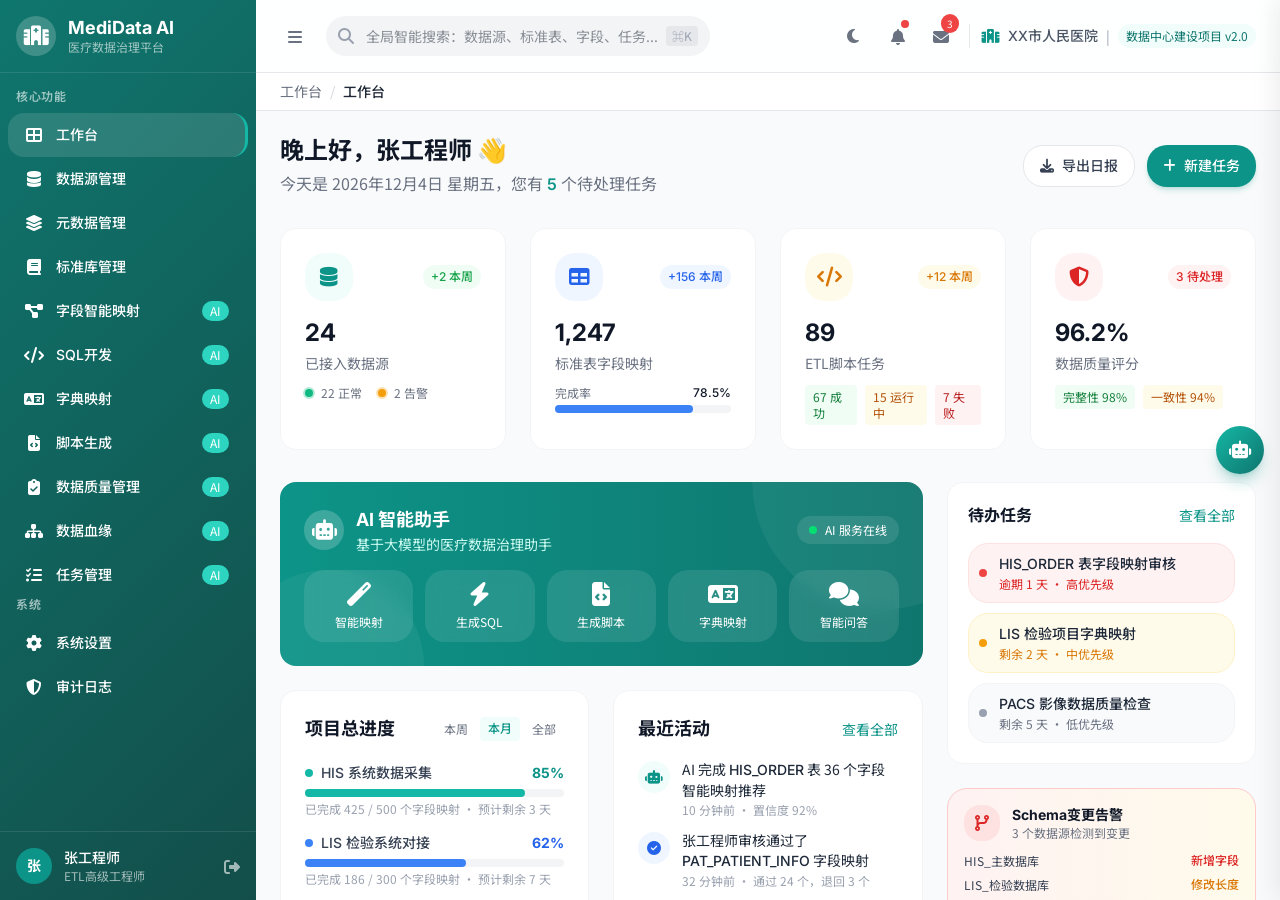
<file: prototype/index.html>
<!DOCTYPE html>
<html lang="zh-CN">
<head>
    <meta charset="UTF-8">
    <meta name="viewport" content="width=device-width, initial-scale=1.0">
    <meta name="theme-color" content="#0d9488">
    <meta name="description" content="MediData AI - 基于大模型的医疗数据治理智能平台，支持智能字段映射、SQL开发、数据血缘溯源">
    <title>MediData AI - 医疗数据治理智能平台</title>
    <link rel="preconnect" href="https://cdnjs.cloudflare.com">
    <link rel="stylesheet" href="components/tailwind.css">
    <link rel="stylesheet" href="https://cdnjs.cloudflare.com/ajax/libs/font-awesome/6.4.0/css/all.min.css">
    <link rel="stylesheet" href="components/common.css">
    <script src="components/common.js" defer></script>
</head>
<body class="bg-gray-50 dark:bg-gray-900 text-gray-800 dark:text-gray-200">
    <a href="#main-content" class="skip-link">跳转到主内容</a>
    <div class="flex h-screen overflow-hidden">
        <!-- 侧边栏 -->
        <aside id="sidebar" class="w-64 gradient-bg text-white flex flex-col flex-shrink-0"></aside>

        <!-- 主内容区 -->
        <main id="main-content" class="flex-1 flex flex-col overflow-hidden" role="main">
            <!-- 顶部导航 -->
            <header id="header" class="glass-effect border-b border-gray-200 dark:border-gray-700 px-6 py-4 flex items-center justify-between flex-shrink-0 z-10"></header>

            <!-- 面包屑 -->
            <div class="bg-white dark:bg-gray-800 border-b border-gray-200 dark:border-gray-700 px-6 py-2">
                <nav id="breadcrumb" class="breadcrumb"></nav>
            </div>

            <!-- 工作台内容 -->
            <div class="flex-1 overflow-y-auto p-6">
                <!-- 欢迎区域 -->
                <div class="mb-8" data-reveal>
                    <div class="flex items-center justify-between">
                        <div>
                            <h2 class="text-2xl font-bold text-gray-900 dark:text-gray-100">早上好，张工程师 <span class="inline-block animate-pulse-slow">👋</span></h2>
                            <p class="text-gray-500 dark:text-gray-400 mt-1" id="welcome-date">您有 <span class="text-medical-600 font-semibold">5</span> 个待处理任务</p>
                        </div>
                        <div class="flex gap-3">
                            <button id="btn-export-report" class="px-4 py-2.5 bg-white dark:bg-gray-700 border border-gray-200 dark:border-gray-700 rounded-xl text-sm font-medium text-gray-700 dark:text-gray-300 hover:bg-gray-50 dark:hover:bg-gray-600 transition-colors flex items-center gap-2 btn-transition focus-visible:ring-2 focus-visible:ring-medical-400 focus-visible:outline-none" data-action="exportDailyReport">
                                    <i class="fas fa-download" aria-hidden="true"></i> 导出日报
                                </button>
                                <button id="btn-new-task" class="px-4 py-2.5 bg-medical-600 text-white rounded-xl text-sm font-medium hover:bg-medical-700 transition-colors flex items-center gap-2 shadow-md shadow-medical-600/20 btn-transition focus-visible:ring-2 focus-visible:ring-medical-400 focus-visible:outline-none" data-action="navigate" data-args="task-management.html">
                                    <i class="fas fa-plus" aria-hidden="true"></i> 新建任务
                                </button>
                        </div>
                    </div>
                </div>

                <!-- 核心指标卡片 -->
                <div class="grid grid-cols-2 md:grid-cols-4 stats-grid gap-6 mb-8" data-reveal>
                    <div class="bg-white dark:bg-gray-800 rounded-2xl p-6 card-hover border border-gray-100 dark:border-gray-700">
                        <div class="flex items-center justify-between mb-4">
                            <div class="w-12 h-12 bg-medical-50 rounded-xl flex items-center justify-center">
                                <i class="fas fa-database text-medical-600 text-xl" aria-hidden="true"></i>
                            </div>
                            <span class="text-xs font-medium text-success-600 bg-success-50 px-2 py-1 rounded-full">+2 本周</span>
                        </div>
                        <h3 class="text-2xl font-bold text-gray-900 dark:text-gray-100">24</h3>
                        <p class="text-sm text-gray-500 dark:text-gray-400 mt-1">已接入数据源</p>
                        <div class="mt-3 flex items-center gap-2">
                            <span class="status-dot status-online"></span>
                            <span class="text-xs text-gray-500 dark:text-gray-400">22 正常</span>
                            <span class="status-dot status-warning ml-2"></span>
                            <span class="text-xs text-gray-500 dark:text-gray-400">2 告警</span>
                        </div>
                    </div>
                    <div class="bg-white dark:bg-gray-800 rounded-2xl p-6 card-hover border border-gray-100 dark:border-gray-700">
                        <div class="flex items-center justify-between mb-4">
                            <div class="w-12 h-12 bg-primary-50 rounded-xl flex items-center justify-center">
                                <i class="fas fa-table text-primary-600 text-xl" aria-hidden="true"></i>
                            </div>
                            <span class="text-xs font-medium text-primary-600 bg-primary-50 px-2 py-1 rounded-full">+156 本周</span>
                        </div>
                        <h3 class="text-2xl font-bold text-gray-900 dark:text-gray-100">1,247</h3>
                        <p class="text-sm text-gray-500 dark:text-gray-400 mt-1">标准表字段映射</p>
                        <div class="mt-3">
                            <div class="flex items-center justify-between text-xs mb-1">
                                <span class="text-gray-500 dark:text-gray-400">完成率</span>
                                <span class="font-medium text-gray-900 dark:text-gray-100">78.5%</span>
                            </div>
                            <div class="w-full bg-gray-100 dark:bg-gray-700 rounded-full h-2">
                                <div class="bg-primary-500 h-2 rounded-full transition-[width] duration-500" style="width: 78.5%"></div>
                            </div>
                        </div>
                    </div>
                    <div class="bg-white dark:bg-gray-800 rounded-2xl p-6 card-hover border border-gray-100 dark:border-gray-700">
                        <div class="flex items-center justify-between mb-4">
                            <div class="w-12 h-12 bg-warning-50 rounded-xl flex items-center justify-center">
                                <i class="fas fa-code text-warning-600 text-xl" aria-hidden="true"></i>
                            </div>
                            <span class="text-xs font-medium text-warning-600 bg-warning-50 px-2 py-1 rounded-full">+12 本周</span>
                        </div>
                        <h3 class="text-2xl font-bold text-gray-900 dark:text-gray-100">89</h3>
                        <p class="text-sm text-gray-500 dark:text-gray-400 mt-1">ETL脚本任务</p>
                        <div class="mt-3 flex items-center gap-2">
                            <span class="text-xs px-2 py-1 bg-success-50 text-success-700 rounded">67 成功</span>
                            <span class="text-xs px-2 py-1 bg-warning-50 text-warning-700 rounded">15 运行中</span>
                            <span class="text-xs px-2 py-1 bg-danger-50 text-danger-700 rounded">7 失败</span>
                        </div>
                    </div>
                    <div class="bg-white dark:bg-gray-800 rounded-2xl p-6 card-hover border border-gray-100 dark:border-gray-700">
                        <div class="flex items-center justify-between mb-4">
                            <div class="w-12 h-12 bg-danger-50 rounded-xl flex items-center justify-center">
                                <i class="fas fa-shield-alt text-danger-600 text-xl" aria-hidden="true"></i>
                            </div>
                            <span class="text-xs font-medium text-danger-600 bg-danger-50 px-2 py-1 rounded-full">3 待处理</span>
                        </div>
                        <h3 class="text-2xl font-bold text-gray-900 dark:text-gray-100">96.2%</h3>
                        <p class="text-sm text-gray-500 dark:text-gray-400 mt-1">数据质量评分</p>
                        <div class="mt-3 flex items-center gap-2">
                            <span class="text-xs px-2 py-1 bg-success-50 text-success-700 rounded">完整性 98%</span>
                            <span class="text-xs px-2 py-1 bg-warning-50 text-warning-700 rounded">一致性 94%</span>
                        </div>
                    </div>
                </div>

                <!-- 主要内容区域 -->
                <div class="grid grid-cols-12 gap-6" data-reveal>
                    <!-- 左侧：任务进度与快捷入口 -->
                    <div class="col-span-12 lg:col-span-8 space-y-6">
                        <!-- AI 智能助手 -->
                        <div class="bg-gradient-to-r from-medical-600 to-medical-700 rounded-2xl p-6 text-white relative overflow-hidden" role="region" aria-label="AI 智能助手">
                            <div class="absolute top-0 right-0 w-64 h-64 bg-white/5 rounded-full -translate-y-1/2 translate-x-1/3"></div>
                            <div class="absolute bottom-0 left-0 w-48 h-48 bg-white/5 rounded-full translate-y-1/2 -translate-x-1/4"></div>
                            <div class="relative z-10">
                                <div class="flex items-center justify-between mb-4">
                                    <div class="flex items-center gap-3">
                                        <div class="w-10 h-10 bg-white/20 rounded-xl flex items-center justify-center animate-pulse-slow">
                                            <i class="fas fa-robot text-xl" aria-hidden="true"></i>
                                        </div>
                                        <div>
                                            <h3 class="text-lg font-bold">AI 智能助手</h3>
                                            <p class="text-medical-100 text-sm">基于大模型的医疗数据治理助手</p>
                                        </div>
                                    </div>
                                    <div class="flex items-center gap-2 bg-white/10 rounded-lg px-3 py-1.5">
                                        <span class="w-2 h-2 bg-green-400 rounded-full animate-pulse"></span>
                                        <span class="text-xs">AI 服务在线</span>
                                    </div>
                                </div>
                                <div class="grid grid-cols-5 gap-3 mt-4">
                                    <a href="field-mapping.html" class="bg-white/10 hover:bg-white/20 backdrop-blur-sm rounded-xl p-3 text-center transition-colors transition-shadow btn-transition focus-visible:ring-2 focus-visible:ring-white/50 focus-visible:outline-none">
                                        <i class="fas fa-magic text-2xl mb-2" aria-hidden="true"></i>
                                        <p class="text-xs">智能映射</p>
                                    </a>
                                    <a href="sql-developer.html" class="bg-white/10 hover:bg-white/20 backdrop-blur-sm rounded-xl p-3 text-center transition-colors transition-shadow btn-transition focus-visible:ring-2 focus-visible:ring-white/50 focus-visible:outline-none">
                                        <i class="fas fa-bolt text-2xl mb-2" aria-hidden="true"></i>
                                        <p class="text-xs">生成SQL</p>
                                    </a>
                                    <a href="script-generator.html" class="bg-white/10 hover:bg-white/20 backdrop-blur-sm rounded-xl p-3 text-center transition-colors transition-shadow btn-transition focus-visible:ring-2 focus-visible:ring-white/50 focus-visible:outline-none">
                                        <i class="fas fa-file-code text-2xl mb-2" aria-hidden="true"></i>
                                        <p class="text-xs">生成脚本</p>
                                    </a>
                                    <a href="dictionary.html" class="bg-white/10 hover:bg-white/20 backdrop-blur-sm rounded-xl p-3 text-center transition-colors transition-shadow btn-transition focus-visible:ring-2 focus-visible:ring-white/50 focus-visible:outline-none">
                                        <i class="fas fa-language text-2xl mb-2" aria-hidden="true"></i>
                                        <p class="text-xs">字典映射</p>
                                    </a>
                                    <button type="button" class="bg-white/10 hover:bg-white/20 backdrop-blur-sm rounded-xl p-3 text-center transition-colors transition-shadow btn-transition focus-visible:ring-2 focus-visible:ring-white/50 focus-visible:outline-none" data-action="toggleAIDrawer">
                                        <i class="fas fa-comments text-2xl mb-2" aria-hidden="true"></i>
                                        <p class="text-xs">智能问答</p>
                                    </button>
                                </div>
                            </div>
                        </div>

                        <!-- 第二行：项目进度 + 最近活动 -->
                        <div class="grid grid-cols-2 gap-6">
                            <!-- 项目进度 -->
                            <div class="bg-white dark:bg-gray-800 rounded-2xl p-6 border border-gray-100 dark:border-gray-700">
                                <div class="flex items-center justify-between mb-5">
                                    <h3 class="text-lg font-bold text-gray-900 dark:text-gray-100">项目总进度</h3>
                                    <div class="flex gap-1">
                                        <button type="button" class="text-xs text-gray-500 dark:text-gray-400 hover:text-medical-600 px-2 py-1 rounded hover:bg-medical-50 transition-colors focus-visible:ring-2 focus-visible:ring-medical-400 focus-visible:outline-none" data-action="switchTimeDimension">本周</button>
                                    <button type="button" class="text-xs text-medical-600 bg-medical-50 px-2 py-1 rounded font-medium focus-visible:ring-2 focus-visible:ring-medical-400 focus-visible:outline-none" data-action="switchTimeDimension">本月</button>
                                    <button type="button" class="text-xs text-gray-500 dark:text-gray-400 hover:text-medical-600 px-2 py-1 rounded hover:bg-medical-50 transition-colors focus-visible:ring-2 focus-visible:ring-medical-400 focus-visible:outline-none" data-action="switchTimeDimension">全部</button>
                                    </div>
                                </div>
                                <div class="space-y-4">
                                    <div data-progress-item>
                                        <div class="flex items-center justify-between mb-1.5">
                                            <div class="flex items-center gap-2">
                                                <span class="w-2 h-2 bg-medical-500 rounded-full"></span>
                                                <span class="text-sm font-medium text-gray-700">HIS 系统数据采集</span>
                                            </div>
                                            <span class="text-sm font-bold text-medical-600">85%</span>
                                        </div>
                                        <div class="w-full bg-gray-100 dark:bg-gray-700 rounded-full h-2">
                                            <div class="bg-medical-500 h-2 rounded-full transition-[width] duration-500" style="width: 85%"></div>
                                        </div>
                                        <p class="text-xs text-gray-400 mt-1">已完成 425 / 500 个字段映射 · 预计剩余 3 天</p>
                                    </div>
                                    <div data-progress-item>
                                        <div class="flex items-center justify-between mb-1.5">
                                            <div class="flex items-center gap-2">
                                                <span class="w-2 h-2 bg-primary-500 rounded-full"></span>
                                                <span class="text-sm font-medium text-gray-700">LIS 检验系统对接</span>
                                            </div>
                                            <span class="text-sm font-bold text-primary-600">62%</span>
                                        </div>
                                        <div class="w-full bg-gray-100 dark:bg-gray-700 rounded-full h-2">
                                            <div class="bg-primary-500 h-2 rounded-full transition-[width] duration-500" style="width: 62%"></div>
                                        </div>
                                        <p class="text-xs text-gray-400 mt-1">已完成 186 / 300 个字段映射 · 预计剩余 7 天</p>
                                    </div>
                                    <div data-progress-item>
                                        <div class="flex items-center justify-between mb-1.5">
                                            <div class="flex items-center gap-2">
                                                <span class="w-2 h-2 bg-warning-500 rounded-full"></span>
                                                <span class="text-sm font-medium text-gray-700">PACS 影像数据迁移</span>
                                            </div>
                                            <span class="text-sm font-bold text-warning-600">38%</span>
                                        </div>
                                        <div class="w-full bg-gray-100 dark:bg-gray-700 rounded-full h-2">
                                            <div class="bg-warning-500 h-2 rounded-full transition-[width] duration-500" style="width: 38%"></div>
                                        </div>
                                        <p class="text-xs text-gray-400 mt-1">已完成 76 / 200 个字段映射 · 预计剩余 14 天</p>
                                    </div>
                                </div>
                            </div>

                            <!-- 最近活动 -->
                            <div class="bg-white dark:bg-gray-800 rounded-2xl p-6 border border-gray-100 dark:border-gray-700">
                                <div class="flex items-center justify-between mb-4">
                                    <h3 class="text-lg font-bold text-gray-900 dark:text-gray-100">最近活动</h3>
                                    <a href="audit-log.html" class="text-sm text-medical-600 hover:text-medical-700">查看全部</a>
                                </div>
                                <div class="space-y-3">
                                    <div class="flex items-start gap-3">
                                        <div class="w-8 h-8 bg-medical-50 rounded-lg flex items-center justify-center flex-shrink-0 mt-0.5">
                                            <i class="fas fa-robot text-medical-600 text-sm" aria-hidden="true"></i>
                                        </div>
                                        <div class="flex-1">
                                            <p class="text-sm text-gray-800">AI 完成 <span class="font-medium">HIS_ORDER</span> 表 36 个字段智能映射推荐</p>
                                            <p class="text-xs text-gray-400 mt-0.5">10 分钟前 · 置信度 92%</p>
                                        </div>
                                    </div>
                                    <div class="flex items-start gap-3">
                                        <div class="w-8 h-8 bg-primary-50 rounded-lg flex items-center justify-center flex-shrink-0 mt-0.5">
                                            <i class="fas fa-check-circle text-primary-600 text-sm" aria-hidden="true"></i>
                                        </div>
                                        <div class="flex-1">
                                            <p class="text-sm text-gray-800">张工程师审核通过了 <span class="font-medium">PAT_PATIENT_INFO</span> 字段映射</p>
                                            <p class="text-xs text-gray-400 mt-0.5">32 分钟前 · 通过 24 个，退回 3 个</p>
                                        </div>
                                    </div>
                                    <div class="flex items-start gap-3">
                                        <div class="w-8 h-8 bg-danger-50 rounded-lg flex items-center justify-center flex-shrink-0 mt-0.5">
                                            <i class="fas fa-shield-alt text-danger-600 text-sm" aria-hidden="true"></i>
                                        </div>
                                        <div class="flex-1">
                                            <p class="text-sm text-gray-800">数据质量检查发现 <span class="font-medium">PACS_IMAGE</span> 表 15 条异常记录</p>
                                            <p class="text-xs text-gray-400 mt-0.5">45 分钟前 · 影像日期格式不一致</p>
                                        </div>
                                    </div>
                                    <div class="flex items-start gap-3">
                                        <div class="w-8 h-8 bg-warning-50 rounded-lg flex items-center justify-center flex-shrink-0 mt-0.5">
                                            <i class="fas fa-exclamation-triangle text-warning-600 text-sm" aria-hidden="true"></i>
                                        </div>
                                        <div class="flex-1">
                                            <p class="text-sm text-gray-800">数据源 <span class="font-medium">LIS_检验库</span> 连接异常</p>
                                            <p class="text-xs text-gray-400 mt-0.5">1 小时前 · 已自动重试 3 次</p>
                                        </div>
                                    </div>
                                    <div class="flex items-start gap-3">
                                        <div class="w-8 h-8 bg-success-50 rounded-lg flex items-center justify-center flex-shrink-0 mt-0.5">
                                            <i class="fas fa-play text-success-600 text-sm" aria-hidden="true"></i>
                                        </div>
                                        <div class="flex-1">
                                            <p class="text-sm text-gray-800">ETL 任务 <span class="font-medium">HIS_PATIENT_SYNC</span> 执行成功</p>
                                            <p class="text-xs text-gray-400 mt-0.5">2 小时前 · 同步 12,450 条记录</p>
                                        </div>
                                    </div>
                                </div>
                            </div>
                        </div>

                        <!-- 第三行：数据源状态 + ETL任务监控 -->
                        <div class="grid grid-cols-2 gap-6">
                            <!-- 数据源状态监控 -->
                            <div class="bg-white dark:bg-gray-800 rounded-2xl p-6 border border-gray-100 dark:border-gray-700">
                                <div class="flex items-center justify-between mb-4">
                                    <h3 class="text-lg font-bold text-gray-900 dark:text-gray-100">数据源状态监控</h3>
                                    <a href="datasource.html" class="text-sm text-medical-600 hover:text-medical-700">管理</a>
                                </div>
                                <div class="space-y-3">
                                    <div class="flex items-center gap-3 p-3 bg-gray-50 dark:bg-gray-700 rounded-xl">
                                        <div class="w-10 h-10 bg-success-50 rounded-lg flex items-center justify-center flex-shrink-0">
                                            <i class="fas fa-database text-success-600" aria-hidden="true"></i>
                                        </div>
                                        <div class="flex-1 min-w-0">
                                            <div class="flex items-center justify-between">
                                                <p class="text-sm font-medium text-gray-800 truncate">HIS_主数据库</p>
                                                <span class="text-xs bg-success-50 text-success-600 px-2 py-0.5 rounded-full">正常</span>
                                            </div>
                                            <p class="text-xs text-gray-500 mt-0.5">Oracle · 156 表 · 2,340 字段</p>
                                        </div>
                                        <span class="text-xs text-gray-400">2分钟前</span>
                                    </div>
                                    <div class="flex items-center gap-3 p-3 bg-warning-50 dark:bg-yellow-900/20 rounded-xl border border-warning-100 dark:border-warning-800">
                                        <div class="w-10 h-10 bg-warning-100 rounded-lg flex items-center justify-center flex-shrink-0">
                                            <i class="fas fa-database text-warning-600" aria-hidden="true"></i>
                                        </div>
                                        <div class="flex-1 min-w-0">
                                            <div class="flex items-center justify-between">
                                                <p class="text-sm font-medium text-gray-800 truncate">LIS_检验数据库</p>
                                                <span class="text-xs bg-warning-50 text-warning-600 px-2 py-0.5 rounded-full">告警</span>
                                            </div>
                                            <p class="text-xs text-warning-600 mt-0.5">连接超时 · Schema变更待处理</p>
                                        </div>
                                        <span class="text-xs text-gray-400">1小时前</span>
                                    </div>
                                    <div class="flex items-center gap-3 p-3 bg-gray-50 dark:bg-gray-700 rounded-xl">
                                        <div class="w-10 h-10 bg-success-50 rounded-lg flex items-center justify-center flex-shrink-0">
                                            <i class="fas fa-image text-success-600" aria-hidden="true"></i>
                                        </div>
                                        <div class="flex-1 min-w-0">
                                            <div class="flex items-center justify-between">
                                                <p class="text-sm font-medium text-gray-800 truncate">PACS_影像数据库</p>
                                                <span class="text-xs bg-success-50 text-success-600 px-2 py-0.5 rounded-full">正常</span>
                                            </div>
                                            <p class="text-xs text-gray-500 mt-0.5">PostgreSQL · 89 表 · 1,560 字段</p>
                                        </div>
                                        <span class="text-xs text-gray-400">5分钟前</span>
                                    </div>
                                </div>
                            </div>

                            <!-- ETL任务实时监控 -->
                            <div class="bg-white dark:bg-gray-800 rounded-2xl p-6 border border-gray-100 dark:border-gray-700">
                                <div class="flex items-center justify-between mb-4">
                                    <h3 class="text-lg font-bold text-gray-900 dark:text-gray-100">ETL任务实时监控</h3>
                                    <a href="task-management.html" class="text-sm text-medical-600 hover:text-medical-700">全部任务</a>
                                </div>
                                <div class="space-y-3">
                                    <div class="flex items-center gap-3 p-3 bg-gray-50 dark:bg-gray-700 rounded-xl">
                                        <div class="w-10 h-10 bg-success-50 rounded-lg flex items-center justify-center flex-shrink-0">
                                            <i class="fas fa-check-circle text-success-600" aria-hidden="true"></i>
                                        </div>
                                        <div class="flex-1 min-w-0">
                                            <div class="flex items-center justify-between">
                                                <p class="text-sm font-medium text-gray-800 truncate">HIS_PATIENT_SYNC</p>
                                                <span class="text-xs bg-success-50 text-success-600 px-2 py-0.5 rounded-full">成功</span>
                                            </div>
                                            <p class="text-xs text-gray-500 mt-0.5">同步 12,450 条 · 耗时 3分24秒</p>
                                        </div>
                                        <span class="text-xs text-gray-400">2小时前</span>
                                    </div>
                                    <div class="flex items-center gap-3 p-3 bg-primary-50 dark:bg-blue-900/20 rounded-xl border border-primary-100 dark:border-primary-800">
                                        <div class="w-10 h-10 bg-primary-100 rounded-lg flex items-center justify-center flex-shrink-0">
                                            <i class="fas fa-spinner fa-spin text-primary-600" aria-hidden="true"></i>
                                        </div>
                                        <div class="flex-1 min-w-0">
                                            <div class="flex items-center justify-between">
                                                <p class="text-sm font-medium text-gray-800 truncate">LIS_RESULT_ETL</p>
                                                <span class="text-xs bg-primary-50 text-primary-600 px-2 py-0.5 rounded-full">运行中</span>
                                            </div>
                                            <p class="text-xs text-gray-500 mt-0.5">已处理 45,230 / 89,100 条 · 51%</p>
                                            <div class="w-full bg-gray-200 dark:bg-gray-600 rounded-full h-1 mt-1.5">
                                                <div class="bg-primary-500 h-1 rounded-full transition-[width] duration-500" style="width: 51%"></div>
                                            </div>
                                        </div>
                                        <span class="text-xs text-gray-400">进行中</span>
                                    </div>
                                    <div class="flex items-center gap-3 p-3 bg-danger-50 dark:bg-red-900/20 rounded-xl border border-danger-100 dark:border-danger-800">
                                        <div class="w-10 h-10 bg-danger-100 rounded-lg flex items-center justify-center flex-shrink-0">
                                            <i class="fas fa-times-circle text-danger-600" aria-hidden="true"></i>
                                        </div>
                                        <div class="flex-1 min-w-0">
                                            <div class="flex items-center justify-between">
                                                <p class="text-sm font-medium text-gray-800 truncate">PACS_IMAGE_MIGRATE</p>
                                                <span class="text-xs bg-danger-50 text-danger-600 px-2 py-0.5 rounded-full">失败</span>
                                            </div>
                                            <p class="text-xs text-danger-600 mt-0.5">磁盘空间不足 · 已重试 2/3 次</p>
                                        </div>
                                        <button type="button" class="text-xs bg-danger-600 text-white px-2 py-1 rounded hover:bg-danger-700 transition-colors focus-visible:ring-2 focus-visible:ring-danger-400 focus-visible:outline-none" data-action="showToast" data-args="重新启动任务...|info">重试</button>
                                    </div>
                                </div>
                            </div>
                        </div>
                    </div>

                    <!-- 右侧：待办任务与系统状态 -->
                    <div class="col-span-12 lg:col-span-4 space-y-6">
                        <!-- 待办任务 -->
                        <div class="bg-white dark:bg-gray-800 rounded-2xl p-5 border border-gray-100 dark:border-gray-700">
                            <div class="flex items-center justify-between mb-4">
                                <h3 class="text-base font-bold text-gray-900 dark:text-gray-100">待办任务</h3>
                                <a href="task-management.html" class="text-sm text-medical-600 hover:text-medical-700">查看全部</a>
                            </div>
                            <div class="space-y-2.5">
                                <a href="task-management.html" class="flex items-center gap-3 p-2.5 bg-danger-50 rounded-xl border border-danger-100 hover:shadow-md transition-colors transition-shadow cursor-pointer focus-visible:ring-2 focus-visible:ring-danger-400 focus-visible:outline-none">
                                    <div class="w-2 h-2 bg-danger-500 rounded-full flex-shrink-0"></div>
                                    <div class="flex-1 min-w-0">
                                        <p class="text-sm font-medium text-gray-800 truncate">HIS_ORDER 表字段映射审核</p>
                                        <p class="text-xs text-danger-600 mt-0.5">逾期 1 天 · 高优先级</p>
                                    </div>
                                </a>
                                <a href="task-management.html" class="flex items-center gap-3 p-2.5 bg-warning-50 rounded-xl border border-warning-100 hover:shadow-md transition-colors transition-shadow cursor-pointer focus-visible:ring-2 focus-visible:ring-warning-400 focus-visible:outline-none">
                                    <div class="w-2 h-2 bg-warning-500 rounded-full flex-shrink-0"></div>
                                    <div class="flex-1 min-w-0">
                                        <p class="text-sm font-medium text-gray-800 truncate">LIS 检验项目字典映射</p>
                                        <p class="text-xs text-warning-600 mt-0.5">剩余 2 天 · 中优先级</p>
                                    </div>
                                </a>
                                <a href="task-management.html" class="flex items-center gap-3 p-2.5 bg-gray-50 dark:bg-gray-900 rounded-xl border border-gray-100 dark:border-gray-700 hover:shadow-md transition-colors transition-shadow cursor-pointer focus-visible:ring-2 focus-visible:ring-gray-400 focus-visible:outline-none">
                                    <div class="w-2 h-2 bg-gray-400 rounded-full flex-shrink-0"></div>
                                    <div class="flex-1 min-w-0">
                                        <p class="text-sm font-medium text-gray-800 truncate">PACS 影像数据质量检查</p>
                                        <p class="text-xs text-gray-500 dark:text-gray-400 mt-0.5">剩余 5 天 · 低优先级</p>
                                    </div>
                                </a>
                            </div>
                        </div>

                        <!-- Schema变更告警 -->
                        <div class="bg-gradient-to-r from-danger-50 to-warning-50 dark:from-danger-900/20 dark:to-warning-900/20 rounded-xl p-4 border border-danger-200 dark:border-danger-700">
                            <div class="flex items-center gap-3 mb-3">
                                <div class="w-9 h-9 bg-danger-100 rounded-lg flex items-center justify-center">
                                    <i class="fas fa-code-branch text-danger-600" aria-hidden="true"></i>
                                </div>
                                <div>
                                    <p class="text-sm font-bold text-gray-900 dark:text-gray-100">Schema变更告警</p>
                                    <p class="text-xs text-gray-500 dark:text-gray-400">3 个数据源检测到变更</p>
                                </div>
                            </div>
                            <div class="space-y-2">
                                <div class="flex items-center justify-between text-xs">
                                    <span class="text-gray-700 dark:text-gray-300">HIS_主数据库</span>
                                    <span class="text-danger-600 font-medium">新增字段</span>
                                </div>
                                <div class="flex items-center justify-between text-xs">
                                    <span class="text-gray-700 dark:text-gray-300">LIS_检验数据库</span>
                                    <span class="text-warning-600 font-medium">修改长度</span>
                                </div>
                                <div class="flex items-center justify-between text-xs">
                                    <span class="text-gray-700 dark:text-gray-300">EMR_电子病历库</span>
                                    <span class="text-warning-600 font-medium">删除字段</span>
                                </div>
                            </div>
                            <button type="button" class="w-full mt-3 py-2 bg-danger-600 text-white rounded-xl text-xs font-medium hover:bg-danger-700 transition-colors focus-visible:ring-2 focus-visible:ring-danger-400 focus-visible:outline-none" data-action="showToast" data-args="正在分析Schema变更影响...|info">
                                查看影响分析
                            </button>
                        </div>

                        <!-- 系统健康度 + 数据质量概览 合并 -->
                        <div class="bg-white dark:bg-gray-800 rounded-2xl p-5 border border-gray-100 dark:border-gray-700">
                            <div class="flex items-center justify-between mb-4">
                                <h3 class="text-base font-bold text-gray-900 dark:text-gray-100">系统健康度</h3>
                                <span class="text-xs bg-success-50 text-success-700 px-2 py-0.5 rounded-full">92%</span>
                            </div>
                            <div class="grid grid-cols-2 gap-2 mb-4">
                                <div class="flex items-center gap-2 p-2 bg-gray-50 dark:bg-gray-700 rounded-lg">
                                    <span class="w-2 h-2 bg-success-500 rounded-full"></span>
                                    <span class="text-xs text-gray-600 dark:text-gray-300">数据源连接</span>
                                </div>
                                <div class="flex items-center gap-2 p-2 bg-gray-50 dark:bg-gray-700 rounded-lg">
                                    <span class="w-2 h-2 bg-success-500 rounded-full"></span>
                                    <span class="text-xs text-gray-600 dark:text-gray-300">ETL 任务</span>
                                </div>
                                <div class="flex items-center gap-2 p-2 bg-gray-50 dark:bg-gray-700 rounded-lg">
                                    <span class="w-2 h-2 bg-success-500 rounded-full"></span>
                                    <span class="text-xs text-gray-600 dark:text-gray-300">AI 服务</span>
                                </div>
                                <div class="flex items-center gap-2 p-2 bg-warning-50 dark:bg-yellow-900/20 rounded-lg">
                                    <span class="w-2 h-2 bg-warning-500 rounded-full"></span>
                                    <span class="text-xs text-warning-600">存储 78%</span>
                                </div>
                            </div>
                            <div class="border-t border-gray-100 dark:border-gray-700 pt-3">
                                <p class="text-xs font-medium text-gray-700 dark:text-gray-300 mb-2">数据质量维度</p>
                                <div class="space-y-2">
                                    <div>
                                        <div class="flex items-center justify-between text-xs mb-1">
                                            <span class="text-gray-500">完整性</span>
                                            <span class="text-success-600 font-medium">98.5%</span>
                                        </div>
                                        <div class="w-full bg-gray-100 dark:bg-gray-700 rounded-full h-1.5">
                                            <div class="bg-success-500 h-1.5 rounded-full" style="width: 98.5%"></div>
                                        </div>
                                    </div>
                                    <div>
                                        <div class="flex items-center justify-between text-xs mb-1">
                                            <span class="text-gray-500">一致性</span>
                                            <span class="text-warning-600 font-medium">94.2%</span>
                                        </div>
                                        <div class="w-full bg-gray-100 dark:bg-gray-700 rounded-full h-1.5">
                                            <div class="bg-warning-500 h-1.5 rounded-full" style="width: 94.2%"></div>
                                        </div>
                                    </div>
                                    <div>
                                        <div class="flex items-center justify-between text-xs mb-1">
                                            <span class="text-gray-500">准确性</span>
                                            <span class="text-success-600 font-medium">96.8%</span>
                                        </div>
                                        <div class="w-full bg-gray-100 dark:bg-gray-700 rounded-full h-1.5">
                                            <div class="bg-success-500 h-1.5 rounded-full" style="width: 96.8%"></div>
                                        </div>
                                    </div>
                                    <div>
                                        <div class="flex items-center justify-between text-xs mb-1">
                                            <span class="text-gray-500">及时性</span>
                                            <span class="text-success-600 font-medium">99.1%</span>
                                        </div>
                                        <div class="w-full bg-gray-100 dark:bg-gray-700 rounded-full h-1.5">
                                            <div class="bg-success-500 h-1.5 rounded-full" style="width: 99.1%"></div>
                                        </div>
                                    </div>
                                </div>
                                <div class="mt-3 pt-2 border-t border-gray-100 dark:border-gray-700 flex items-center justify-between text-xs">
                                    <span class="text-gray-500">今日检查 2,456,789 条</span>
                                    <span class="text-danger-600 font-medium">异常 1,247 条</span>
                                </div>
                            </div>
                        </div>

                        <!-- 快捷操作 -->
                        <div class="bg-white dark:bg-gray-800 rounded-2xl p-5 border border-gray-100 dark:border-gray-700">
                            <h3 class="text-base font-bold text-gray-900 dark:text-gray-100 mb-3">快捷操作</h3>
                            <div class="grid grid-cols-5 gap-2">
                                <a href="datasource.html" class="flex flex-col items-center gap-1.5 p-2 bg-gray-50 dark:bg-gray-900 rounded-xl hover:bg-medical-50 transition-colors group focus-visible:ring-2 focus-visible:ring-medical-400 focus-visible:outline-none">
                                    <i class="fas fa-database text-medical-600 text-base group-hover:scale-110 transition-transform" aria-hidden="true"></i>
                                    <span class="text-xs font-medium text-gray-700">数据源</span>
                                </a>
                                <a href="field-mapping.html" class="flex flex-col items-center gap-1.5 p-2 bg-gray-50 dark:bg-gray-900 rounded-xl hover:bg-medical-50 transition-colors group focus-visible:ring-2 focus-visible:ring-medical-400 focus-visible:outline-none">
                                    <i class="fas fa-project-diagram text-medical-600 text-base group-hover:scale-110 transition-transform" aria-hidden="true"></i>
                                    <span class="text-xs font-medium text-gray-700">字段映射</span>
                                </a>
                                <a href="sql-developer.html" class="flex flex-col items-center gap-1.5 p-2 bg-gray-50 dark:bg-gray-900 rounded-xl hover:bg-medical-50 transition-colors group focus-visible:ring-2 focus-visible:ring-medical-400 focus-visible:outline-none">
                                    <i class="fas fa-code text-medical-600 text-base group-hover:scale-110 transition-transform" aria-hidden="true"></i>
                                    <span class="text-xs font-medium text-gray-700">SQL开发</span>
                                </a>
                                <a href="script-generator.html" class="flex flex-col items-center gap-1.5 p-2 bg-gray-50 dark:bg-gray-900 rounded-xl hover:bg-medical-50 transition-colors group focus-visible:ring-2 focus-visible:ring-medical-400 focus-visible:outline-none">
                                    <i class="fas fa-file-code text-medical-600 text-base group-hover:scale-110 transition-transform" aria-hidden="true"></i>
                                    <span class="text-xs font-medium text-gray-700">生成脚本</span>
                                </a>
                                <a href="data-quality.html" class="flex flex-col items-center gap-1.5 p-2 bg-gray-50 dark:bg-gray-900 rounded-xl hover:bg-medical-50 transition-colors group focus-visible:ring-2 focus-visible:ring-medical-400 focus-visible:outline-none">
                                    <i class="fas fa-clipboard-check text-medical-600 text-base group-hover:scale-110 transition-transform" aria-hidden="true"></i>
                                    <span class="text-xs font-medium text-gray-700">数据质量</span>
                                </a>
                            </div>
                        </div>
                    </div>
                </div>
            </div>
        </main>
    </div>

    <script>
    // 动态欢迎语与日期
    (function() {
        const now = new Date();
        const hour = now.getHours();
        const greeting = hour < 12 ? '早上好' : hour < 18 ? '下午好' : '晚上好';
        const dateStr = now.getFullYear() + '年' + (now.getMonth() + 1) + '月' + now.getDate() + '日';
        const weekdays = ['日', '一', '二', '三', '四', '五', '六'];
        const titleEl = document.querySelector('h2');
        if (titleEl) titleEl.innerHTML = greeting + '，张工程师 <span class="inline-block animate-pulse-slow">👋</span>';
        const dateEl = document.getElementById('welcome-date');
        if (dateEl) dateEl.innerHTML = '今天是 ' + dateStr + ' 星期' + weekdays[now.getDay()] + '，您有 <span class="text-medical-600 font-semibold">5</span> 个待处理任务';
    })();

    function exportDailyReport() {
        // 异步模拟报表生成，让 loading 态对用户可见
        MediData.btnLoading.show('btn-export-report', '生成中...');
        setTimeout(function() {
            doExportReport();
            MediData.btnLoading.hide('btn-export-report');
            showToast('日报已导出', 'success');
        }, 900);
    }

    function doExportReport() {
        const now = new Date();
        const dateStr = now.getFullYear() + '-' + String(now.getMonth() + 1).padStart(2, '0') + '-' + String(now.getDate()).padStart(2, '0');
        const report = [
            '=== MediData AI 医疗数据治理日报 ===',
            '导出时间: ' + dateStr,
            '',
            '--- 数据源状态 ---',
            '已接入数据源: 24',
            '正常运行: 22',
            '告警: 2',
            '',
            '--- 字段映射进度 ---',
            'HIS 系统数据采集: 85% (425/500)',
            'LIS 检验系统对接: 62% (186/300)',
            'PACS 影像数据迁移: 38% (76/200)',
            '标准表字段映射总计: 1,247 (完成率 78.5%)',
            '',
            '--- ETL任务执行情况 ---',
            'ETL脚本任务总数: 89',
            '成功: 67',
            '运行中: 15',
            '失败: 7',
            '',
            '--- 数据质量监控 ---',
            '质量评分: 96.2%',
            '完整性: 98.5%',
            '一致性: 94.2%',
            '准确性: 96.8%',
            '及时性: 99.1%',
            '今日检查记录: 2,456,789 条',
            '异常记录: 1,247 条 (0.05%)',
            '',
            '--- AI智能推荐 ---',
            'AI推荐次数: 2,456',
            '采纳率: 87.3%',
            '节省工时: 约320h',
            '',
            '--- 待办任务 ---',
            '1. HIS_ORDER 表字段映射审核 (逾期1天, 高优先级)',
            '2. LIS 检验项目字典映射 (剩余2天, 中优先级)',
            '3. PACS 影像数据质量检查 (剩余5天, 低优先级)'
        ].join('\n');

        const blob = new Blob([report], { type: 'text/plain;charset=utf-8' });
        const url = URL.createObjectURL(blob);
        const a = document.createElement('a');
        a.href = url;
        a.download = 'MediData_日报_' + dateStr + '.txt';
        document.body.appendChild(a);
        a.click();
        document.body.removeChild(a);
        URL.revokeObjectURL(url);
    }

    // 时间维度联动：切换时更新三个项目进度（演示数据）
    var PROGRESS_SNAPSHOTS = {
        '本周': [
            { pct: 12, desc: '本周新增 60 / 500 个字段映射 · 进度符合预期' },
            { pct: 8,  desc: '本周新增 24 / 300 个字段映射 · 进度符合预期' },
            { pct: 5,  desc: '本周新增 10 / 200 个字段映射 · 略有滞后' }
        ],
        '本月': [
            { pct: 85, desc: '已完成 425 / 500 个字段映射 · 预计剩余 3 天' },
            { pct: 62, desc: '已完成 186 / 300 个字段映射 · 预计剩余 7 天' },
            { pct: 38, desc: '已完成 76 / 200 个字段映射 · 预计剩余 14 天' }
        ],
        '全部': [
            { pct: 85, desc: '累计完成 425 / 500 个字段映射（含历史批次）' },
            { pct: 62, desc: '累计完成 186 / 300 个字段映射（含历史批次）' },
            { pct: 38, desc: '累计完成 76 / 200 个字段映射（含历史批次）' }
        ]
    };

    function switchTimeDimension(btn) {
        const siblings = btn.parentElement.querySelectorAll('button');
        siblings.forEach(function(b) {
            b.className = 'text-xs text-gray-500 dark:text-gray-400 hover:text-medical-600 px-2 py-1 rounded hover:bg-medical-50 transition-colors focus-visible:ring-2 focus-visible:ring-medical-400 focus-visible:outline-none';
            b.setAttribute('aria-pressed', 'false');
        });
        btn.className = 'text-xs text-medical-600 bg-medical-50 px-2 py-1 rounded font-medium focus-visible:ring-2 focus-visible:ring-medical-400 focus-visible:outline-none';
        btn.setAttribute('aria-pressed', 'true');

        const data = PROGRESS_SNAPSHOTS[btn.textContent.trim()];
        if (!data) return;
        document.querySelectorAll('[data-progress-item]').forEach(function(block, i) {
            const snap = data[i];
            if (!snap) return;
            const pctEl = block.querySelector('.text-sm.font-bold');
            const barEl = block.querySelector('.rounded-full[style*="width"]');
            const descEl = block.querySelector('p.text-xs');
            if (pctEl) pctEl.textContent = snap.pct + '%';
            if (barEl) barEl.style.width = snap.pct + '%';
            if (descEl) descEl.textContent = snap.desc;
        });
    }

    // 注册 data-action 处理器（页面级函数）
    if (window.MediData && MediData.registerAction) {
        MediData.registerAction('exportDailyReport', function() { exportDailyReport(); });
        MediData.registerAction('switchTimeDimension', function(el) { switchTimeDimension(el); });
    }
    </script>
</body>
</html>
</file>
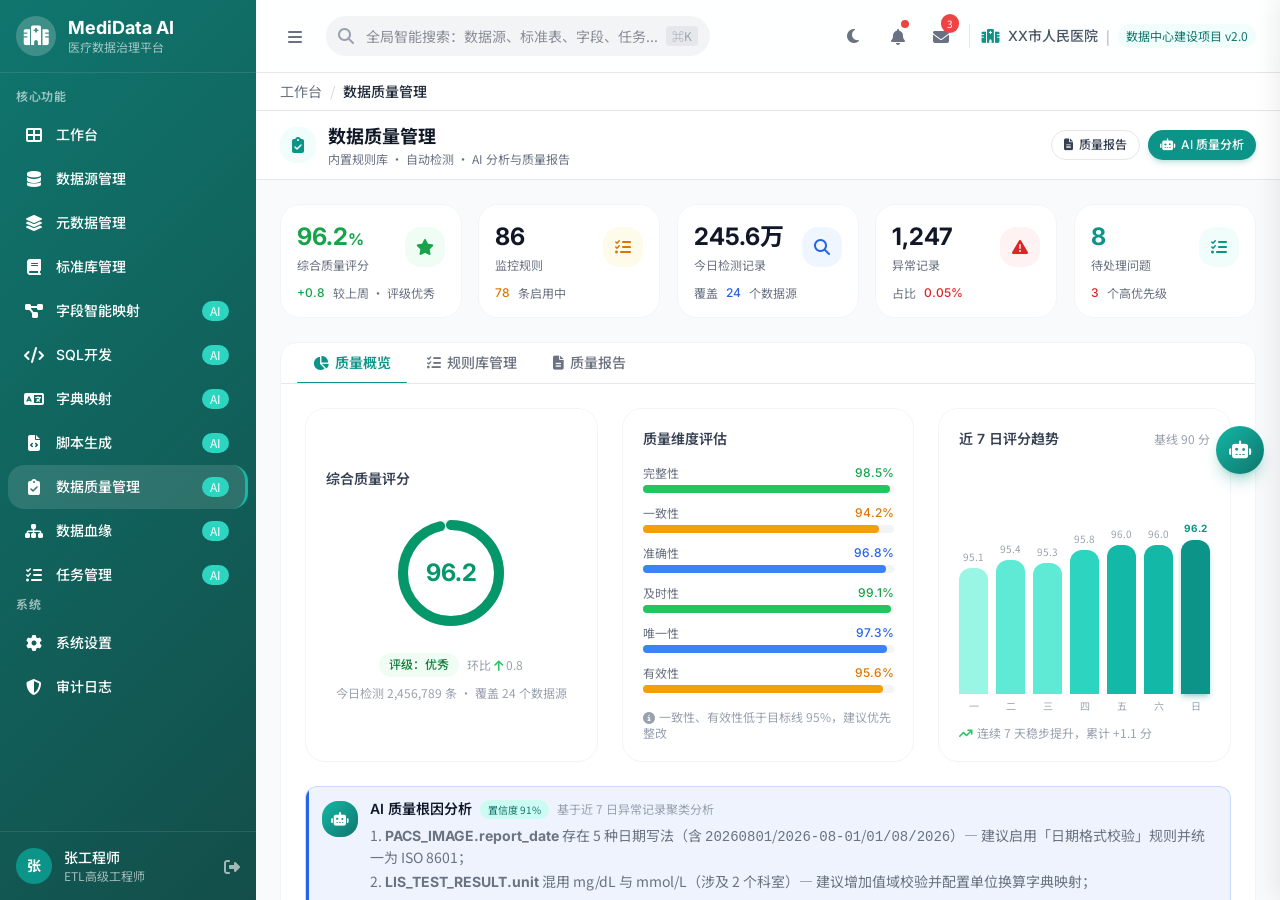
<file: prototype/data-quality.html>
<!DOCTYPE html>
<html lang="zh-CN">
<head>
    <meta charset="UTF-8">
    <meta name="viewport" content="width=device-width, initial-scale=1.0">
    <meta name="theme-color" content="#0d9488">
    <meta name="description" content="数据质量管理 - 内置规则库、自动检测、AI 质量分析与质量报告">
    <title>数据质量管理 - MediData AI</title>
    <link rel="preconnect" href="https://cdnjs.cloudflare.com">
    <link rel="stylesheet" href="components/tailwind.css">
    <link rel="stylesheet" href="https://cdnjs.cloudflare.com/ajax/libs/font-awesome/6.4.0/css/all.min.css">
    <link rel="stylesheet" href="components/common.css">
    <script src="components/common.js" defer></script>
</head>
<body class="bg-gray-50 dark:bg-gray-900 text-gray-800 dark:text-gray-200">
    <a href="#main-content" class="skip-link">跳转到主内容</a>
    <div class="flex h-screen overflow-hidden">
        <!-- 侧边栏 -->
        <aside id="sidebar" class="w-64 gradient-bg text-white flex flex-col flex-shrink-0"></aside>

        <!-- 主内容区 -->
        <main id="main-content" class="flex-1 flex flex-col overflow-hidden" role="main">
            <!-- 顶部导航 -->
            <header id="header" class="glass-effect border-b border-gray-200 dark:border-gray-700 px-6 py-4 flex items-center justify-between flex-shrink-0 z-10"></header>

            <!-- 面包屑 -->
            <div class="bg-white dark:bg-gray-800 border-b border-gray-200 dark:border-gray-700 px-6 py-2">
                <nav id="breadcrumb" class="breadcrumb"></nav>
            </div>

            <!-- 页面标题栏 -->
            <div class="px-6 py-3 bg-white dark:bg-gray-800 border-b border-gray-200 dark:border-gray-700 flex items-center justify-between flex-shrink-0">
                <div class="flex items-center gap-3">
                    <div class="w-9 h-9 bg-medical-50 dark:bg-medical-900/30 rounded-lg flex items-center justify-center">
                        <i class="fas fa-clipboard-check text-medical-600"></i>
                    </div>
                    <div>
                        <h2 class="text-lg font-bold text-gray-900 dark:text-gray-100">数据质量管理</h2>
                        <p class="text-xs text-gray-500 dark:text-gray-400">内置规则库 · 自动检测 · AI 分析与质量报告</p>
                    </div>
                </div>
                <div class="flex gap-2">
                    <button class="px-3 py-1.5 bg-white dark:bg-gray-700 border border-gray-200 dark:border-gray-700 rounded-xl text-xs font-medium text-gray-700 dark:text-gray-300 hover:bg-gray-50 dark:hover:bg-gray-600 transition-colors flex items-center gap-1.5" onclick="gotoTab('tabReportsBtn')">
                        <i class="fas fa-file-alt"></i> 质量报告
                    </button>
                    <button id="aiAnalyzeBtn" class="px-3 py-1.5 bg-medical-600 text-white rounded-xl text-xs font-medium hover:bg-medical-700 transition-colors flex items-center gap-1.5 shadow-md shadow-medical-600/20" onclick="aiAnalyze()">
                        <i class="fas fa-robot"></i> AI 质量分析
                    </button>
                </div>
            </div>

            <!-- 页面内容 -->
            <div class="flex-1 overflow-y-auto p-6">
                <!-- 统计卡片（与全站内页规范一致：数值居左、彩色图标居右、底部补充行） -->
                <div class="grid grid-cols-2 md:grid-cols-3 lg:grid-cols-5 stats-grid gap-4 mb-6" data-reveal>
                    <div class="bg-white dark:bg-gray-800 rounded-xl p-4 border border-gray-100 dark:border-gray-700 card-hover">
                        <div class="flex items-center justify-between">
                            <div>
                                <p class="text-2xl font-bold text-success-600">96.2<span class="text-base">%</span></p>
                                <p class="text-xs text-gray-500 dark:text-gray-400 mt-1">综合质量评分</p>
                            </div>
                            <div class="w-10 h-10 bg-success-50 rounded-lg flex items-center justify-center">
                                <i class="fas fa-star text-success-600"></i>
                            </div>
                        </div>
                        <div class="flex items-center gap-2 text-xs text-gray-500 dark:text-gray-400 mt-3">
                            <span class="text-success-600 font-medium">+0.8</span> 较上周 · 评级优秀
                        </div>
                    </div>
                    <div class="bg-white dark:bg-gray-800 rounded-xl p-4 border border-gray-100 dark:border-gray-700 card-hover">
                        <div class="flex items-center justify-between">
                            <div>
                                <p class="text-2xl font-bold text-gray-900 dark:text-gray-100">86</p>
                                <p class="text-xs text-gray-500 dark:text-gray-400 mt-1">监控规则</p>
                            </div>
                            <div class="w-10 h-10 bg-warning-50 rounded-lg flex items-center justify-center">
                                <i class="fas fa-list-check text-warning-600"></i>
                            </div>
                        </div>
                        <div class="flex items-center gap-2 text-xs text-gray-500 dark:text-gray-400 mt-3">
                            <span class="text-warning-600 font-medium">78</span> 条启用中
                        </div>
                    </div>
                    <div class="bg-white dark:bg-gray-800 rounded-xl p-4 border border-gray-100 dark:border-gray-700 card-hover">
                        <div class="flex items-center justify-between">
                            <div>
                                <p class="text-2xl font-bold text-gray-900 dark:text-gray-100">245.6万</p>
                                <p class="text-xs text-gray-500 dark:text-gray-400 mt-1">今日检测记录</p>
                            </div>
                            <div class="w-10 h-10 bg-primary-50 rounded-lg flex items-center justify-center">
                                <i class="fas fa-magnifying-glass text-primary-600"></i>
                            </div>
                        </div>
                        <div class="flex items-center gap-2 text-xs text-gray-500 dark:text-gray-400 mt-3">
                            覆盖 <span class="text-primary-600 font-medium">24</span> 个数据源
                        </div>
                    </div>
                    <div class="bg-white dark:bg-gray-800 rounded-xl p-4 border border-gray-100 dark:border-gray-700 card-hover">
                        <div class="flex items-center justify-between">
                            <div>
                                <p class="text-2xl font-bold text-gray-900 dark:text-gray-100">1,247</p>
                                <p class="text-xs text-gray-500 dark:text-gray-400 mt-1">异常记录</p>
                            </div>
                            <div class="w-10 h-10 bg-danger-50 rounded-lg flex items-center justify-center">
                                <i class="fas fa-exclamation-triangle text-danger-600"></i>
                            </div>
                        </div>
                        <div class="flex items-center gap-2 text-xs text-gray-500 dark:text-gray-400 mt-3">
                            占比 <span class="text-danger-600 font-medium">0.05%</span>
                        </div>
                    </div>
                    <div class="bg-white dark:bg-gray-800 rounded-xl p-4 border border-gray-100 dark:border-gray-700 card-hover">
                        <div class="flex items-center justify-between">
                            <div>
                                <p class="text-2xl font-bold text-medical-600" id="pendingIssuesStat">8</p>
                                <p class="text-xs text-gray-500 dark:text-gray-400 mt-1">待处理问题</p>
                            </div>
                            <div class="w-10 h-10 bg-medical-50 rounded-lg flex items-center justify-center">
                                <i class="fas fa-tasks text-medical-600"></i>
                            </div>
                        </div>
                        <div class="flex items-center gap-2 text-xs text-gray-500 dark:text-gray-400 mt-3">
                            <span class="text-danger-600 font-medium">3</span> 个高优先级
                        </div>
                    </div>
                </div>

                <!-- Tab 导航 -->
                <div class="bg-white dark:bg-gray-800 rounded-2xl border border-gray-100 dark:border-gray-700 overflow-hidden" data-reveal>
                    <div class="border-b border-gray-200 dark:border-gray-700 px-4 flex items-center gap-1 overflow-x-auto scrollbar-thin">
                        <button id="tabOverviewBtn" class="tab-btn active px-4 py-3 text-sm font-medium text-medical-600 whitespace-nowrap" onclick="switchTab(this, 'tabOverview')">
                            <i class="fas fa-chart-pie mr-1.5" aria-hidden="true"></i>质量概览
                        </button>
                        <button id="tabRulesBtn" class="tab-btn px-4 py-3 text-sm font-medium text-gray-500 dark:text-gray-400 hover:text-gray-700 dark:hover:text-gray-200 whitespace-nowrap" onclick="switchTab(this, 'tabRules')">
                            <i class="fas fa-list-check mr-1.5" aria-hidden="true"></i>规则库管理
                        </button>
                        <button id="tabReportsBtn" class="tab-btn px-4 py-3 text-sm font-medium text-gray-500 dark:text-gray-400 hover:text-gray-700 dark:hover:text-gray-200 whitespace-nowrap" onclick="switchTab(this, 'tabReports')">
                            <i class="fas fa-file-alt mr-1.5" aria-hidden="true"></i>质量报告
                        </button>
                    </div>

                    <!-- ============ Tab 1：质量概览 ============ -->
                    <div id="tabOverview" class="tab-content p-6 space-y-6">
                        <!-- 评分环 + 维度 + 趋势 -->
                        <div class="grid grid-cols-1 lg:grid-cols-3 gap-6">
                            <!-- 综合评分环 -->
                            <div class="border border-gray-100 dark:border-gray-700 rounded-xl p-5 flex flex-col items-center justify-center">
                                <p class="text-sm font-semibold text-gray-700 dark:text-gray-300 mb-4 self-start">综合质量评分</p>
                                <div class="quality-score-ring quality-score-excellent my-2">
                                    <svg width="120" height="120" viewBox="0 0 120 120" aria-hidden="true">
                                        <circle cx="60" cy="60" r="48" fill="none" stroke="currentColor" stroke-width="10" opacity="0.1"></circle>
                                        <circle id="scoreRing" cx="60" cy="60" r="48" fill="none" stroke="currentColor" stroke-width="10" stroke-linecap="round"
                                                stroke-dasharray="301.6" stroke-dashoffset="301.6" style="transition: stroke-dashoffset 1.2s ease;"></circle>
                                    </svg>
                                    <div class="score-text quality-score-excellent">96.2</div>
                                </div>
                                <div class="mt-3 flex items-center gap-2">
                                    <span class="text-xs bg-success-50 text-success-700 px-2.5 py-1 rounded-full font-medium">评级：优秀</span>
                                    <span class="text-xs text-gray-400">环比 <i class="fas fa-arrow-up text-success-500"></i> 0.8</span>
                                </div>
                                <p class="text-xs text-gray-400 mt-2 text-center">今日检测 2,456,789 条 · 覆盖 24 个数据源</p>
                            </div>

                            <!-- 六维评估 -->
                            <div class="border border-gray-100 dark:border-gray-700 rounded-xl p-5">
                                <p class="text-sm font-semibold text-gray-700 dark:text-gray-300 mb-4">质量维度评估</p>
                                <div class="space-y-3">
                                    <div>
                                        <div class="flex items-center justify-between text-xs mb-1"><span class="text-gray-500">完整性</span><span class="font-medium text-success-600">98.5%</span></div>
                                        <div class="w-full bg-gray-100 dark:bg-gray-700 rounded-full h-2"><div class="bg-success-500 h-2 rounded-full transition-[width] duration-700" style="width:98.5%"></div></div>
                                    </div>
                                    <div>
                                        <div class="flex items-center justify-between text-xs mb-1"><span class="text-gray-500">一致性</span><span class="font-medium text-warning-600">94.2%</span></div>
                                        <div class="w-full bg-gray-100 dark:bg-gray-700 rounded-full h-2"><div class="bg-warning-500 h-2 rounded-full transition-[width] duration-700" style="width:94.2%"></div></div>
                                    </div>
                                    <div>
                                        <div class="flex items-center justify-between text-xs mb-1"><span class="text-gray-500">准确性</span><span class="font-medium text-primary-600">96.8%</span></div>
                                        <div class="w-full bg-gray-100 dark:bg-gray-700 rounded-full h-2"><div class="bg-primary-500 h-2 rounded-full transition-[width] duration-700" style="width:96.8%"></div></div>
                                    </div>
                                    <div>
                                        <div class="flex items-center justify-between text-xs mb-1"><span class="text-gray-500">及时性</span><span class="font-medium text-success-600">99.1%</span></div>
                                        <div class="w-full bg-gray-100 dark:bg-gray-700 rounded-full h-2"><div class="bg-success-500 h-2 rounded-full transition-[width] duration-700" style="width:99.1%"></div></div>
                                    </div>
                                    <div>
                                        <div class="flex items-center justify-between text-xs mb-1"><span class="text-gray-500">唯一性</span><span class="font-medium text-primary-600">97.3%</span></div>
                                        <div class="w-full bg-gray-100 dark:bg-gray-700 rounded-full h-2"><div class="bg-primary-500 h-2 rounded-full transition-[width] duration-700" style="width:97.3%"></div></div>
                                    </div>
                                    <div>
                                        <div class="flex items-center justify-between text-xs mb-1"><span class="text-gray-500">有效性</span><span class="font-medium text-warning-600">95.6%</span></div>
                                        <div class="w-full bg-gray-100 dark:bg-gray-700 rounded-full h-2"><div class="bg-warning-500 h-2 rounded-full transition-[width] duration-700" style="width:95.6%"></div></div>
                                    </div>
                                </div>
                                <p class="text-xs text-gray-400 mt-4"><i class="fas fa-circle-info mr-1"></i>一致性、有效性低于目标线 95%，建议优先整改</p>
                            </div>

                            <!-- 近7日趋势 -->
                            <div class="border border-gray-100 dark:border-gray-700 rounded-xl p-5 flex flex-col">
                                <div class="flex items-center justify-between mb-4">
                                    <p class="text-sm font-semibold text-gray-700 dark:text-gray-300">近 7 日评分趋势</p>
                                    <span class="text-xs text-gray-400">基线 90 分</span>
                                </div>
                                <div class="flex-1 flex items-end justify-between gap-2 h-40" aria-label="近7日质量评分柱状图">
                                    <div class="flex-1 flex flex-col items-center gap-1 h-full justify-end" title="08-18：95.1分"><span class="text-[10px] text-gray-400">95.1</span><div class="w-full max-w-[36px] bg-medical-200 dark:bg-medical-800 rounded-t-md" style="height:51%"></div><span class="text-[10px] text-gray-400">一</span></div>
                                    <div class="flex-1 flex flex-col items-center gap-1 h-full justify-end" title="08-19：95.4分"><span class="text-[10px] text-gray-400">95.4</span><div class="w-full max-w-[36px] bg-medical-300 dark:bg-medical-800 rounded-t-md" style="height:54%"></div><span class="text-[10px] text-gray-400">二</span></div>
                                    <div class="flex-1 flex flex-col items-center gap-1 h-full justify-end" title="08-20：95.3分"><span class="text-[10px] text-gray-400">95.3</span><div class="w-full max-w-[36px] bg-medical-300 dark:bg-medical-800 rounded-t-md" style="height:53%"></div><span class="text-[10px] text-gray-400">三</span></div>
                                    <div class="flex-1 flex flex-col items-center gap-1 h-full justify-end" title="08-21：95.8分"><span class="text-[10px] text-gray-400">95.8</span><div class="w-full max-w-[36px] bg-medical-400 dark:bg-medical-700 rounded-t-md" style="height:58%"></div><span class="text-[10px] text-gray-400">四</span></div>
                                    <div class="flex-1 flex flex-col items-center gap-1 h-full justify-end" title="08-22：96.0分"><span class="text-[10px] text-gray-400">96.0</span><div class="w-full max-w-[36px] bg-medical-500 dark:bg-medical-700 rounded-t-md" style="height:60%"></div><span class="text-[10px] text-gray-400">五</span></div>
                                    <div class="flex-1 flex flex-col items-center gap-1 h-full justify-end" title="08-23：96.0分"><span class="text-[10px] text-gray-400">96.0</span><div class="w-full max-w-[36px] bg-medical-500 dark:bg-medical-700 rounded-t-md" style="height:60%"></div><span class="text-[10px] text-gray-400">六</span></div>
                                    <div class="flex-1 flex flex-col items-center gap-1 h-full justify-end" title="08-24：96.2分"><span class="text-[10px] font-bold text-medical-600">96.2</span><div class="w-full max-w-[36px] bg-medical-600 rounded-t-md shadow-md shadow-medical-600/30" style="height:62%"></div><span class="text-[10px] text-gray-400">日</span></div>
                                </div>
                                <p class="text-xs text-gray-400 mt-3"><i class="fas fa-arrow-trend-up text-success-500 mr-1"></i>连续 7 天稳步提升，累计 +1.1 分</p>
                            </div>
                        </div>

                        <!-- AI 质量分析横幅 -->
                        <div id="aiQualityBanner" class="suggestion-card s-primary">
                            <div class="flex items-start gap-3">
                                <div class="w-9 h-9 bg-gradient-to-br from-medical-500 to-medical-700 rounded-lg flex items-center justify-center flex-shrink-0 mt-0.5">
                                    <i class="fas fa-robot text-white text-sm" aria-hidden="true"></i>
                                </div>
                                <div class="flex-1 min-w-0">
                                    <div class="flex items-center gap-2 flex-wrap">
                                        <p class="font-semibold text-gray-900 dark:text-gray-100 text-sm">AI 质量根因分析</p>
                                        <span class="text-[10px] bg-medical-100 dark:bg-medical-900/40 text-medical-700 dark:text-medical-300 px-2 py-0.5 rounded-full">置信度 91%</span>
                                        <span class="text-xs text-gray-400">基于近 7 日异常记录聚类分析</span>
                                    </div>
                                    <ul class="text-sm mt-1.5 space-y-1 list-none" style="color:var(--text-secondary)">
                                        <li>1. <b>PACS_IMAGE.report_date</b> 存在 5 种日期写法（含 <code>20260801</code>/<code>2026-08-01</code>/<code>01/08/2026</code>）— 建议启用「日期格式校验」规则并统一为 ISO 8601；</li>
                                        <li>2. <b>LIS_TEST_RESULT.unit</b> 混用 mg/dL 与 mmol/L（涉及 2 个科室）— 建议增加值域校验并配置单位换算字典映射；</li>
                                        <li>3. <b>HIS_ORDER.order_id</b> 检出 12 条重复主键，疑似接口重发 — 建议启用唯一性检测并在 ETL 目标端改用 UPSERT。</li>
                                    </ul>
                                    <div class="flex gap-2 mt-3">
                                        <button class="px-3 py-1.5 bg-medical-600 text-white rounded-lg text-xs font-medium hover:bg-medical-700 transition-colors" onclick="applyAiSuggestions()"><i class="fas fa-wand-magic-sparkles mr-1"></i>一键创建建议规则</button>
                                        <button class="px-3 py-1.5 bg-white dark:bg-gray-700 border border-gray-200 dark:border-gray-600 rounded-lg text-xs font-medium text-gray-600 dark:text-gray-300 hover:bg-gray-50 dark:hover:bg-gray-600 transition-colors" data-action="showToast" data-args="完整分析报告可在「质量报告」页查看|info">查看分析详情</button>
                                    </div>
                                </div>
                            </div>
                        </div>

                        <!-- 表质量排名 -->
                        <div class="border border-gray-100 dark:border-gray-700 rounded-xl overflow-hidden">
                            <div class="px-5 py-3.5 border-b border-gray-100 dark:border-gray-700 flex items-center justify-between">
                                <p class="text-sm font-semibold text-gray-700 dark:text-gray-300">核心表质量排名</p>
                                <button class="text-xs text-medical-600 hover:text-medical-700 font-medium"$1</button>
                            </div>
                            <div class="overflow-x-auto scrollbar-thin">
                                <table class="w-full text-sm sticky-head">
                                    <thead>
                                        <tr class="text-left text-xs text-gray-400 border-b border-gray-100 dark:border-gray-700">
                                            <th class="py-3 px-5 font-medium">数据表</th>
                                            <th class="py-3 px-4 font-medium">所属系统</th>
                                            <th class="py-3 px-4 font-medium w-44">质量评分</th>
                                            <th class="py-3 px-4 font-medium">主要问题</th>
                                            <th class="py-3 px-4 font-medium text-right">今日异常</th>
                                            <th class="py-3 px-4 font-medium text-center">趋势</th>
                                            <th class="py-3 px-5 font-medium text-right">操作</th>
                                        </tr>
                                    </thead>
                                    <tbody class="divide-y divide-gray-50 dark:divide-gray-700" id="rankTableBody">
                                        <tr class="hover:bg-gray-50 dark:hover:bg-gray-700/50 transition-colors">
                                            <td class="py-3 px-5 font-medium text-gray-800 dark:text-gray-200">PAT_PATIENT_INFO</td>
                                            <td class="py-3 px-4"><span class="text-xs px-2 py-0.5 rounded-md font-medium bg-medical-50 dark:bg-medical-900/40 text-medical-700 dark:text-medical-300">HIS</span></td>
                                            <td class="py-3 px-4"><div class="flex items-center gap-2"><div class="confidence-bar flex-1"><div class="confidence-bar-fill high" style="width:98.2%"></div></div><span class="text-xs font-semibold text-success-600">98.2</span></div></td>
                                            <td class="py-3 px-4 text-xs" style="color:var(--text-secondary)">无明显问题</td>
                                            <td class="py-3 px-4 text-right text-xs">2</td>
                                            <td class="py-3 px-4 text-center"><i class="fas fa-minus text-gray-300" title="稳定"></i></td>
                                            <td class="py-3 px-5 text-right"><button class="text-xs text-medical-600 hover:text-medical-700 font-medium"$1>详情</button><button class="text-xs text-gray-400 hover:text-medical-600 font-medium transition-colors"$1</button></td>
                                        </tr>
                                        <tr class="hover:bg-gray-50 dark:hover:bg-gray-700/50 transition-colors">
                                            <td class="py-3 px-5 font-medium text-gray-800 dark:text-gray-200">HIS_ORDER</td>
                                            <td class="py-3 px-4"><span class="text-xs px-2 py-0.5 rounded-md font-medium bg-medical-50 dark:bg-medical-900/40 text-medical-700 dark:text-medical-300">HIS</span></td>
                                            <td class="py-3 px-4"><div class="flex items-center gap-2"><div class="confidence-bar flex-1"><div class="confidence-bar-fill high" style="width:96.5%"></div></div><span class="text-xs font-semibold text-success-600">96.5</span></div></td>
                                            <td class="py-3 px-4 text-xs" style="color:var(--text-secondary)">偶发重复主键（接口重发）</td>
                                            <td class="py-3 px-4 text-right text-xs">12</td>
                                            <td class="py-3 px-4 text-center"><i class="fas fa-arrow-up text-success-500" title="上升"></i></td>
                                            <td class="py-3 px-5 text-right"><button class="text-xs text-medical-600 hover:text-medical-700 font-medium"$1>详情</button><button class="text-xs text-gray-400 hover:text-medical-600 font-medium transition-colors"$1</button></td>
                                        </tr>
                                        <tr class="hover:bg-gray-50 dark:hover:bg-gray-700/50 transition-colors">
                                            <td class="py-3 px-5 font-medium text-gray-800 dark:text-gray-200">LIS_TEST_RESULT</td>
                                            <td class="py-3 px-4"><span class="text-xs px-2 py-0.5 rounded-md font-medium bg-primary-50 dark:bg-primary-900/40 text-primary-700 dark:text-primary-300">LIS</span></td>
                                            <td class="py-3 px-4"><div class="flex items-center gap-2"><div class="confidence-bar flex-1"><div class="confidence-bar-fill medium" style="width:93.8%"></div></div><span class="text-xs font-semibold text-warning-600">93.8</span></div></td>
                                            <td class="py-3 px-4 text-xs" style="color:var(--text-secondary)">单位字段混用 mg/dL 与 mmol/L</td>
                                            <td class="py-3 px-4 text-right text-xs text-warning-600 font-medium">86</td>
                                            <td class="py-3 px-4 text-center"><i class="fas fa-arrow-down text-danger-500" title="下降"></i></td>
                                            <td class="py-3 px-5 text-right"><button class="text-xs text-medical-600 hover:text-medical-700 font-medium"$1>详情</button><button class="text-xs text-gray-400 hover:text-medical-600 font-medium transition-colors"$1</button></td>
                                        </tr>
                                        <tr class="hover:bg-gray-50 dark:hover:bg-gray-700/50 transition-colors">
                                            <td class="py-3 px-5 font-medium text-gray-800 dark:text-gray-200">PACS_IMAGE</td>
                                            <td class="py-3 px-4"><span class="text-xs px-2 py-0.5 rounded-md font-medium bg-warning-50 dark:bg-warning-900/40 text-warning-700 dark:text-warning-400">PACS</span></td>
                                            <td class="py-3 px-4"><div class="flex items-center gap-2"><div class="confidence-bar flex-1"><div class="confidence-bar-fill low" style="width:88.4%"></div></div><span class="text-xs font-semibold text-danger-600">88.4</span></div></td>
                                            <td class="py-3 px-4 text-xs" style="color:var(--text-secondary)">影像日期格式不一致（5 种写法）</td>
                                            <td class="py-3 px-4 text-right text-xs text-danger-600 font-semibold">342</td>
                                            <td class="py-3 px-4 text-center"><i class="fas fa-arrow-down text-danger-500" title="下降"></i></td>
                                            <td class="py-3 px-5 text-right"><button class="text-xs text-medical-600 hover:text-medical-700 font-medium"$1>详情</button><button class="text-xs text-gray-400 hover:text-medical-600 font-medium transition-colors"$1</button></td>
                                        </tr>
                                        <tr class="hover:bg-gray-50 dark:hover:bg-gray-700/50 transition-colors">
                                            <td class="py-3 px-5 font-medium text-gray-800 dark:text-gray-200">EMR_DOCUMENT</td>
                                            <td class="py-3 px-4"><span class="text-xs px-2 py-0.5 rounded-md font-medium bg-success-50 dark:bg-success-900/40 text-success-700 dark:text-success-400">EMR</span></td>
                                            <td class="py-3 px-4"><div class="flex items-center gap-2"><div class="confidence-bar flex-1"><div class="confidence-bar-fill high" style="width:97.1%"></div></div><span class="text-xs font-semibold text-success-600">97.1</span></div></td>
                                            <td class="py-3 px-4 text-xs" style="color:var(--text-secondary)">文档类型偶发空值</td>
                                            <td class="py-3 px-4 text-right text-xs">18</td>
                                            <td class="py-3 px-4 text-center"><i class="fas fa-minus text-gray-300" title="稳定"></i></td>
                                            <td class="py-3 px-5 text-right"><button class="text-xs text-medical-600 hover:text-medical-700 font-medium"$1>详情</button><button class="text-xs text-gray-400 hover:text-medical-600 font-medium transition-colors"$1</button></td>
                                        </tr>
                                        <tr class="hover:bg-gray-50 dark:hover:bg-gray-700/50 transition-colors">
                                            <td class="py-3 px-5 font-medium text-gray-800 dark:text-gray-200">PACE_LAB_ITEM</td>
                                            <td class="py-3 px-4"><span class="text-xs px-2 py-0.5 rounded-md font-medium bg-purple-50 dark:bg-purple-900/40 text-purple-700 dark:text-purple-300">PACE</span></td>
                                            <td class="py-3 px-4"><div class="flex items-center gap-2"><div class="confidence-bar flex-1"><div class="confidence-bar-fill high" style="width:95.9%"></div></div><span class="text-xs font-semibold text-success-600">95.9</span></div></td>
                                            <td class="py-3 px-4 text-xs" style="color:var(--text-secondary)">项目编码与标准库未完全对齐</td>
                                            <td class="py-3 px-4 text-right text-xs">25</td>
                                            <td class="py-3 px-4 text-center"><i class="fas fa-arrow-up text-success-500" title="上升"></i></td>
                                            <td class="py-3 px-5 text-right"><button class="text-xs text-medical-600 hover:text-medical-700 font-medium"$1>详情</button><button class="text-xs text-gray-400 hover:text-medical-600 font-medium transition-colors"$1</button></td>
                                        </tr>
                                    </tbody>
                                </table>
                            </div>
                        </div>

                        <!-- 异常记录明细 -->
                        <div class="border border-gray-100 dark:border-gray-700 rounded-xl overflow-hidden">
                            <div class="px-5 py-3.5 border-b border-gray-100 dark:border-gray-700 flex items-center justify-between">
                                <p class="text-sm font-semibold text-gray-700 dark:text-gray-300">最新异常记录 <span class="text-xs text-gray-400 font-normal ml-1">按检测时间倒序</span></p>
                                <button class="text-xs text-gray-400 hover:text-medical-600" data-action="showToast" data-args="异常记录导出开发中|info"><i class="fas fa-download mr-1"></i>导出</button>
                            </div>
                            <div class="overflow-x-auto scrollbar-thin">
                                <table class="w-full text-sm sticky-head">
                                    <thead>
                                        <tr class="text-left text-xs text-gray-400 border-b border-gray-100 dark:border-gray-700">
                                            <th class="py-3 px-5 font-medium">检测时间</th>
                                            <th class="py-3 px-4 font-medium">表.字段</th>
                                            <th class="py-3 px-4 font-medium">规则类型</th>
                                            <th class="py-3 px-4 font-medium">问题描述</th>
                                            <th class="py-3 px-4 font-medium">严重等级</th>
                                            <th class="py-3 px-4 font-medium">状态</th>
                                            <th class="py-3 px-5 font-medium text-right">操作</th>
                                        </tr>
                                    </thead>
                                    <tbody class="divide-y divide-gray-50 dark:divide-gray-700" id="anomalyTableBody">
                                        <tr class="hover:bg-gray-50 dark:hover:bg-gray-700/50 transition-colors">
                                            <td class="py-3 px-5 text-xs text-gray-400 whitespace-nowrap">今天 14:32</td>
                                            <td class="py-3 px-4 font-mono text-xs">PACS_IMAGE.report_date</td>
                                            <td class="py-3 px-4 whitespace-nowrap"><span class="text-xs px-2 py-0.5 rounded-full whitespace-nowrap bg-gray-100 dark:bg-gray-700" style="color:var(--text-secondary)">有效性</span></td>
                                            <td class="py-3 px-4 text-xs" style="color:var(--text-secondary)">日期格式 "01/08/2026" 不符合 yyyy-MM-dd</td>
                                            <td class="py-3 px-4 whitespace-nowrap"><span class="text-xs px-2 py-0.5 rounded-full whitespace-nowrap bg-danger-50 text-danger-700 font-medium">高</span></td>
                                            <td class="py-3 px-4 anom-status"><span class="text-xs px-2 py-0.5 rounded-full bg-danger-50 text-danger-700">待处理</span></td>
                                            <td class="py-3 px-5 text-right"><button class="text-xs text-medical-600 hover:text-medical-700 font-medium anom-fix" onclick="resolveAnomaly(this)">处理</button></td>
                                        </tr>
                                        <tr class="hover:bg-gray-50 dark:hover:bg-gray-700/50 transition-colors">
                                            <td class="py-3 px-5 text-xs text-gray-400 whitespace-nowrap">今天 13:05</td>
                                            <td class="py-3 px-4 font-mono text-xs">HIS_ORDER.order_id</td>
                                            <td class="py-3 px-4 whitespace-nowrap"><span class="text-xs px-2 py-0.5 rounded-full whitespace-nowrap bg-danger-50 text-danger-700">唯一性</span></td>
                                            <td class="py-3 px-4 text-xs" style="color:var(--text-secondary)">检出重复主键 ORD202608240013（出现 2 次）</td>
                                            <td class="py-3 px-4 whitespace-nowrap"><span class="text-xs px-2 py-0.5 rounded-full whitespace-nowrap bg-danger-50 text-danger-700 font-medium">高</span></td>
                                            <td class="py-3 px-4 anom-status"><span class="text-xs px-2 py-0.5 rounded-full bg-primary-50 text-primary-700">处理中</span></td>
                                            <td class="py-3 px-5 text-right"><span class="text-xs text-gray-300 cursor-not-allowed">处理中</span></td>
                                        </tr>
                                        <tr class="hover:bg-gray-50 dark:hover:bg-gray-700/50 transition-colors">
                                            <td class="py-3 px-5 text-xs text-gray-400 whitespace-nowrap">今天 11:47</td>
                                            <td class="py-3 px-4 font-mono text-xs">LIS_TEST_RESULT.unit</td>
                                            <td class="py-3 px-4 whitespace-nowrap"><span class="text-xs px-2 py-0.5 rounded-full whitespace-nowrap bg-warning-50 text-warning-700">一致性</span></td>
                                            <td class="py-3 px-4 text-xs" style="color:var(--text-secondary)">血糖结果单位 mmol/L 与 mg/dL 混用（样本 42 条）</td>
                                            <td class="py-3 px-4 whitespace-nowrap"><span class="text-xs px-2 py-0.5 rounded-full whitespace-nowrap bg-warning-50 text-warning-700 font-medium">中</span></td>
                                            <td class="py-3 px-4 anom-status"><span class="text-xs px-2 py-0.5 rounded-full bg-danger-50 text-danger-700">待处理</span></td>
                                            <td class="py-3 px-5 text-right"><button class="text-xs text-medical-600 hover:text-medical-700 font-medium anom-fix" onclick="resolveAnomaly(this)">处理</button></td>
                                        </tr>
                                        <tr class="hover:bg-gray-50 dark:hover:bg-gray-700/50 transition-colors">
                                            <td class="py-3 px-5 text-xs text-gray-400 whitespace-nowrap">今天 10:20</td>
                                            <td class="py-3 px-4 font-mono text-xs">EMR_DOCUMENT.doc_type</td>
                                            <td class="py-3 px-4 whitespace-nowrap"><span class="text-xs px-2 py-0.5 rounded-full whitespace-nowrap bg-success-50 text-success-700">完整性</span></td>
                                            <td class="py-3 px-4 text-xs" style="color:var(--text-secondary)">文档类型空值 6 条（出院小结）</td>
                                            <td class="py-3 px-4 whitespace-nowrap"><span class="text-xs px-2 py-0.5 rounded-full whitespace-nowrap bg-warning-50 text-warning-700 font-medium">中</span></td>
                                            <td class="py-3 px-4 anom-status"><span class="text-xs px-2 py-0.5 rounded-full bg-success-50 text-success-700">已解决</span></td>
                                            <td class="py-3 px-5 text-right"><span class="text-xs text-gray-300 cursor-not-allowed">已解决</span></td>
                                        </tr>
                                        <tr class="hover:bg-gray-50 dark:hover:bg-gray-700/50 transition-colors">
                                            <td class="py-3 px-5 text-xs text-gray-400 whitespace-nowrap">昨天 22:10</td>
                                            <td class="py-3 px-4 font-mono text-xs">PAT_PATIENT_INFO.phone</td>
                                            <td class="py-3 px-4 whitespace-nowrap"><span class="text-xs px-2 py-0.5 rounded-full whitespace-nowrap bg-gray-100 dark:bg-gray-700" style="color:var(--text-secondary)">有效性</span></td>
                                            <td class="py-3 px-4 text-xs" style="color:var(--text-secondary)">手机号格式非法 3 条（已触发脱敏告警）</td>
                                            <td class="py-3 px-4 whitespace-nowrap"><span class="text-xs px-2 py-0.5 rounded-full whitespace-nowrap bg-gray-100 dark:bg-gray-700" style="color:var(--text-secondary)">低</span></td>
                                            <td class="py-3 px-4 anom-status"><span class="text-xs px-2 py-0.5 rounded-full bg-success-50 text-success-700">已解决</span></td>
                                            <td class="py-3 px-5 text-right"><span class="text-xs text-gray-300 cursor-not-allowed">已解决</span></td>
                                        </tr>
                                    </tbody>
                                </table>
                            </div>
                        </div>
                    </div>

                    <!-- ============ Tab 2：规则库管理 ============ -->
                    <div id="tabRules" class="tab-content hidden p-6 space-y-6">
                        <!-- 内置规则模板 -->
                        <div>
                            <p class="text-sm font-semibold text-gray-700 dark:text-gray-300 mb-3">内置规则模板 <span class="text-xs text-gray-400 font-normal ml-1">点击快速启用，自动套用阈值与调度配置</span></p>
                            <div class="grid grid-cols-1 md:grid-cols-2 xl:grid-cols-4 gap-4">
                                <div class="dict-card border border-gray-100 dark:border-gray-700 rounded-xl p-4">
                                    <div class="flex items-center justify-between mb-2">
                                        <div class="w-9 h-9 bg-success-50 rounded-lg flex items-center justify-center"><i class="fas fa-check-circle text-success-600"></i></div>
                                        <span class="text-[10px] text-gray-400">已被 32 条规则引用</span>
                                    </div>
                                    <p class="text-sm font-semibold text-gray-800 dark:text-gray-200">非空校验</p>
                                    <p class="text-xs mt-1" style="color:var(--text-secondary)">关键字段空值率检测，适用于患者主索引等必填字段</p>
                                    <button class="mt-3 w-full py-1.5 bg-success-50 dark:bg-success-900/30 text-success-700 dark:text-success-400 rounded-lg text-xs font-medium hover:bg-success-100 dark:hover:bg-success-900/60 transition-colors" onclick="quickAddRule('非空校验','完整性','空值率 &lt; 0.1%')"><i class="fas fa-bolt mr-1"></i>快速启用</button>
                                </div>
                                <div class="dict-card border border-gray-100 dark:border-gray-700 rounded-xl p-4 relative">
                                    <span class="absolute -top-2 right-3 text-[10px] bg-gradient-to-r from-medical-500 to-medical-600 text-white px-2 py-0.5 rounded-full shadow"><i class="fas fa-robot mr-0.5"></i>AI 推荐</span>
                                    <div class="flex items-center justify-between mb-2">
                                        <div class="w-9 h-9 bg-warning-50 rounded-lg flex items-center justify-center"><i class="fas fa-calendar-check text-warning-600"></i></div>
                                        <span class="text-[10px] text-gray-400">已被 21 条规则引用</span>
                                    </div>
                                    <p class="text-sm font-semibold text-gray-800 dark:text-gray-200">日期格式校验</p>
                                    <p class="text-xs mt-1" style="color:var(--text-secondary)">识别多种日期写法并校验是否符合目标格式规范</p>
                                    <button class="mt-3 w-full py-1.5 bg-warning-50 dark:bg-warning-900/30 text-warning-700 dark:text-warning-400 rounded-lg text-xs font-medium hover:bg-warning-100 dark:hover:bg-warning-900/60 transition-colors" onclick="quickAddRule('日期格式校验','有效性','符合 yyyy-MM-dd')"> <i class="fas fa-bolt mr-1"></i>快速启用</button>
                                </div>
                                <div class="dict-card border border-gray-100 dark:border-gray-700 rounded-xl p-4">
                                    <div class="flex items-center justify-between mb-2">
                                        <div class="w-9 h-9 bg-primary-50 rounded-lg flex items-center justify-center"><i class="fas fa-sliders-h text-primary-600"></i></div>
                                        <span class="text-[10px] text-gray-400">已被 18 条规则引用</span>
                                    </div>
                                    <p class="text-sm font-semibold text-gray-800 dark:text-gray-200">值域校验</p>
                                    <p class="text-xs mt-1" style="color:var(--text-secondary)">枚举值或数值区间校验，如性别代码、医嘱金额范围</p>
                                    <button class="mt-3 w-full py-1.5 bg-primary-50 dark:bg-primary-900/30 text-primary-700 dark:text-primary-400 rounded-lg text-xs font-medium hover:bg-primary-100 dark:hover:bg-primary-900/60 transition-colors" onclick="quickAddRule('值域校验','准确性','取值在标准字典域内')"><i class="fas fa-bolt mr-1"></i>快速启用</button>
                                </div>
                                <div class="dict-card border border-gray-100 dark:border-gray-700 rounded-xl p-4 relative">
                                    <span class="absolute -top-2 right-3 text-[10px] bg-gradient-to-r from-medical-500 to-medical-600 text-white px-2 py-0.5 rounded-full shadow"><i class="fas fa-robot mr-0.5"></i>AI 推荐</span>
                                    <div class="flex items-center justify-between mb-2">
                                        <div class="w-9 h-9 bg-danger-50 rounded-lg flex items-center justify-center"><i class="fas fa-clone text-danger-600"></i></div>
                                        <span class="text-[10px] text-gray-400">已被 15 条规则引用</span>
                                    </div>
                                    <p class="text-sm font-semibold text-gray-800 dark:text-gray-200">重复记录检测</p>
                                    <p class="text-xs mt-1" style="color:var(--text-secondary)">主键或业务键重复检测，防范接口重发导致的脏数据</p>
                                    <button class="mt-3 w-full py-1.5 bg-danger-50 dark:bg-danger-900/30 text-danger-700 dark:text-danger-400 rounded-lg text-xs font-medium hover:bg-danger-100 dark:hover:bg-danger-900/60 transition-colors" onclick="quickAddRule('重复记录检测','唯一性','重复记录数 = 0')"><i class="fas fa-bolt mr-1"></i>快速启用</button>
                                </div>
                            </div>
                        </div>

                        <!-- 筛选栏 -->
                        <div class="flex flex-wrap items-center gap-3">
                            <div class="relative flex-1 min-w-[200px] max-w-xs">
                                <i class="fas fa-search absolute left-3 top-1/2 -translate-y-1/2 text-gray-300 text-sm"></i>
                                <input type="text" id="ruleSearchInput" placeholder="搜索规则名称..." oninput="filterRuleTable()" class="w-full pl-9 pr-3 py-2 bg-gray-50 dark:bg-gray-900 border border-gray-200 dark:border-gray-700 rounded-xl text-sm form-control-focus" aria-label="搜索规则名称">
                            </div>
                            <div class="flex items-center gap-1 flex-wrap" role="group" aria-label="规则类型筛选">
                                <button class="filter-btn active text-xs px-3 py-1.5 rounded-full border border-gray-200 dark:border-gray-600" onclick="setRuleTypeFilter(this,'all')">全部</button>
                                <button class="filter-btn text-xs px-3 py-1.5 rounded-full border border-gray-200 dark:border-gray-600" onclick="setRuleTypeFilter(this,'完整性')">完整性</button>
                                <button class="filter-btn text-xs px-3 py-1.5 rounded-full border border-gray-200 dark:border-gray-600" onclick="setRuleTypeFilter(this,'一致性')">一致性</button>
                                <button class="filter-btn text-xs px-3 py-1.5 rounded-full border border-gray-200 dark:border-gray-600" onclick="setRuleTypeFilter(this,'准确性')">准确性</button>
                                <button class="filter-btn text-xs px-3 py-1.5 rounded-full border border-gray-200 dark:border-gray-600" onclick="setRuleTypeFilter(this,'及时性')">及时性</button>
                                <button class="filter-btn text-xs px-3 py-1.5 rounded-full border border-gray-200 dark:border-gray-600" onclick="setRuleTypeFilter(this,'唯一性')">唯一性</button>
                                <button class="filter-btn text-xs px-3 py-1.5 rounded-full border border-gray-200 dark:border-gray-600" onclick="setRuleTypeFilter(this,'有效性')">有效性</button>
                            </div>
                            <button class="ml-auto px-4 py-2 bg-medical-600 text-white rounded-xl text-sm font-medium hover:bg-medical-700 transition-colors flex items-center gap-2 shadow-md shadow-medical-600/20" data-action="openModal" data-args="ruleModal">
                                <i class="fas fa-plus"></i> 新建规则
                            </button>
                        </div>

                        <!-- 规则表格 -->
                        <div class="border border-gray-100 dark:border-gray-700 rounded-xl overflow-hidden">
                            <div class="overflow-x-auto scrollbar-thin">
                                <table class="w-full text-sm sticky-head min-w-[960px]">
                                    <thead>
                                        <tr class="text-left text-xs text-gray-400 border-b border-gray-100 dark:border-gray-700 bg-gray-50/60 dark:bg-gray-900/40">
                                            <th class="py-3 px-5 font-medium">规则名称</th>
                                            <th class="py-3 px-4 font-medium whitespace-nowrap">类型</th>
                                            <th class="py-3 px-4 font-medium">适用对象</th>
                                            <th class="py-3 px-4 font-medium">阈值 / 参数</th>
                                            <th class="py-3 px-4 font-medium">严重等级</th>
                                            <th class="py-3 px-4 font-medium">调度周期</th>
                                            <th class="py-3 px-4 font-medium">状态</th>
                                            <th class="py-3 px-5 font-medium text-right">操作</th>
                                        </tr>
                                    </thead>
                                    <tbody class="divide-y divide-gray-50 dark:divide-gray-700" id="rulesTableBody">
                                        <tr data-rule data-name="必填字段非空校验" data-type="完整性" class="rule-row hover:bg-gray-50 dark:hover:bg-gray-700/50 transition-colors">
                                            <td class="py-3 px-5"><p class="font-medium text-gray-800 dark:text-gray-200">必填字段非空校验</p><p class="text-xs text-gray-400">患者主索引核心字段完整性保障</p></td>
                                            <td class="py-3 px-4 whitespace-nowrap"><span class="text-xs px-2 py-0.5 rounded-full whitespace-nowrap bg-success-50 text-success-700">完整性</span></td>
                                            <td class="py-3 px-4"><div class="flex items-center gap-2 flex-wrap"><span class="text-xs px-2 py-0.5 rounded-md font-medium bg-medical-50 dark:bg-medical-900/40 text-medical-700 dark:text-medical-300">HIS</span> <code class="font-mono text-xs px-2 py-0.5 rounded-md bg-gray-100 dark:bg-gray-700 text-gray-600 dark:text-gray-300 max-w-[220px] truncate inline-block align-middle">PAT_PATIENT_INFO.*</code></div></td>
                                            <td class="py-3 px-4 text-xs" style="color:var(--text-secondary)">空值率 &lt; 0.1%</td>
                                            <td class="py-3 px-4 whitespace-nowrap"><span class="text-xs px-2 py-0.5 rounded-full whitespace-nowrap bg-danger-50 text-danger-700 font-medium">高</span></td>
                                            <td class="py-3 px-4 text-xs whitespace-nowrap" style="color:var(--text-secondary)">每小时</td>
                                            <td class="py-3 px-4"><label><input type="checkbox" class="toggle-switch" checked onchange="toggleRuleStatus(this)" aria-label="启停规则"></label></td>
                                            <td class="py-3 px-5 text-right whitespace-nowrap"><button type="button" class="text-gray-400 hover:text-medical-600 transition-colors p-1 rounded focus-visible:ring-2 focus-visible:ring-medical-400 focus-visible:outline-none" title="编辑" data-action="showToast" data-args="规则编辑开发中|info"><i class="fas fa-edit text-xs"></i></button>
                                            <button type="button" class="text-danger-600 hover:text-danger-700 transition-colors p-1 rounded focus-visible:ring-2 focus-visible:ring-danger-400 focus-visible:outline-none" title="删除" onclick="deleteRuleRow(this)"><i class="fas fa-trash-alt text-xs"></i></button></td>
                                        </tr>
                                        <tr data-rule data-name="出生日期格式校验" data-type="有效性" class="rule-row hover:bg-gray-50 dark:hover:bg-gray-700/50 transition-colors">
                                            <td class="py-3 px-5"><p class="font-medium text-gray-800 dark:text-gray-200">出生日期格式校验 <span class="text-[10px] bg-gradient-to-r from-medical-500 to-medical-600 text-white px-1.5 py-0.5 rounded-full ml-1">AI推荐</span></p><p class="text-xs text-gray-400">统一为 yyyy-MM-dd（ISO 8601）</p></td>
                                            <td class="py-3 px-4 whitespace-nowrap"><span class="text-xs px-2 py-0.5 rounded-full whitespace-nowrap bg-gray-100 dark:bg-gray-700" style="color:var(--text-secondary)">有效性</span></td>
                                            <td class="py-3 px-4"><div class="flex items-center gap-2 flex-wrap"><span class="text-xs px-2 py-0.5 rounded-md font-medium bg-warning-50 dark:bg-warning-900/40 text-warning-700 dark:text-warning-400">PACS</span> <code class="font-mono text-xs px-2 py-0.5 rounded-md bg-gray-100 dark:bg-gray-700 text-gray-600 dark:text-gray-300 max-w-[220px] truncate inline-block align-middle">PACS_IMAGE.report_date</code></div></td>
                                            <td class="py-3 px-4 text-xs" style="color:var(--text-secondary)">符合 yyyy-MM-dd</td>
                                            <td class="py-3 px-4 whitespace-nowrap"><span class="text-xs px-2 py-0.5 rounded-full whitespace-nowrap bg-warning-50 text-warning-700 font-medium">中</span></td>
                                            <td class="py-3 px-4 text-xs whitespace-nowrap" style="color:var(--text-secondary)">每日 06:00</td>
                                            <td class="py-3 px-4"><label><input type="checkbox" class="toggle-switch" checked onchange="toggleRuleStatus(this)" aria-label="启停规则"></label></td>
                                            <td class="py-3 px-5 text-right whitespace-nowrap"><button type="button" class="text-gray-400 hover:text-medical-600 transition-colors p-1 rounded focus-visible:ring-2 focus-visible:ring-medical-400 focus-visible:outline-none" title="编辑" data-action="showToast" data-args="规则编辑开发中|info"><i class="fas fa-edit text-xs"></i></button>
                                            <button type="button" class="text-danger-600 hover:text-danger-700 transition-colors p-1 rounded focus-visible:ring-2 focus-visible:ring-danger-400 focus-visible:outline-none" title="删除" onclick="deleteRuleRow(this)"><i class="fas fa-trash-alt text-xs"></i></button></td>
                                        </tr>
                                        <tr data-rule data-name="性别代码值域校验" data-type="一致性" class="rule-row hover:bg-gray-50 dark:hover:bg-gray-700/50 transition-colors">
                                            <td class="py-3 px-5"><p class="font-medium text-gray-800 dark:text-gray-200">性别代码值域校验</p><p class="text-xs text-gray-400">转换后性别必须属于标准字典 M/F/U</p></td>
                                            <td class="py-3 px-4 whitespace-nowrap"><span class="text-xs px-2 py-0.5 rounded-full whitespace-nowrap bg-warning-50 text-warning-700">一致性</span></td>
                                            <td class="py-3 px-4"><div class="flex items-center gap-2 flex-wrap"><span class="text-xs px-2 py-0.5 rounded-md font-medium bg-medical-50 dark:bg-medical-900/40 text-medical-700 dark:text-medical-300">HIS</span> <code class="font-mono text-xs px-2 py-0.5 rounded-md bg-gray-100 dark:bg-gray-700 text-gray-600 dark:text-gray-300 max-w-[220px] truncate inline-block align-middle">PAT_PATIENT_INFO.gender</code></div></td>
                                            <td class="py-3 px-4 text-xs" style="color:var(--text-secondary)">IN ('M','F','U')</td>
                                            <td class="py-3 px-4 whitespace-nowrap"><span class="text-xs px-2 py-0.5 rounded-full whitespace-nowrap bg-danger-50 text-danger-700 font-medium">高</span></td>
                                            <td class="py-3 px-4 text-xs whitespace-nowrap" style="color:var(--text-secondary)">每日 06:00</td>
                                            <td class="py-3 px-4"><label><input type="checkbox" class="toggle-switch" checked onchange="toggleRuleStatus(this)" aria-label="启停规则"></label></td>
                                            <td class="py-3 px-5 text-right whitespace-nowrap"><button type="button" class="text-gray-400 hover:text-medical-600 transition-colors p-1 rounded focus-visible:ring-2 focus-visible:ring-medical-400 focus-visible:outline-none" title="编辑" data-action="showToast" data-args="规则编辑开发中|info"><i class="fas fa-edit text-xs"></i></button>
                                            <button type="button" class="text-danger-600 hover:text-danger-700 transition-colors p-1 rounded focus-visible:ring-2 focus-visible:ring-danger-400 focus-visible:outline-none" title="删除" onclick="deleteRuleRow(this)"><i class="fas fa-trash-alt text-xs"></i></button></td>
                                        </tr>
                                        <tr data-rule data-name="患者主键唯一性检测" data-type="唯一性" class="rule-row hover:bg-gray-50 dark:hover:bg-gray-700/50 transition-colors">
                                            <td class="py-3 px-5"><p class="font-medium text-gray-800 dark:text-gray-200">患者主键唯一性检测</p><p class="text-xs text-gray-400">防范接口重发导致的主键重复</p></td>
                                            <td class="py-3 px-4 whitespace-nowrap"><span class="text-xs px-2 py-0.5 rounded-full whitespace-nowrap bg-danger-50 text-danger-700">唯一性</span></td>
                                            <td class="py-3 px-4"><div class="flex items-center gap-2 flex-wrap"><span class="text-xs px-2 py-0.5 rounded-md font-medium bg-medical-50 dark:bg-medical-900/40 text-medical-700 dark:text-medical-300">HIS</span> <code class="font-mono text-xs px-2 py-0.5 rounded-md bg-gray-100 dark:bg-gray-700 text-gray-600 dark:text-gray-300 max-w-[220px] truncate inline-block align-middle">HIS_ORDER.order_id</code></div></td>
                                            <td class="py-3 px-4 text-xs" style="color:var(--text-secondary)">重复记录数 = 0</td>
                                            <td class="py-3 px-4 whitespace-nowrap"><span class="text-xs px-2 py-0.5 rounded-full whitespace-nowrap bg-danger-50 text-danger-700 font-medium">高</span></td>
                                            <td class="py-3 px-4 text-xs whitespace-nowrap" style="color:var(--text-secondary)">每小时</td>
                                            <td class="py-3 px-4"><label><input type="checkbox" class="toggle-switch" checked onchange="toggleRuleStatus(this)" aria-label="启停规则"></label></td>
                                            <td class="py-3 px-5 text-right whitespace-nowrap"><button type="button" class="text-gray-400 hover:text-medical-600 transition-colors p-1 rounded focus-visible:ring-2 focus-visible:ring-medical-400 focus-visible:outline-none" title="编辑" data-action="showToast" data-args="规则编辑开发中|info"><i class="fas fa-edit text-xs"></i></button>
                                            <button type="button" class="text-danger-600 hover:text-danger-700 transition-colors p-1 rounded focus-visible:ring-2 focus-visible:ring-danger-400 focus-visible:outline-none" title="删除" onclick="deleteRuleRow(this)"><i class="fas fa-trash-alt text-xs"></i></button></td>
                                        </tr>
                                        <tr data-rule data-name="检验单位一致性校验" data-type="一致性" class="rule-row hover:bg-gray-50 dark:hover:bg-gray-700/50 transition-colors">
                                            <td class="py-3 px-5"><p class="font-medium text-gray-800 dark:text-gray-200">检验单位一致性校验</p><p class="text-xs text-gray-400">mg/dL 与 mmol/L 混用检测</p></td>
                                            <td class="py-3 px-4 whitespace-nowrap"><span class="text-xs px-2 py-0.5 rounded-full whitespace-nowrap bg-warning-50 text-warning-700">一致性</span></td>
                                            <td class="py-3 px-4"><div class="flex items-center gap-2 flex-wrap"><span class="text-xs px-2 py-0.5 rounded-md font-medium bg-primary-50 dark:bg-primary-900/40 text-primary-700 dark:text-primary-300">LIS</span> <code class="font-mono text-xs px-2 py-0.5 rounded-md bg-gray-100 dark:bg-gray-700 text-gray-600 dark:text-gray-300 max-w-[220px] truncate inline-block align-middle">LIS_TEST_RESULT.unit</code></div></td>
                                            <td class="py-3 px-4 text-xs" style="color:var(--text-secondary)">单位 ∈ 项目标准单位域</td>
                                            <td class="py-3 px-4 whitespace-nowrap"><span class="text-xs px-2 py-0.5 rounded-full whitespace-nowrap bg-warning-50 text-warning-700 font-medium">中</span></td>
                                            <td class="py-3 px-4 text-xs whitespace-nowrap" style="color:var(--text-secondary)">每日 06:00</td>
                                            <td class="py-3 px-4"><label><input type="checkbox" class="toggle-switch" checked onchange="toggleRuleStatus(this)" aria-label="启停规则"></label></td>
                                            <td class="py-3 px-5 text-right whitespace-nowrap"><button type="button" class="text-gray-400 hover:text-medical-600 transition-colors p-1 rounded focus-visible:ring-2 focus-visible:ring-medical-400 focus-visible:outline-none" title="编辑" data-action="showToast" data-args="规则编辑开发中|info"><i class="fas fa-edit text-xs"></i></button>
                                            <button type="button" class="text-danger-600 hover:text-danger-700 transition-colors p-1 rounded focus-visible:ring-2 focus-visible:ring-danger-400 focus-visible:outline-none" title="删除" onclick="deleteRuleRow(this)"><i class="fas fa-trash-alt text-xs"></i></button></td>
                                        </tr>
                                        <tr data-rule data-name="医嘱金额值域校验" data-type="准确性" class="rule-row hover:bg-gray-50 dark:hover:bg-gray-700/50 transition-colors">
                                            <td class="py-3 px-5"><p class="font-medium text-gray-800 dark:text-gray-200">医嘱金额值域校验</p><p class="text-xs text-gray-400">拦截负值与超限异常金额</p></td>
                                            <td class="py-3 px-4 whitespace-nowrap"><span class="text-xs px-2 py-0.5 rounded-full whitespace-nowrap bg-primary-50 text-primary-700">准确性</span></td>
                                            <td class="py-3 px-4"><div class="flex items-center gap-2 flex-wrap"><span class="text-xs px-2 py-0.5 rounded-md font-medium bg-medical-50 dark:bg-medical-900/40 text-medical-700 dark:text-medical-300">HIS</span> <code class="font-mono text-xs px-2 py-0.5 rounded-md bg-gray-100 dark:bg-gray-700 text-gray-600 dark:text-gray-300 max-w-[220px] truncate inline-block align-middle">HIS_ORDER.amount</code></div></td>
                                            <td class="py-3 px-4 text-xs" style="color:var(--text-secondary)">0 ≤ amount ≤ 1,000,000</td>
                                            <td class="py-3 px-4 whitespace-nowrap"><span class="text-xs px-2 py-0.5 rounded-full whitespace-nowrap bg-danger-50 text-danger-700 font-medium">高</span></td>
                                            <td class="py-3 px-4 text-xs whitespace-nowrap" style="color:var(--text-secondary)">每日 06:00</td>
                                            <td class="py-3 px-4"><label><input type="checkbox" class="toggle-switch" checked onchange="toggleRuleStatus(this)" aria-label="启停规则"></label></td>
                                            <td class="py-3 px-5 text-right whitespace-nowrap"><button type="button" class="text-gray-400 hover:text-medical-600 transition-colors p-1 rounded focus-visible:ring-2 focus-visible:ring-medical-400 focus-visible:outline-none" title="编辑" data-action="showToast" data-args="规则编辑开发中|info"><i class="fas fa-edit text-xs"></i></button>
                                            <button type="button" class="text-danger-600 hover:text-danger-700 transition-colors p-1 rounded focus-visible:ring-2 focus-visible:ring-danger-400 focus-visible:outline-none" title="删除" onclick="deleteRuleRow(this)"><i class="fas fa-trash-alt text-xs"></i></button></td>
                                        </tr>
                                        <tr data-rule data-name="影像报告时效性检测" data-type="及时性" class="rule-row hover:bg-gray-50 dark:hover:bg-gray-700/50 transition-colors">
                                            <td class="py-3 px-5"><p class="font-medium text-gray-800 dark:text-gray-200">影像报告时效性检测</p><p class="text-xs text-gray-400">检查完成到报告出具超时监控</p></td>
                                            <td class="py-3 px-4 whitespace-nowrap"><span class="text-xs px-2 py-0.5 rounded-full whitespace-nowrap bg-medical-50 dark:bg-medical-900/40 text-medical-700 dark:text-medical-300">及时性</span></td>
                                            <td class="py-3 px-4"><div class="flex items-center gap-2 flex-wrap"><span class="text-xs px-2 py-0.5 rounded-md font-medium bg-warning-50 dark:bg-warning-900/40 text-warning-700 dark:text-warning-400">PACS</span> <code class="font-mono text-xs px-2 py-0.5 rounded-md bg-gray-100 dark:bg-gray-700 text-gray-600 dark:text-gray-300 max-w-[220px] truncate inline-block align-middle">PACS_REPORT.*</code></div></td>
                                            <td class="py-3 px-4 text-xs" style="color:var(--text-secondary)">出具时长 ≤ 24h 占比 ≥ 98%</td>
                                            <td class="py-3 px-4 whitespace-nowrap"><span class="text-xs px-2 py-0.5 rounded-full whitespace-nowrap bg-warning-50 text-warning-700 font-medium">中</span></td>
                                            <td class="py-3 px-4 text-xs whitespace-nowrap" style="color:var(--text-secondary)">每周一 09:00</td>
                                            <td class="py-3 px-4"><label><input type="checkbox" class="toggle-switch" onchange="toggleRuleStatus(this)" aria-label="启停规则"></label></td>
                                            <td class="py-3 px-5 text-right whitespace-nowrap"><button type="button" class="text-gray-400 hover:text-medical-600 transition-colors p-1 rounded focus-visible:ring-2 focus-visible:ring-medical-400 focus-visible:outline-none" title="编辑" data-action="showToast" data-args="规则编辑开发中|info"><i class="fas fa-edit text-xs"></i></button>
                                            <button type="button" class="text-danger-600 hover:text-danger-700 transition-colors p-1 rounded focus-visible:ring-2 focus-visible:ring-danger-400 focus-visible:outline-none" title="删除" onclick="deleteRuleRow(this)"><i class="fas fa-trash-alt text-xs"></i></button></td>
                                        </tr>
                                        <tr data-rule data-name="诊断编码有效性校验" data-type="有效性" class="rule-row hover:bg-gray-50 dark:hover:bg-gray-700/50 transition-colors">
                                            <td class="py-3 px-5"><p class="font-medium text-gray-800 dark:text-gray-200">诊断编码有效性校验</p><p class="text-xs text-gray-400">对照 ICD-10 标准编码库匹配</p></td>
                                            <td class="py-3 px-4 whitespace-nowrap"><span class="text-xs px-2 py-0.5 rounded-full whitespace-nowrap bg-gray-100 dark:bg-gray-700" style="color:var(--text-secondary)">有效性</span></td>
                                            <td class="py-3 px-4"><div class="flex items-center gap-2 flex-wrap"><span class="text-xs px-2 py-0.5 rounded-md font-medium bg-success-50 dark:bg-success-900/40 text-success-700 dark:text-success-400">EMR</span> <code class="font-mono text-xs px-2 py-0.5 rounded-md bg-gray-100 dark:bg-gray-700 text-gray-600 dark:text-gray-300 max-w-[220px] truncate inline-block align-middle">EMR_DIAGNOSIS.icd_code</code></div></td>
                                            <td class="py-3 px-4 text-xs" style="color:var(--text-secondary)">编码库匹配率 ≥ 99%</td>
                                            <td class="py-3 px-4 whitespace-nowrap"><span class="text-xs px-2 py-0.5 rounded-full whitespace-nowrap bg-warning-50 text-warning-700 font-medium">中</span></td>
                                            <td class="py-3 px-4 text-xs whitespace-nowrap" style="color:var(--text-secondary)">每周一 09:00</td>
                                            <td class="py-3 px-4"><label><input type="checkbox" class="toggle-switch" onchange="toggleRuleStatus(this)" aria-label="启停规则"></label></td>
                                            <td class="py-3 px-5 text-right whitespace-nowrap"><button type="button" class="text-gray-400 hover:text-medical-600 transition-colors p-1 rounded focus-visible:ring-2 focus-visible:ring-medical-400 focus-visible:outline-none" title="编辑" data-action="showToast" data-args="规则编辑开发中|info"><i class="fas fa-edit text-xs"></i></button>
                                            <button type="button" class="text-danger-600 hover:text-danger-700 transition-colors p-1 rounded focus-visible:ring-2 focus-visible:ring-danger-400 focus-visible:outline-none" title="删除" onclick="deleteRuleRow(this)"><i class="fas fa-trash-alt text-xs"></i></button></td>
                                        </tr>
                                        <tr data-rule data-name="检验报告必填完整性" data-type="完整性" class="rule-row hover:bg-gray-50 dark:hover:bg-gray-700/50 transition-colors">
                                            <td class="py-3 px-5"><p class="font-medium text-gray-800 dark:text-gray-200">检验报告必填完整性</p><p class="text-xs text-gray-400">9 个必填字段联合空值检测</p></td>
                                            <td class="py-3 px-4 whitespace-nowrap"><span class="text-xs px-2 py-0.5 rounded-full whitespace-nowrap bg-success-50 text-success-700">完整性</span></td>
                                            <td class="py-3 px-4"><div class="flex items-center gap-2 flex-wrap"><span class="text-xs px-2 py-0.5 rounded-md font-medium bg-primary-50 dark:bg-primary-900/40 text-primary-700 dark:text-primary-300">LIS</span> <code class="font-mono text-xs px-2 py-0.5 rounded-md bg-gray-100 dark:bg-gray-700 text-gray-600 dark:text-gray-300 max-w-[220px] truncate inline-block align-middle">LIS_TEST_RESULT.*</code></div></td>
                                            <td class="py-3 px-4 text-xs" style="color:var(--text-secondary)">空值率 &lt; 0.5%</td>
                                            <td class="py-3 px-4 whitespace-nowrap"><span class="text-xs px-2 py-0.5 rounded-full whitespace-nowrap bg-warning-50 text-warning-700 font-medium">中</span></td>
                                            <td class="py-3 px-4 text-xs whitespace-nowrap" style="color:var(--text-secondary)">每日 06:00</td>
                                            <td class="py-3 px-4"><label><input type="checkbox" class="toggle-switch" checked onchange="toggleRuleStatus(this)" aria-label="启停规则"></label></td>
                                            <td class="py-3 px-5 text-right whitespace-nowrap"><button type="button" class="text-gray-400 hover:text-medical-600 transition-colors p-1 rounded focus-visible:ring-2 focus-visible:ring-medical-400 focus-visible:outline-none" title="编辑" data-action="showToast" data-args="规则编辑开发中|info"><i class="fas fa-edit text-xs"></i></button>
                                            <button type="button" class="text-danger-600 hover:text-danger-700 transition-colors p-1 rounded focus-visible:ring-2 focus-visible:ring-danger-400 focus-visible:outline-none" title="删除" onclick="deleteRuleRow(this)"><i class="fas fa-trash-alt text-xs"></i></button></td>
                                        </tr>
                                    </tbody>
                                </table>
                            </div>
                        </div>
                    </div>

                    <!-- ============ Tab 3：质量报告 ============ -->
                    <div id="tabReports" class="tab-content hidden p-6">
                        <div class="grid grid-cols-1 xl:grid-cols-3 gap-6">
                            <!-- 报告列表 -->
                            <div class="xl:col-span-2 border border-gray-100 dark:border-gray-700 rounded-xl overflow-hidden self-start">
                                <div class="px-5 py-3.5 border-b border-gray-100 dark:border-gray-700 flex items-center justify-between">
                                    <p class="text-sm font-semibold text-gray-700 dark:text-gray-300">质量报告列表</p>
                                    <button class="text-xs px-3 py-1.5 bg-medical-600 text-white rounded-lg font-medium hover:bg-medical-700 transition-colors" onclick="generateReportNow()"><i class="fas fa-plus mr-1"></i>立即生成报告</button>
                                </div>
                                <div class="overflow-x-auto scrollbar-thin">
                                    <table class="w-full text-sm sticky-head">
                                        <thead>
                                            <tr class="text-left text-xs text-gray-400 border-b border-gray-100 dark:border-gray-700">
                                                <th class="py-3 px-5 font-medium">报告名称</th>
                                                <th class="py-3 px-4 font-medium">检测范围</th>
                                                <th class="py-3 px-4 font-medium">综合评分</th>
                                                <th class="py-3 px-4 font-medium text-right">发现问题</th>
                                                <th class="py-3 px-4 font-medium">生成时间</th>
                                                <th class="py-3 px-5 font-medium text-right">操作</th>
                                            </tr>
                                        </thead>
                                        <tbody class="divide-y divide-gray-50 dark:divide-gray-700" id="reportTableBody">
                                            <tr class="hover:bg-gray-50 dark:hover:bg-gray-700/50 transition-colors" data-report data-title="数据质量日报 · 2026-08-24" data-score="96.2" data-scope="全量（24 个数据源）" data-issues="1,247">
                                                <td class="py-3 px-5 font-medium text-gray-800 dark:text-gray-200">数据质量日报 · 2026-08-24</td>
                                                <td class="py-3 px-4 text-xs" style="color:var(--text-secondary)">全量 · 24 个数据源</td>
                                                <td class="py-3 px-4 whitespace-nowrap"><span class="text-xs px-2 py-0.5 rounded-full whitespace-nowrap bg-success-50 text-success-700 font-semibold">96.2</span></td>
                                                <td class="py-3 px-4 text-right text-xs">1,247</td>
                                                <td class="py-3 px-4 text-xs text-gray-400 whitespace-nowrap">今天 06:00 · 系统自动</td>
                                                <td class="py-3 px-5 text-right whitespace-nowrap"><button type="button" class="text-gray-400 hover:text-medical-600 transition-colors p-1 rounded focus-visible:ring-2 focus-visible:ring-medical-400 focus-visible:outline-none" title="查看" onclick="openReportModal(this)"><i class="fas fa-eye text-xs"></i></button>
                                        <button type="button" class="text-gray-400 hover:text-medical-600 transition-colors p-1 rounded focus-visible:ring-2 focus-visible:ring-medical-400 focus-visible:outline-none" title="下载" onclick="downloadReport(this)"><i class="fas fa-download text-xs"></i></button>
                                        <button type="button" class="text-danger-600 hover:text-danger-700 transition-colors p-1 rounded focus-visible:ring-2 focus-visible:ring-danger-400 focus-visible:outline-none" title="删除" onclick="deleteReportRow(this)"><i class="fas fa-trash-alt text-xs"></i></button></td>
                                            </tr>
                                            <tr class="hover:bg-gray-50 dark:hover:bg-gray-700/50 transition-colors" data-report data-title="数据质量日报 · 2026-08-23" data-score="96.0" data-scope="全量（24 个数据源）" data-issues="1,392">
                                                <td class="py-3 px-5 font-medium text-gray-800 dark:text-gray-200">数据质量日报 · 2026-08-23</td>
                                                <td class="py-3 px-4 text-xs" style="color:var(--text-secondary)">全量 · 24 个数据源</td>
                                                <td class="py-3 px-4 whitespace-nowrap"><span class="text-xs px-2 py-0.5 rounded-full whitespace-nowrap bg-success-50 text-success-700 font-semibold">96.0</span></td>
                                                <td class="py-3 px-4 text-right text-xs">1,392</td>
                                                <td class="py-3 px-4 text-xs text-gray-400 whitespace-nowrap">昨天 06:00 · 系统自动</td>
                                                <td class="py-3 px-5 text-right whitespace-nowrap"><button type="button" class="text-gray-400 hover:text-medical-600 transition-colors p-1 rounded focus-visible:ring-2 focus-visible:ring-medical-400 focus-visible:outline-none" title="查看" onclick="openReportModal(this)"><i class="fas fa-eye text-xs"></i></button>
                                        <button type="button" class="text-gray-400 hover:text-medical-600 transition-colors p-1 rounded focus-visible:ring-2 focus-visible:ring-medical-400 focus-visible:outline-none" title="下载" onclick="downloadReport(this)"><i class="fas fa-download text-xs"></i></button>
                                        <button type="button" class="text-danger-600 hover:text-danger-700 transition-colors p-1 rounded focus-visible:ring-2 focus-visible:ring-danger-400 focus-visible:outline-none" title="删除" onclick="deleteReportRow(this)"><i class="fas fa-trash-alt text-xs"></i></button></td>
                                            </tr>
                                            <tr class="hover:bg-gray-50 dark:hover:bg-gray-700/50 transition-colors" data-report data-title="HIS 医嘱专项检查报告 · 第34周" data-score="97.4" data-scope="HIS 医嘱域" data-issues="156">
                                                <td class="py-3 px-5 font-medium text-gray-800 dark:text-gray-200">HIS 医嘱专项检查报告 · 第34周</td>
                                                <td class="py-3 px-4 text-xs" style="color:var(--text-secondary)">HIS 医嘱域 · 6 张核心表</td>
                                                <td class="py-3 px-4 whitespace-nowrap"><span class="text-xs px-2 py-0.5 rounded-full whitespace-nowrap bg-success-50 text-success-700 font-semibold">97.4</span></td>
                                                <td class="py-3 px-4 text-right text-xs">156</td>
                                                <td class="py-3 px-4 text-xs text-gray-400 whitespace-nowrap">08-17 09:00 · 张工程师</td>
                                                <td class="py-3 px-5 text-right whitespace-nowrap"><button type="button" class="text-gray-400 hover:text-medical-600 transition-colors p-1 rounded focus-visible:ring-2 focus-visible:ring-medical-400 focus-visible:outline-none" title="查看" onclick="openReportModal(this)"><i class="fas fa-eye text-xs"></i></button>
                                        <button type="button" class="text-gray-400 hover:text-medical-600 transition-colors p-1 rounded focus-visible:ring-2 focus-visible:ring-medical-400 focus-visible:outline-none" title="下载" onclick="downloadReport(this)"><i class="fas fa-download text-xs"></i></button>
                                        <button type="button" class="text-danger-600 hover:text-danger-700 transition-colors p-1 rounded focus-visible:ring-2 focus-visible:ring-danger-400 focus-visible:outline-none" title="删除" onclick="deleteReportRow(this)"><i class="fas fa-trash-alt text-xs"></i></button></td>
                                            </tr>
                                            <tr class="hover:bg-gray-50 dark:hover:bg-gray-700/50 transition-colors" data-report data-title="LIS 检验数据质量月报 · 2026-07" data-score="93.9" data-scope="LIS 检验域" data-issues="2,891">
                                                <td class="py-3 px-5 font-medium text-gray-800 dark:text-gray-200">LIS 检验数据质量月报 · 2026-07</td>
                                                <td class="py-3 px-4 text-xs" style="color:var(--text-secondary)">LIS 检验域 · 12 张核心表</td>
                                                <td class="py-3 px-4 whitespace-nowrap"><span class="text-xs px-2 py-0.5 rounded-full whitespace-nowrap bg-warning-50 text-warning-700 font-semibold">93.9</span></td>
                                                <td class="py-3 px-4 text-right text-xs">2,891</td>
                                                <td class="py-3 px-4 text-xs text-gray-400 whitespace-nowrap">08-01 06:00 · 系统自动</td>
                                                <td class="py-3 px-5 text-right whitespace-nowrap"><button type="button" class="text-gray-400 hover:text-medical-600 transition-colors p-1 rounded focus-visible:ring-2 focus-visible:ring-medical-400 focus-visible:outline-none" title="查看" onclick="openReportModal(this)"><i class="fas fa-eye text-xs"></i></button>
                                        <button type="button" class="text-gray-400 hover:text-medical-600 transition-colors p-1 rounded focus-visible:ring-2 focus-visible:ring-medical-400 focus-visible:outline-none" title="下载" onclick="downloadReport(this)"><i class="fas fa-download text-xs"></i></button>
                                        <button type="button" class="text-danger-600 hover:text-danger-700 transition-colors p-1 rounded focus-visible:ring-2 focus-visible:ring-danger-400 focus-visible:outline-none" title="删除" onclick="deleteReportRow(this)"><i class="fas fa-trash-alt text-xs"></i></button></td>
                                            </tr>
                                        </tbody>
                                    </table>
                                </div>
                            </div>

                            <!-- 定时检测配置 -->
                            <div class="border border-gray-100 dark:border-gray-700 rounded-xl p-5 self-start">
                                <p class="text-sm font-semibold text-gray-700 dark:text-gray-300 mb-4"><i class="fas fa-clock text-medical-600 mr-1.5"></i>定时检测配置</p>
                                <div class="space-y-4">
                                    <div class="flex items-center justify-between gap-3">
                                        <div>
                                            <p class="text-sm font-medium text-gray-800 dark:text-gray-200">每日全量检测</p>
                                            <p class="text-xs text-gray-400">每天 06:00 自动执行全部启用规则</p>
                                        </div>
                                        <label><input type="checkbox" class="toggle-switch" checked onchange="showToast(this.checked?'已开启每日全量检测':'已关闭每日全量检测', this.checked?'success':'warning')" aria-label="每日全量检测开关"></label>
                                    </div>
                                    <div class="flex items-center justify-between gap-3 pt-3 border-t border-gray-100 dark:border-gray-700">
                                        <div>
                                            <p class="text-sm font-medium text-gray-800 dark:text-gray-200">每周质量周报</p>
                                            <p class="text-xs text-gray-400">每周一 09:00 汇总生成并发送</p>
                                        </div>
                                        <label><input type="checkbox" class="toggle-switch" checked onchange="showToast(this.checked?'已开启质量周报':'已关闭质量周报', this.checked?'success':'warning')" aria-label="质量周报开关"></label>
                                    </div>
                                    <div class="flex items-center justify-between gap-3 pt-3 border-t border-gray-100 dark:border-gray-700">
                                        <div>
                                            <p class="text-sm font-medium text-gray-800 dark:text-gray-200">AI 自动归因分析</p>
                                            <p class="text-xs text-gray-400">报告生成后自动附加根因分析与建议</p>
                                        </div>
                                        <label><input type="checkbox" class="toggle-switch" onchange="showToast(this.checked?'已开启 AI 归因分析':'已关闭 AI 归因分析', this.checked?'success':'warning')" aria-label="AI归因开关"></label>
                                    </div>
                                    <div class="pt-3 border-t border-gray-100 dark:border-gray-700">
                                        <p class="text-xs font-medium text-gray-600 dark:text-gray-300 mb-2">报告推送渠道</p>
                                        <div class="flex flex-wrap gap-2">
                                            <label class="inline-flex items-center gap-1.5 text-xs px-3 py-1.5 bg-gray-50 dark:bg-gray-900 border border-gray-200 dark:border-gray-700 rounded-full cursor-pointer"><input type="checkbox" checked class="accent-medical-600">邮件</label>
                                            <label class="inline-flex items-center gap-1.5 text-xs px-3 py-1.5 bg-gray-50 dark:bg-gray-900 border border-gray-200 dark:border-gray-700 rounded-full cursor-pointer"><input type="checkbox" checked class="accent-medical-600">站内信</label>
                                            <label class="inline-flex items-center gap-1.5 text-xs px-3 py-1.5 bg-gray-50 dark:bg-gray-900 border border-gray-200 dark:border-gray-700 rounded-full cursor-pointer"><input type="checkbox" class="accent-medical-600">钉钉</label>
                                        </div>
                                    </div>
                                    <button class="w-full py-2 bg-medical-600 text-white rounded-xl text-sm font-medium hover:bg-medical-700 transition-colors" onclick="showToast('定时检测配置已保存','success')">保存配置</button>
                                </div>
                            </div>
                        </div>
                    </div>
                </div>
            </div>
        </main>
    </div>

    <!-- 新建/编辑规则模态框 -->
    <div id="ruleModal" class="modal fixed inset-0 z-50 items-center justify-center bg-black/50">
        <div class="bg-white dark:bg-gray-800 rounded-2xl w-full max-w-lg mx-4 shadow-2xl flex flex-col max-h-[90vh]">
            <div class="px-6 py-4 border-b border-gray-100 dark:border-gray-700 flex items-center justify-between flex-shrink-0">
                <div class="flex items-center gap-3">
                    <div class="w-10 h-10 bg-medical-50 dark:bg-medical-900/30 rounded-xl flex items-center justify-center"><i class="fas fa-list-check text-medical-600" aria-hidden="true"></i></div>
                    <h3 class="text-lg font-bold text-gray-900 dark:text-gray-100">新建质量规则</h3>
                </div>
                <button type="button" class="text-gray-400 hover:text-gray-600 dark:hover:text-gray-300 transition-colors p-1 rounded focus-visible:ring-2 focus-visible:ring-gray-400 focus-visible:outline-none" data-action="closeModal" data-args="ruleModal" aria-label="关闭"><i class="fas fa-times" aria-hidden="true"></i></button>
            </div>
            <form id="ruleForm" class="px-6 py-5 space-y-4 flex-1 overflow-y-auto scrollbar-thin" onsubmit="event.preventDefault(); saveRule();">
                <div class="grid grid-cols-2 gap-4">
                    <div>
                        <label for="ruleNameInput" class="block text-sm font-medium text-gray-700 dark:text-gray-300 mb-1.5">规则名称 <span class="text-danger-500">*</span></label>
                        <input type="text" id="ruleNameInput" required placeholder="例如：住院号格式校验" class="w-full px-3 py-2 bg-gray-50 dark:bg-gray-900 border border-gray-200 dark:border-gray-700 rounded-lg text-sm form-control-focus">
                    </div>
                    <div>
                        <label for="ruleTypeSelect" class="block text-sm font-medium text-gray-700 dark:text-gray-300 mb-1.5">规则类型 <span class="text-danger-500">*</span></label>
                        <select id="ruleTypeSelect" required class="w-full px-3 py-2 bg-gray-50 dark:bg-gray-900 border border-gray-200 dark:border-gray-700 rounded-lg text-sm form-control-focus">
                            <option value="">请选择</option>
                            <option>完整性</option><option>一致性</option><option>准确性</option>
                            <option>及时性</option><option>唯一性</option><option>有效性</option>
                        </select>
                    </div>
                </div>
                <div class="grid grid-cols-2 gap-4">
                    <div>
                        <label for="ruleSourceSelect" class="block text-sm font-medium text-gray-700 dark:text-gray-300 mb-1.5">目标系统</label>
                        <select id="ruleSourceSelect" class="w-full px-3 py-2 bg-gray-50 dark:bg-gray-900 border border-gray-200 dark:border-gray-700 rounded-lg text-sm form-control-focus">
                            <option>HIS</option><option>LIS</option><option>PACS</option><option>EMR</option><option>PACE</option>
                        </select>
                    </div>
                    <div>
                        <label for="ruleTargetInput" class="block text-sm font-medium text-gray-700 dark:text-gray-300 mb-1.5">目标对象 <span class="text-danger-500">*</span></label>
                        <input type="text" id="ruleTargetInput" required placeholder="表名.字段 或 表名.*" class="w-full px-3 py-2 bg-gray-50 dark:bg-gray-900 border border-gray-200 dark:border-gray-700 rounded-lg text-sm font-mono form-control-focus">
                    </div>
                </div>
                <div class="grid grid-cols-2 gap-4">
                    <div>
                        <label for="ruleThresholdInput" class="block text-sm font-medium text-gray-700 dark:text-gray-300 mb-1.5">阈值 / 参数</label>
                        <input type="text" id="ruleThresholdInput" placeholder="例如：空值率 < 0.1%" class="w-full px-3 py-2 bg-gray-50 dark:bg-gray-900 border border-gray-200 dark:border-gray-700 rounded-lg text-sm form-control-focus">
                    </div>
                    <div>
                        <label for="ruleSeveritySelect" class="block text-sm font-medium text-gray-700 dark:text-gray-300 mb-1.5">严重等级</label>
                        <select id="ruleSeveritySelect" class="w-full px-3 py-2 bg-gray-50 dark:bg-gray-900 border border-gray-200 dark:border-gray-700 rounded-lg text-sm form-control-focus">
                            <option>高</option><option selected>中</option><option>低</option>
                        </select>
                    </div>
                </div>
                <div class="grid grid-cols-2 gap-4">
                    <div>
                        <label for="ruleScheduleSelect" class="block text-sm font-medium text-gray-700 dark:text-gray-300 mb-1.5">调度周期</label>
                        <select id="ruleScheduleSelect" class="w-full px-3 py-2 bg-gray-50 dark:bg-gray-900 border border-gray-200 dark:border-gray-700 rounded-lg text-sm form-control-focus">
                            <option>每 15 分钟</option><option>每小时</option><option selected>每日 06:00</option><option>每周一 09:00</option>
                        </select>
                    </div>
                    <div>
                        <label for="ruleNotifySelect" class="block text-sm font-medium text-gray-700 dark:text-gray-300 mb-1.5">告警通知</label>
                        <select id="ruleNotifySelect" class="w-full px-3 py-2 bg-gray-50 dark:bg-gray-900 border border-gray-200 dark:border-gray-700 rounded-lg text-sm form-control-focus">
                            <option>站内信 + 邮件</option><option>仅站内信</option><option>钉钉群机器人</option><option>不通知</option>
                        </select>
                    </div>
                </div>
                <div>
                    <label for="ruleDescInput" class="block text-sm font-medium text-gray-700 dark:text-gray-300 mb-1.5">规则说明</label>
                    <textarea id="ruleDescInput" rows="2" placeholder="描述规则的治理意图与处置口径..." class="w-full px-3 py-2 bg-gray-50 dark:bg-gray-900 border border-gray-200 dark:border-gray-700 rounded-lg text-sm form-control-focus resize-none"></textarea>
                </div>
            </form>
            <div class="px-6 py-4 border-t border-gray-100 dark:border-gray-700 flex justify-end gap-3 flex-shrink-0">
                <button class="px-4 py-2.5 bg-white dark:bg-gray-700 border border-gray-200 dark:border-gray-700 rounded-xl text-sm font-medium text-gray-700 dark:text-gray-300 hover:bg-gray-50 dark:hover:bg-gray-600 transition-colors" data-action="closeModal" data-args="ruleModal">取消</button>
                <button class="px-4 py-2.5 bg-medical-600 text-white rounded-xl text-sm font-medium hover:bg-medical-700 transition-colors" onclick="saveRule()">保存规则</button>
            </div>
        </div>
    </div>

    <!-- 报告详情模态框 -->
    <div id="reportDetailModal" class="modal fixed inset-0 z-50 items-center justify-center bg-black/50">
        <div class="bg-white dark:bg-gray-800 rounded-2xl w-full max-w-4xl mx-4 shadow-2xl flex flex-col max-h-[90vh]">
            <div class="px-6 py-4 border-b border-gray-100 dark:border-gray-700 flex items-center justify-between flex-shrink-0">
                <div class="flex items-center gap-3">
                    <div class="w-10 h-10 bg-medical-50 dark:bg-medical-900/30 rounded-xl flex items-center justify-center"><i class="fas fa-file-alt text-medical-600" aria-hidden="true"></i></div>
                    <div>
                        <h3 class="text-lg font-bold text-gray-900 dark:text-gray-100" id="reportDetailTitle">数据质量报告</h3>
                        <p class="text-xs text-gray-400" id="reportDetailMeta">生成时间 --</p>
                    </div>
                </div>
                <button type="button" class="text-gray-400 hover:text-gray-600 dark:hover:text-gray-300 transition-colors p-1 rounded focus-visible:ring-2 focus-visible:ring-gray-400 focus-visible:outline-none" data-action="closeModal" data-args="reportDetailModal" aria-label="关闭"><i class="fas fa-times" aria-hidden="true"></i></button>
            </div>
            <div class="px-6 py-5 space-y-5 flex-1 overflow-y-auto scrollbar-thin">
                <!-- 总评 -->
                <div class="grid grid-cols-2 md:grid-cols-4 gap-4">
                    <div class="rounded-xl p-4 bg-success-50 dark:bg-success-900/20 text-center">
                        <p class="text-xs text-gray-500 dark:text-gray-400 mb-1">综合评分</p>
                        <p class="text-2xl font-bold quality-score-excellent" id="reportDetailScore">96.2</p>
                        <p class="text-[10px] text-gray-400 mt-0.5">评级 优秀</p>
                    </div>
                    <div class="rounded-xl p-4 bg-gray-50 dark:bg-gray-900 text-center">
                        <p class="text-xs text-gray-500 dark:text-gray-400 mb-1">检测记录</p>
                        <p class="text-2xl font-bold text-gray-800 dark:text-gray-200">245.6万</p>
                        <p class="text-[10px] text-gray-400 mt-0.5">覆盖 24 数据源</p>
                    </div>
                    <div class="rounded-xl p-4 bg-gray-50 dark:bg-gray-900 text-center">
                        <p class="text-xs text-gray-500 dark:text-gray-400 mb-1">发现问题</p>
                        <p class="text-2xl font-bold text-gray-800 dark:text-gray-200" id="reportDetailIssues">1,247</p>
                        <p class="text-[10px] text-gray-400 mt-0.5">高 12 · 中 38 · 低 1197</p>
                    </div>
                    <div class="rounded-xl p-4 bg-gray-50 dark:bg-gray-900 text-center">
                        <p class="text-xs text-gray-500 dark:text-gray-400 mb-1">已闭环整改</p>
                        <p class="text-2xl font-bold text-gray-800 dark:text-gray-200">87.3%</p>
                        <p class="text-[10px] text-gray-400 mt-0.5">环比 +2.1%</p>
                    </div>
                </div>
                <!-- 维度明细 -->
                <div class="grid grid-cols-2 md:grid-cols-6 gap-3">
                    <div><p class="text-xs text-gray-400 mb-1">完整性</p><div class="w-full bg-gray-100 dark:bg-gray-700 rounded-full h-1.5"><div class="bg-success-500 h-1.5 rounded-full" style="width:98.5%"></div></div><p class="text-[10px] mt-1 text-success-600 font-medium">98.5%</p></div>
                    <div><p class="text-xs text-gray-400 mb-1">一致性</p><div class="w-full bg-gray-100 dark:bg-gray-700 rounded-full h-1.5"><div class="bg-warning-500 h-1.5 rounded-full" style="width:94.2%"></div></div><p class="text-[10px] mt-1 text-warning-600 font-medium">94.2%</p></div>
                    <div><p class="text-xs text-gray-400 mb-1">准确性</p><div class="w-full bg-gray-100 dark:bg-gray-700 rounded-full h-1.5"><div class="bg-primary-500 h-1.5 rounded-full" style="width:96.8%"></div></div><p class="text-[10px] mt-1 text-primary-600 font-medium">96.8%</p></div>
                    <div><p class="text-xs text-gray-400 mb-1">及时性</p><div class="w-full bg-gray-100 dark:bg-gray-700 rounded-full h-1.5"><div class="bg-success-500 h-1.5 rounded-full" style="width:99.1%"></div></div><p class="text-[10px] mt-1 text-success-600 font-medium">99.1%</p></div>
                    <div><p class="text-xs text-gray-400 mb-1">唯一性</p><div class="w-full bg-gray-100 dark:bg-gray-700 rounded-full h-1.5"><div class="bg-primary-500 h-1.5 rounded-full" style="width:97.3%"></div></div><p class="text-[10px] mt-1 text-primary-600 font-medium">97.3%</p></div>
                    <div><p class="text-xs text-gray-400 mb-1">有效性</p><div class="w-full bg-gray-100 dark:bg-gray-700 rounded-full h-1.5"><div class="bg-warning-500 h-1.5 rounded-full" style="width:95.6%"></div></div><p class="text-[10px] mt-1 text-warning-600 font-medium">95.6%</p></div>
                </div>
                <!-- 重点问题 -->
                <div class="border border-gray-100 dark:border-gray-700 rounded-xl overflow-hidden">
                    <p class="px-4 py-2.5 text-xs font-semibold text-gray-600 dark:text-gray-300 bg-gray-50/60 dark:bg-gray-900/40 border-b border-gray-100 dark:border-gray-700">重点问题 TOP 3</p>
                    <table class="w-full text-sm">
                        <tbody class="divide-y divide-gray-50 dark:divide-gray-700">
                            <tr><td class="py-2.5 px-4 font-mono text-xs w-56">PACS_IMAGE.report_date</td><td class="py-2.5 px-4 text-xs" style="color:var(--text-secondary)">日期格式不一致（5 种写法），异常 342 条</td><td class="py-2.5 px-4 text-right"><span class="text-xs px-2 py-0.5 rounded-full bg-danger-50 text-danger-700 font-medium">高</span></td></tr>
                            <tr><td class="py-2.5 px-4 font-mono text-xs">LIS_TEST_RESULT.unit</td><td class="py-2.5 px-4 text-xs" style="color:var(--text-secondary)">单位字段混用，异常 86 条，涉及 2 个科室</td><td class="py-2.5 px-4 text-right"><span class="text-xs px-2 py-0.5 rounded-full bg-warning-50 text-warning-700 font-medium">中</span></td></tr>
                            <tr><td class="py-2.5 px-4 font-mono text-xs">HIS_ORDER.order_id</td><td class="py-2.5 px-4 text-xs" style="color:var(--text-secondary)">重复主键 12 条，疑似接口重发</td><td class="py-2.5 px-4 text-right"><span class="text-xs px-2 py-0.5 rounded-full bg-danger-50 text-danger-700 font-medium">高</span></td></tr>
                        </tbody>
                    </table>
                </div>
                <!-- AI 建议 -->
                <div class="suggestion-card s-info">
                    <div class="flex items-start gap-3">
                        <div class="w-8 h-8 bg-gradient-to-br from-medical-500 to-medical-700 rounded-lg flex items-center justify-center flex-shrink-0 mt-0.5"><i class="fas fa-robot text-white text-xs" aria-hidden="true"></i></div>
                        <div>
                            <p class="text-sm font-semibold text-gray-900 dark:text-gray-100">AI 整改建议</p>
                            <ol class="text-xs mt-1 space-y-1 list-decimal pl-4" style="color:var(--text-secondary)">
                                <li>在 ETL 清洗层对 report_date 增加 TO_DATE 兜底与多格式解析，历史数据执行一次性刷数脚本；</li>
                                <li>将检验单位纳入标准字典管理，转换时按项目类别自动换算为 SI 单位；</li>
                                <li>HIS 接口侧开启幂等控制，目标端 Table Output 改为 UPSERT 模式。</li>
                            </ol>
                        </div>
                    </div>
                </div>
                <p class="text-xs text-gray-400 leading-relaxed">结论：本期整体质量稳中向好，综合评分 96.2 达标。一致性、有效性两个维度仍低于 95% 目标线，主要瓶颈集中在 PACS 影像日期与 LIS 检验单位两类历史遗留问题，建议纳入本周整改计划并跟踪闭环。</p>
            </div>
            <div class="px-6 py-4 border-t border-gray-100 dark:border-gray-700 flex justify-between items-center flex-shrink-0">
                <span class="text-xs text-gray-400"><i class="fas fa-shield-alt mr-1"></i>本报告符合《医疗健康数据治理规范》留痕要求，已归档审计日志</span>
                <div class="flex gap-3">
                    <button class="px-4 py-2 bg-white dark:bg-gray-700 border border-gray-200 dark:border-gray-700 rounded-xl text-sm font-medium text-gray-700 dark:text-gray-300 hover:bg-gray-50 dark:hover:bg-gray-600 transition-colors" data-action="showToast" data-args="PDF 导出为演示功能|info">导出 PDF</button>
                    <button class="px-4 py-2 bg-medical-600 text-white rounded-xl text-sm font-medium hover:bg-medical-700 transition-colors" data-action="closeModal" data-args="reportDetailModal">关闭</button>
                </div>
            </div>
        </div>
    </div>

    <script>
    // ===== 本地工具 =====
    function switchTab(btn, tabId) {
        document.querySelectorAll('.tab-btn').forEach(function(t) {
            t.classList.remove('active', 'text-medical-600');
            t.classList.add('text-gray-500', 'dark:text-gray-400');
        });
        btn.classList.add('active', 'text-medical-600');
        btn.classList.remove('text-gray-500', 'dark:text-gray-400');
        document.querySelectorAll('.tab-content').forEach(function(c) { c.classList.add('hidden'); });
        document.getElementById(tabId).classList.remove('hidden');
    }

    function gotoTab(btnId) {
        var btn = document.getElementById(btnId);
        if (btn) btn.click();
    }

    // ===== 评分环动画 =====
    window.addEventListener('load', function() {
        setTimeout(function() {
            // r=48 → 周长 301.6；96.2% → 偏移 11.5
            document.getElementById('scoreRing').style.strokeDashoffset = '11.5';
        }, 150);
    });

    // ===== 规则类型徽章配色 =====
    var TYPE_BADGE = {
        '完整性': 'bg-success-50 text-success-700',
        '一致性': 'bg-warning-50 text-warning-700',
        '准确性': 'bg-primary-50 text-primary-700',
        '及时性': 'bg-medical-50 dark:bg-medical-900/40 text-medical-700 dark:text-medical-300',
        '唯一性': 'bg-danger-50 text-danger-700',
        '有效性': 'bg-gray-100 dark:bg-gray-700 text-gray-600 dark:text-gray-300'
    };
    var SYSTEM_BADGE = {
        HIS: 'bg-medical-50 dark:bg-medical-900/40 text-medical-700 dark:text-medical-300',
        LIS: 'bg-primary-50 dark:bg-primary-900/40 text-primary-700 dark:text-primary-300',
        PACS: 'bg-warning-50 dark:bg-warning-900/40 text-warning-700 dark:text-warning-400',
        EMR: 'bg-success-50 dark:bg-success-900/40 text-success-700 dark:text-success-400',
        PACE: 'bg-purple-50 dark:bg-purple-900/40 text-purple-700 dark:text-purple-300'
    };
    var SEVERITY_BADGE = { '高': 'bg-danger-50 text-danger-700 font-medium', '中': 'bg-warning-50 text-warning-700 font-medium', '低': 'bg-gray-100 dark:bg-gray-700 text-gray-500 dark:text-gray-400' };

    function escapeHtml(s) {
        return String(s == null ? '' : s).replace(/[&<>"']/g, function(c) {
            return { '&': '&amp;', '<': '&lt;', '>': '&gt;', '"': '&quot;', "'": '&#39;' }[c];
        });
    }

    function buildRuleRow(opts) {
        var tr = document.createElement('tr');
        tr.setAttribute('data-rule', '');
        tr.setAttribute('data-name', opts.name);
        tr.setAttribute('data-type', opts.type);
        tr.className = 'rule-row hover:bg-gray-50 dark:hover:bg-gray-700/50 transition-colors';
        tr.innerHTML =
            '<td class="py-3 px-5"><p class="font-medium text-gray-800 dark:text-gray-200">' + escapeHtml(opts.name) +
            (opts.ai ? ' <span class="text-[10px] bg-gradient-to-r from-medical-500 to-medical-600 text-white px-1.5 py-0.5 rounded-full ml-1">AI推荐</span>' : '') +
            '</p><p class="text-xs text-gray-400">' + escapeHtml(opts.desc || '新建质量规则') + '</p></td>' +
            '<td class="py-3 px-4 whitespace-nowrap"><span class="text-xs px-2 py-0.5 rounded-full whitespace-nowrap ' + (TYPE_BADGE[opts.type] || TYPE_BADGE['有效性']) + '">' + escapeHtml(opts.type) + '</span></td>' +
            '<td class="py-3 px-4"><div class="flex items-center gap-2 flex-wrap">' +
            '<span class="text-xs px-2 py-0.5 rounded-md font-medium ' + (SYSTEM_BADGE[opts.source] || '') + '">' + escapeHtml(opts.source || 'HIS') + '</span>' +
            '<code class="font-mono text-xs px-2 py-0.5 rounded-md bg-gray-100 dark:bg-gray-700 text-gray-600 dark:text-gray-300 max-w-[220px] truncate inline-block align-middle">' + escapeHtml(opts.target || '-') + '</code></div></td>' +
            '<td class="py-3 px-4 text-xs" style="color:var(--text-secondary)">' + escapeHtml(opts.threshold || '-') + '</td>' +
            '<td class="py-3 px-4 whitespace-nowrap"><span class="text-xs px-2 py-0.5 rounded-full whitespace-nowrap ' + (SEVERITY_BADGE[opts.severity] || SEVERITY_BADGE['中']) + '">' + escapeHtml(opts.severity || '中') + '</span></td>' +
            '<td class="py-3 px-4 text-xs whitespace-nowrap" style="color:var(--text-secondary)">' + escapeHtml(opts.schedule || '每日 06:00') + '</td>' +
            '<td class="py-3 px-4"><label><input type="checkbox" class="toggle-switch" checked onchange="toggleRuleStatus(this)" aria-label="启停规则"></label></td>' +
            '<td class="py-3 px-5 text-right whitespace-nowrap">' +
            '<button type="button" class="text-gray-400 hover:text-medical-600 transition-colors p-1 rounded focus-visible:ring-2 focus-visible:ring-medical-400 focus-visible:outline-none" title="编辑" data-action="showToast" data-args="规则编辑开发中|info"><i class="fas fa-edit text-xs"></i></button>' +
            '<button type="button" class="text-danger-600 hover:text-danger-700 transition-colors p-1 rounded focus-visible:ring-2 focus-visible:ring-danger-400 focus-visible:outline-none" title="删除" onclick="deleteRuleRow(this)"><i class="fas fa-trash-alt text-xs"></i></button>' +
            '</td>';
        return tr;
    }

    // ===== 新建规则 =====
    function saveRule() {
        var name = document.getElementById('ruleNameInput').value.trim();
        var type = document.getElementById('ruleTypeSelect').value;
        var target = document.getElementById('ruleTargetInput').value.trim();
        if (!name || !type || !target) {
            showToast('请填写规则名称、类型与目标对象', 'warning');
            return;
        }
        var row = buildRuleRow({
            name: name,
            type: type,
            target: target,
            source: document.getElementById('ruleSourceSelect').value,
            threshold: document.getElementById('ruleThresholdInput').value.trim() || '-',
            severity: document.getElementById('ruleSeveritySelect').value,
            schedule: document.getElementById('ruleScheduleSelect').value,
            desc: document.getElementById('ruleDescInput').value.trim()
        });
        document.getElementById('rulesTableBody').insertBefore(row, document.getElementById('rulesTableBody').firstChild);
        closeModal('ruleModal');
        document.getElementById('ruleForm').reset();
        showToast('质量规则「' + name + '」已创建并启用', 'success');
    }

    // ===== 快速启用模板 =====
    function quickAddRule(name, type, threshold) {
        var tbody = document.getElementById('rulesTableBody');
        var exists = Array.prototype.some.call(tbody.querySelectorAll('[data-name]'), function(r) {
            return r.getAttribute('data-name') === name;
        });
        if (exists) {
            showToast('规则「' + name + '」已存在，无需重复启用', 'warning');
            return;
        }
        var row = buildRuleRow({ name: name + '（内置模板）', type: type, target: '按向导选择', threshold: threshold, severity: '中', schedule: '每日 06:00', desc: '由内置规则模板快速启用' });
        tbody.insertBefore(row, tbody.firstChild);
        showToast('已启用模板「' + name + '」，请在规则列表完善适用对象', 'success');
    }

    // ===== AI 建议一键创建规则 =====
    function applyAiSuggestions() {
        var tbody = document.getElementById('rulesTableBody');
        var suggestions = [
            { name: '影像报告日期多格式解析校验', type: '有效性', target: 'PACS_IMAGE.report_date', threshold: '仅接受 yyyy-MM-dd', severity: '高', schedule: '每小时', desc: '来源：AI 质量根因分析' },
            { name: '检验单位域一致性校验', type: '一致性', target: 'LIS_TEST_RESULT.unit', threshold: '单位 ∈ 项目标准单位域', severity: '中', schedule: '每日 06:00', desc: '来源：AI 质量根因分析' }
        ];
        var created = 0;
        suggestions.forEach(function(s) {
            var exists = Array.prototype.some.call(tbody.querySelectorAll('[data-name]'), function(r) {
                return r.getAttribute('data-name') === s.name;
            });
            if (!exists) {
                tbody.insertBefore(buildRuleRow({
                    name: s.name, type: s.type, target: s.target, threshold: s.threshold,
                    severity: s.severity, schedule: s.schedule, desc: s.desc, ai: true
                }), tbody.firstChild);
                created++;
            }
        });
        if (created > 0) {
            showToast('AI 建议：已创建 ' + created + ' 条规则，请前往规则库确认', 'success');
            gotoTab('tabRulesBtn');
        } else {
            showToast('AI 建议的规则均已存在', 'info');
        }
    }

    // ===== AI 质量分析 =====
    function aiAnalyze() {
        MediData.btnLoading.show('aiAnalyzeBtn', 'AI 分析中...');
        setTimeout(function() {
            MediData.btnLoading.hide('aiAnalyzeBtn');
            showToast('AI 质量分析完成：发现 3 类共性问题，可一键创建建议规则', 'success', 4000);
            var banner = document.getElementById('aiQualityBanner');
            banner.classList.remove('s-primary');
            banner.classList.add('s-warning');
        }, 1800);
    }

    // ===== 规则筛选 =====
    var _ruleTypeFilter = 'all';
    function setRuleTypeFilter(btn, type) {
        document.querySelectorAll('.filter-btn').forEach(function(b) { b.classList.remove('active'); });
        btn.classList.add('active');
        _ruleTypeFilter = type;
        filterRuleTable();
    }
    function filterRuleTable() {
        var kw = (document.getElementById('ruleSearchInput').value || '').trim().toLowerCase();
        document.querySelectorAll('#rulesTableBody [data-rule]').forEach(function(row) {
            var name = (row.getAttribute('data-name') || '').toLowerCase();
            var type = row.getAttribute('data-type') || '';
            var okType = _ruleTypeFilter === 'all' || type === _ruleTypeFilter;
            var okKw = !kw || name.indexOf(kw) !== -1;
            row.style.display = okType && okKw ? '' : 'none';
        });
    }

    // ===== 规则启停 / 删除 =====
    function toggleRuleStatus(input) {
        showToast(input.checked ? '规则已启用' : '规则已停用', input.checked ? 'success' : 'warning');
    }
    function deleteRuleRow(btn) {
        var row = btn.closest('tr');
        var name = row.getAttribute('data-name') || '该规则';
        showConfirm({
            title: '删除质量规则',
            message: '确定删除规则「' + name + '」吗？删除后相关检测任务将停止调度。',
            type: 'danger',
            onConfirm: function() {
                row.remove();
                showToast('规则已删除', 'success');
            }
        });
    }

    // ===== 异常处理闭环 =====
    function resolveAnomaly(btn) {
        var row = btn.closest('tr');
        var statusCell = row.querySelector('.anom-status');
        statusCell.innerHTML = '<span class="text-xs px-2 py-0.5 rounded-full bg-success-50 text-success-700">已解决</span>';
        btn.outerHTML = '<span class="text-xs text-gray-300 cursor-not-allowed">已解决</span>';
        var stat = document.getElementById('pendingIssuesStat');
        var n = parseInt(stat.textContent, 10);
        if (!isNaN(n) && n > 0) stat.textContent = n - 1;
        showToast('异常已标记解决，整改动作已记入审计日志', 'success');
    }

    // ===== 报告 =====
    function generateReportNow() {
        showToast('正在汇总今日检测结果...', 'info');
        setTimeout(function() {
            var now = new Date();
            var pad = function(x) { return String(x).padStart(2, '0'); };
            var dateStr = now.getFullYear() + '-' + pad(now.getMonth() + 1) + '-' + pad(now.getDate());
            var timeStr = pad(now.getHours()) + ':' + pad(now.getMinutes());
            var tbody = document.getElementById('reportTableBody');
            var exists = Array.prototype.some.call(tbody.querySelectorAll('[data-title]'), function(r) {
                return r.getAttribute('data-title').indexOf(dateStr) !== -1;
            });
            if (exists) {
                showToast('今日报告已存在，可直接查看', 'warning');
                return;
            }
            var tr = document.createElement('tr');
            tr.className = 'hover:bg-gray-50 dark:hover:bg-gray-700/50 transition-colors';
            tr.setAttribute('data-report', '');
            tr.setAttribute('data-title', '数据质量日报 · ' + dateStr);
            tr.setAttribute('data-score', '96.2');
            tr.setAttribute('data-scope', '全量（24 个数据源）');
            tr.setAttribute('data-issues', '1,247');
            tr.innerHTML =
                '<td class="py-3 px-5 font-medium text-gray-800 dark:text-gray-200">数据质量日报 · ' + dateStr + '</td>' +
                '<td class="py-3 px-4 text-xs" style="color:var(--text-secondary)">全量 · 24 个数据源</td>' +
                '<td class="py-3 px-4 whitespace-nowrap"><span class="text-xs px-2 py-0.5 rounded-full whitespace-nowrap bg-success-50 text-success-700 font-semibold">96.2</span></td>' +
                '<td class="py-3 px-4 text-right text-xs">1,247</td>' +
                '<td class="py-3 px-4 text-xs text-gray-400 whitespace-nowrap">今天 ' + timeStr + ' · 手动生成</td>' +
                '<td class="py-3 px-5 text-right whitespace-nowrap">' +
                '<button type="button" class="text-gray-400 hover:text-medical-600 transition-colors p-1 rounded focus-visible:ring-2 focus-visible:ring-medical-400 focus-visible:outline-none" title="查看" onclick="openReportModal(this)"><i class="fas fa-eye text-xs"></i></button>' +
                '<button type="button" class="text-gray-400 hover:text-medical-600 transition-colors p-1 rounded focus-visible:ring-2 focus-visible:ring-medical-400 focus-visible:outline-none" title="下载" onclick="downloadReport(this)"><i class="fas fa-download text-xs"></i></button>' +
                '<button type="button" class="text-danger-600 hover:text-danger-700 transition-colors p-1 rounded focus-visible:ring-2 focus-visible:ring-danger-400 focus-visible:outline-none" title="删除" onclick="deleteReportRow(this)"><i class="fas fa-trash-alt text-xs"></i></button>' +
                '</td>';
            tbody.insertBefore(tr, tbody.firstChild);
            showToast('质量日报已生成', 'success');
        }, 1600);
    }

    function openReportModal(btn) {
        var row = btn.closest('[data-report]');
        if (!row) return;
        document.getElementById('reportDetailTitle').textContent = row.getAttribute('data-title') || '数据质量报告';
        var scope = row.getAttribute('data-scope') || '';
        document.getElementById('reportDetailMeta').textContent = '检测范围：' + scope + ' · 符合《医疗健康数据治理规范》';
        document.getElementById('reportDetailScore').textContent = row.getAttribute('data-score') || '-';
        document.getElementById('reportDetailIssues').textContent = row.getAttribute('data-issues') || '-';
        openModal('reportDetailModal');
    }

    function downloadReport(btn) {
        var row = btn.closest('[data-report]');
        var title = row ? row.getAttribute('data-title') : '质量报告';
        var lines = [
            '=== MediData AI 数据质量报告 ===',
            '报告名称: ' + title,
            '综合评分: ' + (row ? row.getAttribute('data-score') : '-'),
            '检测范围: ' + (row ? row.getAttribute('data-scope') : '-'),
            '发现问题: ' + (row ? row.getAttribute('data-issues') : '-'),
            '',
            '重点问题:',
            '1. PACS_IMAGE.report_date 日期格式不一致（异常 342 条）',
            '2. LIS_TEST_RESULT.unit 单位混用（异常 86 条）',
            '3. HIS_ORDER.order_id 重复主键（12 条）',
            '',
            'AI 整改建议见平台「数据质量管理 - 质量报告」页。'
        ];
        var blob = new Blob([lines.join('\n')], { type: 'text/plain;charset=utf-8' });
        var url = URL.createObjectURL(blob);
        var a = document.createElement('a');
        a.href = url;
        a.download = title + '.txt';
        document.body.appendChild(a);
        a.click();
        document.body.removeChild(a);
        URL.revokeObjectURL(url);
        showToast('报告已下载', 'success');
    }

    function deleteReportRow(btn) {
        var row = btn.closest('tr');
        showConfirm({
            title: '删除质量报告',
            message: '确定删除「' + (row.getAttribute('data-title') || '') + '」吗？已归档的审计记录不受影响。',
            type: 'danger',
            onConfirm: function() {
                row.remove();
                showToast('报告已删除', 'success');
            }
        });
    }
    </script>
</body>
</html>
</file>
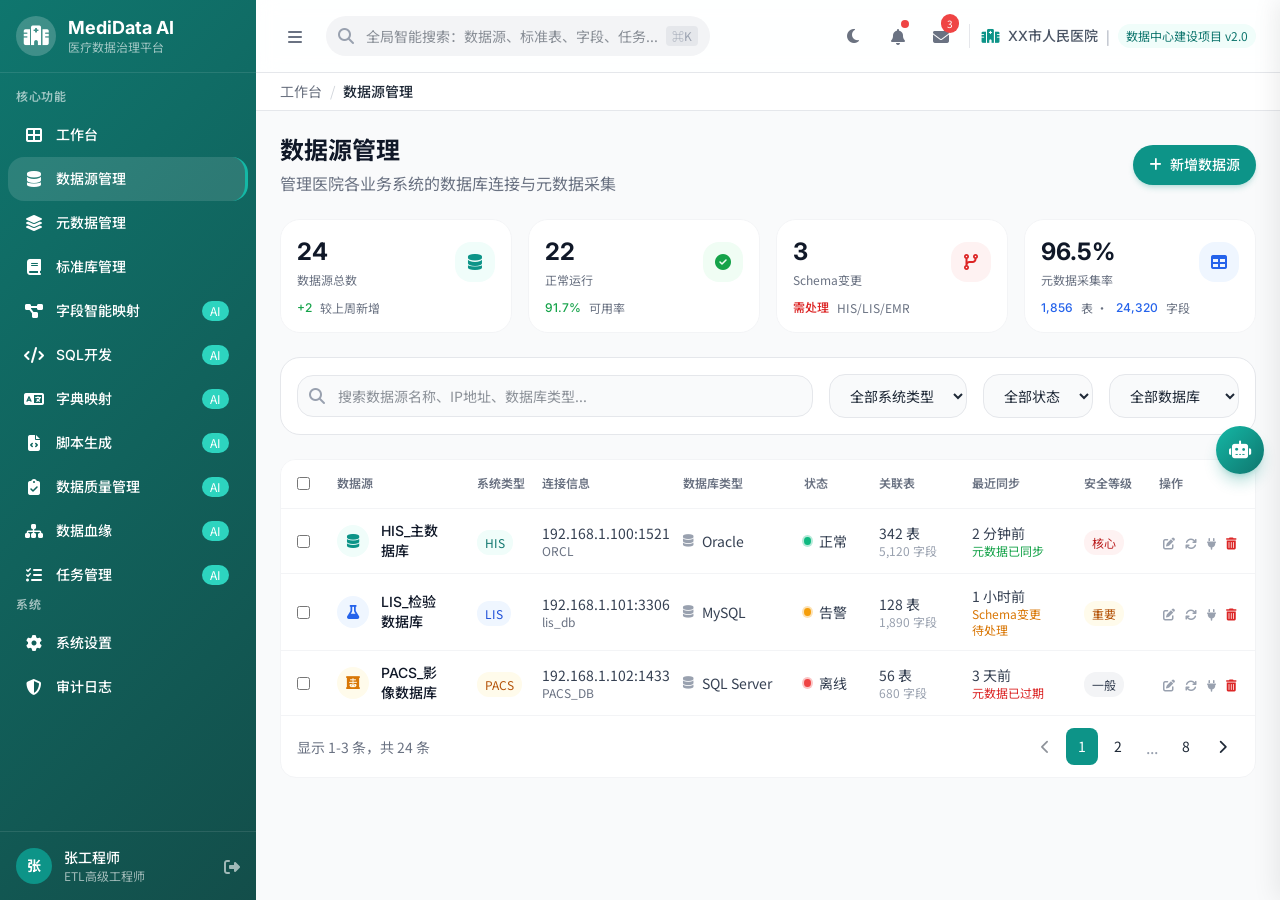
<file: prototype/datasource.html>
<!DOCTYPE html>
<html lang="zh-CN">
<head>
    <meta charset="UTF-8">
    <meta name="viewport" content="width=device-width, initial-scale=1.0">
    <meta name="theme-color" content="#0d9488">
    <meta name="description" content="数据源管理 - 管理医院 HIS/LIS/PACS/EMR 各业务系统数据库连接、健康度监控与元数据采集">
    <meta property="og:type" content="website">
    <meta property="og:title" content="数据源管理 - MediData AI">
    <meta property="og:description" content="管理医院各业务系统数据库连接、健康度监控与元数据采集">
    <title>数据源管理 - MediData AI</title>
    <link rel="preconnect" href="https://cdnjs.cloudflare.com">
    <link rel="stylesheet" href="components/tailwind.css">
    <link rel="stylesheet" href="https://cdnjs.cloudflare.com/ajax/libs/font-awesome/6.4.0/css/all.min.css">
    <link rel="stylesheet" href="components/common.css">
    <script src="components/common.js" defer></script>
</head>
<body class="bg-gray-50 dark:bg-gray-900 text-gray-800 dark:text-gray-200">
    <a href="#main-content" class="skip-link">跳转到主内容</a>
    <div class="flex h-screen overflow-hidden">
        <!-- 侧边栏 -->
        <aside id="sidebar" class="w-64 gradient-bg text-white flex flex-col flex-shrink-0"></aside>

        <!-- 主内容区 -->
        <main id="main-content" class="flex-1 flex flex-col overflow-hidden" role="main">
            <!-- 顶部导航 -->
            <header id="header" class="glass-effect border-b border-gray-200 dark:border-gray-700 px-6 py-4 flex items-center justify-between flex-shrink-0 z-10"></header>

            <!-- 面包屑 -->
            <div class="bg-white dark:bg-gray-800 border-b border-gray-200 dark:border-gray-700 px-6 py-2">
                <nav id="breadcrumb" class="breadcrumb"></nav>
            </div>

            <!-- 页面内容 -->
            <div class="flex-1 overflow-y-auto p-6">
                <!-- 页面标题 -->
                <div class="flex items-center justify-between mb-6">
                    <div>
                        <h2 class="text-2xl font-bold text-gray-900 dark:text-gray-100">数据源管理</h2>
                        <p class="text-gray-500 dark:text-gray-400 mt-1">管理医院各业务系统的数据库连接与元数据采集</p>
                    </div>
                    <div class="flex gap-3">
                        <button class="px-4 py-2.5 bg-medical-600 text-white rounded-xl text-sm font-medium hover:bg-medical-700 transition-colors flex items-center gap-2 shadow-md shadow-medical-600/20 btn-transition" data-action="openModal" data-args="addDatasourceModal">
                            <i class="fas fa-plus"></i> 新增数据源
                        </button>
                    </div>
                </div>

                <!-- 统计卡片 -->
                <div class="grid grid-cols-2 md:grid-cols-4 stats-grid gap-4 mb-6">
                    <div class="bg-white dark:bg-gray-800 rounded-xl p-4 border border-gray-100 dark:border-gray-700 card-hover">
                        <div class="flex items-center justify-between">
                            <div>
                                <p class="text-2xl font-bold text-gray-900 dark:text-gray-100">24</p>
                                <p class="text-xs text-gray-500 dark:text-gray-400 mt-1">数据源总数</p>
                            </div>
                            <div class="w-10 h-10 bg-medical-50 rounded-lg flex items-center justify-center">
                                <i class="fas fa-database text-medical-600"></i>
                            </div>
                        </div>
                        <div class="flex items-center gap-2 text-xs text-gray-500 dark:text-gray-400 mt-3">
                            <span class="text-success-600 font-medium">+2</span> 较上周新增
                        </div>
                    </div>
                    <div class="bg-white dark:bg-gray-800 rounded-xl p-4 border border-gray-100 dark:border-gray-700 card-hover">
                        <div class="flex items-center justify-between">
                            <div>
                                <p class="text-2xl font-bold text-gray-900 dark:text-gray-100">22</p>
                                <p class="text-xs text-gray-500 dark:text-gray-400 mt-1">正常运行</p>
                            </div>
                            <div class="w-10 h-10 bg-success-50 rounded-lg flex items-center justify-center">
                                <i class="fas fa-check-circle text-success-600"></i>
                            </div>
                        </div>
                        <div class="flex items-center gap-2 text-xs text-gray-500 dark:text-gray-400 mt-3">
                            <span class="text-success-600 font-medium">91.7%</span> 可用率
                        </div>
                    </div>
                    <div class="bg-white dark:bg-gray-800 rounded-xl p-4 border border-gray-100 dark:border-gray-700 card-hover">
                        <div class="flex items-center justify-between">
                            <div>
                                <p class="text-2xl font-bold text-gray-900 dark:text-gray-100">3</p>
                                <p class="text-xs text-gray-500 dark:text-gray-400 mt-1">Schema变更</p>
                            </div>
                            <div class="w-10 h-10 bg-danger-50 rounded-lg flex items-center justify-center">
                                <i class="fas fa-code-branch text-danger-600"></i>
                            </div>
                        </div>
                        <div class="flex items-center gap-2 text-xs text-gray-500 dark:text-gray-400 mt-3">
                            <span class="text-danger-600 font-medium">需处理</span> HIS/LIS/EMR
                        </div>
                    </div>
                    <div class="bg-white dark:bg-gray-800 rounded-xl p-4 border border-gray-100 dark:border-gray-700 card-hover">
                        <div class="flex items-center justify-between">
                            <div>
                                <p class="text-2xl font-bold text-gray-900 dark:text-gray-100">96.5%</p>
                                <p class="text-xs text-gray-500 dark:text-gray-400 mt-1">元数据采集率</p>
                            </div>
                            <div class="w-10 h-10 bg-primary-50 rounded-lg flex items-center justify-center">
                                <i class="fas fa-table text-primary-600"></i>
                            </div>
                        </div>
                        <div class="flex items-center gap-2 text-xs text-gray-500 dark:text-gray-400 mt-3">
                            <span class="text-primary-600 font-medium">1,856</span> 表 · <span class="text-primary-600 font-medium">24,320</span> 字段
                        </div>
                    </div>
                </div>

                <!-- 筛选搜索栏 -->
                <div class="bg-white dark:bg-gray-800 rounded-xl border border-gray-200 dark:border-gray-700 p-4 mb-6">
                    <div class="flex items-center gap-4">
                        <div class="relative flex-1">
                            <i class="fas fa-search absolute left-3 top-1/2 -translate-y-1/2 text-gray-400"></i>
                            <input type="text" id="dsSearchInput" placeholder="搜索数据源名称、IP地址、数据库类型..." 
                                class="w-full pl-10 pr-4 py-2.5 bg-gray-50 dark:bg-gray-900 border border-gray-200 dark:border-gray-700 rounded-lg text-sm form-control-focus" oninput="filterDatasources()">
                        </div>
                        <select id="dsSystemType" class="px-4 py-2.5 bg-gray-50 dark:bg-gray-900 border border-gray-200 dark:border-gray-700 rounded-lg text-sm form-control-focus" onchange="filterDatasources()">
                            <option>全部系统类型</option>
                            <option>HIS</option>
                            <option>LIS</option>
                            <option>PACS</option>
                            <option>EMR</option>
                            <option>其他</option>
                        </select>
                        <select id="dsStatus" class="px-4 py-2.5 bg-gray-50 dark:bg-gray-900 border border-gray-200 dark:border-gray-700 rounded-lg text-sm form-control-focus" onchange="filterDatasources()">
                            <option>全部状态</option>
                            <option>正常</option>
                            <option>告警</option>
                            <option>离线</option>
                        </select>
                        <select id="dsDbType" class="px-4 py-2.5 bg-gray-50 dark:bg-gray-900 border border-gray-200 dark:border-gray-700 rounded-lg text-sm form-control-focus" onchange="filterDatasources()">
                            <option>全部数据库</option>
                            <option>Oracle</option>
                            <option>MySQL</option>
                            <option>SQL Server</option>
                            <option>PostgreSQL</option>
                        </select>
                    </div>
                </div>

                <!-- 数据源表格 -->
                <div class="bg-white dark:bg-gray-800 rounded-2xl border border-gray-100 dark:border-gray-700 overflow-hidden">
                    <!-- 批量操作栏 -->
                    <div id="batchBar" class="hidden px-4 py-3 bg-medical-50 dark:bg-medical-900/30 border-b border-gray-100 dark:border-gray-700 flex items-center gap-3">
                        <span class="text-sm font-medium text-medical-700 dark:text-medical-400">已选择 <span id="batchCount">0</span> 项</span>
                        <button class="px-3 py-1.5 text-xs font-medium bg-white dark:bg-gray-800 border border-gray-200 dark:border-gray-700 rounded-xl text-gray-700 dark:text-gray-300 hover:bg-gray-50 dark:hover:bg-gray-700 transition-colors" onclick="batchTestConnection()">
                            <i class="fas fa-plug mr-1"></i>批量测试连接
                        </button>
                        <button class="px-3 py-1.5 text-xs font-medium bg-white dark:bg-gray-800 border border-gray-200 dark:border-gray-700 rounded-xl text-gray-700 dark:text-gray-300 hover:bg-gray-50 dark:hover:bg-gray-700 transition-colors" onclick="batchDelete()">
                            <i class="fas fa-trash-alt mr-1"></i>批量删除
                        </button>
                        <button class="px-3 py-1.5 text-xs font-medium text-gray-500 dark:text-gray-400 hover:text-gray-700 dark:hover:text-gray-200 transition-colors ml-auto" onclick="clearSelection()">取消选择</button>
                    </div>
                    <div class="overflow-hidden max-h-[60vh]">
                    <table class="w-full table-fixed" id="datasourceTable" aria-label="数据源列表">
                        <colgroup>
                            <col style="width: 40px;">
                            <col style="width: 15%;">
                            <col style="width: 7%;">
                            <col style="width: 15%;">
                            <col style="width: 13%;">
                            <col style="width: 8%;">
                            <col style="width: 10%;">
                            <col style="width: 12%;">
                            <col style="width: 8%;">
                            <col style="width: 12%;">
                        </colgroup>
                        <thead class="sticky-head bg-gray-50 dark:bg-gray-900 border-b border-gray-100 dark:border-gray-700">
                            <tr>
                                <th scope="col" class="px-4 py-3 text-left w-10 whitespace-nowrap"><input type="checkbox" id="selectAll" aria-label="全选数据源" class="rounded border-gray-300 dark:border-gray-600 text-medical-600 focus:ring-medical-500" onchange="toggleSelectAll(this)"></th>
                                <th scope="col" class="px-4 py-3 text-left text-xs font-semibold text-gray-500 dark:text-gray-400 uppercase whitespace-nowrap">数据源</th>
                                <th scope="col" class="px-4 py-3 text-left text-xs font-semibold text-gray-500 dark:text-gray-400 uppercase whitespace-nowrap">系统类型</th>
                                <th scope="col" class="px-4 py-3 text-left text-xs font-semibold text-gray-500 dark:text-gray-400 uppercase whitespace-nowrap ds-col-secondary">连接信息</th>
                                <th scope="col" class="px-4 py-3 text-left text-xs font-semibold text-gray-500 dark:text-gray-400 uppercase whitespace-nowrap">数据库类型</th>
                                <th scope="col" class="px-4 py-3 text-left text-xs font-semibold text-gray-500 dark:text-gray-400 uppercase whitespace-nowrap">状态</th>
                                <th scope="col" class="px-4 py-3 text-left text-xs font-semibold text-gray-500 dark:text-gray-400 uppercase whitespace-nowrap ds-col-secondary">关联表</th>
                                <th scope="col" class="px-4 py-3 text-left text-xs font-semibold text-gray-500 dark:text-gray-400 uppercase whitespace-nowrap ds-col-secondary">最近同步</th>
                                <th scope="col" class="px-4 py-3 text-left text-xs font-semibold text-gray-500 dark:text-gray-400 uppercase whitespace-nowrap ds-col-secondary">安全等级</th>
                                <th scope="col" class="px-4 py-3 text-left text-xs font-semibold text-gray-500 dark:text-gray-400 uppercase whitespace-nowrap">操作</th>
                            </tr>
                        </thead>
                        <tbody class="divide-y divide-gray-100">
                            <tr class="table-row-hover hover:bg-gray-50 dark:hover:bg-gray-700 transition-colors">
                                    <td class="px-4 py-3"><input type="checkbox" class="row-checkbox rounded border-gray-300 dark:border-gray-600 text-medical-600 focus:ring-medical-500" onchange="updateBatchBar()"></td>
                                    <td class="px-4 py-3">
                                        <div class="flex items-center gap-3">
                                            <div class="w-8 h-8 bg-medical-50 rounded-lg flex items-center justify-center">
                                                <i class="fas fa-database text-medical-600 text-sm"></i>
                                            </div>
                                            <div>
                                                <p class="text-sm font-medium text-gray-900 dark:text-gray-100">HIS_主数据库</p>
                                        </div>
                                    </div>
                                </td>
                                <td class="px-4 py-3">
                                    <span class="text-xs bg-medical-50 text-medical-700 px-2 py-1 rounded-md">HIS</span>
                                </td>
                                <td class="px-4 py-3">
                                    <p class="text-sm text-gray-700">192.168.1.100:1521</p>
                                    <p class="text-xs text-gray-500 dark:text-gray-400">ORCL</p>
                                </td>
                                <td class="px-4 py-3">
                                    <div class="flex items-center gap-2">
                                        <i class="fas fa-database text-gray-400 text-xs"></i>
                                        <span class="text-sm text-gray-700">Oracle</span>
                                    </div>
                                </td>
                                <td class="px-4 py-3">
                                    <div class="flex items-center gap-2">
                                        <span class="status-dot status-online"></span>
                                        <span class="text-sm text-gray-700">正常</span>
                                    </div>
                                </td>
                                <td class="px-4 py-3">
                                    <div class="flex flex-col">
                                        <span class="text-sm text-gray-700">342 表</span>
                                        <span class="text-xs text-gray-400">5,120 字段</span>
                                    </div>
                                </td>
                                <td class="px-4 py-3">
                                    <div class="flex flex-col">
                                        <span class="text-sm text-gray-700">2 分钟前</span>
                                        <span class="text-xs text-success-600">元数据已同步</span>
                                    </div>
                                </td>
                                <td class="px-4 py-3">
                                    <span class="text-xs bg-danger-50 text-danger-700 px-2 py-1 rounded-md">核心</span>
                                </td>
                                <td class="px-4 py-3">
                                    <div class="flex items-center gap-2">
                                        <button type="button" class="text-gray-400 hover:text-medical-600 transition-colors p-1 rounded focus-visible:ring-2 focus-visible:ring-medical-400 focus-visible:outline-none" title="编辑" onclick="openEditModal(this)"><i class="fas fa-edit text-xs" aria-hidden="true"></i></button>
                                        <button type="button" class="text-gray-400 hover:text-medical-600 transition-colors p-1 rounded focus-visible:ring-2 focus-visible:ring-medical-400 focus-visible:outline-none" title="采集元数据" onclick="openMetaCollectModal(this)"><i class="fas fa-sync text-xs" aria-hidden="true"></i></button>
                                        <button type="button" class="text-gray-400 hover:text-medical-600 transition-colors p-1 rounded focus-visible:ring-2 focus-visible:ring-medical-400 focus-visible:outline-none" title="测试连接" onclick="testConnection(this, 'success')"><i class="fas fa-plug text-xs" aria-hidden="true"></i></button>
                                        <button type="button" class="text-danger-600 hover:text-danger-700 transition-colors p-1 rounded focus-visible:ring-2 focus-visible:ring-danger-400 focus-visible:outline-none" title="删除" aria-label="删除数据源" onclick="showConfirm({title:'删除数据源',message:'确定要删除该数据源吗？删除后相关映射关系也将被清除。',type:'danger',onConfirm:function(){showToast('数据源已删除','success')}})"><i class="fas fa-trash-alt text-xs" aria-hidden="true"></i></button>
                                    </div>
                                </td>
                            </tr>
                            <tr class="table-row-hover hover:bg-gray-50 dark:hover:bg-gray-700 transition-colors">
                                <td class="px-4 py-3"><input type="checkbox" class="row-checkbox rounded border-gray-300 dark:border-gray-600 text-medical-600 focus:ring-medical-500" onchange="updateBatchBar()"></td>
                                <td class="px-4 py-3">
                                    <div class="flex items-center gap-3">
                                        <div class="w-8 h-8 bg-primary-50 rounded-lg flex items-center justify-center">
                                            <i class="fas fa-flask text-primary-600 text-sm"></i>
                                        </div>
                                        <div>
                                            <p class="text-sm font-medium text-gray-900 dark:text-gray-100">LIS_检验数据库</p>
                                        </div>
                                    </div>
                                </td>
                                <td class="px-4 py-3">
                                    <span class="text-xs bg-primary-50 text-primary-700 px-2 py-1 rounded-md">LIS</span>
                                </td>
                                <td class="px-4 py-3">
                                    <p class="text-sm text-gray-700">192.168.1.101:3306</p>
                                    <p class="text-xs text-gray-500 dark:text-gray-400">lis_db</p>
                                </td>
                                <td class="px-4 py-3">
                                    <div class="flex items-center gap-2">
                                        <i class="fas fa-database text-gray-400 text-xs"></i>
                                        <span class="text-sm text-gray-700">MySQL</span>
                                    </div>
                                </td>
                                <td class="px-4 py-3">
                                    <div class="flex items-center gap-2">
                                        <span class="status-dot status-warning"></span>
                                        <span class="text-sm text-gray-700">告警</span>
                                    </div>
                                </td>
                                <td class="px-4 py-3">
                                    <div class="flex flex-col">
                                        <span class="text-sm text-gray-700">128 表</span>
                                        <span class="text-xs text-gray-400">1,890 字段</span>
                                    </div>
                                </td>
                                <td class="px-4 py-3">
                                    <div class="flex flex-col">
                                        <span class="text-sm text-gray-700">1 小时前</span>
                                        <span class="text-xs text-warning-600">Schema变更待处理</span>
                                    </div>
                                </td>
                                <td class="px-4 py-3">
                                    <span class="text-xs bg-warning-50 text-warning-700 px-2 py-1 rounded-md">重要</span>
                                </td>
                                <td class="px-4 py-3">
                                    <div class="flex items-center gap-2">
                                        <button type="button" class="text-gray-400 hover:text-medical-600 transition-colors p-1 rounded focus-visible:ring-2 focus-visible:ring-medical-400 focus-visible:outline-none" title="编辑" onclick="openEditModal(this)"><i class="fas fa-edit text-xs" aria-hidden="true"></i></button>
                                        <button type="button" class="text-gray-400 hover:text-medical-600 transition-colors p-1 rounded focus-visible:ring-2 focus-visible:ring-medical-400 focus-visible:outline-none" title="采集元数据" onclick="openMetaCollectModal(this)"><i class="fas fa-sync text-xs" aria-hidden="true"></i></button>
                                        <button type="button" class="text-gray-400 hover:text-medical-600 transition-colors p-1 rounded focus-visible:ring-2 focus-visible:ring-medical-400 focus-visible:outline-none" title="测试连接" onclick="testConnection(this, 'error')"><i class="fas fa-plug text-xs" aria-hidden="true"></i></button>
                                        <button type="button" class="text-danger-600 hover:text-danger-700 transition-colors p-1 rounded focus-visible:ring-2 focus-visible:ring-danger-400 focus-visible:outline-none" title="删除" aria-label="删除数据源" onclick="showConfirm({title:'删除数据源',message:'确定要删除该数据源吗？删除后相关映射关系也将被清除。',type:'danger',onConfirm:function(){showToast('数据源已删除','success')}})"><i class="fas fa-trash-alt text-xs" aria-hidden="true"></i></button>
                                    </div>
                                </td>
                            </tr>
                            <tr class="table-row-hover hover:bg-gray-50 dark:hover:bg-gray-700 transition-colors">
                                <td class="px-4 py-3"><input type="checkbox" class="row-checkbox rounded border-gray-300 dark:border-gray-600 text-medical-600 focus:ring-medical-500" onchange="updateBatchBar()"></td>
                                <td class="px-4 py-3">
                                    <div class="flex items-center gap-3">
                                        <div class="w-8 h-8 bg-warning-50 rounded-lg flex items-center justify-center">
                                            <i class="fas fa-x-ray text-warning-600 text-sm"></i>
                                        </div>
                                        <div>
                                            <p class="text-sm font-medium text-gray-900 dark:text-gray-100">PACS_影像数据库</p>
                                        </div>
                                    </div>
                                </td>
                                <td class="px-4 py-3">
                                    <span class="text-xs bg-warning-50 text-warning-700 px-2 py-1 rounded-md">PACS</span>
                                </td>
                                <td class="px-4 py-3">
                                    <p class="text-sm text-gray-700">192.168.1.102:1433</p>
                                    <p class="text-xs text-gray-500 dark:text-gray-400">PACS_DB</p>
                                </td>
                                <td class="px-4 py-3">
                                    <div class="flex items-center gap-2">
                                        <i class="fas fa-database text-gray-400 text-xs"></i>
                                        <span class="text-sm text-gray-700">SQL Server</span>
                                    </div>
                                </td>
                                <td class="px-4 py-3">
                                    <div class="flex items-center gap-2">
                                        <span class="status-dot status-offline"></span>
                                        <span class="text-sm text-gray-700">离线</span>
                                    </div>
                                </td>
                                <td class="px-4 py-3">
                                    <div class="flex flex-col">
                                        <span class="text-sm text-gray-700">56 表</span>
                                        <span class="text-xs text-gray-400">680 字段</span>
                                    </div>
                                </td>
                                <td class="px-4 py-3">
                                    <div class="flex flex-col">
                                        <span class="text-sm text-gray-700">3 天前</span>
                                        <span class="text-xs text-danger-600">元数据已过期</span>
                                    </div>
                                </td>
                                <td class="px-4 py-3">
                                    <span class="text-xs bg-gray-100 dark:bg-gray-700 text-gray-700 px-2 py-1 rounded-md">一般</span>
                                </td>
                                <td class="px-4 py-3">
                                    <div class="flex items-center gap-2">
                                        <button type="button" class="text-gray-400 hover:text-medical-600 transition-colors p-1 rounded focus-visible:ring-2 focus-visible:ring-medical-400 focus-visible:outline-none" title="编辑" onclick="openEditModal(this)"><i class="fas fa-edit text-xs" aria-hidden="true"></i></button>
                                        <button type="button" class="text-gray-400 hover:text-medical-600 transition-colors p-1 rounded focus-visible:ring-2 focus-visible:ring-medical-400 focus-visible:outline-none" title="采集元数据" onclick="openMetaCollectModal(this)"><i class="fas fa-sync text-xs" aria-hidden="true"></i></button>
                                        <button type="button" class="text-gray-400 hover:text-medical-600 transition-colors p-1 rounded focus-visible:ring-2 focus-visible:ring-medical-400 focus-visible:outline-none" title="测试连接" onclick="testConnection(this, 'error')"><i class="fas fa-plug text-xs" aria-hidden="true"></i></button>
                                        <button type="button" class="text-danger-600 hover:text-danger-700 transition-colors p-1 rounded focus-visible:ring-2 focus-visible:ring-danger-400 focus-visible:outline-none" title="删除" aria-label="删除数据源" onclick="showConfirm({title:'删除数据源',message:'确定要删除该数据源吗？删除后相关映射关系也将被清除。',type:'danger',onConfirm:function(){showToast('数据源已删除','success')}})"><i class="fas fa-trash-alt text-xs" aria-hidden="true"></i></button>
                                    </div>
                                </td>
                            </tr>
                        </tbody>
                    </table>
                    </div>
                    <!-- 分页 -->
                    <div class="px-4 py-3 border-t border-gray-100 dark:border-gray-700 flex items-center justify-between">
                        <span class="text-sm text-gray-500 dark:text-gray-400">显示 1-3 条，共 24 条</span>
                        <div id="datasourcePagination" class="pagination"></div>
                    </div>
                </div>
            </div>
        </main>
    </div>

    <!-- 新增数据源模态框 -->
    <div id="addDatasourceModal" class="modal fixed inset-0 z-50 items-center justify-center bg-black/50">
        <div class="bg-white dark:bg-gray-800 rounded-2xl w-full max-w-2xl mx-4 shadow-2xl flex flex-col max-h-[90vh]">
            <div class="px-6 py-4 border-b border-gray-100 dark:border-gray-700 flex items-center justify-between">
                <div class="flex items-center gap-3"><div class="w-10 h-10 bg-medical-50 dark:bg-medical-900/30 rounded-xl flex items-center justify-center"><i class="fas fa-database text-medical-600" aria-hidden="true"></i></div><h3 class="text-lg font-bold text-gray-900 dark:text-gray-100">新增数据源</h3></div>
                <button type="button" class="text-gray-400 hover:text-gray-600 dark:text-gray-400 transition-colors p-1 rounded focus-visible:ring-2 focus-visible:ring-gray-400 focus-visible:outline-none" data-action="closeModal" data-args="addDatasourceModal" aria-label="关闭"><i class="fas fa-times text-xs" aria-hidden="true"></i></button>
            </div>
            <div class="p-6 space-y-4">
                <div class="grid grid-cols-2 gap-4">
                    <div>
                        <label class="block text-sm font-medium text-gray-700 mb-2">数据源名称 <span class="text-danger-500">*</span></label>
                        <input type="text" name="dsName" required placeholder="例如：HIS_主数据库"
                            class="w-full px-4 py-2.5 bg-gray-50 dark:bg-gray-900 border border-gray-200 dark:border-gray-700 rounded-xl text-sm form-control-focus">
                        <p class="field-error" role="alert"></p>
                    </div>
                    <div>
                        <label class="block text-sm font-medium text-gray-700 mb-2">系统类型 <span class="text-danger-500">*</span></label>
                        <select name="dsSystemType" required class="w-full px-4 py-2.5 bg-gray-50 dark:bg-gray-900 border border-gray-200 dark:border-gray-700 rounded-xl text-sm form-control-focus">
                            <option value="">请选择</option>
                            <option>HIS</option>
                            <option>LIS</option>
                            <option>PACS</option>
                            <option>EMR</option>
                            <option>其他</option>
                        </select>
                        <p class="field-error" role="alert"></p>
                    </div>
                </div>
                <div class="grid grid-cols-2 gap-4">
                    <div>
                        <label class="block text-sm font-medium text-gray-700 mb-2">数据库类型 <span class="text-danger-500">*</span></label>
                        <select name="dsDbType" required class="w-full px-4 py-2.5 bg-gray-50 dark:bg-gray-900 border border-gray-200 dark:border-gray-700 rounded-xl text-sm form-control-focus">
                            <option value="">请选择</option>
                            <option>Oracle</option>
                            <option>MySQL</option>
                            <option>SQL Server</option>
                            <option>PostgreSQL</option>
                        </select>
                        <p class="field-error" role="alert"></p>
                    </div>
                    <div>
                        <label class="block text-sm font-medium text-gray-700 mb-2">安全等级</label>
                        <select name="dsSecurity" class="w-full px-4 py-2.5 bg-gray-50 dark:bg-gray-900 border border-gray-200 dark:border-gray-700 rounded-xl text-sm form-control-focus">
                            <option>核心</option>
                            <option>重要</option>
                            <option>一般</option>
                        </select>
                    </div>
                </div>
                <div class="grid grid-cols-3 gap-4">
                    <div class="col-span-2">
                        <label class="block text-sm font-medium text-gray-700 mb-2">主机地址 <span class="text-danger-500">*</span></label>
                        <input type="text" name="dsHost" required placeholder="192.168.1.100"
                            class="w-full px-4 py-2.5 bg-gray-50 dark:bg-gray-900 border border-gray-200 dark:border-gray-700 rounded-xl text-sm form-control-focus">
                        <p class="field-error" role="alert"></p>
                    </div>
                    <div>
                        <label class="block text-sm font-medium text-gray-700 mb-2">端口 <span class="text-danger-500">*</span></label>
                        <input type="text" name="dsPort" required placeholder="1521"
                            class="w-full px-4 py-2.5 bg-gray-50 dark:bg-gray-900 border border-gray-200 dark:border-gray-700 rounded-xl text-sm form-control-focus">
                        <p class="field-error" role="alert"></p>
                    </div>
                </div>
                <div>
                    <label class="block text-sm font-medium text-gray-700 mb-2">数据库名称 <span class="text-danger-500">*</span></label>
                    <input type="text" name="dsDbName" required placeholder="ORCL"
                        class="w-full px-4 py-2.5 bg-gray-50 dark:bg-gray-900 border border-gray-200 dark:border-gray-700 rounded-xl text-sm form-control-focus">
                    <p class="field-error" role="alert"></p>
                </div>
                <div class="grid grid-cols-2 gap-4">
                    <div>
                        <label class="block text-sm font-medium text-gray-700 mb-2">用户名 <span class="text-danger-500">*</span></label>
                        <input type="text" name="dsUser" required placeholder="readonly_user"
                            class="w-full px-4 py-2.5 bg-gray-50 dark:bg-gray-900 border border-gray-200 dark:border-gray-700 rounded-xl text-sm form-control-focus">
                        <p class="field-error" role="alert"></p>
                    </div>
                    <div>
                        <label class="block text-sm font-medium text-gray-700 mb-2">密码 <span class="text-danger-500">*</span></label>
                        <input type="password" name="dsPassword" required placeholder="••••••••"
                            class="w-full px-4 py-2.5 bg-gray-50 dark:bg-gray-900 border border-gray-200 dark:border-gray-700 rounded-xl text-sm form-control-focus">
                        <p class="field-error" role="alert"></p>
                    </div>
                </div>
            </div>
            <div class="px-6 py-4 border-t border-gray-100 dark:border-gray-700 flex justify-end gap-3">
                <button class="px-4 py-2.5 bg-white dark:bg-gray-700 border border-gray-200 dark:border-gray-700 rounded-xl text-sm font-medium text-gray-700 dark:text-gray-300 hover:bg-gray-50 dark:hover:bg-gray-600 transition-colors" data-action="closeModal" data-args="addDatasourceModal">取消</button>
                <button class="px-4 py-2.5 bg-medical-600 text-white rounded-xl text-sm font-medium hover:bg-medical-700 transition-colors shadow-md shadow-medical-600/20" onclick="submitAddDatasource()">确认添加</button>
            </div>
        </div>
    </div>

    <!-- 编辑数据源模态框 -->
    <div id="editDatasourceModal" class="modal fixed inset-0 z-50 items-center justify-center bg-black/50">
        <div class="bg-white dark:bg-gray-800 rounded-2xl w-full max-w-2xl mx-4 shadow-2xl flex flex-col max-h-[90vh]">
            <div class="px-6 py-4 border-b border-gray-100 dark:border-gray-700 flex items-center justify-between">
                <div class="flex items-center gap-3"><div class="w-10 h-10 bg-medical-50 dark:bg-medical-900/30 rounded-xl flex items-center justify-center"><i class="fas fa-database text-medical-600" aria-hidden="true"></i></div><h3 class="text-lg font-bold text-gray-900 dark:text-gray-100">编辑数据源</h3></div>
                <button type="button" class="text-gray-400 hover:text-gray-600 dark:text-gray-400 transition-colors p-1 rounded focus-visible:ring-2 focus-visible:ring-gray-400 focus-visible:outline-none" data-action="closeModal" data-args="editDatasourceModal" aria-label="关闭"><i class="fas fa-times text-xs" aria-hidden="true"></i></button>
            </div>
            <div class="p-6 space-y-4">
                <div class="grid grid-cols-2 gap-4">
                    <div>
                        <label class="block text-sm font-medium text-gray-700 mb-2">数据源名称 <span class="text-danger-500">*</span></label>
                        <input type="text" id="editDsName" name="editDsName" required class="w-full px-4 py-2.5 bg-gray-50 dark:bg-gray-900 border border-gray-200 dark:border-gray-700 rounded-xl text-sm form-control-focus">
                        <p class="field-error" role="alert"></p>
                    </div>
                    <div>
                        <label class="block text-sm font-medium text-gray-700 mb-2">系统类型 <span class="text-danger-500">*</span></label>
                        <select id="editDsSystemType" name="editDsSystemType" required class="w-full px-4 py-2.5 bg-gray-50 dark:bg-gray-900 border border-gray-200 dark:border-gray-700 rounded-xl text-sm form-control-focus">
                            <option value="">请选择</option>
                            <option>HIS</option>
                            <option>LIS</option>
                            <option>PACS</option>
                            <option>EMR</option>
                            <option>其他</option>
                        </select>
                    </div>
                </div>
                <div class="grid grid-cols-2 gap-4">
                    <div>
                        <label class="block text-sm font-medium text-gray-700 mb-2">数据库类型 <span class="text-danger-500">*</span></label>
                        <select id="editDsDbType" name="editDsDbType" required class="w-full px-4 py-2.5 bg-gray-50 dark:bg-gray-900 border border-gray-200 dark:border-gray-700 rounded-xl text-sm form-control-focus">
                            <option value="">请选择</option>
                            <option>Oracle</option>
                            <option>MySQL</option>
                            <option>SQL Server</option>
                            <option>PostgreSQL</option>
                        </select>
                    </div>
                    <div>
                        <label for="editDsSecurity" class="block text-sm font-medium text-gray-700 mb-2">安全等级</label>
                        <select id="editDsSecurity" name="editDsSecurity" class="w-full px-4 py-2.5 bg-gray-50 dark:bg-gray-900 border border-gray-200 dark:border-gray-700 rounded-xl text-sm form-control-focus">
                            <option>核心</option>
                            <option>重要</option>
                            <option>一般</option>
                        </select>
                    </div>
                </div>
                <div class="grid grid-cols-3 gap-4">
                    <div class="col-span-2">
                        <label class="block text-sm font-medium text-gray-700 mb-2">主机地址 <span class="text-danger-500">*</span></label>
                        <input type="text" id="editDsHost" name="editDsHost" required class="w-full px-4 py-2.5 bg-gray-50 dark:bg-gray-900 border border-gray-200 dark:border-gray-700 rounded-xl text-sm form-control-focus">
                        <p class="field-error" role="alert"></p>
                    </div>
                    <div>
                        <label class="block text-sm font-medium text-gray-700 mb-2">端口 <span class="text-danger-500">*</span></label>
                        <input type="text" id="editDsPort" name="editDsPort" required class="w-full px-4 py-2.5 bg-gray-50 dark:bg-gray-900 border border-gray-200 dark:border-gray-700 rounded-xl text-sm form-control-focus">
                        <p class="field-error" role="alert"></p>
                    </div>
                </div>
                <div>
                    <label class="block text-sm font-medium text-gray-700 mb-2">数据库名称 <span class="text-danger-500">*</span></label>
                    <input type="text" id="editDsDbName" name="editDsDbName" required class="w-full px-4 py-2.5 bg-gray-50 dark:bg-gray-900 border border-gray-200 dark:border-gray-700 rounded-xl text-sm form-control-focus">
                    <p class="field-error" role="alert"></p>
                </div>
                <div class="grid grid-cols-2 gap-4">
                    <div>
                        <label class="block text-sm font-medium text-gray-700 mb-2">用户名 <span class="text-danger-500">*</span></label>
                        <input type="text" id="editDsUser" name="editDsUser" required class="w-full px-4 py-2.5 bg-gray-50 dark:bg-gray-900 border border-gray-200 dark:border-gray-700 rounded-xl text-sm form-control-focus">
                        <p class="field-error" role="alert"></p>
                    </div>
                    <div>
                        <label class="block text-sm font-medium text-gray-700 mb-2">密码 <span class="text-danger-500">*</span></label>
                        <input type="password" id="editDsPassword" name="editDsPassword" required placeholder="••••••••" class="w-full px-4 py-2.5 bg-gray-50 dark:bg-gray-900 border border-gray-200 dark:border-gray-700 rounded-xl text-sm form-control-focus">
                    </div>
                </div>
            </div>
            <div class="px-6 py-4 border-t border-gray-100 dark:border-gray-700 flex justify-end gap-3">
                <button class="px-4 py-2.5 bg-white dark:bg-gray-700 border border-gray-200 dark:border-gray-700 rounded-xl text-sm font-medium text-gray-700 dark:text-gray-300 hover:bg-gray-50 dark:hover:bg-gray-600 transition-colors" data-action="closeModal" data-args="editDatasourceModal">取消</button>
                <button class="px-4 py-2.5 bg-medical-600 text-white rounded-xl text-sm font-medium hover:bg-medical-700 transition-colors shadow-md shadow-medical-600/20" onclick="submitEditDatasource()">确认保存</button>
            </div>
        </div>
    </div>

    <!-- AI智能配置模态框 -->
    <div id="aiConfigModal" class="modal fixed inset-0 z-50 items-center justify-center bg-black/50">
        <div class="bg-white dark:bg-gray-800 rounded-2xl w-full max-w-lg mx-4 shadow-2xl flex flex-col max-h-[90vh]">
            <div class="px-6 py-4 border-b border-gray-100 dark:border-gray-700 flex items-center justify-between">
                <div class="flex items-center gap-3"><div class="w-10 h-10 bg-medical-50 dark:bg-medical-900/30 rounded-xl flex items-center justify-center"><i class="fas fa-robot text-medical-600" aria-hidden="true"></i></div><h3 class="text-lg font-bold text-gray-900 dark:text-gray-100">AI智能配置</h3></div>
                <button type="button" class="text-gray-400 hover:text-gray-600 dark:text-gray-400 transition-colors p-1 rounded focus-visible:ring-2 focus-visible:ring-gray-400 focus-visible:outline-none" data-action="closeModal" data-args="aiConfigModal" aria-label="关闭"><i class="fas fa-times text-xs" aria-hidden="true"></i></button>
            </div>
            <div class="p-6 space-y-4">
                <div>
                    <label class="block text-sm font-medium text-gray-700 mb-2">数据源地址 <span class="text-danger-500">*</span></label>
                    <input type="text" id="aiDsAddress" placeholder="例如：192.168.1.100:1521" class="w-full px-4 py-2.5 bg-gray-50 dark:bg-gray-900 border border-gray-200 dark:border-gray-700 rounded-xl text-sm form-control-focus">
                </div>
                <button id="aiStartBtn" class="w-full px-4 py-2.5 bg-medical-600 text-white rounded-xl text-sm font-medium hover:bg-medical-700 transition-colors flex items-center justify-center gap-2" onclick="startAiRecognition()">
                    <i class="fas fa-magic"></i> 开始智能识别
                </button>
                <div id="aiProgress" class="hidden">
                    <div class="flex items-center gap-3 mb-3">
                        <div class="w-5 h-5 border-2 border-medical-600 border-t-transparent rounded-full animate-spin"></div>
                        <span class="text-sm text-gray-600 dark:text-gray-400" id="aiProgressText">正在连接数据源...</span>
                    </div>
                    <div class="w-full bg-gray-200 rounded-full h-2">
                        <div id="aiProgressBar" class="bg-medical-600 h-2 rounded-full transition-all duration-500" style="width: 0%"></div>
                    </div>
                </div>
                <div id="aiResult" class="hidden">
                    <div class="bg-success-50 border border-success-200 rounded-xl p-4">
                        <div class="flex items-center gap-2 mb-3">
                            <i class="fas fa-check-circle text-success-600"></i>
                            <span class="text-sm font-medium text-success-700">智能识别完成</span>
                        </div>
                        <div class="space-y-2">
                            <div class="flex items-center justify-between text-sm">
                                <span class="text-gray-600 dark:text-gray-400">数据库类型</span>
                                <span class="font-medium text-gray-900 dark:text-gray-100">Oracle 19c</span>
                            </div>
                            <div class="flex items-center justify-between text-sm">
                                <span class="text-gray-600 dark:text-gray-400">表数量</span>
                                <span class="font-medium text-gray-900 dark:text-gray-100">342</span>
                            </div>
                            <div class="flex items-center justify-between text-sm">
                                <span class="text-gray-600 dark:text-gray-400">字符集</span>
                                <span class="font-medium text-gray-900 dark:text-gray-100">UTF-8</span>
                            </div>
                            <div class="flex items-center justify-between text-sm">
                                <span class="text-gray-600 dark:text-gray-400">存储引擎</span>
                                <span class="font-medium text-gray-900 dark:text-gray-100">OLTP</span>
                            </div>
                            <div class="flex items-center justify-between text-sm">
                                <span class="text-gray-600 dark:text-gray-400">连接池推荐</span>
                                <span class="font-medium text-gray-900 dark:text-gray-100">50</span>
                            </div>
                        </div>
                    </div>
                </div>
            </div>
            <div class="px-6 py-4 border-t border-gray-100 dark:border-gray-700 flex justify-end gap-3">
                <button class="px-4 py-2.5 bg-white dark:bg-gray-800 border border-gray-200 dark:border-gray-700 rounded-xl text-sm font-medium text-gray-700 hover:bg-gray-50 dark:bg-gray-900 dark:hover:bg-gray-700 transition-colors" data-action="closeModal" data-args="aiConfigModal">关闭</button>
            </div>
        </div>
    </div>

    <!-- 测试连接结果模态框 -->
    <div id="testConnectionModal" class="modal fixed inset-0 z-50 items-center justify-center bg-black/50">
        <div class="bg-white dark:bg-gray-800 rounded-2xl w-full max-w-lg mx-4 shadow-2xl flex flex-col max-h-[90vh]">
            <div class="px-6 py-4 border-b border-gray-100 dark:border-gray-700 flex items-center justify-between flex-shrink-0">
                <div class="flex items-center gap-3">
                    <div id="testConnHeaderIcon" class="w-10 h-10 rounded-xl flex items-center justify-center">
                        <i class="fas fa-plug text-lg" aria-hidden="true"></i>
                    </div>
                    <div>
                        <h3 class="text-lg font-bold text-gray-900 dark:text-gray-100" id="testConnTitle">测试连接</h3>
                        <p class="text-xs text-gray-500 dark:text-gray-400" id="testConnSubtitle">正在测试数据源连接...</p>
                    </div>
                </div>
                <button type="button" class="text-gray-400 hover:text-gray-600 dark:text-gray-400 transition-colors p-1 rounded focus-visible:ring-2 focus-visible:ring-gray-400 focus-visible:outline-none" data-action="closeModal" data-args="testConnectionModal" aria-label="关闭"><i class="fas fa-times text-xs" aria-hidden="true"></i></button>
            </div>
            <div class="px-6 py-5 overflow-y-auto scrollbar-thin flex-1">
                <!-- 加载态 -->
                <div id="testConnLoading" class="flex flex-col items-center justify-center py-8 gap-3">
                    <div class="loading-spinner-lg" aria-hidden="true"></div>
                    <p class="text-sm text-gray-500 dark:text-gray-400">正在连接数据源，请稍候...</p>
                </div>
                <!-- 结果态 -->
                <div id="testConnResult" class="hidden">
                    <!-- 状态摘要 -->
                    <div id="testConnSummary" class="rounded-xl p-4 mb-4 flex items-start gap-3"></div>
                    <!-- 详细指标 -->
                    <div class="mb-4">
                        <p class="text-sm font-medium text-gray-700 dark:text-gray-300 mb-2">连接指标</p>
                        <div class="bg-gray-50 dark:bg-gray-700 rounded-xl divide-y divide-gray-100 dark:divide-gray-700" id="testConnMetrics"></div>
                    </div>
                    <!-- 诊断日志 -->
                    <div>
                        <div class="flex items-center justify-between mb-2">
                            <p class="text-sm font-medium text-gray-700 dark:text-gray-300">诊断日志</p>
                            <button type="button" class="text-xs text-medical-600 hover:text-medical-700 flex items-center gap-1 focus-visible:ring-2 focus-visible:ring-medical-400 focus-visible:outline-none rounded px-1.5 py-0.5" onclick="copyTestConnLog(this)">
                                <i class="fas fa-copy" aria-hidden="true"></i> 复制
                            </button>
                        </div>
                        <div id="testConnLog" class="bg-gray-900 text-gray-100 rounded-xl p-3 text-xs font-mono leading-relaxed max-h-40 overflow-y-auto scrollbar-thin"></div>
                    </div>
                </div>
            </div>
            <div class="px-6 py-4 border-t border-gray-100 dark:border-gray-700 flex justify-end gap-3 flex-shrink-0">
                <button id="testConnRetryBtn" class="hidden px-4 py-2.5 bg-white dark:bg-gray-700 border border-gray-200 dark:border-gray-700 rounded-xl text-sm font-medium text-gray-700 dark:text-gray-300 hover:bg-gray-50 dark:hover:bg-gray-600 transition-colors" onclick="retryTestConnection()">重新测试</button>
                <button class="px-4 py-2.5 bg-medical-600 text-white rounded-xl text-sm font-medium hover:bg-medical-700 transition-colors" data-action="closeModal" data-args="testConnectionModal">关闭</button>
            </div>
        </div>
    </div>

    <!-- 元数据采集模态框 -->
    <div id="metaCollectModal" class="modal fixed inset-0 z-50 items-center justify-center bg-black/50">
        <div class="bg-white dark:bg-gray-800 rounded-2xl w-full max-w-2xl mx-4 shadow-2xl flex flex-col max-h-[90vh]">
            <div class="px-6 py-4 border-b border-gray-100 dark:border-gray-700 flex items-center justify-between flex-shrink-0">
                <div class="flex items-center gap-3">
                    <div class="w-10 h-10 bg-medical-50 rounded-xl flex items-center justify-center">
                        <i class="fas fa-database text-medical-600"></i>
                    </div>
                    <div>
                        <h3 class="text-lg font-bold text-gray-900 dark:text-gray-100">Oracle 元数据采集</h3>
                        <p class="text-xs text-gray-500 dark:text-gray-400" id="metaCollectDsInfo">HIS_主数据库 · 192.168.1.100:1521/ORCL</p>
                    </div>
                </div>
                <button type="button" class="text-gray-400 hover:text-gray-600 dark:text-gray-400 transition-colors p-1 rounded focus-visible:ring-2 focus-visible:ring-gray-400 focus-visible:outline-none" data-action="closeModal" data-args="metaCollectModal" aria-label="关闭"><i class="fas fa-times text-xs" aria-hidden="true"></i></button>
            </div>
            <div class="p-6 space-y-5 overflow-y-auto">
                <!-- Schema 选择 -->
                <div>
                    <div class="flex items-center justify-between mb-2">
                        <label class="block text-sm font-medium text-gray-700 dark:text-gray-300">Schema 选择 <span class="text-danger-500">*</span></label>
                        <div class="flex items-center gap-2">
                            <button class="text-xs text-medical-600 hover:text-medical-700 font-medium" onclick="loadSchemas()">
                                <i class="fas fa-refresh mr-1"></i>刷新Schema列表
                            </button>
                        </div>
                    </div>
                    <div class="border border-gray-200 dark:border-gray-700 rounded-xl overflow-hidden">
                        <div class="bg-gray-50 dark:bg-gray-700 px-4 py-2 border-b border-gray-200 dark:border-gray-700 flex items-center gap-2">
                            <input type="checkbox" id="selectAllSchemas" aria-label="全选 Schema" class="rounded border-gray-300 text-medical-600 focus:ring-medical-500" onchange="toggleAllSchemas(this)">
                            <span class="text-xs font-medium text-gray-600 dark:text-gray-300">全选</span>
                            <span class="text-xs text-gray-400 ml-auto">已选 <span id="selectedSchemaCount">0</span> 个 Schema</span>
                        </div>
                        <div class="max-h-48 overflow-y-auto p-2 space-y-1" id="schemaList">
                            <div class="flex items-center gap-3 p-2 hover:bg-gray-50 dark:hover:bg-gray-700 rounded-lg">
                                <input type="checkbox" class="schema-checkbox rounded border-gray-300 text-medical-600 focus:ring-medical-500" value="HISUSER" onchange="updateSchemaCount()">
                                <div class="flex-1">
                                    <div class="flex items-center gap-2">
                                        <span class="text-sm font-medium text-gray-800 dark:text-gray-200">HISUSER</span>
                                        <span class="text-[10px] bg-medical-50 text-medical-600 px-1.5 py-0.5 rounded">业务用户</span>
                                    </div>
                                    <p class="text-xs text-gray-500">186 张表 · 2,340 字段 · 最后采集：2小时前</p>
                                </div>
                            </div>
                            <div class="flex items-center gap-3 p-2 hover:bg-gray-50 dark:hover:bg-gray-700 rounded-lg">
                                <input type="checkbox" class="schema-checkbox rounded border-gray-300 text-medical-600 focus:ring-medical-500" value="HISDATA" onchange="updateSchemaCount()">
                                <div class="flex-1">
                                    <div class="flex items-center gap-2">
                                        <span class="text-sm font-medium text-gray-800 dark:text-gray-200">HISDATA</span>
                                        <span class="text-[10px] bg-medical-50 text-medical-600 px-1.5 py-0.5 rounded">业务用户</span>
                                    </div>
                                    <p class="text-xs text-gray-500">342 张表 · 4,560 字段 · 最后采集：1天前</p>
                                </div>
                            </div>
                            <div class="flex items-center gap-3 p-2 hover:bg-gray-50 dark:hover:bg-gray-700 rounded-lg">
                                <input type="checkbox" class="schema-checkbox rounded border-gray-300 text-medical-600 focus:ring-medical-500" value="HISREPORT" onchange="updateSchemaCount()">
                                <div class="flex-1">
                                    <div class="flex items-center gap-2">
                                        <span class="text-sm font-medium text-gray-800 dark:text-gray-200">HISREPORT</span>
                                        <span class="text-[10px] bg-primary-50 text-primary-600 px-1.5 py-0.5 rounded">报表用户</span>
                                    </div>
                                    <p class="text-xs text-gray-500">56 张表 · 680 字段 · 未采集</p>
                                </div>
                            </div>
                            <div class="flex items-center gap-3 p-2 hover:bg-gray-50 dark:hover:bg-gray-700 rounded-lg opacity-50">
                                <input type="checkbox" class="schema-checkbox rounded border-gray-300 text-medical-600 focus:ring-medical-500" value="SYS" disabled onchange="updateSchemaCount()">
                                <div class="flex-1">
                                    <div class="flex items-center gap-2">
                                        <span class="text-sm font-medium text-gray-500">SYS</span>
                                        <span class="text-[10px] bg-gray-100 text-gray-500 px-1.5 py-0.5 rounded">系统用户</span>
                                    </div>
                                    <p class="text-xs text-gray-400">已自动排除</p>
                                </div>
                                <i class="fas fa-ban text-gray-300 text-xs"></i>
                            </div>
                            <div class="flex items-center gap-3 p-2 hover:bg-gray-50 dark:hover:bg-gray-700 rounded-lg opacity-50">
                                <input type="checkbox" class="schema-checkbox rounded border-gray-300 text-medical-600 focus:ring-medical-500" value="SYSTEM" disabled onchange="updateSchemaCount()">
                                <div class="flex-1">
                                    <div class="flex items-center gap-2">
                                        <span class="text-sm font-medium text-gray-500">SYSTEM</span>
                                        <span class="text-[10px] bg-gray-100 text-gray-500 px-1.5 py-0.5 rounded">系统用户</span>
                                    </div>
                                    <p class="text-xs text-gray-400">已自动排除</p>
                                </div>
                                <i class="fas fa-ban text-gray-300 text-xs"></i>
                            </div>
                        </div>
                    </div>
                    <div class="mt-2 flex items-center gap-4">
                        <label class="flex items-center gap-2 cursor-pointer">
                            <input type="checkbox" id="excludeSystemSchemas" checked class="rounded border-gray-300 text-medical-600 focus:ring-medical-500" onchange="toggleSystemSchemaExclude()">
                            <span class="text-xs text-gray-600 dark:text-gray-400">自动排除系统用户（SYS, SYSTEM, DBSNMP, OUTLN等）</span>
                        </label>
                    </div>
                </div>

                <!-- 表过滤规则 -->
                <div class="border border-gray-200 dark:border-gray-700 rounded-xl overflow-hidden">
                    <div class="px-4 py-3 bg-gray-50 dark:bg-gray-700 border-b border-gray-200 dark:border-gray-700 flex items-center justify-between cursor-pointer" onclick="toggleTableFilter()">
                        <div class="flex items-center gap-2">
                            <i class="fas fa-filter text-gray-400 text-sm"></i>
                            <span class="text-sm font-medium text-gray-700 dark:text-gray-300">表过滤规则</span>
                        </div>
                        <div class="flex items-center gap-2">
                            <span class="text-xs text-gray-400" id="tableFilterSummary">已启用 3 条规则</span>
                            <i id="tableFilterArrow" class="fas fa-chevron-down text-gray-400 text-xs transition-transform"></i>
                        </div>
                    </div>
                    <div id="tableFilterPanel" class="hidden p-4 space-y-4">
                        <div class="flex items-center gap-4">
                            <label class="flex items-center gap-2 cursor-pointer">
                                <input type="checkbox" id="excludeSystemTables" checked class="rounded border-gray-300 text-medical-600 focus:ring-medical-500">
                                <span class="text-sm text-gray-700 dark:text-gray-300">排除系统表</span>
                            </label>
                            <span class="text-xs text-gray-400">SYS_$, DUAL, V$_, USER_$, ALL_$, DBA_$ 等</span>
                        </div>
                        <div class="flex items-center gap-4">
                            <label class="flex items-center gap-2 cursor-pointer">
                                <input type="checkbox" id="excludeRecycleBin" checked class="rounded border-gray-300 text-medical-600 focus:ring-medical-500">
                                <span class="text-sm text-gray-700 dark:text-gray-300">排除回收站表</span>
                            </label>
                            <span class="text-xs text-gray-400">BIN$ 开头的表</span>
                        </div>
                        <div class="flex items-center gap-4">
                            <label class="flex items-center gap-2 cursor-pointer">
                                <input type="checkbox" id="excludeTempTables" checked class="rounded border-gray-300 text-medical-600 focus:ring-medical-500">
                                <span class="text-sm text-gray-700 dark:text-gray-300">排除临时表</span>
                            </label>
                            <span class="text-xs text-gray-400">以 TMP_, TEMP_, # 开头的表</span>
                        </div>
                        <div>
                            <label for="customTableExclude" class="block text-xs font-medium text-gray-500 dark:text-gray-400 mb-1">自定义表名排除规则</label>
                            <textarea id="customTableExclude" placeholder="每行一个规则，支持通配符 * 和 ?&#10;例如：&#10;LOG_*&#10;BAK_*&#10;*TEST*" rows="3" class="w-full px-3 py-2 bg-gray-50 dark:bg-gray-900 border border-gray-200 dark:border-gray-700 rounded-lg text-sm form-control-focus font-mono"></textarea>
                        </div>
                    </div>
                </div>

                <!-- 采集内容 -->
                <div>
                    <label class="block text-sm font-medium text-gray-700 dark:text-gray-300 mb-2">采集内容</label>
                    <div class="grid grid-cols-2 gap-3">
                        <label class="flex items-start gap-3 p-3 border-2 border-medical-500 bg-medical-50 dark:bg-medical-900/20 rounded-xl cursor-pointer">
                            <input type="checkbox" checked class="mt-0.5 rounded border-gray-300 text-medical-600 focus:ring-medical-500" disabled>
                            <div>
                                <p class="text-sm font-medium text-gray-800 dark:text-gray-200">表结构</p>
                                <p class="text-xs text-gray-500">表名、字段名、数据类型、长度、精度</p>
                            </div>
                        </label>
                        <label class="flex items-start gap-3 p-3 border-2 border-gray-200 dark:border-gray-700 rounded-xl cursor-pointer hover:border-medical-300 transition-colors">
                            <input type="checkbox" id="collectComments" checked class="mt-0.5 rounded border-gray-300 text-medical-600 focus:ring-medical-500">
                            <div>
                                <p class="text-sm font-medium text-gray-800 dark:text-gray-200">注释信息</p>
                                <p class="text-xs text-gray-500">表注释、字段注释、备注说明</p>
                            </div>
                        </label>
                        <label class="flex items-start gap-3 p-3 border-2 border-gray-200 dark:border-gray-700 rounded-xl cursor-pointer hover:border-medical-300 transition-colors">
                            <input type="checkbox" id="collectConstraints" checked class="mt-0.5 rounded border-gray-300 text-medical-600 focus:ring-medical-500">
                            <div>
                                <p class="text-sm font-medium text-gray-800 dark:text-gray-200">约束与索引</p>
                                <p class="text-xs text-gray-500">主键、外键、唯一约束、索引定义</p>
                            </div>
                        </label>
                        <label class="flex items-start gap-3 p-3 border-2 border-gray-200 dark:border-gray-700 rounded-xl cursor-pointer hover:border-medical-300 transition-colors">
                            <input type="checkbox" id="collectPartitions" class="mt-0.5 rounded border-gray-300 text-medical-600 focus:ring-medical-500">
                            <div>
                                <p class="text-sm font-medium text-gray-800 dark:text-gray-200">分区信息</p>
                                <p class="text-xs text-gray-500">分区键、分区策略、子分区</p>
                            </div>
                        </label>
                    </div>
                </div>

                <!-- 数据采样 -->
                <div class="border border-gray-200 dark:border-gray-700 rounded-xl overflow-hidden">
                    <div class="px-4 py-3 bg-gray-50 dark:bg-gray-700 border-b border-gray-200 dark:border-gray-700 flex items-center justify-between cursor-pointer" onclick="toggleDataSample()">
                        <div class="flex items-center gap-2">
                            <i class="fas fa-vial text-gray-400 text-sm"></i>
                            <span class="text-sm font-medium text-gray-700 dark:text-gray-300">数据采样与分析</span>
                        </div>
                        <div class="flex items-center gap-2">
                            <span class="text-xs text-gray-400" id="dataSampleSummary">未启用</span>
                            <i id="dataSampleArrow" class="fas fa-chevron-down text-gray-400 text-xs transition-transform"></i>
                        </div>
                    </div>
                    <div id="dataSamplePanel" class="hidden p-4 space-y-4">
                        <div class="flex items-center gap-4 mb-3">
                            <label class="flex items-center gap-2 cursor-pointer">
                                <input type="checkbox" id="enableDataSample" class="rounded border-gray-300 text-medical-600 focus:ring-medical-500" onchange="toggleSamplePanel()">
                                <span class="text-sm font-medium text-gray-700 dark:text-gray-300">启用数据采样</span>
                            </label>
                        </div>
                        <div id="sampleConfig" class="opacity-50 pointer-events-none transition-opacity">
                            <div class="grid grid-cols-2 gap-4 mb-4">
                                <div>
                                    <label class="block text-xs font-medium text-gray-500 dark:text-gray-400 mb-1">采样行数</label>
                                    <div class="flex items-center gap-2">
                                        <input type="number" id="sampleRows" value="1000" min="100" max="10000" step="100" class="flex-1 px-3 py-2 bg-gray-50 dark:bg-gray-900 border border-gray-200 dark:border-gray-700 rounded-lg text-sm form-control-focus">
                                        <span class="text-xs text-gray-500">行/表</span>
                                    </div>
                                </div>
                                <div>
                                    <label for="sampleMethod" class="block text-xs font-medium text-gray-500 dark:text-gray-400 mb-1">采样方式</label>
                                    <select id="sampleMethod" class="w-full px-3 py-2 bg-gray-50 dark:bg-gray-900 border border-gray-200 dark:border-gray-700 rounded-lg text-sm form-control-focus">
                                        <option value="random">随机采样</option>
                                        <option value="top">前N行</option>
                                        <option value="stratified">分层采样</option>
                                    </select>
                                </div>
                            </div>
                            <div class="space-y-2">
                                <label class="flex items-center gap-2 cursor-pointer">
                                    <input type="checkbox" id="analyzeNullRate" checked class="rounded border-gray-300 text-medical-600 focus:ring-medical-500">
                                    <span class="text-sm text-gray-700 dark:text-gray-300">分析空值率</span>
                                </label>
                                <label class="flex items-center gap-2 cursor-pointer">
                                    <input type="checkbox" id="analyzeDistinct" checked class="rounded border-gray-300 text-medical-600 focus:ring-medical-500">
                                    <span class="text-sm text-gray-700 dark:text-gray-300">分析唯一值分布</span>
                                </label>
                                <label class="flex items-center gap-2 cursor-pointer">
                                    <input type="checkbox" id="analyzeDataLength" class="rounded border-gray-300 text-medical-600 focus:ring-medical-500">
                                    <span class="text-sm text-gray-700 dark:text-gray-300">分析数据长度分布</span>
                                </label>
                            </div>
                        </div>
                    </div>
                </div>

                <!-- Oracle 特有选项 -->
                <div class="bg-orange-50 dark:bg-orange-900/10 border border-orange-200 dark:border-orange-800 rounded-xl p-4">
                    <div class="flex items-center gap-2 mb-3">
                        <i class="fas fa-database text-orange-600 text-sm"></i>
                        <span class="text-sm font-medium text-orange-800 dark:text-orange-300">Oracle 特有选项</span>
                    </div>
                    <div class="space-y-3">
                        <div class="flex items-center justify-between">
                            <label class="flex items-center gap-2 cursor-pointer">
                                <input type="checkbox" id="useDbaViews" checked class="rounded border-gray-300 text-medical-600 focus:ring-medical-500">
                                <span class="text-sm text-gray-700 dark:text-gray-300">使用 DBA_ 系统视图</span>
                            </label>
                            <span class="text-xs text-gray-400">需要 DBA 权限，采集更全面</span>
                        </div>
                        <div class="flex items-center justify-between">
                            <label class="flex items-center gap-2 cursor-pointer">
                                <input type="checkbox" id="collectSynonyms" class="rounded border-gray-300 text-medical-600 focus:ring-medical-500">
                                <span class="text-sm text-gray-700 dark:text-gray-300">采集同义词（Synonym）</span>
                            </label>
                            <span class="text-xs text-gray-400">PUBLIC 和 PRIVATE 同义词</span>
                        </div>
                        <div class="flex items-center justify-between">
                            <label class="flex items-center gap-2 cursor-pointer">
                                <input type="checkbox" id="collectTriggers" class="rounded border-gray-300 text-medical-600 focus:ring-medical-500">
                                <span class="text-sm text-gray-700 dark:text-gray-300">采集触发器定义</span>
                            </label>
                            <span class="text-xs text-gray-400">表级触发器信息</span>
                        </div>
                    </div>
                </div>

                <!-- 采集预览 -->
                <div class="bg-blue-50 dark:bg-blue-900/20 border border-blue-200 dark:border-blue-800 rounded-xl p-4">
                    <div class="flex items-center gap-2 mb-2">
                        <i class="fas fa-info-circle text-blue-600 text-sm"></i>
                        <span class="text-sm font-medium text-blue-800 dark:text-blue-300">采集预览</span>
                    </div>
                    <div class="grid grid-cols-4 gap-3 text-xs text-blue-700 dark:text-blue-300">
                        <div>
                            <span class="text-blue-500">Schema：</span>
                            <span id="previewSchemaCount" class="font-medium">0</span> 个
                        </div>
                        <div>
                            <span class="text-blue-500">预计表：</span>
                            <span id="previewTableCount" class="font-medium">-</span> 张
                        </div>
                        <div>
                            <span class="text-blue-500">预计耗时：</span>
                            <span id="previewTime" class="font-medium">-</span>
                        </div>
                        <div>
                            <span class="text-blue-500">权限：</span>
                            <span id="previewPrivilege" class="font-medium">DBA</span>
                        </div>
                    </div>
                </div>
            </div>
            <div class="px-6 py-4 border-t border-gray-100 dark:border-gray-700 flex justify-end gap-3 flex-shrink-0">
                <button class="px-4 py-2.5 bg-white dark:bg-gray-700 border border-gray-200 dark:border-gray-700 rounded-xl text-sm font-medium text-gray-700 dark:text-gray-300 hover:bg-gray-50 dark:hover:bg-gray-600 transition-colors" data-action="closeModal" data-args="metaCollectModal">取消</button>
                <button id="startCollectBtn" class="px-4 py-2.5 bg-medical-600 text-white rounded-xl text-sm font-medium hover:bg-medical-700 transition-colors flex items-center gap-2" onclick="startMetaCollection()">
                    <i class="fas fa-play"></i> 开始采集
                </button>
            </div>
        </div>
    </div>

    <script>
        document.addEventListener('DOMContentLoaded', () => {
            renderPagination('datasourcePagination', 1, 8, 'changePage');
        });

        function changePage(page) {
            renderPagination('datasourcePagination', page, 8, 'changePage');
            showToast(`已切换到第 ${page} 页`, 'success');
        }

        // 新增数据源：全字段校验（必填/IP/端口），通过后给出加载反馈再入库
        function submitAddDatasource() {
            var rules = {
                dsName: [MediData.validateRules.required],
                dsSystemType: [MediData.validateRules.required],
                dsDbType: [MediData.validateRules.required],
                dsHost: [MediData.validateRules.required, MediData.validateRules.ip],
                dsPort: [MediData.validateRules.required, MediData.validateRules.port],
                dsDbName: [MediData.validateRules.required],
                dsUser: [MediData.validateRules.required],
                dsPassword: [MediData.validateRules.required, MediData.validateRules.minLength(6)]
            };
            var result = MediData.validateForm('addDatasourceModal', rules);
            if (!result.valid) {
                showToast('请修正表单中的 ' + result.errors.length + ' 处错误', 'error');
                return;
            }
            var btn = document.querySelector('#addDatasourceModal .bg-medical-600');
            MediData.btnLoading.show(btn, '添加中...');
            setTimeout(function() {
                MediData.btnLoading.hide(btn);
                closeModal('addDatasourceModal');
                showToast('数据源添加成功，正在初始化连接...', 'success');
            }, 800);
        }

        // 编辑数据源：保存前同样执行连接参数校验
        function submitEditDatasource() {
            var rules = {
                editDsName: [MediData.validateRules.required],
                editDsHost: [MediData.validateRules.required, MediData.validateRules.ip],
                editDsPort: [MediData.validateRules.required, MediData.validateRules.port],
                editDsDbName: [MediData.validateRules.required],
                editDsUser: [MediData.validateRules.required]
            };
            var result = MediData.validateForm('editDatasourceModal', rules);
            if (!result.valid) {
                showToast('请修正表单中的 ' + result.errors.length + ' 处错误', 'error');
                return;
            }
            closeModal('editDatasourceModal');
            showToast('数据源更新成功', 'success');
        }

        function openEditModal(btn) {
            var tr = btn.closest('tr');
            var tds = tr.querySelectorAll('td');
            var name = tds[1].querySelector('.text-sm.font-medium').textContent;
            var systemType = tds[2].querySelector('span').textContent;
            var hostPort = tds[3].querySelector('.text-sm').textContent;
            var dbName = tds[3].querySelector('.text-xs').textContent;
            var dbType = tds[4].querySelector('.text-sm').textContent.split(' ')[0];
            var security = tds[8].querySelector('span').textContent;
            var parts = hostPort.split(':');
            document.getElementById('editDsName').value = name;
            document.getElementById('editDsSystemType').value = systemType;
            document.getElementById('editDsDbType').value = dbType;
            document.getElementById('editDsSecurity').value = security;
            document.getElementById('editDsHost').value = parts[0] || '';
            document.getElementById('editDsPort').value = parts[1] || '';
            document.getElementById('editDsDbName').value = dbName;
            document.getElementById('editDsUser').value = 'readonly_user';
            document.getElementById('editDsPassword').value = '';
            openModal('editDatasourceModal');
        }

        function filterDatasources() {
            var searchText = document.getElementById('dsSearchInput').value.toLowerCase();
            var systemType = document.getElementById('dsSystemType').value;
            var status = document.getElementById('dsStatus').value;
            var dbType = document.getElementById('dsDbType').value;
            var rows = document.querySelectorAll('#datasourceTable tbody tr');
            rows.forEach(function(row) {
                var tds = row.querySelectorAll('td');
                var name = tds[1].querySelector('.text-sm.font-medium').textContent.toLowerCase();
                var ip = tds[3].querySelector('.text-sm').textContent.toLowerCase();
                var rowDbType = tds[4].querySelector('.text-sm').textContent;
                var rowSystemType = tds[2].querySelector('span').textContent;
                var rowStatus = tds[5].querySelector('.text-sm').textContent;
                var matchSearch = !searchText || name.includes(searchText) || ip.includes(searchText) || rowDbType.toLowerCase().includes(searchText);
                var matchSystem = systemType === '全部系统类型' || rowSystemType === systemType;
                var matchStatus = status === '全部状态' || rowStatus === status;
                var matchDb = dbType === '全部数据库' || rowDbType.includes(dbType);
                row.style.display = (matchSearch && matchSystem && matchStatus && matchDb) ? '' : 'none';
            });
        }

        function startAiRecognition() {
            var address = document.getElementById('aiDsAddress').value;
            if (!address) { showToast('请输入数据源地址', 'warning'); return; }
            document.getElementById('aiStartBtn').disabled = true;
            document.getElementById('aiStartBtn').classList.add('opacity-50');
            document.getElementById('aiProgress').classList.remove('hidden');
            document.getElementById('aiResult').classList.add('hidden');
            var bar = document.getElementById('aiProgressBar');
            var text = document.getElementById('aiProgressText');
            var steps = [
                { pct: 20, msg: '正在连接数据源...' },
                { pct: 45, msg: '正在采集元数据...' },
                { pct: 70, msg: '正在分析表结构...' },
                { pct: 90, msg: '正在生成配置建议...' },
                { pct: 100, msg: '识别完成！' }
            ];
            var i = 0;
            function next() {
                if (i < steps.length) {
                    bar.style.width = steps[i].pct + '%';
                    text.textContent = steps[i].msg;
                    i++;
                    setTimeout(next, 800);
                } else {
                    setTimeout(function() {
                        document.getElementById('aiProgress').classList.add('hidden');
                        document.getElementById('aiResult').classList.remove('hidden');
                        document.getElementById('aiStartBtn').disabled = false;
                        document.getElementById('aiStartBtn').classList.remove('opacity-50');
                    }, 500);
                }
            }
            next();
        }

        function updateBatchBar() {
            var checked = document.querySelectorAll('.row-checkbox:checked');
            var bar = document.getElementById('batchBar');
            var count = document.getElementById('batchCount');
            count.textContent = checked.length;
            bar.classList.toggle('hidden', checked.length === 0);
            var all = document.querySelectorAll('.row-checkbox');
            document.getElementById('selectAll').checked = all.length > 0 && checked.length === all.length;
        }

        function toggleSelectAll(el) {
            document.querySelectorAll('.row-checkbox').forEach(function(cb) {
                cb.checked = el.checked;
            });
            updateBatchBar();
        }

        function clearSelection() {
            document.querySelectorAll('.row-checkbox').forEach(function(cb) { cb.checked = false; });
            document.getElementById('selectAll').checked = false;
            updateBatchBar();
        }

        function batchTestConnection() {
            var checked = document.querySelectorAll('.row-checkbox:checked');
            showToast('正在批量测试 ' + checked.length + ' 个数据源连接...', 'info');
        }

        function batchDelete() {
            var checked = document.querySelectorAll('.row-checkbox:checked');
            showConfirm({
                title: '批量删除',
                message: '确定要删除选中的 ' + checked.length + ' 个数据源吗？',
                type: 'danger',
                onConfirm: function() {
                    showToast('已删除 ' + checked.length + ' 个数据源', 'success');
                    clearSelection();
                }
            });
        }

        // 当前测试连接上下文（用于「重新测试」）
        var _testConnCtx = null;

        function testConnection(btn, result) {
            if (btn.disabled) return;
            var tr = btn.closest('tr');
            var dsName = tr ? (tr.querySelector('.text-sm.font-medium') || {}).textContent : '未知数据源';
            _testConnCtx = { btn: btn, dsName: dsName, result: result };

            // 按钮进入加载态
            var icon = btn.querySelector('i');
            var origClass = icon.className;
            btn.disabled = true;
            icon.className = 'fas fa-spinner fa-spin';
            btn.classList.add('opacity-50');

            // 打开模态框并展示加载态
            openModal('testConnectionModal');
            var loadingEl = document.getElementById('testConnLoading');
            var resultEl = document.getElementById('testConnResult');
            var retryBtn = document.getElementById('testConnRetryBtn');
            loadingEl.classList.remove('hidden');
            resultEl.classList.add('hidden');
            retryBtn.classList.add('hidden');
            document.getElementById('testConnTitle').textContent = '测试连接 · ' + dsName;
            document.getElementById('testConnSubtitle').textContent = '正在测试数据源连接...';
            var headerIcon = document.getElementById('testConnHeaderIcon');
            headerIcon.className = 'w-10 h-10 bg-gray-100 dark:bg-gray-700 rounded-xl flex items-center justify-center';
            headerIcon.querySelector('i').className = 'fas fa-plug text-lg text-gray-400';

            // 模拟连接测试（原型态）
            setTimeout(function() {
                btn.disabled = false;
                icon.className = origClass;
                btn.classList.remove('opacity-50');
                renderTestConnResult(dsName, result);
            }, 1500);
        }

        // 渲染测试连接结果到模态框
        function renderTestConnResult(dsName, result) {
            var success = result === 'success';
            var loadingEl = document.getElementById('testConnLoading');
            var resultEl = document.getElementById('testConnResult');
            var retryBtn = document.getElementById('testConnRetryBtn');
            loadingEl.classList.add('hidden');
            resultEl.classList.remove('hidden');
            retryBtn.classList.remove('hidden');

            // 顶部图标与标题
            var headerIcon = document.getElementById('testConnHeaderIcon');
            var subtitle = document.getElementById('testConnSubtitle');
            if (success) {
                headerIcon.className = 'w-10 h-10 bg-success-50 dark:bg-success-900/30 rounded-xl flex items-center justify-center';
                headerIcon.querySelector('i').className = 'fas fa-check-circle text-lg text-success-600';
                subtitle.textContent = '连接测试成功 · ' + new Date().toLocaleTimeString('zh-CN', { hour12: false });
            } else {
                headerIcon.className = 'w-10 h-10 bg-danger-50 dark:bg-danger-900/30 rounded-xl flex items-center justify-center';
                headerIcon.querySelector('i').className = 'fas fa-times-circle text-lg text-danger-600';
                subtitle.textContent = '连接测试失败 · ' + new Date().toLocaleTimeString('zh-CN', { hour12: false });
            }

            // 摘要条
            var summary = document.getElementById('testConnSummary');
            if (success) {
                summary.className = 'bg-success-50 dark:bg-success-900/20 border border-success-100 dark:border-success-800 rounded-xl p-4 mb-4 flex items-start gap-3';
                summary.innerHTML = '<i class="fas fa-check-circle text-success-600 mt-0.5" aria-hidden="true"></i><div><p class="text-sm font-medium text-success-700 dark:text-success-400">数据源「' + MediData.escapeHtml(dsName) + '」连接正常</p><p class="text-xs text-success-600/80 dark:text-success-500/70 mt-0.5">握手成功，已读取数据库版本与字符集信息。</p></div>';
            } else {
                summary.className = 'bg-danger-50 dark:bg-danger-900/20 border border-danger-100 dark:border-danger-800 rounded-xl p-4 mb-4 flex items-start gap-3';
                summary.innerHTML = '<i class="fas fa-exclamation-triangle text-danger-600 mt-0.5" aria-hidden="true"></i><div><p class="text-sm font-medium text-danger-700 dark:text-danger-400">数据源「' + MediData.escapeHtml(dsName) + '」连接失败</p><p class="text-xs text-danger-600/80 dark:text-danger-500/70 mt-0.5">请检查主机地址、端口、账号密码及网络防火墙配置。</p></div>';
            }

            // 连接指标
            var metrics = success ? [
                { label: '响应耗时', value: (Math.random() * 80 + 20).toFixed(0) + ' ms' },
                { label: '数据库版本', value: 'Oracle 19c Enterprise' },
                { label: '字符集', value: 'AL32UTF8 (UTF-8)' },
                { label: '最大连接数', value: '150 / 200' },
                { label: '空闲连接', value: '12' }
            ] : [
                { label: '错误代码', value: 'ORA-12170' },
                { label: '错误信息', value: '连接超时（TNS:Connect timeout occurred）' },
                { label: '远端地址', value: '192.168.1.100:1521' },
                { label: '耗时', value: '30000 ms（超时）' }
            ];
            var metricsHtml = metrics.map(function(m) {
                return '<div class="flex items-center justify-between px-4 py-2.5"><span class="text-sm text-gray-500 dark:text-gray-400">' + MediData.escapeHtml(m.label) + '</span><span class="text-sm font-medium text-gray-900 dark:text-gray-100">' + MediData.escapeHtml(m.value) + '</span></div>';
            }).join('');
            document.getElementById('testConnMetrics').innerHTML = metricsHtml;

            // 诊断日志
            var now = new Date();
            var logLines = success ? [
                '[' + formatLogTime(now, -3) + '] 开始测试数据源：' + dsName,
                '[' + formatLogTime(now, -2) + '] 解析主机 192.168.1.100 → 192.168.1.100',
                '[' + formatLogTime(now, -2) + '] 建立 TCP 连接 192.168.1.100:1521 ... 成功',
                '[' + formatLogTime(now, -1) + '] 发送 TNS 握手包 ... 收到响应',
                '[' + formatLogTime(now, 0) + '] 用户 readonly_user 认证通过',
                '[' + formatLogTime(now, 0) + '] 读取数据库版本 Oracle 19c · 字符集 AL32UTF8',
                '[' + formatLogTime(now, 0) + '] 测试完成，连接正常'
            ] : [
                '[' + formatLogTime(now, -30) + '] 开始测试数据源：' + dsName,
                '[' + formatLogTime(now, -30) + '] 解析主机 192.168.1.100 → 192.168.1.100',
                '[' + formatLogTime(now, -29) + '] 建立 TCP 连接 192.168.1.100:1521 ...',
                '[' + formatLogTime(now, -5) + '] 警告：连接超过 25 秒仍未建立',
                '[' + formatLogTime(now, 0) + '] 错误：ORA-12170 连接超时',
                '[' + formatLogTime(now, 0) + '] 测试完成，连接失败'
            ];
            document.getElementById('testConnLog').textContent = logLines.join('\n');
        }

        function formatLogTime(date, offsetSec) {
            var d = new Date(date.getTime() + offsetSec * 1000);
            return d.toLocaleTimeString('zh-CN', { hour12: false }) + '.' + String(d.getMilliseconds()).padStart(3, '0');
        }

        function retryTestConnection() {
            if (!_testConnCtx) return;
            testConnection(_testConnCtx.btn, _testConnCtx.result);
        }

        function copyTestConnLog(btn) {
            var log = document.getElementById('testConnLog').textContent;
            if (navigator.clipboard && navigator.clipboard.writeText) {
                navigator.clipboard.writeText(log).then(function() {
                    showToast('诊断日志已复制', 'success');
                }).catch(function() { fallbackCopy(log, btn); });
            } else {
                fallbackCopy(log, btn);
            }
        }

        function fallbackCopy(text, btn) {
            var ta = document.createElement('textarea');
            ta.value = text;
            ta.style.position = 'fixed';
            ta.style.opacity = '0';
            document.body.appendChild(ta);
            ta.select();
            try { document.execCommand('copy'); showToast('诊断日志已复制', 'success'); } catch (e) { showToast('复制失败，请手动选择日志', 'error'); }
            document.body.removeChild(ta);
        }

        function collectMetadata(btn) {
            if (btn.disabled) return;
            var icon = btn.querySelector('i');
            var origClass = icon.className;
            btn.disabled = true;
            icon.className = 'fas fa-spinner fa-spin';
            btn.classList.add('opacity-50');
            var tr = btn.closest('tr');
            var dsName = tr.querySelector('.text-sm.font-medium').textContent;
            showToast('开始采集 ' + dsName + ' 的元数据...', 'info');
            setTimeout(function() {
                btn.disabled = false;
                icon.className = origClass;
                btn.classList.remove('opacity-50');
                showToast(dsName + ' 元数据采集完成，新增 3 张表、45 个字段', 'success');
            }, 2500);
        }

        // Oracle 元数据采集模态框交互
        var currentDsName = '';
        var currentDsHost = '';
        var currentDsDb = '';

        function openMetaCollectModal(btn) {
            var tr = btn.closest('tr');
            currentDsName = tr.querySelector('.text-sm.font-medium').textContent;
            var hostPort = tr.querySelector('td:nth-child(4) .text-sm').textContent;
            var dbName = tr.querySelector('td:nth-child(4) .text-xs').textContent;
            currentDsHost = hostPort;
            currentDsDb = dbName;
            document.getElementById('metaCollectDsInfo').textContent = currentDsName + ' · ' + hostPort + '/' + dbName;
            document.querySelectorAll('.schema-checkbox:not([disabled])').forEach(function(cb) { cb.checked = false; });
            updateSchemaCount();
            openModal('metaCollectModal');
        }

        function toggleAllSchemas(checkbox) {
            document.querySelectorAll('.schema-checkbox:not([disabled])').forEach(function(cb) {
                cb.checked = checkbox.checked;
            });
            updateSchemaCount();
        }

        function updateSchemaCount() {
            var checked = document.querySelectorAll('.schema-checkbox:checked');
            document.getElementById('selectedSchemaCount').textContent = checked.length;
            var all = document.querySelectorAll('.schema-checkbox:not([disabled])');
            document.getElementById('selectAllSchemas').checked = all.length > 0 && checked.length === all.length;
            updateOracleCollectPreview();
        }

        function toggleSystemSchemaExclude() {
            var exclude = document.getElementById('excludeSystemSchemas').checked;
            document.querySelectorAll('.schema-checkbox').forEach(function(cb) {
                var div = cb.closest('div');
                var isSystem = div.querySelector('.bg-gray-100');
                if (isSystem) {
                    cb.disabled = exclude;
                    div.classList.toggle('opacity-50', exclude);
                    if (exclude) cb.checked = false;
                }
            });
            updateSchemaCount();
        }

        function loadSchemas() {
            showToast('正在刷新 Schema 列表...', 'info');
            setTimeout(function() {
                showToast('Schema 列表已刷新', 'success');
            }, 1500);
        }

        function toggleTableFilter() {
            var panel = document.getElementById('tableFilterPanel');
            var arrow = document.getElementById('tableFilterArrow');
            panel.classList.toggle('hidden');
            arrow.style.transform = panel.classList.contains('hidden') ? 'rotate(0deg)' : 'rotate(180deg)';
        }

        function toggleDataSample() {
            var panel = document.getElementById('dataSamplePanel');
            var arrow = document.getElementById('dataSampleArrow');
            panel.classList.toggle('hidden');
            arrow.style.transform = panel.classList.contains('hidden') ? 'rotate(0deg)' : 'rotate(180deg)';
        }

        function toggleSamplePanel() {
            var enabled = document.getElementById('enableDataSample').checked;
            var config = document.getElementById('sampleConfig');
            config.classList.toggle('opacity-50', !enabled);
            config.classList.toggle('pointer-events-none', !enabled);
            document.getElementById('dataSampleSummary').textContent = enabled ? '已启用' : '未启用';
        }

        function updateOracleCollectPreview() {
            var checked = document.querySelectorAll('.schema-checkbox:checked');
            var tableCount = 0;
            checked.forEach(function(cb) {
                var div = cb.closest('div');
                var text = div.textContent;
                var match = text.match(/(\d+)\s*张表/);
                if (match) tableCount += parseInt(match[1]);
            });
            var hasSample = document.getElementById('enableDataSample') && document.getElementById('enableDataSample').checked;
            var timeMin = Math.ceil(tableCount * (hasSample ? 0.015 : 0.005));
            document.getElementById('previewSchemaCount').textContent = checked.length;
            document.getElementById('previewTableCount').textContent = tableCount > 0 ? tableCount.toLocaleString() : '-';
            document.getElementById('previewTime').textContent = checked.length > 0 ? '约 ' + timeMin + ' 分钟' : '-';
            var useDba = document.getElementById('useDbaViews') && document.getElementById('useDbaViews').checked;
            document.getElementById('previewPrivilege').textContent = useDba ? 'DBA' : '普通';
        }

        document.querySelectorAll('.schema-checkbox, #enableDataSample, #useDbaViews').forEach(function(el) {
            el.addEventListener('change', updateOracleCollectPreview);
        });

        function startMetaCollection() {
            var checked = document.querySelectorAll('.schema-checkbox:checked');
            if (checked.length === 0) {
                showToast('请至少选择一个 Schema', 'warning');
                return;
            }
            var btn = document.getElementById('startCollectBtn');
            var origHTML = btn.innerHTML;
            btn.innerHTML = '<i class="fas fa-spinner fa-spin"></i> 采集中...';
            btn.disabled = true;
            btn.classList.add('opacity-60');
            var schemaNames = Array.from(checked).map(function(cb) { return cb.value; }).join(', ');
            showToast('正在采集 ' + currentDsName + ' 的 Schema: ' + schemaNames, 'info');
            setTimeout(function() {
                btn.innerHTML = origHTML;
                btn.disabled = false;
                btn.classList.remove('opacity-60');
                showToast('元数据采集任务已完成', 'success');
                closeModal('metaCollectModal');
            }, 3000);
        }
    </script>
</body>
</html>
</file>
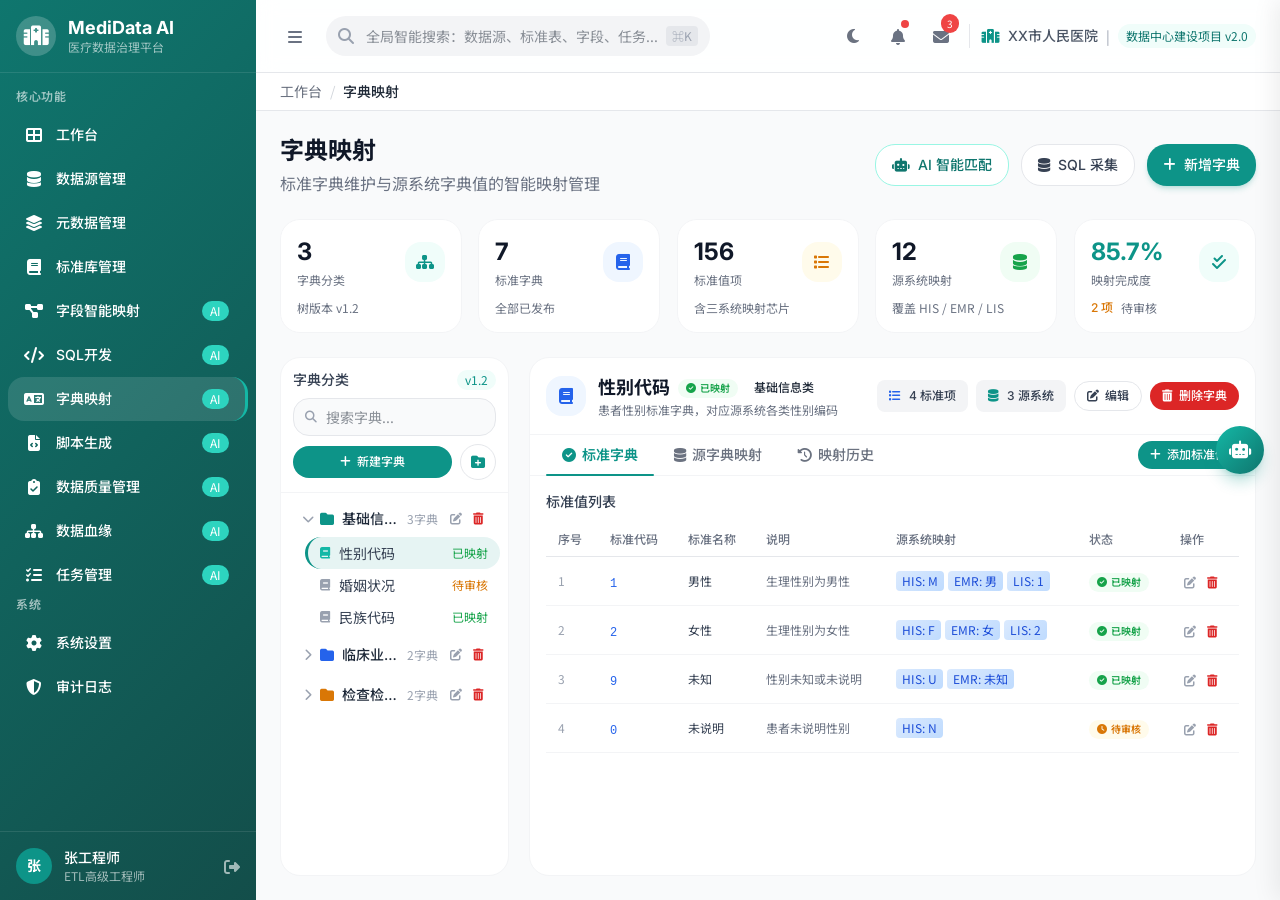
<file: prototype/dictionary.html>
<!DOCTYPE html>
<html lang="zh-CN">
<head>
    <meta charset="UTF-8">
    <meta name="viewport" content="width=device-width, initial-scale=1.0">
    <meta name="theme-color" content="#0d9488">
    <meta name="description" content="字典映射 - 标准字典维护与源系统字典值的智能映射管理">
    <meta property="og:type" content="website">
    <meta property="og:title" content="字典映射 - MediData AI">
    <meta property="og:description" content="标准字典维护与源系统字典值的智能映射管理">
    <title>字典映射 - MediData AI</title>
    <link rel="preconnect" href="https://cdnjs.cloudflare.com">
    <link rel="stylesheet" href="components/tailwind.css">
    <link rel="stylesheet" href="https://cdnjs.cloudflare.com/ajax/libs/font-awesome/6.4.0/css/all.min.css">
    <link rel="stylesheet" href="components/common.css">
    <script src="components/common.js" defer></script>
</head>
<body class="bg-gray-50 dark:bg-gray-900 text-gray-800 dark:text-gray-200">
    <a href="#main-content" class="skip-link">跳转到主内容</a>
    <div class="flex h-screen overflow-hidden">
        <aside id="sidebar" class="w-64 gradient-bg text-white flex flex-col flex-shrink-0"></aside>
        <main id="main-content" class="flex-1 flex flex-col overflow-hidden" role="main">
            <header id="header" class="glass-effect border-b border-gray-200 dark:border-gray-700 px-6 py-4 flex items-center justify-between flex-shrink-0 z-10"></header>
            <div class="bg-white dark:bg-gray-800 border-b border-gray-200 dark:border-gray-700 px-6 py-2">
                <nav id="breadcrumb" class="breadcrumb"></nav>
            </div>
            <div class="flex-1 overflow-hidden p-6 flex flex-col">
                <!-- 页面标题 -->
                <div class="flex items-center justify-between mb-6 flex-shrink-0">
                    <div>
                        <h2 class="text-2xl font-bold text-gray-900 dark:text-gray-100">字典映射</h2>
                        <p class="text-gray-500 dark:text-gray-400 mt-1">标准字典维护与源系统字典值的智能映射管理</p>
                    </div>
                    <div class="flex gap-3">
                        <button id="aiDictMatchBtn" class="px-4 py-2.5 bg-white dark:bg-gray-700 border border-medical-200 dark:border-medical-800 rounded-xl text-sm font-medium text-medical-700 dark:text-medical-300 hover:bg-medical-50 dark:hover:bg-medical-900/30 transition-colors flex items-center gap-2 btn-transition" onclick="aiMatchDictionary()">
                            <i class="fas fa-robot"></i> AI 智能匹配
                        </button>
                        <button class="px-4 py-2.5 bg-white dark:bg-gray-700 border border-gray-200 dark:border-gray-700 rounded-xl text-sm font-medium text-gray-700 dark:text-gray-300 hover:bg-gray-50 dark:hover:bg-gray-600 transition-colors flex items-center gap-2 btn-transition" data-action="openModal" data-args="sqlCollectModal">
                            <i class="fas fa-database"></i> SQL 采集
                        </button>
                        <button class="px-4 py-2.5 bg-medical-600 text-white rounded-xl text-sm font-medium hover:bg-medical-700 transition-colors flex items-center gap-2 shadow-md shadow-medical-600/20 btn-transition" data-action="openModal" data-args="addDictModal">
                            <i class="fas fa-plus"></i> 新增字典
                        </button>
                    </div>
                </div>

                <!-- 统计卡片 -->
                <div class="grid grid-cols-2 md:grid-cols-3 lg:grid-cols-5 stats-grid gap-4 mb-6">
                    <div class="bg-white dark:bg-gray-800 rounded-xl p-4 border border-gray-100 dark:border-gray-700 card-hover">
                        <div class="flex items-center justify-between">
                            <div>
                                <p class="text-2xl font-bold text-gray-900 dark:text-gray-100">3</p>
                                <p class="text-xs text-gray-500 dark:text-gray-400 mt-1">字典分类</p>
                            </div>
                            <div class="w-10 h-10 bg-medical-50 rounded-lg flex items-center justify-center">
                                <i class="fas fa-sitemap text-medical-600"></i>
                            </div>
                            
</div>
                            <div class="flex items-center gap-2 text-xs text-gray-500 dark:text-gray-400 mt-3">树版本 v1.2</div>
                            
                    </div>
                            
                    <div class="bg-white dark:bg-gray-800 rounded-xl p-4 border border-gray-100 dark:border-gray-700 card-hover">
                        <div class="flex items-center justify-between">
                            <div>
                                <p class="text-2xl font-bold text-gray-900 dark:text-gray-100">7</p>
                                <p class="text-xs text-gray-500 dark:text-gray-400 mt-1">标准字典</p>
                            </div>
                            
                            <div class="w-10 h-10 bg-primary-50 rounded-lg flex items-center justify-center">
                                <i class="fas fa-book text-primary-600"></i>
                            </div>
                            
                            
                            
                            
                            
                            
                            
                            
                            
                            
                            
                            
                            
                            
                            
                            
                            
                            
                            
                            
                            
                            
                            
                            
                            
                            
                            
                            
                            
                            
                            
                            
                            
                            
                            
                            
                            
                            
                            
                            
                            
                            
                            
                            
                            
                            
</div>
                            <div class="flex items-center gap-2 text-xs text-gray-500 dark:text-gray-400 mt-3">全部已发布</div>
                    </div>
                    <div class="bg-white dark:bg-gray-800 rounded-xl p-4 border border-gray-100 dark:border-gray-700 card-hover">
                        <div class="flex items-center justify-between">
                            <div>
                                <p class="text-2xl font-bold text-gray-900 dark:text-gray-100">156</p>
                                <p class="text-xs text-gray-500 dark:text-gray-400 mt-1">标准值项</p>
                            </div>
                            <div class="w-10 h-10 bg-warning-50 rounded-lg flex items-center justify-center">
                                <i class="fas fa-list text-warning-600"></i>
                            </div>
</div>
                            <div class="flex items-center gap-2 text-xs text-gray-500 dark:text-gray-400 mt-3">含三系统映射芯片</div>
                    </div>
                    <div class="bg-white dark:bg-gray-800 rounded-xl p-4 border border-gray-100 dark:border-gray-700 card-hover">
                        <div class="flex items-center justify-between">
                            <div>
                                <p class="text-2xl font-bold text-gray-900 dark:text-gray-100">12</p>
                                <p class="text-xs text-gray-500 dark:text-gray-400 mt-1">源系统映射</p>
                            </div>
                            <div class="w-10 h-10 bg-success-50 rounded-lg flex items-center justify-center">
                                <i class="fas fa-database text-success-600"></i>
                            </div>
</div>
                            <div class="flex items-center gap-2 text-xs text-gray-500 dark:text-gray-400 mt-3">覆盖 HIS / EMR / LIS</div>
                    </div>
                    <div class="bg-white dark:bg-gray-800 rounded-xl p-4 border border-gray-100 dark:border-gray-700 card-hover">
                        <div class="flex items-center justify-between">
                            <div>
                                <p class="text-2xl font-bold text-medical-600">85.7%</p>
                                <p class="text-xs text-gray-500 dark:text-gray-400 mt-1">映射完成度</p>
                            </div>
                            <div class="w-10 h-10 bg-medical-50 rounded-lg flex items-center justify-center">
                                <i class="fas fa-check-double text-medical-600"></i>
                            </div>
</div>
                            <div class="flex items-center gap-2 text-xs text-gray-500 dark:text-gray-400 mt-3"><span class="text-warning-600 font-medium">2 项</span> 待审核</div>
                    </div>
                </div>

                <!-- 主内容区 -->
                <div class="grid grid-cols-12 gap-5 flex-1 min-h-0">
                    <!-- 左侧：字典分类树 -->
                    <div class="col-span-12 lg:col-span-3 bg-white dark:bg-gray-800 rounded-xl border border-gray-100 dark:border-gray-700 flex flex-col overflow-hidden">
                        <div class="p-3 border-b border-gray-100 dark:border-gray-700 flex-shrink-0">
                            <div class="flex items-center justify-between mb-2">
                                <span class="text-sm font-medium text-gray-700 dark:text-gray-300">字典分类</span>
                                <span class="text-xs bg-medical-50 text-medical-600 px-2 py-0.5 rounded-full">v1.2</span>
                            </div>
                            <div class="relative mb-2">
                                <i class="fas fa-search absolute left-3 top-1/2 -translate-y-1/2 text-gray-400 text-xs"></i>
                                <input type="text" id="dictSearch" placeholder="搜索字典..."
                                       class="w-full pl-8 pr-3 py-2 bg-gray-50 dark:bg-gray-700 border border-gray-200 dark:border-gray-600 rounded-lg text-sm form-control-focus focus:bg-white dark:focus:bg-gray-600 transition-all"
                                       oninput="filterDictTree(this.value)">
                            </div>
                            <div class="flex items-center gap-2">
                                <button class="flex-1 py-2 bg-medical-600 text-white rounded-xl text-xs font-medium hover:bg-medical-700 transition-colors flex items-center justify-center gap-1.5" data-action="openModal" data-args="addDictModal">
                                    <i class="fas fa-plus"></i> 新建字典
                                </button>
                                <button class="flex-shrink-0 w-9 h-9 bg-white dark:bg-gray-700 border border-gray-200 dark:border-gray-600 text-medical-600 hover:bg-medical-50 dark:hover:bg-gray-600 rounded-xl text-sm font-medium transition-colors flex items-center justify-center" title="新增分类" aria-label="新增分类" onclick="openAddCategoryModal()">
                                    <i class="fas fa-folder-plus"></i>
                                </button>
                            </div>
                        </div>
                        <div class="flex-1 overflow-y-auto p-2 scrollbar-thin" id="dictTree">
                            <!-- 基础信息类 -->
                            <div class="mb-1" data-category-node>
                                <div tabindex="0" role="treeitem" class="std-tree-item flex items-center gap-2 px-3 py-2 rounded-lg" onclick="toggleTreeNode(this, event)">
                                    <i class="fas fa-chevron-right std-tree-arrow text-gray-400 text-xs flex-shrink-0"></i>
                                    <i class="fas fa-folder text-medical-600 text-sm flex-shrink-0"></i>
                                    <span class="text-sm font-medium text-gray-800 dark:text-gray-200 flex-1 min-w-0 truncate">基础信息类</span>
                                    <span class="text-xs text-gray-400 flex-shrink-0">3字典</span>
                                    <div class="flex items-center gap-0.5 flex-shrink-0">
                                        <button type="button" class="text-gray-400 hover:text-medical-600 transition-colors flex-shrink-0 w-5 h-5 flex items-center justify-center rounded focus-visible:ring-2 focus-visible:ring-medical-400 focus-visible:outline-none" title="编辑分类" aria-label="编辑基础信息类" onclick="event.stopPropagation(); editCategory(this, '基础信息类');"><i class="fas fa-edit text-xs" aria-hidden="true"></i></button>
                                        <button type="button" class="text-danger-600 hover:text-danger-700 transition-colors flex-shrink-0 w-5 h-5 flex items-center justify-center rounded focus-visible:ring-2 focus-visible:ring-danger-400 focus-visible:outline-none" title="删除分类" aria-label="删除基础信息类" onclick="event.stopPropagation(); deleteCategory(this, '基础信息类');"><i class="fas fa-trash-alt text-xs" aria-hidden="true"></i></button>
                                    </div>
                                </div>
                                <div class="std-tree-children pl-4">
                                    <div tabindex="0" role="treeitem" class="std-tree-item flex items-center gap-2 px-3 py-1.5 rounded-lg active" onclick="selectDictItem(this, '性别代码', '患者性别标准字典，对应源系统各类性别编码', '已映射', '基础信息类')">
                                        <i class="fas fa-book text-medical-500 text-xs"></i>
                                        <span class="text-sm text-gray-700 dark:text-gray-300 flex-1">性别代码</span>
                                        <span class="text-xs text-success-600">已映射</span>
                                    </div>
                                    <div tabindex="0" role="treeitem" class="std-tree-item flex items-center gap-2 px-3 py-1.5 rounded-lg" onclick="selectDictItem(this, '婚姻状况', '患者婚姻状况标准字典', '待审核', '基础信息类')">
                                        <i class="fas fa-book text-gray-400 text-xs"></i>
                                        <span class="text-sm text-gray-700 dark:text-gray-300 flex-1">婚姻状况</span>
                                        <span class="text-xs text-warning-600">待审核</span>
                                    </div>
                                    <div tabindex="0" role="treeitem" class="std-tree-item flex items-center gap-2 px-3 py-1.5 rounded-lg" onclick="selectDictItem(this, '民族代码', '患者民族标准字典', '已映射', '基础信息类')">
                                        <i class="fas fa-book text-gray-400 text-xs"></i>
                                        <span class="text-sm text-gray-700 dark:text-gray-300 flex-1">民族代码</span>
                                        <span class="text-xs text-success-600">已映射</span>
                                    </div>
                                </div>
                            </div>
                            <!-- 临床业务类 -->
                            <div class="mb-1" data-category-node>
                                <div tabindex="0" role="treeitem" class="std-tree-item flex items-center gap-2 px-3 py-2 rounded-lg" onclick="toggleTreeNode(this, event)">
                                    <i class="fas fa-chevron-right std-tree-arrow text-gray-400 text-xs flex-shrink-0"></i>
                                    <i class="fas fa-folder text-primary-600 text-sm flex-shrink-0"></i>
                                    <span class="text-sm font-medium text-gray-800 dark:text-gray-200 flex-1 min-w-0 truncate">临床业务类</span>
                                    <span class="text-xs text-gray-400 flex-shrink-0">2字典</span>
                                    <div class="flex items-center gap-0.5 flex-shrink-0">
                                        <button type="button" class="text-gray-400 hover:text-medical-600 transition-colors flex-shrink-0 w-5 h-5 flex items-center justify-center rounded focus-visible:ring-2 focus-visible:ring-medical-400 focus-visible:outline-none" title="编辑分类" aria-label="编辑临床业务类" onclick="event.stopPropagation(); editCategory(this, '临床业务类');"><i class="fas fa-edit text-xs" aria-hidden="true"></i></button>
                                        <button type="button" class="text-danger-600 hover:text-danger-700 transition-colors flex-shrink-0 w-5 h-5 flex items-center justify-center rounded focus-visible:ring-2 focus-visible:ring-danger-400 focus-visible:outline-none" title="删除分类" aria-label="删除临床业务类" onclick="event.stopPropagation(); deleteCategory(this, '临床业务类');"><i class="fas fa-trash-alt text-xs" aria-hidden="true"></i></button>
                                    </div>
                                </div>
                                <div class="std-tree-children pl-4">
                                    <div tabindex="0" role="treeitem" class="std-tree-item flex items-center gap-2 px-3 py-1.5 rounded-lg" onclick="selectDictItem(this, '诊断编码 (ICD-10)', '国际疾病分类标准编码字典', '已映射', '临床业务类')">
                                        <i class="fas fa-book text-gray-400 text-xs"></i>
                                        <span class="text-sm text-gray-700 dark:text-gray-300 flex-1">诊断编码 (ICD-10)</span>
                                        <span class="text-xs text-success-600">已映射</span>
                                    </div>
                                    <div tabindex="0" role="treeitem" class="std-tree-item flex items-center gap-2 px-3 py-1.5 rounded-lg" onclick="selectDictItem(this, '手术编码 (ICD-9-CM)', '国际手术操作分类编码字典', '未映射', '临床业务类')">
                                        <i class="fas fa-book text-gray-400 text-xs"></i>
                                        <span class="text-sm text-gray-700 dark:text-gray-300 flex-1">手术编码 (ICD-9-CM)</span>
                                        <span class="text-xs text-gray-500">未映射</span>
                                    </div>
                                </div>
                            </div>
                            <!-- 检查检验类 -->
                            <div class="mb-1" data-category-node>
                                <div tabindex="0" role="treeitem" class="std-tree-item flex items-center gap-2 px-3 py-2 rounded-lg" onclick="toggleTreeNode(this, event)">
                                    <i class="fas fa-chevron-right std-tree-arrow text-gray-400 text-xs flex-shrink-0"></i>
                                    <i class="fas fa-folder text-warning-600 text-sm flex-shrink-0"></i>
                                    <span class="text-sm font-medium text-gray-800 dark:text-gray-200 flex-1 min-w-0 truncate">检查检验类</span>
                                    <span class="text-xs text-gray-400 flex-shrink-0">2字典</span>
                                    <div class="flex items-center gap-0.5 flex-shrink-0">
                                        <button type="button" class="text-gray-400 hover:text-medical-600 transition-colors flex-shrink-0 w-5 h-5 flex items-center justify-center rounded focus-visible:ring-2 focus-visible:ring-medical-400 focus-visible:outline-none" title="编辑分类" aria-label="编辑检查检验类" onclick="event.stopPropagation(); editCategory(this, '检查检验类');"><i class="fas fa-edit text-xs" aria-hidden="true"></i></button>
                                        <button type="button" class="text-danger-600 hover:text-danger-700 transition-colors flex-shrink-0 w-5 h-5 flex items-center justify-center rounded focus-visible:ring-2 focus-visible:ring-danger-400 focus-visible:outline-none" title="删除分类" aria-label="删除检查检验类" onclick="event.stopPropagation(); deleteCategory(this, '检查检验类');"><i class="fas fa-trash-alt text-xs" aria-hidden="true"></i></button>
                                    </div>
                                </div>
                                <div class="std-tree-children pl-4">
                                    <div tabindex="0" role="treeitem" class="std-tree-item flex items-center gap-2 px-3 py-1.5 rounded-lg" onclick="selectDictItem(this, '检验项目代码', '检验项目标准编码字典', '待审核', '检查检验类')">
                                        <i class="fas fa-book text-gray-400 text-xs"></i>
                                        <span class="text-sm text-gray-700 dark:text-gray-300 flex-1">检验项目代码</span>
                                        <span class="text-xs text-warning-600">待审核</span>
                                    </div>
                                    <div tabindex="0" role="treeitem" class="std-tree-item flex items-center gap-2 px-3 py-1.5 rounded-lg" onclick="selectDictItem(this, '检查项目代码', '检查项目标准编码字典', '已映射', '检查检验类')">
                                        <i class="fas fa-book text-gray-400 text-xs"></i>
                                        <span class="text-sm text-gray-700 dark:text-gray-300 flex-1">检查项目代码</span>
                                        <span class="text-xs text-success-600">已映射</span>
                                    </div>
                                </div>
                            </div>
                        </div>
                    </div>

                    <!-- 右侧：详情区 -->
                    <div id="dictDetailPanel" class="col-span-12 lg:col-span-9 bg-white dark:bg-gray-800 rounded-xl border border-gray-100 dark:border-gray-700 flex flex-col overflow-hidden">
                        <!-- 表头信息 -->
                        <div class="p-4 border-b border-gray-100 dark:border-gray-700 flex-shrink-0">
                            <div class="flex items-center justify-between">
                                <div class="flex items-center gap-3">
                                    <div class="w-10 h-10 bg-primary-50 rounded-lg flex items-center justify-center">
                                        <i class="fas fa-book text-primary-600"></i>
                                    </div>
                                    <div>
                                        <div class="flex items-center gap-2">
                                            <h2 class="text-lg font-bold text-gray-900 dark:text-gray-100" id="dictTitle">性别代码</h2>
                                            <span id="dictStatus" class="mapping-badge mapping-done"><i class="fas fa-check-circle"></i>已映射</span>
                                            <span class="domain-tag domain-base">基础信息类</span>
                                        </div>
                                        <p class="text-xs text-gray-500 dark:text-gray-400" id="dictDesc">患者性别标准字典，对应源系统各类性别编码</p>
                                    </div>
                                </div>
                                <div class="flex items-center gap-2">
                                    <span class="stats-mini">
                                        <i class="fas fa-list text-primary-600 text-xs"></i>
                                        <span class="text-xs font-medium text-gray-700 dark:text-gray-300">4 标准项</span>
                                    </span>
                                    <span class="stats-mini">
                                        <i class="fas fa-database text-medical-600 text-xs"></i>
                                        <span class="text-xs font-medium text-gray-700 dark:text-gray-300">3 源系统</span>
                                    </span>
                                    <button class="px-3 py-1.5 bg-white dark:bg-gray-700 border border-gray-200 dark:border-gray-600 text-gray-700 dark:text-gray-300 rounded-xl text-xs font-medium hover:bg-gray-50 transition-colors flex items-center gap-1.5" data-action="openModal" data-args="editDictModal">
                                        <i class="fas fa-edit"></i> 编辑
                                    </button>
                                    <button class="px-3 py-1.5 bg-danger-600 text-white rounded-xl text-xs font-medium hover:bg-danger-700 transition-colors flex items-center gap-1.5" onclick="deleteDict()">
                                        <i class="fas fa-trash-alt"></i> 删除字典
                                    </button>
                                </div>
                            </div>
                        </div>

                        <!-- Tab 切换 -->
                        <div class="px-4 border-b border-gray-100 dark:border-gray-700 flex-shrink-0">
                            <div class="flex items-center justify-between">
                                <div class="flex gap-1">
                                    <button class="tab-btn active px-4 py-3 text-sm font-medium text-medical-600" onclick="switchTab(this, 'standardTab')">
                                        <i class="fas fa-check-circle mr-1.5"></i>标准字典
                                    </button>
                                    <button class="tab-btn px-4 py-3 text-sm font-medium text-gray-500 dark:text-gray-400 hover:text-gray-700 dark:hover:text-gray-200" onclick="switchTab(this, 'sourceTab')">
                                        <i class="fas fa-database mr-1.5"></i>源字典映射
                                    </button>
                                    <button class="tab-btn px-4 py-3 text-sm font-medium text-gray-500 dark:text-gray-400 hover:text-gray-700 dark:hover:text-gray-200" onclick="switchTab(this, 'historyTab')">
                                        <i class="fas fa-history mr-1.5"></i>映射历史
                                    </button>
                                </div>
                                <button id="addStdValueBtn" class="px-3 py-1.5 bg-medical-600 text-white rounded-xl text-xs font-medium hover:bg-medical-700 transition-colors flex items-center gap-1.5" data-action="openModal" data-args="addStdDictValueModal">
                                    <i class="fas fa-plus"></i> 添加标准值
                                </button>
                            </div>
                        </div>

                        <!-- 标准字典 Tab -->
                        <div id="standardTab" class="flex-1 overflow-auto p-4 tab-content">
                            <div class="flex items-center justify-between mb-3">
                                <span class="text-sm font-medium text-gray-700 dark:text-gray-300">标准值列表</span>
                            </div>
                            <div class="overflow-x-auto">
                                <table class="w-full text-sm">
                                    <thead class="sticky-head">
                                        <tr class="border-b border-gray-200 dark:border-gray-700">
                                            <th class="text-left py-2 px-3 font-medium text-gray-500 dark:text-gray-400 text-xs">序号</th>
                                            <th class="text-left py-2 px-3 font-medium text-gray-500 dark:text-gray-400 text-xs">标准代码</th>
                                            <th class="text-left py-2 px-3 font-medium text-gray-500 dark:text-gray-400 text-xs">标准名称</th>
                                            <th class="text-left py-2 px-3 font-medium text-gray-500 dark:text-gray-400 text-xs">说明</th>
                                            <th class="text-left py-2 px-3 font-medium text-gray-500 dark:text-gray-400 text-xs">源系统映射</th>
                                            <th class="text-left py-2 px-3 font-medium text-gray-500 dark:text-gray-400 text-xs">状态</th>
                                            <th class="text-left py-2 px-3 font-medium text-gray-500 dark:text-gray-400 text-xs">操作</th>
                                        </tr>
                                    </thead>
                                    <tbody>
                                        <tr class="field-row border-b border-gray-100 dark:border-gray-800">
                                            <td class="py-2.5 px-3 text-xs text-gray-400">1</td>
                                            <td class="py-2.5 px-3"><span class="font-mono text-xs text-primary-600 font-medium">1</span></td>
                                            <td class="py-2.5 px-3 text-xs text-gray-700 dark:text-gray-300">男性</td>
                                            <td class="py-2.5 px-3 text-xs text-gray-500">生理性别为男性</td>
                                            <td class="py-2.5 px-3">
                                                <div class="flex flex-wrap gap-1">
                                                    <span class="source-tag text-xs px-1.5 py-0.5 rounded">HIS: M</span>
                                                    <span class="source-tag text-xs px-1.5 py-0.5 rounded">EMR: 男</span>
                                                    <span class="source-tag text-xs px-1.5 py-0.5 rounded">LIS: 1</span>
                                                </div>
                                            </td>
                                            <td class="py-2.5 px-3">
                                                <span class="mapping-badge mapping-done"><i class="fas fa-check-circle"></i>已映射</span>
                                            </td>
                                            <td class="py-2.5 px-3 whitespace-nowrap">
                                                <button class="text-gray-400 hover:text-medical-600 transition-colors p-1 rounded focus-visible:ring-2 focus-visible:ring-medical-400 focus-visible:outline-none" title="编辑标准值" data-action="showToast" data-args="编辑标准值|info">
                                                    <i class="fas fa-edit text-xs"></i>
                                                </button>
                                                <button class="text-danger-600 hover:text-danger-700 transition-colors p-1 rounded focus-visible:ring-2 focus-visible:ring-danger-400 focus-visible:outline-none" title="删除标准值" onclick="deleteStdDictValue(this)">
                                                    <i class="fas fa-trash-alt text-xs"></i>
                                                </button>
                                            </td>
                                        </tr>
                                        <tr class="field-row border-b border-gray-100 dark:border-gray-800">
                                            <td class="py-2.5 px-3 text-xs text-gray-400">2</td>
                                            <td class="py-2.5 px-3"><span class="font-mono text-xs text-primary-600 font-medium">2</span></td>
                                            <td class="py-2.5 px-3 text-xs text-gray-700 dark:text-gray-300">女性</td>
                                            <td class="py-2.5 px-3 text-xs text-gray-500">生理性别为女性</td>
                                            <td class="py-2.5 px-3">
                                                <div class="flex flex-wrap gap-1">
                                                    <span class="source-tag text-xs px-1.5 py-0.5 rounded">HIS: F</span>
                                                    <span class="source-tag text-xs px-1.5 py-0.5 rounded">EMR: 女</span>
                                                    <span class="source-tag text-xs px-1.5 py-0.5 rounded">LIS: 2</span>
                                                </div>
                                            </td>
                                            <td class="py-2.5 px-3">
                                                <span class="mapping-badge mapping-done"><i class="fas fa-check-circle"></i>已映射</span>
                                            </td>
                                            <td class="py-2.5 px-3 whitespace-nowrap">
                                                <button class="text-gray-400 hover:text-medical-600 transition-colors p-1 rounded focus-visible:ring-2 focus-visible:ring-medical-400 focus-visible:outline-none" title="编辑标准值" data-action="showToast" data-args="编辑标准值|info">
                                                    <i class="fas fa-edit text-xs"></i>
                                                </button>
                                                <button class="text-danger-600 hover:text-danger-700 transition-colors p-1 rounded focus-visible:ring-2 focus-visible:ring-danger-400 focus-visible:outline-none" title="删除标准值" onclick="deleteStdDictValue(this)">
                                                    <i class="fas fa-trash-alt text-xs"></i>
                                                </button>
                                            </td>
                                        </tr>
                                        <tr class="field-row border-b border-gray-100 dark:border-gray-800">
                                            <td class="py-2.5 px-3 text-xs text-gray-400">3</td>
                                            <td class="py-2.5 px-3"><span class="font-mono text-xs text-primary-600 font-medium">9</span></td>
                                            <td class="py-2.5 px-3 text-xs text-gray-700 dark:text-gray-300">未知</td>
                                            <td class="py-2.5 px-3 text-xs text-gray-500">性别未知或未说明</td>
                                            <td class="py-2.5 px-3">
                                                <div class="flex flex-wrap gap-1">
                                                    <span class="source-tag text-xs px-1.5 py-0.5 rounded">HIS: U</span>
                                                    <span class="source-tag text-xs px-1.5 py-0.5 rounded">EMR: 未知</span>
                                                </div>
                                            </td>
                                            <td class="py-2.5 px-3">
                                                <span class="mapping-badge mapping-done"><i class="fas fa-check-circle"></i>已映射</span>
                                            </td>
                                            <td class="py-2.5 px-3 whitespace-nowrap">
                                                <button class="text-gray-400 hover:text-medical-600 transition-colors p-1 rounded focus-visible:ring-2 focus-visible:ring-medical-400 focus-visible:outline-none" title="编辑标准值" data-action="showToast" data-args="编辑标准值|info">
                                                    <i class="fas fa-edit text-xs"></i>
                                                </button>
                                                <button class="text-danger-600 hover:text-danger-700 transition-colors p-1 rounded focus-visible:ring-2 focus-visible:ring-danger-400 focus-visible:outline-none" title="删除标准值" onclick="deleteStdDictValue(this)">
                                                    <i class="fas fa-trash-alt text-xs"></i>
                                                </button>
                                            </td>
                                        </tr>
                                        <tr class="field-row border-b border-gray-100 dark:border-gray-800">
                                            <td class="py-2.5 px-3 text-xs text-gray-400">4</td>
                                            <td class="py-2.5 px-3"><span class="font-mono text-xs text-primary-600 font-medium">0</span></td>
                                            <td class="py-2.5 px-3 text-xs text-gray-700 dark:text-gray-300">未说明</td>
                                            <td class="py-2.5 px-3 text-xs text-gray-500">患者未说明性别</td>
                                            <td class="py-2.5 px-3">
                                                <div class="flex flex-wrap gap-1">
                                                    <span class="source-tag text-xs px-1.5 py-0.5 rounded">HIS: N</span>
                                                </div>
                                            </td>
                                            <td class="py-2.5 px-3">
                                                <span class="mapping-badge mapping-pending"><i class="fas fa-clock"></i>待审核</span>
                                            </td>
                                            <td class="py-2.5 px-3 whitespace-nowrap">
                                                <button class="text-gray-400 hover:text-medical-600 transition-colors p-1 rounded focus-visible:ring-2 focus-visible:ring-medical-400 focus-visible:outline-none" title="编辑标准值" data-action="showToast" data-args="编辑标准值|info">
                                                    <i class="fas fa-edit text-xs"></i>
                                                </button>
                                                <button class="text-danger-600 hover:text-danger-700 transition-colors p-1 rounded focus-visible:ring-2 focus-visible:ring-danger-400 focus-visible:outline-none" title="删除标准值" onclick="deleteStdDictValue(this)">
                                                    <i class="fas fa-trash-alt text-xs"></i>
                                                </button>
                                            </td>
                                        </tr>
                                    </tbody>
                                </table>
                            </div>
                        </div>

                        <!-- 源字典映射 Tab -->
                        <div id="sourceTab" class="flex-1 overflow-auto p-4 tab-content hidden">
                            <div class="suggestion-card s-info mb-4" id="dictAiBanner">
                                <div class="flex items-start gap-3">
                                    <div class="w-9 h-9 bg-gradient-to-br from-medical-500 to-medical-700 rounded-lg flex items-center justify-center flex-shrink-0 mt-0.5">
                                        <i class="fas fa-robot text-white text-sm" aria-hidden="true"></i>
                                    </div>
                                    <div class="flex-1 min-w-0">
                                        <div class="flex items-center gap-2 flex-wrap">
                                            <p class="font-semibold text-sm" style="color:var(--text-primary)">AI 字典匹配建议</p>
                                            <span class="text-[10px] bg-medical-100 dark:bg-medical-900/40 text-medical-700 dark:text-medical-300 px-2 py-0.5 rounded-full">语义相似度 + 历史映射学习</span>
                                        </div>
                                        <p class="text-xs mt-1 leading-relaxed" style="color:var(--text-secondary)">检测到 <b>EMR_电子病历库</b> 存在 1 个未映射项：源值「未说明」与标准代码 <code class="font-mono">0（未说明）</code> 语义相似度 <b>96%</b>，建议自动建立映射；另有 1 条待审核项建议维持现状。确认后将同步更新映射完成度。</p>
                                        <div class="flex gap-2 mt-2">
                                            <button type="button" class="px-3 py-1.5 bg-medical-600 text-white rounded-lg text-xs font-medium hover:bg-medical-700 transition-colors focus-visible:ring-2 focus-visible:ring-medical-400 focus-visible:outline-none" onclick="aiMatchDictionary()">
                                                <i class="fas fa-wand-magic-sparkles mr-1"></i>一键应用建议
                                            </button>
                                            <button type="button" class="px-3 py-1.5 bg-white dark:bg-gray-700 border border-gray-200 dark:border-gray-600 rounded-lg text-xs font-medium text-gray-600 dark:text-gray-300 hover:bg-gray-50 dark:hover:bg-gray-600 transition-colors" onclick="document.getElementById('dictAiBanner').style.display='none';showToast('已忽略本轮 AI 建议','info')">忽略</button>
                                        </div>
                                    </div>
                                </div>
                            </div>
                            <div class="flex items-center justify-between mb-3">
                                <span class="text-sm font-medium text-gray-700 dark:text-gray-300">源系统字典映射</span>
                                <button class="px-3 py-1.5 bg-medical-600 text-white rounded-xl text-xs font-medium hover:bg-medical-700 transition-colors flex items-center gap-1.5" data-action="openModal" data-args="addSourceDictModal">
                                    <i class="fas fa-plus"></i> 添加源字典
                                </button>
                            </div>
                            <div class="space-y-4">
                                <!-- HIS源字典 -->
                                <div class="border border-gray-200 dark:border-gray-700 rounded-xl overflow-hidden">
                                    <div class="px-4 py-3 bg-gray-50 dark:bg-gray-700 border-b border-gray-200 dark:border-gray-700 flex items-center justify-between">
                                        <div class="flex items-center gap-2">
                                            <i class="fas fa-database text-medical-600 text-sm"></i>
                                            <span class="text-sm font-medium text-gray-800 dark:text-gray-200">HIS_主数据库</span>
                                            <span class="text-xs bg-success-50 text-success-600 px-2 py-0.5 rounded-full">4/4 已映射</span>
                                        </div>
                                        <div class="flex items-center gap-2">
                                            <button class="text-xs text-medical-600 hover:text-medical-700 font-medium" data-action="openModal" data-args="sqlCollectModal">
                                                <i class="fas fa-code mr-1"></i>SQL采集
                                            </button>
                                            <button class="text-xs text-gray-500 hover:text-gray-700 dark:text-gray-400" data-action="showToast" data-args="导出HIS映射|info">
                                                <i class="fas fa-download"></i>
                                            </button>
                                        </div>
                                    </div>
                                    <div class="p-4">
                                        <table class="w-full text-sm">
                                                <thead class="sticky-head">
                                                    <tr class="border-b border-gray-100 dark:border-gray-700">
                                                        <th class="text-left py-2 px-3 font-medium text-gray-500 text-xs">标准代码</th>
                                                    <th class="text-left py-2 px-3 font-medium text-gray-500 text-xs">标准名称</th>
                                                    <th class="text-left py-2 px-3 font-medium text-gray-500 text-xs">HIS源值</th>
                                                    <th class="text-left py-2 px-3 font-medium text-gray-500 text-xs">状态</th>
                                                    <th class="text-left py-2 px-3 font-medium text-gray-500 text-xs">操作</th>
                                                </tr>
                                            </thead>
                                            <tbody>
                                                <tr class="field-row border-b border-gray-50 dark:border-gray-800">
                                                    <td class="py-2 px-3 text-xs font-mono text-primary-600">1</td>
                                                    <td class="py-2 px-3 text-xs text-gray-700 dark:text-gray-300">男性</td>
                                                    <td class="py-2 px-3 text-xs font-mono text-gray-600">M</td>
                                                    <td class="py-2 px-3"><span class="mapping-badge mapping-done"><i class="fas fa-check-circle"></i>已确认</span></td>
                                                    <td class="py-2 px-3">
                                                        <button type="button" class="text-gray-400 hover:text-medical-600 transition-colors p-1 rounded focus-visible:ring-2 focus-visible:ring-medical-400 focus-visible:outline-none" title="编辑" data-action="showToast" data-args="编辑映射|info"><i class="fas fa-edit text-xs" aria-hidden="true"></i></button>
                                                    </td>
                                                </tr>
                                                <tr class="field-row border-b border-gray-50 dark:border-gray-800">
                                                    <td class="py-2 px-3 text-xs font-mono text-primary-600">2</td>
                                                    <td class="py-2 px-3 text-xs text-gray-700 dark:text-gray-300">女性</td>
                                                    <td class="py-2 px-3 text-xs font-mono text-gray-600">F</td>
                                                    <td class="py-2 px-3"><span class="mapping-badge mapping-done"><i class="fas fa-check-circle"></i>已确认</span></td>
                                                    <td class="py-2 px-3">
                                                        <button type="button" class="text-gray-400 hover:text-medical-600 transition-colors p-1 rounded focus-visible:ring-2 focus-visible:ring-medical-400 focus-visible:outline-none" title="编辑" data-action="showToast" data-args="编辑映射|info"><i class="fas fa-edit text-xs" aria-hidden="true"></i></button>
                                                    </td>
                                                </tr>
                                                <tr class="field-row border-b border-gray-50 dark:border-gray-800">
                                                    <td class="py-2 px-3 text-xs font-mono text-primary-600">9</td>
                                                    <td class="py-2 px-3 text-xs text-gray-700 dark:text-gray-300">未知</td>
                                                    <td class="py-2 px-3 text-xs font-mono text-gray-600">U</td>
                                                    <td class="py-2 px-3"><span class="mapping-badge mapping-done"><i class="fas fa-check-circle"></i>已确认</span></td>
                                                    <td class="py-2 px-3">
                                                        <button type="button" class="text-gray-400 hover:text-medical-600 transition-colors p-1 rounded focus-visible:ring-2 focus-visible:ring-medical-400 focus-visible:outline-none" title="编辑" data-action="showToast" data-args="编辑映射|info"><i class="fas fa-edit text-xs" aria-hidden="true"></i></button>
                                                    </td>
                                                </tr>
                                                <tr class="field-row border-b border-gray-50 dark:border-gray-800">
                                                    <td class="py-2 px-3 text-xs font-mono text-primary-600">0</td>
                                                    <td class="py-2 px-3 text-xs text-gray-700 dark:text-gray-300">未说明</td>
                                                    <td class="py-2 px-3 text-xs font-mono text-gray-600">N</td>
                                                    <td class="py-2 px-3"><span class="mapping-badge mapping-pending"><i class="fas fa-clock"></i>待审核</span></td>
                                                    <td class="py-2 px-3">
                                                        <button type="button" class="text-gray-400 hover:text-medical-600 transition-colors p-1 rounded focus-visible:ring-2 focus-visible:ring-medical-400 focus-visible:outline-none" title="编辑" data-action="showToast" data-args="编辑映射|info"><i class="fas fa-edit text-xs" aria-hidden="true"></i></button>
                                                    </td>
                                                </tr>
                                            </tbody>
                                        </table>
                                    </div>
                                </div>

                                <!-- EMR源字典 -->
                                <div class="border border-gray-200 dark:border-gray-700 rounded-xl overflow-hidden">
                                    <div class="px-4 py-3 bg-gray-50 dark:bg-gray-700 border-b border-gray-200 dark:border-gray-700 flex items-center justify-between">
                                        <div class="flex items-center gap-2">
                                            <i class="fas fa-database text-primary-600 text-sm"></i>
                                            <span class="text-sm font-medium text-gray-800 dark:text-gray-200">EMR_电子病历库</span>
                                            <span class="text-xs bg-warning-50 text-warning-600 px-2 py-0.5 rounded-full">3/4 待完善</span>
                                        </div>
                                        <div class="flex items-center gap-2">
                                            <button class="text-xs text-medical-600 hover:text-medical-700 font-medium" data-action="openModal" data-args="sqlCollectModal">
                                                <i class="fas fa-code mr-1"></i>SQL采集
                                            </button>
                                            <button class="text-xs text-gray-500 hover:text-gray-700 dark:text-gray-400" data-action="showToast" data-args="导出EMR映射|info">
                                                <i class="fas fa-download"></i>
                                            </button>
                                        </div>
                                    </div>
                                    <div class="p-4">
                                        <table class="w-full text-sm">
                                                <thead class="sticky-head">
                                                    <tr class="border-b border-gray-100 dark:border-gray-700">
                                                        <th class="text-left py-2 px-3 font-medium text-gray-500 text-xs">标准代码</th>
                                                    <th class="text-left py-2 px-3 font-medium text-gray-500 text-xs">标准名称</th>
                                                    <th class="text-left py-2 px-3 font-medium text-gray-500 text-xs">EMR源值</th>
                                                    <th class="text-left py-2 px-3 font-medium text-gray-500 text-xs">状态</th>
                                                    <th class="text-left py-2 px-3 font-medium text-gray-500 text-xs">操作</th>
                                                </tr>
                                            </thead>
                                            <tbody>
                                                <tr class="field-row border-b border-gray-50 dark:border-gray-800">
                                                    <td class="py-2 px-3 text-xs font-mono text-primary-600">1</td>
                                                    <td class="py-2 px-3 text-xs text-gray-700 dark:text-gray-300">男性</td>
                                                    <td class="py-2 px-3 text-xs font-mono text-gray-600">男</td>
                                                    <td class="py-2 px-3"><span class="mapping-badge mapping-done"><i class="fas fa-check-circle"></i>已确认</span></td>
                                                    <td class="py-2 px-3">
                                                        <button type="button" class="text-gray-400 hover:text-medical-600 transition-colors p-1 rounded focus-visible:ring-2 focus-visible:ring-medical-400 focus-visible:outline-none" title="编辑" data-action="showToast" data-args="编辑映射|info"><i class="fas fa-edit text-xs" aria-hidden="true"></i></button>
                                                    </td>
                                                </tr>
                                                <tr class="field-row border-b border-gray-50 dark:border-gray-800">
                                                    <td class="py-2 px-3 text-xs font-mono text-primary-600">2</td>
                                                    <td class="py-2 px-3 text-xs text-gray-700 dark:text-gray-300">女性</td>
                                                    <td class="py-2 px-3 text-xs font-mono text-gray-600">女</td>
                                                    <td class="py-2 px-3"><span class="mapping-badge mapping-done"><i class="fas fa-check-circle"></i>已确认</span></td>
                                                    <td class="py-2 px-3">
                                                        <button type="button" class="text-gray-400 hover:text-medical-600 transition-colors p-1 rounded focus-visible:ring-2 focus-visible:ring-medical-400 focus-visible:outline-none" title="编辑" data-action="showToast" data-args="编辑映射|info"><i class="fas fa-edit text-xs" aria-hidden="true"></i></button>
                                                    </td>
                                                </tr>
                                                <tr class="field-row border-b border-gray-50 dark:border-gray-800">
                                                    <td class="py-2 px-3 text-xs font-mono text-primary-600">9</td>
                                                    <td class="py-2 px-3 text-xs text-gray-700 dark:text-gray-300">未知</td>
                                                    <td class="py-2 px-3 text-xs font-mono text-gray-600">未知</td>
                                                    <td class="py-2 px-3"><span class="mapping-badge mapping-done"><i class="fas fa-check-circle"></i>已确认</span></td>
                                                    <td class="py-2 px-3">
                                                        <button type="button" class="text-gray-400 hover:text-medical-600 transition-colors p-1 rounded focus-visible:ring-2 focus-visible:ring-medical-400 focus-visible:outline-none" title="编辑" data-action="showToast" data-args="编辑映射|info"><i class="fas fa-edit text-xs" aria-hidden="true"></i></button>
                                                    </td>
                                                </tr>
                                                <tr class="field-row border-b border-gray-50 dark:border-gray-800" id="emrUnmappedRow">
                                                    <td class="py-2 px-3 text-xs font-mono text-primary-600">0</td>
                                                    <td class="py-2 px-3 text-xs text-gray-700 dark:text-gray-300">未说明</td>
                                                    <td class="py-2 px-3 text-xs font-mono text-gray-600">未说明</td>
                                                    <td class="py-2 px-3"><span class="mapping-badge mapping-none"><i class="fas fa-minus-circle"></i>未映射</span></td>
                                                    <td class="py-2 px-3 whitespace-nowrap">
                                                        <span class="ai-recommend-badge mr-1.5" title="AI 语义匹配置信度">AI 96%</span>
                                                        <button id="emrAiApplyBtn" class="text-medical-600 hover:text-medical-700 transition-colors text-xs font-medium" onclick="applyEmrSuggestion(this)">
                                                            <i class="fas fa-check mr-1"></i>应用
                                                        </button>
                                                        <button class="text-gray-400 hover:text-gray-600 transition-colors text-xs ml-1" onclick="showToast('已忽略该条 AI 推荐','info')">忽略</button>
                                                    </td>
                                                </tr>
                                            </tbody>
                                        </table>
                                    </div>
                                </div>
                            </div>
                        </div>

                        <!-- 映射历史 Tab -->
                        <div id="historyTab" class="flex-1 overflow-auto p-4 tab-content hidden">
                            <div class="version-timeline space-y-6">
                                <div class="relative">
                                    <div class="version-dot bg-medical-500 top-1"></div>
                                    <div class="ml-4">
                                        <div class="flex items-center gap-2 mb-1">
                                            <span class="text-sm font-bold text-gray-900 dark:text-gray-100">2026-05-04 14:30</span>
                                            <span class="text-xs bg-medical-50 text-medical-600 px-2 py-0.5 rounded-full">最新</span>
                                        </div>
                                        <p class="text-xs text-gray-500 mb-2">张工程师</p>
                                        <div class="bg-gray-50 dark:bg-gray-700 rounded-lg p-3 text-xs text-gray-700 dark:text-gray-300 space-y-1">
                                            <p><span class="text-success-600 font-medium">[+]</span> 确认HIS系统性别映射关系（4项）</p>
                                        </div>
                                    </div>
                                </div>
                                <div class="relative">
                                    <div class="version-dot bg-gray-400 top-1"></div>
                                    <div class="ml-4">
                                        <div class="flex items-center gap-2 mb-1">
                                            <span class="text-sm font-bold text-gray-900 dark:text-gray-100">2026-05-03 10:15</span>
                                        </div>
                                        <p class="text-xs text-gray-500 mb-2">李工程师</p>
                                        <div class="bg-gray-50 dark:bg-gray-700 rounded-lg p-3 text-xs text-gray-700 dark:text-gray-300 space-y-1">
                                            <p><span class="text-success-600 font-medium">[+]</span> 新增EMR系统性别代码映射（3项）</p>
                                        </div>
                                    </div>
                                </div>
                                <div class="relative">
                                    <div class="version-dot bg-gray-400 top-1"></div>
                                    <div class="ml-4">
                                        <div class="flex items-center gap-2 mb-1">
                                            <span class="text-sm font-bold text-gray-900 dark:text-gray-100">2026-05-01 09:20</span>
                                        </div>
                                        <p class="text-xs text-gray-500 mb-2">张工程师</p>
                                        <div class="bg-gray-50 dark:bg-gray-700 rounded-lg p-3 text-xs text-gray-700 dark:text-gray-300 space-y-1">
                                            <p><span class="text-success-600 font-medium">[+]</span> 创建性别代码字典并初始化标准值（4项）</p>
                                        </div>
                                    </div>
                                </div>
                            </div>
                        </div>
                    </div>
                </div>
            </div>
        </main>
    </div>

    <!-- 分类新增/编辑模态框 -->
    <div id="categoryModal" class="modal fixed inset-0 z-50 items-center justify-center bg-black/50">
        <div class="bg-white dark:bg-gray-800 rounded-2xl w-full max-w-md mx-4 shadow-2xl flex flex-col max-h-[90vh]">
            <div class="px-6 py-4 border-b border-gray-100 dark:border-gray-700 flex items-center justify-between flex-shrink-0">
                <div class="flex items-center gap-3"><div class="w-10 h-10 bg-medical-50 dark:bg-medical-900/30 rounded-xl flex items-center justify-center"><i class="fas fa-folder text-medical-600" aria-hidden="true"></i></div><h3 class="text-lg font-bold text-gray-900 dark:text-gray-100" id="categoryModalTitle">编辑分类</h3></div>
                <button type="button" class="text-gray-400 hover:text-gray-600 dark:text-gray-400 transition-colors p-1 rounded focus-visible:ring-2 focus-visible:ring-gray-400 focus-visible:outline-none" data-action="closeModal" data-args="categoryModal" aria-label="关闭"><i class="fas fa-times text-xs" aria-hidden="true"></i></button>
            </div>
            <form class="px-6 py-5 space-y-4 flex-1 overflow-y-auto scrollbar-thin" onsubmit="event.preventDefault(); saveCategory();">
                <div>
                    <label class="block text-sm font-medium text-gray-700 dark:text-gray-300 mb-2">分类名称 <span class="text-danger-500">*</span></label>
                    <input type="text" id="categoryNameInput" required placeholder="例如：基础信息类" class="w-full px-4 py-2.5 bg-gray-50 dark:bg-gray-900 border border-gray-200 dark:border-gray-700 rounded-xl text-sm form-control-focus">
                </div>
            </form>
            <div class="px-6 py-4 border-t border-gray-100 dark:border-gray-700 flex justify-end gap-3 flex-shrink-0">
                <button class="px-4 py-2.5 bg-white dark:bg-gray-700 border border-gray-200 dark:border-gray-700 rounded-xl text-sm font-medium text-gray-700 dark:text-gray-300 hover:bg-gray-50 dark:hover:bg-gray-600 transition-colors" data-action="closeModal" data-args="categoryModal">取消</button>
                <button class="px-4 py-2.5 bg-medical-600 text-white rounded-xl text-sm font-medium hover:bg-medical-700 transition-colors" onclick="saveCategory()">保存</button>
            </div>
        </div>
    </div>

    <!-- 新建字典模态框 -->
    <div id="addDictModal" class="modal fixed inset-0 z-50 items-center justify-center bg-black/50">
        <div class="bg-white dark:bg-gray-800 rounded-2xl w-full max-w-lg mx-4 shadow-2xl flex flex-col max-h-[90vh]">
            <div class="px-6 py-4 border-b border-gray-100 dark:border-gray-700 flex items-center justify-between flex-shrink-0">
                <div class="flex items-center gap-3">
                    <div class="w-10 h-10 bg-medical-50 dark:bg-medical-900/30 rounded-xl flex items-center justify-center">
                        <i class="fas fa-book-medical text-medical-600" aria-hidden="true"></i>
                    </div>
                    <h3 class="text-lg font-bold text-gray-900 dark:text-gray-100">新建字典</h3>
                </div>
                <button class="text-gray-400 hover:text-gray-600 dark:hover:text-gray-300 transition-colors rounded p-1 focus-visible:ring-2 focus-visible:ring-medical-400 focus-visible:outline-none" data-action="closeModal" data-args="addDictModal" aria-label="关闭"><i class="fas fa-times" aria-hidden="true"></i></button>
            </div>
            <form id="addDictForm" class="px-6 py-5 space-y-4 flex-1 overflow-y-auto scrollbar-thin" onsubmit="event.preventDefault(); handleAddDict();">
                <div class="grid grid-cols-2 gap-4">
                    <div>
                        <label for="newDictName" class="block text-sm font-medium text-gray-700 dark:text-gray-300 mb-1.5">字典名称 <span class="text-danger-500">*</span></label>
                        <input type="text" id="newDictName" placeholder="例如：性别代码" autocomplete="off" required class="w-full px-3 py-2 bg-gray-50 dark:bg-gray-900 border border-gray-200 dark:border-gray-700 rounded-lg text-sm form-control-focus">
                    </div>
                    <div>
                        <label for="newDictCategory" class="block text-sm font-medium text-gray-700 dark:text-gray-300 mb-1.5">字典分类 <span class="text-danger-500">*</span></label>
                        <select id="newDictCategory" required class="w-full px-3 py-2 bg-gray-50 dark:bg-gray-900 border border-gray-200 dark:border-gray-700 rounded-lg text-sm form-control-focus">
                            <option value="" disabled selected>请选择分类</option>
                            <option value="基础信息类">基础信息类</option>
                            <option value="临床业务类">临床业务类</option>
                            <option value="检查检验类">检查检验类</option>
                        </select>
                    </div>
                </div>
                <div>
                    <label class="block text-sm font-medium text-gray-700 dark:text-gray-300 mb-1.5">标准代码 <span class="text-gray-400 font-normal text-xs">(每行一个，填写 code / name / 说明)</span></label>
                    <div class="border border-gray-200 dark:border-gray-700 rounded-lg overflow-hidden">
                        <div class="grid grid-cols-12 bg-gray-50 dark:bg-gray-700 border-b border-gray-200 dark:border-gray-700">
                            <div class="col-span-2 py-1.5 px-2 text-xs font-medium text-gray-500 dark:text-gray-400">code</div>
                            <div class="col-span-3 py-1.5 px-2 text-xs font-medium text-gray-500 dark:text-gray-400">name</div>
                            <div class="col-span-6 py-1.5 px-2 text-xs font-medium text-gray-500 dark:text-gray-400">说明</div>
                            <div class="col-span-1 py-1.5 px-2 text-xs font-medium text-gray-500 dark:text-gray-400 text-center">删</div>
                        </div>
                        <div id="newDictCodesRows" class="divide-y divide-gray-100 dark:divide-gray-700">
                            <div class="grid grid-cols-12 group">
                                <input type="text" placeholder="1" class="col-span-2 px-2 py-1.5 text-xs font-mono border-0 border-r border-gray-200 dark:border-gray-700 dark:bg-gray-800 focus:outline-none focus:ring-1 focus:ring-medical-400">
                                <input type="text" placeholder="男性" class="col-span-3 px-2 py-1.5 text-xs border-0 border-r border-gray-200 dark:border-gray-700 dark:bg-gray-800 focus:outline-none focus:ring-1 focus:ring-medical-400">
                                <input type="text" placeholder="生理性别为男性" class="col-span-6 px-2 py-1.5 text-xs border-0 border-r border-gray-200 dark:border-gray-700 dark:bg-gray-800 focus:outline-none focus:ring-1 focus:ring-medical-400">
                                <button type="button" class="col-span-1 text-gray-300 hover:text-danger-600 transition-colors flex items-center justify-center focus-visible:ring-1 focus-visible:ring-danger-400 focus-visible:outline-none" title="删除此行" aria-label="删除此行" onclick="removeDictCodeRow(this)"><i class="fas fa-times text-xs" aria-hidden="true"></i></button>
                            </div>
                            <div class="grid grid-cols-12 group">
                                <input type="text" placeholder="2" class="col-span-2 px-2 py-1.5 text-xs font-mono border-0 border-r border-gray-200 dark:border-gray-700 dark:bg-gray-800 focus:outline-none focus:ring-1 focus:ring-medical-400">
                                <input type="text" placeholder="女性" class="col-span-3 px-2 py-1.5 text-xs border-0 border-r border-gray-200 dark:border-gray-700 dark:bg-gray-800 focus:outline-none focus:ring-1 focus:ring-medical-400">
                                <input type="text" placeholder="生理性别为女性" class="col-span-6 px-2 py-1.5 text-xs border-0 border-r border-gray-200 dark:border-gray-700 dark:bg-gray-800 focus:outline-none focus:ring-1 focus:ring-medical-400">
                                <button type="button" class="col-span-1 text-gray-300 hover:text-danger-600 transition-colors flex items-center justify-center focus-visible:ring-1 focus-visible:ring-danger-400 focus-visible:outline-none" title="删除此行" aria-label="删除此行" onclick="removeDictCodeRow(this)"><i class="fas fa-times text-xs" aria-hidden="true"></i></button>
                            </div>
                        </div>
                    </div>
                    <button type="button" class="mt-2 text-xs text-medical-600 hover:text-medical-700 flex items-center gap-1 focus-visible:ring-2 focus-visible:ring-medical-400 focus-visible:outline-none rounded px-1.5 py-0.5" onclick="addDictCodeRow()">
                        <i class="fas fa-plus"></i> 新增一行
                    </button>
                </div>
                <div>
                    <label for="newDictDesc" class="block text-sm font-medium text-gray-700 dark:text-gray-300 mb-1.5">说明</label>
                    <textarea id="newDictDesc" rows="2" placeholder="例如：患者性别标准字典，对应源系统各类性别编码" class="w-full px-3 py-2 bg-gray-50 dark:bg-gray-900 border border-gray-200 dark:border-gray-700 rounded-lg text-sm form-control-focus resize-none"></textarea>
                </div>
            </form>
            <div class="px-6 py-4 border-t border-gray-100 dark:border-gray-700 flex justify-end gap-3 flex-shrink-0">
                <button type="button" class="px-4 py-2.5 bg-white dark:bg-gray-700 border border-gray-200 dark:border-gray-700 rounded-xl text-sm font-medium text-gray-700 dark:text-gray-300 hover:bg-gray-50 dark:hover:bg-gray-600 transition-colors" data-action="closeModal" data-args="addDictModal">取消</button>
                <button type="submit" id="addDictSubmit" form="addDictForm" class="px-4 py-2.5 bg-medical-600 text-white rounded-xl text-sm font-medium hover:bg-medical-700 transition-colors shadow-md shadow-medical-600/20">确定</button>
            </div>
        </div>
    </div>

    <!-- 编辑字典模态框 -->
    <div id="editDictModal" class="modal fixed inset-0 z-50 items-center justify-center bg-black/50">
        <div class="bg-white dark:bg-gray-800 rounded-2xl w-full max-w-lg mx-4 shadow-2xl flex flex-col max-h-[90vh]">
            <div class="px-6 py-4 border-b border-gray-100 dark:border-gray-700 flex items-center justify-between flex-shrink-0">
                <div class="flex items-center gap-3">
                    <div class="w-10 h-10 bg-medical-50 dark:bg-medical-900/30 rounded-xl flex items-center justify-center">
                        <i class="fas fa-book-medical text-medical-600" aria-hidden="true"></i>
                    </div>
                    <h3 class="text-lg font-bold text-gray-900 dark:text-gray-100">编辑字典</h3>
                </div>
                <button class="text-gray-400 hover:text-gray-600 dark:hover:text-gray-300 transition-colors rounded p-1 focus-visible:ring-2 focus-visible:ring-medical-400 focus-visible:outline-none" data-action="closeModal" data-args="editDictModal" aria-label="关闭"><i class="fas fa-times" aria-hidden="true"></i></button>
            </div>
            <form id="editDictForm" class="px-6 py-5 space-y-4 flex-1 overflow-y-auto scrollbar-thin" onsubmit="event.preventDefault(); handleEditDict();">
                <div class="grid grid-cols-2 gap-4">
                    <div>
                        <label for="editDictName" class="block text-sm font-medium text-gray-700 dark:text-gray-300 mb-1.5">字典名称 <span class="text-danger-500">*</span></label>
                        <input type="text" id="editDictName" value="性别代码" autocomplete="off" required class="w-full px-3 py-2 bg-gray-50 dark:bg-gray-900 border border-gray-200 dark:border-gray-700 rounded-lg text-sm form-control-focus">
                    </div>
                    <div>
                        <label for="editDictCategory" class="block text-sm font-medium text-gray-700 dark:text-gray-300 mb-1.5">字典分类 <span class="text-danger-500">*</span></label>
                        <select id="editDictCategory" required class="w-full px-3 py-2 bg-gray-50 dark:bg-gray-900 border border-gray-200 dark:border-gray-700 rounded-lg text-sm form-control-focus">
                            <option value="基础信息类" selected>基础信息类</option>
                            <option value="临床业务类">临床业务类</option>
                            <option value="检查检验类">检查检验类</option>
                        </select>
                    </div>
                </div>
                <div>
                    <label class="block text-sm font-medium text-gray-700 dark:text-gray-300 mb-1.5">标准代码 <span class="text-gray-400 font-normal text-xs">(每行一个，填写 code / name / 说明)</span></label>
                    <div class="border border-gray-200 dark:border-gray-700 rounded-lg overflow-hidden">
                        <div class="grid grid-cols-12 bg-gray-50 dark:bg-gray-700 border-b border-gray-200 dark:border-gray-700">
                            <div class="col-span-2 py-1.5 px-2 text-xs font-medium text-gray-500 dark:text-gray-400">code</div>
                            <div class="col-span-3 py-1.5 px-2 text-xs font-medium text-gray-500 dark:text-gray-400">name</div>
                            <div class="col-span-6 py-1.5 px-2 text-xs font-medium text-gray-500 dark:text-gray-400">说明</div>
                            <div class="col-span-1 py-1.5 px-2 text-xs font-medium text-gray-500 dark:text-gray-400 text-center">删</div>
                        </div>
                        <div id="editDictCodesRows" class="divide-y divide-gray-100 dark:divide-gray-700">
                            <div class="grid grid-cols-12 group">
                                <input type="text" value="1" class="col-span-2 px-2 py-1.5 text-xs font-mono border-0 border-r border-gray-200 dark:border-gray-700 dark:bg-gray-800 focus:outline-none focus:ring-1 focus:ring-medical-400">
                                <input type="text" value="男性" class="col-span-3 px-2 py-1.5 text-xs border-0 border-r border-gray-200 dark:border-gray-700 dark:bg-gray-800 focus:outline-none focus:ring-1 focus:ring-medical-400">
                                <input type="text" value="生理性别为男性" class="col-span-6 px-2 py-1.5 text-xs border-0 border-r border-gray-200 dark:border-gray-700 dark:bg-gray-800 focus:outline-none focus:ring-1 focus:ring-medical-400">
                                <button type="button" class="col-span-1 text-gray-300 hover:text-danger-600 transition-colors flex items-center justify-center focus-visible:ring-1 focus-visible:ring-danger-400 focus-visible:outline-none" title="删除此行" aria-label="删除此行" onclick="removeDictCodeRow(this)"><i class="fas fa-times text-xs" aria-hidden="true"></i></button>
                            </div>
                            <div class="grid grid-cols-12 group">
                                <input type="text" value="2" class="col-span-2 px-2 py-1.5 text-xs font-mono border-0 border-r border-gray-200 dark:border-gray-700 dark:bg-gray-800 focus:outline-none focus:ring-1 focus:ring-medical-400">
                                <input type="text" value="女性" class="col-span-3 px-2 py-1.5 text-xs border-0 border-r border-gray-200 dark:border-gray-700 dark:bg-gray-800 focus:outline-none focus:ring-1 focus:ring-medical-400">
                                <input type="text" value="生理性别为女性" class="col-span-6 px-2 py-1.5 text-xs border-0 border-r border-gray-200 dark:border-gray-700 dark:bg-gray-800 focus:outline-none focus:ring-1 focus:ring-medical-400">
                                <button type="button" class="col-span-1 text-gray-300 hover:text-danger-600 transition-colors flex items-center justify-center focus-visible:ring-1 focus-visible:ring-danger-400 focus-visible:outline-none" title="删除此行" aria-label="删除此行" onclick="removeDictCodeRow(this)"><i class="fas fa-times text-xs" aria-hidden="true"></i></button>
                            </div>
                            <div class="grid grid-cols-12 group">
                                <input type="text" value="9" class="col-span-2 px-2 py-1.5 text-xs font-mono border-0 border-r border-gray-200 dark:border-gray-700 dark:bg-gray-800 focus:outline-none focus:ring-1 focus:ring-medical-400">
                                <input type="text" value="未说明" class="col-span-3 px-2 py-1.5 text-xs border-0 border-r border-gray-200 dark:border-gray-700 dark:bg-gray-800 focus:outline-none focus:ring-1 focus:ring-medical-400">
                                <input type="text" value="生理性别无法确认或未采集" class="col-span-6 px-2 py-1.5 text-xs border-0 border-r border-gray-200 dark:border-gray-700 dark:bg-gray-800 focus:outline-none focus:ring-1 focus:ring-medical-400">
                                <button type="button" class="col-span-1 text-gray-300 hover:text-danger-600 transition-colors flex items-center justify-center focus-visible:ring-1 focus-visible:ring-danger-400 focus-visible:outline-none" title="删除此行" aria-label="删除此行" onclick="removeDictCodeRow(this)"><i class="fas fa-times text-xs" aria-hidden="true"></i></button>
                            </div>
                            <div class="grid grid-cols-12 group">
                                <input type="text" value="0" class="col-span-2 px-2 py-1.5 text-xs font-mono border-0 border-r border-gray-200 dark:border-gray-700 dark:bg-gray-800 focus:outline-none focus:ring-1 focus:ring-medical-400">
                                <input type="text" value="未知" class="col-span-3 px-2 py-1.5 text-xs border-0 border-r border-gray-200 dark:border-gray-700 dark:bg-gray-800 focus:outline-none focus:ring-1 focus:ring-medical-400">
                                <input type="text" value="生理性别为未知" class="col-span-6 px-2 py-1.5 text-xs border-0 border-r border-gray-200 dark:border-gray-700 dark:bg-gray-800 focus:outline-none focus:ring-1 focus:ring-medical-400">
                                <button type="button" class="col-span-1 text-gray-300 hover:text-danger-600 transition-colors flex items-center justify-center focus-visible:ring-1 focus-visible:ring-danger-400 focus-visible:outline-none" title="删除此行" aria-label="删除此行" onclick="removeDictCodeRow(this)"><i class="fas fa-times text-xs" aria-hidden="true"></i></button>
                            </div>
                        </div>
                    </div>
                    <button type="button" class="mt-2 text-xs text-medical-600 hover:text-medical-700 flex items-center gap-1 focus-visible:ring-2 focus-visible:ring-medical-400 focus-visible:outline-none rounded px-1.5 py-0.5" onclick="addDictCodeRow('editDictCodesRows')">
                        <i class="fas fa-plus"></i> 新增一行
                    </button>
                </div>
                <div>
                    <label for="editDictDesc" class="block text-sm font-medium text-gray-700 dark:text-gray-300 mb-1.5">说明</label>
                    <textarea id="editDictDesc" rows="2" placeholder="例如：患者性别标准字典，对应源系统各类性别编码" class="w-full px-3 py-2 bg-gray-50 dark:bg-gray-900 border border-gray-200 dark:border-gray-700 rounded-lg text-sm form-control-focus resize-none">患者性别标准字典，对应源系统各类性别编码</textarea>
                </div>
            </form>
            <div class="px-6 py-4 border-t border-gray-100 dark:border-gray-700 flex justify-end gap-3 flex-shrink-0">
                <button type="button" class="px-4 py-2.5 bg-white dark:bg-gray-700 border border-gray-200 dark:border-gray-700 rounded-xl text-sm font-medium text-gray-700 dark:text-gray-300 hover:bg-gray-50 dark:hover:bg-gray-600 transition-colors" data-action="closeModal" data-args="editDictModal">取消</button>
                <button type="submit" id="editDictSubmit" form="editDictForm" class="px-4 py-2.5 bg-medical-600 text-white rounded-xl text-sm font-medium hover:bg-medical-700 transition-colors shadow-md shadow-medical-600/20">保存</button>
            </div>
        </div>
    </div>

    <!-- 添加标准值 - 录入方式选择 -->
    <div id="addStdDictValueModal" class="modal fixed inset-0 z-50 items-center justify-center bg-black/50">
        <div class="bg-white dark:bg-gray-800 rounded-2xl w-full max-w-lg mx-4 shadow-2xl flex flex-col max-h-[85vh]">
            <div class="px-6 py-4 border-b border-gray-100 dark:border-gray-700 flex items-center justify-between flex-shrink-0">
                <div class="flex items-center gap-3"><div class="w-10 h-10 bg-medical-50 dark:bg-medical-900/30 rounded-xl flex items-center justify-center"><i class="fas fa-plus-circle text-medical-600" aria-hidden="true"></i></div><h3 class="text-lg font-bold text-gray-900 dark:text-gray-100">添加标准值</h3></div>
                <button type="button" class="text-gray-400 hover:text-gray-600 dark:text-gray-400 transition-colors p-1 rounded focus-visible:ring-2 focus-visible:ring-gray-400 focus-visible:outline-none" data-action="closeModal" data-args="addStdDictValueModal" aria-label="关闭"><i class="fas fa-times text-xs" aria-hidden="true"></i></button>
            </div>
            <div class="p-6 overflow-y-auto">
                <p class="text-sm text-gray-500 dark:text-gray-400 mb-4">请选择标准值的录入方式</p>
                <div class="space-y-3">
                    <button class="w-full p-4 border-2 border-gray-200 dark:border-gray-700 rounded-xl hover:border-medical-500 dark:hover:border-medical-500 transition-all text-left group" onclick="closeModal('addStdDictValueModal'); openModal('sqlCollectModal')">
                        <div class="flex items-center gap-3">
                            <div class="w-10 h-10 bg-medical-50 rounded-lg flex items-center justify-center group-hover:bg-medical-100 transition-colors">
                                <i class="fas fa-database text-medical-600"></i>
                            </div>
                            <div>
                                <p class="text-sm font-medium text-gray-900 dark:text-gray-100">SQL 采集</p>
                                <p class="text-xs text-gray-500 dark:text-gray-400">通过 SQL 语句从数据源采集字典值</p>
                            </div>
                        </div>
                    </button>
                    <button class="w-full p-4 border-2 border-gray-200 dark:border-gray-700 rounded-xl hover:border-medical-500 dark:hover:border-medical-500 transition-all text-left group" onclick="closeModal('addStdDictValueModal'); openModal('excelImportModal')">
                        <div class="flex items-center gap-3">
                            <div class="w-10 h-10 bg-green-50 rounded-lg flex items-center justify-center group-hover:bg-green-100 transition-colors">
                                <i class="fas fa-file-excel text-green-600"></i>
                            </div>
                            <div>
                                <p class="text-sm font-medium text-gray-900 dark:text-gray-100">Excel 导入</p>
                                <p class="text-xs text-gray-500 dark:text-gray-400">上传 Excel 文件批量导入字典值</p>
                            </div>
                        </div>
                    </button>
                    <button class="w-full p-4 border-2 border-gray-200 dark:border-gray-700 rounded-xl hover:border-medical-500 dark:hover:border-medical-500 transition-all text-left group" onclick="closeModal('addStdDictValueModal'); openModal('manualAddModal')">
                        <div class="flex items-center gap-3">
                            <div class="w-10 h-10 bg-blue-50 rounded-lg flex items-center justify-center group-hover:bg-blue-100 transition-colors">
                                <i class="fas fa-keyboard text-blue-600"></i>
                            </div>
                            <div>
                                <p class="text-sm font-medium text-gray-900 dark:text-gray-100">手工录入</p>
                                <p class="text-xs text-gray-500 dark:text-gray-400">逐条手工添加字典值</p>
                            </div>
                        </div>
                    </button>
                </div>
            </div>
        </div>
    </div>

    <!-- SQL采集模态框 -->
    <div id="sqlCollectModal" class="modal fixed inset-0 z-50 items-center justify-center bg-black/50">
        <div class="bg-white dark:bg-gray-800 rounded-2xl w-full max-w-2xl mx-4 shadow-2xl flex flex-col max-h-[85vh]">
            <div class="px-6 py-4 border-b border-gray-100 dark:border-gray-700 flex items-center justify-between flex-shrink-0">
                <div class="flex items-center gap-3"><div class="w-10 h-10 bg-medical-50 dark:bg-medical-900/30 rounded-xl flex items-center justify-center"><i class="fas fa-file-code text-medical-600" aria-hidden="true"></i></div><h3 class="text-lg font-bold text-gray-900 dark:text-gray-100">SQL 采集字典值</h3></div>
                <button type="button" class="text-gray-400 hover:text-gray-600 dark:text-gray-400 transition-colors p-1 rounded focus-visible:ring-2 focus-visible:ring-gray-400 focus-visible:outline-none" data-action="closeModal" data-args="sqlCollectModal" aria-label="关闭"><i class="fas fa-times text-xs" aria-hidden="true"></i></button>
            </div>
            <div class="p-6 space-y-4 overflow-y-auto">
                <div>
                    <label for="sqlCollectDs" class="block text-sm font-medium text-gray-700 dark:text-gray-300 mb-1">选择数据源</label>
                    <select id="sqlCollectDs" class="w-full px-3 py-2 border border-gray-200 dark:border-gray-700 rounded-lg text-sm form-control-focus dark:bg-gray-700">
                        <option value="">请选择数据源</option>
                        <option value="his_main">HIS_主数据库 (Oracle)</option>
                        <option value="emr_db">EMR_电子病历库 (MySQL)</option>
                        <option value="lis_db">LIS_检验数据库 (SQL Server)</option>
                        <option value="pacs_db">PACS_影像数据库 (Oracle)</option>
                    </select>
                </div>
                <div>
                    <label for="sqlCollectQuery" class="block text-sm font-medium text-gray-700 dark:text-gray-300 mb-1">SQL 查询语句</label>
                    <textarea id="sqlCollectQuery" rows="4" placeholder="SELECT code, name FROM dict_table WHERE status = 1" class="w-full px-3 py-2 border border-gray-200 dark:border-gray-700 rounded-lg text-sm form-control-focus resize-none font-mono dark:bg-gray-700"></textarea>
                    <p class="text-xs text-gray-400 mt-1">提示：查询结果第一列为代码(code)，第二列为名称(name)</p>
                </div>
                <div class="bg-gray-50 dark:bg-gray-700 rounded-lg p-3">
                    <p class="text-xs font-medium text-gray-700 dark:text-gray-300 mb-2">示例 SQL：</p>
                    <code class="text-xs text-gray-600 dark:text-gray-400 font-mono block">SELECT gender_code, gender_name FROM sys_gender_dict WHERE active = 1</code>
                </div>
                <div>
                    <label for="sqlCodeColumn" class="block text-sm font-medium text-gray-700 dark:text-gray-300 mb-1">代码列名</label>
                    <input type="text" id="sqlCodeColumn" placeholder="code" value="code" class="w-full px-3 py-2 border border-gray-200 dark:border-gray-700 rounded-lg text-sm form-control-focus dark:bg-gray-700">
                </div>
                <div>
                    <label for="sqlNameColumn" class="block text-sm font-medium text-gray-700 dark:text-gray-300 mb-1">名称列名</label>
                    <input type="text" id="sqlNameColumn" placeholder="name" value="name" class="w-full px-3 py-2 border border-gray-200 dark:border-gray-700 rounded-lg text-sm form-control-focus dark:bg-gray-700">
                </div>
            </div>
            <div class="px-6 py-4 border-t border-gray-100 dark:border-gray-700 flex justify-end gap-3 flex-shrink-0">
                <button class="px-4 py-2.5 bg-white dark:bg-gray-700 border border-gray-200 dark:border-gray-700 rounded-xl text-sm font-medium text-gray-700 dark:text-gray-300 hover:bg-gray-50 dark:hover:bg-gray-600 transition-colors" data-action="closeModal" data-args="sqlCollectModal">取消</button>
                <button class="px-4 py-2.5 bg-medical-600 text-white rounded-xl text-sm font-medium hover:bg-medical-700 transition-colors shadow-md shadow-medical-600/20" onclick="handleSqlCollect()">
                    <i class="fas fa-play mr-1"></i>执行采集
                </button>
            </div>
        </div>
    </div>

    <!-- Excel导入模态框 -->
    <div id="excelImportModal" class="modal fixed inset-0 z-50 items-center justify-center bg-black/50">
        <div class="bg-white dark:bg-gray-800 rounded-2xl w-full max-w-lg mx-4 shadow-2xl flex flex-col max-h-[85vh]">
            <div class="px-6 py-4 border-b border-gray-100 dark:border-gray-700 flex items-center justify-between flex-shrink-0">
                <div class="flex items-center gap-3"><div class="w-10 h-10 bg-medical-50 dark:bg-medical-900/30 rounded-xl flex items-center justify-center"><i class="fas fa-file-excel text-medical-600" aria-hidden="true"></i></div><h3 class="text-lg font-bold text-gray-900 dark:text-gray-100">Excel 导入字典值</h3></div>
                <button type="button" class="text-gray-400 hover:text-gray-600 dark:text-gray-400 transition-colors p-1 rounded focus-visible:ring-2 focus-visible:ring-gray-400 focus-visible:outline-none" data-action="closeModal" data-args="excelImportModal" aria-label="关闭"><i class="fas fa-times text-xs" aria-hidden="true"></i></button>
            </div>
            <div class="p-6 space-y-4 overflow-y-auto">
                <div class="border-2 border-dashed border-gray-300 dark:border-gray-600 rounded-xl p-8 text-center hover:border-medical-500 transition-colors cursor-pointer" role="button" tabindex="0" aria-label="上传 Excel 文件" data-clickable onclick="document.getElementById('dictExcelFile').click()">
                    <i class="fas fa-cloud-upload-alt text-3xl text-gray-400 mb-3"></i>
                    <p class="text-sm text-gray-600 dark:text-gray-300 mb-1">点击或拖拽上传 Excel 文件</p>
                    <p class="text-xs text-gray-400">支持 .xlsx, .xls 格式</p>
                    <input type="file" id="dictExcelFile" accept=".xlsx,.xls" class="hidden" onchange="handleDictExcelUpload(this)">
                </div>
                <div class="bg-gray-50 dark:bg-gray-700 rounded-lg p-3">
                    <p class="text-xs font-medium text-gray-700 dark:text-gray-300 mb-2">文件格式要求：</p>
                    <div class="overflow-x-auto">
                        <table class="w-full text-xs">
                            <thead>
                                <tr class="border-b border-gray-200 dark:border-gray-600">
                                    <th class="text-left py-1 px-2 text-gray-500">code</th>
                                    <th class="text-left py-1 px-2 text-gray-500">name</th>
                                    <th class="text-left py-1 px-2 text-gray-500">description</th>
                                </tr>
                            </thead>
                            <tbody>
                                <tr class="border-b border-gray-100 dark:border-gray-600">
                                    <td class="py-1 px-2 text-gray-600">1</td>
                                    <td class="py-1 px-2 text-gray-600">男性</td>
                                    <td class="py-1 px-2 text-gray-600">生理性别为男性</td>
                                </tr>
                                <tr class="border-b border-gray-100 dark:border-gray-600">
                                    <td class="py-1 px-2 text-gray-600">2</td>
                                    <td class="py-1 px-2 text-gray-600">女性</td>
                                    <td class="py-1 px-2 text-gray-600">生理性别为女性</td>
                                </tr>
                            </tbody>
                        </table>
                    </div>
                    <p class="text-xs text-gray-400 mt-2">第一行为表头，必须包含 code 和 name 列</p>
                </div>
                <div>
                    <label class="block text-sm font-medium text-gray-700 dark:text-gray-300 mb-1">导入方式</label>
                    <div class="flex gap-3">
                        <label class="flex items-center gap-2 cursor-pointer">
                            <input type="radio" name="importMode" value="append" checked class="text-medical-600">
                            <span class="text-sm text-gray-700 dark:text-gray-300">追加导入</span>
                        </label>
                        <label class="flex items-center gap-2 cursor-pointer">
                            <input type="radio" name="importMode" value="replace" class="text-medical-600">
                            <span class="text-sm text-gray-700 dark:text-gray-300">覆盖导入</span>
                        </label>
                    </div>
                </div>
            </div>
            <div class="px-6 py-4 border-t border-gray-100 dark:border-gray-700 flex justify-end gap-3 flex-shrink-0">
                <button class="px-4 py-2.5 bg-white dark:bg-gray-700 border border-gray-200 dark:border-gray-700 rounded-xl text-sm font-medium text-gray-700 dark:text-gray-300 hover:bg-gray-50 dark:hover:bg-gray-600 transition-colors" data-action="closeModal" data-args="excelImportModal">取消</button>
                <button class="px-4 py-2.5 bg-medical-600 text-white rounded-xl text-sm font-medium hover:bg-medical-700 transition-colors shadow-md shadow-medical-600/20" onclick="handleDictExcelImport()">
                    <i class="fas fa-file-import mr-1"></i>确认导入
                </button>
            </div>
        </div>
    </div>

    <!-- 手工录入模态框 -->
    <div id="manualAddModal" class="modal fixed inset-0 z-50 items-center justify-center bg-black/50">
        <div class="bg-white dark:bg-gray-800 rounded-2xl w-full max-w-lg mx-4 shadow-2xl flex flex-col max-h-[85vh]">
            <div class="px-6 py-4 border-b border-gray-100 dark:border-gray-700 flex items-center justify-between flex-shrink-0">
                <div class="flex items-center gap-3"><div class="w-10 h-10 bg-medical-50 dark:bg-medical-900/30 rounded-xl flex items-center justify-center"><i class="fas fa-keyboard text-medical-600" aria-hidden="true"></i></div><h3 class="text-lg font-bold text-gray-900 dark:text-gray-100">手工录入字典值</h3></div>
                <button type="button" class="text-gray-400 hover:text-gray-600 dark:text-gray-400 transition-colors p-1 rounded focus-visible:ring-2 focus-visible:ring-gray-400 focus-visible:outline-none" data-action="closeModal" data-args="manualAddModal" aria-label="关闭"><i class="fas fa-times text-xs" aria-hidden="true"></i></button>
            </div>
            <div class="p-6 space-y-4 overflow-y-auto">
                <div>
                    <label class="block text-sm font-medium text-gray-700 dark:text-gray-300 mb-1">标准代码 <span class="text-red-500">*</span></label>
                    <input type="text" id="manualCode" placeholder="请输入标准代码" class="w-full px-3 py-2 border border-gray-200 dark:border-gray-700 rounded-lg text-sm form-control-focus dark:bg-gray-700">
                </div>
                <div>
                    <label class="block text-sm font-medium text-gray-700 dark:text-gray-300 mb-1">标准名称 <span class="text-red-500">*</span></label>
                    <input type="text" id="manualName" placeholder="请输入标准名称" class="w-full px-3 py-2 border border-gray-200 dark:border-gray-700 rounded-lg text-sm form-control-focus dark:bg-gray-700">
                </div>
                <div>
                    <label for="manualDesc" class="block text-sm font-medium text-gray-700 dark:text-gray-300 mb-1">说明</label>
                    <textarea id="manualDesc" rows="2" placeholder="请输入字典值说明" class="w-full px-3 py-2 border border-gray-200 dark:border-gray-700 rounded-lg text-sm form-control-focus resize-none dark:bg-gray-700"></textarea>
                </div>
                <div class="border-t border-gray-100 dark:border-gray-700 pt-4">
                    <p class="text-sm font-medium text-gray-700 dark:text-gray-300 mb-2">源系统映射（可选）</p>
                    <div class="space-y-2">
                        <div class="flex items-center gap-2">
                            <span class="text-xs bg-gray-100 dark:bg-gray-700 text-gray-600 px-2 py-1 rounded w-20 text-center">HIS</span>
                            <input type="text" placeholder="如 PAT_ID" class="flex-1 px-3 py-1.5 border border-gray-200 dark:border-gray-700 rounded-lg text-sm dark:bg-gray-700">
                        </div>
                        <div class="flex items-center gap-2">
                            <span class="text-xs bg-gray-100 dark:bg-gray-700 text-gray-600 px-2 py-1 rounded w-20 text-center">EMR</span>
                            <input type="text" placeholder="如 PATIENT_NO" class="flex-1 px-3 py-1.5 border border-gray-200 dark:border-gray-700 rounded-lg text-sm dark:bg-gray-700">
                        </div>
                        <div class="flex items-center gap-2">
                            <span class="text-xs bg-gray-100 dark:bg-gray-700 text-gray-600 px-2 py-1 rounded w-20 text-center">LIS</span>
                            <input type="text" placeholder="如 SAMPLE_ID" class="flex-1 px-3 py-1.5 border border-gray-200 dark:border-gray-700 rounded-lg text-sm dark:bg-gray-700">
                        </div>
                        <button type="button" class="text-xs text-medical-600 hover:text-medical-700 font-medium flex items-center gap-1 mt-1" data-action="showToast" data-args="可从源系统字典中选择并关联|info">
                            <i class="fas fa-plus"></i> 添加源系统映射
                        </button>
                    </div>
                </div>
            </div>
            <div class="px-6 py-4 border-t border-gray-100 dark:border-gray-700 flex justify-end gap-3 flex-shrink-0">
                <button class="px-4 py-2.5 bg-white dark:bg-gray-700 border border-gray-200 dark:border-gray-700 rounded-xl text-sm font-medium text-gray-700 dark:text-gray-300 hover:bg-gray-50 dark:hover:bg-gray-600 transition-colors" data-action="closeModal" data-args="manualAddModal">取消</button>
                <button class="px-4 py-2.5 bg-medical-600 text-white rounded-xl text-sm font-medium hover:bg-medical-700 transition-colors shadow-md shadow-medical-600/20" onclick="handleManualAdd()">
                    <i class="fas fa-plus mr-1"></i>添加
                </button>
            </div>
        </div>
    </div>

    <!-- 添加源字典模态框 -->
    <div id="addSourceDictModal" class="modal fixed inset-0 z-50 items-center justify-center bg-black/50">
        <div class="bg-white dark:bg-gray-800 rounded-2xl w-full max-w-lg mx-4 shadow-2xl flex flex-col max-h-[85vh]">
            <div class="px-6 py-4 border-b border-gray-100 dark:border-gray-700 flex items-center justify-between flex-shrink-0">
                <div class="flex items-center gap-3"><div class="w-10 h-10 bg-medical-50 dark:bg-medical-900/30 rounded-xl flex items-center justify-center"><i class="fas fa-database text-medical-600" aria-hidden="true"></i></div><h3 class="text-lg font-bold text-gray-900 dark:text-gray-100">添加源字典</h3></div>
                <button type="button" class="text-gray-400 hover:text-gray-600 dark:text-gray-400 transition-colors p-1 rounded focus-visible:ring-2 focus-visible:ring-gray-400 focus-visible:outline-none" data-action="closeModal" data-args="addSourceDictModal" aria-label="关闭"><i class="fas fa-times text-xs" aria-hidden="true"></i></button>
            </div>
            <div class="p-6 space-y-4 overflow-y-auto">
                <div>
                    <label for="sourceDictDs" class="block text-sm font-medium text-gray-700 dark:text-gray-300 mb-1">数据源</label>
                    <select id="sourceDictDs" class="w-full px-3 py-2 border border-gray-200 dark:border-gray-700 rounded-lg text-sm form-control-focus dark:bg-gray-700">
                        <option value="">请选择数据源</option>
                        <option value="his_main">HIS_主数据库</option>
                        <option value="emr_db">EMR_电子病历库</option>
                        <option value="lis_db">LIS_检验数据库</option>
                        <option value="pacs_db">PACS_影像数据库</option>
                    </select>
                </div>
                <div>
                    <label for="sourceDictTable" class="block text-sm font-medium text-gray-700 dark:text-gray-300 mb-1">字典表名</label>
                    <input type="text" id="sourceDictTable" placeholder="如：sys_gender_dict" class="w-full px-3 py-2 border border-gray-200 dark:border-gray-700 rounded-lg text-sm form-control-focus dark:bg-gray-700">
                </div>
                <div>
                    <label for="sourceDictCodeField" class="block text-sm font-medium text-gray-700 dark:text-gray-300 mb-1">代码字段</label>
                    <input type="text" id="sourceDictCodeField" placeholder="如：gender_code" class="w-full px-3 py-2 border border-gray-200 dark:border-gray-700 rounded-lg text-sm form-control-focus dark:bg-gray-700">
                </div>
                <div>
                    <label for="sourceDictNameField" class="block text-sm font-medium text-gray-700 dark:text-gray-300 mb-1">名称字段</label>
                    <input type="text" id="sourceDictNameField" placeholder="如：gender_name" class="w-full px-3 py-2 border border-gray-200 dark:border-gray-700 rounded-lg text-sm form-control-focus dark:bg-gray-700">
                </div>
                <div>
                    <label for="sourceDictRemark" class="block text-sm font-medium text-gray-700 dark:text-gray-300 mb-1">备注</label>
                    <textarea id="sourceDictRemark" rows="2" placeholder="请输入备注信息" class="w-full px-3 py-2 border border-gray-200 dark:border-gray-700 rounded-lg text-sm form-control-focus resize-none dark:bg-gray-700"></textarea>
                </div>
            </div>
            <div class="px-6 py-4 border-t border-gray-100 dark:border-gray-700 flex justify-end gap-3 flex-shrink-0">
                <button class="px-4 py-2.5 bg-white dark:bg-gray-700 border border-gray-200 dark:border-gray-700 rounded-xl text-sm font-medium text-gray-700 dark:text-gray-300 hover:bg-gray-50 dark:hover:bg-gray-600 transition-colors" data-action="closeModal" data-args="addSourceDictModal">取消</button>
                <button class="px-4 py-2.5 bg-medical-600 text-white rounded-xl text-sm font-medium hover:bg-medical-700 transition-colors shadow-md shadow-medical-600/20" onclick="handleAddSourceDict()">确定</button>
            </div>
        </div>
    </div>

    <script>
        // 树节点展开/折叠
        function toggleTreeNode(el, ev) {
            if (ev && ev.target.closest('button, a, input, [data-no-toggle]')) return;
            const arrow = el.querySelector('.std-tree-arrow');
            const children = el.nextElementSibling;
            if (children && children.classList.contains('std-tree-children')) {
                arrow.classList.toggle('expanded');
                children.classList.toggle('expanded');
            }
        }

        function selectDictItem(el, name, desc, status, category) {
            document.querySelectorAll('.std-tree-item').forEach(function(item) {
                item.classList.remove('active');
                var icon = item.querySelector('.fa-book');
                if (icon) icon.classList.replace('text-medical-500', 'text-gray-400');
            });
            el.classList.add('active');
            var icon = el.querySelector('.fa-book');
            if (icon) icon.classList.replace('text-gray-400', 'text-medical-500');

            document.getElementById('dictTitle').textContent = name;
            document.getElementById('dictDesc').textContent = desc;

            var statusEl = document.getElementById('dictStatus');
            if (status === '已映射') {
                statusEl.className = 'mapping-badge mapping-done';
                statusEl.innerHTML = '<i class="fas fa-check-circle"></i>已映射';
            } else if (status === '待审核') {
                statusEl.className = 'mapping-badge mapping-pending';
                statusEl.innerHTML = '<i class="fas fa-clock"></i>待审核';
            } else {
                statusEl.className = 'mapping-badge mapping-none';
                statusEl.innerHTML = '<i class="fas fa-minus-circle"></i>未映射';
            }

            // 更新分类标签
            var domainTag = document.querySelector('.domain-tag');
            if (domainTag) {
                domainTag.textContent = category;
                domainTag.className = 'domain-tag ' + (category === '基础信息类' ? 'domain-base' : category === '临床业务类' ? 'domain-clinical' : 'domain-lab');
            }

            showToast('已切换至：' + name, 'success');
        }

        function filterDictTree(query) {
            const items = document.querySelectorAll('#dictTree .std-tree-item');
            const q = query.toLowerCase();
            items.forEach(function(item) {
                const text = item.textContent.toLowerCase();
                const parent = item.closest('.std-tree-children');
                if (text.includes(q)) {
                    item.style.display = '';
                    if (parent) {
                        parent.classList.add('expanded');
                        parent.previousElementSibling?.querySelector('.std-tree-arrow')?.classList.add('expanded');
                    }
                } else {
                    item.style.display = 'none';
                }
            });
        }

        function switchTab(btn, tabId) {
            document.querySelectorAll('.tab-btn').forEach(function(t) {
                t.classList.remove('active', 'text-medical-600');
                t.classList.add('text-gray-500', 'dark:text-gray-400');
            });
            btn.classList.add('active', 'text-medical-600');
            btn.classList.remove('text-gray-500', 'dark:text-gray-400');

            document.querySelectorAll('.tab-content').forEach(function(c) { c.classList.add('hidden'); });
            document.getElementById(tabId).classList.remove('hidden');

            // 添加标准值按钮仅在「标准字典」tab 显示
            var addBtn = document.getElementById('addStdValueBtn');
            if (addBtn) {
                addBtn.classList.toggle('hidden', tabId !== 'standardTab');
            }
        }

        // 标准代码行新增（新建/编辑字典模态框复用）
        function addDictCodeRow(containerId) {
            var container = document.getElementById(containerId || 'newDictCodesRows');
            if (!container) return;
            var html = '<div class="grid grid-cols-12 group">' +
                '<input type="text" placeholder="code" class="col-span-2 px-2 py-1.5 text-xs font-mono border-0 border-r border-gray-200 dark:border-gray-700 dark:bg-gray-800 focus:outline-none focus:ring-1 focus:ring-medical-400">' +
                '<input type="text" placeholder="name" class="col-span-3 px-2 py-1.5 text-xs border-0 border-r border-gray-200 dark:border-gray-700 dark:bg-gray-800 focus:outline-none focus:ring-1 focus:ring-medical-400">' +
                '<input type="text" placeholder="说明" class="col-span-6 px-2 py-1.5 text-xs border-0 border-r border-gray-200 dark:border-gray-700 dark:bg-gray-800 focus:outline-none focus:ring-1 focus:ring-medical-400">' +
                '<button type="button" class="col-span-1 text-gray-300 hover:text-danger-600 transition-colors flex items-center justify-center focus-visible:ring-1 focus-visible:ring-danger-400 focus-visible:outline-none" title="删除此行" aria-label="删除此行" onclick="removeDictCodeRow(this)"><i class="fas fa-times text-xs" aria-hidden="true"></i></button>' +
                '</div>';
            container.insertAdjacentHTML('beforeend', html);
        }

        function handleSqlCollect() {
            var ds = document.getElementById('sqlCollectDs').value;
            var sql = document.getElementById('sqlCollectQuery').value.trim();
            if (!ds) {
                showToast('请选择数据源', 'warning');
                return;
            }
            if (!sql) {
                showToast('请输入SQL查询语句', 'warning');
                return;
            }
            closeModal('sqlCollectModal');
            showToast('SQL采集任务已提交，正在执行...', 'info');
            setTimeout(function() {
                showToast('SQL采集完成，成功采集 4 条字典值', 'success');
            }, 1500);
        }

        function handleDictExcelUpload(input) {
            if (input.files && input.files[0]) {
                showToast('已选择文件：' + input.files[0].name, 'info');
            }
        }

        function handleDictExcelImport() {
            var file = document.getElementById('dictExcelFile').files[0];
            if (!file) {
                showToast('请先选择Excel文件', 'warning');
                return;
            }
            closeModal('excelImportModal');
            showToast('Excel导入成功，新增 4 条字典值', 'success');
        }

        function handleManualAdd() {
            var code = document.getElementById('manualCode').value.trim();
            var name = document.getElementById('manualName').value.trim();
            if (!code) {
                showToast('请输入标准代码', 'warning');
                return;
            }
            if (!name) {
                showToast('请输入标准名称', 'warning');
                return;
            }
            closeModal('manualAddModal');
            showToast('字典值添加成功', 'success');
            document.getElementById('manualCode').value = '';
            document.getElementById('manualName').value = '';
            document.getElementById('manualDesc').value = '';
        }

        function handleAddSourceDict() {
            var ds = document.getElementById('sourceDictDs').value;
            var table = document.getElementById('sourceDictTable').value.trim();
            if (!ds) {
                showToast('请选择数据源', 'warning');
                return;
            }
            if (!table) {
                showToast('请输入字典表名', 'warning');
                return;
            }
            closeModal('addSourceDictModal');
            showToast('源字典添加成功', 'success');
        }

        function handleAddDict() {
            var name = document.getElementById('newDictName').value.trim();
            var category = document.getElementById('newDictCategory').value;
            if (!name) {
                showToast('请输入字典名称', 'warning');
                document.getElementById('newDictName').focus();
                return;
            }
            if (!category) {
                showToast('请选择字典分类', 'warning');
                document.getElementById('newDictCategory').focus();
                return;
            }
            MediData.btnLoading.show(document.getElementById('addDictSubmit'), '创建中...');
            setTimeout(function() {
                MediData.btnLoading.hide(document.getElementById('addDictSubmit'));
                closeModal('addDictModal');
                showToast('字典"' + name + '"创建成功', 'success');
            }, 800);
        }

        function removeDictCodeRow(btn) {
            var row = btn.closest('.grid');
            if (!row) return;
            row.style.transition = 'opacity 0.2s ease, max-height 0.2s ease';
            row.style.opacity = '0';
            row.style.maxHeight = row.offsetHeight + 'px';
            requestAnimationFrame(function() { row.style.maxHeight = '0'; });
            setTimeout(function() { row.remove(); }, 200);
        }

        function handleEditDict() {
            var name = document.getElementById('editDictName').value.trim();
            if (!name) {
                showToast('请输入字典名称', 'warning');
                return;
            }
            closeModal('editDictModal');
            showToast('字典"' + name + '"保存成功', 'success');
        }

        // ===== 分类增删改 =====
        var _categoryCtx = { node: null, name: '', mode: 'edit' };

        function openAddCategoryModal() {
            _categoryCtx = { node: null, name: '', mode: 'add' };
            document.getElementById('categoryModalTitle').textContent = '新增分类';
            document.getElementById('categoryNameInput').value = '';
            openModal('categoryModal');
        }

        function editCategory(btn, categoryName) {
            _categoryCtx = { node: btn.closest('[data-category-node]'), name: categoryName, mode: 'edit' };
            document.getElementById('categoryModalTitle').textContent = '编辑分类';
            document.getElementById('categoryNameInput').value = categoryName;
            openModal('categoryModal');
        }

        function saveCategory() {
            var newName = document.getElementById('categoryNameInput').value.trim();
            if (!newName) {
                showToast('分类名称为必填项', 'error');
                return;
            }
            if (_categoryCtx.mode === 'add') {
                var tree = document.getElementById('dictTree');
                var html = '<div class="mb-1" data-category-node>' +
                    '<div tabindex="0" role="treeitem" class="std-tree-item flex items-center gap-2 px-3 py-2 rounded-lg" onclick="toggleTreeNode(this, event)">' +
                        '<i class="fas fa-chevron-right std-tree-arrow text-gray-400 text-xs flex-shrink-0"></i>' +
                        '<i class="fas fa-folder text-medical-600 text-sm flex-shrink-0"></i>' +
                        '<span class="text-sm font-medium text-gray-800 dark:text-gray-200 flex-1 min-w-0 truncate">' + MediData.escapeHtml(newName) + '</span>' +
                        '<span class="text-xs text-gray-400 flex-shrink-0">0字典</span>' +
                        '<div class="flex items-center gap-0.5 flex-shrink-0">' +
                            '<button type="button" class="text-gray-400 hover:text-medical-600 transition-colors flex-shrink-0 w-5 h-5 flex items-center justify-center rounded focus-visible:ring-2 focus-visible:ring-medical-400 focus-visible:outline-none" title="编辑分类" aria-label="编辑' + MediData.escapeHtml(newName) + '" onclick="event.stopPropagation(); editCategory(this, \'' + newName.replace(/'/g, "\\'") + '\');"><i class="fas fa-edit text-xs" aria-hidden="true"></i></button>' +
                            '<button type="button" class="text-danger-600 hover:text-danger-700 transition-colors flex-shrink-0 w-5 h-5 flex items-center justify-center rounded focus-visible:ring-2 focus-visible:ring-danger-400 focus-visible:outline-none" title="删除分类" aria-label="删除' + MediData.escapeHtml(newName) + '" onclick="event.stopPropagation(); deleteCategory(this, \'' + newName.replace(/'/g, "\\'") + '\');"><i class="fas fa-trash-alt text-xs" aria-hidden="true"></i></button>' +
                        '</div>' +
                    '</div>' +
                    '<div class="std-tree-children pl-4"></div>' +
                '</div>';
                tree.insertAdjacentHTML('beforeend', html);
                showToast('分类「' + newName + '」已新增', 'success');
            } else if (_categoryCtx.node) {
                var labelSpan = _categoryCtx.node.querySelector('.std-tree-item > span.text-sm.font-medium');
                if (labelSpan) labelSpan.textContent = newName;
                showToast('分类「' + newName + '」已更新', 'success');
            }
            closeModal('categoryModal');
        }

        function deleteCategory(btn, categoryName) {
            var categoryNode = btn.closest('[data-category-node]');
            var dictCount = categoryNode ? categoryNode.querySelectorAll('.std-tree-children > .std-tree-item').length : 0;
            showConfirm({
                title: '删除分类',
                message: '确定要删除分类「' + categoryName + '」吗？该分类下共 ' + dictCount + ' 个字典将一并移除，此操作不可撤销。',
                confirmText: '确认删除',
                cancelText: '取消',
                type: 'danger',
                onConfirm: function() {
                    if (categoryNode) {
                        categoryNode.style.transition = 'opacity 0.2s ease, max-height 0.25s ease';
                        categoryNode.style.opacity = '0';
                        categoryNode.style.maxHeight = categoryNode.offsetHeight + 'px';
                        requestAnimationFrame(function() { categoryNode.style.maxHeight = '0'; });
                        setTimeout(function() { categoryNode.remove(); }, 250);
                    }
                    showToast('分类「' + categoryName + '」已删除', 'success');
                },
                onCancel: function() { btn.blur(); }
            });
        }

        // ===== 字典删除 =====
        function deleteDict() {
            var dictTitle = document.getElementById('dictTitle').textContent;
            showConfirm({
                title: '删除字典',
                message: '确定要删除字典「' + dictTitle + '」及其所有标准值与映射关系吗？此操作不可撤销。',
                confirmText: '确认删除',
                cancelText: '取消',
                type: 'danger',
                onConfirm: function() {
                    var activeNode = document.querySelector('.std-tree-item.active');
                    if (activeNode) {
                        var categoryNode = activeNode.closest('[data-category-node]');
                        activeNode.remove();
                        if (categoryNode) {
                            var countSpan = categoryNode.querySelector('.std-tree-item > .text-xs.text-gray-400');
                            if (countSpan) {
                                var m = countSpan.textContent.match(/(\d+)/);
                                if (m && parseInt(m[1]) > 0) countSpan.textContent = (parseInt(m[1]) - 1) + '字典';
                            }
                        }
                    }
                    MediData.renderEmptyState('dictDetailPanel', {
                        icon: 'fa-language',
                        title: '请选择字典',
                        desc: '从左侧字典分类树中选择一个字典查看标准值与映射'
                    });
                    showToast('字典「' + dictTitle + '」已删除', 'success');
                }
            });
        }

        // ===== 标准值删除 =====
        function deleteStdDictValue(btn) {
            var row = btn.closest('tr');
            var valueName = row.querySelector('td:nth-child(2)').textContent.trim();
            showConfirm({
                title: '删除标准值',
                message: '确定要删除标准值「' + valueName + '」吗？相关映射关系将解除，此操作不可撤销。',
                confirmText: '确认删除',
                cancelText: '取消',
                type: 'danger',
                onConfirm: function() {
                    row.style.transition = 'opacity 0.2s ease';
                    row.style.opacity = '0';
                    setTimeout(function() { row.remove(); }, 250);
                    showToast('标准值「' + valueName + '」已删除', 'success');
                },
                onCancel: function() { btn.blur(); }
            });
        }

        // ===== AI 字典匹配（需求：系统字典 → 标准字典智能映射） =====
        function bumpMappingCompletion() {
            var el = document.querySelector('.text-2xl.font-bold.text-medical-600');
            if (!el) return;
            var val = parseFloat(el.textContent);
            if (isNaN(val)) return;
            // 12 个源映射中确认 1 条待审核 + 应用 1 条推荐 → 完成度提升
            var next = Math.min(100, Math.round((val + 2.4) * 10) / 10);
            el.textContent = next.toFixed(1) + '%';
        }

        function applyEmrSuggestion(btn) {
            var row = btn.closest('tr');
            if (!row) return;
            btn.disabled = true;
            setTimeout(function() {
                row.querySelector('td:nth-child(4)').innerHTML =
                    '<span class="mapping-badge mapping-pending"><i class="fas fa-clock"></i>待审核</span>';
                btn.outerHTML = '<span class="text-xs text-gray-400">已应用</span>';
                bumpMappingCompletion();
                showToast('已按 AI 建议建立映射，状态置为「待审核」，请人工复核', 'success', 3500);
            }, 400);
        }

        function aiMatchDictionary() {
            var btn = document.getElementById('aiDictMatchBtn');
            MediData.btnLoading.show(btn, 'AI 匹配中...');
            setTimeout(function() {
                MediData.btnLoading.hide(btn);
                // 1) 展示建议横幅所在 Tab
                var sourceTabBtn = document.querySelector('[onclick*="sourceTab"]');
                if (sourceTabBtn && !sourceTabBtn.classList.contains('active')) sourceTabBtn.click();
                // 2) 自动应用 EMR 未映射项的推荐
                var applyBtn = document.getElementById('emrAiApplyBtn');
                if (applyBtn && !applyBtn.disabled) {
                    applyEmrSuggestion(applyBtn);
                } else {
                    showToast('AI 扫描完成：未发现新的可自动匹配项', 'info');
                }
            }, 1800);
        }

        // 默认展开第一个分类
        document.addEventListener('DOMContentLoaded', function() {
            var firstArrow = document.querySelector('.std-tree-arrow');
            if (firstArrow) firstArrow.classList.add('expanded');
            var firstChildren = document.querySelector('.std-tree-children');
            if (firstChildren) firstChildren.classList.add('expanded');
        });
    </script>
</body>
</html>
</file>
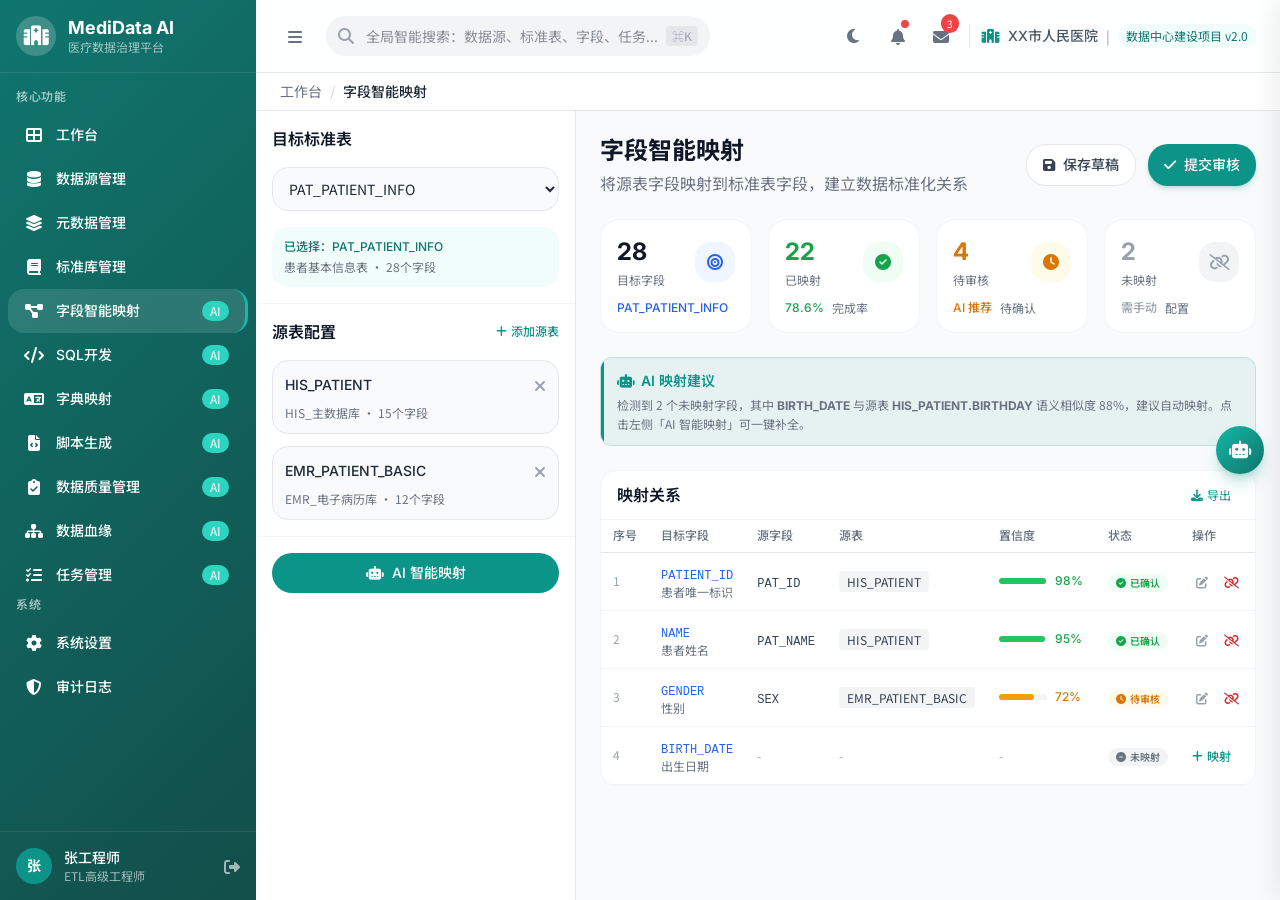
<file: prototype/field-mapping.html>
<!DOCTYPE html>
<html lang="zh-CN">
<head>
    <meta charset="UTF-8">
    <meta name="viewport" content="width=device-width, initial-scale=1.0">
    <meta name="theme-color" content="#0d9488">
    <meta name="description" content="字段智能映射 - AI 辅助源表字段到目标标准表的智能映射，支持置信度审核">
    <meta property="og:type" content="website">
    <meta property="og:title" content="字段智能映射 - MediData AI">
    <meta property="og:description" content="AI 辅助源表字段到目标标准表的智能映射">
    <title>字段智能映射 - MediData AI</title>
    <link rel="preconnect" href="https://cdnjs.cloudflare.com">
    <link rel="stylesheet" href="components/tailwind.css">
    <link rel="stylesheet" href="https://cdnjs.cloudflare.com/ajax/libs/font-awesome/6.4.0/css/all.min.css">
    <link rel="stylesheet" href="components/common.css">
    <script src="components/common.js" defer></script>
</head>
<body class="bg-gray-50 dark:bg-gray-900 text-gray-800 dark:text-gray-200">
    <a href="#main-content" class="skip-link">跳转到主内容</a>
    <div class="flex h-screen overflow-hidden">
        <!-- 侧边栏 -->
        <aside id="sidebar" class="w-64 gradient-bg text-white flex flex-col flex-shrink-0"></aside>

        <!-- 主内容区 -->
        <main id="main-content" class="flex-1 flex flex-col overflow-hidden" role="main">
            <!-- 顶部导航 -->
            <header id="header" class="glass-effect border-b border-gray-200 dark:border-gray-700 px-6 py-4 flex items-center justify-between flex-shrink-0 z-10"></header>

            <!-- 面包屑 -->
            <div class="bg-white dark:bg-gray-800 border-b border-gray-200 dark:border-gray-700 px-6 py-2">
                <nav id="breadcrumb" class="breadcrumb"></nav>
            </div>

            <!-- 页面内容 -->
            <div class="flex-1 overflow-hidden flex">
                <!-- 左侧：源表配置 -->
                <div class="w-80 bg-white dark:bg-gray-800 border-r border-gray-200 dark:border-gray-700 overflow-y-auto scrollbar-thin flex-shrink-0">
                    <div class="p-4 border-b border-gray-100 dark:border-gray-700">
                        <h3 class="font-semibold text-gray-900 dark:text-gray-100 mb-4">目标标准表</h3>
                        <select aria-label="选择目标标准表" class="w-full px-3 py-2.5 bg-gray-50 dark:bg-gray-700 border border-gray-200 dark:border-gray-700 rounded-lg text-sm form-control-focus mb-4" onchange="changeTargetTable(this)">
                            <option>PAT_PATIENT_INFO</option>
                            <option>PAT_VISIT_INFO</option>
                            <option>HIS_ORDER</option>
                        </select>
                        <div class="bg-medical-50 dark:bg-medical-900/30 rounded-lg p-3">
                            <p class="text-xs text-medical-700 dark:text-medical-300 font-medium mb-1" id="targetTableName">已选择：PAT_PATIENT_INFO</p>
                            <p class="text-xs text-gray-500 dark:text-gray-400" id="targetTableDesc">患者基本信息表 · 28个字段</p>
                        </div>
                    </div>
                    <div class="p-4 border-b border-gray-100 dark:border-gray-700">
                        <div class="flex items-center justify-between mb-4">
                            <h3 class="font-semibold text-gray-900 dark:text-gray-100">源表配置</h3>
                            <button class="text-xs text-medical-600 hover:text-medical-700 font-medium" data-action="openModal" data-args="addSourceTableModal">
                                <i class="fas fa-plus mr-1"></i>添加源表
                            </button>
                        </div>
                        <div class="space-y-3" id="sourceTableList">
                            <div class="source-table-card bg-gray-50 dark:bg-gray-700 rounded-lg p-3 border border-gray-200 dark:border-gray-700">
                                <div class="flex items-center justify-between mb-2">
                                    <span class="text-sm font-medium text-gray-800 dark:text-gray-200">HIS_PATIENT</span>
                                    <button class="text-gray-400 hover:text-danger-600" aria-label="移除源表 HIS_PATIENT" onclick="removeSourceTable(this)">
                                        <i class="fas fa-times" aria-hidden="true"></i>
                                    </button>
                                </div>
                                <p class="text-xs text-gray-500 dark:text-gray-400">HIS_主数据库 · 15个字段</p>
                            </div>
                            <div class="source-table-card bg-gray-50 dark:bg-gray-700 rounded-lg p-3 border border-gray-200 dark:border-gray-700">
                                <div class="flex items-center justify-between mb-2">
                                    <span class="text-sm font-medium text-gray-800 dark:text-gray-200">EMR_PATIENT_BASIC</span>
                                    <button class="text-gray-400 hover:text-danger-600" aria-label="移除源表 EMR_PATIENT_BASIC" onclick="removeSourceTable(this)">
                                        <i class="fas fa-times" aria-hidden="true"></i>
                                    </button>
                                </div>
                                <p class="text-xs text-gray-500 dark:text-gray-400">EMR_电子病历库 · 12个字段</p>
                            </div>
                        </div>
                    </div>
                    <div class="p-4">
                        <button id="aiMappingBtn" class="w-full py-2.5 bg-medical-600 text-white rounded-xl text-sm font-medium hover:bg-medical-700 transition-colors flex items-center justify-center gap-2 btn-transition" onclick="aiSmartMapping()">
                            <i class="fas fa-robot"></i> AI 智能映射
                        </button>
                    </div>
                </div>

                <!-- 中间：映射关系 -->
                <div class="flex-1 overflow-y-auto p-6">
                    <div class="flex items-center justify-between mb-6">
                        <div>
                            <h2 class="text-2xl font-bold text-gray-900 dark:text-gray-100">字段智能映射</h2>
                            <p class="text-gray-500 dark:text-gray-400 mt-1">将源表字段映射到标准表字段，建立数据标准化关系</p>
                        </div>
                        <div class="flex gap-3">
                            <button class="px-4 py-2.5 bg-white dark:bg-gray-700 border border-gray-200 dark:border-gray-700 rounded-xl text-sm font-medium text-gray-700 dark:text-gray-300 hover:bg-gray-50 dark:hover:bg-gray-600 transition-colors flex items-center gap-2 btn-transition" data-action="showToast" data-args="保存草稿成功|success">
                                <i class="fas fa-save"></i> 保存草稿
                            </button>
                            <button class="px-4 py-2.5 bg-medical-600 text-white rounded-xl text-sm font-medium hover:bg-medical-700 transition-colors flex items-center gap-2 shadow-md shadow-medical-600/20 btn-transition" onclick="showConfirm({message:'确认提交审核？', onConfirm:function(){ showToast('提交审核成功', 'success'); }})">
                                <i class="fas fa-check"></i> 提交审核
                            </button>
                        </div>
                    </div>

                    <!-- 映射统计 -->
                    <div class="grid grid-cols-2 md:grid-cols-4 stats-grid gap-4 mb-6">
                        <div class="bg-white dark:bg-gray-800 rounded-xl p-4 border border-gray-100 dark:border-gray-700 card-hover">
                            <div class="flex items-center justify-between">
                                <div>
                                    <p class="text-2xl font-bold text-gray-900 dark:text-gray-100" id="statTargetCount">28</p>
                                    <p class="text-xs text-gray-500 dark:text-gray-400 mt-1">目标字段</p>
                                </div>
                                <div class="w-10 h-10 bg-primary-50 rounded-lg flex items-center justify-center">
                                    <i class="fas fa-bullseye text-primary-600"></i>
                                </div>
                            </div>
                            <div class="flex items-center gap-2 text-xs text-gray-500 dark:text-gray-400 mt-3">
                                <span class="text-primary-600 font-medium" id="statTargetTable">PAT_PATIENT_INFO</span>
                            </div>
                        </div>
                        <div class="bg-white dark:bg-gray-800 rounded-xl p-4 border border-gray-100 dark:border-gray-700 card-hover">
                            <div class="flex items-center justify-between">
                                <div>
                                    <p class="text-2xl font-bold text-success-600">22</p>
                                    <p class="text-xs text-gray-500 dark:text-gray-400 mt-1">已映射</p>
                                </div>
                                <div class="w-10 h-10 bg-success-50 rounded-lg flex items-center justify-center">
                                    <i class="fas fa-check-circle text-success-600"></i>
                                </div>
                            </div>
                            <div class="flex items-center gap-2 text-xs text-gray-500 dark:text-gray-400 mt-3">
                                <span class="text-success-600 font-medium">78.6%</span> 完成率
                            </div>
                        </div>
                        <div class="bg-white dark:bg-gray-800 rounded-xl p-4 border border-gray-100 dark:border-gray-700 card-hover">
                            <div class="flex items-center justify-between">
                                <div>
                                    <p class="text-2xl font-bold text-warning-600">4</p>
                                    <p class="text-xs text-gray-500 dark:text-gray-400 mt-1">待审核</p>
                                </div>
                                <div class="w-10 h-10 bg-warning-50 rounded-lg flex items-center justify-center">
                                    <i class="fas fa-clock text-warning-600"></i>
                                </div>
                            </div>
                            <div class="flex items-center gap-2 text-xs text-gray-500 dark:text-gray-400 mt-3">
                                <span class="text-warning-600 font-medium">AI 推荐</span> 待确认
                            </div>
                        </div>
                        <div class="bg-white dark:bg-gray-800 rounded-xl p-4 border border-gray-100 dark:border-gray-700 card-hover">
                            <div class="flex items-center justify-between">
                                <div>
                                    <p class="text-2xl font-bold text-gray-400">2</p>
                                    <p class="text-xs text-gray-500 dark:text-gray-400 mt-1">未映射</p>
                                </div>
                                <div class="w-10 h-10 bg-gray-100 dark:bg-gray-700 rounded-lg flex items-center justify-center">
                                    <i class="fas fa-unlink text-gray-400"></i>
                                </div>
                            </div>
                            <div class="flex items-center gap-2 text-xs text-gray-500 dark:text-gray-400 mt-3">
                                <span class="text-gray-400 font-medium">需手动</span> 配置
                            </div>
                        </div>
                    </div>

                    <!-- AI 映射建议 -->
                    <div class="suggestion-card s-info mb-6">
                        <div class="s-title"><i class="fas fa-robot"></i> AI 映射建议</div>
                        <div class="s-desc">检测到 2 个未映射字段，其中 <strong>BIRTH_DATE</strong> 与源表 <strong>HIS_PATIENT.BIRTHDAY</strong> 语义相似度 88%，建议自动映射。点击左侧「AI 智能映射」可一键补全。</div>
                    </div>

                    <!-- 映射表格 -->
                    <div class="bg-white dark:bg-gray-800 rounded-2xl border border-gray-100 dark:border-gray-700 overflow-hidden">
                        <div class="px-4 py-3 border-b border-gray-100 dark:border-gray-700 flex items-center justify-between">
                            <h3 class="font-semibold text-gray-900 dark:text-gray-100">映射关系</h3>
                            <div class="flex items-center gap-2">
                                <button class="text-xs text-medical-600 hover:text-medical-700 px-2 py-1 rounded-xl hover:bg-medical-50 transition-colors" data-action="showToast" data-args="导出映射关系...|success">
                                    <i class="fas fa-download mr-1"></i>导出
                                </button>
                            </div>
                        </div>
                        <div class="overflow-x-auto">
                            <table class="w-full text-sm">
                                    <thead class="sticky-head">
                                        <tr class="border-b border-gray-200 dark:border-gray-700">
                                        <th class="text-left py-2 px-3 font-medium text-gray-500 dark:text-gray-400 text-xs">序号</th>
                                        <th class="text-left py-2 px-3 font-medium text-gray-500 dark:text-gray-400 text-xs">目标字段</th>
                                        <th class="text-left py-2 px-3 font-medium text-gray-500 dark:text-gray-400 text-xs">源字段</th>
                                        <th class="text-left py-2 px-3 font-medium text-gray-500 dark:text-gray-400 text-xs">源表</th>
                                        <th class="text-left py-2 px-3 font-medium text-gray-500 dark:text-gray-400 text-xs">置信度</th>
                                        <th class="text-left py-2 px-3 font-medium text-gray-500 dark:text-gray-400 text-xs">状态</th>
                                        <th class="text-left py-2 px-3 font-medium text-gray-500 dark:text-gray-400 text-xs">操作</th>
                                    </tr>
                                </thead>
                                <tbody>
                                    <tr class="field-row border-b border-gray-100 dark:border-gray-800">
                                        <td class="py-2.5 px-3 text-xs text-gray-400">1</td>
                                        <td class="py-2.5 px-3">
                                            <span class="font-mono text-xs text-primary-600 font-medium">PATIENT_ID</span>
                                            <p class="text-xs text-gray-500 dark:text-gray-400">患者唯一标识</p>
                                        </td>
                                        <td class="py-2.5 px-3">
                                            <span class="font-mono text-xs text-gray-700 dark:text-gray-300">PAT_ID</span>
                                        </td>
                                        <td class="py-2.5 px-3">
                                            <span class="text-xs bg-gray-100 dark:bg-gray-700 text-gray-700 dark:text-gray-300 px-2 py-0.5 rounded">HIS_PATIENT</span>
                                        </td>
                                        <td class="py-2.5 px-3">
                                            <div class="flex items-center gap-2">
                                                <div class="w-12 bg-gray-100 dark:bg-gray-700 rounded-full h-1.5">
                                                    <div class="bg-success-500 h-1.5 rounded-full" style="width: 98%"></div>
                                                </div>
                                                <span class="text-xs text-success-600 font-medium">98%</span>
                                            </div>
                                        </td>
                                        <td class="py-2.5 px-3">
                                            <span class="mapping-badge mapping-done"><i class="fas fa-check-circle"></i>已确认</span>
                                        </td>
                                        <td class="py-2.5 px-3">
                                            <div class="flex items-center gap-2">
                                                <button type="button" class="text-gray-400 hover:text-medical-600 transition-colors p-1 rounded focus-visible:ring-2 focus-visible:ring-medical-400 focus-visible:outline-none" title="编辑" onclick="openEditMappingModal('PATIENT_ID','PAT_ID','98%')"><i class="fas fa-edit text-xs" aria-hidden="true"></i></button>
                                                <button type="button" class="text-danger-600 hover:text-danger-700 transition-colors p-1 rounded focus-visible:ring-2 focus-visible:ring-danger-400 focus-visible:outline-none" title="删除映射" onclick="deleteMapping(this)"><i class="fas fa-unlink text-xs" aria-hidden="true"></i></button>
                                            </div>
                                        </td>
                                    </tr>
                                    <tr class="field-row border-b border-gray-100 dark:border-gray-800">
                                        <td class="py-2.5 px-3 text-xs text-gray-400">2</td>
                                        <td class="py-2.5 px-3">
                                            <span class="font-mono text-xs text-primary-600 font-medium">NAME</span>
                                            <p class="text-xs text-gray-500 dark:text-gray-400">患者姓名</p>
                                        </td>
                                        <td class="py-2.5 px-3">
                                            <span class="font-mono text-xs text-gray-700 dark:text-gray-300">PAT_NAME</span>
                                        </td>
                                        <td class="py-2.5 px-3">
                                            <span class="text-xs bg-gray-100 dark:bg-gray-700 text-gray-700 dark:text-gray-300 px-2 py-0.5 rounded">HIS_PATIENT</span>
                                        </td>
                                        <td class="py-2.5 px-3">
                                            <div class="flex items-center gap-2">
                                                <div class="w-12 bg-gray-100 dark:bg-gray-700 rounded-full h-1.5">
                                                    <div class="bg-success-500 h-1.5 rounded-full" style="width: 95%"></div>
                                                </div>
                                                <span class="text-xs text-success-600 font-medium">95%</span>
                                            </div>
                                        </td>
                                        <td class="py-2.5 px-3">
                                            <span class="mapping-badge mapping-done"><i class="fas fa-check-circle"></i>已确认</span>
                                        </td>
                                        <td class="py-2.5 px-3">
                                            <div class="flex items-center gap-2">
                                                <button type="button" class="text-gray-400 hover:text-medical-600 transition-colors p-1 rounded focus-visible:ring-2 focus-visible:ring-medical-400 focus-visible:outline-none" title="编辑" onclick="openEditMappingModal('NAME','PAT_NAME','95%')"><i class="fas fa-edit text-xs" aria-hidden="true"></i></button>
                                                <button type="button" class="text-danger-600 hover:text-danger-700 transition-colors p-1 rounded focus-visible:ring-2 focus-visible:ring-danger-400 focus-visible:outline-none" title="删除映射" onclick="deleteMapping(this)"><i class="fas fa-unlink text-xs" aria-hidden="true"></i></button>
                                            </div>
                                        </td>
                                    </tr>
                                    <tr class="field-row border-b border-gray-100 dark:border-gray-800">
                                        <td class="py-2.5 px-3 text-xs text-gray-400">3</td>
                                        <td class="py-2.5 px-3">
                                            <span class="font-mono text-xs text-primary-600 font-medium">GENDER</span>
                                            <p class="text-xs text-gray-500 dark:text-gray-400">性别</p>
                                        </td>
                                        <td class="py-2.5 px-3">
                                            <span class="font-mono text-xs text-gray-700 dark:text-gray-300">SEX</span>
                                        </td>
                                        <td class="py-2.5 px-3">
                                            <span class="text-xs bg-gray-100 dark:bg-gray-700 text-gray-700 dark:text-gray-300 px-2 py-0.5 rounded">EMR_PATIENT_BASIC</span>
                                        </td>
                                        <td class="py-2.5 px-3">
                                            <div class="flex items-center gap-2">
                                                <div class="w-12 bg-gray-100 dark:bg-gray-700 rounded-full h-1.5">
                                                    <div class="bg-warning-500 h-1.5 rounded-full" style="width: 72%"></div>
                                                </div>
                                                <span class="text-xs text-warning-600 font-medium">72%</span>
                                            </div>
                                        </td>
                                        <td class="py-2.5 px-3">
                                            <span class="mapping-badge mapping-pending"><i class="fas fa-clock"></i>待审核</span>
                                        </td>
                                        <td class="py-2.5 px-3">
                                            <div class="flex items-center gap-2">
                                                <button type="button" class="text-gray-400 hover:text-medical-600 transition-colors p-1 rounded focus-visible:ring-2 focus-visible:ring-medical-400 focus-visible:outline-none" title="编辑" onclick="openEditMappingModal('GENDER','SEX','72%')"><i class="fas fa-edit text-xs" aria-hidden="true"></i></button>
                                                <button type="button" class="text-danger-600 hover:text-danger-700 transition-colors p-1 rounded focus-visible:ring-2 focus-visible:ring-danger-400 focus-visible:outline-none" title="删除映射" onclick="deleteMapping(this)"><i class="fas fa-unlink text-xs" aria-hidden="true"></i></button>
                                            </div>
                                        </td>
                                    </tr>
                                    <tr class="field-row border-b border-gray-100 dark:border-gray-800" data-unmapped="true">
                                        <td class="py-2.5 px-3 text-xs text-gray-400">4</td>
                                        <td class="py-2.5 px-3">
                                            <span class="font-mono text-xs text-primary-600 font-medium">BIRTH_DATE</span>
                                            <p class="text-xs text-gray-500 dark:text-gray-400">出生日期</p>
                                        </td>
                                        <td class="py-2.5 px-3">
                                            <span class="text-xs text-gray-400">-</span>
                                        </td>
                                        <td class="py-2.5 px-3">
                                            <span class="text-xs text-gray-400">-</span>
                                        </td>
                                        <td class="py-2.5 px-3">
                                            <span class="text-xs text-gray-400">-</span>
                                        </td>
                                        <td class="py-2.5 px-3">
                                            <span class="mapping-badge mapping-none"><i class="fas fa-minus-circle"></i>未映射</span>
                                        </td>
                                        <td class="py-2.5 px-3">
                                            <button class="text-medical-600 hover:text-medical-700 transition-colors text-xs font-medium" onclick="openManualMappingModal('BIRTH_DATE')">
                                                <i class="fas fa-plus mr-1"></i>映射
                                            </button>
                                        </td>
                                    </tr>
                                </tbody>
                            </table>
                        </div>
                    </div>
                </div>

            </div>
        </main>
    </div>

    <!-- 编辑映射模态框 -->
    <div id="editMappingModal" class="modal fixed inset-0 z-50 items-center justify-center bg-black/50" onclick="if(event.target===this)closeModal('editMappingModal')">
        <div class="bg-white dark:bg-gray-800 rounded-2xl shadow-2xl w-full max-w-lg mx-4 flex flex-col max-h-[90vh]">
            <div class="p-6 border-b border-gray-100 dark:border-gray-700">
                <h3 class="text-lg font-bold text-gray-900 dark:text-gray-100">编辑映射关系</h3>
            </div>
            <div class="p-6 space-y-4">
                <div>
                    <label for="editTargetField" class="block text-sm font-medium text-gray-700 dark:text-gray-300 mb-1">目标字段</label>
                    <input id="editTargetField" type="text" readonly class="w-full px-3 py-2.5 bg-gray-50 dark:bg-gray-700 border border-gray-200 dark:border-gray-700 rounded-lg text-sm">
                </div>
                <div>
                    <label class="block text-sm font-medium text-gray-700 dark:text-gray-300 mb-1">源字段</label>
                    <select class="w-full px-3 py-2.5 bg-gray-50 dark:bg-gray-700 border border-gray-200 dark:border-gray-700 rounded-lg text-sm form-control-focus">
                        <option>PAT_ID</option>
                        <option>PAT_NAME</option>
                        <option>SEX</option>
                        <option>BIRTHDAY</option>
                        <option>MOBILE</option>
                        <option>ID_CARD_NO</option>
                    </select>
                </div>
                <div>
                    <label class="block text-sm font-medium text-gray-700 dark:text-gray-300 mb-1">转换规则</label>
                    <textarea rows="3" class="w-full px-3 py-2.5 bg-gray-50 dark:bg-gray-700 border border-gray-200 dark:border-gray-700 rounded-lg text-sm form-control-focus resize-none" placeholder="如需数据转换，请输入转换规则..."></textarea>
                </div>
                <div>
                    <label class="block text-sm font-medium text-gray-700 dark:text-gray-300 mb-1">置信度</label>
                    <div id="editConfidence" class="text-sm font-medium text-success-600"></div>
                </div>
            </div>
            <div class="p-6 border-t border-gray-100 dark:border-gray-700 flex justify-end gap-3">
                <button class="px-4 py-2.5 bg-white dark:bg-gray-700 border border-gray-200 dark:border-gray-700 text-gray-700 dark:text-gray-300 rounded-xl text-sm font-medium hover:bg-gray-50 dark:hover:bg-gray-600 transition-colors" data-action="closeModal" data-args="editMappingModal">取消</button>
                <button class="px-4 py-2.5 bg-medical-600 text-white rounded-xl text-sm font-medium hover:bg-medical-700 transition-colors shadow-md shadow-medical-600/20" onclick="closeModal('editMappingModal');showToast('映射关系已更新','success')">确认</button>
            </div>
        </div>
    </div>

    <!-- 手动映射模态框 -->
    <div id="manualMappingModal" class="modal fixed inset-0 z-50 items-center justify-center bg-black/50" onclick="if(event.target===this)closeModal('manualMappingModal')">
        <div class="bg-white dark:bg-gray-800 rounded-2xl shadow-2xl w-full max-w-lg mx-4 flex flex-col max-h-[90vh]">
            <div class="p-6 border-b border-gray-100 dark:border-gray-700">
                <h3 class="text-lg font-bold text-gray-900 dark:text-gray-100">手动映射</h3>
            </div>
            <div class="p-6 space-y-4">
                <div>
                    <label for="manualTargetField" class="block text-sm font-medium text-gray-700 dark:text-gray-300 mb-1">目标字段</label>
                    <input id="manualTargetField" type="text" readonly class="w-full px-3 py-2.5 bg-gray-50 dark:bg-gray-700 border border-gray-200 dark:border-gray-700 rounded-lg text-sm">
                </div>
                <div>
                    <label class="block text-sm font-medium text-gray-700 dark:text-gray-300 mb-1">源表</label>
                    <select class="w-full px-3 py-2.5 bg-gray-50 dark:bg-gray-700 border border-gray-200 dark:border-gray-700 rounded-lg text-sm form-control-focus">
                        <option>HIS_PATIENT</option>
                        <option>EMR_PATIENT_BASIC</option>
                    </select>
                </div>
                <div>
                    <label class="block text-sm font-medium text-gray-700 dark:text-gray-300 mb-1">源字段</label>
                    <select class="w-full px-3 py-2.5 bg-gray-50 dark:bg-gray-700 border border-gray-200 dark:border-gray-700 rounded-lg text-sm form-control-focus">
                        <option>PAT_ID</option>
                        <option>PAT_NAME</option>
                        <option>SEX</option>
                        <option>BIRTHDAY</option>
                        <option>MOBILE</option>
                        <option>ID_CARD_NO</option>
                    </select>
                </div>
                <div>
                    <label class="block text-sm font-medium text-gray-700 dark:text-gray-300 mb-1">转换规则（可选）</label>
                    <textarea rows="3" class="w-full px-3 py-2.5 bg-gray-50 dark:bg-gray-700 border border-gray-200 dark:border-gray-700 rounded-lg text-sm form-control-focus resize-none" placeholder="如需数据转换，请输入转换规则..."></textarea>
                </div>
            </div>
            <div class="p-6 border-t border-gray-100 dark:border-gray-700 flex justify-end gap-3">
                <button class="px-4 py-2.5 bg-white dark:bg-gray-700 border border-gray-200 dark:border-gray-700 text-gray-700 dark:text-gray-300 rounded-xl text-sm font-medium hover:bg-gray-50 dark:hover:bg-gray-600 transition-colors" data-action="closeModal" data-args="manualMappingModal">取消</button>
                <button class="px-4 py-2.5 bg-medical-600 text-white rounded-xl text-sm font-medium hover:bg-medical-700 transition-colors shadow-md shadow-medical-600/20" onclick="closeModal('manualMappingModal');showToast('手动映射已建立','success')">确认</button>
            </div>
        </div>
    </div>

    <!-- 添加源表模态框 -->
    <div id="addSourceTableModal" class="modal fixed inset-0 z-50 items-center justify-center bg-black/50" onclick="if(event.target===this)closeModal('addSourceTableModal')">
        <div class="bg-white dark:bg-gray-800 rounded-2xl shadow-2xl w-full max-w-lg mx-4 flex flex-col max-h-[90vh]">
            <div class="p-6 border-b border-gray-100 dark:border-gray-700">
                <h3 class="text-lg font-bold text-gray-900 dark:text-gray-100">添加源表</h3>
            </div>
            <div class="p-6 space-y-4">
                <div>
                    <label for="addSourceDatasource" class="block text-sm font-medium text-gray-700 dark:text-gray-300 mb-1">数据源</label>
                    <select id="addSourceDatasource" class="w-full px-3 py-2.5 bg-gray-50 dark:bg-gray-700 border border-gray-200 dark:border-gray-700 rounded-lg text-sm form-control-focus">
                        <option value="HIS_主数据库">HIS_主数据库</option>
                        <option value="LIS_检验数据库">LIS_检验数据库</option>
                        <option value="PACS_影像数据库">PACS_影像数据库</option>
                        <option value="EMR_电子病历库">EMR_电子病历库</option>
                    </select>
                </div>
                <div>
                    <label for="addSourceTableName" class="block text-sm font-medium text-gray-700 dark:text-gray-300 mb-1">表名</label>
                    <select id="addSourceTableName" class="w-full px-3 py-2.5 bg-gray-50 dark:bg-gray-700 border border-gray-200 dark:border-gray-700 rounded-lg text-sm form-control-focus">
                        <option>LIS_TEST_RESULT</option>
                        <option>PACS_IMAGE_INFO</option>
                        <option>LIS_SPECIMEN</option>
                    </select>
                </div>
            </div>
            <div class="p-6 border-t border-gray-100 dark:border-gray-700 flex justify-end gap-3">
                <button class="px-4 py-2.5 bg-white dark:bg-gray-700 border border-gray-200 dark:border-gray-700 text-gray-700 dark:text-gray-300 rounded-xl text-sm font-medium hover:bg-gray-50 dark:hover:bg-gray-600 transition-colors" data-action="closeModal" data-args="addSourceTableModal">取消</button>
                <button class="px-4 py-2.5 bg-medical-600 text-white rounded-xl text-sm font-medium hover:bg-medical-700 transition-colors shadow-md shadow-medical-600/20" onclick="addSourceTable()">确认</button>
            </div>
        </div>
    </div>

    <script>
        // 模态框开关统一使用 common.js 全局 openModal/closeModal（含 ESC 关闭与焦点处理）
        function openEditMappingModal(targetField, sourceField, confidence) {
            document.getElementById('editTargetField').value = targetField;
            document.getElementById('editConfidence').textContent = confidence;
            openModal('editMappingModal');
        }
        function openManualMappingModal(targetField) {
            document.getElementById('manualTargetField').value = targetField;
            openModal('manualMappingModal');
        }
        // 列序约定：0=序号 1=目标字段 2=源字段 3=源表 4=置信度 5=状态 6=操作
        function deleteMapping(btn) {
            showConfirm({
                title: '解除映射',
                message: '确定解除该映射关系？',
                type: 'warning',
                onConfirm: function() {
                    var tr = btn.closest('tr');
                    var tds = tr.querySelectorAll('td');
                    var targetField = tds[1].querySelector('span').textContent.trim();
                    tds[2].innerHTML = '<span class="text-xs text-gray-400">-</span>';
                    tds[3].innerHTML = '<span class="text-xs text-gray-400">-</span>';
                    tds[4].innerHTML = '<span class="text-xs text-gray-400">-</span>';
                    tds[5].innerHTML = '<span class="mapping-badge mapping-none"><i class="fas fa-minus-circle"></i>未映射</span>';
                    tds[6].innerHTML = '<button class="text-medical-600 hover:text-medical-700 transition-colors text-xs font-medium" onclick="openManualMappingModal(\'' + targetField + '\')"><i class="fas fa-plus mr-1"></i>映射</button>';
                    tr.setAttribute('data-unmapped', 'true');
                    showToast('映射已解除', 'success');
                }
            });
        }
        function removeSourceTable(btn) {
            showConfirm({
                title: '移除源表',
                message: '确定移除该源表？相关映射将同步失效。',
                type: 'warning',
                onConfirm: function() {
                    var card = btn.closest('.source-table-card');
                    if (card) card.remove(); // 真实移除节点，避免隐藏节点累积
                    showToast('源表已移除', 'success');
                }
            });
        }
        function addSourceTable() {
            var ds = document.getElementById('addSourceDatasource').value;
            var tn = document.getElementById('addSourceTableName').value;
            var container = document.getElementById('sourceTableList');
            if (!container) return;
            var card = document.createElement('div');
            card.className = 'source-table-card bg-gray-50 dark:bg-gray-700 rounded-lg p-3 border border-gray-200 dark:border-gray-700';
            card.innerHTML = '<div class="flex items-center justify-between mb-2"><span class="text-sm font-medium text-gray-800 dark:text-gray-200">' + MediData.escapeHtml(tn) + '</span><button class="text-gray-400 hover:text-danger-600" aria-label="移除源表 ' + MediData.escapeHtml(tn) + '" onclick="removeSourceTable(this)"><i class="fas fa-times" aria-hidden="true"></i></button></div><p class="text-xs text-gray-500 dark:text-gray-400">' + MediData.escapeHtml(ds) + ' · 新增</p>';
            container.appendChild(card);
            closeModal('addSourceTableModal');
            showToast('源表已添加', 'success');
        }
        // 目标标准表切换：联动更新信息卡与统计
        function changeTargetTable(sel) {
            var info = {
                'PAT_PATIENT_INFO': { cn: '患者基本信息表', fields: 28 },
                'PAT_VISIT_INFO': { cn: '患者就诊信息表', fields: 35 },
                'HIS_ORDER': { cn: '医嘱表', fields: 42 }
            }[sel.value] || { cn: '-', fields: 0 };
            document.getElementById('targetTableName').textContent = '已选择：' + sel.value;
            document.getElementById('targetTableDesc').textContent = info.cn + ' · ' + info.fields + '个字段';
            document.getElementById('statTargetTable').textContent = sel.value;
            document.getElementById('statTargetCount').textContent = info.fields;
            showToast('已切换目标表：' + sel.value, 'info');
        }
        // AI 推荐映射表（演示数据）：目标字段 → 推荐源字段/源表/置信度
        var AI_MAPPING_RECOMMENDATIONS = {
            'BIRTH_DATE': { source: 'BIRTHDAY', table: 'HIS_PATIENT', confidence: 88 }
        };

        function aiSmartMapping() {
            var btn = document.getElementById('aiMappingBtn');
            var unmapped = document.querySelectorAll('tr[data-unmapped="true"]');
            if (unmapped.length === 0) {
                showToast('当前没有未映射字段', 'info');
                return;
            }
            var origHTML = btn.innerHTML;
            btn.innerHTML = '<i class="fas fa-spinner fa-spin"></i> AI分析中...';
            btn.disabled = true;
            setTimeout(function() {
                btn.innerHTML = origHTML;
                btn.disabled = false;
                var applied = 0;
                unmapped.forEach(function(tr) {
                    var tds = tr.querySelectorAll('td');
                    var fieldName = tds[1].querySelector('span').textContent.trim();
                    var rec = AI_MAPPING_RECOMMENDATIONS[fieldName];
                    if (!rec) return; // 无推荐保持未映射，状态不自相矛盾
                    tds[2].innerHTML = '<span class="font-mono text-xs text-gray-700 dark:text-gray-300">' + rec.source + '</span>';
                    tds[3].innerHTML = '<span class="text-xs bg-gray-100 dark:bg-gray-700 text-gray-700 dark:text-gray-300 px-2 py-0.5 rounded">' + rec.table + '</span>';
                    tds[4].innerHTML = '<div class="flex items-center gap-2"><div class="w-12 bg-gray-100 dark:bg-gray-700 rounded-full h-1.5"><div class="bg-warning-500 h-1.5 rounded-full" style="width: ' + rec.confidence + '%"></div></div><span class="text-xs text-warning-600 font-medium">' + rec.confidence + '%</span></div>';
                    tds[5].innerHTML = '<span class="mapping-badge mapping-pending"><i class="fas fa-clock"></i>待审核</span>';
                    tds[6].innerHTML = '<div class="flex items-center gap-2">'
                        + '<button type="button" class="text-gray-400 hover:text-medical-600 transition-colors p-1 rounded focus-visible:ring-2 focus-visible:ring-medical-400 focus-visible:outline-none" title="编辑" aria-label="编辑映射 ' + fieldName + '" onclick="openEditMappingModal(\'' + fieldName + '\',\'' + rec.source + '\',\'' + rec.confidence + '%\')"><i class="fas fa-edit text-xs" aria-hidden="true"></i></button>'
                        + '<button type="button" class="text-danger-600 hover:text-danger-700 transition-colors p-1 rounded focus-visible:ring-2 focus-visible:ring-danger-400 focus-visible:outline-none" title="删除映射" aria-label="删除映射 ' + fieldName + '" onclick="deleteMapping(this)"><i class="fas fa-unlink text-xs" aria-hidden="true"></i></button></div>';
                    tr.removeAttribute('data-unmapped');
                    applied++;
                });
                if (applied > 0) {
                    showToast('AI智能映射完成，新增 ' + applied + ' 条推荐映射，请审核确认', 'success');
                } else {
                    showToast('AI 未找到置信度达标的映射建议，请手动配置', 'warning');
                }
            }, 2000);
        }
    </script>
</body>
</html>
</file>
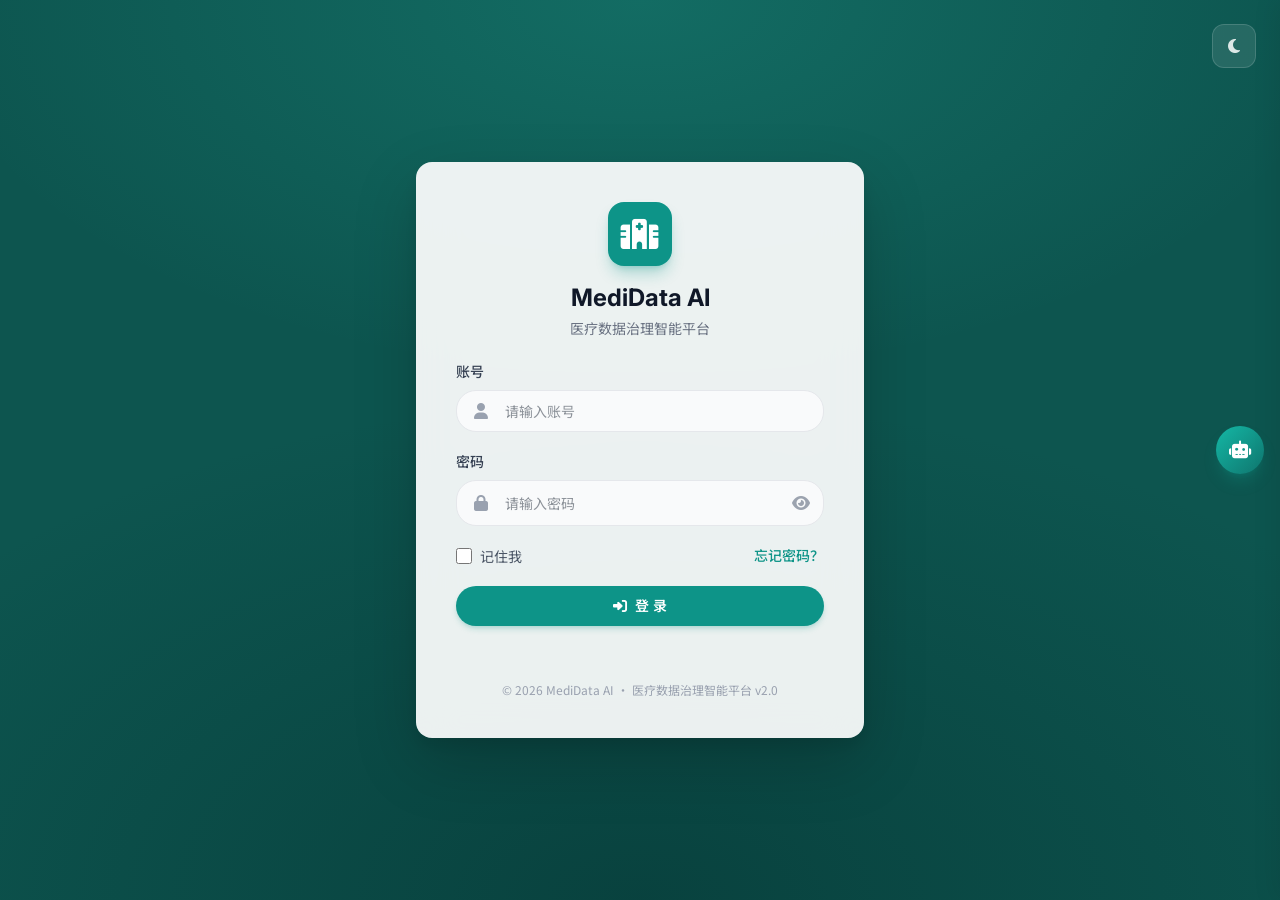
<file: prototype/login.html>
<!DOCTYPE html>
<html lang="zh-CN">
<head>
    <meta charset="UTF-8">
    <meta name="viewport" content="width=device-width, initial-scale=1.0">
    <meta name="theme-color" content="#0d9488">
    <meta name="description" content="登录 - MediData AI 医疗数据治理智能平台，输入账号密码进入工作台">
    <meta property="og:type" content="website">
    <meta property="og:title" content="登录 - MediData AI">
    <meta property="og:description" content="医疗数据治理智能平台登录入口">
    <title>登录 - MediData AI</title>
    <link rel="preconnect" href="https://cdnjs.cloudflare.com">
    <link rel="stylesheet" href="components/tailwind.css">
    <link rel="stylesheet" href="https://cdnjs.cloudflare.com/ajax/libs/font-awesome/6.4.0/css/all.min.css">
    <link rel="stylesheet" href="components/common.css">
    <script src="components/common.js" defer></script>
    <style>
        /* 登录页专属：全屏 medical 背景，居中玻璃态卡片
         * body/html 撑满视口，径向光晕替代斜向 linear-gradient，
         * 消除上下/左右色差与底部露白 */
        html, body.login-bg {
            min-height: 100%;
            height: 100%;
        }
        html {
            background-color: #0d554f; /* 兜底：防止 body 短时露出 html 白底 */
        }
        .dark html {
            background-color: #032322;
        }
        .login-bg {
            background-color: #0d554f;
            position: relative;
            overflow: hidden;
            min-height: 100vh;
        }
        .login-bg::before {
            content: '';
            position: absolute;
            inset: 0;
            background-image:
                radial-gradient(ellipse 80% 60% at 50% 0%, rgba(45, 212, 191, 0.18) 0, transparent 70%),
                radial-gradient(ellipse 100% 80% at 50% 100%, rgba(4, 47, 46, 0.5) 0, transparent 70%);
            pointer-events: none;
        }
        .dark .login-bg {
            background-color: #032322;
        }
        .dark .login-bg::before {
            background-image:
                radial-gradient(ellipse 80% 60% at 50% 0%, rgba(20, 184, 166, 0.12) 0, transparent 70%),
                radial-gradient(ellipse 100% 80% at 50% 100%, rgba(0, 0, 0, 0.4) 0, transparent 70%);
        }
        .login-card {
            background: rgba(255, 255, 255, 0.92);
            backdrop-filter: blur(20px);
            -webkit-backdrop-filter: blur(20px);
            box-shadow: 0 24px 64px rgba(0, 0, 0, 0.18), 0 8px 16px rgba(0, 0, 0, 0.08);
        }
        .dark .login-card {
            background: rgba(31, 41, 55, 0.92);
            box-shadow: 0 24px 64px rgba(0, 0, 0, 0.5), 0 8px 16px rgba(0, 0, 0, 0.3);
        }
        /* 暗色切换按钮悬浮态 */
        .dark-toggle-login {
            position: fixed;
            top: 1.5rem;
            right: 1.5rem;
            z-index: 10;
            width: 2.75rem;
            height: 2.75rem;
            border-radius: 0.75rem;
            display: inline-flex;
            align-items: center;
            justify-content: center;
            color: rgba(255, 255, 255, 0.85);
            background: rgba(255, 255, 255, 0.1);
            border: 1px solid rgba(255, 255, 255, 0.15);
            transition: background-color 0.2s ease, color 0.2s ease;
            cursor: pointer;
        }
        .dark-toggle-login:hover {
            background: rgba(255, 255, 255, 0.2);
            color: #ffffff;
        }
        .dark-toggle-login:focus-visible {
            outline: 2px solid #14b8a6;
            outline-offset: 2px;
        }
        /* 密码可见性切换（flex 子项，不再用 absolute） */
        .pwd-toggle {
            color: var(--text-tertiary);
            background: transparent;
            border: none;
            cursor: pointer;
            padding: 0.5rem 0.75rem;
            min-width: 2.75rem;
            min-height: 2.75rem;
            display: inline-flex;
            align-items: center;
            justify-content: center;
            border-radius: 0.375rem;
            transition: color 0.2s ease, background-color 0.2s ease;
        }
        .pwd-toggle:hover { color: var(--text-primary); background: var(--bg-hover); }
        .pwd-toggle:focus-visible { outline: 2px solid var(--ring-color); outline-offset: 2px; }
    </style>
</head>
<body class="login-bg text-gray-800 dark:text-gray-200">
    <a href="#loginForm" class="skip-link">跳转到登录表单</a>

    <!-- 暗色模式切换（独立按钮，不依赖顶栏） -->
    <button type="button" class="dark-toggle-login" data-action="toggleDarkMode" aria-label="切换深色模式" title="切换深色模式">
        <i class="fas fa-moon dark-toggle-icon" aria-hidden="true"></i>
    </button>

    <!-- 登录卡片 -->
    <main class="flex items-center justify-center p-4 relative z-10" role="main" style="min-height:100vh">
        <div class="login-card w-full max-w-md rounded-2xl p-8 sm:p-10 flex flex-col">
            <!-- 品牌标识 -->
            <div class="text-center">
                <div class="w-16 h-16 bg-medical-600 rounded-2xl flex items-center justify-center mx-auto mb-4 shadow-lg shadow-medical-600/30">
                    <i class="fas fa-hospital-alt text-3xl text-white" aria-hidden="true"></i>
                </div>
                <h1 class="text-2xl font-bold text-gray-900 dark:text-gray-100">MediData AI</h1>
                <p class="text-sm text-gray-500 dark:text-gray-400 mt-1">医疗数据治理智能平台</p>
            </div>

            <!-- 登录表单（占满卡片中部，输入框垂直居中） -->
            <form id="loginForm" class="flex-1 flex flex-col justify-center space-y-5 my-6" novalidate>
                <!-- 用户名 -->
                <div>
                    <label for="username" class="block text-sm font-medium text-gray-700 dark:text-gray-300 mb-2">
                        账号
                    </label>
                    <div class="flex items-center bg-gray-50 dark:bg-gray-900 border border-gray-200 dark:border-gray-700 rounded-xl form-control-focus transition-colors hover:border-gray-300 dark:hover:border-gray-600">
                        <i class="fas fa-user flex-shrink-0 w-12 text-center text-gray-400" aria-hidden="true"></i>
                        <input
                            type="text"
                            id="username"
                            name="username"
                            autocomplete="username"
                            placeholder="请输入账号"
                            class="flex-1 min-w-0 py-2.5 pr-4 bg-transparent border-0 text-sm form-control-focus focus:outline-none"
                            aria-required="true"
                        >
                    </div>
                    <span class="field-error text-xs text-red-500 mt-1 hidden" id="username-error"></span>
                </div>

                <!-- 密码 -->
                <div>
                    <label for="password" class="block text-sm font-medium text-gray-700 dark:text-gray-300 mb-2">
                        密码
                    </label>
                    <div class="flex items-center bg-gray-50 dark:bg-gray-900 border border-gray-200 dark:border-gray-700 rounded-xl form-control-focus transition-colors hover:border-gray-300 dark:hover:border-gray-600">
                        <i class="fas fa-lock flex-shrink-0 w-12 text-center text-gray-400" aria-hidden="true"></i>
                        <input
                            type="password"
                            id="password"
                            name="password"
                            autocomplete="current-password"
                            placeholder="请输入密码"
                            class="flex-1 min-w-0 py-2.5 bg-transparent border-0 text-sm form-control-focus focus:outline-none"
                            aria-required="true"
                        >
                        <button type="button" class="pwd-toggle flex-shrink-0" data-action="togglePassword" aria-label="显示或隐藏密码">
                            <i class="fas fa-eye" aria-hidden="true"></i>
                        </button>
                    </div>
                    <span class="field-error text-xs text-red-500 mt-1 hidden" id="password-error"></span>
                </div>

                <!-- 记住我 + 忘记密码 -->
                <div class="flex items-center justify-between text-sm">
                    <label class="flex items-center gap-2 cursor-pointer select-none">
                        <input type="checkbox" id="rememberMe" class="w-4 h-4 rounded border-gray-300 text-medical-600 focus:ring-medical-400">
                        <span class="text-gray-600 dark:text-gray-400">记住我</span>
                    </label>
                    <a href="#" class="text-medical-600 hover:text-medical-700 font-medium" data-action="showToast" data-args="请联系管理员重置密码|info">忘记密码？</a>
                </div>

                <!-- 登录按钮 -->
                <button type="submit" id="loginBtn" class="w-full py-2.5 bg-medical-600 text-white rounded-xl text-sm font-semibold hover:bg-medical-700 transition-colors flex items-center justify-center gap-2 btn-transition shadow-md shadow-medical-600/20 focus-visible:ring-2 focus-visible:ring-medical-400 focus-visible:outline-none">
                    <span class="btn-text flex items-center gap-2">
                        <i class="fas fa-sign-in-alt" aria-hidden="true"></i> 登 录
                    </span>
                </button>
            </form>

            <!-- 页脚 -->
            <p class="text-center text-xs text-gray-400 dark:text-gray-500 mt-8">
                © 2026 MediData AI · 医疗数据治理智能平台 v2.0
            </p>
        </div>
    </main>

    <script>
        // 暗色模式：独立按钮切换（登录页无顶栏，故单独走 toggle）
        if (window.MediData && MediData.registerAction) {
            MediData.registerAction('toggleDarkMode', function() {
                MediData.darkMode.toggle();
            });
        }

        // 密码可见性切换
        MediData.registerAction('togglePassword', function(el) {
            const input = document.getElementById('password');
            const icon = el.querySelector('i');
            if (!input || !icon) return;
            if (input.type === 'password') {
                input.type = 'text';
                icon.className = 'fas fa-eye-slash';
                el.setAttribute('aria-label', '隐藏密码');
            } else {
                input.type = 'password';
                icon.className = 'fas fa-eye';
                el.setAttribute('aria-label', '显示密码');
            }
        });

        // 表单提交校验 + 模拟登录
        document.getElementById('loginForm').addEventListener('submit', function(e) {
            e.preventDefault();
            const result = MediData.validateForm('loginForm', {
                username: [
                    MediData.validateRules.required,
                    MediData.validateRules.minLength(3),
                    MediData.validateRules.maxLength(32)
                ],
                password: [
                    MediData.validateRules.required,
                    MediData.validateRules.minLength(6),
                    MediData.validateRules.maxLength(64)
                ]
            });
            if (!result.valid) return;

            // 模拟登录：按钮 loading 态
            MediData.btnLoading.show('loginBtn', '登录中...');
            setTimeout(function() {
                MediData.btnLoading.hide('loginBtn');
                showToast('登录成功，正在进入工作台...', 'success');
                setTimeout(function() {
                    window.location.href = 'index.html';
                }, 800);
            }, 900);
        });
    </script>
</body>
</html>
</file>
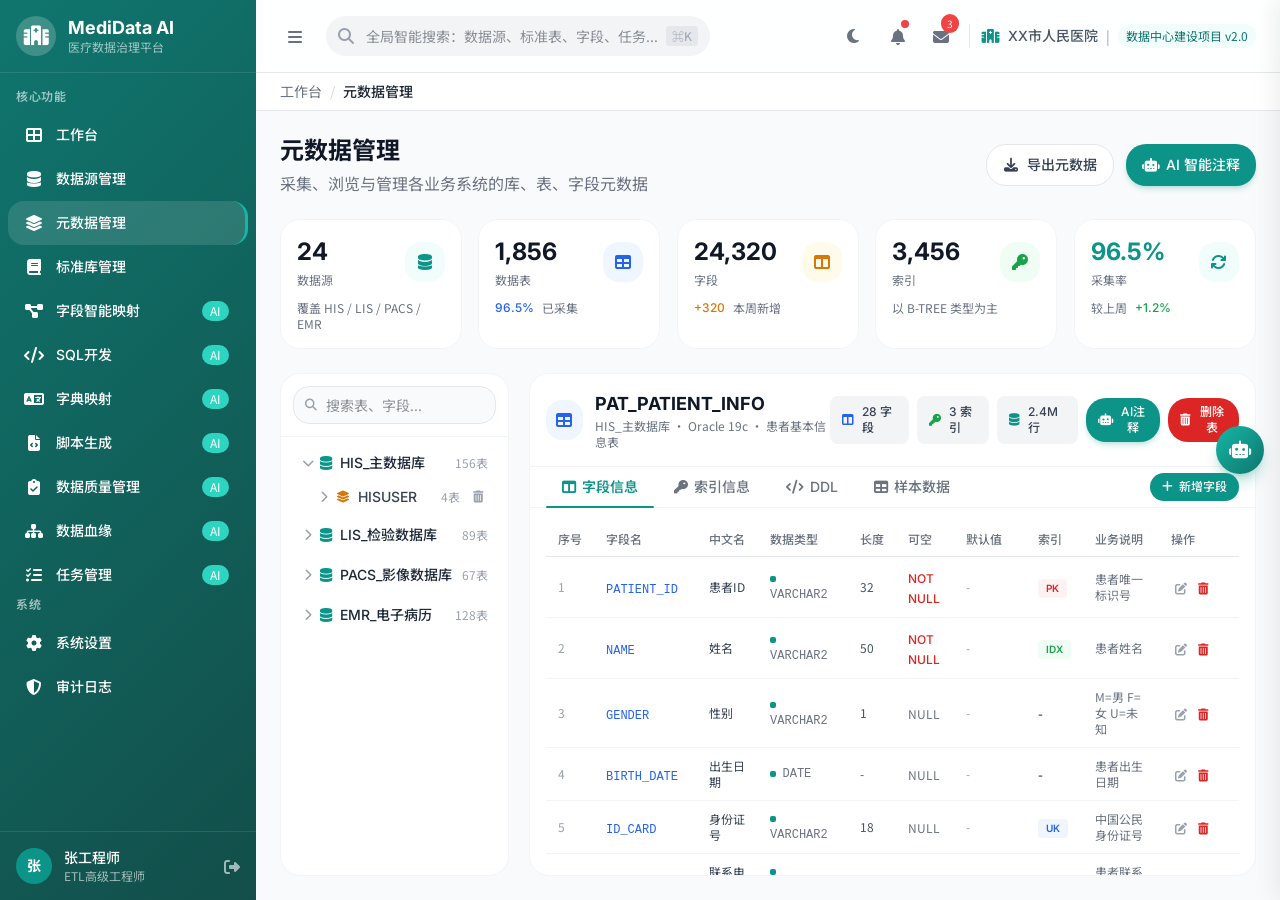
<file: prototype/metadata-management.html>
<!DOCTYPE html>
<html lang="zh-CN">
<head>
    <meta charset="UTF-8">
    <meta name="viewport" content="width=device-width, initial-scale=1.0">
    <meta name="theme-color" content="#0d9488">
    <meta name="description" content="元数据管理 - 采集、浏览与管理各业务系统的库、表、字段元数据">
    <meta property="og:type" content="website">
    <meta property="og:title" content="元数据管理 - MediData AI">
    <meta property="og:description" content="采集、浏览与管理各业务系统的库、表、字段元数据">
    <title>元数据管理 - MediData AI</title>
    <link rel="preconnect" href="https://cdnjs.cloudflare.com">
    <link rel="stylesheet" href="components/tailwind.css">
    <link rel="stylesheet" href="https://cdnjs.cloudflare.com/ajax/libs/font-awesome/6.4.0/css/all.min.css">
    <link rel="stylesheet" href="components/common.css">
    <script src="components/common.js" defer></script>
</head>
<body class="bg-gray-50 dark:bg-gray-900 text-gray-800 dark:text-gray-200">
    <a href="#main-content" class="skip-link">跳转到主内容</a>
    <div class="flex h-screen overflow-hidden">
        <aside id="sidebar" class="w-64 gradient-bg text-white flex flex-col flex-shrink-0"></aside>
        <main id="main-content" class="flex-1 flex flex-col overflow-hidden" role="main">
            <header id="header" class="glass-effect border-b border-gray-200 dark:border-gray-700 px-6 py-4 flex items-center justify-between flex-shrink-0 z-10"></header>
            <div class="bg-white dark:bg-gray-800 border-b border-gray-200 dark:border-gray-700 px-6 py-2">
                <nav id="breadcrumb" class="breadcrumb"></nav>
            </div>
            <div class="flex-1 overflow-hidden p-6 flex flex-col">
                <!-- 页面标题 -->
                <div class="flex items-center justify-between mb-6 flex-shrink-0">
                    <div>
                        <h2 class="text-2xl font-bold text-gray-900 dark:text-gray-100">元数据管理</h2>
                        <p class="text-gray-500 dark:text-gray-400 mt-1">采集、浏览与管理各业务系统的库、表、字段元数据</p>
                    </div>
                    <div class="flex gap-3">
                        <button class="px-4 py-2.5 bg-white dark:bg-gray-700 border border-gray-200 dark:border-gray-700 rounded-xl text-sm font-medium text-gray-700 dark:text-gray-300 hover:bg-gray-50 dark:hover:bg-gray-600 transition-colors flex items-center gap-2 btn-transition" data-action="showToast" data-args="元数据导出中…|info">
                            <i class="fas fa-download w-4 text-center" aria-hidden="true"></i> 导出元数据
                        </button>
                        <button class="px-4 py-2.5 bg-medical-600 text-white rounded-xl text-sm font-medium hover:bg-medical-700 transition-colors flex items-center gap-2 shadow-md shadow-medical-600/20 btn-transition" data-action="openModal" data-args="aiCommentModal">
                            <i class="fas fa-robot w-4 text-center" aria-hidden="true"></i> AI 智能注释
                        </button>
                    </div>
                </div>

                <!-- 统计卡片 -->
                <div class="grid grid-cols-2 md:grid-cols-3 lg:grid-cols-5 stats-grid gap-4 mb-6">
                    <div class="bg-white dark:bg-gray-800 rounded-xl p-4 border border-gray-100 dark:border-gray-700 card-hover">
                        <div class="flex items-center justify-between">
                            <div>
                                <p class="text-2xl font-bold text-gray-900 dark:text-gray-100">24</p>
                                <p class="text-xs text-gray-500 dark:text-gray-400 mt-1">数据源</p>
                            </div>
                            <div class="w-10 h-10 bg-medical-50 rounded-lg flex items-center justify-center">
                                <i class="fas fa-database text-medical-600"></i>
                            </div>
                            
</div>
                            <div class="flex items-center gap-2 text-xs text-gray-500 dark:text-gray-400 mt-3">覆盖 HIS / LIS / PACS / EMR</div>
                            
                    </div>
                            
                    <div class="bg-white dark:bg-gray-800 rounded-xl p-4 border border-gray-100 dark:border-gray-700 card-hover">
                        <div class="flex items-center justify-between">
                            <div>
                                <p class="text-2xl font-bold text-gray-900 dark:text-gray-100">1,856</p>
                                <p class="text-xs text-gray-500 dark:text-gray-400 mt-1">数据表</p>
                            </div>
                            
                            <div class="w-10 h-10 bg-primary-50 rounded-lg flex items-center justify-center">
                                <i class="fas fa-table text-primary-600"></i>
                            </div>
                            
                            
                            
                            
                            
                            
                            
                            
                            
                            
                            
                            
                            
                            
                            
                            
                            
                            
                            
                            
                            
                            
                            
                            
                            
                            
                            
                            
                            
                            
                            
                            
                            
                            
                            
                            
                            
                            
                            
                            
                            
                            
                            
                            
                            
                            
</div>
                            <div class="flex items-center gap-2 text-xs text-gray-500 dark:text-gray-400 mt-3"><span class="text-primary-600 font-medium">96.5%</span> 已采集</div>
                    </div>
                    <div class="bg-white dark:bg-gray-800 rounded-xl p-4 border border-gray-100 dark:border-gray-700 card-hover">
                        <div class="flex items-center justify-between">
                            <div>
                                <p class="text-2xl font-bold text-gray-900 dark:text-gray-100">24,320</p>
                                <p class="text-xs text-gray-500 dark:text-gray-400 mt-1">字段</p>
                            </div>
                            <div class="w-10 h-10 bg-warning-50 rounded-lg flex items-center justify-center">
                                <i class="fas fa-columns text-warning-600"></i>
                            </div>
</div>
                            <div class="flex items-center gap-2 text-xs text-gray-500 dark:text-gray-400 mt-3"><span class="text-warning-600 font-medium">+320</span> 本周新增</div>
                    </div>
                    <div class="bg-white dark:bg-gray-800 rounded-xl p-4 border border-gray-100 dark:border-gray-700 card-hover">
                        <div class="flex items-center justify-between">
                            <div>
                                <p class="text-2xl font-bold text-gray-900 dark:text-gray-100">3,456</p>
                                <p class="text-xs text-gray-500 dark:text-gray-400 mt-1">索引</p>
                            </div>
                            <div class="w-10 h-10 bg-success-50 rounded-lg flex items-center justify-center">
                                <i class="fas fa-key text-success-600"></i>
                            </div>
</div>
                            <div class="flex items-center gap-2 text-xs text-gray-500 dark:text-gray-400 mt-3">以 B-TREE 类型为主</div>
                    </div>
                    <div class="bg-white dark:bg-gray-800 rounded-xl p-4 border border-gray-100 dark:border-gray-700 card-hover">
                        <div class="flex items-center justify-between">
                            <div>
                                <p class="text-2xl font-bold text-medical-600">96.5%</p>
                                <p class="text-xs text-gray-500 dark:text-gray-400 mt-1">采集率</p>
                            </div>
                            <div class="w-10 h-10 bg-medical-50 rounded-lg flex items-center justify-center">
                                <i class="fas fa-sync text-medical-600"></i>
                            </div>
</div>
                            <div class="flex items-center gap-2 text-xs text-gray-500 dark:text-gray-400 mt-3">较上周 <span class="text-success-600 font-medium">+1.2%</span></div>
                    </div>
                </div>

                <!-- 主内容区 -->
                <div class="grid grid-cols-12 gap-5 flex-1 min-h-0">
                    <!-- 左侧：元数据树 -->
                    <div class="col-span-12 lg:col-span-3 bg-white dark:bg-gray-800 rounded-xl border border-gray-100 dark:border-gray-700 flex flex-col overflow-hidden">
                        <div class="p-3 border-b border-gray-100 dark:border-gray-700 flex-shrink-0">
                            <div class="relative">
                                <i class="fas fa-search absolute left-3 top-1/2 -translate-y-1/2 text-gray-400 text-xs"></i>
                                <input type="text" id="metadataSearch" placeholder="搜索表、字段..."
                                       class="w-full pl-8 pr-3 py-2 bg-gray-50 dark:bg-gray-700 border border-gray-200 dark:border-gray-600 rounded-lg text-sm form-control-focus focus:bg-white dark:focus:bg-gray-600 transition-all"
                                       oninput="filterMetadataTree(this.value)">
                            </div>
                        </div>
                        <div class="flex-1 overflow-y-auto p-2 scrollbar-thin" id="metadataTree">
                            <!-- HIS 主数据库 -->
                            <div class="mb-1">
                                <div tabindex="0" role="treeitem" class="metadata-tree-item flex items-center gap-2 px-3 py-2 rounded-lg" onclick="toggleTreeNode(this)">
                                    <i class="fas fa-chevron-right metadata-tree-arrow text-gray-400 text-xs"></i>
                                    <i class="fas fa-database text-medical-600 text-sm"></i>
                                    <span class="text-sm font-medium text-gray-800 dark:text-gray-200 flex-1">HIS_主数据库</span>
                                    <span class="text-xs text-gray-400">156表</span>
                                </div>
                                <div class="metadata-tree-children pl-4">
                                    <!-- Schema 层 -->
                                    <div class="mb-0.5" data-schema-node>
                                        <div tabindex="0" role="treeitem" class="metadata-tree-item flex items-center gap-2 px-3 py-1.5 rounded-lg" onclick="toggleTreeNode(this, event)">
                                            <i class="fas fa-chevron-right metadata-tree-arrow text-gray-400 text-xs"></i>
                                            <i class="fas fa-layer-group text-warning-600 text-xs"></i>
                                            <span class="text-sm font-medium text-gray-700 dark:text-gray-300 flex-1">HISUSER</span>
                                            <span class="text-xs text-gray-400">4表</span>
                                            <button type="button" class="text-gray-400 hover:text-danger-600 transition-colors flex-shrink-0 w-5 h-5 flex items-center justify-center rounded focus-visible:ring-2 focus-visible:ring-danger-400 focus-visible:outline-none" title="删除Schema" aria-label="删除Schema HISUSER" onclick="deleteSchema(this, 'HISUSER', 'HIS_主数据库');">
                                                <i class="fas fa-trash-alt text-xs" aria-hidden="true"></i>
                                            </button>
                                        </div>
                                        <div class="metadata-tree-children pl-4">
                                            <div tabindex="0" role="treeitem" class="metadata-tree-item flex items-center gap-2 px-3 py-1.5 rounded-lg active" onclick="selectTable(this, 'PAT_PATIENT_INFO')">
                                                <i class="fas fa-table text-primary-600 text-xs flex-shrink-0"></i>
                                                <div class="flex-1 min-w-0 flex flex-col gap-0.5">
                                                    <span class="text-sm text-gray-700 dark:text-gray-300 truncate" title="患者基本信息表">PAT_PATIENT_INFO</span>
                                                    <span class="text-xs text-gray-400 dark:text-gray-500 truncate">患者基本信息表</span>
                                                </div>
                                                <span class="text-xs text-gray-400 flex-shrink-0">28字段</span>
                                            </div>
                                            <div tabindex="0" role="treeitem" class="metadata-tree-item flex items-center gap-2 px-3 py-1.5 rounded-lg" onclick="selectTable(this, 'PAT_VISIT_INFO')">
                                                <i class="fas fa-table text-primary-600 text-xs flex-shrink-0"></i>
                                                <div class="flex-1 min-w-0 flex flex-col gap-0.5">
                                                    <span class="text-sm text-gray-700 dark:text-gray-300 truncate" title="就诊信息表">PAT_VISIT_INFO</span>
                                                    <span class="text-xs text-gray-400 dark:text-gray-500 truncate">就诊信息表</span>
                                                </div>
                                                <span class="text-xs text-gray-400 flex-shrink-0">36字段</span>
                                            </div>
                                            <div tabindex="0" role="treeitem" class="metadata-tree-item flex items-center gap-2 px-3 py-1.5 rounded-lg" onclick="selectTable(this, 'HIS_ORDER')">
                                                <i class="fas fa-table text-primary-600 text-xs flex-shrink-0"></i>
                                                <div class="flex-1 min-w-0 flex flex-col gap-0.5">
                                                    <span class="text-sm text-gray-700 dark:text-gray-300 truncate" title="医嘱记录表">HIS_ORDER</span>
                                                    <span class="text-xs text-gray-400 dark:text-gray-500 truncate">医嘱记录表</span>
                                                </div>
                                                <span class="text-xs text-gray-400 flex-shrink-0">42字段</span>
                                            </div>
                                            <div tabindex="0" role="treeitem" class="metadata-tree-item flex items-center gap-2 px-3 py-1.5 rounded-lg" onclick="selectTable(this, 'HIS_PRESCRIPTION')">
                                                <i class="fas fa-table text-primary-600 text-xs flex-shrink-0"></i>
                                                <div class="flex-1 min-w-0 flex flex-col gap-0.5">
                                                    <span class="text-sm text-gray-700 dark:text-gray-300 truncate" title="处方记录表">HIS_PRESCRIPTION</span>
                                                    <span class="text-xs text-gray-400 dark:text-gray-500 truncate">处方记录表</span>
                                                </div>
                                                <span class="text-xs text-gray-400 flex-shrink-0">24字段</span>
                                            </div>
                                        </div>
                                    </div>
                                </div>
                            </div>
                            <!-- LIS 检验数据库 -->
                            <div class="mb-1">
                                <div tabindex="0" role="treeitem" class="metadata-tree-item flex items-center gap-2 px-3 py-2 rounded-lg" onclick="toggleTreeNode(this)">
                                    <i class="fas fa-chevron-right metadata-tree-arrow text-gray-400 text-xs"></i>
                                    <i class="fas fa-database text-medical-600 text-sm"></i>
                                    <span class="text-sm font-medium text-gray-800 dark:text-gray-200 flex-1">LIS_检验数据库</span>
                                    <span class="text-xs text-gray-400">89表</span>
                                </div>
                                <div class="metadata-tree-children pl-4">
                                    <!-- Schema 层 -->
                                    <div class="mb-0.5" data-schema-node>
                                        <div tabindex="0" role="treeitem" class="metadata-tree-item flex items-center gap-2 px-3 py-1.5 rounded-lg" onclick="toggleTreeNode(this, event)">
                                            <i class="fas fa-chevron-right metadata-tree-arrow text-gray-400 text-xs"></i>
                                            <i class="fas fa-layer-group text-warning-600 text-xs"></i>
                                            <span class="text-sm font-medium text-gray-700 dark:text-gray-300 flex-1">LISDATA</span>
                                            <span class="text-xs text-gray-400">3表</span>
                                            <button type="button" class="text-gray-400 hover:text-danger-600 transition-colors flex-shrink-0 w-5 h-5 flex items-center justify-center rounded focus-visible:ring-2 focus-visible:ring-danger-400 focus-visible:outline-none" title="删除Schema" aria-label="删除Schema LISDATA" onclick="deleteSchema(this, 'LISDATA', 'LIS_检验数据库');">
                                                <i class="fas fa-trash-alt text-xs" aria-hidden="true"></i>
                                            </button>
                                        </div>
                                        <div class="metadata-tree-children pl-4">
                                            <div tabindex="0" role="treeitem" class="metadata-tree-item flex items-center gap-2 px-3 py-1.5 rounded-lg" onclick="selectTable(this, 'LIS_TEST_RESULT')">
                                                <i class="fas fa-table text-primary-600 text-xs flex-shrink-0"></i>
                                                <div class="flex-1 min-w-0 flex flex-col gap-0.5">
                                                    <span class="text-sm text-gray-700 dark:text-gray-300 truncate" title="检验结果表">LIS_TEST_RESULT</span>
                                                    <span class="text-xs text-gray-400 dark:text-gray-500 truncate">检验结果表</span>
                                                </div>
                                                <span class="text-xs text-gray-400 flex-shrink-0">32字段</span>
                                            </div>
                                            <div tabindex="0" role="treeitem" class="metadata-tree-item flex items-center gap-2 px-3 py-1.5 rounded-lg" onclick="selectTable(this, 'LIS_TEST_ITEM')">
                                                <i class="fas fa-table text-primary-600 text-xs flex-shrink-0"></i>
                                                <div class="flex-1 min-w-0 flex flex-col gap-0.5">
                                                    <span class="text-sm text-gray-700 dark:text-gray-300 truncate" title="检验项目表">LIS_TEST_ITEM</span>
                                                    <span class="text-xs text-gray-400 dark:text-gray-500 truncate">检验项目表</span>
                                                </div>
                                                <span class="text-xs text-gray-400 flex-shrink-0">18字段</span>
                                            </div>
                                            <div tabindex="0" role="treeitem" class="metadata-tree-item flex items-center gap-2 px-3 py-1.5 rounded-lg" onclick="selectTable(this, 'LIS_SAMPLE_INFO')">
                                                <i class="fas fa-table text-primary-600 text-xs flex-shrink-0"></i>
                                                <div class="flex-1 min-w-0 flex flex-col gap-0.5">
                                                    <span class="text-sm text-gray-700 dark:text-gray-300 truncate" title="样本信息表">LIS_SAMPLE_INFO</span>
                                                    <span class="text-xs text-gray-400 dark:text-gray-500 truncate">样本信息表</span>
                                                </div>
                                                <span class="text-xs text-gray-400 flex-shrink-0">22字段</span>
                                            </div>
                                        </div>
                                    </div>
                                </div>
                            </div>
                            <!-- PACS 影像数据库 -->
                            <div class="mb-1">
                                <div tabindex="0" role="treeitem" class="metadata-tree-item flex items-center gap-2 px-3 py-2 rounded-lg" onclick="toggleTreeNode(this)">
                                    <i class="fas fa-chevron-right metadata-tree-arrow text-gray-400 text-xs"></i>
                                    <i class="fas fa-database text-medical-600 text-sm"></i>
                                    <span class="text-sm font-medium text-gray-800 dark:text-gray-200 flex-1">PACS_影像数据库</span>
                                    <span class="text-xs text-gray-400">67表</span>
                                </div>
                                <div class="metadata-tree-children pl-4">
                                    <!-- Schema 层 -->
                                    <div class="mb-0.5" data-schema-node>
                                        <div tabindex="0" role="treeitem" class="metadata-tree-item flex items-center gap-2 px-3 py-1.5 rounded-lg" onclick="toggleTreeNode(this, event)">
                                            <i class="fas fa-chevron-right metadata-tree-arrow text-gray-400 text-xs"></i>
                                            <i class="fas fa-layer-group text-warning-600 text-xs"></i>
                                            <span class="text-sm font-medium text-gray-700 dark:text-gray-300 flex-1">PACSIMG</span>
                                            <span class="text-xs text-gray-400">2表</span>
                                            <button type="button" class="text-gray-400 hover:text-danger-600 transition-colors flex-shrink-0 w-5 h-5 flex items-center justify-center rounded focus-visible:ring-2 focus-visible:ring-danger-400 focus-visible:outline-none" title="删除Schema" aria-label="删除Schema PACSIMG" onclick="deleteSchema(this, 'PACSIMG', 'PACS_影像数据库');">
                                                <i class="fas fa-trash-alt text-xs" aria-hidden="true"></i>
                                            </button>
                                        </div>
                                        <div class="metadata-tree-children pl-4">
                                            <div tabindex="0" role="treeitem" class="metadata-tree-item flex items-center gap-2 px-3 py-1.5 rounded-lg" onclick="selectTable(this, 'PACS_IMAGE')">
                                                <i class="fas fa-table text-primary-600 text-xs flex-shrink-0"></i>
                                                <div class="flex-1 min-w-0 flex flex-col gap-0.5">
                                                    <span class="text-sm text-gray-700 dark:text-gray-300 truncate" title="影像文件表">PACS_IMAGE</span>
                                                    <span class="text-xs text-gray-400 dark:text-gray-500 truncate">影像文件表</span>
                                                </div>
                                                <span class="text-xs text-gray-400 flex-shrink-0">16字段</span>
                                            </div>
                                            <div tabindex="0" role="treeitem" class="metadata-tree-item flex items-center gap-2 px-3 py-1.5 rounded-lg" onclick="selectTable(this, 'PACS_STUDY')">
                                                <i class="fas fa-table text-primary-600 text-xs flex-shrink-0"></i>
                                                <div class="flex-1 min-w-0 flex flex-col gap-0.5">
                                                    <span class="text-sm text-gray-700 dark:text-gray-300 truncate" title="检查记录表">PACS_STUDY</span>
                                                    <span class="text-xs text-gray-400 dark:text-gray-500 truncate">检查记录表</span>
                                                </div>
                                                <span class="text-xs text-gray-400 flex-shrink-0">20字段</span>
                                            </div>
                                        </div>
                                    </div>
                                </div>
                            </div>
                            <!-- EMR 电子病历 -->
                            <div class="mb-1">
                                <div tabindex="0" role="treeitem" class="metadata-tree-item flex items-center gap-2 px-3 py-2 rounded-lg" onclick="toggleTreeNode(this)">
                                    <i class="fas fa-chevron-right metadata-tree-arrow text-gray-400 text-xs"></i>
                                    <i class="fas fa-database text-medical-600 text-sm"></i>
                                    <span class="text-sm font-medium text-gray-800 dark:text-gray-200 flex-1">EMR_电子病历</span>
                                    <span class="text-xs text-gray-400">128表</span>
                                </div>
                                <div class="metadata-tree-children pl-4">
                                    <!-- Schema 层 -->
                                    <div class="mb-0.5" data-schema-node>
                                        <div tabindex="0" role="treeitem" class="metadata-tree-item flex items-center gap-2 px-3 py-1.5 rounded-lg" onclick="toggleTreeNode(this, event)">
                                            <i class="fas fa-chevron-right metadata-tree-arrow text-gray-400 text-xs"></i>
                                            <i class="fas fa-layer-group text-warning-600 text-xs"></i>
                                            <span class="text-sm font-medium text-gray-700 dark:text-gray-300 flex-1">EMRCLIN</span>
                                            <span class="text-xs text-gray-400">2表</span>
                                            <button type="button" class="text-gray-400 hover:text-danger-600 transition-colors flex-shrink-0 w-5 h-5 flex items-center justify-center rounded focus-visible:ring-2 focus-visible:ring-danger-400 focus-visible:outline-none" title="删除Schema" aria-label="删除Schema EMRCLIN" onclick="deleteSchema(this, 'EMRCLIN', 'EMR_电子病历');">
                                                <i class="fas fa-trash-alt text-xs" aria-hidden="true"></i>
                                            </button>
                                        </div>
                                        <div class="metadata-tree-children pl-4">
                                            <div tabindex="0" role="treeitem" class="metadata-tree-item flex items-center gap-2 px-3 py-1.5 rounded-lg" onclick="selectTable(this, 'EMR_DIAGNOSIS')">
                                                <i class="fas fa-table text-primary-600 text-xs flex-shrink-0"></i>
                                                <div class="flex-1 min-w-0 flex flex-col gap-0.5">
                                                    <span class="text-sm text-gray-700 dark:text-gray-300 truncate" title="诊断记录表">EMR_DIAGNOSIS</span>
                                                    <span class="text-xs text-gray-400 dark:text-gray-500 truncate">诊断记录表</span>
                                                </div>
                                                <span class="text-xs text-gray-400 flex-shrink-0">14字段</span>
                                            </div>
                                            <div tabindex="0" role="treeitem" class="metadata-tree-item flex items-center gap-2 px-3 py-1.5 rounded-lg" onclick="selectTable(this, 'EMR_OPERATION')">
                                                <i class="fas fa-table text-primary-600 text-xs flex-shrink-0"></i>
                                                <div class="flex-1 min-w-0 flex flex-col gap-0.5">
                                                    <span class="text-sm text-gray-700 dark:text-gray-300 truncate" title="手术记录表">EMR_OPERATION</span>
                                                    <span class="text-xs text-gray-400 dark:text-gray-500 truncate">手术记录表</span>
                                                </div>
                                                <span class="text-xs text-gray-400 flex-shrink-0">12字段</span>
                                            </div>
                                        </div>
                                    </div>
                                </div>
                            </div>
                        </div>
                    </div>

                    <!-- 右侧：详情区 -->
                    <div id="metadataDetailPanel" class="col-span-12 lg:col-span-9 bg-white dark:bg-gray-800 rounded-xl border border-gray-100 dark:border-gray-700 flex flex-col overflow-hidden">
                        <!-- 表头信息 -->
                        <div class="p-4 border-b border-gray-100 dark:border-gray-700 flex-shrink-0">
                            <div class="flex items-center justify-between">
                                <div class="flex items-center gap-3">
                                    <div class="w-10 h-10 bg-primary-50 rounded-lg flex items-center justify-center">
                                        <i class="fas fa-table text-primary-600"></i>
                                    </div>
                                    <div>
                                        <h2 class="text-lg font-bold text-gray-900 dark:text-gray-100" id="tableName">PAT_PATIENT_INFO</h2>
                                        <p class="text-xs text-gray-500 dark:text-gray-400">HIS_主数据库 · Oracle 19c · 患者基本信息表</p>
                                    </div>
                                </div>
                                <div class="flex items-center gap-2">
                                    <span class="stats-mini">
                                        <i class="fas fa-columns text-primary-600 text-xs"></i>
                                        <span class="text-xs font-medium text-gray-700 dark:text-gray-300">28 字段</span>
                                    </span>
                                    <span class="stats-mini">
                                        <i class="fas fa-key text-success-600 text-xs"></i>
                                        <span class="text-xs font-medium text-gray-700 dark:text-gray-300">3 索引</span>
                                    </span>
                                    <span class="stats-mini">
                                        <i class="fas fa-database text-medical-600 text-xs"></i>
                                        <span class="text-xs font-medium text-gray-700 dark:text-gray-300">2.4M 行</span>
                                    </span>
                                    <button class="px-3 py-1.5 bg-medical-600 text-white rounded-xl text-xs font-medium hover:bg-medical-700 transition-colors flex items-center gap-1.5 shadow-md shadow-medical-600/20" onclick="openAiCommentModal()">
                                        <i class="fas fa-robot"></i> AI注释
                                    </button>
                                    <button class="px-3 py-1.5 bg-danger-600 text-white rounded-xl text-xs font-medium hover:bg-danger-700 transition-colors flex items-center gap-1.5" onclick="deleteCurrentTable()">
                                        <i class="fas fa-trash-alt"></i> 删除表
                                    </button>
                                </div>
                            </div>
                        </div>

                        <!-- Tab 切换 -->
                        <div class="px-4 border-b border-gray-100 dark:border-gray-700 flex-shrink-0">
                            <div class="flex items-center justify-between">
                                <div class="flex gap-1">
                                    <button class="tab-btn active px-4 py-3 text-sm font-medium text-medical-600" onclick="switchTab(this, 'fields')">
                                        <i class="fas fa-columns mr-1.5"></i>字段信息
                                    </button>
                                    <button class="tab-btn px-4 py-3 text-sm font-medium text-gray-500 dark:text-gray-400 hover:text-gray-700 dark:hover:text-gray-200" onclick="switchTab(this, 'indexes')">
                                        <i class="fas fa-key mr-1.5"></i>索引信息
                                    </button>
                                    <button class="tab-btn px-4 py-3 text-sm font-medium text-gray-500 dark:text-gray-400 hover:text-gray-700 dark:hover:text-gray-200" onclick="switchTab(this, 'ddl')">
                                        <i class="fas fa-code mr-1.5"></i>DDL
                                    </button>
                                    <button class="tab-btn px-4 py-3 text-sm font-medium text-gray-500 dark:text-gray-400 hover:text-gray-700 dark:hover:text-gray-200" onclick="switchTab(this, 'sample')">
                                        <i class="fas fa-table mr-1.5"></i>样本数据
                                    </button>
                                </div>
                                <button id="addFieldBtn" class="px-3 py-1.5 bg-medical-600 text-white rounded-xl text-xs font-medium hover:bg-medical-700 transition-colors flex items-center gap-1.5" onclick="openFieldModal('add')">
                                    <i class="fas fa-plus"></i> 新增字段
                                </button>
                            </div>
                        </div>

                        <!-- 字段信息 Tab -->
                        <div id="tab-fields" class="flex-1 overflow-auto p-4 tab-content">
                            <div class="overflow-x-auto">
                                <table class="w-full text-sm">
                                    <thead class="sticky-head">
                                        <tr class="border-b border-gray-200 dark:border-gray-700">
                                            <th class="text-left py-2 px-3 font-medium text-gray-500 dark:text-gray-400 text-xs">序号</th>
                                            <th class="text-left py-2 px-3 font-medium text-gray-500 dark:text-gray-400 text-xs">字段名</th>
                                            <th class="text-left py-2 px-3 font-medium text-gray-500 dark:text-gray-400 text-xs">中文名</th>
                                            <th class="text-left py-2 px-3 font-medium text-gray-500 dark:text-gray-400 text-xs">数据类型</th>
                                            <th class="text-left py-2 px-3 font-medium text-gray-500 dark:text-gray-400 text-xs">长度</th>
                                            <th class="text-left py-2 px-3 font-medium text-gray-500 dark:text-gray-400 text-xs">可空</th>
                                            <th class="text-left py-2 px-3 font-medium text-gray-500 dark:text-gray-400 text-xs">默认值</th>
                                            <th class="text-left py-2 px-3 font-medium text-gray-500 dark:text-gray-400 text-xs">索引</th>
                                            <th class="text-left py-2 px-3 font-medium text-gray-500 dark:text-gray-400 text-xs">业务说明</th>
                                            <th class="text-left py-2 px-3 font-medium text-gray-500 dark:text-gray-400 text-xs w-20">操作</th>
                                        </tr>
                                    </thead>
                                    <tbody id="fieldsTableBody">
                                        <tr class="field-row border-b border-gray-100 dark:border-gray-800">
                                            <td class="py-2.5 px-3 text-xs text-gray-400">1</td>
                                            <td class="py-2.5 px-3">
                                                <span class="font-mono text-xs text-primary-600 font-medium">PATIENT_ID</span>
                                            </td>
                                            <td class="py-2.5 px-3 text-xs text-gray-700 dark:text-gray-300">患者ID</td>
                                            <td class="py-2.5 px-3 text-xs text-gray-600 dark:text-gray-400">VARCHAR2</td>
                                            <td class="py-2.5 px-3 text-xs text-gray-600 dark:text-gray-400">32</td>
                                            <td class="py-2.5 px-3"><span class="text-xs text-danger-600 font-medium">NOT NULL</span></td>
                                            <td class="py-2.5 px-3 text-xs text-gray-400">-</td>
                                            <td class="py-2.5 px-3"><span class="index-badge index-pk">PK</span></td>
                                            <td class="py-2.5 px-3 text-xs text-gray-500">患者唯一标识号</td>
                                            <td class="py-2.5 px-3 whitespace-nowrap">
                                                <button type="button" class="text-gray-400 hover:text-medical-600 transition-colors p-1 rounded focus-visible:ring-2 focus-visible:ring-medical-400 focus-visible:outline-none" title="编辑字段" aria-label="编辑字段 PATIENT_ID" onclick="openFieldModal('edit', this)">
                                                    <i class="fas fa-edit text-xs" aria-hidden="true"></i>
                                                </button>
                                                <button type="button" class="text-danger-600 hover:text-danger-700 transition-colors p-1 rounded focus-visible:ring-2 focus-visible:ring-danger-400 focus-visible:outline-none" title="删除字段" aria-label="删除字段 PATIENT_ID" onclick="deleteField(this, 'PATIENT_ID')">
                                                    <i class="fas fa-trash-alt text-xs" aria-hidden="true"></i>
                                                </button>
                                            </td>
                                        </tr>
                                        <tr class="field-row border-b border-gray-100 dark:border-gray-800">
                                            <td class="py-2.5 px-3 text-xs text-gray-400">2</td>
                                            <td class="py-2.5 px-3">
                                                <span class="font-mono text-xs text-primary-600 font-medium">NAME</span>
                                            </td>
                                            <td class="py-2.5 px-3 text-xs text-gray-700 dark:text-gray-300">姓名</td>
                                            <td class="py-2.5 px-3 text-xs text-gray-600 dark:text-gray-400">VARCHAR2</td>
                                            <td class="py-2.5 px-3 text-xs text-gray-600 dark:text-gray-400">50</td>
                                            <td class="py-2.5 px-3"><span class="text-xs text-danger-600 font-medium">NOT NULL</span></td>
                                            <td class="py-2.5 px-3 text-xs text-gray-400">-</td>
                                            <td class="py-2.5 px-3"><span class="index-badge index-idx">IDX</span></td>
                                            <td class="py-2.5 px-3 text-xs text-gray-500">患者姓名</td>
                                            <td class="py-2.5 px-3 whitespace-nowrap">
                                                <button type="button" class="text-gray-400 hover:text-medical-600 transition-colors p-1 rounded focus-visible:ring-2 focus-visible:ring-medical-400 focus-visible:outline-none" title="编辑字段" aria-label="编辑字段 NAME" onclick="openFieldModal('edit', this)">
                                                    <i class="fas fa-edit text-xs" aria-hidden="true"></i>
                                                </button>
                                                <button type="button" class="text-danger-600 hover:text-danger-700 transition-colors p-1 rounded focus-visible:ring-2 focus-visible:ring-danger-400 focus-visible:outline-none" title="删除字段" aria-label="删除字段 NAME" onclick="deleteField(this, 'NAME')">
                                                    <i class="fas fa-trash-alt text-xs" aria-hidden="true"></i>
                                                </button>
                                            </td>
                                        </tr>
                                        <tr class="field-row border-b border-gray-100 dark:border-gray-800">
                                            <td class="py-2.5 px-3 text-xs text-gray-400">3</td>
                                            <td class="py-2.5 px-3">
                                                <span class="font-mono text-xs text-primary-600 font-medium">GENDER</span>
                                            </td>
                                            <td class="py-2.5 px-3 text-xs text-gray-700 dark:text-gray-300">性别</td>
                                            <td class="py-2.5 px-3 text-xs text-gray-600 dark:text-gray-400">VARCHAR2</td>
                                            <td class="py-2.5 px-3 text-xs text-gray-600 dark:text-gray-400">1</td>
                                            <td class="py-2.5 px-3"><span class="text-xs text-gray-500">NULL</span></td>
                                            <td class="py-2.5 px-3 text-xs text-gray-400">-</td>
                                            <td class="py-2.5 px-3">-</td>
                                            <td class="py-2.5 px-3 text-xs text-gray-500">M=男 F=女 U=未知</td>
                                            <td class="py-2.5 px-3 whitespace-nowrap">
                                                <button type="button" class="text-gray-400 hover:text-medical-600 transition-colors p-1 rounded focus-visible:ring-2 focus-visible:ring-medical-400 focus-visible:outline-none" title="编辑字段" aria-label="编辑字段 GENDER" onclick="openFieldModal('edit', this)">
                                                    <i class="fas fa-edit text-xs" aria-hidden="true"></i>
                                                </button>
                                                <button type="button" class="text-danger-600 hover:text-danger-700 transition-colors p-1 rounded focus-visible:ring-2 focus-visible:ring-danger-400 focus-visible:outline-none" title="删除字段" aria-label="删除字段 GENDER" onclick="deleteField(this, 'GENDER')">
                                                    <i class="fas fa-trash-alt text-xs" aria-hidden="true"></i>
                                                </button>
                                            </td>
                                        </tr>
                                        <tr class="field-row border-b border-gray-100 dark:border-gray-800">
                                            <td class="py-2.5 px-3 text-xs text-gray-400">4</td>
                                            <td class="py-2.5 px-3">
                                                <span class="font-mono text-xs text-primary-600 font-medium">BIRTH_DATE</span>
                                            </td>
                                            <td class="py-2.5 px-3 text-xs text-gray-700 dark:text-gray-300">出生日期</td>
                                            <td class="py-2.5 px-3 text-xs text-gray-600 dark:text-gray-400">DATE</td>
                                            <td class="py-2.5 px-3 text-xs text-gray-600 dark:text-gray-400">-</td>
                                            <td class="py-2.5 px-3"><span class="text-xs text-gray-500">NULL</span></td>
                                            <td class="py-2.5 px-3 text-xs text-gray-400">-</td>
                                            <td class="py-2.5 px-3">-</td>
                                            <td class="py-2.5 px-3 text-xs text-gray-500">患者出生日期</td>
                                            <td class="py-2.5 px-3 whitespace-nowrap">
                                                <button type="button" class="text-gray-400 hover:text-medical-600 transition-colors p-1 rounded focus-visible:ring-2 focus-visible:ring-medical-400 focus-visible:outline-none" title="编辑字段" aria-label="编辑字段 BIRTH_DATE" onclick="openFieldModal('edit', this)">
                                                    <i class="fas fa-edit text-xs" aria-hidden="true"></i>
                                                </button>
                                                <button type="button" class="text-danger-600 hover:text-danger-700 transition-colors p-1 rounded focus-visible:ring-2 focus-visible:ring-danger-400 focus-visible:outline-none" title="删除字段" aria-label="删除字段 BIRTH_DATE" onclick="deleteField(this, 'BIRTH_DATE')">
                                                    <i class="fas fa-trash-alt text-xs" aria-hidden="true"></i>
                                                </button>
                                            </td>
                                        </tr>
                                        <tr class="field-row border-b border-gray-100 dark:border-gray-800">
                                            <td class="py-2.5 px-3 text-xs text-gray-400">5</td>
                                            <td class="py-2.5 px-3">
                                                <span class="font-mono text-xs text-primary-600 font-medium">ID_CARD</span>
                                            </td>
                                            <td class="py-2.5 px-3 text-xs text-gray-700 dark:text-gray-300">身份证号</td>
                                            <td class="py-2.5 px-3 text-xs text-gray-600 dark:text-gray-400">VARCHAR2</td>
                                            <td class="py-2.5 px-3 text-xs text-gray-600 dark:text-gray-400">18</td>
                                            <td class="py-2.5 px-3"><span class="text-xs text-gray-500">NULL</span></td>
                                            <td class="py-2.5 px-3 text-xs text-gray-400">-</td>
                                            <td class="py-2.5 px-3"><span class="index-badge index-uk">UK</span></td>
                                            <td class="py-2.5 px-3 text-xs text-gray-500">中国公民身份证号</td>
                                            <td class="py-2.5 px-3 whitespace-nowrap">
                                                <button type="button" class="text-gray-400 hover:text-medical-600 transition-colors p-1 rounded focus-visible:ring-2 focus-visible:ring-medical-400 focus-visible:outline-none" title="编辑字段" aria-label="编辑字段 ID_CARD" onclick="openFieldModal('edit', this)">
                                                    <i class="fas fa-edit text-xs" aria-hidden="true"></i>
                                                </button>
                                                <button type="button" class="text-danger-600 hover:text-danger-700 transition-colors p-1 rounded focus-visible:ring-2 focus-visible:ring-danger-400 focus-visible:outline-none" title="删除字段" aria-label="删除字段 ID_CARD" onclick="deleteField(this, 'ID_CARD')">
                                                    <i class="fas fa-trash-alt text-xs" aria-hidden="true"></i>
                                                </button>
                                            </td>
                                        </tr>
                                        <tr class="field-row border-b border-gray-100 dark:border-gray-800">
                                            <td class="py-2.5 px-3 text-xs text-gray-400">6</td>
                                            <td class="py-2.5 px-3">
                                                <span class="font-mono text-xs text-primary-600 font-medium">PHONE</span>
                                            </td>
                                            <td class="py-2.5 px-3 text-xs text-gray-700 dark:text-gray-300">联系电话</td>
                                            <td class="py-2.5 px-3 text-xs text-gray-600 dark:text-gray-400">VARCHAR2</td>
                                            <td class="py-2.5 px-3 text-xs text-gray-600 dark:text-gray-400">20</td>
                                            <td class="py-2.5 px-3"><span class="text-xs text-gray-500">NULL</span></td>
                                            <td class="py-2.5 px-3 text-xs text-gray-400">-</td>
                                            <td class="py-2.5 px-3">-</td>
                                            <td class="py-2.5 px-3 text-xs text-gray-500">患者联系电话</td>
                                            <td class="py-2.5 px-3 whitespace-nowrap">
                                                <button type="button" class="text-gray-400 hover:text-medical-600 transition-colors p-1 rounded focus-visible:ring-2 focus-visible:ring-medical-400 focus-visible:outline-none" title="编辑字段" aria-label="编辑字段 PHONE" onclick="openFieldModal('edit', this)">
                                                    <i class="fas fa-edit text-xs" aria-hidden="true"></i>
                                                </button>
                                                <button type="button" class="text-danger-600 hover:text-danger-700 transition-colors p-1 rounded focus-visible:ring-2 focus-visible:ring-danger-400 focus-visible:outline-none" title="删除字段" aria-label="删除字段 PHONE" onclick="deleteField(this, 'PHONE')">
                                                    <i class="fas fa-trash-alt text-xs" aria-hidden="true"></i>
                                                </button>
                                            </td>
                                        </tr>
                                        <tr class="field-row border-b border-gray-100 dark:border-gray-800">
                                            <td class="py-2.5 px-3 text-xs text-gray-400">7</td>
                                            <td class="py-2.5 px-3">
                                                <span class="font-mono text-xs text-primary-600 font-medium">ADDRESS</span>
                                            </td>
                                            <td class="py-2.5 px-3 text-xs text-gray-700 dark:text-gray-300">住址</td>
                                            <td class="py-2.5 px-3 text-xs text-gray-600 dark:text-gray-400">VARCHAR2</td>
                                            <td class="py-2.5 px-3 text-xs text-gray-600 dark:text-gray-400">200</td>
                                            <td class="py-2.5 px-3"><span class="text-xs text-gray-500">NULL</span></td>
                                            <td class="py-2.5 px-3 text-xs text-gray-400">-</td>
                                            <td class="py-2.5 px-3">-</td>
                                            <td class="py-2.5 px-3 text-xs text-gray-500">患者家庭住址</td>
                                            <td class="py-2.5 px-3 whitespace-nowrap">
                                                <button type="button" class="text-gray-400 hover:text-medical-600 transition-colors p-1 rounded focus-visible:ring-2 focus-visible:ring-medical-400 focus-visible:outline-none" title="编辑字段" aria-label="编辑字段 ADDRESS" onclick="openFieldModal('edit', this)">
                                                    <i class="fas fa-edit text-xs" aria-hidden="true"></i>
                                                </button>
                                                <button type="button" class="text-danger-600 hover:text-danger-700 transition-colors p-1 rounded focus-visible:ring-2 focus-visible:ring-danger-400 focus-visible:outline-none" title="删除字段" aria-label="删除字段 ADDRESS" onclick="deleteField(this, 'ADDRESS')">
                                                    <i class="fas fa-trash-alt text-xs" aria-hidden="true"></i>
                                                </button>
                                            </td>
                                        </tr>
                                        <tr class="field-row border-b border-gray-100 dark:border-gray-800">
                                            <td class="py-2.5 px-3 text-xs text-gray-400">8</td>
                                            <td class="py-2.5 px-3">
                                                <span class="font-mono text-xs text-primary-600 font-medium">CREATE_TIME</span>
                                            </td>
                                            <td class="py-2.5 px-3 text-xs text-gray-700 dark:text-gray-300">创建时间</td>
                                            <td class="py-2.5 px-3 text-xs text-gray-600 dark:text-gray-400">TIMESTAMP</td>
                                            <td class="py-2.5 px-3 text-xs text-gray-600 dark:text-gray-400">-</td>
                                            <td class="py-2.5 px-3"><span class="text-xs text-danger-600 font-medium">NOT NULL</span></td>
                                            <td class="py-2.5 px-3 text-xs text-gray-400">SYSDATE</td>
                                            <td class="py-2.5 px-3">-</td>
                                            <td class="py-2.5 px-3 text-xs text-gray-500">记录创建时间</td>
                                            <td class="py-2.5 px-3 whitespace-nowrap">
                                                <button type="button" class="text-gray-400 hover:text-medical-600 transition-colors p-1 rounded focus-visible:ring-2 focus-visible:ring-medical-400 focus-visible:outline-none" title="编辑字段" aria-label="编辑字段 CREATE_TIME" onclick="openFieldModal('edit', this)">
                                                    <i class="fas fa-edit text-xs" aria-hidden="true"></i>
                                                </button>
                                                <button type="button" class="text-danger-600 hover:text-danger-700 transition-colors p-1 rounded focus-visible:ring-2 focus-visible:ring-danger-400 focus-visible:outline-none" title="删除字段" aria-label="删除字段 CREATE_TIME" onclick="deleteField(this, 'CREATE_TIME')">
                                                    <i class="fas fa-trash-alt text-xs" aria-hidden="true"></i>
                                                </button>
                                            </td>
                                        </tr>
                                    </tbody>
                                </table>
                            </div>
                        </div>

                        <!-- 索引信息 Tab -->
                        <div id="tab-indexes" class="flex-1 overflow-auto p-4 tab-content hidden">
                            <div class="space-y-4">
                                <!-- 主键索引 -->
                                <div class="border border-gray-200 dark:border-gray-700 rounded-xl overflow-hidden">
                                    <div class="px-4 py-3 bg-gray-50 dark:bg-gray-700 border-b border-gray-200 dark:border-gray-700 flex items-center justify-between">
                                        <div class="flex items-center gap-2">
                                            <span class="index-badge index-pk">PRIMARY KEY</span>
                                            <span class="text-sm font-medium text-gray-800 dark:text-gray-200">PK_PAT_PATIENT_INFO</span>
                                        </div>
                                        <span class="text-xs text-gray-500">B-TREE · 唯一</span>
                                    </div>
                                    <div class="p-4">
                                        <table class="w-full text-sm">
                                            <thead>
                                                <tr class="border-b border-gray-100 dark:border-gray-700">
                                                    <th class="text-left py-2 px-3 font-medium text-gray-500 text-xs">序号</th>
                                                    <th class="text-left py-2 px-3 font-medium text-gray-500 text-xs">字段名</th>
                                                    <th class="text-left py-2 px-3 font-medium text-gray-500 text-xs">排序</th>
                                                    <th class="text-left py-2 px-3 font-medium text-gray-500 text-xs">数据类型</th>
                                                </tr>
                                            </thead>
                                            <tbody>
                                                <tr class="border-b border-gray-50 dark:border-gray-800">
                                                    <td class="py-2 px-3 text-xs text-gray-400">1</td>
                                                    <td class="py-2 px-3"><span class="font-mono text-xs text-primary-600">PATIENT_ID</span></td>
                                                    <td class="py-2 px-3 text-xs text-gray-600">ASC</td>
                                                    <td class="py-2 px-3 text-xs text-gray-600">VARCHAR2(32)</td>
                                                </tr>
                                            </tbody>
                                        </table>
                                    </div>
                                </div>
                                <!-- 唯一索引 -->
                                <div class="border border-gray-200 dark:border-gray-700 rounded-xl overflow-hidden">
                                    <div class="px-4 py-3 bg-gray-50 dark:bg-gray-700 border-b border-gray-200 dark:border-gray-700 flex items-center justify-between">
                                        <div class="flex items-center gap-2">
                                            <span class="index-badge index-uk">UNIQUE</span>
                                            <span class="text-sm font-medium text-gray-800 dark:text-gray-200">UK_PAT_ID_CARD</span>
                                        </div>
                                        <span class="text-xs text-gray-500">B-TREE · 唯一</span>
                                    </div>
                                    <div class="p-4">
                                        <table class="w-full text-sm">
                                            <thead>
                                                <tr class="border-b border-gray-100 dark:border-gray-700">
                                                    <th class="text-left py-2 px-3 font-medium text-gray-500 text-xs">序号</th>
                                                    <th class="text-left py-2 px-3 font-medium text-gray-500 text-xs">字段名</th>
                                                    <th class="text-left py-2 px-3 font-medium text-gray-500 text-xs">排序</th>
                                                    <th class="text-left py-2 px-3 font-medium text-gray-500 text-xs">数据类型</th>
                                                </tr>
                                            </thead>
                                            <tbody>
                                                <tr class="border-b border-gray-50 dark:border-gray-800">
                                                    <td class="py-2 px-3 text-xs text-gray-400">1</td>
                                                    <td class="py-2 px-3"><span class="font-mono text-xs text-primary-600">ID_CARD</span></td>
                                                    <td class="py-2 px-3 text-xs text-gray-600">ASC</td>
                                                    <td class="py-2 px-3 text-xs text-gray-600">VARCHAR2(18)</td>
                                                </tr>
                                            </tbody>
                                        </table>
                                    </div>
                                </div>
                                <!-- 普通索引 -->
                                <div class="border border-gray-200 dark:border-gray-700 rounded-xl overflow-hidden">
                                    <div class="px-4 py-3 bg-gray-50 dark:bg-gray-700 border-b border-gray-200 dark:border-gray-700 flex items-center justify-between">
                                        <div class="flex items-center gap-2">
                                            <span class="index-badge index-idx">INDEX</span>
                                            <span class="text-sm font-medium text-gray-800 dark:text-gray-200">IDX_PAT_NAME</span>
                                        </div>
                                        <span class="text-xs text-gray-500">B-TREE · 非唯一</span>
                                    </div>
                                    <div class="p-4">
                                        <table class="w-full text-sm">
                                            <thead>
                                                <tr class="border-b border-gray-100 dark:border-gray-700">
                                                    <th class="text-left py-2 px-3 font-medium text-gray-500 text-xs">序号</th>
                                                    <th class="text-left py-2 px-3 font-medium text-gray-500 text-xs">字段名</th>
                                                    <th class="text-left py-2 px-3 font-medium text-gray-500 text-xs">排序</th>
                                                    <th class="text-left py-2 px-3 font-medium text-gray-500 text-xs">数据类型</th>
                                                </tr>
                                            </thead>
                                            <tbody>
                                                <tr class="border-b border-gray-50 dark:border-gray-800">
                                                    <td class="py-2 px-3 text-xs text-gray-400">1</td>
                                                    <td class="py-2 px-3"><span class="font-mono text-xs text-primary-600">NAME</span></td>
                                                    <td class="py-2 px-3 text-xs text-gray-600">ASC</td>
                                                    <td class="py-2 px-3 text-xs text-gray-600">VARCHAR2(50)</td>
                                                </tr>
                                            </tbody>
                                        </table>
                                    </div>
                                </div>
                            </div>
                        </div>

                        <!-- DDL Tab -->
                        <div id="tab-ddl" class="flex-1 overflow-auto p-4 tab-content hidden">
                            <div class="bg-gray-900 rounded-xl overflow-hidden">
                                <div class="flex items-center justify-between px-4 py-2 bg-gray-800 border-b border-gray-700">
                                    <span class="text-xs text-gray-400">DDL - PAT_PATIENT_INFO</span>
                                    <button class="text-xs text-gray-400 hover:text-white transition-colors flex items-center gap-1" onclick="copyDDL()">
                                        <i class="fas fa-copy"></i> 复制
                                    </button>
                                </div>
                                <pre class="ddl-code p-4 text-gray-300 overflow-x-auto"><code>CREATE TABLE "HIS"."PAT_PATIENT_INFO" (
    "PATIENT_ID"    VARCHAR2(32)  NOT NULL,
    "NAME"          VARCHAR2(50)  NOT NULL,
    "GENDER"        VARCHAR2(1)   NULL,
    "BIRTH_DATE"    DATE          NULL,
    "ID_CARD"       VARCHAR2(18)  NULL,
    "PHONE"         VARCHAR2(20)  NULL,
    "ADDRESS"       VARCHAR2(200) NULL,
    "CREATE_TIME"   TIMESTAMP     NOT NULL DEFAULT SYSDATE,
    "UPDATE_TIME"   TIMESTAMP     NULL,
    "CREATOR"       VARCHAR2(32)  NULL,
    "UPDATER"       VARCHAR2(32)  NULL,
    "STATUS"        NUMBER(1)     NOT NULL DEFAULT 1,
    "REMARK"        VARCHAR2(500) NULL,
    CONSTRAINT "PK_PAT_PATIENT_INFO" PRIMARY KEY ("PATIENT_ID")
        USING INDEX TABLESPACE "HIS_INDEX",
    CONSTRAINT "UK_PAT_ID_CARD" UNIQUE ("ID_CARD")
        USING INDEX TABLESPACE "HIS_INDEX"
) TABLESPACE "HIS_DATA";

CREATE INDEX "IDX_PAT_NAME" ON "HIS"."PAT_PATIENT_INFO" ("NAME")
    TABLESPACE "HIS_INDEX";

COMMENT ON TABLE "HIS"."PAT_PATIENT_INFO" IS '患者基本信息表';
COMMENT ON COLUMN "HIS"."PAT_PATIENT_INFO"."PATIENT_ID" IS '患者唯一标识号';
COMMENT ON COLUMN "HIS"."PAT_PATIENT_INFO"."NAME" IS '患者姓名';
COMMENT ON COLUMN "HIS"."PAT_PATIENT_INFO"."GENDER" IS '性别：M=男 F=女 U=未知';
COMMENT ON COLUMN "HIS"."PAT_PATIENT_INFO"."BIRTH_DATE" IS '患者出生日期';
COMMENT ON COLUMN "HIS"."PAT_PATIENT_INFO"."ID_CARD" IS '中国公民身份证号';
COMMENT ON COLUMN "HIS"."PAT_PATIENT_INFO"."PHONE" IS '患者联系电话';
COMMENT ON COLUMN "HIS"."PAT_PATIENT_INFO"."ADDRESS" IS '患者家庭住址';</code></pre>
                            </div>
                        </div>

                        <!-- 样本数据 Tab -->
                        <div id="tab-sample" class="flex-1 overflow-auto p-4 tab-content hidden">
                            <div class="overflow-x-auto">
                                <table class="w-full text-sm">
                                    <thead>
                                        <tr class="border-b border-gray-200 dark:border-gray-700">
                                            <th class="text-left py-2 px-3 font-medium text-gray-500 text-xs">PATIENT_ID</th>
                                            <th class="text-left py-2 px-3 font-medium text-gray-500 text-xs">NAME</th>
                                            <th class="text-left py-2 px-3 font-medium text-gray-500 text-xs">GENDER</th>
                                            <th class="text-left py-2 px-3 font-medium text-gray-500 text-xs">BIRTH_DATE</th>
                                            <th class="text-left py-2 px-3 font-medium text-gray-500 text-xs">ID_CARD</th>
                                            <th class="text-left py-2 px-3 font-medium text-gray-500 text-xs">PHONE</th>
                                            <th class="text-left py-2 px-3 font-medium text-gray-500 text-xs">CREATE_TIME</th>
                                        </tr>
                                    </thead>
                                    <tbody>
                                        <tr class="border-b border-gray-100 dark:border-gray-800">
                                            <td class="py-2 px-3 text-xs font-mono text-primary-600">P202400001</td>
                                            <td class="py-2 px-3 text-xs">张三</td>
                                            <td class="py-2 px-3 text-xs">M</td>
                                            <td class="py-2 px-3 text-xs">1985-03-15</td>
                                            <td class="py-2 px-3 text-xs font-mono">31010119850315****</td>
                                            <td class="py-2 px-3 text-xs">138****1234</td>
                                            <td class="py-2 px-3 text-xs text-gray-500">2024-01-15 09:23:45</td>
                                        </tr>
                                        <tr class="border-b border-gray-100 dark:border-gray-800">
                                            <td class="py-2 px-3 text-xs font-mono text-primary-600">P202400002</td>
                                            <td class="py-2 px-3 text-xs">李四</td>
                                            <td class="py-2 px-3 text-xs">F</td>
                                            <td class="py-2 px-3 text-xs">1990-07-22</td>
                                            <td class="py-2 px-3 text-xs font-mono">31010119900722****</td>
                                            <td class="py-2 px-3 text-xs">139****5678</td>
                                            <td class="py-2 px-3 text-xs text-gray-500">2024-01-15 10:15:30</td>
                                        </tr>
                                        <tr class="border-b border-gray-100 dark:border-gray-800">
                                            <td class="py-2 px-3 text-xs font-mono text-primary-600">P202400003</td>
                                            <td class="py-2 px-3 text-xs">王五</td>
                                            <td class="py-2 px-3 text-xs">M</td>
                                            <td class="py-2 px-3 text-xs">1978-11-08</td>
                                            <td class="py-2 px-3 text-xs font-mono">31010119781108****</td>
                                            <td class="py-2 px-3 text-xs">136****9012</td>
                                            <td class="py-2 px-3 text-xs text-gray-500">2024-01-15 11:42:18</td>
                                        </tr>
                                        <tr class="border-b border-gray-100 dark:border-gray-800">
                                            <td class="py-2 px-3 text-xs font-mono text-primary-600">P202400004</td>
                                            <td class="py-2 px-3 text-xs">赵六</td>
                                            <td class="py-2 px-3 text-xs">F</td>
                                            <td class="py-2 px-3 text-xs">1995-05-20</td>
                                            <td class="py-2 px-3 text-xs font-mono">31010119950520****</td>
                                            <td class="py-2 px-3 text-xs">137****3456</td>
                                            <td class="py-2 px-3 text-xs text-gray-500">2024-01-15 14:08:55</td>
                                        </tr>
                                        <tr class="border-b border-gray-100 dark:border-gray-800">
                                            <td class="py-2 px-3 text-xs font-mono text-primary-600">P202400005</td>
                                            <td class="py-2 px-3 text-xs">孙七</td>
                                            <td class="py-2 px-3 text-xs">M</td>
                                            <td class="py-2 px-3 text-xs">1982-09-03</td>
                                            <td class="py-2 px-3 text-xs font-mono">31010119820903****</td>
                                            <td class="py-2 px-3 text-xs">135****7890</td>
                                            <td class="py-2 px-3 text-xs text-gray-500">2024-01-15 16:33:12</td>
                                        </tr>
                                    </tbody>
                                </table>
                            </div>
                            <div class="mt-4 text-center">
                                <span class="text-xs text-gray-400">显示前 5 条样本数据（共 2,456,789 条）</span>
                            </div>
                        </div>
                    </div>
                </div>
            </div>
        </main>
    </div>

    <!-- AI注释模态框 -->
    <div id="aiCommentModal" class="modal fixed inset-0 z-50 items-center justify-center bg-black/50">
        <div class="bg-white dark:bg-gray-800 rounded-2xl w-full max-w-4xl mx-4 shadow-2xl flex flex-col max-h-[90vh]">
            <div class="px-6 py-4 border-b border-gray-100 dark:border-gray-700 flex items-center justify-between flex-shrink-0">
                <div class="flex items-center gap-3">
                    <div class="w-10 h-10 bg-gradient-to-br from-medical-50 to-medical-100 rounded-xl flex items-center justify-center">
                        <i class="fas fa-robot text-medical-600"></i>
                    </div>
                    <div>
                        <h3 class="text-lg font-bold text-gray-900 dark:text-gray-100">AI 智能生成注释</h3>
                        <p class="text-xs text-gray-500 dark:text-gray-400">PAT_PATIENT_INFO · 共 28 个字段 · 已选 6 个待生成</p>
                    </div>
                </div>
                <button type="button" class="text-gray-400 hover:text-gray-600 dark:text-gray-400 transition-colors p-1 rounded focus-visible:ring-2 focus-visible:ring-gray-400 focus-visible:outline-none" data-action="closeModal" data-args="aiCommentModal" aria-label="关闭"><i class="fas fa-times text-xs" aria-hidden="true"></i></button>
            </div>
            <div class="p-6 space-y-5 overflow-y-auto flex-1">
                <!-- 生成设置 -->
                <div class="bg-gray-50 dark:bg-gray-700 rounded-xl p-4">
                    <div class="flex items-center justify-between mb-3">
                        <span class="text-sm font-medium text-gray-700 dark:text-gray-300">生成设置</span>
                        <button class="text-xs text-medical-600 hover:text-medical-700 font-medium" onclick="regenerateComments()">
                            <i class="fas fa-refresh mr-1"></i>重新生成
                        </button>
                    </div>
                    <div class="grid grid-cols-3 gap-3">
                        <label class="flex items-center gap-2 cursor-pointer">
                            <input type="checkbox" id="genTableComment" checked class="rounded border-gray-300 text-medical-600 focus:ring-medical-500">
                            <span class="text-sm text-gray-700 dark:text-gray-300">表注释</span>
                        </label>
                        <label class="flex items-center gap-2 cursor-pointer">
                            <input type="checkbox" id="genFieldComment" checked class="rounded border-gray-300 text-medical-600 focus:ring-medical-500">
                            <span class="text-sm text-gray-700 dark:text-gray-300">字段注释</span>
                        </label>
                        <label class="flex items-center gap-2 cursor-pointer">
                            <input type="checkbox" id="genBusinessDesc" checked class="rounded border-gray-300 text-medical-600 focus:ring-medical-500">
                            <span class="text-sm text-gray-700 dark:text-gray-300">业务说明</span>
                        </label>
                    </div>
                </div>

                <!-- 表注释确认 -->
                <div class="border border-gray-200 dark:border-gray-700 rounded-xl overflow-hidden">
                    <div class="px-4 py-3 bg-gray-50 dark:bg-gray-700 border-b border-gray-200 dark:border-gray-700 flex items-center justify-between">
                        <div class="flex items-center gap-2">
                            <i class="fas fa-table text-medical-500 text-sm"></i>
                            <span class="text-sm font-medium text-gray-700 dark:text-gray-300">表注释</span>
                        </div>
                        <label class="flex items-center gap-2 cursor-pointer">
                            <input type="checkbox" id="confirmTableComment" class="rounded border-gray-300 text-medical-600 focus:ring-medical-500" checked>
                            <span class="text-xs text-gray-500">确认采用</span>
                        </label>
                    </div>
                    <div class="p-4">
                        <div class="grid grid-cols-2 gap-4">
                            <div>
                                <label class="block text-xs text-gray-500 mb-1">当前注释</label>
                                <div class="px-3 py-2 bg-gray-100 dark:bg-gray-900 rounded-lg text-sm text-gray-600 dark:text-gray-400">患者基本信息表</div>
                            </div>
                            <div>
                                <label class="block text-xs text-gray-500 mb-1">AI注释</label>
                                <div class="px-3 py-2 bg-medical-50 dark:bg-medical-900/20 border border-medical-200 dark:border-medical-800 rounded-lg text-sm text-medical-800 dark:text-medical-300">
                                    <i class="fas fa-magic text-medical-500 mr-1"></i>患者基本信息主表，存储患者人口学信息、联系方式等基础数据
                                </div>
                            </div>
                        </div>
                    </div>
                </div>

                <!-- 字段注释确认列表 -->
                <div>
                    <div class="flex items-center justify-between mb-3">
                        <span class="text-sm font-medium text-gray-700 dark:text-gray-300">字段注释确认</span>
                        <div class="flex items-center gap-3">
                            <button class="text-xs text-gray-500 hover:text-gray-700" onclick="selectAllComments(true)">
                                <i class="fas fa-check-square mr-1"></i>全选
                            </button>
                            <button class="text-xs text-gray-500 hover:text-gray-700" onclick="selectAllComments(false)">
                                <i class="fas fa-square mr-1"></i>全不选
                            </button>
                        </div>
                    </div>
                    <div class="border border-gray-200 dark:border-gray-700 rounded-xl overflow-hidden">
                        <div class="grid grid-cols-12 gap-2 px-4 py-2 bg-gray-50 dark:bg-gray-700 border-b border-gray-200 dark:border-gray-700 text-xs font-medium text-gray-500">
                            <div class="col-span-1">确认</div>
                            <div class="col-span-2">字段名</div>
                            <div class="col-span-2">当前中文名</div>
                            <div class="col-span-3">AI生成中文名</div>
                            <div class="col-span-2">当前业务说明</div>
                            <div class="col-span-2">AI生成业务说明</div>
                        </div>
                        <div class="max-h-64 overflow-y-auto divide-y divide-gray-100 dark:divide-gray-800" id="aiCommentList">
                            <div class="grid grid-cols-12 gap-2 px-4 py-3 items-center hover:bg-gray-50 dark:hover:bg-gray-700/50">
                                <div class="col-span-1">
                                    <input type="checkbox" class="comment-confirm rounded border-gray-300 text-medical-600 focus:ring-medical-500" checked data-field="UPDATE_TIME">
                                </div>
                                <div class="col-span-2">
                                    <span class="font-mono text-xs text-primary-600">UPDATE_TIME</span>
                                </div>
                                <div class="col-span-2 text-xs text-gray-500">-</div>
                                <div class="col-span-3">
                                    <div class="px-2 py-1 bg-medical-50 dark:bg-medical-900/20 border border-medical-200 dark:border-medical-800 rounded text-xs text-medical-800 dark:text-medical-300">
                                        <i class="fas fa-magic text-medical-400 mr-1"></i>更新时间
                                    </div>
                                </div>
                                <div class="col-span-2 text-xs text-gray-500">-</div>
                                <div class="col-span-2">
                                    <div class="px-2 py-1 bg-medical-50 dark:bg-medical-900/20 border border-medical-200 dark:border-medical-800 rounded text-xs text-medical-800 dark:text-medical-300">
                                        记录最后更新时间
                                    </div>
                                </div>
                            </div>
                            <div class="grid grid-cols-12 gap-2 px-4 py-3 items-center hover:bg-gray-50 dark:hover:bg-gray-700/50">
                                <div class="col-span-1">
                                    <input type="checkbox" class="comment-confirm rounded border-gray-300 text-medical-600 focus:ring-medical-500" checked data-field="CREATOR">
                                </div>
                                <div class="col-span-2">
                                    <span class="font-mono text-xs text-primary-600">CREATOR</span>
                                </div>
                                <div class="col-span-2 text-xs text-gray-500">-</div>
                                <div class="col-span-3">
                                    <div class="px-2 py-1 bg-medical-50 dark:bg-medical-900/20 border border-medical-200 dark:border-medical-800 rounded text-xs text-medical-800 dark:text-medical-300">
                                        <i class="fas fa-magic text-medical-400 mr-1"></i>创建人
                                    </div>
                                </div>
                                <div class="col-span-2 text-xs text-gray-500">-</div>
                                <div class="col-span-2">
                                    <div class="px-2 py-1 bg-medical-50 dark:bg-medical-900/20 border border-medical-200 dark:border-medical-800 rounded text-xs text-medical-800 dark:text-medical-300">
                                        创建该记录的操作员ID
                                    </div>
                                </div>
                            </div>
                            <div class="grid grid-cols-12 gap-2 px-4 py-3 items-center hover:bg-gray-50 dark:hover:bg-gray-700/50">
                                <div class="col-span-1">
                                    <input type="checkbox" class="comment-confirm rounded border-gray-300 text-medical-600 focus:ring-medical-500" checked data-field="UPDATER">
                                </div>
                                <div class="col-span-2">
                                    <span class="font-mono text-xs text-primary-600">UPDATER</span>
                                </div>
                                <div class="col-span-2 text-xs text-gray-500">-</div>
                                <div class="col-span-3">
                                    <div class="px-2 py-1 bg-medical-50 dark:bg-medical-900/20 border border-medical-200 dark:border-medical-800 rounded text-xs text-medical-800 dark:text-medical-300">
                                        <i class="fas fa-magic text-medical-400 mr-1"></i>更新人
                                    </div>
                                </div>
                                <div class="col-span-2 text-xs text-gray-500">-</div>
                                <div class="col-span-2">
                                    <div class="px-2 py-1 bg-medical-50 dark:bg-medical-900/20 border border-medical-200 dark:border-medical-800 rounded text-xs text-medical-800 dark:text-medical-300">
                                        最后更新该记录的操作员ID
                                    </div>
                                </div>
                            </div>
                            <div class="grid grid-cols-12 gap-2 px-4 py-3 items-center hover:bg-gray-50 dark:hover:bg-gray-700/50">
                                <div class="col-span-1">
                                    <input type="checkbox" class="comment-confirm rounded border-gray-300 text-medical-600 focus:ring-medical-500" data-field="STATUS">
                                </div>
                                <div class="col-span-2">
                                    <span class="font-mono text-xs text-primary-600">STATUS</span>
                                </div>
                                <div class="col-span-2 text-xs text-gray-500">-</div>
                                <div class="col-span-3">
                                    <div class="px-2 py-1 bg-medical-50 dark:bg-medical-900/20 border border-medical-200 dark:border-medical-800 rounded text-xs text-medical-800 dark:text-medical-300">
                                        <i class="fas fa-magic text-medical-400 mr-1"></i>状态
                                    </div>
                                </div>
                                <div class="col-span-2 text-xs text-gray-500">-</div>
                                <div class="col-span-2">
                                    <div class="px-2 py-1 bg-medical-50 dark:bg-medical-900/20 border border-medical-200 dark:border-medical-800 rounded text-xs text-medical-800 dark:text-medical-300">
                                        记录状态：1=有效 0=无效
                                    </div>
                                </div>
                            </div>
                            <div class="grid grid-cols-12 gap-2 px-4 py-3 items-center hover:bg-gray-50 dark:hover:bg-gray-700/50">
                                <div class="col-span-1">
                                    <input type="checkbox" class="comment-confirm rounded border-gray-300 text-medical-600 focus:ring-medical-500" data-field="REMARK">
                                </div>
                                <div class="col-span-2">
                                    <span class="font-mono text-xs text-primary-600">REMARK</span>
                                </div>
                                <div class="col-span-2 text-xs text-gray-500">-</div>
                                <div class="col-span-3">
                                    <div class="px-2 py-1 bg-medical-50 dark:bg-medical-900/20 border border-medical-200 dark:border-medical-800 rounded text-xs text-medical-800 dark:text-medical-300">
                                        <i class="fas fa-magic text-medical-400 mr-1"></i>备注
                                    </div>
                                </div>
                                <div class="col-span-2 text-xs text-gray-500">-</div>
                                <div class="col-span-2">
                                    <div class="px-2 py-1 bg-medical-50 dark:bg-medical-900/20 border border-medical-200 dark:border-medical-800 rounded text-xs text-medical-800 dark:text-medical-300">
                                        患者信息备注说明
                                    </div>
                                </div>
                            </div>
                        </div>
                    </div>
                </div>

                <!-- 统计信息 -->
                <div class="bg-blue-50 dark:bg-blue-900/20 border border-blue-200 dark:border-blue-800 rounded-xl p-4">
                    <div class="flex items-center justify-between text-sm">
                        <div class="flex items-center gap-4 text-blue-700 dark:text-blue-300">
                            <span>已选字段：<strong id="selectedFieldCount">3</strong> / 6</span>
                            <span>表注释：<strong id="tableCommentStatus">已确认</strong></span>
                        </div>
                        <span class="text-xs text-blue-500">AI基于字段命名、数据类型和样本数据分析生成</span>
                    </div>
                </div>
            </div>
            <div class="px-6 py-4 border-t border-gray-100 dark:border-gray-700 flex justify-between items-center flex-shrink-0">
                <div class="text-xs text-gray-500">
                    <i class="fas fa-info-circle mr-1"></i>未勾选的字段将保持现有注释不变
                </div>
                <div class="flex gap-3">
                    <button class="px-4 py-2.5 bg-white dark:bg-gray-700 border border-gray-200 dark:border-gray-700 rounded-xl text-sm font-medium text-gray-700 dark:text-gray-300 hover:bg-gray-50 dark:hover:bg-gray-600 transition-colors" data-action="closeModal" data-args="aiCommentModal">取消</button>
                    <button id="applyCommentsBtn" class="px-4 py-2.5 bg-medical-600 text-white rounded-xl text-sm font-medium hover:bg-medical-700 transition-colors flex items-center gap-2 shadow-md shadow-medical-600/20" onclick="applyAiComments()">
                        <i class="fas fa-check"></i> 确认应用
                    </button>
                </div>
            </div>
        </div>
    </div>

    <!-- 字段新增/编辑模态框 -->
    <div id="fieldModal" class="modal fixed inset-0 z-50 items-center justify-center bg-black/50">
        <div class="bg-white dark:bg-gray-800 rounded-2xl w-full max-w-lg mx-4 shadow-2xl flex flex-col max-h-[90vh]">
            <div class="px-6 py-4 border-b border-gray-100 dark:border-gray-700 flex items-center justify-between flex-shrink-0">
                <div class="flex items-center gap-3">
                    <div id="fieldModalIcon" class="w-10 h-10 bg-medical-50 dark:bg-medical-900/30 rounded-xl flex items-center justify-center">
                        <i class="fas fa-plus text-medical-600" aria-hidden="true"></i>
                    </div>
                    <h3 class="text-lg font-bold text-gray-900 dark:text-gray-100" id="fieldModalTitle">新增字段</h3>
                </div>
                <button type="button" class="text-gray-400 hover:text-gray-600 dark:text-gray-400 transition-colors p-1 rounded focus-visible:ring-2 focus-visible:ring-gray-400 focus-visible:outline-none" data-action="closeModal" data-args="fieldModal" aria-label="关闭"><i class="fas fa-times text-xs" aria-hidden="true"></i></button>
            </div>
            <form id="fieldForm" class="px-6 py-5 overflow-y-auto scrollbar-thin flex-1 space-y-4" onsubmit="event.preventDefault(); submitFieldForm();">
                <div>
                    <label class="block text-sm font-medium text-gray-700 dark:text-gray-300 mb-2">字段名 <span class="text-danger-500">*</span></label>
                    <input type="text" id="fieldColName" required placeholder="例如：PATIENT_ID" class="w-full px-4 py-2.5 bg-gray-50 dark:bg-gray-900 border border-gray-200 dark:border-gray-700 rounded-xl text-sm font-mono form-control-focus">
                </div>
                <div>
                    <label class="block text-sm font-medium text-gray-700 dark:text-gray-300 mb-2">中文名 <span class="text-danger-500">*</span></label>
                    <input type="text" id="fieldColCnName" required placeholder="例如：患者ID" class="w-full px-4 py-2.5 bg-gray-50 dark:bg-gray-900 border border-gray-200 dark:border-gray-700 rounded-xl text-sm form-control-focus">
                </div>
                <div class="grid grid-cols-2 gap-4">
                    <div>
                        <label class="block text-sm font-medium text-gray-700 dark:text-gray-300 mb-2">数据类型 <span class="text-danger-500">*</span></label>
                        <select id="fieldColType" required class="w-full px-4 py-2.5 bg-gray-50 dark:bg-gray-900 border border-gray-200 dark:border-gray-700 rounded-xl text-sm form-control-focus">
                            <option value="VARCHAR2">VARCHAR2</option>
                            <option value="NUMBER">NUMBER</option>
                            <option value="DATE">DATE</option>
                            <option value="TIMESTAMP">TIMESTAMP</option>
                            <option value="CLOB">CLOB</option>
                            <option value="BLOB">BLOB</option>
                        </select>
                    </div>
                    <div>
                        <label class="block text-sm font-medium text-gray-700 dark:text-gray-300 mb-2">长度</label>
                        <input type="text" id="fieldColLen" placeholder="如 32、- 表示不适用" class="w-full px-4 py-2.5 bg-gray-50 dark:bg-gray-900 border border-gray-200 dark:border-gray-700 rounded-xl text-sm font-mono form-control-focus">
                    </div>
                </div>
                <div class="grid grid-cols-2 gap-4">
                    <div>
                        <label class="block text-sm font-medium text-gray-700 dark:text-gray-300 mb-2">可空</label>
                        <select id="fieldColNullable" class="w-full px-4 py-2.5 bg-gray-50 dark:bg-gray-900 border border-gray-200 dark:border-gray-700 rounded-xl text-sm form-control-focus">
                            <option value="NULL">允许 NULL</option>
                            <option value="NOT NULL">NOT NULL</option>
                        </select>
                    </div>
                    <div>
                        <label class="block text-sm font-medium text-gray-700 dark:text-gray-300 mb-2">默认值</label>
                        <input type="text" id="fieldColDefault" placeholder="如 SYSDATE，无则留空" class="w-full px-4 py-2.5 bg-gray-50 dark:bg-gray-900 border border-gray-200 dark:border-gray-700 rounded-xl text-sm font-mono form-control-focus">
                    </div>
                </div>
                <div>
                    <label class="block text-sm font-medium text-gray-700 dark:text-gray-300 mb-2">业务说明</label>
                    <input type="text" id="fieldColComment" placeholder="字段业务含义描述" class="w-full px-4 py-2.5 bg-gray-50 dark:bg-gray-900 border border-gray-200 dark:border-gray-700 rounded-xl text-sm form-control-focus">
                </div>
            </form>
            <div class="px-6 py-4 border-t border-gray-100 dark:border-gray-700 flex justify-end gap-3 flex-shrink-0">
                <button class="px-4 py-2.5 bg-white dark:bg-gray-700 border border-gray-200 dark:border-gray-700 rounded-xl text-sm font-medium text-gray-700 dark:text-gray-300 hover:bg-gray-50 dark:hover:bg-gray-600 transition-colors" data-action="closeModal" data-args="fieldModal">取消</button>
                <button id="fieldModalSubmit" class="px-4 py-2.5 bg-medical-600 text-white rounded-xl text-sm font-medium hover:bg-medical-700 transition-colors" onclick="submitFieldForm()">确认保存</button>
            </div>
        </div>
    </div>

    <script>
        // 树节点展开/折叠
        function toggleTreeNode(el, ev) {
            // 点击 Schema 删除按钮等行内交互元素时不触发折叠
            if (ev && ev.target.closest('button, a, input, [data-no-toggle]')) return;
            const arrow = el.querySelector('.metadata-tree-arrow');
            const children = el.nextElementSibling;
            if (children && children.classList.contains('metadata-tree-children')) {
                arrow.classList.toggle('expanded');
                children.classList.toggle('expanded');
            }
        }

        // 选择表
        function selectTable(el, tableName) {
            document.querySelectorAll('.metadata-tree-item').forEach(item => item.classList.remove('active'));
            el.classList.add('active');
            document.getElementById('tableName').textContent = tableName;
            showToast('已加载 ' + tableName + ' 的元数据', 'success');
        }

        // 过滤元数据树
        function filterMetadataTree(query) {
            const items = document.querySelectorAll('#metadataTree .metadata-tree-item');
            const q = query.toLowerCase();
            items.forEach(item => {
                const text = item.textContent.toLowerCase();
                const parent = item.closest('.metadata-tree-children');
                if (text.includes(q)) {
                    item.style.display = '';
                    if (parent) {
                        parent.classList.add('expanded');
                        parent.previousElementSibling?.querySelector('.metadata-tree-arrow')?.classList.add('expanded');
                    }
                } else {
                    item.style.display = 'none';
                }
            });
        }

        // 删除 Schema（带确认模态框）
        function deleteSchema(btn, schemaName, dbName) {
            if (btn.disabled) return;
            var schemaNode = btn.closest('[data-schema-node]');
            var tableCount = schemaNode ? schemaNode.querySelectorAll('.metadata-tree-children > .metadata-tree-item').length : 0;
            showConfirm({
                title: '删除 Schema',
                message: '确定要删除「' + schemaName + '」Schema 吗？该 Schema 下共 ' + tableCount + ' 张表的元数据将被一并移除，所属数据源「' + dbName + '」的连接配置不受影响。',
                confirmText: '确认删除',
                cancelText: '取消',
                type: 'danger',
                onConfirm: function() {
                    btn.disabled = true;
                    btn.classList.add('opacity-50', 'pointer-events-none');
                    if (schemaNode) {
                        schemaNode.style.transition = 'opacity 0.2s ease, max-height 0.25s ease';
                        schemaNode.style.opacity = '0';
                        schemaNode.style.maxHeight = schemaNode.offsetHeight + 'px';
                        requestAnimationFrame(function() { schemaNode.style.maxHeight = '0'; });
                        setTimeout(function() { schemaNode.remove(); }, 250);
                    }
                    MediData.renderEmptyState('metadataDetailPanel', {
                        icon: 'fa-layer-group',
                        title: '请选择元数据对象',
                        desc: '从左侧元数据树中选择一个 Schema 或数据表查看详情'
                    });
                    showToast('Schema「' + schemaName + '」已删除', 'success');
                },
                onCancel: function() {
                    btn.blur();
                }
            });
        }

        // 删除当前详情表：确认后重置详情区为空状态
        function deleteCurrentTable() {
            var tableName = document.getElementById('tableName').textContent;
            showConfirm({
                title: '删除当前表',
                message: '确定要删除表「' + tableName + '」及其所有字段吗？此操作不可撤销。',
                confirmText: '确认删除',
                type: 'danger',
                onConfirm: function() {
                    var activeNode = document.querySelector('.metadata-tree-item.active');
                    if (activeNode) activeNode.remove();
                    MediData.renderEmptyState('metadataDetailPanel', {
                        icon: 'fa-table',
                        title: '表已删除',
                        desc: '从左侧元数据树中选择其他数据表继续管理'
                    });
                    showToast('表「' + tableName + '」已删除', 'success');
                }
            });
        }

        // Tab 切换
        function switchTab(btn, tabId) {
            document.querySelectorAll('.tab-btn').forEach(t => t.classList.remove('active', 'text-medical-600'));
            document.querySelectorAll('.tab-btn').forEach(t => t.classList.add('text-gray-500', 'dark:text-gray-400'));
            btn.classList.add('active', 'text-medical-600');
            btn.classList.remove('text-gray-500', 'dark:text-gray-400');

            document.querySelectorAll('.tab-content').forEach(c => c.classList.add('hidden'));
            document.getElementById('tab-' + tabId).classList.remove('hidden');

            // 新增字段按钮仅在「字段信息」tab 显示
            var addFieldBtn = document.getElementById('addFieldBtn');
            if (addFieldBtn) {
                addFieldBtn.classList.toggle('hidden', tabId !== 'fields');
            }
        }

        // 当前字段编辑上下文
        var _fieldCtx = { mode: 'add', row: null, colName: '' };

        // 打开字段新增/编辑模态框
        function openFieldModal(mode, btn) {
            _fieldCtx.mode = mode;
            _fieldCtx.row = btn ? btn.closest('tr') : null;
            var titleEl = document.getElementById('fieldModalTitle');
            var iconEl = document.getElementById('fieldModalIcon');
            var submitBtn = document.getElementById('fieldModalSubmit');

            if (mode === 'edit' && btn) {
                titleEl.textContent = '编辑字段';
                iconEl.className = 'w-10 h-10 bg-medical-50 dark:bg-medical-900/30 rounded-xl flex items-center justify-center';
                iconEl.innerHTML = '<i class="fas fa-edit text-medical-600" aria-hidden="true"></i>';
                submitBtn.textContent = '保存修改';
                // 从行中提取现有值填充表单
                var cells = _fieldCtx.row.querySelectorAll('td');
                document.getElementById('fieldColName').value = cells[1].textContent.trim();
                document.getElementById('fieldColCnName').value = cells[2].textContent.trim();
                document.getElementById('fieldColType').value = cells[3].textContent.trim();
                document.getElementById('fieldColLen').value = cells[4].textContent.trim() === '-' ? '' : cells[4].textContent.trim();
                document.getElementById('fieldColNullable').value = cells[5].textContent.trim();
                document.getElementById('fieldColDefault').value = cells[6].textContent.trim() === '-' ? '' : cells[6].textContent.trim();
                document.getElementById('fieldColComment').value = cells[8].textContent.trim();
                _fieldCtx.colName = cells[1].textContent.trim();
            } else {
                titleEl.textContent = '新增字段';
                iconEl.className = 'w-10 h-10 bg-medical-50 dark:bg-medical-900/30 rounded-xl flex items-center justify-center';
                iconEl.innerHTML = '<i class="fas fa-plus text-medical-600" aria-hidden="true"></i>';
                submitBtn.textContent = '确认保存';
                document.getElementById('fieldForm').reset();
                _fieldCtx.colName = '';
            }
            openModal('fieldModal');
        }

        // 提交字段表单（新增/编辑）
        function submitFieldForm() {
            var colName = document.getElementById('fieldColName').value.trim();
            var colCnName = document.getElementById('fieldColCnName').value.trim();
            var colType = document.getElementById('fieldColType').value;
            var colLen = document.getElementById('fieldColLen').value.trim() || '-';
            var colNullable = document.getElementById('fieldColNullable').value;
            var colDefault = document.getElementById('fieldColDefault').value.trim() || '-';
            var colComment = document.getElementById('fieldColComment').value.trim() || '-';
            var tableName = document.getElementById('tableName').textContent;

            if (!colName || !colCnName) {
                showToast('字段名与中文名为必填项', 'error');
                return;
            }

            MediData.btnLoading.show(document.getElementById('fieldModalSubmit'), '保存中...');
            setTimeout(function() {
                MediData.btnLoading.hide(document.getElementById('fieldModalSubmit'));
                if (_fieldCtx.mode === 'edit' && _fieldCtx.row) {
                    // 更新现有行
                    var cells = _fieldCtx.row.querySelectorAll('td');
                    cells[1].innerHTML = '<span class="font-mono text-xs text-primary-600 font-medium">' + MediData.escapeHtml(colName) + '</span>';
                    cells[2].textContent = colCnName;
                    cells[3].textContent = colType;
                    cells[4].textContent = colLen;
                    cells[5].innerHTML = '<span class="text-xs ' + (colNullable === 'NOT NULL' ? 'text-danger-600 font-medium' : 'text-gray-500') + '">' + colNullable + '</span>';
                    cells[6].textContent = colDefault;
                    cells[8].textContent = colComment;
                    // 更新操作按钮的 aria-label
                    var editBtn = _fieldCtx.row.querySelector('button[aria-label^="编辑字段"]');
                    var delBtn = _fieldCtx.row.querySelector('button[aria-label^="删除字段"]');
                    if (editBtn) { editBtn.setAttribute('aria-label', '编辑字段 ' + colName); editBtn.setAttribute('onclick', "openFieldModal('edit', this)"); }
                    if (delBtn) { delBtn.setAttribute('aria-label', '删除字段 ' + colName); delBtn.setAttribute('onclick', "deleteField(this, '" + colName.replace(/'/g, "\\'") + "')"); }
                    showToast('字段「' + colName + '」已更新', 'success');
                } else {
                    // 新增行追加到表体
                    var tbody = document.getElementById('fieldsTableBody');
                    var seq = tbody.querySelectorAll('tr').length + 1;
                    var html = '<tr class="field-row border-b border-gray-100 dark:border-gray-800">' +
                        '<td class="py-2.5 px-3 text-xs text-gray-400">' + seq + '</td>' +
                        '<td class="py-2.5 px-3"><span class="font-mono text-xs text-primary-600 font-medium">' + MediData.escapeHtml(colName) + '</span></td>' +
                        '<td class="py-2.5 px-3 text-xs text-gray-700 dark:text-gray-300">' + MediData.escapeHtml(colCnName) + '</td>' +
                        '<td class="py-2.5 px-3 text-xs text-gray-600 dark:text-gray-400">' + MediData.escapeHtml(colType) + '</td>' +
                        '<td class="py-2.5 px-3 text-xs text-gray-600 dark:text-gray-400">' + MediData.escapeHtml(colLen) + '</td>' +
                        '<td class="py-2.5 px-3"><span class="text-xs ' + (colNullable === 'NOT NULL' ? 'text-danger-600 font-medium' : 'text-gray-500') + '">' + colNullable + '</span></td>' +
                        '<td class="py-2.5 px-3 text-xs text-gray-400">' + MediData.escapeHtml(colDefault) + '</td>' +
                        '<td class="py-2.5 px-3">-</td>' +
                        '<td class="py-2.5 px-3 text-xs text-gray-500">' + MediData.escapeHtml(colComment) + '</td>' +
                        '<td class="py-2.5 px-3 whitespace-nowrap">' +
                            '<button type="button" class="text-gray-400 hover:text-medical-600 transition-colors p-1 rounded focus-visible:ring-2 focus-visible:ring-medical-400 focus-visible:outline-none" title="编辑字段" aria-label="编辑字段 ' + MediData.escapeHtml(colName) + '" onclick="openFieldModal(\'edit\', this)"><i class="fas fa-edit text-xs" aria-hidden="true"></i></button> ' +
                            '<button type="button" class="text-danger-600 hover:text-danger-700 transition-colors p-1 rounded focus-visible:ring-2 focus-visible:ring-danger-400 focus-visible:outline-none" title="删除字段" aria-label="删除字段 ' + MediData.escapeHtml(colName) + '" onclick="deleteField(this, \'' + colName.replace(/'/g, "\\'") + '\')"><i class="fas fa-trash-alt text-xs" aria-hidden="true"></i></button>' +
                        '</td></tr>';
                    tbody.insertAdjacentHTML('beforeend', html);
                    showToast('字段「' + colName + '」已添加到表 ' + tableName, 'success');
                }
                closeModal('fieldModal');
            }, 600);
        }

        // 删除字段（带确认）
        function deleteField(btn, colName) {
            if (btn.disabled) return;
            var row = btn.closest('tr');
            var tableName = document.getElementById('tableName').textContent;
            showConfirm({
                title: '删除字段',
                message: '确定要删除表「' + tableName + '」的字段「' + colName + '」吗？该字段的数据将被一并移除，此操作不可撤销。',
                confirmText: '确认删除',
                cancelText: '取消',
                type: 'danger',
                onConfirm: function() {
                    btn.disabled = true;
                    if (row) {
                        row.style.transition = 'opacity 0.2s ease, background-color 0.2s ease';
                        row.style.opacity = '0';
                        row.style.backgroundColor = 'rgba(220,38,38,0.08)';
                        setTimeout(function() { row.remove(); renumberFields(); }, 250);
                    }
                    showToast('字段「' + colName + '」已删除', 'success');
                },
                onCancel: function() { btn.blur(); }
            });
        }

        // 重新编号字段行
        function renumberFields() {
            var rows = document.querySelectorAll('#fieldsTableBody tr');
            rows.forEach(function(row, idx) {
                var firstCell = row.querySelector('td:first-child');
                if (firstCell) firstCell.textContent = idx + 1;
            });
        }

        // 复制 DDL
        function copyDDL() {
            const code = document.querySelector('#tab-ddl code, #ddlModal code');
            if (code) {
                navigator.clipboard.writeText(code.textContent).then(() => {
                    showToast('DDL 已复制到剪贴板', 'success');
                });
            }
        }

        // AI注释模态框交互
        function openAiCommentModal() {
            openModal('aiCommentModal');
            updateSelectedFieldCount();
        }

        function regenerateComments() {
            var btn = event.target.closest('button');
            var origHTML = btn.innerHTML;
            btn.innerHTML = '<i class="fas fa-spinner fa-spin mr-1"></i>生成中...';
            btn.disabled = true;
            showToast('AI正在重新分析字段语义...', 'info');
            setTimeout(function() {
                btn.innerHTML = origHTML;
                btn.disabled = false;
                showToast('注释已重新生成', 'success');
            }, 2000);
        }

        function selectAllComments(select) {
            document.querySelectorAll('.comment-confirm').forEach(function(cb) {
                cb.checked = select;
            });
            updateSelectedFieldCount();
        }

        function updateSelectedFieldCount() {
            var checked = document.querySelectorAll('.comment-confirm:checked');
            var total = document.querySelectorAll('.comment-confirm').length;
            document.getElementById('selectedFieldCount').textContent = checked.length;
            var tableCb = document.getElementById('confirmTableComment');
            document.getElementById('tableCommentStatus').textContent = tableCb && tableCb.checked ? '已确认' : '未确认';
        }

        document.querySelectorAll('.comment-confirm, #confirmTableComment').forEach(function(el) {
            el.addEventListener('change', updateSelectedFieldCount);
        });

        function applyAiComments() {
            var fieldChecked = document.querySelectorAll('.comment-confirm:checked');
            var tableChecked = document.getElementById('confirmTableComment').checked;
            if (fieldChecked.length === 0 && !tableChecked) {
                showToast('请至少选择一项注释进行应用', 'warning');
                return;
            }
            var btn = document.getElementById('applyCommentsBtn');
            var origHTML = btn.innerHTML;
            btn.innerHTML = '<i class="fas fa-spinner fa-spin"></i> 应用中...';
            btn.disabled = true;
            var count = fieldChecked.length + (tableChecked ? 1 : 0);
            showToast('正在应用 ' + count + ' 条注释...', 'info');
            setTimeout(function() {
                btn.innerHTML = origHTML;
                btn.disabled = false;
                showToast('已成功应用 ' + count + ' 条AI注释', 'success');
                closeModal('aiCommentModal');
            }, 2000);
        }

        // 默认展开第一个数据源
        document.addEventListener('DOMContentLoaded', () => {
            const firstNode = document.querySelector('.metadata-tree-arrow');
            if (firstNode) firstNode.classList.add('expanded');
            const firstChildren = document.querySelector('.metadata-tree-children');
            if (firstChildren) firstChildren.classList.add('expanded');
        });
    </script>
</body>
</html>
</file>
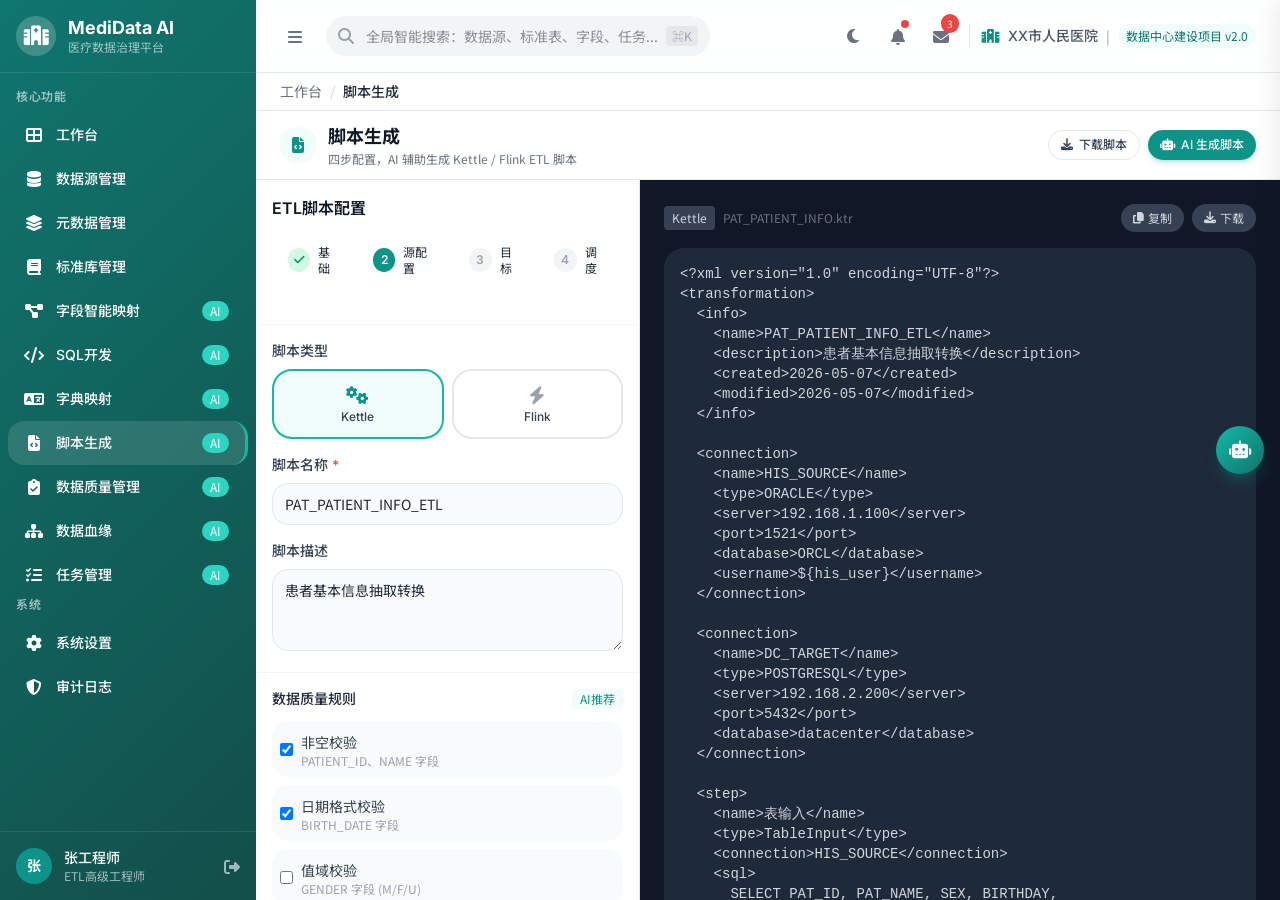
<file: prototype/script-generator.html>
<!DOCTYPE html>
<html lang="zh-CN">
<head>
    <meta charset="UTF-8">
    <meta name="viewport" content="width=device-width, initial-scale=1.0">
    <meta name="theme-color" content="#0d9488">
    <meta name="description" content="脚本生成 - 四步配置，AI 辅助生成 Kettle / Flink ETL 脚本">
    <meta property="og:type" content="website">
    <meta property="og:title" content="脚本生成 - MediData AI">
    <meta property="og:description" content="四步配置，AI 辅助生成 Kettle / Flink ETL 脚本">
    <title>脚本生成 - MediData AI</title>
    <link rel="preconnect" href="https://cdnjs.cloudflare.com">
    <link rel="stylesheet" href="components/tailwind.css">
    <link rel="stylesheet" href="https://cdnjs.cloudflare.com/ajax/libs/font-awesome/6.4.0/css/all.min.css">
    <link rel="stylesheet" href="components/common.css">
    <script src="components/common.js" defer></script>
</head>
<body class="bg-gray-50 dark:bg-gray-900 text-gray-800 dark:text-gray-200">
    <a href="#main-content" class="skip-link">跳转到主内容</a>
    <div class="flex h-screen overflow-hidden">
        <!-- 侧边栏 -->
        <aside id="sidebar" class="w-64 gradient-bg text-white flex flex-col flex-shrink-0"></aside>

        <!-- 主内容区 -->
        <main id="main-content" class="flex-1 flex flex-col overflow-hidden" role="main">
            <!-- 顶部导航 -->
            <header id="header" class="glass-effect border-b border-gray-200 dark:border-gray-700 px-6 py-4 flex items-center justify-between flex-shrink-0 z-10"></header>

            <!-- 面包屑 -->
            <div class="bg-white dark:bg-gray-800 border-b border-gray-200 dark:border-gray-700 px-6 py-2">
                <nav id="breadcrumb" class="breadcrumb"></nav>
            </div>

            <!-- 页面内容 -->
            <div class="flex-1 overflow-hidden flex flex-col">
                <!-- 页面标题 -->
                <div class="px-6 py-3 bg-white dark:bg-gray-800 border-b border-gray-200 dark:border-gray-700 flex items-center justify-between flex-shrink-0">
                    <div class="flex items-center gap-3">
                        <div class="w-9 h-9 bg-medical-50 dark:bg-medical-900/30 rounded-lg flex items-center justify-center">
                            <i class="fas fa-file-code text-medical-600"></i>
                        </div>
                        <div>
                            <h2 class="text-lg font-bold text-gray-900 dark:text-gray-100">脚本生成</h2>
                            <p class="text-xs text-gray-500 dark:text-gray-400">四步配置，AI 辅助生成 Kettle / Flink ETL 脚本</p>
                        </div>
                    </div>
                    <div class="flex gap-2">
                        <button class="px-3 py-1.5 bg-white dark:bg-gray-700 border border-gray-200 dark:border-gray-700 rounded-xl text-xs font-medium text-gray-700 dark:text-gray-300 hover:bg-gray-50 dark:hover:bg-gray-600 transition-colors flex items-center gap-1.5" onclick="downloadScript()">
                            <i class="fas fa-download"></i> 下载脚本
                        </button>
                        <button id="topAiGenerateBtn" class="px-3 py-1.5 bg-medical-600 text-white rounded-xl text-xs font-medium hover:bg-medical-700 transition-colors flex items-center gap-1.5 shadow-md shadow-medical-600/20" onclick="aiGenerateScript()">
                            <i class="fas fa-robot"></i> AI 生成脚本
                        </button>
                    </div>
                </div>
                <div class="flex-1 overflow-hidden flex">
                <!-- 左侧：配置面板 -->
                <div class="w-96 bg-white dark:bg-gray-800 border-r border-gray-200 dark:border-gray-700 overflow-y-auto scrollbar-thin flex-shrink-0">
                    <div class="p-4 border-b border-gray-100 dark:border-gray-700">
                        <h3 class="font-semibold text-gray-900 dark:text-gray-100 mb-4">ETL脚本配置</h3>
                        
                        <!-- 步骤向导（role=tablist，支持键盘 Enter/Space 切换） -->
                        <div class="step-wizard mb-6" role="tablist" aria-label="脚本配置步骤">
                            <div class="step-item step-completed" role="tab" tabindex="0" aria-selected="false" data-clickable onclick="switchStep(1)">
                                <div class="step-number"><i class="fas fa-check text-xs"></i></div>
                                <span class="text-xs">基础</span>
                            </div>
                            <div class="step-item step-active" role="tab" tabindex="0" aria-selected="true" data-clickable onclick="switchStep(2)">
                                <div class="step-number">2</div>
                                <span class="text-xs">源配置</span>
                            </div>
                            <div class="step-item step-pending" role="tab" tabindex="0" aria-selected="false" data-clickable onclick="switchStep(3)">
                                <div class="step-number">3</div>
                                <span class="text-xs">目标</span>
                            </div>
                            <div class="step-item step-pending" role="tab" tabindex="0" aria-selected="false" data-clickable onclick="switchStep(4)">
                                <div class="step-number">4</div>
                                <span class="text-xs">调度</span>
                            </div>
                        </div>
                    </div>

                    <!-- 步骤1：基础配置 -->
                    <div id="step1Content" class="p-4 space-y-4">
                        <div>
                            <label class="block text-sm font-medium text-gray-700 dark:text-gray-300 mb-2">脚本类型</label>
                            <div class="grid grid-cols-2 gap-2" id="scriptTypeGrid">
                                <button class="p-3 border-2 border-medical-500 rounded-xl text-center bg-medical-50" aria-pressed="true" onclick="selectScriptType(this, 'Kettle')">
                                    <i class="fas fa-cogs text-medical-600 text-lg mb-1"></i>
                                    <p class="text-xs font-medium text-gray-700 dark:text-gray-300">Kettle</p>
                                </button>
                                <button class="p-3 border-2 border-gray-200 dark:border-gray-600 rounded-xl text-center hover:border-gray-300 transition-colors" aria-pressed="false" onclick="selectScriptType(this, 'Flink')">
                                    <i class="fas fa-bolt text-gray-400 text-lg mb-1"></i>
                                    <p class="text-xs font-medium text-gray-700 dark:text-gray-300">Flink</p>
                                </button>
                            </div>
                        </div>
                        <div>
                            <label for="scriptNameInput" class="block text-sm font-medium text-gray-700 dark:text-gray-300 mb-2">脚本名称 <span class="text-danger-500">*</span></label>
                            <input type="text" id="scriptNameInput" value="PAT_PATIENT_INFO_ETL" class="w-full px-3 py-2.5 bg-gray-50 dark:bg-gray-700 border border-gray-200 dark:border-gray-600 rounded-lg text-sm form-control-focus" oninput="syncScriptFileTag()">
                        </div>
                        <div>
                            <label class="block text-sm font-medium text-gray-700 dark:text-gray-300 mb-2">脚本描述</label>
                            <textarea class="w-full px-3 py-2.5 bg-gray-50 dark:bg-gray-700 border border-gray-200 dark:border-gray-600 rounded-lg text-sm form-control-focus" rows="3">患者基本信息抽取转换</textarea>
                        </div>
                    </div>

                    <!-- 步骤2：源配置 -->
                    <div id="step2Content" class="p-4 space-y-4" style="display:none">
                        <div>
                            <label class="block text-sm font-medium text-gray-700 dark:text-gray-300 mb-2">源数据源</label>
                            <select class="w-full px-3 py-2.5 bg-gray-50 dark:bg-gray-700 border border-gray-200 dark:border-gray-600 rounded-lg text-sm form-control-focus mb-2">
                                <option>HIS_主数据库</option>
                                <option>LIS_检验数据库</option>
                                <option>PACS_影像数据库</option>
                            </select>
                            <select class="w-full px-3 py-2.5 bg-gray-50 dark:bg-gray-700 border border-gray-200 dark:border-gray-600 rounded-lg text-sm form-control-focus">
                                <option>PAT_PATIENT_INFO</option>
                                <option>HIS_ORDER</option>
                                <option>HIS_PRESCRIPTION</option>
                            </select>
                        </div>
                        <div>
                            <label class="block text-sm font-medium text-gray-700 dark:text-gray-300 mb-2">抽取模式</label>
                            <div class="space-y-2">
                                <label class="flex items-center gap-2 p-2 bg-gray-50 dark:bg-gray-700 rounded-lg cursor-pointer">
                                    <input type="radio" name="extractMode" checked class="text-medical-600">
                                    <span class="text-sm text-gray-700 dark:text-gray-300">全量抽取</span>
                                </label>
                                <label class="flex items-center gap-2 p-2 bg-gray-50 dark:bg-gray-700 rounded-lg cursor-pointer">
                                    <input type="radio" name="extractMode" class="text-medical-600">
                                    <span class="text-sm text-gray-700 dark:text-gray-300">增量抽取（按时间戳）</span>
                                </label>
                                <label class="flex items-center gap-2 p-2 bg-gray-50 dark:bg-gray-700 rounded-lg cursor-pointer">
                                    <input type="radio" name="extractMode" class="text-medical-600">
                                    <span class="text-sm text-gray-700 dark:text-gray-300">增量抽取（按自增ID）</span>
                                </label>
                            </div>
                        </div>
                        <div>
                            <label class="block text-sm font-medium text-gray-700 dark:text-gray-300 mb-2">过滤条件</label>
                            <textarea class="w-full px-3 py-2.5 bg-gray-50 dark:bg-gray-700 border border-gray-200 dark:border-gray-600 rounded-lg text-sm form-control-focus" rows="2" placeholder="WHERE UPDATE_TIME >= ?"></textarea>
                        </div>
                    </div>

                    <!-- 步骤3：目标配置 -->
                    <div id="step3Content" class="p-4 space-y-4" style="display:none">
                        <div>
                            <label class="block text-sm font-medium text-gray-700 dark:text-gray-300 mb-2">目标数据源</label>
                            <select class="w-full px-3 py-2.5 bg-gray-50 dark:bg-gray-700 border border-gray-200 dark:border-gray-600 rounded-lg text-sm form-control-focus mb-2">
                                <option>数据中心_标准库</option>
                            </select>
                            <select class="w-full px-3 py-2.5 bg-gray-50 dark:bg-gray-700 border border-gray-200 dark:border-gray-600 rounded-lg text-sm form-control-focus">
                                <option>STD_PATIENT_INFO</option>
                                <option>STD_ORDER</option>
                            </select>
                        </div>
                        <div>
                            <label class="block text-sm font-medium text-gray-700 dark:text-gray-300 mb-2">写入模式</label>
                            <div class="space-y-2">
                                <label class="flex items-center gap-2 p-2 bg-gray-50 dark:bg-gray-700 rounded-lg cursor-pointer">
                                    <input type="radio" name="writeMode" checked class="text-medical-600">
                                    <span class="text-sm text-gray-700 dark:text-gray-300">INSERT（追加）</span>
                                </label>
                                <label class="flex items-center gap-2 p-2 bg-gray-50 dark:bg-gray-700 rounded-lg cursor-pointer">
                                    <input type="radio" name="writeMode" class="text-medical-600">
                                    <span class="text-sm text-gray-700 dark:text-gray-300">UPSERT（更新插入）</span>
                                </label>
                                <label class="flex items-center gap-2 p-2 bg-gray-50 dark:bg-gray-700 rounded-lg cursor-pointer">
                                    <input type="radio" name="writeMode" class="text-medical-600">
                                    <span class="text-sm text-gray-700 dark:text-gray-300">REPLACE（覆盖）</span>
                                </label>
                            </div>
                        </div>
                        <div>
                            <label class="block text-sm font-medium text-gray-700 dark:text-gray-300 mb-2">字段映射</label>
                            <div class="space-y-1 text-sm">
                                <div class="flex items-center gap-2 p-2 bg-gray-50 dark:bg-gray-700 rounded-lg">
                                    <span class="flex-1 text-gray-600 dark:text-gray-400">PAT_ID → PATIENT_ID</span>
                                    <i class="fas fa-link text-medical-500 text-xs"></i>
                                </div>
                                <div class="flex items-center gap-2 p-2 bg-gray-50 dark:bg-gray-700 rounded-lg">
                                    <span class="flex-1 text-gray-600 dark:text-gray-400">PAT_NAME → NAME</span>
                                    <i class="fas fa-link text-medical-500 text-xs"></i>
                                </div>
                                <div class="flex items-center gap-2 p-2 bg-gray-50 dark:bg-gray-700 rounded-lg">
                                    <span class="flex-1 text-gray-600 dark:text-gray-400">SEX → GENDER</span>
                                    <i class="fas fa-link text-medical-500 text-xs"></i>
                                </div>
                            </div>
                        </div>
                    </div>

                    <!-- 步骤4：调度配置 -->
                    <div id="step4Content" class="p-4 space-y-4" style="display:none">
                        <div>
                            <label class="block text-sm font-medium text-gray-700 dark:text-gray-300 mb-2">调度策略</label>
                            <select class="w-full px-3 py-2.5 bg-gray-50 dark:bg-gray-700 border border-gray-200 dark:border-gray-600 rounded-lg text-sm form-control-focus mb-2">
                                <option>每小时</option>
                                <option>每天</option>
                                <option>每周</option>
                                <option>每月</option>
                            </select>
                        </div>
                        <div>
                            <label class="block text-sm font-medium text-gray-700 dark:text-gray-300 mb-2">执行时间</label>
                            <input type="time" value="02:00" class="w-full px-3 py-2.5 bg-gray-50 dark:bg-gray-700 border border-gray-200 dark:border-gray-600 rounded-lg text-sm form-control-focus">
                        </div>
                        <div>
                            <label class="block text-sm font-medium text-gray-700 dark:text-gray-300 mb-2">重试策略</label>
                            <div class="flex items-center gap-3">
                                <input type="number" value="3" min="0" max="10" class="w-20 px-3 py-2.5 bg-gray-50 dark:bg-gray-700 border border-gray-200 dark:border-gray-600 rounded-lg text-sm form-control-focus">
                                <span class="text-sm text-gray-500 dark:text-gray-400">次重试，间隔</span>
                                <input type="number" value="5" min="1" max="60" class="w-20 px-3 py-2.5 bg-gray-50 dark:bg-gray-700 border border-gray-200 dark:border-gray-600 rounded-lg text-sm form-control-focus">
                                <span class="text-sm text-gray-500 dark:text-gray-400">分钟</span>
                            </div>
                        </div>
                        <div>
                            <label class="block text-sm font-medium text-gray-700 dark:text-gray-300 mb-2">超时设置</label>
                            <div class="flex items-center gap-3">
                                <input type="number" value="60" min="1" class="w-24 px-3 py-2.5 bg-gray-50 dark:bg-gray-700 border border-gray-200 dark:border-gray-600 rounded-lg text-sm form-control-focus">
                                <span class="text-sm text-gray-500 dark:text-gray-400">分钟</span>
                            </div>
                        </div>
                        <div>
                            <label class="flex items-center gap-2 p-2 bg-gray-50 dark:bg-gray-700 rounded-lg cursor-pointer">
                                <input type="checkbox" checked class="text-medical-600">
                                <span class="text-sm text-gray-700 dark:text-gray-300">失败时发送告警通知</span>
                            </label>
                        </div>
                    </div>

                    <!-- 数据质量规则配置 -->
                    <div class="p-4 border-t border-gray-100 dark:border-gray-700">
                        <div class="flex items-center justify-between mb-3">
                            <h4 class="text-sm font-medium text-gray-800 dark:text-gray-200">数据质量规则</h4>
                            <span class="text-xs bg-medical-50 text-medical-600 px-2 py-0.5 rounded">AI推荐</span>
                        </div>
                        <div class="space-y-2">
                            <label class="flex items-center gap-2 p-2 bg-gray-50 dark:bg-gray-700 rounded-lg cursor-pointer">
                                <input type="checkbox" checked class="text-medical-600">
                                <div class="flex-1">
                                    <span class="text-sm text-gray-700 dark:text-gray-300">非空校验</span>
                                    <p class="text-xs text-gray-400">PATIENT_ID、NAME 字段</p>
                                </div>
                            </label>
                            <label class="flex items-center gap-2 p-2 bg-gray-50 dark:bg-gray-700 rounded-lg cursor-pointer">
                                <input type="checkbox" checked class="text-medical-600">
                                <div class="flex-1">
                                    <span class="text-sm text-gray-700 dark:text-gray-300">日期格式校验</span>
                                    <p class="text-xs text-gray-400">BIRTH_DATE 字段</p>
                                </div>
                            </label>
                            <label class="flex items-center gap-2 p-2 bg-gray-50 dark:bg-gray-700 rounded-lg cursor-pointer">
                                <input type="checkbox" class="text-medical-600">
                                <div class="flex-1">
                                    <span class="text-sm text-gray-700 dark:text-gray-300">值域校验</span>
                                    <p class="text-xs text-gray-400">GENDER 字段 (M/F/U)</p>
                                </div>
                            </label>
                            <label class="flex items-center gap-2 p-2 bg-gray-50 dark:bg-gray-700 rounded-lg cursor-pointer">
                                <input type="checkbox" class="text-medical-600">
                                <div class="flex-1">
                                    <span class="text-sm text-gray-700 dark:text-gray-300">重复记录检测</span>
                                    <p class="text-xs text-gray-400">基于 PATIENT_ID</p>
                                </div>
                            </label>
                        </div>
                    </div>

                    <!-- AI生成按钮（始终显示） -->
                    <div class="p-4 border-t border-gray-100 dark:border-gray-700">
                        <button id="aiGenerateBtn" class="w-full py-2.5 bg-medical-600 text-white rounded-xl text-sm font-medium hover:bg-medical-700 transition-colors flex items-center justify-center gap-2 btn-transition" onclick="aiGenerateScript()">
                            <i class="fas fa-robot"></i> AI 生成脚本
                        </button>
                    </div>
                </div>

                <!-- 右侧：脚本预览 -->
                <div class="flex-1 overflow-y-auto p-6 bg-gray-900">
                    <div class="flex items-center justify-between mb-4">
                        <div class="flex items-center gap-2">
                            <span id="scriptTypeTag" class="text-xs bg-gray-700 text-gray-300 px-2 py-1 rounded">Kettle</span>
                            <span id="scriptFileTag" class="text-xs text-gray-500 dark:text-gray-400">PAT_PATIENT_INFO.ktr</span>
                        </div>
                        <div class="flex items-center gap-2">
                            <button class="text-xs bg-gray-700 text-gray-300 px-3 py-1.5 rounded-xl hover:bg-gray-600 transition-colors flex items-center gap-1" onclick="copyScript()">
                                <i class="fas fa-copy"></i> 复制
                            </button>
                            <button class="text-xs bg-gray-700 text-gray-300 px-3 py-1.5 rounded-xl hover:bg-gray-600 transition-colors flex items-center gap-1" onclick="downloadScript()">
                                <i class="fas fa-download"></i> 下载
                            </button>
                        </div>
                    </div>
                    <div class="bg-gray-800 rounded-xl p-4 overflow-x-auto">
                        <!-- 预览内容单一数据源：页面加载时由 JS 从 kettleScript/flinkScript 渲染，杜绝双份维护漂移 -->
                        <pre id="scriptPreview" class="text-sm text-gray-300 code-block"><code></code></pre>
                    </div>

                    <!-- Kettle 最佳实践（AI 汇总自历史成功任务） -->
                    <div class="mt-6 bg-gray-800 rounded-xl p-4 border border-gray-700">
                        <div class="flex items-center justify-between mb-3">
                            <div class="flex items-center gap-2">
                                <i class="fas fa-lightbulb text-yellow-400"></i>
                                <span class="text-sm font-semibold text-gray-200">Kettle 开发最佳实践</span>
                            </div>
                            <span class="text-xs bg-medical-900 text-medical-300 px-2 py-0.5 rounded">AI · 提炼自 67 个成功任务</span>
                        </div>
                        <div class="grid grid-cols-1 md:grid-cols-2 gap-2.5">
                            <div class="bg-gray-900 rounded-lg p-3">
                                <p class="text-xs font-medium text-gray-200 mb-1"><i class="fas fa-clock text-medical-400 mr-1.5"></i>增量抽取</p>
                                <p class="text-xs text-gray-400 leading-relaxed">时间戳参数化（WHERE UPDATE_TIME >= ?），配合 LAST_SYNC_TIME 断点表实现失败续传。</p>
                            </div>
                            <div class="bg-gray-900 rounded-lg p-3">
                                <p class="text-xs font-medium text-gray-200 mb-1"><i class="fas fa-shield-halved text-medical-400 mr-1.5"></i>幂等写入</p>
                                <p class="text-xs text-gray-400 leading-relaxed">目标端统一 UPSERT（主键冲突更新），防止接口重发产生重复数据。</p>
                            </div>
                            <div class="bg-gray-900 rounded-lg p-3">
                                <p class="text-xs font-medium text-gray-200 mb-1"><i class="fas fa-gauge-high text-medical-400 mr-1.5"></i>批量调优</p>
                                <p class="text-xs text-gray-400 leading-relaxed">fetch size 5000、commit 1000~5000；大字段表单独拆分转换，避免拖慢主链路。</p>
                            </div>
                            <div class="bg-gray-900 rounded-lg p-3">
                                <p class="text-xs font-medium text-gray-200 mb-1"><i class="fas fa-diagram-project text-medical-400 mr-1.5"></i>字典映射</p>
                                <p class="text-xs text-gray-400 leading-relaxed">用 ValueMapper / 维表 JOIN 承载字典映射，禁止在 SQL 中硬编码 CASE WHEN 清单。</p>
                            </div>
                            <div class="bg-gray-900 rounded-lg p-3">
                                <p class="text-xs font-medium text-gray-200 mb-1"><i class="fas fa-bug text-medical-400 mr-1.5"></i>错误处理</p>
                                <p class="text-xs text-gray-400 leading-relaxed">错误行路由至 REJECT 表并保留原因列，超过阈值 0.5% 自动告警并挂起调度。</p>
                            </div>
                            <div class="bg-gray-900 rounded-lg p-3">
                                <p class="text-xs font-medium text-gray-200 mb-1"><i class="fas fa-file-lines text-medical-400 mr-1.5"></i>命名与日志</p>
                                <p class="text-xs text-gray-400 leading-relaxed">转换命名 {系统}_{表}_{动作}；记录起止时间、影响行数，日志保留 ≥ 180 天满足审计要求。</p>
                            </div>
                        </div>
                    </div>
                </div>
                </div>
            </div>
        </main>
    </div>

    <script>
        let currentStep = 2;
        let currentScriptType = 'Kettle';

        const kettleScript = `<?xml version="1.0" encoding="UTF-8"?>
<transformation>
  <info>
    <name>PAT_PATIENT_INFO_ETL</name>
    <description>患者基本信息抽取转换</description>
    <created>2026-05-07</created>
    <modified>2026-05-07</modified>
  </info>

  <connection>
    <name>HIS_SOURCE</name>
    <type>ORACLE</type>
    <server>192.168.1.100</server>
    <port>1521</port>
    <database>ORCL</database>
    <username>\${his_user}</username>
  </connection>

  <connection>
    <name>DC_TARGET</name>
    <type>POSTGRESQL</type>
    <server>192.168.2.200</server>
    <port>5432</port>
    <database>datacenter</database>
  </connection>

  <step>
    <name>表输入</name>
    <type>TableInput</type>
    <connection>HIS_SOURCE</connection>
    <sql>
      SELECT PAT_ID, PAT_NAME, SEX, BIRTHDAY,
             ID_CARD, PHONE, ADDRESS
      FROM HIS_PATIENT
      WHERE UPDATE_TIME >= ?
        AND STATUS = '1'
    </sql>
    <parameters>
      <parameter>LAST_SYNC_TIME</parameter>
    </parameters>
  </step>

  <step>
    <name>数据清洗</name>
    <type>ValueMapper</type>
    <field>SEX</field>
    <mappings>
      <mapping>
        <source>1</source>
        <target>M</target>
      </mapping>
      <mapping>
        <source>2</source>
        <target>F</target>
      </mapping>
    </mappings>
  </step>

  <step>
    <name>字段映射</name>
    <type>SelectValues</type>
    <fields>
      <field>
        <name>PAT_ID</name>
        <rename>PATIENT_ID</rename>
      </field>
      <field>
        <name>PAT_NAME</name>
        <rename>NAME</rename>
      </field>
      <field>
        <name>SEX</name>
        <rename>GENDER</rename>
      </field>
      <field>
        <name>BIRTHDAY</name>
        <rename>BIRTH_DATE</rename>
      </field>
    </fields>
  </step>

  <step>
    <name>数据校验</name>
    <type>Validator</type>
    <rules>
      <rule field="PATIENT_ID" type="NOT_NULL"/>
      <rule field="NAME" type="NOT_NULL"/>
      <rule field="GENDER" type="IN" values="M,F,U"/>
    </rules>
  </step>

  <step>
    <name>表输出</name>
    <type>TableOutput</type>
    <connection>DC_TARGET</connection>
    <target_table>STD_PATIENT_INFO</target_table>
    <commit_size>1000</commit_size>
    <update_mode>UPSERT</update_mode>
    <key_fields>
      <key>PATIENT_ID</key>
    </key_fields>
  </step>

  <hop>
    <from>表输入</from>
    <to>数据清洗</to>
  </hop>
  <hop>
    <from>数据清洗</from>
    <to>字段映射</to>
  </hop>
  <hop>
    <from>字段映射</from>
    <to>数据校验</to>
  </hop>
  <hop>
    <from>数据校验</from>
    <to>表输出</to>
  </hop>
</transformation>`;

        const flinkScript = `-- Flink SQL ETL Job: PAT_PATIENT_INFO
-- Generated by MediData AI
-- Date: 2026-05-07

-- 源表定义（CDC连接）
CREATE TABLE source_his_patient (
    PAT_ID       VARCHAR(32),
    PAT_NAME     VARCHAR(64),
    SEX          VARCHAR(2),
    BIRTHDAY     DATE,
    ID_CARD      VARCHAR(18),
    PHONE        VARCHAR(20),
    ADDRESS      VARCHAR(256),
    UPDATE_TIME  TIMESTAMP,
    STATUS       VARCHAR(1),
    PRIMARY KEY (PAT_ID) NOT ENFORCED
) WITH (
    'connector' = 'oracle-cdc',
    'hostname' = '192.168.1.100',
    'port' = '1521',
    'database-name' = 'ORCL',
    'schema-name' = 'HIS',
    'table-name' = 'HIS_PATIENT',
    'username' = '\${his_user}',
    'password' = '\${his_pwd}',
    'debezium.log.mining.strategy' = 'online_catalog'
);

-- 目标表定义（JDBC连接）
CREATE TABLE target_std_patient (
    PATIENT_ID   VARCHAR(32),
    NAME         VARCHAR(64),
    GENDER       VARCHAR(2),
    BIRTH_DATE   DATE,
    ID_CARD_NO   VARCHAR(18),
    PHONE_NO     VARCHAR(20),
    HOME_ADDR    VARCHAR(256),
    SYNC_TIME    TIMESTAMP,
    PRIMARY KEY (PATIENT_ID) NOT ENFORCED
) WITH (
    'connector' = 'jdbc',
    'url' = 'jdbc:postgresql://192.168.2.200:5432/datacenter',
    'table-name' = 'STD_PATIENT_INFO',
    'username' = '\${dc_user}',
    'password' = '\${dc_pwd}',
    'sink.buffer-flush.max-rows' = '1000'
);

-- 维表：性别代码映射
CREATE TABLE dim_gender_map (
    src_code  VARCHAR(2),
    std_code  VARCHAR(2),
    PRIMARY KEY (src_code) NOT ENFORCED
) WITH (
    'connector' = 'jdbc',
    'url' = 'jdbc:postgresql://192.168.2.200:5432/datacenter',
    'table-name' = 'DIM_GENDER_MAP',
    'username' = '\${dc_user}',
    'password' = '\${dc_pwd}'
);

-- ETL转换逻辑
INSERT INTO target_std_patient
SELECT
    s.PAT_ID                                    AS PATIENT_ID,
    s.PAT_NAME                                  AS NAME,
    COALESCE(g.std_code, 'U')                   AS GENDER,
    s.BIRTHDAY                                  AS BIRTH_DATE,
    s.ID_CARD                                   AS ID_CARD_NO,
    s.PHONE                                     AS PHONE_NO,
    s.ADDRESS                                   AS HOME_ADDR,
    CURRENT_TIMESTAMP                           AS SYNC_TIME
FROM source_his_patient s
LEFT JOIN dim_gender_map g ON s.SEX = g.src_code
WHERE s.STATUS = '1'
  AND s.PAT_ID IS NOT NULL
  AND s.PAT_NAME IS NOT NULL;

-- 调度配置（通过Flink Deployment）
-- schedule: hourly
-- parallelism: 4
-- checkpoint.interval: 60000
-- restart.strategy: fixed-delay
-- restart.fixed-delay.attempts: 3
-- restart.fixed-delay.delay: 300000`;

        function switchStep(step) {
            currentStep = step;
            const steps = document.querySelectorAll('.step-wizard .step-item');

            steps.forEach((item, index) => {
                const num = index + 1;
                item.classList.remove('step-completed', 'step-active', 'step-pending');
                const numberDiv = item.querySelector('.step-number');
                item.setAttribute('aria-selected', String(num === step));

                if (num < step) {
                    item.classList.add('step-completed');
                    numberDiv.innerHTML = '<i class="fas fa-check text-xs"></i>';
                } else if (num === step) {
                    item.classList.add('step-active');
                    numberDiv.textContent = num;
                } else {
                    item.classList.add('step-pending');
                    numberDiv.textContent = num;
                }
            });

            for (let i = 1; i <= 4; i++) {
                const content = document.getElementById('step' + i + 'Content');
                if (content) content.style.display = (i === step) ? 'block' : 'none';
            }
        }

        // 预览渲染（唯一入口）：类型 + 名称 → 预览与文件标签
        function renderScriptPreview() {
            const scriptContent = currentScriptType === 'Kettle' ? kettleScript : flinkScript;
            document.getElementById('scriptPreview').querySelector('code').textContent = scriptContent;
            document.getElementById('scriptTypeTag').textContent = currentScriptType;
            syncScriptFileTag();
        }

        function getScriptBaseName() {
            const name = (document.getElementById('scriptNameInput').value || '').trim();
            return name || 'PAT_PATIENT_INFO';
        }

        function syncScriptFileTag() {
            const base = getScriptBaseName().replace(/_ETL$/i, '');
            const ext = currentScriptType === 'Kettle' ? '.ktr' : '.sql';
            document.getElementById('scriptFileTag').textContent = base + ext;
        }

        function selectScriptType(element, type) {
            currentScriptType = type;
            // 限定在脚本类型栅格内选择，避免误伤页面其它 .grid button
            document.querySelectorAll('#scriptTypeGrid button').forEach(btn => {
                btn.classList.remove('border-medical-500', 'bg-medical-50');
                btn.classList.add('border-gray-200');
                btn.setAttribute('aria-pressed', 'false');
                btn.querySelector('i').classList.remove('text-medical-600');
                btn.querySelector('i').classList.add('text-gray-400');
            });
            element.classList.remove('border-gray-200');
            element.classList.add('border-medical-500', 'bg-medical-50');
            element.setAttribute('aria-pressed', 'true');
            element.querySelector('i').classList.remove('text-gray-400');
            element.querySelector('i').classList.add('text-medical-600');
            // 切换类型即时刷新预览（单一数据源渲染）
            renderScriptPreview();
        }

        function aiGenerateScript() {
            // 生成前校验：脚本名称必填
            const nameInput = document.getElementById('scriptNameInput');
            if (!nameInput.value.trim()) {
                showToast('请先填写脚本名称（步骤 1 · 基础配置）', 'warning');
                nameInput.classList.add('border-danger-500', 'ring-1', 'ring-danger-500');
                nameInput.addEventListener('input', function clearErr() {
                    nameInput.classList.remove('border-danger-500', 'ring-1', 'ring-danger-500');
                    nameInput.removeEventListener('input', clearErr);
                });
                switchStep(1);
                nameInput.focus();
                return;
            }
            // 顶部与面板底部两个入口同步 loading，避免反馈错位
            const btns = [document.getElementById('aiGenerateBtn'), document.getElementById('topAiGenerateBtn')].filter(Boolean);
            const originals = btns.map(b => b.innerHTML);
            btns.forEach(b => {
                b.innerHTML = '<i class="fas fa-spinner fa-spin"></i> AI生成中...';
                b.disabled = true;
                b.classList.add('opacity-60', 'cursor-not-allowed', 'pointer-events-none');
            });

            setTimeout(() => {
                btns.forEach((b, i) => {
                    b.innerHTML = originals[i];
                    b.disabled = false;
                    b.classList.remove('opacity-60', 'cursor-not-allowed', 'pointer-events-none');
                });
                renderScriptPreview();
                showToast('AI脚本生成完成（' + currentScriptType + '）', 'success');
            }, 2000);
        }

        // 初始渲染：预览与 kettleScript 保持一致
        if (document.readyState === 'loading') {
            document.addEventListener('DOMContentLoaded', renderScriptPreview);
        } else {
            renderScriptPreview();
        }

        function getScriptContent() {
            const codeEl = document.getElementById('scriptPreview').querySelector('code');
            return codeEl.textContent;
        }

        function copyScript() {
            const content = getScriptContent();
            navigator.clipboard.writeText(content).then(() => {
                showToast('脚本已复制到剪贴板', 'success');
            }).catch(() => {
                showToast('复制失败，请手动复制', 'error');
            });
        }

        function downloadScript() {
            const content = getScriptContent();
            if (!content.trim()) { showToast('请先生成脚本', 'warning'); return; }
            const ext = currentScriptType === 'Kettle' ? '.ktr' : '.sql';
            const filename = getScriptBaseName().replace(/_ETL$/i, '') + ext;
            const blob = new Blob([content], { type: 'text/plain;charset=utf-8' });
            const url = URL.createObjectURL(blob);
            const a = document.createElement('a');
            a.href = url;
            a.download = filename;
            document.body.appendChild(a);
            a.click();
            document.body.removeChild(a);
            URL.revokeObjectURL(url);
            showToast('脚本文件下载成功', 'success');
        }
    </script>
</body>
</html>
</file>
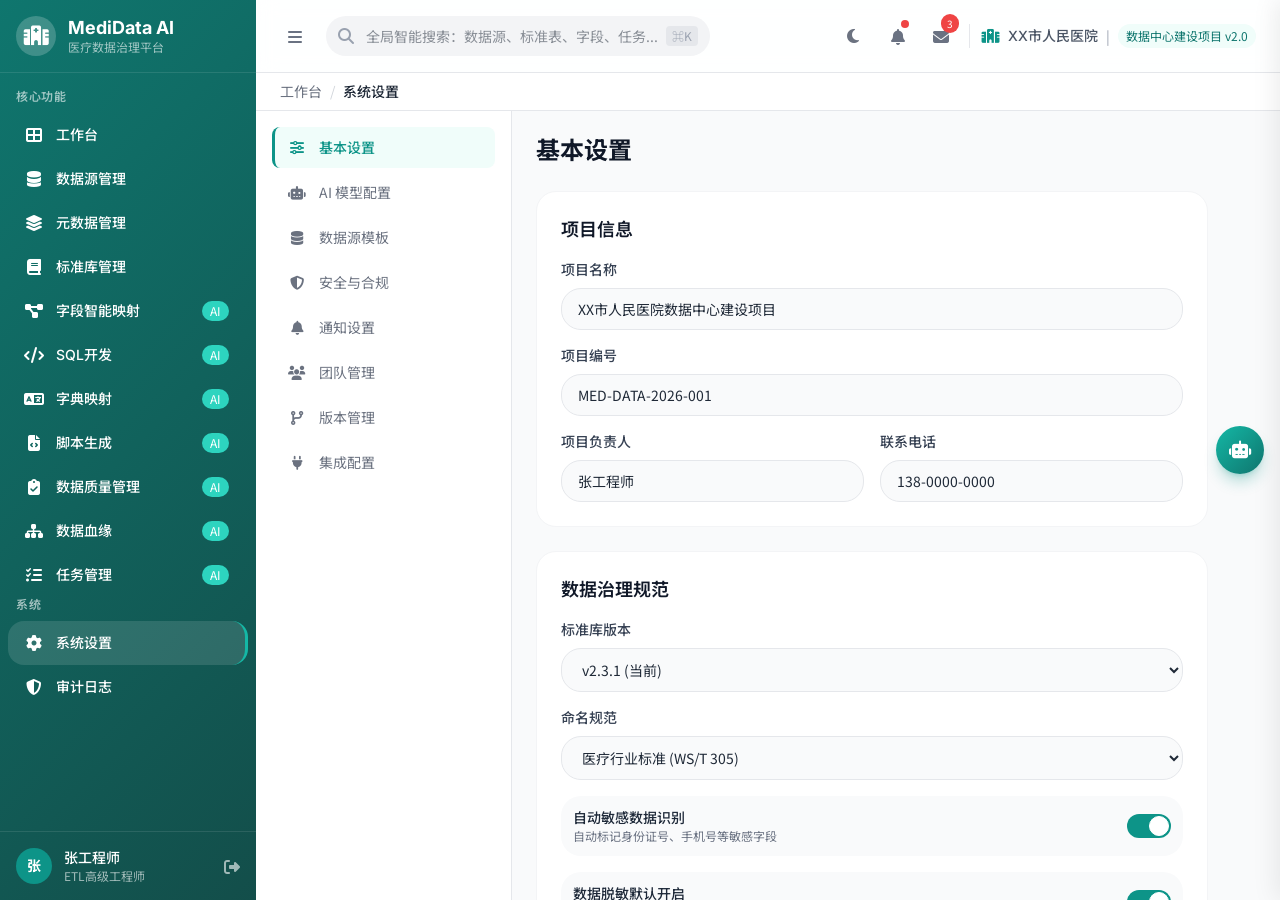
<file: prototype/settings.html>
<!DOCTYPE html>
<html lang="zh-CN">
<head>
    <meta charset="UTF-8">
    <meta name="viewport" content="width=device-width, initial-scale=1.0">
    <meta name="theme-color" content="#0d9488">
    <meta name="description" content="系统设置 - 基本设置、AI 模型配置、数据源模板、安全合规、通知、团队、版本与集成管理">
    <meta property="og:type" content="website">
    <meta property="og:title" content="系统设置 - MediData AI">
    <meta property="og:description" content="基本设置、AI 模型配置、数据源模板、安全合规等系统管理">
    <title>系统设置 - MediData AI</title>
    <link rel="preconnect" href="https://cdnjs.cloudflare.com">
    <link rel="stylesheet" href="components/tailwind.css">
    <link rel="stylesheet" href="https://cdnjs.cloudflare.com/ajax/libs/font-awesome/6.4.0/css/all.min.css">
    <link rel="stylesheet" href="components/common.css">
    <script src="components/common.js" defer></script>
</head>
<body class="bg-gray-50 dark:bg-gray-900 text-gray-800 dark:text-gray-200">
    <a href="#main-content" class="skip-link">跳转到主内容</a>
    <div class="flex h-screen overflow-hidden">
        <aside id="sidebar" class="w-64 gradient-bg text-white flex flex-col flex-shrink-0"></aside>

        <main id="main-content" class="flex-1 flex flex-col overflow-hidden" role="main">
            <header id="header" class="glass-effect border-b border-gray-200 dark:border-gray-700 px-6 py-4 flex items-center justify-between flex-shrink-0 z-10"></header>

            <div class="bg-white dark:bg-gray-800 border-b border-gray-200 dark:border-gray-700 px-6 py-2">
                <nav id="breadcrumb" class="breadcrumb"></nav>
            </div>

            <div class="flex-1 overflow-hidden flex">
                <div class="w-64 bg-white dark:bg-gray-800 border-r border-gray-200 dark:border-gray-700 overflow-y-auto scrollbar-thin flex-shrink-0">
                    <div class="p-4">
                        <nav class="space-y-1">
                            <button type="button" id="menu-basic" class="setting-menu w-full text-left active" aria-current="page" onclick="switchSettingMenu('basic')">
                                <i class="fas fa-sliders-h w-5 text-center" aria-hidden="true"></i>
                                基本设置
                            </button>
                            <button type="button" id="menu-ai" class="setting-menu w-full text-left" onclick="switchSettingMenu('ai')">
                                <i class="fas fa-robot w-5 text-center" aria-hidden="true"></i>
                                AI 模型配置
                            </button>
                            <button type="button" id="menu-datasource" class="setting-menu w-full text-left" onclick="switchSettingMenu('datasource')">
                                <i class="fas fa-database w-5 text-center" aria-hidden="true"></i>
                                数据源模板
                            </button>
                            <button type="button" id="menu-security" class="setting-menu w-full text-left" onclick="switchSettingMenu('security')">
                                <i class="fas fa-shield-alt w-5 text-center" aria-hidden="true"></i>
                                安全与合规
                            </button>
                            <button type="button" id="menu-notify" class="setting-menu w-full text-left" onclick="switchSettingMenu('notify')">
                                <i class="fas fa-bell w-5 text-center" aria-hidden="true"></i>
                                通知设置
                            </button>
                            <button type="button" id="menu-team" class="setting-menu w-full text-left" onclick="switchSettingMenu('team')">
                                <i class="fas fa-users w-5 text-center" aria-hidden="true"></i>
                                团队管理
                            </button>
                            <button type="button" id="menu-version" class="setting-menu w-full text-left" onclick="switchSettingMenu('version')">
                                <i class="fas fa-code-branch w-5 text-center" aria-hidden="true"></i>
                                版本管理
                            </button>
                            <button type="button" id="menu-integration" class="setting-menu w-full text-left" onclick="switchSettingMenu('integration')">
                                <i class="fas fa-plug w-5 text-center" aria-hidden="true"></i>
                                集成配置
                            </button>
                        </nav>
                    </div>
                </div>

                <div class="flex-1 overflow-y-auto p-6">
                    <!-- 基本设置 -->
                    <div id="page-basic" class="setting-page">
                        <h2 class="text-2xl font-bold text-gray-900 dark:text-gray-100 mb-6">基本设置</h2>
                        <div class="max-w-2xl space-y-6">
                            <div class="bg-white dark:bg-gray-800 rounded-xl border border-gray-100 dark:border-gray-700 p-6">
                                <h3 class="text-lg font-semibold text-gray-900 dark:text-gray-100 mb-4">项目信息</h3>
                                <div class="space-y-4">
                                    <div>
                                        <label for="project_name" class="block text-sm font-medium text-gray-700 dark:text-gray-300 mb-2">项目名称</label>
                                        <input type="text" id="project_name" name="project_name" value="XX市人民医院数据中心建设项目"
                                               class="w-full px-4 py-2.5 bg-gray-50 dark:bg-gray-700 border border-gray-200 dark:border-gray-700 rounded-xl text-sm form-control-focus">
                                        <span class="field-error text-xs text-red-500 mt-1 hidden"></span>
                                    </div>
                                    <div>
                                        <label for="project_code" class="block text-sm font-medium text-gray-700 dark:text-gray-300 mb-2">项目编号</label>
                                        <input type="text" id="project_code" name="project_code" value="MED-DATA-2026-001"
                                               class="w-full px-4 py-2.5 bg-gray-50 dark:bg-gray-700 border border-gray-200 dark:border-gray-700 rounded-xl text-sm form-control-focus">
                                        <span class="field-error text-xs text-red-500 mt-1 hidden"></span>
                                    </div>
                                    <div class="grid grid-cols-2 gap-4">
                                        <div>
                                            <label for="project_leader" class="block text-sm font-medium text-gray-700 dark:text-gray-300 mb-2">项目负责人</label>
                                            <input type="text" id="project_leader" name="project_leader" value="张工程师"
                                                   class="w-full px-4 py-2.5 bg-gray-50 dark:bg-gray-700 border border-gray-200 dark:border-gray-700 rounded-xl text-sm form-control-focus">
                                            <span class="field-error text-xs text-red-500 mt-1 hidden"></span>
                                        </div>
                                        <div>
                                            <label for="contact_phone" class="block text-sm font-medium text-gray-700 dark:text-gray-300 mb-2">联系电话</label>
                                            <input type="text" id="contact_phone" name="contact_phone" value="138-0000-0000"
                                                   class="w-full px-4 py-2.5 bg-gray-50 dark:bg-gray-700 border border-gray-200 dark:border-gray-700 rounded-xl text-sm form-control-focus">
                                            <span class="field-error text-xs text-red-500 mt-1 hidden"></span>
                                        </div>
                                    </div>
                                </div>
                            </div>

                            <div class="bg-white dark:bg-gray-800 rounded-xl border border-gray-100 dark:border-gray-700 p-6">
                                <h3 class="text-lg font-semibold text-gray-900 dark:text-gray-100 mb-4">数据治理规范</h3>
                                <div class="space-y-4">
                                    <div>
                                        <label for="standard_version" class="block text-sm font-medium text-gray-700 dark:text-gray-300 mb-2">标准库版本</label>
                                        <select id="standard_version" name="standard_version" class="w-full px-4 py-2.5 bg-gray-50 dark:bg-gray-700 border border-gray-200 dark:border-gray-700 rounded-xl text-sm form-control-focus">
                                            <option>v2.3.1 (当前)</option>
                                            <option>v2.3.0</option>
                                            <option>v2.2.0</option>
                                        </select>
                                    </div>
                                    <div>
                                        <label for="naming_convention" class="block text-sm font-medium text-gray-700 dark:text-gray-300 mb-2">命名规范</label>
                                        <select id="naming_convention" name="naming_convention" class="w-full px-4 py-2.5 bg-gray-50 dark:bg-gray-700 border border-gray-200 dark:border-gray-700 rounded-xl text-sm form-control-focus">
                                            <option>医疗行业标准 (WS/T 305)</option>
                                            <option>医院自定义规范</option>
                                        </select>
                                    </div>
                                    <div class="flex items-center justify-between p-3 bg-gray-50 dark:bg-gray-700 rounded-xl">
                                        <div>
                                            <p class="text-sm font-medium text-gray-800 dark:text-gray-200">自动敏感数据识别</p>
                                            <p class="text-xs text-gray-500 dark:text-gray-400">自动标记身份证号、手机号等敏感字段</p>
                                        </div>
                                        <label class="relative inline-flex items-center cursor-pointer">
                                            <input type="checkbox" checked class="sr-only peer" aria-label="自动敏感数据识别">
                                            <div class="w-11 h-6 bg-gray-200 peer-focus:focus-visible:ring-2 peer-focus:focus-visible:ring-medical-500 peer-focus:focus-visible:ring-offset-2 rounded-full peer peer-checked:after:translate-x-full peer-checked:after:border-white after:content-[''] after:absolute after:top-[2px] after:left-[2px] after:bg-white after:border-gray-300 after:border after:rounded-full after:h-5 after:w-5 after:transition-[transform,colors] peer-checked:bg-medical-600"></div>
                                        </label>
                                    </div>
                                    <div class="flex items-center justify-between p-3 bg-gray-50 dark:bg-gray-700 rounded-xl">
                                        <div>
                                            <p class="text-sm font-medium text-gray-800 dark:text-gray-200">数据脱敏默认开启</p>
                                            <p class="text-xs text-gray-500 dark:text-gray-400">预览时自动脱敏敏感字段</p>
                                        </div>
                                        <label class="relative inline-flex items-center cursor-pointer">
                                            <input type="checkbox" checked class="sr-only peer" aria-label="数据脱敏默认开启">
                                            <div class="w-11 h-6 bg-gray-200 peer-focus:focus-visible:ring-2 peer-focus:focus-visible:ring-medical-500 peer-focus:focus-visible:ring-offset-2 rounded-full peer peer-checked:after:translate-x-full peer-checked:after:border-white after:content-[''] after:absolute after:top-[2px] after:left-[2px] after:bg-white after:border-gray-300 after:border after:rounded-full after:h-5 after:w-5 after:transition-[transform,colors] peer-checked:bg-medical-600"></div>
                                        </label>
                                    </div>
                                </div>
                            </div>

                            <div class="bg-white dark:bg-gray-800 rounded-xl border border-gray-100 dark:border-gray-700 p-6">
                                <h3 class="text-lg font-semibold text-gray-900 dark:text-gray-100 mb-4">AI 助手配置</h3>
                                <div class="space-y-4">
                                    <div>
                                        <label for="ai_model" class="block text-sm font-medium text-gray-700 dark:text-gray-300 mb-2">AI 模型</label>
                                        <select id="ai_model" class="w-full px-4 py-2.5 bg-gray-50 dark:bg-gray-700 border border-gray-200 dark:border-gray-700 rounded-xl text-sm form-control-focus">
                                            <option>GPT-4 (推荐)</option>
                                            <option>文心一言</option>
                                            <option>通义千问</option>
                                            <option>Claude 3</option>
                                        </select>
                                    </div>
                                    <div>
                                        <label for="confidence_range" class="block text-sm font-medium text-gray-700 dark:text-gray-300 mb-2">置信度阈值</label>
                                        <div class="flex items-center gap-4">
                                            <input id="confidence_range" type="range" min="50" max="100" value="80" class="flex-1 h-2 bg-gray-200 rounded-lg appearance-none cursor-pointer" oninput="document.getElementById('confidenceVal').textContent=this.value+'%'" aria-label="置信度阈值">
                                            <span id="confidenceVal" class="text-sm font-medium text-gray-700 dark:text-gray-300 w-12">80%</span>
                                        </div>
                                        <p class="text-xs text-gray-500 dark:text-gray-400 mt-1">低于此阈值的 AI 推荐将标记为待确认</p>
                                    </div>
                                    <div class="flex items-center justify-between p-3 bg-gray-50 dark:bg-gray-700 rounded-xl">
                                        <div>
                                            <p class="text-sm font-medium text-gray-800 dark:text-gray-200">自动学习优化</p>
                                            <p class="text-xs text-gray-500 dark:text-gray-400">根据人工修正持续优化 AI 推荐准确率</p>
                                        </div>
                                        <label class="relative inline-flex items-center cursor-pointer">
                                            <input type="checkbox" checked class="sr-only peer" aria-label="自动学习优化">
                                            <div class="w-11 h-6 bg-gray-200 peer-focus:focus-visible:ring-2 peer-focus:focus-visible:ring-medical-500 peer-focus:focus-visible:ring-offset-2 rounded-full peer peer-checked:after:translate-x-full peer-checked:after:border-white after:content-[''] after:absolute after:top-[2px] after:left-[2px] after:bg-white after:border-gray-300 after:border after:rounded-full after:h-5 after:w-5 after:transition-[transform,colors] peer-checked:bg-medical-600"></div>
                                        </label>
                                    </div>
                                </div>
                            </div>

                            <div class="flex items-center justify-end gap-3">
                                <button class="px-6 py-2.5 text-sm text-gray-600 dark:text-gray-300 hover:text-gray-800 dark:hover:text-gray-200 hover:bg-gray-100 dark:hover:bg-gray-700 rounded-xl transition-colors btn-transition" data-action="showToast" data-args="设置已重置|warning">重置</button>
                                <button class="px-6 py-2.5 bg-medical-600 text-white text-sm font-medium rounded-xl hover:bg-medical-700 transition-colors shadow-md shadow-medical-600/20 btn-transition" data-action="showToast" data-args="设置保存成功|success">保存设置</button>
                            </div>
                        </div>
                    </div>

                    <!-- AI模型配置 -->
                    <div id="page-ai" class="setting-page" style="display:none">
                        <h2 class="text-2xl font-bold text-gray-900 dark:text-gray-100 mb-6">AI 模型配置</h2>
                        <div class="max-w-2xl space-y-6">
                            <div class="bg-white dark:bg-gray-800 rounded-xl border border-gray-100 dark:border-gray-700 p-6">
                                <h3 class="text-lg font-semibold text-gray-900 dark:text-gray-100 mb-4">模型选择</h3>
                                <div class="space-y-4">
                                    <div>
                                        <label for="ai_model_select" class="block text-sm font-medium text-gray-700 dark:text-gray-300 mb-2">AI 模型</label>
                                        <select id="ai_model_select" class="w-full px-4 py-2.5 bg-gray-50 dark:bg-gray-700 border border-gray-200 dark:border-gray-700 rounded-xl text-sm form-control-focus">
                                            <option>GPT-4</option>
                                            <option>文心一言</option>
                                            <option>通义千问</option>
                                            <option>Claude 3</option>
                                        </select>
                                    </div>
                                    <div>
                                        <label for="api_key" class="block text-sm font-medium text-gray-700 dark:text-gray-300 mb-2">API Key</label>
                                        <input type="password" id="api_key" name="api_key" value="sk-xxxxxxxxxxxx" placeholder="请输入 API Key"
                                               class="w-full px-4 py-2.5 bg-gray-50 dark:bg-gray-700 border border-gray-200 dark:border-gray-700 rounded-xl text-sm form-control-focus">
                                        <span class="field-error text-xs text-red-500 mt-1 hidden"></span>
                                    </div>
                                </div>
                            </div>

                            <div class="bg-white dark:bg-gray-800 rounded-xl border border-gray-100 dark:border-gray-700 p-6">
                                <h3 class="text-lg font-semibold text-gray-900 dark:text-gray-100 mb-4">模型参数</h3>
                                <div class="space-y-4">
                                    <div>
                                        <label for="temperature_range" class="block text-sm font-medium text-gray-700 dark:text-gray-300 mb-2">温度 (Temperature)</label>
                                        <div class="flex items-center gap-4">
                                            <input id="temperature_range" type="range" min="0" max="100" value="70" class="flex-1 h-2 bg-gray-200 rounded-lg appearance-none cursor-pointer" oninput="document.getElementById('tempVal').textContent=(this.value/100).toFixed(2)" aria-label="温度">
                                            <span id="tempVal" class="text-sm font-medium text-gray-700 dark:text-gray-300 w-12">0.70</span>
                                        </div>
                                        <p class="text-xs text-gray-500 dark:text-gray-400 mt-1">值越高输出越随机，越低越确定</p>
                                    </div>
                                    <div>
                                        <label for="max_tokens" class="block text-sm font-medium text-gray-700 dark:text-gray-300 mb-2">最大 Token 数</label>
                                        <input type="number" id="max_tokens" name="max_tokens" value="4096" min="1" max="128000" placeholder="请输入最大 Token 数"
                                               class="w-full px-4 py-2.5 bg-gray-50 dark:bg-gray-700 border border-gray-200 dark:border-gray-700 rounded-xl text-sm form-control-focus">
                                        <span class="field-error text-xs text-red-500 mt-1 hidden"></span>
                                    </div>
                                </div>
                            </div>

                            <div class="flex items-center justify-end gap-3">
                                <button class="px-6 py-2.5 bg-medical-600 text-white text-sm font-medium rounded-xl hover:bg-medical-700 transition-colors shadow-md shadow-medical-600/20 btn-transition" onclick="showToast('正在测试连接...', 'info'); setTimeout(()=>showToast('连接成功', 'success'), 1500)">测试连接</button>
                                <button class="px-6 py-2.5 bg-medical-600 text-white text-sm font-medium rounded-xl hover:bg-medical-700 transition-colors shadow-md shadow-medical-600/20 btn-transition" data-action="showToast" data-args="AI 模型配置已保存|success">保存设置</button>
                            </div>
                        </div>
                    </div>

                    <!-- 数据源模板 -->
                    <div id="page-datasource" class="setting-page" style="display:none">
                        <h2 class="text-2xl font-bold text-gray-900 dark:text-gray-100 mb-6">数据源模板</h2>
                        <div class="grid grid-cols-2 gap-4 max-w-3xl">
                            <div class="bg-white dark:bg-gray-800 rounded-xl border border-gray-100 dark:border-gray-700 p-6">
                                <div class="flex items-center gap-3 mb-4">
                                    <div class="w-10 h-10 bg-red-50 rounded-lg flex items-center justify-center">
                                        <i class="fas fa-database text-red-600" aria-hidden="true"></i>
                                    </div>
                                    <h3 class="text-lg font-semibold text-gray-900 dark:text-gray-100">Oracle</h3>
                                </div>
                                <div class="space-y-2 text-sm">
                                    <div class="flex justify-between"><span class="text-gray-500 dark:text-gray-400">默认端口</span><span class="text-gray-800 dark:text-gray-200">1521</span></div>
                                    <div class="flex justify-between"><span class="text-gray-500 dark:text-gray-400">字符集</span><span class="text-gray-800 dark:text-gray-200">AL32UTF8</span></div>
                                    <div class="flex justify-between"><span class="text-gray-500 dark:text-gray-400">驱动类</span><span class="text-gray-800 dark:text-gray-200">oracle.jdbc.OracleDriver</span></div>
                                </div>
                            </div>
                            <div class="bg-white dark:bg-gray-800 rounded-xl border border-gray-100 dark:border-gray-700 p-6">
                                <div class="flex items-center gap-3 mb-4">
                                    <div class="w-10 h-10 bg-blue-50 rounded-lg flex items-center justify-center">
                                        <i class="fas fa-database text-blue-600" aria-hidden="true"></i>
                                    </div>
                                    <h3 class="text-lg font-semibold text-gray-900 dark:text-gray-100">MySQL</h3>
                                </div>
                                <div class="space-y-2 text-sm">
                                    <div class="flex justify-between"><span class="text-gray-500 dark:text-gray-400">默认端口</span><span class="text-gray-800 dark:text-gray-200">3306</span></div>
                                    <div class="flex justify-between"><span class="text-gray-500 dark:text-gray-400">字符集</span><span class="text-gray-800 dark:text-gray-200">utf8mb4</span></div>
                                    <div class="flex justify-between"><span class="text-gray-500 dark:text-gray-400">驱动类</span><span class="text-gray-800 dark:text-gray-200">com.mysql.cj.jdbc.Driver</span></div>
                                </div>
                            </div>
                            <div class="bg-white dark:bg-gray-800 rounded-xl border border-gray-100 dark:border-gray-700 p-6">
                                <div class="flex items-center gap-3 mb-4">
                                    <div class="w-10 h-10 bg-purple-50 rounded-lg flex items-center justify-center">
                                        <i class="fas fa-database text-purple-600" aria-hidden="true"></i>
                                    </div>
                                    <h3 class="text-lg font-semibold text-gray-900 dark:text-gray-100">SQL Server</h3>
                                </div>
                                <div class="space-y-2 text-sm">
                                    <div class="flex justify-between"><span class="text-gray-500 dark:text-gray-400">默认端口</span><span class="text-gray-800 dark:text-gray-200">1433</span></div>
                                    <div class="flex justify-between"><span class="text-gray-500 dark:text-gray-400">字符集</span><span class="text-gray-800 dark:text-gray-200">UTF-8</span></div>
                                    <div class="flex justify-between"><span class="text-gray-500 dark:text-gray-400">驱动类</span><span class="text-gray-800 dark:text-gray-200">com.microsoft.sqlserver.jdbc.SQLServerDriver</span></div>
                                </div>
                            </div>
                            <div class="bg-white dark:bg-gray-800 rounded-xl border border-gray-100 dark:border-gray-700 p-6">
                                <div class="flex items-center gap-3 mb-4">
                                    <div class="w-10 h-10 bg-green-50 rounded-lg flex items-center justify-center">
                                        <i class="fas fa-database text-green-600" aria-hidden="true"></i>
                                    </div>
                                    <h3 class="text-lg font-semibold text-gray-900 dark:text-gray-100">PostgreSQL</h3>
                                </div>
                                <div class="space-y-2 text-sm">
                                    <div class="flex justify-between"><span class="text-gray-500 dark:text-gray-400">默认端口</span><span class="text-gray-800 dark:text-gray-200">5432</span></div>
                                    <div class="flex justify-between"><span class="text-gray-500 dark:text-gray-400">字符集</span><span class="text-gray-800 dark:text-gray-200">UTF-8</span></div>
                                    <div class="flex justify-between"><span class="text-gray-500 dark:text-gray-400">驱动类</span><span class="text-gray-800 dark:text-gray-200">org.postgresql.Driver</span></div>
                                </div>
                            </div>
                        </div>
                    </div>

                    <!-- 安全与合规 -->
                    <div id="page-security" class="setting-page" style="display:none">
                        <h2 class="text-2xl font-bold text-gray-900 dark:text-gray-100 mb-6">安全与合规</h2>
                        <div class="max-w-2xl space-y-6">
                            <div class="bg-white dark:bg-gray-800 rounded-xl border border-gray-100 dark:border-gray-700 p-6">
                                <h3 class="text-lg font-semibold text-gray-900 dark:text-gray-100 mb-4">数据脱敏</h3>
                                <div class="space-y-4">
                                    <div class="flex items-center justify-between p-3 bg-gray-50 dark:bg-gray-700 rounded-xl">
                                        <div>
                                            <p class="text-sm font-medium text-gray-800 dark:text-gray-200">数据脱敏规则</p>
                                            <p class="text-xs text-gray-500 dark:text-gray-400">启用后自动对敏感数据进行脱敏处理</p>
                                        </div>
                                        <label class="relative inline-flex items-center cursor-pointer">
                                            <input type="checkbox" checked class="sr-only peer" aria-label="数据脱敏规则">
                                            <div class="w-11 h-6 bg-gray-200 peer-focus:focus-visible:ring-2 peer-focus:focus-visible:ring-medical-500 peer-focus:focus-visible:ring-offset-2 rounded-full peer peer-checked:after:translate-x-full peer-checked:after:border-white after:content-[''] after:absolute after:top-[2px] after:left-[2px] after:bg-white after:border-gray-300 after:border after:rounded-full after:h-5 after:w-5 after:transition-[transform,colors] peer-checked:bg-medical-600"></div>
                                        </label>
                                    </div>
                                    <div>
                                        <label for="sensitive_rules" class="block text-sm font-medium text-gray-700 dark:text-gray-300 mb-2">敏感字段识别规则</label>
                                        <textarea id="sensitive_rules" rows="4" name="sensitive_rules" placeholder="每行一条正则表达式，如：&#10;^\d{17}[\dXx]$  # 身份证号&#10;^1[3-9]\d{9}$  # 手机号"
                                                  class="w-full px-4 py-2.5 bg-gray-50 dark:bg-gray-700 border border-gray-200 dark:border-gray-700 rounded-xl text-sm form-control-focus font-mono">^\d{17}[\dXx]$
^1[3-9]\d{9}$
^\d{6,}$</textarea>
                                    </div>
                                </div>
                            </div>

                            <div class="bg-white dark:bg-gray-800 rounded-xl border border-gray-100 dark:border-gray-700 p-6">
                                <h3 class="text-lg font-semibold text-gray-900 dark:text-gray-100 mb-4">访问控制</h3>
                                <div class="space-y-4">
                                    <div>
                                        <label for="access_policy" class="block text-sm font-medium text-gray-700 dark:text-gray-300 mb-2">访问控制策略</label>
                                        <select id="access_policy" class="w-full px-4 py-2.5 bg-gray-50 dark:bg-gray-700 border border-gray-200 dark:border-gray-700 rounded-xl text-sm form-control-focus">
                                            <option>基于角色的访问控制 (RBAC)</option>
                                            <option>基于属性的访问控制 (ABAC)</option>
                                            <option>自主访问控制 (DAC)</option>
                                        </select>
                                    </div>
                                    <div>
                                        <label for="audit_log_days" class="block text-sm font-medium text-gray-700 dark:text-gray-300 mb-2">审计日志保留天数</label>
                                        <input type="number" id="audit_log_days" name="audit_log_days" value="180" min="30" max="3650" placeholder="请输入保留天数"
                                               class="w-full px-4 py-2.5 bg-gray-50 dark:bg-gray-700 border border-gray-200 dark:border-gray-700 rounded-xl text-sm form-control-focus">
                                        <span class="field-error text-xs text-red-500 mt-1 hidden"></span>
                                        <p class="text-xs text-gray-500 dark:text-gray-400 mt-1">最小30天，最大3650天</p>
                                    </div>
                                </div>
                            </div>

                            <div class="flex items-center justify-end gap-3">
                                <button class="px-6 py-2.5 bg-medical-600 text-white text-sm font-medium rounded-xl hover:bg-medical-700 transition-colors shadow-md shadow-medical-600/20 btn-transition" data-action="showToast" data-args="安全设置已保存|success">保存设置</button>
                            </div>
                        </div>
                    </div>

                    <!-- 通知设置 -->
                    <div id="page-notify" class="setting-page" style="display:none">
                        <h2 class="text-2xl font-bold text-gray-900 dark:text-gray-100 mb-6">通知设置</h2>
                        <div class="max-w-2xl space-y-6">
                            <div class="bg-white dark:bg-gray-800 rounded-xl border border-gray-100 dark:border-gray-700 p-6">
                                <h3 class="text-lg font-semibold text-gray-900 dark:text-gray-100 mb-4">邮件通知</h3>
                                <div class="space-y-4">
                                    <div class="flex items-center justify-between p-3 bg-gray-50 dark:bg-gray-700 rounded-xl">
                                        <div>
                                            <p class="text-sm font-medium text-gray-800 dark:text-gray-200">邮件通知</p>
                                            <p class="text-xs text-gray-500 dark:text-gray-400">启用后系统将通过邮件发送通知</p>
                                        </div>
                                        <label class="relative inline-flex items-center cursor-pointer">
                                            <input type="checkbox" checked class="sr-only peer" aria-label="邮件通知">
                                            <div class="w-11 h-6 bg-gray-200 peer-focus:focus-visible:ring-2 peer-focus:focus-visible:ring-medical-500 peer-focus:focus-visible:ring-offset-2 rounded-full peer peer-checked:after:translate-x-full peer-checked:after:border-white after:content-[''] after:absolute after:top-[2px] after:left-[2px] after:bg-white after:border-gray-300 after:border after:rounded-full after:h-5 after:w-5 after:transition-[transform,colors] peer-checked:bg-medical-600"></div>
                                        </label>
                                    </div>
                                    <div class="grid grid-cols-2 gap-4">
                                        <div>
                                            <label for="smtp_server" class="block text-sm font-medium text-gray-700 dark:text-gray-300 mb-2">SMTP 服务器</label>
                                            <input type="text" id="smtp_server" name="smtp_server" value="smtp.example.com" placeholder="SMTP 服务器地址"
                                                   class="w-full px-4 py-2.5 bg-gray-50 dark:bg-gray-700 border border-gray-200 dark:border-gray-700 rounded-xl text-sm form-control-focus">
                                            <span class="field-error text-xs text-red-500 mt-1 hidden"></span>
                                        </div>
                                        <div>
                                            <label for="smtp_port" class="block text-sm font-medium text-gray-700 dark:text-gray-300 mb-2">端口</label>
                                            <input type="number" id="smtp_port" name="smtp_port" value="465" placeholder="端口号"
                                                   class="w-full px-4 py-2.5 bg-gray-50 dark:bg-gray-700 border border-gray-200 dark:border-gray-700 rounded-xl text-sm form-control-focus">
                                            <span class="field-error text-xs text-red-500 mt-1 hidden"></span>
                                        </div>
                                    </div>
                                    <div>
                                        <label for="smtp_username" class="block text-sm font-medium text-gray-700 dark:text-gray-300 mb-2">用户名</label>
                                        <input type="text" id="smtp_username" name="smtp_username" value="notify@hospital.com" placeholder="SMTP 用户名"
                                               class="w-full px-4 py-2.5 bg-gray-50 dark:bg-gray-700 border border-gray-200 dark:border-gray-700 rounded-xl text-sm form-control-focus">
                                        <span class="field-error text-xs text-red-500 mt-1 hidden"></span>
                                    </div>
                                </div>
                            </div>

                            <div class="bg-white dark:bg-gray-800 rounded-xl border border-gray-100 dark:border-gray-700 p-6">
                                <h3 class="text-lg font-semibold text-gray-900 dark:text-gray-100 mb-4">告警通知</h3>
                                <div class="space-y-4">
                                    <div class="flex items-center justify-between p-3 bg-gray-50 dark:bg-gray-700 rounded-xl">
                                        <div>
                                            <p class="text-sm font-medium text-gray-800 dark:text-gray-200">告警通知</p>
                                            <p class="text-xs text-gray-500 dark:text-gray-400">启用后在异常情况下发送告警</p>
                                        </div>
                                        <label class="relative inline-flex items-center cursor-pointer">
                                            <input type="checkbox" checked class="sr-only peer" aria-label="告警通知">
                                            <div class="w-11 h-6 bg-gray-200 peer-focus:focus-visible:ring-2 peer-focus:focus-visible:ring-medical-500 peer-focus:focus-visible:ring-offset-2 rounded-full peer peer-checked:after:translate-x-full peer-checked:after:border-white after:content-[''] after:absolute after:top-[2px] after:left-[2px] after:bg-white after:border-gray-300 after:border after:rounded-full after:h-5 after:w-5 after:transition-[transform,colors] peer-checked:bg-medical-600"></div>
                                        </label>
                                    </div>
                                    <div>
                                        <label class="block text-sm font-medium text-gray-700 dark:text-gray-300 mb-2">通知方式</label>
                                        <div class="flex gap-6 mt-2">
                                            <label class="flex items-center gap-2 cursor-pointer">
                                                <input type="checkbox" checked class="w-4 h-4 text-medical-600 border-gray-300 rounded focus:ring-medical-500" aria-label="邮件通知方式">
                                                <span class="text-sm text-gray-700 dark:text-gray-300">邮件</span>
                                            </label>
                                            <label class="flex items-center gap-2 cursor-pointer">
                                                <input type="checkbox" checked class="w-4 h-4 text-medical-600 border-gray-300 rounded focus:ring-medical-500" aria-label="站内信通知方式">
                                                <span class="text-sm text-gray-700 dark:text-gray-300">站内信</span>
                                            </label>
                                            <label class="flex items-center gap-2 cursor-pointer">
                                                <input type="checkbox" class="w-4 h-4 text-medical-600 border-gray-300 rounded focus:ring-medical-500" aria-label="钉钉通知方式">
                                                <span class="text-sm text-gray-700 dark:text-gray-300">钉钉</span>
                                            </label>
                                        </div>
                                    </div>
                                </div>
                            </div>

                            <div class="flex items-center justify-end gap-3">
                                <button class="px-6 py-2.5 bg-medical-600 text-white text-sm font-medium rounded-xl hover:bg-medical-700 transition-colors shadow-md shadow-medical-600/20 btn-transition" data-action="showToast" data-args="通知设置已保存|success">保存设置</button>
                            </div>
                        </div>
                    </div>

                    <!-- 团队管理 -->
                    <div id="page-team" class="setting-page" style="display:none">
                        <h2 class="text-2xl font-bold text-gray-900 dark:text-gray-100 mb-6">团队管理</h2>
                        <div class="max-w-3xl space-y-6">
                            <div class="flex items-center justify-between">
                                <p class="text-sm text-gray-500 dark:text-gray-400">团队成员 3 人</p>
                                <button class="px-4 py-2 bg-medical-600 text-white text-sm font-medium rounded-xl hover:bg-medical-700 transition-colors flex items-center gap-2 shadow-md shadow-medical-600/20" data-action="showToast" data-args="邀请链接已复制到剪贴板|success">
                                    <i class="fas fa-plus" aria-hidden="true"></i> 邀请成员
                                </button>
                            </div>
                            <div class="space-y-3">
                                <div class="bg-white dark:bg-gray-800 rounded-xl border border-gray-100 dark:border-gray-700 p-4 flex items-center justify-between">
                                    <div class="flex items-center gap-3">
                                        <img loading="lazy" src="https://ui-avatars.com/api/?name=Admin&background=dc2626&color=fff&size=40" class="w-10 h-10 rounded-full" alt="系统管理员头像">
                                        <div>
                                            <p class="text-sm font-medium text-gray-900 dark:text-gray-100">系统管理员</p>
                                            <p class="text-xs text-gray-500 dark:text-gray-400">admin@hospital.com</p>
                                        </div>
                                    </div>
                                    <select class="px-3 py-1.5 bg-gray-50 dark:bg-gray-700 border border-gray-200 dark:border-gray-700 rounded-lg text-sm form-control-focus" aria-label="系统管理员角色">
                                        <option selected>管理员</option>
                                        <option>工程师</option>
                                        <option>观察者</option>
                                    </select>
                                </div>
                                <div class="bg-white dark:bg-gray-800 rounded-xl border border-gray-100 dark:border-gray-700 p-4 flex items-center justify-between">
                                    <div class="flex items-center gap-3">
                                        <img loading="lazy" src="https://ui-avatars.com/api/?name=Zhang&background=0d9488&color=fff&size=40" class="w-10 h-10 rounded-full" alt="张工程师头像">
                                        <div>
                                            <p class="text-sm font-medium text-gray-900 dark:text-gray-100">张工程师</p>
                                            <p class="text-xs text-gray-500 dark:text-gray-400">zhang@hospital.com</p>
                                        </div>
                                    </div>
                                    <select class="px-3 py-1.5 bg-gray-50 dark:bg-gray-700 border border-gray-200 dark:border-gray-700 rounded-lg text-sm form-control-focus" aria-label="张工程师角色">
                                        <option>管理员</option>
                                        <option selected>工程师</option>
                                        <option>观察者</option>
                                    </select>
                                </div>
                                <div class="bg-white dark:bg-gray-800 rounded-xl border border-gray-100 dark:border-gray-700 p-4 flex items-center justify-between">
                                    <div class="flex items-center gap-3">
                                        <img loading="lazy" src="https://ui-avatars.com/api/?name=Li&background=2563eb&color=fff&size=40" class="w-10 h-10 rounded-full" alt="李工程师头像">
                                        <div>
                                            <p class="text-sm font-medium text-gray-900 dark:text-gray-100">李工程师</p>
                                            <p class="text-xs text-gray-500 dark:text-gray-400">li@hospital.com</p>
                                        </div>
                                    </div>
                                    <select class="px-3 py-1.5 bg-gray-50 dark:bg-gray-700 border border-gray-200 dark:border-gray-700 rounded-lg text-sm form-control-focus" aria-label="李工程师角色">
                                        <option>管理员</option>
                                        <option>工程师</option>
                                        <option selected>观察者</option>
                                    </select>
                                </div>
                            </div>
                        </div>
                    </div>

                    <!-- 版本管理 -->
                    <div id="page-version" class="setting-page" style="display:none">
                        <h2 class="text-2xl font-bold text-gray-900 dark:text-gray-100 mb-6">版本管理</h2>
                        <div class="max-w-2xl space-y-4">
                            <div class="bg-white dark:bg-gray-800 rounded-xl border-2 border-medical-500 p-6">
                                <div class="flex items-center justify-between mb-3">
                                    <div class="flex items-center gap-3">
                                        <span class="px-2 py-1 bg-medical-50 text-medical-700 text-xs font-medium rounded-full">当前版本</span>
                                        <h3 class="text-lg font-semibold text-gray-900 dark:text-gray-100">v2.3.1</h3>
                                    </div>
                                    <span class="text-xs text-gray-500 dark:text-gray-400">2026-04-28</span>
                                </div>
                                <p class="text-sm text-gray-600 dark:text-gray-300">修复数据映射规则引擎性能问题，新增批量审核功能，优化 AI 模型响应速度</p>
                            </div>
                            <div class="bg-white dark:bg-gray-800 rounded-xl border border-gray-100 dark:border-gray-700 p-6">
                                <div class="flex items-center justify-between mb-3">
                                    <div class="flex items-center gap-3">
                                        <h3 class="text-lg font-semibold text-gray-900 dark:text-gray-100">v2.3.0</h3>
                                    </div>
                                    <div class="flex items-center gap-3">
                                        <span class="text-xs text-gray-500 dark:text-gray-400">2026-03-15</span>
                                        <button class="px-3 py-1 text-xs text-medical-600 border border-medical-200 rounded-xl hover:bg-medical-50 transition-colors" data-action="showToast" data-args="正在回滚至 v2.3.0...|warning">回滚</button>
                                    </div>
                                </div>
                                <p class="text-sm text-gray-600 dark:text-gray-300">新增数据质量评估模块，支持自定义脱敏规则，优化审计日志查询性能</p>
                            </div>
                            <div class="bg-white dark:bg-gray-800 rounded-xl border border-gray-100 dark:border-gray-700 p-6">
                                <div class="flex items-center justify-between mb-3">
                                    <div class="flex items-center gap-3">
                                        <h3 class="text-lg font-semibold text-gray-900 dark:text-gray-100">v2.2.0</h3>
                                    </div>
                                    <div class="flex items-center gap-3">
                                        <span class="text-xs text-gray-500 dark:text-gray-400">2026-02-01</span>
                                        <button class="px-3 py-1 text-xs text-medical-600 border border-medical-200 rounded-xl hover:bg-medical-50 transition-colors" data-action="showToast" data-args="正在回滚至 v2.2.0...|warning">回滚</button>
                                    </div>
                                </div>
                                <p class="text-sm text-gray-600 dark:text-gray-300">新增 AI 智能映射功能，支持多数据源并行处理，优化前端交互体验</p>
                            </div>
                        </div>
                    </div>

                    <!-- 集成配置 -->
                    <div id="page-integration" class="setting-page" style="display:none">
                        <h2 class="text-2xl font-bold text-gray-900 dark:text-gray-100 mb-6">集成配置</h2>
                        <div class="max-w-2xl space-y-4">
                            <div class="bg-white dark:bg-gray-800 rounded-xl border border-gray-100 dark:border-gray-700 p-6">
                                <div class="flex items-center justify-between mb-4">
                                    <div class="flex items-center gap-3">
                                        <div class="w-10 h-10 bg-blue-50 rounded-lg flex items-center justify-center">
                                            <i class="fas fa-comment-dots text-blue-600" aria-hidden="true"></i>
                                        </div>
                                        <div>
                                            <h3 class="text-sm font-semibold text-gray-900 dark:text-gray-100">钉钉</h3>
                                            <p class="text-xs text-gray-500 dark:text-gray-400">接收告警和任务通知</p>
                                        </div>
                                    </div>
                                    <label class="relative inline-flex items-center cursor-pointer">
                                        <input type="checkbox" checked class="sr-only peer" aria-label="钉钉集成">
                                        <div class="w-11 h-6 bg-gray-200 peer-focus:focus-visible:ring-2 peer-focus:focus-visible:ring-medical-500 peer-focus:focus-visible:ring-offset-2 rounded-full peer peer-checked:after:translate-x-full peer-checked:after:border-white after:content-[''] after:absolute after:top-[2px] after:left-[2px] after:bg-white after:border-gray-300 after:border after:rounded-full after:h-5 after:w-5 after:transition-[transform,colors] peer-checked:bg-medical-600"></div>
                                    </label>
                                </div>
                                <div>
                                    <label for="dingtalk_webhook" class="block text-sm font-medium text-gray-700 dark:text-gray-300 mb-2">Webhook URL</label>
                                    <input type="text" id="dingtalk_webhook" name="dingtalk_webhook" value="https://oapi.dingtalk.com/robot/send?access_token=xxx" placeholder="请输入 Webhook URL"
                                           class="w-full px-4 py-2.5 bg-gray-50 dark:bg-gray-700 border border-gray-200 dark:border-gray-700 rounded-xl text-sm form-control-focus font-mono">
                                    <span class="field-error text-xs text-red-500 mt-1 hidden"></span>
                                </div>
                            </div>
                            <div class="bg-white dark:bg-gray-800 rounded-xl border border-gray-100 dark:border-gray-700 p-6">
                                <div class="flex items-center justify-between mb-4">
                                    <div class="flex items-center gap-3">
                                        <div class="w-10 h-10 bg-green-50 rounded-lg flex items-center justify-center">
                                            <i class="fab fa-weixin text-green-600" aria-hidden="true"></i>
                                        </div>
                                        <div>
                                            <h3 class="text-sm font-semibold text-gray-900 dark:text-gray-100">企业微信</h3>
                                            <p class="text-xs text-gray-500 dark:text-gray-400">接收告警和任务通知</p>
                                        </div>
                                    </div>
                                    <label class="relative inline-flex items-center cursor-pointer">
                                        <input type="checkbox" class="sr-only peer" aria-label="企业微信集成">
                                        <div class="w-11 h-6 bg-gray-200 peer-focus:focus-visible:ring-2 peer-focus:focus-visible:ring-medical-500 peer-focus:focus-visible:ring-offset-2 rounded-full peer peer-checked:after:translate-x-full peer-checked:after:border-white after:content-[''] after:absolute after:top-[2px] after:left-[2px] after:bg-white after:border-gray-300 after:border after:rounded-full after:h-5 after:w-5 after:transition-[transform,colors] peer-checked:bg-medical-600"></div>
                                    </label>
                                </div>
                                <div>
                                    <label for="wecom_webhook" class="block text-sm font-medium text-gray-700 dark:text-gray-300 mb-2">Webhook URL</label>
                                    <input type="text" id="wecom_webhook" name="wecom_webhook" placeholder="请输入 Webhook URL"
                                           class="w-full px-4 py-2.5 bg-gray-50 dark:bg-gray-700 border border-gray-200 dark:border-gray-700 rounded-xl text-sm form-control-focus font-mono">
                                    <span class="field-error text-xs text-red-500 mt-1 hidden"></span>
                                </div>
                            </div>
                            <div class="bg-white dark:bg-gray-800 rounded-xl border border-gray-100 dark:border-gray-700 p-6">
                                <div class="flex items-center justify-between mb-4">
                                    <div class="flex items-center gap-3">
                                        <div class="w-10 h-10 bg-indigo-50 rounded-lg flex items-center justify-center">
                                            <i class="fas fa-paper-plane text-indigo-600" aria-hidden="true"></i>
                                        </div>
                                        <div>
                                            <h3 class="text-sm font-semibold text-gray-900 dark:text-gray-100">飞书</h3>
                                            <p class="text-xs text-gray-500 dark:text-gray-400">接收告警和任务通知</p>
                                        </div>
                                    </div>
                                    <label class="relative inline-flex items-center cursor-pointer">
                                        <input type="checkbox" class="sr-only peer" aria-label="飞书集成">
                                        <div class="w-11 h-6 bg-gray-200 peer-focus:focus-visible:ring-2 peer-focus:focus-visible:ring-medical-500 peer-focus:focus-visible:ring-offset-2 rounded-full peer peer-checked:after:translate-x-full peer-checked:after:border-white after:content-[''] after:absolute after:top-[2px] after:left-[2px] after:bg-white after:border-gray-300 after:border after:rounded-full after:h-5 after:w-5 after:transition-[transform,colors] peer-checked:bg-medical-600"></div>
                                    </label>
                                </div>
                                <div>
                                    <label for="feishu_webhook" class="block text-sm font-medium text-gray-700 dark:text-gray-300 mb-2">Webhook URL</label>
                                    <input type="text" id="feishu_webhook" name="feishu_webhook" placeholder="请输入 Webhook URL"
                                           class="w-full px-4 py-2.5 bg-gray-50 dark:bg-gray-700 border border-gray-200 dark:border-gray-700 rounded-xl text-sm form-control-focus font-mono">
                                    <span class="field-error text-xs text-red-500 mt-1 hidden"></span>
                                </div>
                            </div>

                            <div class="flex items-center justify-end gap-3">
                                <button class="px-6 py-2.5 bg-medical-600 text-white text-sm font-medium rounded-xl hover:bg-medical-700 transition-colors shadow-md shadow-medical-600/20 btn-transition" data-action="showToast" data-args="集成配置已保存|success">保存设置</button>
                            </div>
                        </div>
                    </div>
                </div>
            </div>
        </main>
    </div>

    <script>
        // 菜单激活态统一走 common.css 的 .setting-menu.active 组件样式（含暗色适配与左侧指示条）
        function switchSettingMenu(menuId) {
            document.querySelectorAll('.setting-menu').forEach(function(item) {
                item.classList.remove('active');
                item.removeAttribute('aria-current');
            });
            var activeMenu = document.getElementById('menu-' + menuId);
            activeMenu.classList.add('active');
            activeMenu.setAttribute('aria-current', 'page');

            document.querySelectorAll('.setting-page').forEach(function(page) {
                page.style.display = 'none';
            });
            document.getElementById('page-' + menuId).style.display = 'block';
        }
    </script>
</body>
</html>
</file>
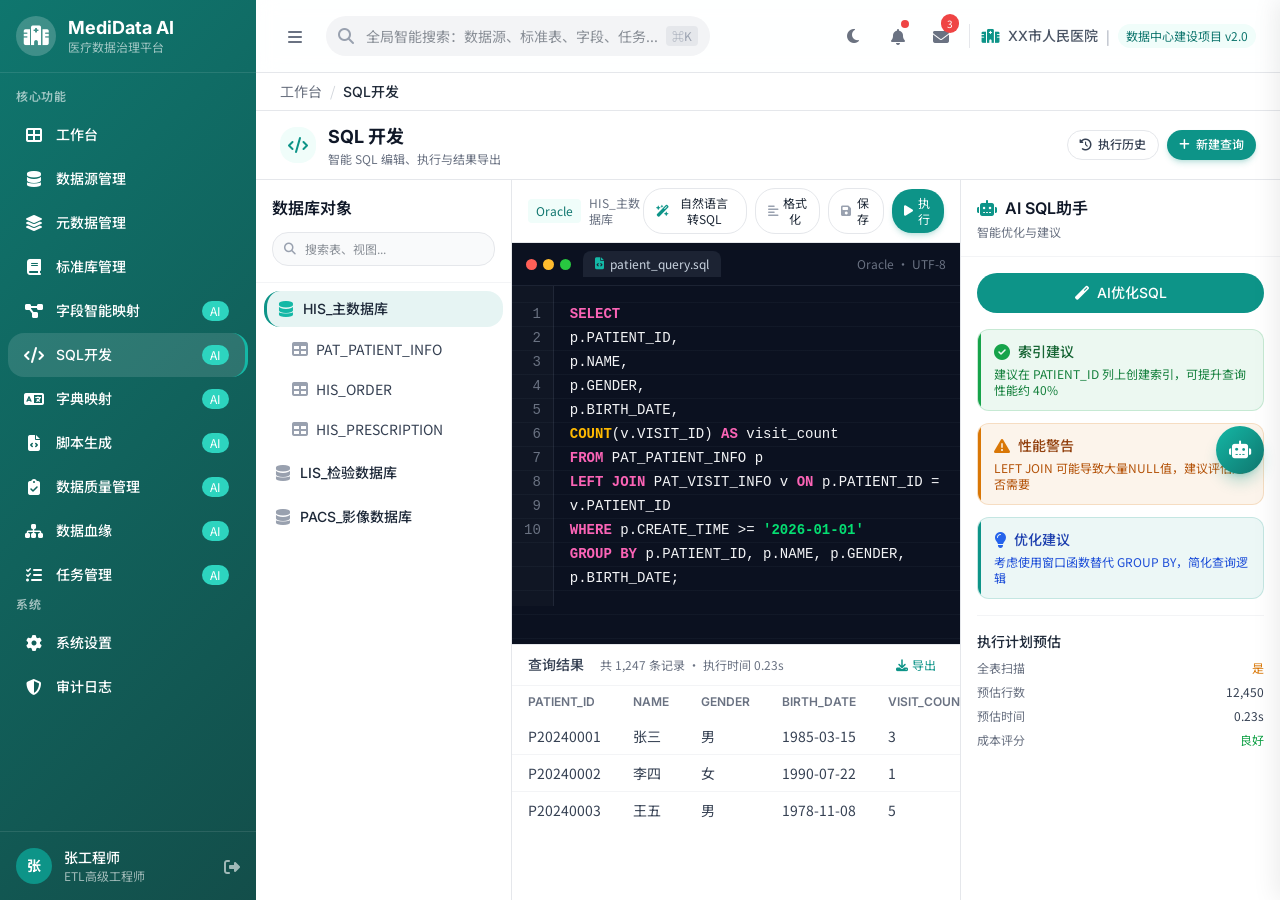
<file: prototype/sql-developer.html>
<!DOCTYPE html>
<html lang="zh-CN">
<head>
    <meta charset="UTF-8">
    <meta name="viewport" content="width=device-width, initial-scale=1.0">
    <meta name="theme-color" content="#0d9488">
    <meta name="description" content="SQL 开发 - 智能 SQL 编辑、执行与结果导出，支持对象树浏览">
    <meta property="og:type" content="website">
    <meta property="og:title" content="SQL 开发 - MediData AI">
    <meta property="og:description" content="智能 SQL 编辑、执行与结果导出">
    <title>SQL开发 - MediData AI</title>
    <link rel="preconnect" href="https://cdnjs.cloudflare.com">
    <link rel="stylesheet" href="components/tailwind.css">
    <link rel="stylesheet" href="https://cdnjs.cloudflare.com/ajax/libs/font-awesome/6.4.0/css/all.min.css">
    <link rel="stylesheet" href="components/common.css">
    <script src="components/common.js" defer></script>
</head>
<body class="bg-gray-50 dark:bg-gray-900 text-gray-800 dark:text-gray-200">
    <a href="#main-content" class="skip-link">跳转到主内容</a>
    <div class="flex h-screen overflow-hidden">
        <!-- 侧边栏 -->
        <aside id="sidebar" class="w-64 gradient-bg text-white flex flex-col flex-shrink-0"></aside>

        <!-- 主内容区 -->
        <main id="main-content" class="flex-1 flex flex-col overflow-hidden" role="main">
            <!-- 顶部导航 -->
            <header id="header" class="glass-effect border-b border-gray-200 dark:border-gray-700 px-6 py-4 flex items-center justify-between flex-shrink-0 z-10"></header>

            <!-- 面包屑 -->
            <div class="bg-white dark:bg-gray-800 border-b border-gray-200 dark:border-gray-700 px-6 py-2">
                <nav id="breadcrumb" class="breadcrumb"></nav>
            </div>

            <!-- 页面内容 -->
            <div class="flex-1 overflow-hidden flex flex-col">
                <!-- 页面标题 -->
                <div class="px-6 py-3 bg-white dark:bg-gray-800 border-b border-gray-200 dark:border-gray-700 flex items-center justify-between flex-shrink-0">
                    <div class="flex items-center gap-3">
                        <div class="w-9 h-9 bg-medical-50 dark:bg-medical-900/30 rounded-lg flex items-center justify-center">
                            <i class="fas fa-code text-medical-600"></i>
                        </div>
                        <div>
                            <h2 class="text-lg font-bold text-gray-900 dark:text-gray-100">SQL 开发</h2>
                            <p class="text-xs text-gray-500 dark:text-gray-400">智能 SQL 编辑、执行与结果导出</p>
                        </div>
                    </div>
                    <div class="flex gap-2">
                        <button class="px-3 py-1.5 bg-white dark:bg-gray-700 border border-gray-200 dark:border-gray-700 rounded-xl text-xs font-medium text-gray-700 dark:text-gray-300 hover:bg-gray-50 dark:hover:bg-gray-600 transition-colors flex items-center gap-1.5" data-action="showToast" data-args="已加载查询历史（共 12 条）|info">
                            <i class="fas fa-history"></i> 执行历史
                        </button>
                        <button class="px-3 py-1.5 bg-medical-600 text-white rounded-xl text-xs font-medium hover:bg-medical-700 transition-colors flex items-center gap-1.5 shadow-md shadow-medical-600/20" data-action="showToast" data-args="已新建查询标签页|success">
                            <i class="fas fa-plus"></i> 新建查询
                        </button>
                    </div>
                </div>
                <div class="flex-1 overflow-hidden flex">
                <!-- 左侧：数据库对象树 -->
                <div class="w-64 bg-white dark:bg-gray-800 border-r border-gray-200 dark:border-gray-700 overflow-y-auto scrollbar-thin flex-shrink-0">
                    <div class="p-4 border-b border-gray-100 dark:border-gray-700">
                        <h3 class="font-semibold text-gray-900 dark:text-gray-100 mb-3">数据库对象</h3>
                        <div class="relative">
                            <i class="fas fa-search absolute left-3 top-1/2 -translate-y-1/2 text-gray-400 text-xs"></i>
                            <input id="treeSearch" type="text" placeholder="搜索表、视图..." 
                                class="w-full pl-8 pr-3 py-2 bg-gray-50 dark:bg-gray-700 border border-gray-200 dark:border-gray-700 rounded-lg text-xs form-control-focus"
                                oninput="filterTree(this.value)">
                        </div>
                    </div>
                    <div class="p-2" id="objectTree">
                        <div class="tree-item active flex items-center gap-2 px-3 py-2 rounded-lg mb-1" data-name="HIS_主数据库">
                            <i class="fas fa-database text-medical-500 w-4"></i>
                            <span class="text-sm font-medium text-gray-800 dark:text-gray-200">HIS_主数据库</span>
                        </div>
                        <div class="ml-4 space-y-1" id="hisTables">
                            <div class="tree-item table-item flex items-center gap-2 px-3 py-2 rounded-lg cursor-pointer hover:bg-gray-50 dark:hover:bg-gray-700" data-name="PAT_PATIENT_INFO" onclick="onTreeItemClick(this)">
                                <i class="fas fa-table text-gray-400 w-4"></i>
                                <span class="text-sm text-gray-700 dark:text-gray-300">PAT_PATIENT_INFO</span>
                            </div>
                            <div class="tree-item table-item flex items-center gap-2 px-3 py-2 rounded-lg cursor-pointer hover:bg-gray-50 dark:hover:bg-gray-700" data-name="HIS_ORDER" onclick="onTreeItemClick(this)">
                                <i class="fas fa-table text-gray-400 w-4"></i>
                                <span class="text-sm text-gray-700 dark:text-gray-300">HIS_ORDER</span>
                            </div>
                            <div class="tree-item table-item flex items-center gap-2 px-3 py-2 rounded-lg cursor-pointer hover:bg-gray-50 dark:hover:bg-gray-700" data-name="HIS_PRESCRIPTION" onclick="onTreeItemClick(this)">
                                <i class="fas fa-table text-gray-400 w-4"></i>
                                <span class="text-sm text-gray-700 dark:text-gray-300">HIS_PRESCRIPTION</span>
                            </div>
                        </div>
                        <div class="tree-item flex items-center gap-2 px-3 py-2 rounded-lg mb-1 mt-2" data-name="LIS_检验数据库">
                            <i class="fas fa-database text-gray-400 w-4"></i>
                            <span class="text-sm font-medium text-gray-800 dark:text-gray-200">LIS_检验数据库</span>
                        </div>
                        <div class="tree-item flex items-center gap-2 px-3 py-2 rounded-lg mb-1 mt-2" data-name="PACS_影像数据库">
                            <i class="fas fa-database text-gray-400 w-4"></i>
                            <span class="text-sm font-medium text-gray-800 dark:text-gray-200">PACS_影像数据库</span>
                        </div>
                    </div>
                </div>

                <!-- 中间：SQL编辑器 -->
                <div class="flex-1 flex flex-col overflow-hidden">
                    <!-- 编辑器工具栏 -->
                    <div class="bg-white dark:bg-gray-800 border-b border-gray-200 dark:border-gray-700 px-4 py-2 flex items-center justify-between">
                        <div class="flex items-center gap-2">
                            <span class="text-xs bg-medical-50 text-medical-700 px-2 py-1 rounded">Oracle</span>
                            <span class="text-xs text-gray-500 dark:text-gray-400">HIS_主数据库</span>
                        </div>
                        <div class="flex items-center gap-2">
                            <button class="text-xs bg-white dark:bg-gray-700 border border-gray-200 dark:border-gray-700 px-3 py-1.5 rounded-xl hover:bg-gray-50 dark:hover:bg-gray-700 transition-colors flex items-center gap-1" onclick="openNl2SqlModal()">
                                <i class="fas fa-wand-magic-sparkles text-medical-600"></i> 自然语言转SQL
                            </button>
                            <button id="formatBtn" class="text-xs bg-white dark:bg-gray-700 border border-gray-200 dark:border-gray-700 px-3 py-1.5 rounded-xl hover:bg-gray-50 dark:hover:bg-gray-700 transition-colors flex items-center gap-1" onclick="formatSQL()">
                                <i class="fas fa-align-left text-gray-400"></i> 格式化
                            </button>
                            <button class="text-xs bg-white dark:bg-gray-700 border border-gray-200 dark:border-gray-700 px-3 py-1.5 rounded-xl hover:bg-gray-50 dark:hover:bg-gray-700 transition-colors flex items-center gap-1" data-action="showToast" data-args="已保存到草稿|success">
                                <i class="fas fa-save text-gray-400"></i> 保存
                            </button>
                            <button id="executeBtn" class="text-xs bg-medical-600 text-white px-3 py-1.5 rounded-xl hover:bg-medical-700 transition-colors flex items-center gap-1 shadow-md shadow-medical-600/20" onclick="executeSQL()">
                                <i class="fas fa-play"></i> 执行
                            </button>
                        </div>
                    </div>

                    <!-- 编辑器外壳 -->
                    <div class="editor-chrome">
                        <div class="editor-dots" aria-hidden="true">
                            <i class="d-red"></i><i class="d-yellow"></i><i class="d-green"></i>
                        </div>
                        <span class="editor-tab"><i class="fas fa-file-code text-medical-500"></i> patient_query.sql</span>
                        <span class="text-xs text-gray-500 dark:text-gray-400 ml-auto">Oracle · UTF-8</span>
                    </div>
                    <!-- SQL代码编辑器 -->
                    <div class="flex-1 editor-body overflow-auto">
                        <div class="flex">
                            <!-- 行号 -->
                            <div id="lineNumbers" class="bg-gray-800 text-gray-500 text-right py-4 px-3 select-none text-sm font-mono leading-6">
                                <div>1</div>
                                <div>2</div>
                                <div>3</div>
                                <div>4</div>
                                <div>5</div>
                                <div>6</div>
                                <div>7</div>
                                <div>8</div>
                                <div>9</div>
                                <div>10</div>
                            </div>
                            <!-- 代码区（可编辑：输入同步行号，失焦重新高亮，粘贴自动转纯文本） -->
                            <div id="sqlCode" contenteditable="true" spellcheck="false" role="textbox" aria-multiline="true" aria-label="SQL 编辑器" class="flex-1 py-4 px-4 text-sm font-mono leading-6 sql-editor focus:outline-none">
                                <div><span class="text-pink-400 font-bold">SELECT</span> </div>
                                <div><span class="text-gray-100">    p.PATIENT_ID,</span></div>
                                <div><span class="text-gray-100">    p.NAME,</span></div>
                                <div><span class="text-gray-100">    p.GENDER,</span></div>
                                <div><span class="text-gray-100">    p.BIRTH_DATE,</span></div>
                                <div><span class="text-gray-100">    </span><span class="text-amber-400 font-bold">COUNT</span><span class="text-gray-100">(v.VISIT_ID) </span><span class="text-pink-400 font-bold">AS</span><span class="text-gray-100"> visit_count</span></div>
                                <div><span class="text-pink-400 font-bold">FROM</span><span class="text-gray-100"> PAT_PATIENT_INFO p</span></div>
                                <div><span class="text-pink-400 font-bold">LEFT JOIN</span><span class="text-gray-100"> PAT_VISIT_INFO v </span><span class="text-pink-400 font-bold">ON</span><span class="text-gray-100"> p.PATIENT_ID = v.PATIENT_ID</span></div>
                                <div><span class="text-pink-400 font-bold">WHERE</span><span class="text-gray-100"> p.CREATE_TIME >= </span><span class="text-green-400 font-bold">'2026-01-01'</span></div>
                                <div><span class="text-pink-400 font-bold">GROUP BY</span><span class="text-gray-100"> p.PATIENT_ID, p.NAME, p.GENDER, p.BIRTH_DATE;</span></div>
                            </div>
                        </div>
                    </div>

                    <!-- 结果面板 -->
                    <div class="h-64 bg-white dark:bg-gray-800 border-t border-gray-200 dark:border-gray-700 overflow-auto">
                        <div class="px-4 py-2 border-b border-gray-100 dark:border-gray-700 flex items-center justify-between">
                            <div class="flex items-center gap-4">
                                <span class="text-sm font-medium text-gray-700 dark:text-gray-300">查询结果</span>
                                <span id="resultInfo" class="text-xs text-gray-500 dark:text-gray-400">共 1,247 条记录 · 执行时间 0.23s</span>
                            </div>
                            <div class="flex items-center gap-2">
                                <button class="text-xs text-medical-600 hover:text-medical-700 px-2 py-1 rounded-xl hover:bg-medical-50 transition-colors" onclick="exportResult()">
                                    <i class="fas fa-download mr-1"></i>导出
                                </button>
                            </div>
                        </div>
                        <table class="w-full" aria-label="查询结果">
                            <thead class="sticky-head bg-gray-50 dark:bg-gray-900">
                                <tr>
                                    <th scope="col" class="px-4 py-2 text-left text-xs font-semibold text-gray-500 dark:text-gray-400">PATIENT_ID</th>
                                    <th scope="col" class="px-4 py-2 text-left text-xs font-semibold text-gray-500 dark:text-gray-400">NAME</th>
                                    <th scope="col" class="px-4 py-2 text-left text-xs font-semibold text-gray-500 dark:text-gray-400">GENDER</th>
                                    <th scope="col" class="px-4 py-2 text-left text-xs font-semibold text-gray-500 dark:text-gray-400">BIRTH_DATE</th>
                                    <th scope="col" class="px-4 py-2 text-left text-xs font-semibold text-gray-500 dark:text-gray-400">VISIT_COUNT</th>
                                </tr>
                            </thead>
                            <tbody id="resultBody" class="divide-y divide-gray-100 dark:divide-gray-700">
                                <tr class="table-row-hover">
                                    <td class="px-4 py-2 text-sm text-gray-700 dark:text-gray-300">P20240001</td>
                                    <td class="px-4 py-2 text-sm text-gray-700 dark:text-gray-300">张三</td>
                                    <td class="px-4 py-2 text-sm text-gray-700 dark:text-gray-300">男</td>
                                    <td class="px-4 py-2 text-sm text-gray-700 dark:text-gray-300">1985-03-15</td>
                                    <td class="px-4 py-2 text-sm text-gray-700 dark:text-gray-300">3</td>
                                </tr>
                                <tr class="table-row-hover">
                                    <td class="px-4 py-2 text-sm text-gray-700 dark:text-gray-300">P20240002</td>
                                    <td class="px-4 py-2 text-sm text-gray-700 dark:text-gray-300">李四</td>
                                    <td class="px-4 py-2 text-sm text-gray-700 dark:text-gray-300">女</td>
                                    <td class="px-4 py-2 text-sm text-gray-700 dark:text-gray-300">1990-07-22</td>
                                    <td class="px-4 py-2 text-sm text-gray-700 dark:text-gray-300">1</td>
                                </tr>
                                <tr class="table-row-hover">
                                    <td class="px-4 py-2 text-sm text-gray-700 dark:text-gray-300">P20240003</td>
                                    <td class="px-4 py-2 text-sm text-gray-700 dark:text-gray-300">王五</td>
                                    <td class="px-4 py-2 text-sm text-gray-700 dark:text-gray-300">男</td>
                                    <td class="px-4 py-2 text-sm text-gray-700 dark:text-gray-300">1978-11-08</td>
                                    <td class="px-4 py-2 text-sm text-gray-700 dark:text-gray-300">5</td>
                                </tr>
                            </tbody>
                        </table>
                    </div>
                </div>

                <!-- 右侧：AI辅助面板 -->
                <div class="w-80 bg-white dark:bg-gray-800 border-l border-gray-200 dark:border-gray-700 overflow-y-auto scrollbar-thin flex-shrink-0">
                    <div class="p-4 border-b border-gray-100 dark:border-gray-700">
                        <div class="flex items-center gap-2 mb-1">
                            <i class="fas fa-robot text-medical-600"></i>
                            <h3 class="font-semibold text-gray-900 dark:text-gray-100">AI SQL助手</h3>
                        </div>
                        <p class="text-xs text-gray-500 dark:text-gray-400">智能优化与建议</p>
                    </div>
                    <div class="p-4 space-y-4">
                        <button id="aiOptBtn" class="w-full py-2.5 bg-medical-600 text-white rounded-xl text-sm font-medium hover:bg-medical-700 transition-colors flex items-center justify-center gap-2" onclick="aiOptimizeSQL()">
                            <i class="fas fa-magic"></i> <span>AI优化SQL</span>
                        </button>

                        <div id="aiSuggestions" class="space-y-3">
                            <div class="suggestion-card s-success">
                                <div class="flex items-center gap-2 mb-1">
                                    <i class="fas fa-check-circle text-success-600"></i>
                                    <span class="text-sm font-medium text-success-800">索引建议</span>
                                </div>
                                <p class="text-xs text-success-700">建议在 PATIENT_ID 列上创建索引，可提升查询性能约 40%</p>
                            </div>
                            <div class="suggestion-card s-warning">
                                <div class="flex items-center gap-2 mb-1">
                                    <i class="fas fa-exclamation-triangle text-warning-600"></i>
                                    <span class="text-sm font-medium text-warning-800">性能警告</span>
                                </div>
                                <p class="text-xs text-warning-700">LEFT JOIN 可能导致大量NULL值，建议评估是否需要</p>
                            </div>
                            <div class="suggestion-card s-info">
                                <div class="flex items-center gap-2 mb-1">
                                    <i class="fas fa-lightbulb text-primary-600"></i>
                                    <span class="text-sm font-medium text-primary-800">优化建议</span>
                                </div>
                                <p class="text-xs text-primary-700">考虑使用窗口函数替代 GROUP BY，简化查询逻辑</p>
                            </div>
                        </div>

                        <div class="border-t border-gray-100 dark:border-gray-700 pt-4">
                            <h4 class="text-sm font-medium text-gray-800 dark:text-gray-200 mb-2">执行计划预估</h4>
                            <div class="space-y-2">
                                <div class="flex items-center justify-between text-xs">
                                    <span class="text-gray-500 dark:text-gray-400">全表扫描</span>
                                    <span class="text-warning-600">是</span>
                                </div>
                                <div class="flex items-center justify-between text-xs">
                                    <span class="text-gray-500 dark:text-gray-400">预估行数</span>
                                    <span class="text-gray-700 dark:text-gray-300">12,450</span>
                                </div>
                                <div class="flex items-center justify-between text-xs">
                                    <span class="text-gray-500 dark:text-gray-400">预估时间</span>
                                    <span class="text-gray-700 dark:text-gray-300">0.23s</span>
                                </div>
                                <div class="flex items-center justify-between text-xs">
                                    <span class="text-gray-500 dark:text-gray-400">成本评分</span>
                                    <span class="text-success-600">良好</span>
                                </div>
                            </div>
                        </div>
                    </div>
                </div>
                </div>
            </div>
        </main>
    </div>

    <div id="exportModal" class="modal fixed inset-0 z-50 items-center justify-center bg-black/40" onclick="if(event.target===this)closeExportModal()">
        <div class="bg-white dark:bg-gray-800 rounded-xl shadow-xl p-6 w-80" role="dialog" aria-modal="true" aria-labelledby="exportModalTitle">
            <h3 id="exportModalTitle" class="text-lg font-semibold text-gray-900 dark:text-gray-100 mb-4">导出结果</h3>
            <p class="text-sm text-gray-500 dark:text-gray-400 mb-4">请选择导出格式：</p>
            <div class="space-y-2">
                <button onclick="doExport('CSV')" class="w-full py-2.5 bg-medical-50 text-medical-700 rounded-xl text-sm font-medium hover:bg-medical-100 transition-colors flex items-center justify-center gap-2">
                    <i class="fas fa-file-csv"></i> CSV
                </button>
                <button onclick="doExport('Excel')" class="w-full py-2.5 bg-green-50 text-green-700 rounded-xl text-sm font-medium hover:bg-green-100 transition-colors flex items-center justify-center gap-2">
                    <i class="fas fa-file-excel"></i> Excel
                </button>
                <button onclick="doExport('JSON')" class="w-full py-2.5 bg-blue-50 text-blue-700 rounded-xl text-sm font-medium hover:bg-blue-100 transition-colors flex items-center justify-center gap-2">
                    <i class="fas fa-file-code"></i> JSON
                </button>
            </div>
            <button onclick="closeExportModal()" class="w-full mt-4 py-2 bg-gray-100 dark:bg-gray-700 text-gray-600 dark:text-gray-300 rounded-xl text-sm hover:bg-gray-200 dark:hover:bg-gray-600 transition-colors">取消</button>
        </div>
    </div>

    <!-- 自然语言转SQL模态框（基于平台标准结构生成） -->
    <div id="nl2sqlModal" class="modal fixed inset-0 z-50 items-center justify-center bg-black/50">
        <div class="bg-white dark:bg-gray-800 rounded-2xl w-full max-w-2xl mx-4 shadow-2xl flex flex-col max-h-[90vh]">
            <div class="px-6 py-4 border-b border-gray-100 dark:border-gray-700 flex items-center justify-between flex-shrink-0">
                <div class="flex items-center gap-3">
                    <div class="w-10 h-10 bg-gradient-to-br from-medical-500 to-medical-700 rounded-xl flex items-center justify-center">
                        <i class="fas fa-wand-magic-sparkles text-white" aria-hidden="true"></i>
                    </div>
                    <div>
                        <h3 class="text-lg font-bold text-gray-900 dark:text-gray-100">自然语言转 SQL</h3>
                        <p class="text-xs text-gray-400">AI 基于平台标准结构（元数据 + 标准库）生成，防全表扫描</p>
                    </div>
                </div>
                <button type="button" class="text-gray-400 hover:text-gray-600 dark:hover:text-gray-300 transition-colors p-1 rounded focus-visible:ring-2 focus-visible:ring-gray-400 focus-visible:outline-none" data-action="closeModal" data-args="nl2sqlModal" aria-label="关闭"><i class="fas fa-times" aria-hidden="true"></i></button>
            </div>
            <div class="px-6 py-5 space-y-4 flex-1 overflow-y-auto scrollbar-thin">
                <div>
                    <label for="nl2sqlInput" class="block text-sm font-medium text-gray-700 dark:text-gray-300 mb-1.5">用自然语言描述查询需求 <span class="text-danger-500">*</span></label>
                    <textarea id="nl2sqlInput" rows="3" placeholder="例如：统计 2026 年以来每位患者的就诊次数，只看就诊大于等于 2 次的患者，按次数倒序" class="w-full px-3 py-2.5 bg-gray-50 dark:bg-gray-900 border border-gray-200 dark:border-gray-700 rounded-xl text-sm form-control-focus resize-none">统计2026年以来每位患者的就诊次数，只看就诊≥2次的患者，按次数倒序取前20名</textarea>
                </div>
                <div class="grid grid-cols-2 gap-4">
                    <div>
                        <label for="nl2sqlTableSelect" class="block text-sm font-medium text-gray-700 dark:text-gray-300 mb-1.5">目标标准表</label>
                        <select id="nl2sqlTableSelect" class="w-full px-3 py-2 bg-gray-50 dark:bg-gray-900 border border-gray-200 dark:border-gray-700 rounded-lg text-sm form-control-focus">
                            <option value="patient">PAT_PATIENT_INFO（患者基本信息）</option>
                            <option value="visit">PAT_VISIT_INFO（患者就诊信息）</option>
                            <option value="order">HIS_ORDER（医嘱）</option>
                        </select>
                    </div>
                    <div>
                        <label for="nl2sqlDialectSelect" class="block text-sm font-medium text-gray-700 dark:text-gray-300 mb-1.5">SQL 方言</label>
                        <select id="nl2sqlDialectSelect" class="w-full px-3 py-2 bg-gray-50 dark:bg-gray-900 border border-gray-200 dark:border-gray-700 rounded-lg text-sm form-control-focus">
                            <option>Oracle</option><option>MySQL</option><option>PostgreSQL</option><option>SQL Server</option>
                        </select>
                    </div>
                </div>
                <!-- 生成进度 -->
                <div id="nl2sqlProgress" class="hidden">
                    <div class="rounded-xl bg-gray-50 dark:bg-gray-900 border border-gray-100 dark:border-gray-700 p-3 space-y-1.5 text-xs" aria-live="polite">
                        <p id="nl2sqlStep1" style="color:var(--text-secondary)"><i class="fas fa-circle-notch fa-spin text-medical-500 mr-1.5"></i>解析自然语言语义…</p>
                        <p id="nl2sqlStep2" class="text-gray-300"><i class="far fa-circle mr-1.5"></i>匹配平台元数据与标准表结构…</p>
                        <p id="nl2sqlStep3" class="text-gray-300"><i class="far fa-circle mr-1.5"></i>按 Oracle 方言生成 SQL 并校验安全性…</p>
                    </div>
                </div>
                <!-- 生成结果 -->
                <div id="nl2sqlResult" class="hidden">
                    <div class="flex items-center justify-between mb-1.5">
                        <span class="text-sm font-medium text-gray-700 dark:text-gray-300">生成结果 <span class="text-[10px] bg-success-50 text-success-700 px-1.5 py-0.5 rounded-full ml-1">已通过安全校验</span></span>
                        <span class="text-xs text-gray-400">置信度 93% · 引用 2 张标准表 · 命中 LIMIT 保护</span>
                    </div>
                    <pre id="nl2sqlCode" class="ddl-code text-xs overflow-x-auto" style="white-space:pre;max-height:220px"></pre>
                    <p class="text-xs text-gray-400 mt-1.5"><i class="fas fa-shield-halved text-medical-500 mr-1"></i>已自动附加 ROWNUM 结果集上限；如需导出请改在结果面板操作。</p>
                </div>
            </div>
            <div class="px-6 py-4 border-t border-gray-100 dark:border-gray-700 flex justify-end gap-3 flex-shrink-0">
                <button type="button" class="px-4 py-2.5 bg-white dark:bg-gray-700 border border-gray-200 dark:border-gray-700 rounded-xl text-sm font-medium text-gray-700 dark:text-gray-300 hover:bg-gray-50 dark:hover:bg-gray-600 transition-colors" data-action="closeModal" data-args="nl2sqlModal">取消</button>
                <button id="nl2sqlGenBtn" type="button" class="px-4 py-2.5 bg-medical-600 text-white rounded-xl text-sm font-medium hover:bg-medical-700 transition-colors flex items-center gap-2" onclick="generateNL2SQL()">
                    <i class="fas fa-wand-magic-sparkles"></i> AI 生成
                </button>
                <button id="nl2sqlInsertBtn" type="button" class="hidden px-4 py-2.5 bg-primary-600 text-white rounded-xl text-sm font-medium hover:bg-primary-700 transition-colors flex items-center gap-2" onclick="insertNL2SQL()">
                    <i class="fas fa-arrow-right-to-bracket"></i> 插入编辑器
                </button>
            </div>
        </div>
    </div>

    <script>
    const SQL_KEYWORDS = ['SELECT','FROM','WHERE','AND','OR','NOT','IN','EXISTS','LEFT','RIGHT','INNER','OUTER','JOIN','ON','GROUP','BY','ORDER','HAVING','INSERT','UPDATE','DELETE','CREATE','ALTER','DROP','AS','COUNT','SUM','AVG','MAX','MIN','DISTINCT','UNION','ALL','SET','INTO','VALUES','TABLE','INDEX','LIKE','BETWEEN','IS','NULL','LIMIT','OFFSET','CASE','WHEN','THEN','ELSE','END'];

    function getSQLText() {
        const el = document.getElementById('sqlCode');
        return el.innerText || el.textContent;
    }

    // ===== 编辑器可编辑行为 =====
    (function initEditableSql() {
        const el = document.getElementById('sqlCode');
        if (!el) return;
        // 输入时同步行号（不重排高亮，避免光标丢失）
        el.addEventListener('input', function() {
            const lines = el.innerText.replace(/\n$/, '').split('\n').length;
            updateLineNumbers(lines);
        });
        // 粘贴强制纯文本，避免带入富文本样式
        el.addEventListener('paste', function(e) {
            e.preventDefault();
            const text = (e.clipboardData || window.clipboardData).getData('text/plain');
            document.execCommand('insertText', false, text);
        });
        // 失焦后重新语法高亮
        el.addEventListener('blur', function() {
            setSQLText(getSQLText());
        });
    })();

    function setSQLText(sql) {
        const el = document.getElementById('sqlCode');
        const lines = sql.split('\n');
        el.innerHTML = lines.map(line => {
            let formatted = line.replace(/&/g,'&amp;').replace(/</g,'&lt;').replace(/>/g,'&gt;');
            formatted = formatted.replace(/'([^']*)'/g, '<span class="text-green-400 font-bold">\'$1\'</span>');
            const kwRegex = new RegExp('\\b(' + SQL_KEYWORDS.join('|') + ')\\b', 'gi');
            formatted = formatted.replace(kwRegex, '<span class="text-pink-400 font-bold">$1</span>');
            if (!formatted.startsWith('<span')) {
                formatted = '<span class="text-gray-100">' + formatted + '</span>';
            }
            return '<div>' + formatted + '</div>';
        }).join('');
        updateLineNumbers(lines.length);
    }

    function updateLineNumbers(count) {
        const el = document.getElementById('lineNumbers');
        el.innerHTML = Array.from({length: count}, (_, i) => `<div>${i + 1}</div>`).join('');
    }

    function formatSQL() {
        let sql = getSQLText();
        sql = sql.replace(/\s+/g, ' ').trim();
        const breakBefore = ['SELECT','FROM','WHERE','LEFT JOIN','RIGHT JOIN','INNER JOIN','GROUP BY','ORDER BY','HAVING','UNION'];
        breakBefore.forEach(kw => {
            const re = new RegExp(' ' + kw + ' ', 'gi');
            sql = sql.replace(re, '\n' + kw + ' ');
        });
        sql = sql.replace(/ AND /gi, '\n    AND ');
        sql = sql.replace(/ OR /gi, '\n    OR ');
        const lines = sql.split('\n');
        const formatted = lines.map((line, i) => {
            line = line.trim();
            if (i === 0) return line;
            const upper = line.toUpperCase();
            if (['SELECT','FROM','WHERE','LEFT JOIN','RIGHT JOIN','INNER JOIN','GROUP BY','ORDER BY','HAVING'].some(k => upper.startsWith(k))) return line;
            return '    ' + line;
        }).join('\n');
        const upperFormatted = formatted.replace(/\b(SELECT|FROM|WHERE|AND|OR|NOT|IN|EXISTS|LEFT|RIGHT|INNER|OUTER|JOIN|ON|GROUP|BY|ORDER|HAVING|AS|COUNT|SUM|AVG|MAX|MIN|DISTINCT|UNION|ALL|IS|NULL|LIKE|BETWEEN)\b/gi, m => m.toUpperCase());
        setSQLText(upperFormatted);
        showToast('SQL格式化完成', 'success');
    }

    function onTreeItemClick(item) {
        document.querySelectorAll('.tree-item').forEach(el => el.classList.remove('active'));
        item.classList.add('active');
        const tableName = item.getAttribute('data-name');
        setSQLText('SELECT *\nFROM ' + tableName + ';');
    }

    // ===== 自然语言转SQL（基于平台标准结构） =====
    let _nl2sqlGenerated = '';

    function openNl2SqlModal() {
        document.getElementById('nl2sqlProgress').classList.add('hidden');
        document.getElementById('nl2sqlResult').classList.add('hidden');
        document.getElementById('nl2sqlInsertBtn').classList.add('hidden');
        openModal('nl2sqlModal');
    }

    const NL2SQL_TEMPLATES = {
        patient: `SELECT p.PATIENT_ID,\n       p.PATIENT_NAME,\n       p.GENDER,\n       p.BIRTH_DATE\nFROM PAT_PATIENT_INFO p\nWHERE p.CREATE_TIME >= DATE '2026-01-01'\n  AND p.PATIENT_ID IS NOT NULL\nFETCH FIRST 100 ROWS ONLY;`,
        visit: `SELECT v.PATIENT_ID,\n       COUNT(v.VISIT_ID) AS visit_count\nFROM PAT_VISIT_INFO v\nWHERE v.VISIT_TIME >= DATE '2026-01-01'\nGROUP BY v.PATIENT_ID\nHAVING COUNT(v.VISIT_ID) >= 2\nORDER BY visit_count DESC\nFETCH FIRST 20 ROWS ONLY;`,
        order: `SELECT o.PATIENT_ID,\n       o.ORDER_TYPE,\n       COUNT(o.ORDER_ID) AS order_count,\n       SUM(o.AMOUNT)     AS total_amount\nFROM HIS_ORDER o\nWHERE o.ORDER_TIME >= DATE '2026-01-01'\n  AND o.AMOUNT >= 0\nGROUP BY o.PATIENT_ID, o.ORDER_TYPE\nORDER BY total_amount DESC\nFETCH FIRST 20 ROWS ONLY;`
    };

    function generateNL2SQL() {
        const desc = document.getElementById('nl2sqlInput').value.trim();
        if (!desc) {
            showToast('请先描述查询需求', 'warning');
            return;
        }
        const btn = document.getElementById('nl2sqlGenBtn');
        MediData.btnLoading.show(btn, 'AI 生成中...');
        const progress = document.getElementById('nl2sqlProgress');
        const s1 = document.getElementById('nl2sqlStep1');
        const s2 = document.getElementById('nl2sqlStep2');
        const s3 = document.getElementById('nl2sqlStep3');
        progress.classList.remove('hidden');
        [s1, s2, s3].forEach(el => { el.className = ''; el.style.color = 'var(--text-secondary)'; });
        s1.innerHTML = '<i class="fas fa-circle-notch fa-spin text-medical-500 mr-1.5"></i>解析自然语言语义…';
        s2.innerHTML = '<i class="far fa-circle mr-1.5"></i>匹配平台元数据与标准表结构…';
        s3.innerHTML = '<i class="far fa-circle mr-1.5"></i>按 Oracle 方言生成 SQL 并校验安全性…';

        setTimeout(() => { s1.innerHTML = '<i class="fas fa-circle-check text-success-500 mr-1.5"></i>解析自然语言语义：统计指标=就诊次数，过滤=时间+次数，排序=倒序'; }, 600);
        setTimeout(() => {
            s2.innerHTML = '<i class="fas fa-circle-check text-success-500 mr-1.5"></i>匹配标准表：PAT_PATIENT_INFO / PAT_VISIT_INFO（关联键 PATIENT_ID）';
            s2.style.color = 'var(--text-secondary)';
        }, 1300);
        setTimeout(() => {
            s3.innerHTML = '<i class="fas fa-circle-check text-success-500 mr-1.5"></i>生成完成：已附加行数上限与空值保护';
            MediData.btnLoading.hide(btn);
            _nl2sqlGenerated = NL2SQL_TEMPLATES[document.getElementById('nl2sqlTableSelect').value] || NL2SQL_TEMPLATES.visit;
            document.getElementById('nl2sqlCode').textContent = _nl2sqlGenerated;
            document.getElementById('nl2sqlResult').classList.remove('hidden');
            document.getElementById('nl2sqlInsertBtn').classList.remove('hidden');
            showToast('AI 已基于平台标准结构生成 SQL', 'success');
        }, 2100);
    }

    function insertNL2SQL() {
        if (!_nl2sqlGenerated) return;
        setSQLText(_nl2sqlGenerated);
        closeModal('nl2sqlModal');
        showToast('SQL 已插入编辑器，可直接执行或继续修改', 'success');
    }

    function aiOptimizeSQL() {
        const btn = document.getElementById('aiOptBtn');
        const originalHTML = btn.innerHTML;
        btn.innerHTML = '<i class="fas fa-spinner fa-spin"></i> <span>AI分析中...</span>';
        btn.disabled = true;
        setTimeout(() => {
            btn.innerHTML = originalHTML;
            btn.disabled = false;
            const container = document.getElementById('aiSuggestions');
            const card = document.createElement('div');
            card.className = 'bg-purple-50 rounded-lg p-3 border border-purple-100';
            card.innerHTML = '<div class="flex items-center gap-2 mb-1"><i class="fas fa-robot text-purple-600"></i><span class="text-sm font-medium text-purple-800">查询重写建议</span></div><p class="text-xs text-purple-700">使用EXISTS替代IN子查询，可提升性能约25%</p>';
            container.insertBefore(card, container.firstChild);
            showToast('AI优化分析完成', 'success');
        }, 2000);
    }

    // 演示用结果数据集：执行后随机抽样刷新结果表格
    const DEMO_RESULT_ROWS = [
        ['P20240001','张三','男','1985-03-15','3'],
        ['P20240002','李四','女','1990-07-22','1'],
        ['P20240003','王五','男','1978-11-08','5'],
        ['P20240004','赵六','女','1995-01-30','2'],
        ['P20240005','孙七','男','1988-06-17','4'],
        ['P20240006','周八','女','1992-09-05','1']
    ];

    function executeSQL() {
        const btn = document.getElementById('executeBtn');
        const sql = getSQLText().trim();
        if (!sql) { showToast('请输入要执行的 SQL', 'warning'); return; }
        const originalHTML = btn.innerHTML;
        btn.innerHTML = '<i class="fas fa-spinner fa-spin"></i> 执行中...';
        btn.disabled = true;
        btn.classList.add('opacity-60', 'cursor-not-allowed');
        setTimeout(() => {
            btn.innerHTML = originalHTML;
            btn.disabled = false;
            btn.classList.remove('opacity-60', 'cursor-not-allowed');
            // 刷新结果表：随机抽取 3-6 行演示数据
            const shuffled = DEMO_RESULT_ROWS.slice().sort(() => Math.random() - 0.5);
            const rows = shuffled.slice(0, 3 + Math.floor(Math.random() * 4));
            const tbody = document.getElementById('resultBody');
            if (tbody) {
                tbody.innerHTML = rows.map(r =>
                    '<tr class="table-row-hover">' + r.map(c =>
                        '<td class="px-4 py-2 text-sm text-gray-700 dark:text-gray-300">' + c + '</td>'
                    ).join('') + '</tr>'
                ).join('');
            }
            const total = Math.floor(Math.random() * 9000) + 100;
            const time = (Math.random() * 2 + 0.1).toFixed(2);
            document.getElementById('resultInfo').textContent = '显示 ' + rows.length + ' 条 · 共 ' + total.toLocaleString() + ' 条记录 · 执行时间 ' + time + 's';
            showToast('SQL执行成功，返回 ' + rows.length + ' 行预览', 'success');
        }, 1500);
    }

    function exportResult() {
        openModal('exportModal');
    }

    function closeExportModal() {
        closeModal('exportModal');
    }

    function doExport(format) {
        closeExportModal();
        showToast('结果已导出为 ' + format + ' 格式', 'success');
    }

    function filterTree(keyword) {
        const items = document.querySelectorAll('#objectTree .tree-item');
        const kw = keyword.trim().toLowerCase();
        items.forEach(item => {
            const name = (item.getAttribute('data-name') || '').toLowerCase();
            const isDB = item.querySelector('.fa-database');
            if (!kw) {
                item.style.display = '';
                return;
            }
            if (isDB) {
                const hasMatch = Array.from(item.nextElementSibling ? [item.nextElementSibling] : []).some(sib => {
                    if (!sib) return false;
                    return Array.from(sib.querySelectorAll('.table-item')).some(ti => (ti.getAttribute('data-name') || '').toLowerCase().includes(kw));
                });
                item.style.display = hasMatch || name.includes(kw) ? '' : 'none';
            } else if (item.classList.contains('table-item')) {
                item.style.display = name.includes(kw) ? '' : 'none';
            }
        });
        const hisTables = document.getElementById('hisTables');
        if (hisTables) {
            const visibleTables = Array.from(hisTables.querySelectorAll('.table-item')).filter(ti => ti.style.display !== 'none');
            hisTables.style.display = visibleTables.length > 0 || !kw ? '' : 'none';
        }
    }
    </script>
</body>
</html>
</file>
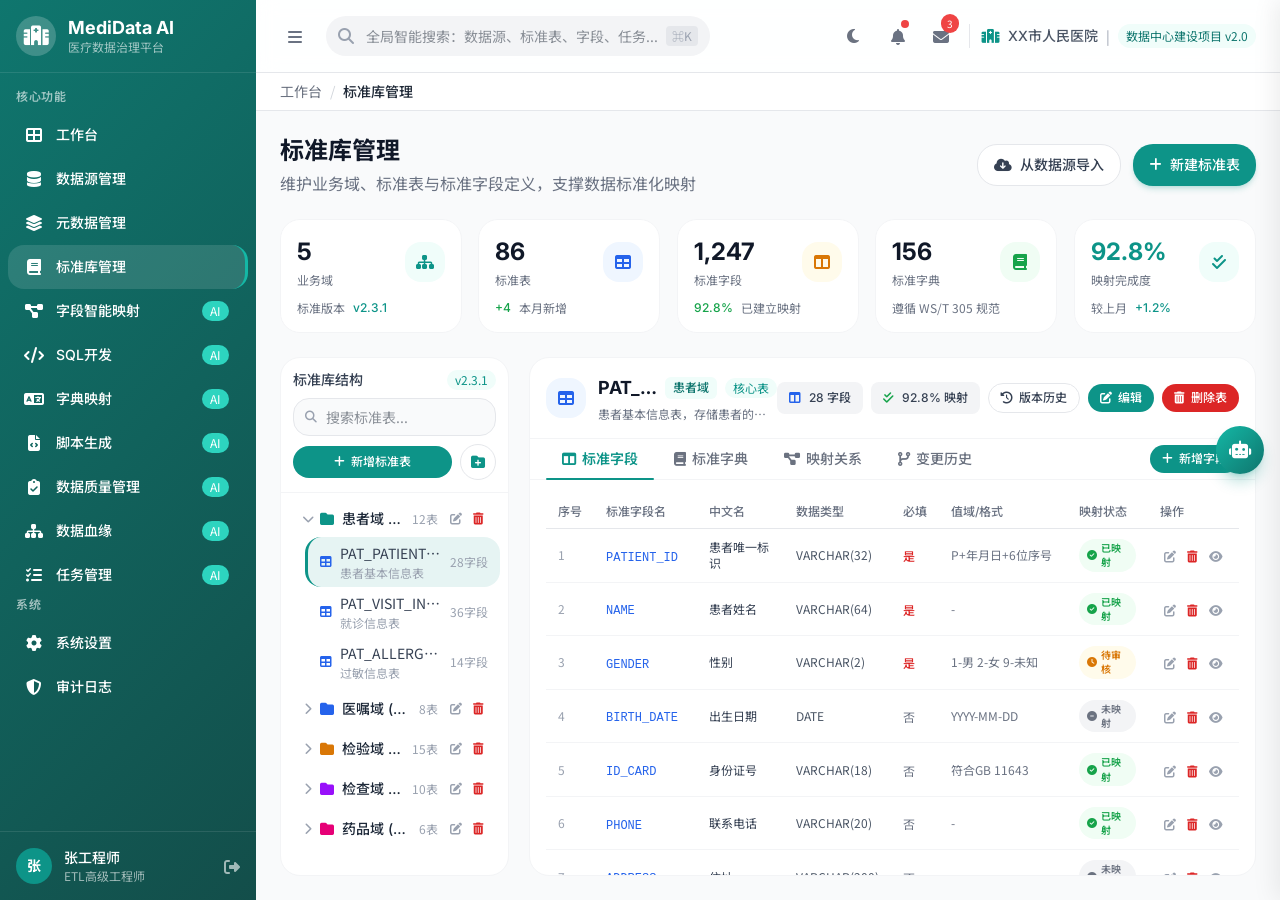
<file: prototype/standard-lib.html>
<!DOCTYPE html>
<html lang="zh-CN">
<head>
    <meta charset="UTF-8">
    <meta name="viewport" content="width=device-width, initial-scale=1.0">
    <meta name="theme-color" content="#0d9488">
    <meta name="description" content="标准库管理 - 维护业务域、标准表与标准字段定义，支撑数据标准化映射">
    <meta property="og:type" content="website">
    <meta property="og:title" content="标准库管理 - MediData AI">
    <meta property="og:description" content="维护业务域、标准表与标准字段定义">
    <title>标准库管理 - MediData AI</title>
    <link rel="preconnect" href="https://cdnjs.cloudflare.com">
    <link rel="stylesheet" href="components/tailwind.css">
    <link rel="stylesheet" href="https://cdnjs.cloudflare.com/ajax/libs/font-awesome/6.4.0/css/all.min.css">
    <link rel="stylesheet" href="components/common.css">
    <script src="components/common.js" defer></script>
</head>
<body class="bg-gray-50 dark:bg-gray-900 text-gray-800 dark:text-gray-200">
    <a href="#main-content" class="skip-link">跳转到主内容</a>
    <div class="flex h-screen overflow-hidden">
        <aside id="sidebar" class="w-64 gradient-bg text-white flex flex-col flex-shrink-0"></aside>
        <main id="main-content" class="flex-1 flex flex-col overflow-hidden" role="main">
            <header id="header" class="glass-effect border-b border-gray-200 dark:border-gray-700 px-6 py-4 flex items-center justify-between flex-shrink-0 z-10"></header>
            <div class="bg-white dark:bg-gray-800 border-b border-gray-200 dark:border-gray-700 px-6 py-2">
                <nav id="breadcrumb" class="breadcrumb"></nav>
            </div>
            <div class="flex-1 overflow-hidden p-6 flex flex-col">
                <!-- 页面标题 -->
                <div class="flex items-center justify-between mb-6 flex-shrink-0">
                    <div>
                        <h2 class="text-2xl font-bold text-gray-900 dark:text-gray-100">标准库管理</h2>
                        <p class="text-gray-500 dark:text-gray-400 mt-1">维护业务域、标准表与标准字段定义，支撑数据标准化映射</p>
                    </div>
                    <div class="flex gap-3">
                        <button class="px-4 py-2.5 bg-white dark:bg-gray-700 border border-gray-200 dark:border-gray-700 rounded-xl text-sm font-medium text-gray-700 dark:text-gray-300 hover:bg-gray-50 dark:hover:bg-gray-600 transition-colors flex items-center gap-2 btn-transition" data-action="openModal" data-args="importFromDsModal">
                            <i class="fas fa-cloud-download-alt"></i> 从数据源导入
                        </button>
                        <button class="px-4 py-2.5 bg-medical-600 text-white rounded-xl text-sm font-medium hover:bg-medical-700 transition-colors flex items-center gap-2 shadow-md shadow-medical-600/20 btn-transition" data-action="openModal" data-args="createStdTableModal">
                            <i class="fas fa-plus"></i> 新建标准表
                        </button>
                    </div>
                </div>

                <!-- 统计卡片 -->
                <div class="grid grid-cols-2 md:grid-cols-3 lg:grid-cols-5 stats-grid gap-4 mb-6">
                    <div class="bg-white dark:bg-gray-800 rounded-xl p-4 border border-gray-100 dark:border-gray-700 card-hover">
                        <div class="flex items-center justify-between">
                            <div>
                                <p class="text-2xl font-bold text-gray-900 dark:text-gray-100">5</p>
                                <p class="text-xs text-gray-500 dark:text-gray-400 mt-1">业务域</p>
                            </div>
                            <div class="w-10 h-10 bg-medical-50 rounded-lg flex items-center justify-center">
                                <i class="fas fa-sitemap text-medical-600"></i>
                            </div>
                            
</div>
                            <div class="flex items-center gap-2 text-xs text-gray-500 dark:text-gray-400 mt-3">标准版本 <span class="text-medical-600 font-medium">v2.3.1</span></div>
                            
                    </div>
                            
                    <div class="bg-white dark:bg-gray-800 rounded-xl p-4 border border-gray-100 dark:border-gray-700 card-hover">
                        <div class="flex items-center justify-between">
                            <div>
                                <p class="text-2xl font-bold text-gray-900 dark:text-gray-100">86</p>
                                <p class="text-xs text-gray-500 dark:text-gray-400 mt-1">标准表</p>
                            </div>
                            
                            <div class="w-10 h-10 bg-primary-50 rounded-lg flex items-center justify-center">
                                <i class="fas fa-table text-primary-600"></i>
                            </div>
                            
                            
                            
                            
                            
                            
                            
                            
                            
                            
                            
                            
                            
                            
                            
                            
                            
                            
                            
                            
                            
                            
                            
                            
                            
                            
                            
                            
                            
                            
                            
                            
                            
                            
                            
                            
                            
                            
                            
                            
                            
                            
                            
                            
                            
                            
</div>
                            <div class="flex items-center gap-2 text-xs text-gray-500 dark:text-gray-400 mt-3"><span class="text-success-600 font-medium">+4</span> 本月新增</div>
                    </div>
                    <div class="bg-white dark:bg-gray-800 rounded-xl p-4 border border-gray-100 dark:border-gray-700 card-hover">
                        <div class="flex items-center justify-between">
                            <div>
                                <p class="text-2xl font-bold text-gray-900 dark:text-gray-100">1,247</p>
                                <p class="text-xs text-gray-500 dark:text-gray-400 mt-1">标准字段</p>
                            </div>
                            <div class="w-10 h-10 bg-warning-50 rounded-lg flex items-center justify-center">
                                <i class="fas fa-columns text-warning-600"></i>
                            </div>
</div>
                            <div class="flex items-center gap-2 text-xs text-gray-500 dark:text-gray-400 mt-3"><span class="text-success-600 font-medium">92.8%</span> 已建立映射</div>
                    </div>
                    <div class="bg-white dark:bg-gray-800 rounded-xl p-4 border border-gray-100 dark:border-gray-700 card-hover">
                        <div class="flex items-center justify-between">
                            <div>
                                <p class="text-2xl font-bold text-gray-900 dark:text-gray-100">156</p>
                                <p class="text-xs text-gray-500 dark:text-gray-400 mt-1">标准字典</p>
                            </div>
                            <div class="w-10 h-10 bg-success-50 rounded-lg flex items-center justify-center">
                                <i class="fas fa-book text-success-600"></i>
                            </div>
</div>
                            <div class="flex items-center gap-2 text-xs text-gray-500 dark:text-gray-400 mt-3">遵循 WS/T 305 规范</div>
                    </div>
                    <div class="bg-white dark:bg-gray-800 rounded-xl p-4 border border-gray-100 dark:border-gray-700 card-hover">
                        <div class="flex items-center justify-between">
                            <div>
                                <p class="text-2xl font-bold text-medical-600">92.8%</p>
                                <p class="text-xs text-gray-500 dark:text-gray-400 mt-1">映射完成度</p>
                            </div>
                            <div class="w-10 h-10 bg-medical-50 rounded-lg flex items-center justify-center">
                                <i class="fas fa-check-double text-medical-600"></i>
                            </div>
</div>
                            <div class="flex items-center gap-2 text-xs text-gray-500 dark:text-gray-400 mt-3">较上月 <span class="text-medical-600 font-medium">+1.2%</span></div>
                    </div>
                </div>

                <!-- 主内容区 -->
                <div class="grid grid-cols-12 gap-5 flex-1 min-h-0">
                    <!-- 左侧：标准库树 -->
                    <div class="col-span-12 lg:col-span-3 bg-white dark:bg-gray-800 rounded-xl border border-gray-100 dark:border-gray-700 flex flex-col overflow-hidden">
                        <div class="p-3 border-b border-gray-100 dark:border-gray-700 flex-shrink-0">
                            <div class="flex items-center justify-between mb-2">
                                <span class="text-sm font-medium text-gray-700 dark:text-gray-300">标准库结构</span>
                                <span class="text-xs bg-medical-50 text-medical-600 px-2 py-0.5 rounded-full">v2.3.1</span>
                            </div>
                            <div class="relative mb-2">
                                <i class="fas fa-search absolute left-3 top-1/2 -translate-y-1/2 text-gray-400 text-xs"></i>
                                <input type="text" id="stdSearch" placeholder="搜索标准表..."
                                       class="w-full pl-8 pr-3 py-2 bg-gray-50 dark:bg-gray-700 border border-gray-200 dark:border-gray-600 rounded-lg text-sm form-control-focus focus:bg-white dark:focus:bg-gray-600 transition-all"
                                       oninput="filterStdTree(this.value)">
                            </div>
                            <div class="flex items-center gap-2">
                                <button class="flex-1 py-2 bg-medical-600 text-white rounded-xl text-xs font-medium hover:bg-medical-700 transition-colors flex items-center justify-center gap-1.5" data-action="openModal" data-args="createStdTableModal">
                                    <i class="fas fa-plus"></i> 新增标准表
                                </button>
                                <button class="flex-shrink-0 w-9 h-9 bg-white dark:bg-gray-700 border border-gray-200 dark:border-gray-600 text-medical-600 hover:bg-medical-50 dark:hover:bg-gray-600 rounded-xl text-sm font-medium transition-colors flex items-center justify-center" title="新增域" aria-label="新增域" onclick="openAddDomainModal()">
                                    <i class="fas fa-folder-plus"></i>
                                </button>
                            </div>
                        </div>
                        <div class="flex-1 overflow-y-auto p-2 scrollbar-thin" id="stdTree">
                            <!-- 患者域 -->
                            <div class="mb-1" data-domain-node>
                                <div tabindex="0" role="treeitem" class="std-tree-item flex items-center gap-2 px-3 py-2 rounded-lg" onclick="toggleTreeNode(this, event)">
                                    <i class="fas fa-chevron-right std-tree-arrow text-gray-400 text-xs flex-shrink-0"></i>
                                    <i class="fas fa-folder text-medical-600 text-sm flex-shrink-0"></i>
                                    <span class="text-sm font-medium text-gray-800 dark:text-gray-200 flex-1 min-w-0 truncate">患者域 (PAT)</span>
                                    <span class="text-xs text-gray-400 flex-shrink-0">12表</span>
                                    <div class="flex items-center gap-0.5 flex-shrink-0">
                                        <button type="button" class="text-gray-400 hover:text-medical-600 transition-colors flex-shrink-0 w-5 h-5 flex items-center justify-center rounded focus-visible:ring-2 focus-visible:ring-medical-400 focus-visible:outline-none" title="编辑域" aria-label="编辑患者域" onclick="event.stopPropagation(); editDomain(this, '患者域', 'PAT');">
                                            <i class="fas fa-edit text-xs" aria-hidden="true"></i>
                                        </button>
                                        <button type="button" class="text-danger-600 hover:text-danger-700 transition-colors flex-shrink-0 w-5 h-5 flex items-center justify-center rounded focus-visible:ring-2 focus-visible:ring-danger-400 focus-visible:outline-none" title="删除域" aria-label="删除患者域" onclick="event.stopPropagation(); deleteDomain(this, '患者域');">
                                            <i class="fas fa-trash-alt text-xs" aria-hidden="true"></i>
                                        </button>
                                    </div>
                                </div>
                                <div class="std-tree-children pl-4">
                                    <div tabindex="0" role="treeitem" class="std-tree-item flex items-center gap-2 px-3 py-1.5 rounded-lg active" onclick="selectStdTable(this, 'PAT_PATIENT_INFO')">
                                        <i class="fas fa-table text-primary-600 text-xs"></i>
                                        <div class="flex-1 min-w-0 flex flex-col gap-0.5">
                                            <span class="text-sm text-gray-700 dark:text-gray-300 truncate" title="患者基本信息表">PAT_PATIENT_INFO</span>
                                            <span class="text-xs text-gray-400 dark:text-gray-500 truncate">患者基本信息表</span>
                                        </div>
                                        <span class="text-xs text-gray-400">28字段</span>
                                    </div>
                                    <div tabindex="0" role="treeitem" class="std-tree-item flex items-center gap-2 px-3 py-1.5 rounded-lg" onclick="selectStdTable(this, 'PAT_VISIT_INFO')">
                                        <i class="fas fa-table text-primary-600 text-xs"></i>
                                        <div class="flex-1 min-w-0 flex flex-col gap-0.5">
                                            <span class="text-sm text-gray-700 dark:text-gray-300 truncate" title="就诊信息表">PAT_VISIT_INFO</span>
                                            <span class="text-xs text-gray-400 dark:text-gray-500 truncate">就诊信息表</span>
                                        </div>
                                        <span class="text-xs text-gray-400">36字段</span>
                                    </div>
                                    <div tabindex="0" role="treeitem" class="std-tree-item flex items-center gap-2 px-3 py-1.5 rounded-lg" onclick="selectStdTable(this, 'PAT_ALLERGY_INFO')">
                                        <i class="fas fa-table text-primary-600 text-xs"></i>
                                        <div class="flex-1 min-w-0 flex flex-col gap-0.5">
                                            <span class="text-sm text-gray-700 dark:text-gray-300 truncate" title="过敏信息表">PAT_ALLERGY_INFO</span>
                                            <span class="text-xs text-gray-400 dark:text-gray-500 truncate">过敏信息表</span>
                                        </div>
                                        <span class="text-xs text-gray-400">14字段</span>
                                    </div>
                                </div>
                            </div>
                            <!-- 医嘱域 -->
                            <div class="mb-1" data-domain-node>
                                <div tabindex="0" role="treeitem" class="std-tree-item flex items-center gap-2 px-3 py-2 rounded-lg" onclick="toggleTreeNode(this, event)">
                                    <i class="fas fa-chevron-right std-tree-arrow text-gray-400 text-xs flex-shrink-0"></i>
                                    <i class="fas fa-folder text-primary-600 text-sm flex-shrink-0"></i>
                                    <span class="text-sm font-medium text-gray-800 dark:text-gray-200 flex-1 min-w-0 truncate">医嘱域 (ORD)</span>
                                    <span class="text-xs text-gray-400 flex-shrink-0">8表</span>
                                    <div class="flex items-center gap-0.5 flex-shrink-0">
                                        <button type="button" class="text-gray-400 hover:text-medical-600 transition-colors flex-shrink-0 w-5 h-5 flex items-center justify-center rounded focus-visible:ring-2 focus-visible:ring-medical-400 focus-visible:outline-none" title="编辑域" aria-label="编辑医嘱域" onclick="event.stopPropagation(); editDomain(this, '医嘱域', 'ORD');">
                                            <i class="fas fa-edit text-xs" aria-hidden="true"></i>
                                        </button>
                                        <button type="button" class="text-danger-600 hover:text-danger-700 transition-colors flex-shrink-0 w-5 h-5 flex items-center justify-center rounded focus-visible:ring-2 focus-visible:ring-danger-400 focus-visible:outline-none" title="删除域" aria-label="删除医嘱域" onclick="event.stopPropagation(); deleteDomain(this, '医嘱域');">
                                            <i class="fas fa-trash-alt text-xs" aria-hidden="true"></i>
                                        </button>
                                    </div>
                                </div>
                                <div class="std-tree-children pl-4">
                                    <div tabindex="0" role="treeitem" class="std-tree-item flex items-center gap-2 px-3 py-1.5 rounded-lg" onclick="selectStdTable(this, 'ORD_ORDER_INFO')">
                                        <i class="fas fa-table text-primary-600 text-xs"></i>
                                        <div class="flex-1 min-w-0 flex flex-col gap-0.5">
                                            <span class="text-sm text-gray-700 dark:text-gray-300 truncate" title="医嘱记录表">ORD_ORDER_INFO</span>
                                            <span class="text-xs text-gray-400 dark:text-gray-500 truncate">医嘱记录表</span>
                                        </div>
                                        <span class="text-xs text-gray-400">32字段</span>
                                    </div>
                                    <div tabindex="0" role="treeitem" class="std-tree-item flex items-center gap-2 px-3 py-1.5 rounded-lg" onclick="selectStdTable(this, 'ORD_PRESCRIPTION')">
                                        <i class="fas fa-table text-primary-600 text-xs"></i>
                                        <div class="flex-1 min-w-0 flex flex-col gap-0.5">
                                            <span class="text-sm text-gray-700 dark:text-gray-300 truncate" title="处方记录表">ORD_PRESCRIPTION</span>
                                            <span class="text-xs text-gray-400 dark:text-gray-500 truncate">处方记录表</span>
                                        </div>
                                        <span class="text-xs text-gray-400">24字段</span>
                                    </div>
                                </div>
                            </div>
                            <!-- 检验域 -->
                            <div class="mb-1" data-domain-node>
                                <div tabindex="0" role="treeitem" class="std-tree-item flex items-center gap-2 px-3 py-2 rounded-lg" onclick="toggleTreeNode(this, event)">
                                    <i class="fas fa-chevron-right std-tree-arrow text-gray-400 text-xs flex-shrink-0"></i>
                                    <i class="fas fa-folder text-warning-600 text-sm flex-shrink-0"></i>
                                    <span class="text-sm font-medium text-gray-800 dark:text-gray-200 flex-1 min-w-0 truncate">检验域 (LAB)</span>
                                    <span class="text-xs text-gray-400 flex-sh-0">15表</span>
                                    <div class="flex items-center gap-0.5 flex-shrink-0">
                                        <button type="button" class="text-gray-400 hover:text-medical-600 transition-colors flex-shrink-0 w-5 h-5 flex items-center justify-center rounded focus-visible:ring-2 focus-visible:ring-medical-400 focus-visible:outline-none" title="编辑域" aria-label="编辑检验域" onclick="event.stopPropagation(); editDomain(this, '检验域', 'LAB');">
                                            <i class="fas fa-edit text-xs" aria-hidden="true"></i>
                                        </button>
                                        <button type="button" class="text-danger-600 hover:text-danger-700 transition-colors flex-shrink-0 w-5 h-5 flex items-center justify-center rounded focus-visible:ring-2 focus-visible:ring-danger-400 focus-visible:outline-none" title="删除域" aria-label="删除检验域" onclick="event.stopPropagation(); deleteDomain(this, '检验域');">
                                            <i class="fas fa-trash-alt text-xs" aria-hidden="true"></i>
                                        </button>
                                    </div>
                                </div>
                                <div class="std-tree-children pl-4">
                                    <div tabindex="0" role="treeitem" class="std-tree-item flex items-center gap-2 px-3 py-1.5 rounded-lg" onclick="selectStdTable(this, 'LAB_TEST_RESULT')">
                                        <i class="fas fa-table text-primary-600 text-xs"></i>
                                        <div class="flex-1 min-w-0 flex flex-col gap-0.5">
                                            <span class="text-sm text-gray-700 dark:text-gray-300 truncate" title="检验结果表">LAB_TEST_RESULT</span>
                                            <span class="text-xs text-gray-400 dark:text-gray-500 truncate">检验结果表</span>
                                        </div>
                                        <span class="text-xs text-gray-400">28字段</span>
                                    </div>
                                    <div tabindex="0" role="treeitem" class="std-tree-item flex items-center gap-2 px-3 py-1.5 rounded-lg" onclick="selectStdTable(this, 'LAB_SPECIMEN')">
                                        <i class="fas fa-table text-primary-600 text-xs"></i>
                                        <div class="flex-1 min-w-0 flex flex-col gap-0.5">
                                            <span class="text-sm text-gray-700 dark:text-gray-300 truncate" title="标本信息表">LAB_SPECIMEN</span>
                                            <span class="text-xs text-gray-400 dark:text-gray-500 truncate">标本信息表</span>
                                        </div>
                                        <span class="text-xs text-gray-400">20字段</span>
                                    </div>
                                </div>
                            </div>
                            <!-- 检查域 -->
                            <div class="mb-1" data-domain-node>
                                <div tabindex="0" role="treeitem" class="std-tree-item flex items-center gap-2 px-3 py-2 rounded-lg" onclick="toggleTreeNode(this, event)">
                                    <i class="fas fa-chevron-right std-tree-arrow text-gray-400 text-xs flex-shrink-0"></i>
                                    <i class="fas fa-folder text-purple-600 text-sm flex-shrink-0"></i>
                                    <span class="text-sm font-medium text-gray-800 dark:text-gray-200 flex-1 min-w-0 truncate">检查域 (EXM)</span>
                                    <span class="text-xs text-gray-400 flex-shrink-0">10表</span>
                                    <div class="flex items-center gap-0.5 flex-shrink-0">
                                        <button type="button" class="text-gray-400 hover:text-medical-600 transition-colors flex-shrink-0 w-5 h-5 flex items-center justify-center rounded focus-visible:ring-2 focus-visible:ring-medical-400 focus-visible:outline-none" title="编辑域" aria-label="编辑检查域" onclick="event.stopPropagation(); editDomain(this, '检查域', 'EXM');">
                                            <i class="fas fa-edit text-xs" aria-hidden="true"></i>
                                        </button>
                                        <button type="button" class="text-danger-600 hover:text-danger-700 transition-colors flex-shrink-0 w-5 h-5 flex items-center justify-center rounded focus-visible:ring-2 focus-visible:ring-danger-400 focus-visible:outline-none" title="删除域" aria-label="删除检查域" onclick="event.stopPropagation(); deleteDomain(this, '检查域');">
                                            <i class="fas fa-trash-alt text-xs" aria-hidden="true"></i>
                                        </button>
                                    </div>
                                </div>
                                <div class="std-tree-children pl-4">
                                    <div tabindex="0" role="treeitem" class="std-tree-item flex items-center gap-2 px-3 py-1.5 rounded-lg" onclick="selectStdTable(this, 'EXM_REPORT_INFO')">
                                        <i class="fas fa-table text-primary-600 text-xs"></i>
                                        <div class="flex-1 min-w-0 flex flex-col gap-0.5">
                                            <span class="text-sm text-gray-700 dark:text-gray-300 truncate" title="检查报告表">EXM_REPORT_INFO</span>
                                            <span class="text-xs text-gray-400 dark:text-gray-500 truncate">检查报告表</span>
                                        </div>
                                        <span class="text-xs text-gray-400">22字段</span>
                                    </div>
                                    <div tabindex="0" role="treeitem" class="std-tree-item flex items-center gap-2 px-3 py-1.5 rounded-lg" onclick="selectStdTable(this, 'EXM_IMAGE_REF')">
                                        <i class="fas fa-table text-primary-600 text-xs"></i>
                                        <div class="flex-1 min-w-0 flex flex-col gap-0.5">
                                            <span class="text-sm text-gray-700 dark:text-gray-300 truncate" title="影像关联表">EXM_IMAGE_REF</span>
                                            <span class="text-xs text-gray-400 dark:text-gray-500 truncate">影像关联表</span>
                                        </div>
                                        <span class="text-xs text-gray-400">16字段</span>
                                    </div>
                                </div>
                            </div>
                            <!-- 药品域 -->
                            <div class="mb-1" data-domain-node>
                                <div tabindex="0" role="treeitem" class="std-tree-item flex items-center gap-2 px-3 py-2 rounded-lg" onclick="toggleTreeNode(this, event)">
                                    <i class="fas fa-chevron-right std-tree-arrow text-gray-400 text-xs flex-shrink-0"></i>
                                    <i class="fas fa-folder text-pink-600 text-sm flex-shrink-0"></i>
                                    <span class="text-sm font-medium text-gray-800 dark:text-gray-200 flex-1 min-w-0 truncate">药品域 (DRG)</span>
                                    <span class="text-xs text-gray-400 flex-shrink-0">6表</span>
                                    <div class="flex items-center gap-0.5 flex-shrink-0">
                                        <button type="button" class="text-gray-400 hover:text-medical-600 transition-colors flex-shrink-0 w-5 h-5 flex items-center justify-center rounded focus-visible:ring-2 focus-visible:ring-medical-400 focus-visible:outline-none" title="编辑域" aria-label="编辑药品域" onclick="event.stopPropagation(); editDomain(this, '药品域', 'DRG');">
                                            <i class="fas fa-edit text-xs" aria-hidden="true"></i>
                                        </button>
                                        <button type="button" class="text-danger-600 hover:text-danger-700 transition-colors flex-shrink-0 w-5 h-5 flex items-center justify-center rounded focus-visible:ring-2 focus-visible:ring-danger-400 focus-visible:outline-none" title="删除域" aria-label="删除药品域" onclick="event.stopPropagation(); deleteDomain(this, '药品域');">
                                            <i class="fas fa-trash-alt text-xs" aria-hidden="true"></i>
                                        </button>
                                    </div>
                                </div>
                                <div class="std-tree-children pl-4">
                                    <div tabindex="0" role="treeitem" class="std-tree-item flex items-center gap-2 px-3 py-1.5 rounded-lg" onclick="selectStdTable(this, 'DRG_CATALOG')">
                                        <i class="fas fa-table text-primary-600 text-xs"></i>
                                        <div class="flex-1 min-w-0 flex flex-col gap-0.5">
                                            <span class="text-sm text-gray-700 dark:text-gray-300 truncate" title="药品目录表">DRG_CATALOG</span>
                                            <span class="text-xs text-gray-400 dark:text-gray-500 truncate">药品目录表</span>
                                        </div>
                                        <span class="text-xs text-gray-400">18字段</span>
                                    </div>
                                    <div tabindex="0" role="treeitem" class="std-tree-item flex items-center gap-2 px-3 py-1.5 rounded-lg" onclick="selectStdTable(this, 'DRG_DISPENSE')">
                                        <i class="fas fa-table text-primary-600 text-xs"></i>
                                        <div class="flex-1 min-w-0 flex flex-col gap-0.5">
                                            <span class="text-sm text-gray-700 dark:text-gray-300 truncate" title="发药记录表">DRG_DISPENSE</span>
                                            <span class="text-xs text-gray-400 dark:text-gray-500 truncate">发药记录表</span>
                                        </div>
                                        <span class="text-xs text-gray-400">14字段</span>
                                    </div>
                                </div>
                            </div>
                        </div>
                    </div>

                    <!-- 右侧：详情区 -->
                    <div id="stdDetailPanel" class="col-span-12 lg:col-span-9 bg-white dark:bg-gray-800 rounded-xl border border-gray-100 dark:border-gray-700 flex flex-col overflow-hidden">
                        <!-- 表头信息 -->
                        <div class="p-4 border-b border-gray-100 dark:border-gray-700 flex-shrink-0">
                            <div class="flex items-center justify-between">
                                <div class="flex items-center gap-3 min-w-0 flex-1">
                                    <div class="w-10 h-10 bg-primary-50 rounded-lg flex items-center justify-center flex-shrink-0">
                                        <i class="fas fa-table text-primary-600"></i>
                                    </div>
                                    <div class="min-w-0 flex-1">
                                        <div class="flex items-center gap-2 min-w-0">
                                            <h2 class="text-lg font-bold text-gray-900 dark:text-gray-100 truncate" id="stdTableName" title="PAT_PATIENT_INFO">PAT_PATIENT_INFO</h2>
                                            <span class="domain-tag domain-pat flex-shrink-0">患者域</span>
                                            <span class="text-xs bg-medical-50 text-medical-600 px-2 py-0.5 rounded-full flex-shrink-0">核心表</span>
                                        </div>
                                        <p class="text-xs text-gray-500 dark:text-gray-400 mt-1 truncate" title="患者基本信息表，存储患者的人口统计学信息和核心标识信息">患者基本信息表，存储患者的人口统计学信息和核心标识信息</p>
                                    </div>
                                </div>
                                <div class="flex items-center gap-2">
                                    <span class="stats-mini">
                                        <i class="fas fa-columns text-primary-600 text-xs"></i>
                                        <span class="text-xs font-medium text-gray-700 dark:text-gray-300">28 字段</span>
                                    </span>
                                    <span class="stats-mini">
                                        <i class="fas fa-check-double text-success-600 text-xs"></i>
                                        <span class="text-xs font-medium text-gray-700 dark:text-gray-300">92.8% 映射</span>
                                    </span>
                                    <button class="px-3 py-1.5 bg-white dark:bg-gray-700 border border-gray-200 dark:border-gray-600 text-gray-700 dark:text-gray-300 rounded-xl text-xs font-medium hover:bg-gray-50 transition-colors flex items-center gap-1.5" data-action="openModal" data-args="versionHistoryModal">
                                        <i class="fas fa-history"></i> 版本历史
                                    </button>
                                    <button class="px-3 py-1.5 bg-medical-600 text-white rounded-xl text-xs font-medium hover:bg-medical-700 transition-colors flex items-center gap-1.5" data-action="openModal" data-args="editTableModal">
                                        <i class="fas fa-edit"></i> 编辑
                                    </button>
                                    <button class="px-3 py-1.5 bg-danger-600 text-white rounded-xl text-xs font-medium hover:bg-danger-700 transition-colors flex items-center gap-1.5" onclick="deleteStdTable()">
                                        <i class="fas fa-trash-alt"></i> 删除表
                                    </button>
                                </div>
                            </div>
                        </div>

                        <!-- Tab 切换 -->
                        <div class="px-4 border-b border-gray-100 dark:border-gray-700 flex-shrink-0">
                            <div class="flex items-center justify-between">
                                <div class="flex gap-1">
                                    <button class="tab-btn active px-4 py-3 text-sm font-medium text-medical-600" onclick="switchTab(this, 'fields')">
                                        <i class="fas fa-columns mr-1.5"></i>标准字段
                                    </button>
                                    <button class="tab-btn px-4 py-3 text-sm font-medium text-gray-500 dark:text-gray-400 hover:text-gray-700 dark:hover:text-gray-200" onclick="switchTab(this, 'dict')">
                                        <i class="fas fa-book mr-1.5"></i>标准字典
                                    </button>
                                    <button class="tab-btn px-4 py-3 text-sm font-medium text-gray-500 dark:text-gray-400 hover:text-gray-700 dark:hover:text-gray-200" onclick="switchTab(this, 'mapping')">
                                        <i class="fas fa-project-diagram mr-1.5"></i>映射关系
                                    </button>
                                    <button class="tab-btn px-4 py-3 text-sm font-medium text-gray-500 dark:text-gray-400 hover:text-gray-700 dark:hover:text-gray-200" onclick="switchTab(this, 'version')">
                                        <i class="fas fa-code-branch mr-1.5"></i>变更历史
                                    </button>
                                </div>
                                <button id="addFieldBtn" class="px-3 py-1.5 bg-medical-600 text-white rounded-xl text-xs font-medium hover:bg-medical-700 transition-colors flex items-center gap-1.5" onclick="openStdFieldModal()">
                                    <i class="fas fa-plus"></i> 新增字段
                                </button>
                            </div>
                        </div>

                        <!-- 标准字段 Tab -->
                        <div id="tab-fields" class="flex-1 overflow-auto p-4 tab-content">
                            <div class="overflow-x-auto">
                                <table class="w-full text-sm">
                                    <thead class="sticky-head">
                                        <tr class="border-b border-gray-200 dark:border-gray-700">
                                            <th class="text-left py-2 px-3 font-medium text-gray-500 dark:text-gray-400 text-xs">序号</th>
                                            <th class="text-left py-2 px-3 font-medium text-gray-500 dark:text-gray-400 text-xs">标准字段名</th>
                                            <th class="text-left py-2 px-3 font-medium text-gray-500 dark:text-gray-400 text-xs">中文名</th>
                                            <th class="text-left py-2 px-3 font-medium text-gray-500 dark:text-gray-400 text-xs">数据类型</th>
                                            <th class="text-left py-2 px-3 font-medium text-gray-500 dark:text-gray-400 text-xs">必填</th>
                                            <th class="text-left py-2 px-3 font-medium text-gray-500 dark:text-gray-400 text-xs">值域/格式</th>
                                            <th class="text-left py-2 px-3 font-medium text-gray-500 dark:text-gray-400 text-xs">映射状态</th>
                                            <th class="text-left py-2 px-3 font-medium text-gray-500 dark:text-gray-400 text-xs">操作</th>
                                        </tr>
                                    </thead>
                                    <tbody>
                                        <tr class="field-row border-b border-gray-100 dark:border-gray-800">
                                            <td class="py-2.5 px-3 text-xs text-gray-400">1</td>
                                            <td class="py-2.5 px-3">
                                                <span class="font-mono text-xs text-primary-600 font-medium">PATIENT_ID</span>
                                            </td>
                                            <td class="py-2.5 px-3 text-xs text-gray-700 dark:text-gray-300">患者唯一标识</td>
                                            <td class="py-2.5 px-3 text-xs text-gray-600 dark:text-gray-400">VARCHAR(32)</td>
                                            <td class="py-2.5 px-3"><span class="text-xs text-danger-600 font-medium">是</span></td>
                                            <td class="py-2.5 px-3 text-xs text-gray-500">P+年月日+6位序号</td>
                                            <td class="py-2.5 px-3">
                                                <span class="mapping-badge mapping-done"><i class="fas fa-check-circle"></i>已映射</span>
                                            </td>
                                            <td class="py-2.5 px-3 whitespace-nowrap">
                                                <button type="button" class="text-gray-400 hover:text-medical-600 transition-colors p-1 rounded focus-visible:ring-2 focus-visible:ring-medical-400 focus-visible:outline-none" title="编辑字段" onclick="editStdField(this)">
                                                    <i class="fas fa-edit text-xs" aria-hidden="true"></i>
                                                </button>
                                                <button type="button" class="text-danger-600 hover:text-danger-700 transition-colors p-1 rounded focus-visible:ring-2 focus-visible:ring-danger-400 focus-visible:outline-none" title="删除字段" onclick="deleteStdField(this)">
                                                    <i class="fas fa-trash-alt text-xs" aria-hidden="true"></i>
                                                </button>
                                                <button type="button" class="text-gray-400 hover:text-medical-600 transition-colors p-1 rounded focus-visible:ring-2 focus-visible:ring-medical-400 focus-visible:outline-none" title="查看映射详情" data-action="showToast" data-args="查看映射详情|info">
                                                    <i class="fas fa-eye text-xs" aria-hidden="true"></i>
                                                </button>
                                            </td>
                                        </tr>
                                        <tr class="field-row border-b border-gray-100 dark:border-gray-800">
                                            <td class="py-2.5 px-3 text-xs text-gray-400">2</td>
                                            <td class="py-2.5 px-3">
                                                <span class="font-mono text-xs text-primary-600 font-medium">NAME</span>
                                            </td>
                                            <td class="py-2.5 px-3 text-xs text-gray-700 dark:text-gray-300">患者姓名</td>
                                            <td class="py-2.5 px-3 text-xs text-gray-600 dark:text-gray-400">VARCHAR(64)</td>
                                            <td class="py-2.5 px-3"><span class="text-xs text-danger-600 font-medium">是</span></td>
                                            <td class="py-2.5 px-3 text-xs text-gray-500">-</td>
                                            <td class="py-2.5 px-3">
                                                <span class="mapping-badge mapping-done"><i class="fas fa-check-circle"></i>已映射</span>
                                            </td>
                                            <td class="py-2.5 px-3 whitespace-nowrap">
                                                <button type="button" class="text-gray-400 hover:text-medical-600 transition-colors p-1 rounded focus-visible:ring-2 focus-visible:ring-medical-400 focus-visible:outline-none" title="编辑字段" onclick="editStdField(this)">
                                                    <i class="fas fa-edit text-xs" aria-hidden="true"></i>
                                                </button>
                                                <button type="button" class="text-danger-600 hover:text-danger-700 transition-colors p-1 rounded focus-visible:ring-2 focus-visible:ring-danger-400 focus-visible:outline-none" title="删除字段" onclick="deleteStdField(this)">
                                                    <i class="fas fa-trash-alt text-xs" aria-hidden="true"></i>
                                                </button>
                                                <button type="button" class="text-gray-400 hover:text-medical-600 transition-colors p-1 rounded focus-visible:ring-2 focus-visible:ring-medical-400 focus-visible:outline-none" title="查看映射详情" data-action="showToast" data-args="查看映射详情|info">
                                                    <i class="fas fa-eye text-xs" aria-hidden="true"></i>
                                                </button>
                                            </td>
                                        </tr>
                                        <tr class="field-row border-b border-gray-100 dark:border-gray-800">
                                            <td class="py-2.5 px-3 text-xs text-gray-400">3</td>
                                            <td class="py-2.5 px-3">
                                                <span class="font-mono text-xs text-primary-600 font-medium">GENDER</span>
                                            </td>
                                            <td class="py-2.5 px-3 text-xs text-gray-700 dark:text-gray-300">性别</td>
                                            <td class="py-2.5 px-3 text-xs text-gray-600 dark:text-gray-400">VARCHAR(2)</td>
                                            <td class="py-2.5 px-3"><span class="text-xs text-danger-600 font-medium">是</span></td>
                                            <td class="py-2.5 px-3 text-xs text-gray-500">1-男 2-女 9-未知</td>
                                            <td class="py-2.5 px-3">
                                                <span class="mapping-badge mapping-pending"><i class="fas fa-clock"></i>待审核</span>
                                            </td>
                                            <td class="py-2.5 px-3 whitespace-nowrap">
                                                <button type="button" class="text-gray-400 hover:text-medical-600 transition-colors p-1 rounded focus-visible:ring-2 focus-visible:ring-medical-400 focus-visible:outline-none" title="编辑字段" onclick="editStdField(this)">
                                                    <i class="fas fa-edit text-xs" aria-hidden="true"></i>
                                                </button>
                                                <button type="button" class="text-danger-600 hover:text-danger-700 transition-colors p-1 rounded focus-visible:ring-2 focus-visible:ring-danger-400 focus-visible:outline-none" title="删除字段" onclick="deleteStdField(this)">
                                                    <i class="fas fa-trash-alt text-xs" aria-hidden="true"></i>
                                                </button>
                                                <button type="button" class="text-gray-400 hover:text-medical-600 transition-colors p-1 rounded focus-visible:ring-2 focus-visible:ring-medical-400 focus-visible:outline-none" title="查看映射详情" data-action="showToast" data-args="查看映射详情|info">
                                                    <i class="fas fa-eye text-xs" aria-hidden="true"></i>
                                                </button>
                                            </td>
                                        </tr>
                                        <tr class="field-row border-b border-gray-100 dark:border-gray-800">
                                            <td class="py-2.5 px-3 text-xs text-gray-400">4</td>
                                            <td class="py-2.5 px-3">
                                                <span class="font-mono text-xs text-primary-600 font-medium">BIRTH_DATE</span>
                                            </td>
                                            <td class="py-2.5 px-3 text-xs text-gray-700 dark:text-gray-300">出生日期</td>
                                            <td class="py-2.5 px-3 text-xs text-gray-600 dark:text-gray-400">DATE</td>
                                            <td class="py-2.5 px-3"><span class="text-xs text-gray-500">否</span></td>
                                            <td class="py-2.5 px-3 text-xs text-gray-500">YYYY-MM-DD</td>
                                            <td class="py-2.5 px-3">
                                                <span class="mapping-badge mapping-none"><i class="fas fa-minus-circle"></i>未映射</span>
                                            </td>
                                            <td class="py-2.5 px-3 whitespace-nowrap">
                                                <button type="button" class="text-gray-400 hover:text-medical-600 transition-colors p-1 rounded focus-visible:ring-2 focus-visible:ring-medical-400 focus-visible:outline-none" title="编辑字段" onclick="editStdField(this)">
                                                    <i class="fas fa-edit text-xs" aria-hidden="true"></i>
                                                </button>
                                                <button type="button" class="text-danger-600 hover:text-danger-700 transition-colors p-1 rounded focus-visible:ring-2 focus-visible:ring-danger-400 focus-visible:outline-none" title="删除字段" onclick="deleteStdField(this)">
                                                    <i class="fas fa-trash-alt text-xs" aria-hidden="true"></i>
                                                </button>
                                                <button type="button" class="text-gray-400 hover:text-medical-600 transition-colors p-1 rounded focus-visible:ring-2 focus-visible:ring-medical-400 focus-visible:outline-none" title="查看映射详情" data-action="showToast" data-args="查看映射详情|info">
                                                    <i class="fas fa-eye text-xs" aria-hidden="true"></i>
                                                </button>
                                            </td>
                                        </tr>
                                        <tr class="field-row border-b border-gray-100 dark:border-gray-800">
                                            <td class="py-2.5 px-3 text-xs text-gray-400">5</td>
                                            <td class="py-2.5 px-3">
                                                <span class="font-mono text-xs text-primary-600 font-medium">ID_CARD</span>
                                            </td>
                                            <td class="py-2.5 px-3 text-xs text-gray-700 dark:text-gray-300">身份证号</td>
                                            <td class="py-2.5 px-3 text-xs text-gray-600 dark:text-gray-400">VARCHAR(18)</td>
                                            <td class="py-2.5 px-3"><span class="text-xs text-gray-500">否</span></td>
                                            <td class="py-2.5 px-3 text-xs text-gray-500">符合GB 11643</td>
                                            <td class="py-2.5 px-3">
                                                <span class="mapping-badge mapping-done"><i class="fas fa-check-circle"></i>已映射</span>
                                            </td>
                                            <td class="py-2.5 px-3 whitespace-nowrap">
                                                <button type="button" class="text-gray-400 hover:text-medical-600 transition-colors p-1 rounded focus-visible:ring-2 focus-visible:ring-medical-400 focus-visible:outline-none" title="编辑字段" onclick="editStdField(this)">
                                                    <i class="fas fa-edit text-xs" aria-hidden="true"></i>
                                                </button>
                                                <button type="button" class="text-danger-600 hover:text-danger-700 transition-colors p-1 rounded focus-visible:ring-2 focus-visible:ring-danger-400 focus-visible:outline-none" title="删除字段" onclick="deleteStdField(this)">
                                                    <i class="fas fa-trash-alt text-xs" aria-hidden="true"></i>
                                                </button>
                                                <button type="button" class="text-gray-400 hover:text-medical-600 transition-colors p-1 rounded focus-visible:ring-2 focus-visible:ring-medical-400 focus-visible:outline-none" title="查看映射详情" data-action="showToast" data-args="查看映射详情|info">
                                                    <i class="fas fa-eye text-xs" aria-hidden="true"></i>
                                                </button>
                                            </td>
                                        </tr>
                                        <tr class="field-row border-b border-gray-100 dark:border-gray-800">
                                            <td class="py-2.5 px-3 text-xs text-gray-400">6</td>
                                            <td class="py-2.5 px-3">
                                                <span class="font-mono text-xs text-primary-600 font-medium">PHONE</span>
                                            </td>
                                            <td class="py-2.5 px-3 text-xs text-gray-700 dark:text-gray-300">联系电话</td>
                                            <td class="py-2.5 px-3 text-xs text-gray-600 dark:text-gray-400">VARCHAR(20)</td>
                                            <td class="py-2.5 px-3"><span class="text-xs text-gray-500">否</span></td>
                                            <td class="py-2.5 px-3 text-xs text-gray-500">-</td>
                                            <td class="py-2.5 px-3">
                                                <span class="mapping-badge mapping-done"><i class="fas fa-check-circle"></i>已映射</span>
                                            </td>
                                            <td class="py-2.5 px-3 whitespace-nowrap">
                                                <button type="button" class="text-gray-400 hover:text-medical-600 transition-colors p-1 rounded focus-visible:ring-2 focus-visible:ring-medical-400 focus-visible:outline-none" title="编辑字段" onclick="editStdField(this)">
                                                    <i class="fas fa-edit text-xs" aria-hidden="true"></i>
                                                </button>
                                                <button type="button" class="text-danger-600 hover:text-danger-700 transition-colors p-1 rounded focus-visible:ring-2 focus-visible:ring-danger-400 focus-visible:outline-none" title="删除字段" onclick="deleteStdField(this)">
                                                    <i class="fas fa-trash-alt text-xs" aria-hidden="true"></i>
                                                </button>
                                                <button type="button" class="text-gray-400 hover:text-medical-600 transition-colors p-1 rounded focus-visible:ring-2 focus-visible:ring-medical-400 focus-visible:outline-none" title="查看映射详情" data-action="showToast" data-args="查看映射详情|info">
                                                    <i class="fas fa-eye text-xs" aria-hidden="true"></i>
                                                </button>
                                            </td>
                                        </tr>
                                        <tr class="field-row border-b border-gray-100 dark:border-gray-800">
                                            <td class="py-2.5 px-3 text-xs text-gray-400">7</td>
                                            <td class="py-2.5 px-3">
                                                <span class="font-mono text-xs text-primary-600 font-medium">ADDRESS</span>
                                            </td>
                                            <td class="py-2.5 px-3 text-xs text-gray-700 dark:text-gray-300">住址</td>
                                            <td class="py-2.5 px-3 text-xs text-gray-600 dark:text-gray-400">VARCHAR(200)</td>
                                            <td class="py-2.5 px-3"><span class="text-xs text-gray-500">否</span></td>
                                            <td class="py-2.5 px-3 text-xs text-gray-500">-</td>
                                            <td class="py-2.5 px-3">
                                                <span class="mapping-badge mapping-none"><i class="fas fa-minus-circle"></i>未映射</span>
                                            </td>
                                            <td class="py-2.5 px-3 whitespace-nowrap">
                                                <button type="button" class="text-gray-400 hover:text-medical-600 transition-colors p-1 rounded focus-visible:ring-2 focus-visible:ring-medical-400 focus-visible:outline-none" title="编辑字段" onclick="editStdField(this)">
                                                    <i class="fas fa-edit text-xs" aria-hidden="true"></i>
                                                </button>
                                                <button type="button" class="text-danger-600 hover:text-danger-700 transition-colors p-1 rounded focus-visible:ring-2 focus-visible:ring-danger-400 focus-visible:outline-none" title="删除字段" onclick="deleteStdField(this)">
                                                    <i class="fas fa-trash-alt text-xs" aria-hidden="true"></i>
                                                </button>
                                                <button type="button" class="text-gray-400 hover:text-medical-600 transition-colors p-1 rounded focus-visible:ring-2 focus-visible:ring-medical-400 focus-visible:outline-none" title="查看映射详情" data-action="showToast" data-args="查看映射详情|info">
                                                    <i class="fas fa-eye text-xs" aria-hidden="true"></i>
                                                </button>
                                            </td>
                                        </tr>
                                        <tr class="field-row border-b border-gray-100 dark:border-gray-800">
                                            <td class="py-2.5 px-3 text-xs text-gray-400">8</td>
                                            <td class="py-2.5 px-3">
                                                <span class="font-mono text-xs text-primary-600 font-medium">CREATE_TIME</span>
                                            </td>
                                            <td class="py-2.5 px-3 text-xs text-gray-700 dark:text-gray-300">创建时间</td>
                                            <td class="py-2.5 px-3 text-xs text-gray-600 dark:text-gray-400">TIMESTAMP</td>
                                            <td class="py-2.5 px-3"><span class="text-xs text-danger-600 font-medium">是</span></td>
                                            <td class="py-2.5 px-3 text-xs text-gray-500">YYYY-MM-DD HH:MI:SS</td>
                                            <td class="py-2.5 px-3">
                                                <span class="mapping-badge mapping-done"><i class="fas fa-check-circle"></i>已映射</span>
                                            </td>
                                            <td class="py-2.5 px-3 whitespace-nowrap">
                                                <button type="button" class="text-gray-400 hover:text-medical-600 transition-colors p-1 rounded focus-visible:ring-2 focus-visible:ring-medical-400 focus-visible:outline-none" title="编辑字段" onclick="editStdField(this)">
                                                    <i class="fas fa-edit text-xs" aria-hidden="true"></i>
                                                </button>
                                                <button type="button" class="text-danger-600 hover:text-danger-700 transition-colors p-1 rounded focus-visible:ring-2 focus-visible:ring-danger-400 focus-visible:outline-none" title="删除字段" onclick="deleteStdField(this)">
                                                    <i class="fas fa-trash-alt text-xs" aria-hidden="true"></i>
                                                </button>
                                                <button type="button" class="text-gray-400 hover:text-medical-600 transition-colors p-1 rounded focus-visible:ring-2 focus-visible:ring-medical-400 focus-visible:outline-none" title="查看映射详情" data-action="showToast" data-args="查看映射详情|info">
                                                    <i class="fas fa-eye text-xs" aria-hidden="true"></i>
                                                </button>
                                            </td>
                                        </tr>
                                    </tbody>
                                </table>
                            </div>
                        </div>

                        <!-- 标准字典 Tab -->
                        <div id="tab-dict" class="flex-1 overflow-auto p-4 tab-content hidden">
                            <div class="space-y-4">
                                <!-- 性别字典 -->
                                <div class="border border-gray-200 dark:border-gray-700 rounded-xl overflow-hidden">
                                    <div class="px-4 py-3 bg-gray-50 dark:bg-gray-700 border-b border-gray-200 dark:border-gray-700 flex items-center justify-between">
                                        <div class="flex items-center gap-2">
                                            <span class="text-sm font-medium text-gray-800 dark:text-gray-200">GENDER - 性别代码</span>
                                            <span class="text-xs bg-success-50 text-success-600 px-2 py-0.5 rounded-full">已绑定</span>
                                        </div>
                                        <span class="text-xs text-gray-500">基础信息类 · WS/T 305</span>
                                    </div>
                                    <div class="p-4">
                                        <table class="w-full text-sm">
                                            <thead class="sticky-head">
                                                <tr class="border-b border-gray-100 dark:border-gray-700">
                                                    <th class="text-left py-2 px-3 font-medium text-gray-500 text-xs">标准值</th>
                                                    <th class="text-left py-2 px-3 font-medium text-gray-500 text-xs">标准含义</th>
                                                    <th class="text-left py-2 px-3 font-medium text-gray-500 text-xs">源系统值</th>
                                                    <th class="text-left py-2 px-3 font-medium text-gray-500 text-xs">源系统含义</th>
                                                </tr>
                                            </thead>
                                            <tbody>
                                                <tr class="border-b border-gray-50 dark:border-gray-800">
                                                    <td class="py-2 px-3 text-xs font-mono text-primary-600">1</td>
                                                    <td class="py-2 px-3 text-xs">男性</td>
                                                    <td class="py-2 px-3 text-xs font-mono text-gray-600">M / 1</td>
                                                    <td class="py-2 px-3 text-xs text-gray-600">男 / 男性</td>
                                                </tr>
                                                <tr class="border-b border-gray-50 dark:border-gray-800">
                                                    <td class="py-2 px-3 text-xs font-mono text-primary-600">2</td>
                                                    <td class="py-2 px-3 text-xs">女性</td>
                                                    <td class="py-2 px-3 text-xs font-mono text-gray-600">F / 2</td>
                                                    <td class="py-2 px-3 text-xs text-gray-600">女 / 女性</td>
                                                </tr>
                                                <tr class="border-b border-gray-50 dark:border-gray-800">
                                                    <td class="py-2 px-3 text-xs font-mono text-primary-600">9</td>
                                                    <td class="py-2 px-3 text-xs">未知</td>
                                                    <td class="py-2 px-3 text-xs font-mono text-gray-600">U / 0</td>
                                                    <td class="py-2 px-3 text-xs text-gray-600">未知 / 未说明</td>
                                                </tr>
                                            </tbody>
                                        </table>
                                    </div>
                                </div>
                                <!-- 证件类型字典 -->
                                <div class="border border-gray-200 dark:border-gray-700 rounded-xl overflow-hidden">
                                    <div class="px-4 py-3 bg-gray-50 dark:bg-gray-700 border-b border-gray-200 dark:border-gray-700 flex items-center justify-between">
                                        <div class="flex items-center gap-2">
                                            <span class="text-sm font-medium text-gray-800 dark:text-gray-200">ID_TYPE - 证件类型代码</span>
                                            <span class="text-xs bg-warning-50 text-warning-600 px-2 py-0.5 rounded-full">待配置</span>
                                        </div>
                                        <span class="text-xs text-gray-500">基础信息类 · WS/T 305</span>
                                    </div>
                                    <div class="p-4">
                                        <table class="w-full text-sm">
                                            <thead class="sticky-head">
                                                <tr class="border-b border-gray-100 dark:border-gray-700">
                                                    <th class="text-left py-2 px-3 font-medium text-gray-500 text-xs">标准值</th>
                                                    <th class="text-left py-2 px-3 font-medium text-gray-500 text-xs">标准含义</th>
                                                    <th class="text-left py-2 px-3 font-medium text-gray-500 text-xs">源系统值</th>
                                                    <th class="text-left py-2 px-3 font-medium text-gray-500 text-xs">源系统含义</th>
                                                </tr>
                                            </thead>
                                            <tbody>
                                                <tr class="border-b border-gray-50 dark:border-gray-800">
                                                    <td class="py-2 px-3 text-xs font-mono text-primary-600">01</td>
                                                    <td class="py-2 px-3 text-xs">居民身份证</td>
                                                    <td class="py-2 px-3 text-xs text-gray-400">-</td>
                                                    <td class="py-2 px-3 text-xs text-gray-400">-</td>
                                                </tr>
                                                <tr class="border-b border-gray-50 dark:border-gray-800">
                                                    <td class="py-2 px-3 text-xs font-mono text-primary-600">02</td>
                                                    <td class="py-2 px-3 text-xs">居民户口簿</td>
                                                    <td class="py-2 px-3 text-xs text-gray-400">-</td>
                                                    <td class="py-2 px-3 text-xs text-gray-400">-</td>
                                                </tr>
                                                <tr class="border-b border-gray-50 dark:border-gray-800">
                                                    <td class="py-2 px-3 text-xs font-mono text-primary-600">03</td>
                                                    <td class="py-2 px-3 text-xs">护照</td>
                                                    <td class="py-2 px-3 text-xs text-gray-400">-</td>
                                                    <td class="py-2 px-3 text-xs text-gray-400">-</td>
                                                </tr>
                                            </tbody>
                                        </table>
                                    </div>
                                </div>
                            </div>
                        </div>

                        <!-- 映射关系 Tab -->
                        <div id="tab-mapping" class="flex-1 overflow-auto p-4 tab-content hidden">
                            <div class="space-y-4">
                                <div class="flex items-center justify-between mb-2">
                                    <span class="text-sm font-medium text-gray-700 dark:text-gray-300">源系统到标准表映射</span>
                                    <button class="px-3 py-1.5 bg-medical-600 text-white rounded-xl text-xs font-medium hover:bg-medical-700 transition-colors" data-action="showToast" data-args="AI智能映射推荐中...|info">
                                        <i class="fas fa-robot mr-1"></i>AI推荐映射
                                    </button>
                                </div>
                                <!-- HIS映射 -->
                                <div class="border border-gray-200 dark:border-gray-700 rounded-xl overflow-hidden">
                                    <div class="px-4 py-3 bg-gray-50 dark:bg-gray-700 border-b border-gray-200 dark:border-gray-700 flex items-center gap-2">
                                        <i class="fas fa-database text-medical-600 text-sm"></i>
                                        <span class="text-sm font-medium text-gray-800 dark:text-gray-200">HIS_主数据库</span>
                                        <span class="text-xs bg-success-50 text-success-600 px-2 py-0.5 rounded-full">22/26 已映射</span>
                                    </div>
                                    <div class="p-4">
                                        <table class="w-full text-sm">
                                            <thead class="sticky-head">
                                                <tr class="border-b border-gray-100 dark:border-gray-700">
                                                    <th class="text-left py-2 px-3 font-medium text-gray-500 text-xs">标准字段</th>
                                                    <th class="text-left py-2 px-3 font-medium text-gray-500 text-xs">源字段</th>
                                                    <th class="text-left py-2 px-3 font-medium text-gray-500 text-xs">转换规则</th>
                                                    <th class="text-left py-2 px-3 font-medium text-gray-500 text-xs">状态</th>
                                                </tr>
                                            </thead>
                                            <tbody>
                                                <tr class="border-b border-gray-50 dark:border-gray-800">
                                                    <td class="py-2 px-3 text-xs font-mono text-primary-600">PATIENT_ID</td>
                                                    <td class="py-2 px-3 text-xs font-mono text-gray-600">BRBH</td>
                                                    <td class="py-2 px-3 text-xs text-gray-500">直接映射</td>
                                                    <td class="py-2 px-3"><span class="mapping-badge mapping-done">已确认</span></td>
                                                </tr>
                                                <tr class="border-b border-gray-50 dark:border-gray-800">
                                                    <td class="py-2 px-3 text-xs font-mono text-primary-600">NAME</td>
                                                    <td class="py-2 px-3 text-xs font-mono text-gray-600">BRXM</td>
                                                    <td class="py-2 px-3 text-xs text-gray-500">直接映射</td>
                                                    <td class="py-2 px-3"><span class="mapping-badge mapping-done">已确认</span></td>
                                                </tr>
                                                <tr class="border-b border-gray-50 dark:border-gray-800">
                                                    <td class="py-2 px-3 text-xs font-mono text-primary-600">GENDER</td>
                                                    <td class="py-2 px-3 text-xs font-mono text-gray-600">BRXB</td>
                                                    <td class="py-2 px-3 text-xs text-gray-500">值映射: M→1, F→2, U→9</td>
                                                    <td class="py-2 px-3"><span class="mapping-badge mapping-pending">待审核</span></td>
                                                </tr>
                                            </tbody>
                                        </table>
                                    </div>
                                </div>
                                <!-- LIS映射 -->
                                <div class="border border-gray-200 dark:border-gray-700 rounded-xl overflow-hidden">
                                    <div class="px-4 py-3 bg-gray-50 dark:bg-gray-700 border-b border-gray-200 dark:border-gray-700 flex items-center gap-2">
                                        <i class="fas fa-database text-warning-600 text-sm"></i>
                                        <span class="text-sm font-medium text-gray-800 dark:text-gray-200">LIS_检验数据库</span>
                                        <span class="text-xs bg-gray-100 text-gray-600 px-2 py-0.5 rounded-full">0/26 未映射</span>
                                    </div>
                                    <div class="p-4 text-center py-8">
                                        <i class="fas fa-inbox text-gray-300 text-2xl mb-2"></i>
                                        <p class="text-xs text-gray-500">该数据源尚未配置映射关系</p>
                                        <button class="mt-2 px-3 py-1.5 bg-medical-600 text-white rounded-xl text-xs font-medium hover:bg-medical-700 transition-colors" data-action="showToast" data-args="启动AI智能映射...|info">
                                            开始映射
                                        </button>
                                    </div>
                                </div>
                            </div>
                        </div>

                        <!-- 变更历史 Tab -->
                        <div id="tab-version" class="flex-1 overflow-auto p-4 tab-content hidden">
                            <div class="version-timeline space-y-6">
                                <div class="relative">
                                    <div class="version-dot bg-medical-500 top-1"></div>
                                    <div class="ml-4">
                                        <div class="flex items-center gap-2 mb-1">
                                            <span class="text-sm font-bold text-gray-900 dark:text-gray-100">v2.3.1</span>
                                            <span class="text-xs bg-medical-50 text-medical-600 px-2 py-0.5 rounded-full">当前版本</span>
                                        </div>
                                        <p class="text-xs text-gray-500 mb-2">2026-05-04 · 张工程师</p>
                                        <div class="bg-gray-50 dark:bg-gray-700 rounded-lg p-3 text-xs text-gray-700 dark:text-gray-300 space-y-1">
                                            <p><span class="text-success-600 font-medium">[+]</span> 新增 PAT_ALLERGY_INFO 表字段映射</p>
                                            <p><span class="text-warning-600 font-medium">[~]</span> 修复 GENDER 字段值域校验规则</p>
                                            <p><span class="text-primary-600 font-medium">[*]</span> 优化 BIRTH_DATE 日期格式转换逻辑</p>
                                        </div>
                                    </div>
                                </div>
                                <div class="relative">
                                    <div class="version-dot bg-gray-400 top-1"></div>
                                    <div class="ml-4">
                                        <div class="flex items-center gap-2 mb-1">
                                            <span class="text-sm font-bold text-gray-900 dark:text-gray-100">v2.3.0</span>
                                        </div>
                                        <p class="text-xs text-gray-500 mb-2">2026-04-15 · 李工程师</p>
                                        <div class="bg-gray-50 dark:bg-gray-700 rounded-lg p-3 text-xs text-gray-700 dark:text-gray-300 space-y-1">
                                            <p><span class="text-success-600 font-medium">[+]</span> 重构患者域表结构</p>
                                            <p><span class="text-success-600 font-medium">[+]</span> 新增身份证号、联系方式等标准字段</p>
                                            <p><span class="text-primary-600 font-medium">[*]</span> 统一编码规范为 WS/T 305</p>
                                        </div>
                                    </div>
                                </div>
                                <div class="relative">
                                    <div class="version-dot bg-gray-400 top-1"></div>
                                    <div class="ml-4">
                                        <div class="flex items-center gap-2 mb-1">
                                            <span class="text-sm font-bold text-gray-900 dark:text-gray-100">v2.2.0</span>
                                        </div>
                                        <p class="text-xs text-gray-500 mb-2">2026-03-01 · 王工程师</p>
                                        <div class="bg-gray-50 dark:bg-gray-700 rounded-lg p-3 text-xs text-gray-700 dark:text-gray-300 space-y-1">
                                            <p><span class="text-success-600 font-medium">[+]</span> 新增医嘱域和检验域标准表定义</p>
                                            <p><span class="text-primary-600 font-medium">[*]</span> 完善ETL映射规则模板</p>
                                        </div>
                                    </div>
                                </div>
                                <div class="relative">
                                    <div class="version-dot bg-gray-400 top-1"></div>
                                    <div class="ml-4">
                                        <div class="flex items-center gap-2 mb-1">
                                            <span class="text-sm font-bold text-gray-900 dark:text-gray-100">v2.1.0</span>
                                        </div>
                                        <p class="text-xs text-gray-500 mb-2">2026-01-20 · 张工程师</p>
                                        <div class="bg-gray-50 dark:bg-gray-700 rounded-lg p-3 text-xs text-gray-700 dark:text-gray-300 space-y-1">
                                            <p><span class="text-success-600 font-medium">[+]</span> 初始版本，定义患者域核心表结构</p>
                                            <p><span class="text-success-600 font-medium">[+]</span> 基础字段映射规则</p>
                                        </div>
                                    </div>
                                </div>
                            </div>
                        </div>
                    </div>
                </div>
            </div>
        </main>
    </div>

    <!-- 域编辑模态框 -->
    <div id="domainModal" class="modal fixed inset-0 z-50 items-center justify-center bg-black/50">
        <div class="bg-white dark:bg-gray-800 rounded-2xl w-full max-w-md mx-4 shadow-2xl flex flex-col max-h-[90vh]">
            <div class="px-6 py-4 border-b border-gray-100 dark:border-gray-700 flex items-center justify-between flex-shrink-0">
                <h3 class="text-lg font-bold text-gray-900 dark:text-gray-100" id="domainModalTitle">编辑域</h3>
                <button type="button" class="text-gray-400 hover:text-gray-600 dark:text-gray-400 transition-colors p-1 rounded focus-visible:ring-2 focus-visible:ring-gray-400 focus-visible:outline-none" data-action="closeModal" data-args="domainModal" aria-label="关闭"><i class="fas fa-times text-xs" aria-hidden="true"></i></button>
            </div>
            <form class="px-6 py-5 space-y-4 flex-1 overflow-y-auto scrollbar-thin" onsubmit="event.preventDefault(); saveDomain();">
                <div>
                    <label class="block text-sm font-medium text-gray-700 dark:text-gray-300 mb-2">域名 <span class="text-danger-500">*</span></label>
                    <input type="text" id="domainNameInput" required placeholder="例如：患者域" class="w-full px-4 py-2.5 bg-gray-50 dark:bg-gray-900 border border-gray-200 dark:border-gray-700 rounded-xl text-sm form-control-focus">
                </div>
                <div>
                    <label class="block text-sm font-medium text-gray-700 dark:text-gray-300 mb-2">域编码 <span class="text-danger-500">*</span></label>
                    <input type="text" id="domainCodeInput" required placeholder="例如：PAT" class="w-full px-4 py-2.5 bg-gray-50 dark:bg-gray-900 border border-gray-200 dark:border-gray-700 rounded-xl text-sm font-mono form-control-focus">
                </div>
            </form>
            <div class="px-6 py-4 border-t border-gray-100 dark:border-gray-700 flex justify-end gap-3 flex-shrink-0">
                <button class="px-4 py-2.5 bg-white dark:bg-gray-700 border border-gray-200 dark:border-gray-700 rounded-xl text-sm font-medium text-gray-700 dark:text-gray-300 hover:bg-gray-50 dark:hover:bg-gray-600 transition-colors" data-action="closeModal" data-args="domainModal">取消</button>
                <button class="px-4 py-2.5 bg-medical-600 text-white rounded-xl text-sm font-medium hover:bg-medical-700 transition-colors" onclick="saveDomain()">保存</button>
            </div>
        </div>
    </div>

    <!-- 字段新增/编辑模态框 -->
    <div id="stdFieldModal" class="modal fixed inset-0 z-50 items-center justify-center bg-black/50">
        <div class="bg-white dark:bg-gray-800 rounded-2xl w-full max-w-lg mx-4 shadow-2xl flex flex-col max-h-[90vh]">
            <div class="px-6 py-4 border-b border-gray-100 dark:border-gray-700 flex items-center justify-between flex-shrink-0">
                <div class="flex items-center gap-3">
                    <div class="w-10 h-10 bg-medical-50 dark:bg-medical-900/30 rounded-xl flex items-center justify-center">
                        <i class="fas fa-plus text-medical-600" aria-hidden="true"></i>
                    </div>
                    <h3 class="text-lg font-bold text-gray-900 dark:text-gray-100" id="stdFieldModalTitle">新增字段</h3>
                </div>
                <button type="button" class="text-gray-400 hover:text-gray-600 dark:text-gray-400 transition-colors p-1 rounded focus-visible:ring-2 focus-visible:ring-gray-400 focus-visible:outline-none" data-action="closeModal" data-args="stdFieldModal" aria-label="关闭"><i class="fas fa-times text-xs" aria-hidden="true"></i></button>
            </div>
            <form id="stdFieldForm" class="px-6 py-5 overflow-y-auto scrollbar-thin flex-1 space-y-4" onsubmit="event.preventDefault(); saveStdField();">
                <div class="grid grid-cols-2 gap-4">
                    <div>
                        <label class="block text-sm font-medium text-gray-700 dark:text-gray-300 mb-2">标准字段名 <span class="text-danger-500">*</span></label>
                        <input type="text" id="stdFieldName" required placeholder="PATIENT_ID" class="w-full px-4 py-2.5 bg-gray-50 dark:bg-gray-900 border border-gray-200 dark:border-gray-700 rounded-xl text-sm font-mono form-control-focus">
                    </div>
                    <div>
                        <label class="block text-sm font-medium text-gray-700 dark:text-gray-300 mb-2">中文名 <span class="text-danger-500">*</span></label>
                        <input type="text" id="stdFieldCnName" required placeholder="患者唯一标识" class="w-full px-4 py-2.5 bg-gray-50 dark:bg-gray-900 border border-gray-200 dark:border-gray-700 rounded-xl text-sm form-control-focus">
                    </div>
                </div>
                <div class="grid grid-cols-2 gap-4">
                    <div>
                        <label class="block text-sm font-medium text-gray-700 dark:text-gray-300 mb-2">数据类型 <span class="text-danger-500">*</span></label>
                        <input type="text" id="stdFieldType" required placeholder="VARCHAR(32)" class="w-full px-4 py-2.5 bg-gray-50 dark:bg-gray-900 border border-gray-200 dark:border-gray-700 rounded-xl text-sm font-mono form-control-focus">
                    </div>
                    <div>
                        <label class="block text-sm font-medium text-gray-700 dark:text-gray-300 mb-2">必填</label>
                        <select id="stdFieldRequired" class="w-full px-4 py-2.5 bg-gray-50 dark:bg-gray-900 border border-gray-200 dark:border-gray-700 rounded-xl text-sm form-control-focus">
                            <option value="否">否</option>
                            <option value="是">是</option>
                        </select>
                    </div>
                </div>
                <div>
                    <label class="block text-sm font-medium text-gray-700 dark:text-gray-300 mb-2">值域/格式</label>
                    <input type="text" id="stdFieldDomain" placeholder="如 P+年月日+6位序号，无则留空" class="w-full px-4 py-2.5 bg-gray-50 dark:bg-gray-900 border border-gray-200 dark:border-gray-700 rounded-xl text-sm font-mono form-control-focus">
                </div>
            </form>
            <div class="px-6 py-4 border-t border-gray-100 dark:border-gray-700 flex justify-end gap-3 flex-shrink-0">
                <button class="px-4 py-2.5 bg-white dark:bg-gray-700 border border-gray-200 dark:border-gray-700 rounded-xl text-sm font-medium text-gray-700 dark:text-gray-300 hover:bg-gray-50 dark:hover:bg-gray-600 transition-colors" data-action="closeModal" data-args="stdFieldModal">取消</button>
                <button id="stdFieldSubmit" class="px-4 py-2.5 bg-medical-600 text-white rounded-xl text-sm font-medium hover:bg-medical-700 transition-colors" onclick="saveStdField()">确认保存</button>
            </div>
        </div>
    </div>

    <!-- 版本历史模态框 -->
    <div id="versionHistoryModal" class="modal fixed inset-0 z-50 items-center justify-center bg-black/50">
        <div class="bg-white dark:bg-gray-800 rounded-2xl w-full max-w-lg mx-4 shadow-2xl flex flex-col max-h-[90vh]">
            <div class="px-6 py-4 border-b border-gray-100 dark:border-gray-700 flex items-center justify-between flex-shrink-0">
                <div class="flex items-center gap-3"><div class="w-10 h-10 bg-medical-50 dark:bg-medical-900/30 rounded-xl flex items-center justify-center"><i class="fas fa-history text-medical-600" aria-hidden="true"></i></div><h3 class="text-lg font-bold text-gray-900 dark:text-gray-100">版本历史</h3></div>
                <button type="button" class="text-gray-400 hover:text-gray-600 dark:text-gray-400 transition-colors p-1 rounded focus-visible:ring-2 focus-visible:ring-gray-400 focus-visible:outline-none" data-action="closeModal" data-args="versionHistoryModal" aria-label="关闭"><i class="fas fa-times text-xs" aria-hidden="true"></i></button>
            </div>
            <div class="p-6 space-y-4 overflow-y-auto">
                <div class="flex items-start gap-4 p-4 bg-medical-50 dark:bg-medical-900/20 rounded-xl border border-medical-100 dark:border-medical-800">
                    <div class="w-10 h-10 bg-medical-100 rounded-lg flex items-center justify-center flex-shrink-0">
                        <i class="fas fa-code-branch text-medical-600"></i>
                    </div>
                    <div class="flex-1">
                        <div class="flex items-center gap-2 mb-1">
                            <span class="text-sm font-semibold text-gray-900 dark:text-gray-100">v2.3.1</span>
                            <span class="text-xs bg-medical-100 text-medical-600 px-2 py-0.5 rounded-full">当前版本</span>
                        </div>
                        <p class="text-xs text-gray-500 mb-2">2026-05-04</p>
                        <p class="text-sm text-gray-700 dark:text-gray-300">新增PAT_ALLERGY_INFO表字段映射，修复GENDER字段值域校验规则</p>
                    </div>
                </div>
                <div class="flex items-start gap-4 p-4 bg-gray-50 dark:bg-gray-700 rounded-xl border border-gray-100 dark:border-gray-700">
                    <div class="w-10 h-10 bg-gray-100 rounded-lg flex items-center justify-center flex-shrink-0">
                        <i class="fas fa-code-branch text-gray-500"></i>
                    </div>
                    <div class="flex-1">
                        <div class="flex items-center gap-2 mb-1">
                            <span class="text-sm font-semibold text-gray-900 dark:text-gray-100">v2.3.0</span>
                        </div>
                        <p class="text-xs text-gray-500 mb-2">2026-04-15</p>
                        <p class="text-sm text-gray-700 dark:text-gray-300">重构患者域表结构，新增身份证号、联系方式等标准字段，统一编码规范</p>
                    </div>
                </div>
                <div class="flex items-start gap-4 p-4 bg-gray-50 dark:bg-gray-700 rounded-xl border border-gray-100 dark:border-gray-700">
                    <div class="w-10 h-10 bg-gray-100 rounded-lg flex items-center justify-center flex-shrink-0">
                        <i class="fas fa-code-branch text-gray-500"></i>
                    </div>
                    <div class="flex-1">
                        <div class="flex items-center gap-2 mb-1">
                            <span class="text-sm font-semibold text-gray-900 dark:text-gray-100">v2.2.0</span>
                        </div>
                        <p class="text-xs text-gray-500 mb-2">2026-03-01</p>
                        <p class="text-sm text-gray-700 dark:text-gray-300">新增医嘱域和检验域标准表定义，完善ETL映射规则模板</p>
                    </div>
                </div>
            </div>
        </div>
    </div>

    <!-- 新增标准表 - 创建方式选择模态框 -->
    <div id="createStdTableModal" class="modal fixed inset-0 z-50 items-center justify-center bg-black/50">
        <div class="bg-white dark:bg-gray-800 rounded-2xl w-full max-w-lg mx-4 shadow-2xl flex flex-col max-h-[90vh]">
            <div class="px-6 py-4 border-b border-gray-100 dark:border-gray-700 flex items-center justify-between flex-shrink-0">
                <div class="flex items-center gap-3"><div class="w-10 h-10 bg-medical-50 dark:bg-medical-900/30 rounded-xl flex items-center justify-center"><i class="fas fa-table text-medical-600" aria-hidden="true"></i></div><h3 class="text-lg font-bold text-gray-900 dark:text-gray-100">新增标准表</h3></div>
                <button type="button" class="text-gray-400 hover:text-gray-600 dark:text-gray-400 transition-colors p-1 rounded focus-visible:ring-2 focus-visible:ring-gray-400 focus-visible:outline-none" data-action="closeModal" data-args="createStdTableModal" aria-label="关闭"><i class="fas fa-times text-xs" aria-hidden="true"></i></button>
            </div>
            <div class="p-6 overflow-y-auto">
                <p class="text-sm text-gray-500 dark:text-gray-400 mb-4">请选择标准表的创建方式：</p>
                <div class="space-y-3">
                    <button class="w-full flex items-center gap-4 p-4 bg-gray-50 dark:bg-gray-700 hover:bg-medical-50 dark:hover:bg-medical-900/20 rounded-xl border border-gray-200 dark:border-gray-600 hover:border-medical-300 transition-all text-left" onclick="closeModal('createStdTableModal');openModal('importFromDsModal')">
                        <div class="w-12 h-12 bg-medical-100 rounded-lg flex items-center justify-center flex-shrink-0">
                            <i class="fas fa-database text-medical-600 text-lg"></i>
                        </div>
                        <div class="flex-1">
                            <p class="text-sm font-semibold text-gray-900 dark:text-gray-100">从数据源导入</p>
                            <p class="text-xs text-gray-500 dark:text-gray-400 mt-0.5">从已接入的数据源中选择现有表，自动转换为标准表结构</p>
                        </div>
                        <i class="fas fa-chevron-right text-gray-400"></i>
                    </button>
                    <button class="w-full flex items-center gap-4 p-4 bg-gray-50 dark:bg-gray-700 hover:bg-success-50 dark:hover:bg-success-900/20 rounded-xl border border-gray-200 dark:border-gray-600 hover:border-success-300 transition-all text-left" onclick="closeModal('createStdTableModal');openModal('importFromExcelModal')">
                        <div class="w-12 h-12 bg-success-100 rounded-lg flex items-center justify-center flex-shrink-0">
                            <i class="fas fa-file-excel text-success-600 text-lg"></i>
                        </div>
                        <div class="flex-1">
                            <p class="text-sm font-semibold text-gray-900 dark:text-gray-100">Excel 导入</p>
                            <p class="text-xs text-gray-500 dark:text-gray-400 mt-0.5">上传标准表定义Excel文件，批量导入表结构和字段信息</p>
                        </div>
                        <i class="fas fa-chevron-right text-gray-400"></i>
                    </button>
                    <button class="w-full flex items-center gap-4 p-4 bg-gray-50 dark:bg-gray-700 hover:bg-primary-50 dark:hover:bg-primary-900/20 rounded-xl border border-gray-200 dark:border-gray-600 hover:border-primary-300 transition-all text-left" onclick="closeModal('createStdTableModal');openModal('manualCreateModal')">
                        <div class="w-12 h-12 bg-primary-100 rounded-lg flex items-center justify-center flex-shrink-0">
                            <i class="fas fa-pen text-primary-600 text-lg"></i>
                        </div>
                        <div class="flex-1">
                            <p class="text-sm font-semibold text-gray-900 dark:text-gray-100">手工录入</p>
                            <p class="text-xs text-gray-500 dark:text-gray-400 mt-0.5">手动填写表名、字段信息、数据类型等，逐条创建标准表</p>
                        </div>
                        <i class="fas fa-chevron-right text-gray-400"></i>
                    </button>
                </div>
            </div>
        </div>
    </div>

    <!-- 从数据源导入模态框 -->
    <div id="importFromDsModal" class="modal fixed inset-0 z-50 items-center justify-center bg-black/50">
        <div class="bg-white dark:bg-gray-800 rounded-2xl w-full max-w-2xl mx-4 shadow-2xl flex flex-col max-h-[90vh]">
            <div class="px-6 py-4 border-b border-gray-100 dark:border-gray-700 flex items-center justify-between flex-shrink-0">
                <div class="flex items-center gap-3"><div class="w-10 h-10 bg-medical-50 dark:bg-medical-900/30 rounded-xl flex items-center justify-center"><i class="fas fa-download text-medical-600" aria-hidden="true"></i></div><h3 class="text-lg font-bold text-gray-900 dark:text-gray-100">从数据源导入</h3></div>
                <button type="button" class="text-gray-400 hover:text-gray-600 dark:text-gray-400 transition-colors p-1 rounded focus-visible:ring-2 focus-visible:ring-gray-400 focus-visible:outline-none" data-action="closeModal" data-args="importFromDsModal" aria-label="关闭"><i class="fas fa-times text-xs" aria-hidden="true"></i></button>
            </div>
            <div class="p-6 space-y-4 overflow-y-auto">
                <div>
                    <label for="importDsSelect" class="block text-sm font-medium text-gray-700 dark:text-gray-300 mb-2">选择数据源</label>
                    <select id="importDsSelect" class="w-full px-3 py-2.5 bg-gray-50 dark:bg-gray-700 border border-gray-200 dark:border-gray-600 rounded-lg text-sm form-control-focus" onchange="loadDsTables()">
                        <option value="">请选择数据源</option>
                        <option value="his">HIS_主数据库 (Oracle)</option>
                        <option value="lis">LIS_检验数据库 (MySQL)</option>
                        <option value="pacs">PACS_影像数据库 (SQL Server)</option>
                        <option value="emr">EMR_电子病历库 (Oracle)</option>
                    </select>
                </div>
                <div id="dsTablesArea" class="hidden">
                    <label class="block text-sm font-medium text-gray-700 dark:text-gray-300 mb-2">选择数据表 <span class="text-xs text-gray-400">(可多选)</span></label>
                    <div class="border border-gray-200 dark:border-gray-600 rounded-lg overflow-hidden">
                        <div class="bg-gray-50 dark:bg-gray-700 px-3 py-2 border-b border-gray-200 dark:border-gray-600 flex items-center gap-2">
                            <input type="checkbox" id="selectAllDsTables" class="rounded border-gray-300 text-medical-600 focus:ring-medical-500" onchange="toggleAllDsTables(this)">
                            <span class="text-xs font-medium text-gray-600 dark:text-gray-300">全选</span>
                            <span class="text-xs text-gray-400 ml-auto">共 <span id="dsTableCount">0</span> 张表</span>
                        </div>
                        <div class="max-h-48 overflow-y-auto p-2 space-y-1" id="dsTableList">
                            <div class="flex items-center gap-2 p-2 hover:bg-gray-50 dark:hover:bg-gray-700 rounded cursor-pointer">
                                <input type="checkbox" class="ds-table-checkbox rounded border-gray-300 text-medical-600 focus:ring-medical-500">
                                <span class="text-sm text-gray-700 dark:text-gray-300 flex-1 min-w-0 truncate" title="患者基本信息表">PAT_PATIENT_INFO</span><span class="text-xs text-gray-400 dark:text-gray-500 truncate">患者基本信息表</span>
                                <span class="text-xs text-gray-400">28 字段</span>
                            </div>
                            <div class="flex items-center gap-2 p-2 hover:bg-gray-50 dark:hover:bg-gray-700 rounded cursor-pointer">
                                <input type="checkbox" class="ds-table-checkbox rounded border-gray-300 text-medical-600 focus:ring-medical-500">
                                <span class="text-sm text-gray-700 dark:text-gray-300 flex-1 min-w-0 truncate" title="就诊信息表">PAT_VISIT_INFO</span><span class="text-xs text-gray-400 dark:text-gray-500 truncate">就诊信息表</span>
                                <span class="text-xs text-gray-400">36 字段</span>
                            </div>
                            <div class="flex items-center gap-2 p-2 hover:bg-gray-50 dark:hover:bg-gray-700 rounded cursor-pointer">
                                <input type="checkbox" class="ds-table-checkbox rounded border-gray-300 text-medical-600 focus:ring-medical-500">
                                <span class="text-sm text-gray-700 dark:text-gray-300 flex-1">HIS_ORDER</span>
                                <span class="text-xs text-gray-400">42 字段</span>
                            </div>
                        </div>
                    </div>
                </div>
                <div>
                    <label class="block text-sm font-medium text-gray-700 dark:text-gray-300 mb-2">目标业务域</label>
                    <select class="w-full px-3 py-2.5 bg-gray-50 dark:bg-gray-700 border border-gray-200 dark:border-gray-600 rounded-lg text-sm form-control-focus">
                        <option>患者域 (PAT)</option>
                        <option>医嘱域 (ORD)</option>
                        <option>检验域 (LAB)</option>
                        <option>检查域 (EXM)</option>
                        <option>药品域 (DRG)</option>
                    </select>
                </div>
                <div class="bg-blue-50 dark:bg-blue-900/20 border border-blue-200 dark:border-blue-800 rounded-lg p-3">
                    <div class="flex items-start gap-2">
                        <i class="fas fa-info-circle text-blue-600 mt-0.5 text-xs"></i>
                        <p class="text-xs text-blue-700 dark:text-blue-300">导入后将自动识别字段类型、长度、注释等信息，并生成标准表结构。您可以在导入后进一步编辑和完善。</p>
                    </div>
                </div>
            </div>
            <div class="p-6 border-t border-gray-100 dark:border-gray-700 flex justify-end gap-3">
                <button class="px-4 py-2.5 bg-white dark:bg-gray-700 border border-gray-200 dark:border-gray-700 rounded-xl text-sm font-medium text-gray-700 dark:text-gray-300 hover:bg-gray-50 dark:hover:bg-gray-600 transition-colors" data-action="closeModal" data-args="importFromDsModal">取消</button>
                <button class="px-4 py-2 bg-medical-600 text-white rounded-xl text-sm font-medium hover:bg-medical-700 transition-colors" onclick="importFromDatasource()">开始导入</button>
            </div>
        </div>
    </div>

    <!-- Excel导入模态框 -->
    <div id="importFromExcelModal" class="modal fixed inset-0 z-50 items-center justify-center bg-black/50">
        <div class="bg-white dark:bg-gray-800 rounded-2xl w-full max-w-lg mx-4 shadow-2xl flex flex-col max-h-[90vh]">
            <div class="px-6 py-4 border-b border-gray-100 dark:border-gray-700 flex items-center justify-between flex-shrink-0">
                <div class="flex items-center gap-3"><div class="w-10 h-10 bg-medical-50 dark:bg-medical-900/30 rounded-xl flex items-center justify-center"><i class="fas fa-file-excel text-medical-600" aria-hidden="true"></i></div><h3 class="text-lg font-bold text-gray-900 dark:text-gray-100">Excel 导入</h3></div>
                <button type="button" class="text-gray-400 hover:text-gray-600 dark:text-gray-400 transition-colors p-1 rounded focus-visible:ring-2 focus-visible:ring-gray-400 focus-visible:outline-none" data-action="closeModal" data-args="importFromExcelModal" aria-label="关闭"><i class="fas fa-times text-xs" aria-hidden="true"></i></button>
            </div>
            <div class="p-6 space-y-4 overflow-y-auto">
                <div class="border-2 border-dashed border-gray-300 dark:border-gray-600 rounded-xl p-8 text-center hover:border-medical-400 transition-colors cursor-pointer" onclick="document.getElementById('excelFileInput').click()">
                    <input type="file" id="excelFileInput" accept=".xlsx,.xls" class="hidden" onchange="handleExcelUpload(this)">
                    <div class="w-16 h-16 bg-success-50 rounded-full flex items-center justify-center mx-auto mb-3">
                        <i class="fas fa-cloud-upload-alt text-success-600 text-2xl"></i>
                    </div>
                    <p class="text-sm font-medium text-gray-700 dark:text-gray-300 mb-1">点击上传或拖拽文件到此处</p>
                    <p class="text-xs text-gray-500 dark:text-gray-400">支持 .xlsx, .xls 格式，单个文件不超过 10MB</p>
                </div>
                <div class="flex items-center gap-2">
                    <div class="flex-1 h-px bg-gray-200 dark:bg-gray-700"></div>
                    <span class="text-xs text-gray-400">或</span>
                    <div class="flex-1 h-px bg-gray-200 dark:bg-gray-700"></div>
                </div>
                <button class="w-full flex items-center justify-center gap-2 p-3 bg-gray-50 dark:bg-gray-700 border border-gray-200 dark:border-gray-600 rounded-xl text-sm text-gray-700 dark:text-gray-300 hover:bg-gray-100 transition-colors" data-action="showToast" data-args="模板下载成功|success">
                    <i class="fas fa-download text-gray-400"></i>
                    下载标准导入模板
                </button>
                <div id="excelPreview" class="hidden">
                    <p class="text-sm font-medium text-gray-700 dark:text-gray-300 mb-2">文件预览：<span id="excelFileName" class="text-medical-600"></span></p>
                    <div class="bg-gray-50 dark:bg-gray-700 rounded-lg p-3 text-xs text-gray-600 dark:text-gray-400 space-y-1">
                        <div class="flex items-center justify-between">
                            <span>表数量</span>
                            <span class="font-medium text-gray-900 dark:text-gray-100">5</span>
                        </div>
                        <div class="flex items-center justify-between">
                            <span>字段总数</span>
                            <span class="font-medium text-gray-900 dark:text-gray-100">86</span>
                        </div>
                        <div class="flex items-center justify-between">
                            <span>预计导入时间</span>
                            <span class="font-medium text-gray-900 dark:text-gray-100">约 30 秒</span>
                        </div>
                    </div>
                </div>
            </div>
            <div class="p-6 border-t border-gray-100 dark:border-gray-700 flex justify-end gap-3">
                <button class="px-4 py-2.5 bg-white dark:bg-gray-700 border border-gray-200 dark:border-gray-700 rounded-xl text-sm font-medium text-gray-700 dark:text-gray-300 hover:bg-gray-50 dark:hover:bg-gray-600 transition-colors" data-action="closeModal" data-args="importFromExcelModal">取消</button>
                <button id="excelImportBtn" class="px-4 py-2 bg-medical-600 text-white rounded-xl text-sm font-medium hover:bg-medical-700 transition-colors disabled:opacity-50" disabled onclick="startExcelImport()">开始导入</button>
            </div>
        </div>
    </div>

    <!-- 手工录入模态框 -->
    <div id="manualCreateModal" class="modal fixed inset-0 z-50 items-center justify-center bg-black/50">
        <div class="bg-white dark:bg-gray-800 rounded-2xl w-full max-w-3xl mx-4 shadow-2xl flex flex-col max-h-[90vh]">
            <div class="px-6 py-4 border-b border-gray-100 dark:border-gray-700 flex items-center justify-between flex-shrink-0">
                <div class="flex items-center gap-3"><div class="w-10 h-10 bg-medical-50 dark:bg-medical-900/30 rounded-xl flex items-center justify-center"><i class="fas fa-keyboard text-medical-600" aria-hidden="true"></i></div><h3 class="text-lg font-bold text-gray-900 dark:text-gray-100">手工录入标准表</h3></div>
                <button type="button" class="text-gray-400 hover:text-gray-600 dark:text-gray-400 transition-colors p-1 rounded focus-visible:ring-2 focus-visible:ring-gray-400 focus-visible:outline-none" data-action="closeModal" data-args="manualCreateModal" aria-label="关闭"><i class="fas fa-times text-xs" aria-hidden="true"></i></button>
            </div>
            <div class="p-6 space-y-4 overflow-y-auto">
                <div class="grid grid-cols-2 gap-4">
                    <div>
                        <label class="block text-sm font-medium text-gray-700 dark:text-gray-300 mb-2">表名 <span class="text-danger-500">*</span></label>
                        <input type="text" id="manualTableName" placeholder="例如：PAT_PATIENT_INFO" class="w-full px-3 py-2.5 bg-gray-50 dark:bg-gray-700 border border-gray-200 dark:border-gray-600 rounded-lg text-sm form-control-focus">
                    </div>
                    <div>
                        <label class="block text-sm font-medium text-gray-700 dark:text-gray-300 mb-2">所属域 <span class="text-danger-500">*</span></label>
                        <select id="manualDomain" class="w-full px-3 py-2.5 bg-gray-50 dark:bg-gray-700 border border-gray-200 dark:border-gray-600 rounded-lg text-sm form-control-focus">
                            <option value="">请选择</option>
                            <option>患者域 (PAT)</option>
                            <option>医嘱域 (ORD)</option>
                            <option>检验域 (LAB)</option>
                            <option>检查域 (EXM)</option>
                            <option>药品域 (DRG)</option>
                        </select>
                    </div>
                </div>
                <div>
                    <label for="manualTableDesc" class="block text-sm font-medium text-gray-700 dark:text-gray-300 mb-2">表描述</label>
                    <textarea id="manualTableDesc" placeholder="请输入表的业务描述..." rows="2" class="w-full px-3 py-2.5 bg-gray-50 dark:bg-gray-700 border border-gray-200 dark:border-gray-600 rounded-lg text-sm form-control-focus"></textarea>
                </div>
                <div>
                    <div class="flex items-center justify-between mb-2">
                        <label class="block text-sm font-medium text-gray-700 dark:text-gray-300">字段定义</label>
                        <button class="text-xs text-medical-600 hover:text-medical-700 font-medium" onclick="addManualField()">
                            <i class="fas fa-plus mr-1"></i>添加字段
                        </button>
                    </div>
                    <div class="border border-gray-200 dark:border-gray-600 rounded-lg overflow-hidden">
                        <table class="w-full text-sm">
                            <thead class="bg-gray-50 dark:bg-gray-700">
                                <tr>
                                    <th class="text-left py-2 px-3 text-xs font-medium text-gray-500">序号</th>
                                    <th class="text-left py-2 px-3 text-xs font-medium text-gray-500">字段名 <span class="text-danger-500">*</span></th>
                                    <th class="text-left py-2 px-3 text-xs font-medium text-gray-500">中文名 <span class="text-danger-500">*</span></th>
                                    <th class="text-left py-2 px-3 text-xs font-medium text-gray-500">数据类型 <span class="text-danger-500">*</span></th>
                                    <th class="text-left py-2 px-3 text-xs font-medium text-gray-500">长度</th>
                                    <th class="text-left py-2 px-3 text-xs font-medium text-gray-500">必填</th>
                                    <th class="text-left py-2 px-3 text-xs font-medium text-gray-500">操作</th>
                                </tr>
                            </thead>
                            <tbody id="manualFieldList">
                                <tr class="border-b border-gray-100 dark:border-gray-700">
                                    <td class="py-2 px-3 text-xs text-gray-400">1</td>
                                    <td class="py-2 px-2"><input type="text" placeholder="PATIENT_ID" class="w-full px-2 py-1 bg-white dark:bg-gray-800 border border-gray-200 dark:border-gray-600 rounded text-xs focus:ring-1 focus:ring-medical-500"></td>
                                    <td class="py-2 px-2"><input type="text" placeholder="患者ID" class="w-full px-2 py-1 bg-white dark:bg-gray-800 border border-gray-200 dark:border-gray-600 rounded text-xs focus:ring-1 focus:ring-medical-500"></td>
                                    <td class="py-2 px-2">
                                        <select class="w-full px-2 py-1 bg-white dark:bg-gray-800 border border-gray-200 dark:border-gray-600 rounded text-xs focus:ring-1 focus:ring-medical-500">
                                            <option>VARCHAR</option>
                                            <option>INT</option>
                                            <option>BIGINT</option>
                                            <option>DECIMAL</option>
                                            <option>DATE</option>
                                            <option>TIMESTAMP</option>
                                            <option>TEXT</option>
                                        </select>
                                    </td>
                                    <td class="py-2 px-2"><input type="text" placeholder="32" class="w-full px-2 py-1 bg-white dark:bg-gray-800 border border-gray-200 dark:border-gray-600 rounded text-xs focus:ring-1 focus:ring-medical-500"></td>
                                    <td class="py-2 px-3 text-center"><input type="checkbox" class="rounded border-gray-300 text-medical-600 focus:ring-medical-500" checked></td>
                                    <td class="py-2 px-3">
                                        <button type="button" class="text-danger-600 hover:text-danger-700 transition-colors p-1 rounded focus-visible:ring-2 focus-visible:ring-danger-400 focus-visible:outline-none" title="删除" onclick="this.closest('tr').remove();renumberManualFields()"><i class="fas fa-trash-alt text-xs" aria-hidden="true"></i></button>
                                    </td>
                                </tr>
                            </tbody>
                        </table>
                    </div>
                </div>
            </div>
            <div class="p-6 border-t border-gray-100 dark:border-gray-700 flex justify-end gap-3">
                <button class="px-4 py-2.5 bg-white dark:bg-gray-700 border border-gray-200 dark:border-gray-700 rounded-xl text-sm font-medium text-gray-700 dark:text-gray-300 hover:bg-gray-50 dark:hover:bg-gray-600 transition-colors" data-action="closeModal" data-args="manualCreateModal">取消</button>
                <button class="px-4 py-2 bg-medical-600 text-white rounded-xl text-sm font-medium hover:bg-medical-700 transition-colors" onclick="saveManualTable()">保存</button>
            </div>
        </div>
    </div>

    <!-- 编辑表结构模态框 -->
    <div id="editTableModal" class="modal fixed inset-0 z-50 items-center justify-center bg-black/50">
        <div class="bg-white dark:bg-gray-800 rounded-2xl w-full max-w-lg mx-4 shadow-2xl flex flex-col max-h-[90vh]">
            <div class="px-6 py-4 border-b border-gray-100 dark:border-gray-700 flex items-center justify-between flex-shrink-0">
                <div class="flex items-center gap-3"><div class="w-10 h-10 bg-medical-50 dark:bg-medical-900/30 rounded-xl flex items-center justify-center"><i class="fas fa-edit text-medical-600" aria-hidden="true"></i></div><h3 class="text-lg font-bold text-gray-900 dark:text-gray-100">编辑表结构</h3></div>
                <button type="button" class="text-gray-400 hover:text-gray-600 dark:text-gray-400 transition-colors p-1 rounded focus-visible:ring-2 focus-visible:ring-gray-400 focus-visible:outline-none" data-action="closeModal" data-args="editTableModal" aria-label="关闭"><i class="fas fa-times text-xs" aria-hidden="true"></i></button>
            </div>
            <div class="p-6 space-y-4 overflow-y-auto">
                <div>
                    <label class="block text-sm font-medium text-gray-700 dark:text-gray-300 mb-2">表名</label>
                    <input type="text" value="PAT_PATIENT_INFO" class="w-full px-3 py-2.5 bg-gray-50 dark:bg-gray-700 border border-gray-200 dark:border-gray-600 rounded-lg text-sm form-control-focus">
                </div>
                <div>
                    <label class="block text-sm font-medium text-gray-700 dark:text-gray-300 mb-2">所属域</label>
                    <select class="w-full px-3 py-2.5 bg-gray-50 dark:bg-gray-700 border border-gray-200 dark:border-gray-600 rounded-lg text-sm form-control-focus">
                        <option selected>患者域 (PAT)</option>
                        <option>医嘱域 (ORD)</option>
                        <option>检验域 (LAB)</option>
                        <option>检查域 (EXM)</option>
                        <option>药品域 (DRG)</option>
                    </select>
                </div>
                <div>
                    <label class="block text-sm font-medium text-gray-700 dark:text-gray-300 mb-2">描述</label>
                    <textarea class="w-full px-3 py-2.5 bg-gray-50 dark:bg-gray-700 border border-gray-200 dark:border-gray-600 rounded-lg text-sm form-control-focus" rows="3">患者基本信息表，存储患者的人口统计学信息和核心标识信息</textarea>
                </div>
                <div>
                    <label class="block text-sm font-medium text-gray-700 dark:text-gray-300 mb-2">表类型</label>
                    <div class="flex gap-3">
                        <label class="flex items-center gap-2 p-2 bg-gray-50 dark:bg-gray-700 rounded-lg cursor-pointer">
                            <input type="radio" name="tableType" checked class="text-medical-600">
                            <span class="text-sm text-gray-700 dark:text-gray-300">核心表</span>
                        </label>
                        <label class="flex items-center gap-2 p-2 bg-gray-50 dark:bg-gray-700 rounded-lg cursor-pointer">
                            <input type="radio" name="tableType" class="text-medical-600">
                            <span class="text-sm text-gray-700 dark:text-gray-300">辅助表</span>
                        </label>
                        <label class="flex items-center gap-2 p-2 bg-gray-50 dark:bg-gray-700 rounded-lg cursor-pointer">
                            <input type="radio" name="tableType" class="text-medical-600">
                            <span class="text-sm text-gray-700 dark:text-gray-300">字典表</span>
                        </label>
                    </div>
                </div>
            </div>
            <div class="p-6 border-t border-gray-100 dark:border-gray-700 flex justify-end gap-3">
                <button class="px-4 py-2.5 bg-white dark:bg-gray-700 border border-gray-200 dark:border-gray-700 rounded-xl text-sm font-medium text-gray-700 dark:text-gray-300 hover:bg-gray-50 dark:hover:bg-gray-600 transition-colors" data-action="closeModal" data-args="editTableModal">取消</button>
                <button class="px-4 py-2 bg-medical-600 text-white rounded-xl text-sm font-medium hover:bg-medical-700 transition-colors" onclick="closeModal('editTableModal');showToast('表结构已保存','success')">保存</button>
            </div>
        </div>
    </div>

    <script>
        // 树节点展开/折叠
        function toggleTreeNode(el, ev) {
            // 点击域内增删改按钮时不触发折叠
            if (ev && ev.target.closest('button, a, input, [data-no-toggle]')) return;
            const arrow = el.querySelector('.std-tree-arrow');
            const children = el.nextElementSibling;
            if (children && children.classList.contains('std-tree-children')) {
                arrow.classList.toggle('expanded');
                children.classList.toggle('expanded');
            }
        }

        // 选择标准表
        function selectStdTable(el, tableName) {
            document.querySelectorAll('.std-tree-item').forEach(item => item.classList.remove('active'));
            el.classList.add('active');
            document.getElementById('stdTableName').textContent = tableName;
            showToast('已加载 ' + tableName + ' 的标准定义', 'success');
        }

        // 过滤标准树
        function filterStdTree(query) {
            const items = document.querySelectorAll('#stdTree .std-tree-item');
            const q = query.toLowerCase();
            items.forEach(item => {
                const text = item.textContent.toLowerCase();
                const parent = item.closest('.std-tree-children');
                if (text.includes(q)) {
                    item.style.display = '';
                    if (parent) {
                        parent.classList.add('expanded');
                        parent.previousElementSibling?.querySelector('.std-tree-arrow')?.classList.add('expanded');
                    }
                } else {
                    item.style.display = 'none';
                }
            });
        }

        // Tab 切换
        function switchTab(btn, tabId) {
            document.querySelectorAll('.tab-btn').forEach(t => t.classList.remove('active', 'text-medical-600'));
            document.querySelectorAll('.tab-btn').forEach(t => t.classList.add('text-gray-500', 'dark:text-gray-400'));
            btn.classList.add('active', 'text-medical-600');
            btn.classList.remove('text-gray-500', 'dark:text-gray-400');

            document.querySelectorAll('.tab-content').forEach(c => c.classList.add('hidden'));
            document.getElementById('tab-' + tabId).classList.remove('hidden');

            // 新增字段按钮仅在「标准字段」tab 显示
            var addFieldBtn = document.getElementById('addFieldBtn');
            if (addFieldBtn) {
                addFieldBtn.classList.toggle('hidden', tabId !== 'fields');
            }
        }

        // 从数据源导入 - 加载表列表
        function loadDsTables() {
            const select = document.getElementById('importDsSelect');
            const area = document.getElementById('dsTablesArea');
            if (select.value) {
                area.classList.remove('hidden');
                document.getElementById('dsTableCount').textContent = '3';
            } else {
                area.classList.add('hidden');
            }
        }

        function toggleAllDsTables(checkbox) {
            document.querySelectorAll('.ds-table-checkbox').forEach(cb => cb.checked = checkbox.checked);
        }

        function importFromDatasource() {
            const select = document.getElementById('importDsSelect');
            if (!select.value) {
                showToast('请选择数据源', 'warning');
                return;
            }
            const checked = document.querySelectorAll('.ds-table-checkbox:checked');
            if (checked.length === 0) {
                showToast('请至少选择一张表', 'warning');
                return;
            }
            closeModal('importFromDsModal');
            showToast('正在从 ' + select.options[select.selectedIndex].text + ' 导入 ' + checked.length + ' 张表...', 'info');
            setTimeout(() => {
                showToast('标准表导入成功', 'success');
            }, 2000);
        }

        // Excel 导入
        function handleExcelUpload(input) {
            const file = input.files[0];
            if (file) {
                document.getElementById('excelFileName').textContent = file.name;
                document.getElementById('excelPreview').classList.remove('hidden');
                document.getElementById('excelImportBtn').disabled = false;
            }
        }

        function startExcelImport() {
            closeModal('importFromExcelModal');
            showToast('正在解析Excel文件...', 'info');
            setTimeout(() => {
                showToast('Excel导入成功，共导入 5 张标准表', 'success');
                document.getElementById('excelPreview').classList.add('hidden');
                document.getElementById('excelImportBtn').disabled = true;
                document.getElementById('excelFileInput').value = '';
            }, 2000);
        }

        // 手工录入
        function addManualField() {
            const tbody = document.getElementById('manualFieldList');
            const count = tbody.querySelectorAll('tr').length + 1;
            const tr = document.createElement('tr');
            tr.className = 'border-b border-gray-100 dark:border-gray-700';
            tr.innerHTML = `
                <td class="py-2 px-3 text-xs text-gray-400">${count}</td>
                <td class="py-2 px-2"><input type="text" placeholder="字段名" class="w-full px-2 py-1 bg-white dark:bg-gray-800 border border-gray-200 dark:border-gray-600 rounded text-xs focus:ring-1 focus:ring-medical-500"></td>
                <td class="py-2 px-2"><input type="text" placeholder="中文名" class="w-full px-2 py-1 bg-white dark:bg-gray-800 border border-gray-200 dark:border-gray-600 rounded text-xs focus:ring-1 focus:ring-medical-500"></td>
                <td class="py-2 px-2">
                    <select class="w-full px-2 py-1 bg-white dark:bg-gray-800 border border-gray-200 dark:border-gray-600 rounded text-xs focus:ring-1 focus:ring-medical-500">
                        <option>VARCHAR</option>
                        <option>INT</option>
                        <option>BIGINT</option>
                        <option>DECIMAL</option>
                        <option>DATE</option>
                        <option>TIMESTAMP</option>
                        <option>TEXT</option>
                    </select>
                </td>
                <td class="py-2 px-2"><input type="text" placeholder="长度" class="w-full px-2 py-1 bg-white dark:bg-gray-800 border border-gray-200 dark:border-gray-600 rounded text-xs focus:ring-1 focus:ring-medical-500"></td>
                <td class="py-2 px-3 text-center"><input type="checkbox" class="rounded border-gray-300 text-medical-600 focus:ring-medical-500"></td>
                <td class="py-2 px-3">
                    <button type="button" class="text-danger-600 hover:text-danger-700 transition-colors p-1 rounded focus-visible:ring-2 focus-visible:ring-danger-400 focus-visible:outline-none" title="删除" onclick="this.closest('tr').remove();renumberManualFields()"><i class="fas fa-trash-alt text-xs" aria-hidden="true"></i></button>
                </td>
            `;
            tbody.appendChild(tr);
        }

        // ===== 域增删改 =====
        var _domainCtx = { node: null, name: '', code: '' };

        function addStdTableToDomain(btn, domainName, domainCode) {
            var domainNode = btn.closest('[data-domain-node]');
            var children = domainNode.querySelector('.std-tree-children');
            var tableName = 'NEW_TABLE_' + (children ? children.querySelectorAll('.std-tree-item').length + 1 : 1);
            var html = '<div tabindex="0" role="treeitem" class="std-tree-item flex items-center gap-2 px-3 py-1.5 rounded-lg" onclick="selectStdTable(this, \'' + tableName + '\')">' +
                '<i class="fas fa-table text-primary-600 text-xs"></i>' +
                '<span class="text-sm text-gray-700 dark:text-gray-300 flex-1">' + tableName + '</span>' +
                '<span class="text-xs text-gray-400">0字段</span>' +
                '</div>';
            if (children) {
                children.insertAdjacentHTML('beforeend', html);
                // 更新域表数
                var countSpan = domainNode.querySelector('.std-tree-item > .text-xs.text-gray-400');
                if (countSpan) {
                    var m = countSpan.textContent.match(/(\d+)/);
                    if (m) countSpan.textContent = (parseInt(m[1]) + 1) + '表';
                }
                // 自动展开
                if (!children.classList.contains('expanded')) {
                    children.previousElementSibling.click();
                }
            }
            showToast('已在' + domainName + '新增标准表 ' + tableName + '，请进一步编辑字段', 'success');
        }

        function editDomain(btn, domainName, domainCode) {
            _domainCtx = { node: btn.closest('[data-domain-node]'), name: domainName, code: domainCode, mode: 'edit' };
            document.getElementById('domainModalTitle').textContent = '编辑域';
            document.getElementById('domainNameInput').value = domainName;
            document.getElementById('domainCodeInput').value = domainCode;
            openModal('domainModal');
        }

        // 新增域（复用 domainModal）
        function openAddDomainModal() {
            _domainCtx = { node: null, name: '', code: '', mode: 'add' };
            document.getElementById('domainModalTitle').textContent = '新增域';
            document.getElementById('domainNameInput').value = '';
            document.getElementById('domainCodeInput').value = '';
            openModal('domainModal');
        }

        function deleteDomain(btn, domainName) {
            var domainNode = btn.closest('[data-domain-node]');
            var tableCount = domainNode ? domainNode.querySelectorAll('.std-tree-children > .std-tree-item').length : 0;
            showConfirm({
                title: '删除域',
                message: '确定要删除「' + domainName + '」吗？该域下共 ' + tableCount + ' 张标准表将一并移除，此操作不可撤销。',
                confirmText: '确认删除',
                cancelText: '取消',
                type: 'danger',
                onConfirm: function() {
                    if (domainNode) {
                        domainNode.style.transition = 'opacity 0.2s ease, max-height 0.25s ease';
                        domainNode.style.opacity = '0';
                        domainNode.style.maxHeight = domainNode.offsetHeight + 'px';
                        requestAnimationFrame(function() { domainNode.style.maxHeight = '0'; });
                        setTimeout(function() { domainNode.remove(); }, 250);
                    }
                    showToast('域「' + domainName + '」已删除', 'success');
                },
                onCancel: function() { btn.blur(); }
            });
        }

        function saveDomain() {
            var newName = document.getElementById('domainNameInput').value.trim();
            var newCode = document.getElementById('domainCodeInput').value.trim();
            if (!newName || !newCode) {
                showToast('域名与编码为必填项', 'error');
                return;
            }
            if (_domainCtx.mode === 'add') {
                // 新增域：追加到树末尾
                var tree = document.getElementById('stdTree');
                var html = '<div class="mb-1" data-domain-node>' +
                    '<div tabindex="0" role="treeitem" class="std-tree-item flex items-center gap-2 px-3 py-2 rounded-lg" onclick="toggleTreeNode(this, event)">' +
                        '<i class="fas fa-chevron-right std-tree-arrow text-gray-400 text-xs flex-shrink-0"></i>' +
                        '<i class="fas fa-folder text-medical-600 text-sm flex-shrink-0"></i>' +
                        '<span class="text-sm font-medium text-gray-800 dark:text-gray-200 flex-1 min-w-0 truncate">' + MediData.escapeHtml(newName) + ' (' + MediData.escapeHtml(newCode) + ')</span>' +
                        '<span class="text-xs text-gray-400 flex-shrink-0">0表</span>' +
                        '<div class="flex items-center gap-0.5 flex-shrink-0">' +
                            '<button type="button" class="text-gray-400 hover:text-medical-600 transition-colors flex-shrink-0 w-5 h-5 flex items-center justify-center rounded focus-visible:ring-2 focus-visible:ring-medical-400 focus-visible:outline-none" title="编辑域" aria-label="编辑' + MediData.escapeHtml(newName) + '" onclick="event.stopPropagation(); editDomain(this, \'' + newName.replace(/'/g, "\\'") + '\', \'' + newCode.replace(/'/g, "\\'") + '\');"><i class="fas fa-edit text-xs" aria-hidden="true"></i></button>' +
                            '<button type="button" class="text-danger-600 hover:text-danger-700 transition-colors flex-shrink-0 w-5 h-5 flex items-center justify-center rounded focus-visible:ring-2 focus-visible:ring-danger-400 focus-visible:outline-none" title="删除域" aria-label="删除' + MediData.escapeHtml(newName) + '" onclick="event.stopPropagation(); deleteDomain(this, \'' + newName.replace(/'/g, "\\'") + '\');"><i class="fas fa-trash-alt text-xs" aria-hidden="true"></i></button>' +
                        '</div>' +
                    '</div>' +
                    '<div class="std-tree-children pl-4"></div>' +
                '</div>';
                tree.insertAdjacentHTML('beforeend', html);
                showToast('域「' + newName + '」已新增', 'success');
            } else if (_domainCtx.node) {
                var labelSpan = _domainCtx.node.querySelector('.std-tree-item > span.text-sm.font-medium');
                if (labelSpan) labelSpan.textContent = newName + ' (' + newCode + ')';
                showToast('域「' + newName + '」已更新', 'success');
            }
            closeModal('domainModal');
        }

        // ===== 标准表删除 =====
        function deleteStdTable() {
            var tableName = document.getElementById('stdTableName').textContent;
            showConfirm({
                title: '删除标准表',
                message: '确定要删除标准表「' + tableName + '」及其所有字段定义吗？相关映射关系将解除，此操作不可撤销。',
                confirmText: '确认删除',
                cancelText: '取消',
                type: 'danger',
                onConfirm: function() {
                    var activeNode = document.querySelector('.std-tree-item.active');
                    if (activeNode) {
                        var domainNode = activeNode.closest('[data-domain-node]');
                        activeNode.remove();
                        if (domainNode) {
                            var countSpan = domainNode.querySelector('.std-tree-item > .text-xs.text-gray-400');
                            if (countSpan) {
                                var m = countSpan.textContent.match(/(\d+)/);
                                if (m && parseInt(m[1]) > 0) countSpan.textContent = (parseInt(m[1]) - 1) + '表';
                            }
                        }
                    }
                    MediData.renderEmptyState('stdDetailPanel', {
                        icon: 'fa-book',
                        title: '请选择标准表',
                        desc: '从左侧标准域树中选择一张标准表查看字段与映射详情'
                    });
                    showToast('标准表「' + tableName + '」已删除', 'success');
                }
            });
        }

        // ===== 字段增删改 =====
        var _stdFieldCtx = { row: null };

        function openStdFieldModal() {
            _stdFieldCtx.row = null;
            document.getElementById('stdFieldModalTitle').textContent = '新增字段';
            document.getElementById('stdFieldForm').reset();
            openModal('stdFieldModal');
        }

        function editStdField(btn) {
            _stdFieldCtx.row = btn.closest('tr');
            var cells = _stdFieldCtx.row.querySelectorAll('td');
            document.getElementById('stdFieldModalTitle').textContent = '编辑字段';
            document.getElementById('stdFieldName').value = cells[1].textContent.trim();
            document.getElementById('stdFieldCnName').value = cells[2].textContent.trim();
            document.getElementById('stdFieldType').value = cells[3].textContent.trim();
            document.getElementById('stdFieldRequired').value = cells[4].textContent.trim() === '是' ? '是' : '否';
            document.getElementById('stdFieldDomain').value = cells[5].textContent.trim();
            openModal('stdFieldModal');
        }

        function saveStdField() {
            var name = document.getElementById('stdFieldName').value.trim();
            var cnName = document.getElementById('stdFieldCnName').value.trim();
            var type = document.getElementById('stdFieldType').value.trim();
            var required = document.getElementById('stdFieldRequired').value;
            var domain = document.getElementById('stdFieldDomain').value.trim() || '-';
            if (!name || !cnName) {
                showToast('字段名与中文名为必填项', 'error');
                return;
            }
            MediData.btnLoading.show(document.getElementById('stdFieldSubmit'), '保存中...');
            setTimeout(function() {
                MediData.btnLoading.hide(document.getElementById('stdFieldSubmit'));
                if (_stdFieldCtx.row) {
                    var cells = _stdFieldCtx.row.querySelectorAll('td');
                    cells[1].innerHTML = '<span class="font-mono text-xs text-primary-600 font-medium">' + MediData.escapeHtml(name) + '</span>';
                    cells[2].textContent = cnName;
                    cells[3].textContent = type;
                    cells[4].innerHTML = '<span class="text-xs ' + (required === '是' ? 'text-danger-600 font-medium' : 'text-gray-500') + '">' + required + '</span>';
                    cells[5].textContent = domain;
                    showToast('字段「' + name + '」已更新', 'success');
                } else {
                    var tbody = document.querySelector('#tab-fields tbody');
                    var seq = tbody.querySelectorAll('tr').length + 1;
                    var html = '<tr class="field-row border-b border-gray-100 dark:border-gray-800">' +
                        '<td class="py-2.5 px-3 text-xs text-gray-400">' + seq + '</td>' +
                        '<td class="py-2.5 px-3"><span class="font-mono text-xs text-primary-600 font-medium">' + MediData.escapeHtml(name) + '</span></td>' +
                        '<td class="py-2.5 px-3 text-xs text-gray-700 dark:text-gray-300">' + MediData.escapeHtml(cnName) + '</td>' +
                        '<td class="py-2.5 px-3 text-xs text-gray-600 dark:text-gray-400">' + MediData.escapeHtml(type) + '</td>' +
                        '<td class="py-2.5 px-3"><span class="text-xs ' + (required === '是' ? 'text-danger-600 font-medium' : 'text-gray-500') + '">' + required + '</span></td>' +
                        '<td class="py-2.5 px-3 text-xs text-gray-500">' + MediData.escapeHtml(domain) + '</td>' +
                        '<td class="py-2.5 px-3"><span class="mapping-badge mapping-none">未映射</span></td>' +
                        '<td class="py-2.5 px-3 whitespace-nowrap">' +
                            '<button type="button" class="text-gray-400 hover:text-medical-600 transition-colors p-1 rounded focus-visible:ring-2 focus-visible:ring-medical-400 focus-visible:outline-none" title="编辑字段" onclick="editStdField(this)"><i class="fas fa-edit text-xs" aria-hidden="true"></i></button> ' +
                            '<button type="button" class="text-danger-600 hover:text-danger-700 transition-colors p-1 rounded focus-visible:ring-2 focus-visible:ring-danger-400 focus-visible:outline-none" title="删除字段" onclick="deleteStdField(this)"><i class="fas fa-trash-alt text-xs" aria-hidden="true"></i></button> ' +
                            '<button type="button" class="text-gray-400 hover:text-medical-600 transition-colors p-1 rounded focus-visible:ring-2 focus-visible:ring-medical-400 focus-visible:outline-none" title="查看映射详情" data-action="showToast" data-args="\'查看映射详情\|\'info\"><i class="fas fa-eye text-xs" aria-hidden="true"></i></button>' +
                        '</td></tr>';
                    tbody.insertAdjacentHTML('beforeend', html);
                    showToast('字段「' + name + '」已添加', 'success');
                }
                closeModal('stdFieldModal');
            }, 600);
        }

        function deleteStdField(btn) {
            var row = btn.closest('tr');
            var fieldName = row.querySelector('td:nth-child(2)').textContent.trim();
            showConfirm({
                title: '删除字段',
                message: '确定要删除字段「' + fieldName + '」吗？该字段的数据将被一并移除，此操作不可撤销。',
                confirmText: '确认删除',
                cancelText: '取消',
                type: 'danger',
                onConfirm: function() {
                    row.style.transition = 'opacity 0.2s ease';
                    row.style.opacity = '0';
                    setTimeout(function() { row.remove(); }, 250);
                    showToast('字段「' + fieldName + '」已删除', 'success');
                },
                onCancel: function() { btn.blur(); }
            });
        }

        function renumberManualFields() {
            const rows = document.querySelectorAll('#manualFieldList tr');
            rows.forEach((row, index) => {
                row.querySelector('td:first-child').textContent = index + 1;
            });
        }

        function saveManualTable() {
            const tableName = document.getElementById('manualTableName').value.trim();
            const domain = document.getElementById('manualDomain').value;
            if (!tableName) {
                showToast('请输入表名', 'warning');
                return;
            }
            if (!domain) {
                showToast('请选择所属域', 'warning');
                return;
            }
            closeModal('manualCreateModal');
            showToast('标准表 ' + tableName + ' 创建成功', 'success');
        }

        // 默认展开第一个域
        document.addEventListener('DOMContentLoaded', () => {
            const firstNode = document.querySelector('.std-tree-arrow');
            if (firstNode) firstNode.classList.add('expanded');
            const firstChildren = document.querySelector('.std-tree-children');
            if (firstChildren) firstChildren.classList.add('expanded');
        });
    </script>
</body>
</html>
</file>
<file: prototype/components/common.css>
@import url('https://fonts.googleapis.com/css2?family=Inter:wght@300;400;500;600;700&family=Noto+Sans+SC:wght@300;400;500;600;700&display=swap');

/* ===== 字体预加载提�?===== */
@font-face {
    font-family: 'Inter';
    font-style: normal;
    font-display: swap;
    src: local('Inter');
}

/* ===== CSS变量（支持暗色模式） ===== */
:root {
    --bg-primary: #f9fafb;
    --bg-card: #ffffff;
    --bg-sidebar: linear-gradient(135deg, #0f766e 0%, #134e4a 100%);
    --bg-header: rgba(255,255,255,0.85);
    --bg-input: #f9fafb;
    --bg-hover: #f3f4f6;
    --text-primary: #1f2937;
    --text-secondary: #6b7280;
    --text-tertiary: #9ca3af;
    --border-light: #f3f4f6;
    --border-default: #e5e7eb;
    --border-dark: #d1d5db;
    --shadow-card: 0 1px 3px rgba(0,0,0,0.04), 0 1px 2px rgba(0,0,0,0.03);
    --shadow-card-hover: 0 12px 32px rgba(15,118,110,0.08), 0 4px 8px rgba(0,0,0,0.04);
    --shadow-popover: 0 12px 40px rgba(0,0,0,0.12);
    --ring-color: #0d9488;
    --color-medical: #0d9488;
    --color-medical-light: #14b8a6;
    --color-medical-bg: #f0fdfa;
    --color-primary: #0d9488;
    --color-primary-light: #f0fdfa;
    --color-success: #16a34a;
    --color-warning: #d97706;
    --color-danger: #dc2626;
}

.dark {
    --bg-primary: #111827;
    --bg-card: #1f2937;
    --bg-sidebar: linear-gradient(135deg, #064e3b 0%, #022c22 100%);
    --bg-header: rgba(31,41,55,0.85);
    --bg-input: #374151;
    --bg-hover: #374151;
    --text-primary: #f9fafb;
    --text-secondary: #d1d5db;
    --text-tertiary: #9ca3af;
    --border-light: #374151;
    --border-default: #4b5563;
    --border-dark: #6b7280;
    --shadow-card: 0 1px 3px rgba(0,0,0,0.2);
    --shadow-card-hover: 0 12px 32px rgba(0,0,0,0.4), 0 4px 8px rgba(0,0,0,0.2);
    --shadow-popover: 0 12px 40px rgba(0,0,0,0.5);
    --ring-color: #14b8a6;
    --color-medical-bg: #064e3b;
    color-scheme: dark;
}

/* ===== 基础样式 ===== */
body {
    font-family: 'Inter', 'Noto Sans SC', system-ui, -apple-system, sans-serif;
    background-color: var(--bg-primary);
    color: var(--text-primary);
    transition: background-color 0.3s ease, color 0.3s ease;
    -webkit-font-smoothing: antialiased;
    -moz-osx-font-smoothing: grayscale;
}

/* ===== 全局键盘焦点可见性（无障碍） ===== */
:focus-visible {
    outline: 2px solid var(--ring-color);
    outline-offset: 2px;
    border-radius: 4px;
}
button:focus-visible,
a:focus-visible {
    outline: 2px solid var(--ring-color);
    outline-offset: 2px;
}

/* ===== 跳转到主内容（无障碍�?===== */
.skip-link {
    position: absolute;
    top: -100%;
    left: 1rem;
    z-index: 999;
    padding: 0.75rem 1.5rem;
    background: var(--color-medical);
    color: #fff;
    border-radius: 0 0 0.5rem 0.5rem;
    font-weight: 600;
    text-decoration: none;
    transition: top 0.2s;
}
.skip-link:focus {
    top: 0;
}

/* ===== 侧边栏样�?===== */
.gradient-bg {
    background: var(--bg-sidebar);
}

.sidebar-item {
    transition: all 0.2s ease;
    border-right: 3px solid transparent;
}

.sidebar-item:hover {
    background-color: rgba(255,255,255,0.08);
}

.sidebar-item.active {
    background-color: rgba(255,255,255,0.12);
    border-right-color: #14b8a6;
}

/* 侧边栏折�?*/
.sidebar-collapsed {
    width: 64px !important;
}

.sidebar-collapsed .sidebar-label,
.sidebar-collapsed .sidebar-group-label,
.sidebar-collapsed .sidebar-ai-badge,
.sidebar-collapsed .sidebar-brand-text {
    display: none;
}

.sidebar-collapsed .sidebar-item {
    justify-content: center;
    padding-left: 0;
    padding-right: 0;
    margin-left: 0.5rem;
    margin-right: 0.5rem;
}

.sidebar-collapsed .sidebar-brand {
    justify-content: center;
}

.sidebar-toggle-btn {
    transition: transform 0.3s ease;
}

/* ===== 顶部栏样�?===== */
.glass-effect {
    background: var(--bg-header);
    backdrop-filter: blur(10px);
    -webkit-backdrop-filter: blur(10px);
}

/* ===== 减弱动画（无障碍�?===== */
@media (prefers-reduced-motion: reduce) {
    *, *::before, *::after {
        animation-duration: 0.01ms !important;
        animation-iteration-count: 1 !important;
        transition-duration: 0.01ms !important;
        scroll-behavior: auto !important;
    }
    .card-hover:hover { transform: none; }
    .dict-card:hover { transform: none; }
    .task-card:hover { transform: none; }
}

/* ===== 滚动性能优化 ===== */
.scrollbar-thin {
    will-change: scroll-position;
    overscroll-behavior: contain;
}

/* ===== 内容可见性优化（提升渲染性能�?===== */
.stats-grid > div:not([class*="hover"]),
.space-y-3 > div:not([class*="hover"]),
.space-y-4 > div:not([class*="hover"]) {
    content-visibility: auto;
    contain-intrinsic-size: 0 80px;
}

/* ===== 卡片样式 ===== */
.card-hover {
    transition: transform 0.25s cubic-bezier(0.4, 0, 0.2, 1), box-shadow 0.25s ease, border-color 0.25s ease;
    background: var(--bg-card);
    will-change: transform;
}

.card-hover:hover {
    transform: translateY(-3px);
    box-shadow: var(--shadow-card-hover);
    border-color: rgba(13, 148, 136, 0.2);
}

/* ===== 状态指示器 ===== */
.status-dot {
    width: 8px;
    height: 8px;
    border-radius: 50%;
    display: inline-block;
}

.status-online {
    background-color: #10b981;
    box-shadow: 0 0 0 2px rgba(16,185,129,0.3);
}

.status-warning {
    background-color: #f59e0b;
    box-shadow: 0 0 0 2px rgba(245,158,11,0.3);
}

.status-offline {
    background-color: #ef4444;
    box-shadow: 0 0 0 2px rgba(239,68,68,0.3);
}

/* ===== 滚动条（全站统一细滚动条，源�?task-management 右侧面板�?===== */
/* 全站默认：所有滚动区域自动套�?6px 细滚动条，无需逐个�?.scrollbar-thin */
* {
    scrollbar-width: thin;          /* Firefox */
    scrollbar-color: rgba(0,0,0,0.15) transparent;
}

::-webkit-scrollbar {
    width: 6px;
    height: 6px;
}

::-webkit-scrollbar-track {
    background: transparent;
}

::-webkit-scrollbar-thumb {
    background: rgba(0,0,0,0.15);
    border-radius: 3px;
}

::-webkit-scrollbar-thumb:hover {
    background: rgba(0,0,0,0.25);
}

.dark * {
    scrollbar-color: rgba(255,255,255,0.15) transparent;
}

.dark ::-webkit-scrollbar-thumb {
    background: rgba(255,255,255,0.15);
}

.dark ::-webkit-scrollbar-thumb:hover {
    background: rgba(255,255,255,0.25);
}

/* 兼容别名�?scrollbar-thin 与全站默认一致（见上�?* 规则），
   此处仅保留空类名以兼容已�?HTML 引用，不重复声明样式�?*/
.scrollbar-thin { /* no-op: 全站默认已覆�?*/ }

/* 显式隐藏滚动条（保留�?class�?*/
.scrollbar-hide::-webkit-scrollbar {
    display: none;
}

.scrollbar-hide {
    -ms-overflow-style: none;
    scrollbar-width: none;
}

/* ===== 动画 ===== */
.animate-pulse-slow {
    animation: pulse 3s cubic-bezier(0.4, 0, 0.6, 1) infinite;
}

@keyframes pulse {
    0%, 100% { opacity: 1; }
    50% { opacity: 0.7; }
}

/* ===== 模态框 ===== */
.modal {
    display: none;
}

.modal.active {
    display: flex;
}

/* ===== 确认弹窗 ===== */
.confirm-modal-overlay {
    position: fixed;
    inset: 0;
    background: rgba(0,0,0,0.4);
    z-index: 200;
    display: flex;
    align-items: center;
    justify-content: center;
    animation: fadeIn 0.2s ease;
}

.confirm-modal-box {
    background: var(--bg-card);
    border-radius: 1rem;
    padding: 2rem;
    max-width: 420px;
    width: 90%;
    box-shadow: 0 20px 60px rgba(0,0,0,0.15);
    animation: scaleIn 0.2s ease;
}

@keyframes fadeIn {
    from { opacity: 0; }
    to { opacity: 1; }
}

@keyframes scaleIn {
    from { transform: scale(0.95); opacity: 0; }
    to { transform: scale(1); opacity: 1; }
}

/* ===== 表格样式优化 ===== */
.table-row-hover:hover {
    background-color: var(--bg-hover);
}

/* ===== 表单控件聚焦态（内嵌 border，防 overflow:hidden 裁切 ring�?===== */
/* 用于模态框�?overflow:hidden 容器内的 input/select，避免外�?box-shadow 被裁�?*/
.form-control-focus {
    transition: border-color 0.2s ease, box-shadow 0.2s ease, background-color 0.2s ease;
}

.form-control-focus:focus,
.form-control-focus:focus-visible {
    outline: none;
    border-color: var(--color-medical);
    box-shadow: inset 0 0 0 1px var(--color-medical);
    background-color: var(--bg-card);
}

.dark .form-control-focus:focus,
.dark .form-control-focus:focus-visible {
    border-color: #14b8a6;
    box-shadow: inset 0 0 0 1px #14b8a6;
}

/* ===== 表单焦点样式（修复无效CSS属性） ===== */
.input-focus:focus {
    outline: none;
    box-shadow: 0 0 0 2px var(--ring-color);
    background-color: var(--bg-card);
}

/* ===== 按钮过渡 ===== */
.btn-transition {
    transition: all 0.2s ease;
}

/* ===== 按钮加载状�?===== */
.btn-loading {
    position: relative;
    pointer-events: none;
    opacity: 0.8;
}

.btn-loading .btn-text {
    visibility: hidden;
}

.btn-loading::after {
    content: '';
    position: absolute;
    width: 16px;
    height: 16px;
    border: 2px solid rgba(255,255,255,0.3);
    border-top-color: #ffffff;
    border-radius: 50%;
    animation: spin 0.8s linear infinite;
    top: 50%;
    left: 50%;
    margin-top: -8px;
    margin-left: -8px;
}

.btn-loading.btn-outline::after {
    border-color: rgba(0,0,0,0.15);
    border-top-color: var(--color-medical);
}

/* ===== 代码块样�?===== */
.code-block {
    font-family: 'Consolas', 'Monaco', 'Courier New', monospace;
}

.sql-editor {
    font-family: 'Consolas', 'Monaco', 'Courier New', monospace;
}

/* ===== AI抽屉面板 ===== */
.ai-drawer {
    position: fixed;
    top: 0;
    right: -400px;
    width: 400px;
    height: 100vh;
    background: var(--bg-card);
    box-shadow: -4px 0 24px rgba(0,0,0,0.08);
    z-index: 50;
    transition: right 0.3s ease;
    display: flex;
    flex-direction: column;
}

.ai-drawer.open {
    right: 0;
}

.ai-drawer-overlay {
    position: fixed;
    inset: 0;
    background: rgba(0,0,0,0.3);
    z-index: 40;
    opacity: 0;
    visibility: hidden;
    transition: all 0.3s ease;
}

.ai-drawer-overlay.open {
    opacity: 1;
    visibility: visible;
}

.ai-toggle-btn {
    position: fixed;
    right: 0;
    top: 50%;
    transform: translateY(-50%);
    z-index: 45;
    transition: right 0.3s ease;
}

.ai-toggle-btn.drawer-open {
    right: 400px;
}

/* ===== AI 抽屉聊天排版（防文字贴边框） ===== */
#aiChatMessages {
    scrollbar-gutter: stable;
    overscroll-behavior: contain;
}

.ai-msg {
    padding: 10px 14px;
    line-height: 1.65;
    overflow-wrap: anywhere;
    word-break: break-word;
}

.ai-msg > :first-child { margin-top: 0 !important; }
.ai-msg > :last-child { margin-bottom: 0 !important; }

.ai-msg pre {
    background: rgba(13, 148, 136, 0.06);
    border: 1px solid var(--border-light);
    border-radius: 8px;
    padding: 10px 12px;
    margin: 8px 0 4px;
    white-space: pre-wrap;
    word-break: break-all;
    max-width: 100%;
    overflow-x: auto;
}

.dark .ai-msg pre {
    background: rgba(13, 148, 136, 0.12);
    border-color: rgba(255, 255, 255, 0.08);
}

.ai-msg code {
    font-family: 'Consolas', 'Monaco', monospace;
    font-size: 12px;
    background: rgba(13, 148, 136, 0.09);
    padding: 1px 5px;
    border-radius: 4px;
}

.dark .ai-msg code { background: rgba(13, 148, 136, 0.18); }

.ai-msg pre code {
    background: transparent;
    padding: 0;
    font-size: 11.5px;
    border-radius: 0;
}

.ai-msg ul,
.ai-msg ol {
    margin: 6px 0 2px;
}

/* ===== 树形菜单 ===== */
.tree-item {
    cursor: pointer;
    transition: all 0.15s ease;
}

.tree-item:hover {
    background-color: rgba(13, 148, 136, 0.05);
}

.tree-item.active {
    background-color: rgba(13, 148, 136, 0.1);
    border-left: 3px solid #0d9488;
}

/* ===== 映射行样�?===== */
.mapping-row {
    transition: all 0.2s ease;
}

.mapping-row:hover {
    background-color: rgba(13, 148, 136, 0.03);
}

.confidence-high {
    background-color: rgba(16, 185, 129, 0.1);
    color: #059669;
}

.confidence-medium {
    background-color: rgba(245, 158, 11, 0.1);
    color: #d97706;
}

.confidence-low {
    background-color: rgba(239, 68, 68, 0.1);
    color: #dc2626;
}

.source-tag {
    background: linear-gradient(135deg, #dbeafe 0%, #bfdbfe 100%);
    color: #1d4ed8;
}

.target-tag {
    background: linear-gradient(135deg, #ccfbf1 0%, #99f6e4 100%);
    color: #0f766e;
}

/* ===== 字典卡片 ===== */
.dict-card {
    transition: all 0.2s ease;
}

.dict-card:hover {
    transform: translateY(-1px);
    box-shadow: 0 4px 12px rgba(0,0,0,0.08);
}

/* ===== Tab样式 ===== */
.tab-active {
    border-bottom: 2px solid #0d9488;
    color: #0f766e;
    font-weight: 600;
}

.tab-inactive {
    border-bottom: 2px solid transparent;
    color: #6b7280;
}

.tab-inactive:hover {
    color: #374151;
    border-bottom-color: #d1d5db;
}

/* ===== 任务卡片 ===== */
.task-card {
    transition: all 0.2s ease;
}

.task-card:hover {
    transform: translateY(-1px);
    box-shadow: 0 4px 12px rgba(0,0,0,0.08);
}

/* ===== 面包屑导�?===== */
.breadcrumb {
    display: flex;
    align-items: center;
    gap: 0.5rem;
    font-size: 0.875rem;
    color: var(--text-secondary);
}

.breadcrumb a:hover {
    color: #0d9488;
}

.breadcrumb-separator {
    color: var(--border-dark);
}

/* ===== 分页样式 ===== */
.pagination {
    display: flex;
    align-items: center;
    gap: 0.25rem;
}

.pagination-btn {
    padding: 0.5rem 0.75rem;
    border-radius: 0.5rem;
    font-size: 0.875rem;
    transition: all 0.2s;
}

.pagination-btn:hover {
    background-color: var(--bg-hover);
}

.pagination-btn.active {
    background-color: #0d9488;
    color: white;
}

.pagination-btn:disabled {
    opacity: 0.5;
    cursor: not-allowed;
}

/* ===== Toast提示 ===== */
.toast-container {
    position: fixed;
    top: 1rem;
    right: 1rem;
    z-index: 100;
    display: flex;
    flex-direction: column;
    gap: 0.5rem;
}

.toast {
    padding: 1rem 1.5rem;
    border-radius: 0.75rem;
    box-shadow: 0 4px 12px rgba(0,0,0,0.15);
    display: flex;
    align-items: center;
    gap: 0.75rem;
    animation: slideIn 0.3s ease;
}

.toast-success {
    background: #ecfdf5;
    border: 1px solid #a7f3d0;
    color: #065f46;
}

.toast-warning {
    background: #fffbeb;
    border: 1px solid #fde68a;
    color: #92400e;
}

.toast-error {
    background: #fef2f2;
    border: 1px solid #fecaca;
    color: #991b1b;
}

.toast-info {
    background: #eff6ff;
    border: 1px solid #bfdbfe;
    color: #1e40af;
}

@keyframes slideIn {
    from {
        transform: translateX(100%);
        opacity: 0;
    }
    to {
        transform: translateX(0);
        opacity: 1;
    }
}

/* ===== 加载动画 ===== */
.loading-spinner {
    width: 20px;
    height: 20px;
    border: 2px solid #e5e7eb;
    border-top-color: #0d9488;
    border-radius: 50%;
    animation: spin 0.8s linear infinite;
}

.loading-spinner-lg {
    width: 40px;
    height: 40px;
    border: 3px solid #e5e7eb;
    border-top-color: #0d9488;
    border-radius: 50%;
    animation: spin 0.8s linear infinite;
}

@keyframes spin {
    to { transform: rotate(360deg); }
}

/* ===== 加载覆盖�?===== */
.loading-overlay {
    position: absolute;
    inset: 0;
    background: rgba(255,255,255,0.7);
    display: flex;
    flex-direction: column;
    align-items: center;
    justify-content: center;
    gap: 0.75rem;
    z-index: 10;
    border-radius: inherit;
}

.dark .loading-overlay {
    background: rgba(17,24,39,0.7);
}

.loading-overlay-text {
    font-size: 0.875rem;
    color: var(--text-secondary);
}

/* ===== 空状�?===== */
.empty-state {
    display: flex;
    flex-direction: column;
    align-items: center;
    justify-content: center;
    padding: 3rem 1.5rem;
    text-align: center;
}

.empty-state-icon {
    width: 64px;
    height: 64px;
    border-radius: 1rem;
    background: var(--bg-hover);
    display: flex;
    align-items: center;
    justify-content: center;
    margin-bottom: 1rem;
    color: var(--text-tertiary);
}

.empty-state-title {
    font-size: 1rem;
    font-weight: 600;
    color: var(--text-primary);
    margin-bottom: 0.5rem;
}

.empty-state-desc {
    font-size: 0.875rem;
    color: var(--text-secondary);
    max-width: 320px;
    margin-bottom: 1.5rem;
}

/* ===== 步骤向导 ===== */
.step-wizard {
    display: flex;
    align-items: center;
    gap: 0;
}

.step-item {
    display: flex;
    align-items: center;
    gap: 0.5rem;
    padding: 0.5rem 1rem;
    font-size: 0.875rem;
}

.step-number {
    width: 24px;
    height: 24px;
    border-radius: 50%;
    display: flex;
    align-items: center;
    justify-content: center;
    font-size: 0.75rem;
    font-weight: 600;
}

.step-active .step-number {
    background-color: #0d9488;
    color: white;
}

.step-completed .step-number {
    background-color: #d1fae5;
    color: #059669;
}

.step-pending .step-number {
    background-color: #f3f4f6;
    color: #9ca3af;
}

/* ===== 搜索联想下拉 ===== */
.search-dropdown {
    position: absolute;
    top: 100%;
    left: 0;
    right: 0;
    margin-top: 0.5rem;
    background: var(--bg-card);
    border: 1px solid var(--border-default);
    border-radius: 1rem;
    box-shadow: 0 10px 40px rgba(0,0,0,0.1);
    max-height: 400px;
    overflow-y: auto;
    z-index: 30;
    animation: fadeIn 0.15s ease;
}

.search-dropdown-item {
    display: flex;
    align-items: center;
    gap: 0.75rem;
    padding: 0.75rem 1rem;
    cursor: pointer;
    transition: background 0.15s;
}

.search-dropdown-item:hover {
    background: var(--bg-hover);
}

.search-dropdown-item:first-child {
    border-radius: 1rem 1rem 0 0;
}

.search-dropdown-item:last-child {
    border-radius: 0 0 1rem 1rem;
}

.search-highlight {
    background: rgba(13,148,136,0.15);
    color: #0d9488;
    font-weight: 600;
    border-radius: 2px;
    padding: 0 1px;
}

.search-category-label {
    padding: 0.5rem 1rem;
    font-size: 0.75rem;
    font-weight: 600;
    color: var(--text-tertiary);
    text-transform: uppercase;
    letter-spacing: 0.05em;
}

/* ===== 批量操作�?===== */
.batch-bar {
    position: sticky;
    top: 0;
    z-index: 5;
    background: #ecfdf5;
    border: 1px solid #a7f3d0;
    border-radius: 0.75rem;
    padding: 0.75rem 1.25rem;
    display: flex;
    align-items: center;
    gap: 1rem;
    margin-bottom: 1rem;
    animation: fadeIn 0.2s ease;
}

.dark .batch-bar {
    background: #064e3b;
    border-color: #065f46;
}

/* ===== 暗色模式切换按钮 ===== */
.dark-toggle {
    width: 36px;
    height: 36px;
    border-radius: 0.5rem;
    display: flex;
    align-items: center;
    justify-content: center;
    transition: all 0.2s;
    color: var(--text-secondary);
    background: transparent;
    border: none;
    cursor: pointer;
}

.dark-toggle:hover {
    background: var(--bg-hover);
    color: var(--text-primary);
}

/* ===== 响应式辅�?===== */
/* 统计卡片：补 md 中间断点，缓解断点切换跳�?*/


@media (max-width: 768px) {
    .stats-grid {
        grid-template-columns: 1fr !important;
    }
    .sidebar-responsive {
        position: fixed;
        left: -256px;
        z-index: 60;
        transition: left 0.3s ease;
    }
    .sidebar-responsive.mobile-open {
        left: 0;
    }
    .sidebar-responsive.mobile-open ~ .ai-drawer-overlay {
        z-index: 55;
    }
    .toast-container {
        left: 1rem;
        right: 1rem;
        bottom: 1rem;
        top: auto;
    }
    .toast {
        width: 100%;
    }
    .confirm-modal-box {
        margin: 1rem;
        padding: 1.5rem;
    }
    .search-dropdown {
        max-height: 60vh;
    }
    table {
        display: block;
        overflow-x: auto;
        -webkit-overflow-scrolling: touch;
    }
    thead, tbody, tr, th, td {
        display: revert;
    }
    .modal-content {
        max-height: 95vh;
        margin: 0.5rem;
    }
}

@media (max-width: 480px) {
    .batch-bar {
        flex-wrap: wrap;
        gap: 0.5rem;
    }
    .glass-effect {
        backdrop-filter: none;
        -webkit-backdrop-filter: none;
    }
}

/* ===== 三栏工作区响应式（字段映�?/ SQL 开�?/ 脚本生成 / 数据血缘） ===== */
/* 桌面：三栏并排，中栏 min-width:0 �?flex 子项溢出 */
.workspace-grid {
    display: grid;
    grid-template-columns: minmax(240px, 280px) minmax(0, 1fr) minmax(280px, 320px);
    height: 100%;
    overflow: hidden;
}

/* 平板�?68-1024px）：中栏优先，右栏改可折叠抽�?*/
@media (max-width: 1024px) and (min-width: 769px) {
    .workspace-grid {
        grid-template-columns: minmax(220px, 260px) minmax(0, 1fr);
    }
    .workspace-right {
        position: fixed;
        right: -320px;
        top: 0;
        width: 320px;
        height: 100vh;
        z-index: 50;
        transition: right 0.3s ease;
        box-shadow: -4px 0 24px rgba(0,0,0,0.08);
    }
    .workspace-right.open { right: 0; }
}

/* 手机�?768px）：仅显示中栏，左右栏均抽屉�?*/
@media (max-width: 768px) {
    .workspace-grid {
        grid-template-columns: 1fr;
    }
    .workspace-left,
    .workspace-right {
        position: fixed;
        width: 100vw;
        z-index: 50;
        top: 0;
        height: 100vh;
        transform: translateX(-100%);
        transition: transform 0.3s ease;
    }
    .workspace-right {
        transform: translateX(100%);
    }
    .workspace-left.open { transform: translateX(0); }
    .workspace-right.open { transform: translateX(0); }
}

/* ===== 暗色模式组件覆盖 ===== */
.dark .card-hover {
    background: var(--bg-card);
    border-color: var(--border-default);
}

.dark .glass-effect {
    border-color: var(--border-default);
}

.dark .tab-inactive {
    color: var(--text-secondary);
}

.dark .tab-inactive:hover {
    color: var(--text-primary);
    border-bottom-color: var(--border-dark);
}

.dark .tab-active {
    color: #14b8a6;
}

.dark .toast-success {
    background: #064e3b;
    border-color: #065f46;
    color: #a7f3d0;
}

.dark .toast-warning {
    background: #78350f;
    border-color: #92400e;
    color: #fde68a;
}

.dark .toast-error {
    background: #7f1d1d;
    border-color: #991b1b;
    color: #fecaca;
}

.dark .toast-info {
    background: #1e3a8a;
    border-color: #1e40af;
    color: #bfdbfe;
}

.dark .loading-spinner {
    border-color: var(--border-default);
    border-top-color: #14b8a6;
}

.dark .confidence-high {
    background-color: rgba(16, 185, 129, 0.15);
}

.dark .confidence-medium {
    background-color: rgba(245, 158, 11, 0.15);
}

.dark .confidence-low {
    background-color: rgba(239, 68, 68, 0.15);
}

/* ===== 数据质量评分可视�?===== */
.quality-score-ring {
    position: relative;
    width: 120px;
    height: 120px;
}

.quality-score-ring svg {
    transform: rotate(-90deg);
}

.quality-score-ring .score-text {
    position: absolute;
    inset: 0;
    display: flex;
    align-items: center;
    justify-content: center;
    font-size: 1.5rem;
    font-weight: 700;
}

.quality-score-excellent { color: #059669; }
.quality-score-good { color: #0d9488; }
.quality-score-warning { color: #d97706; }
.quality-score-danger { color: #dc2626; }

/* ===== Schema变更提示 ===== */
.schema-change-alert {
    border-left: 4px solid #dc2626;
    background: linear-gradient(135deg, #fef2f2 0%, #fff7ed 100%);
}

.dark .schema-change-alert {
    background: linear-gradient(135deg, rgba(127,29,29,0.2) 0%, rgba(124,45,18,0.2) 100%);
}

/* ===== 元数据采集进�?===== */
.metadata-progress {
    position: relative;
    overflow: hidden;
}

.metadata-progress::after {
    content: '';
    position: absolute;
    top: 0;
    left: 0;
    right: 0;
    bottom: 0;
    background: linear-gradient(90deg, transparent, rgba(255,255,255,0.3), transparent);
    animation: shimmer 2s infinite;
}

@keyframes shimmer {
    0% { transform: translateX(-100%); }
    100% { transform: translateX(100%); }
}

/* ===== 置信度进度条 ===== */
.confidence-bar {
    height: 6px;
    border-radius: 3px;
    background: #e5e7eb;
    overflow: hidden;
}

.confidence-bar-fill {
    height: 100%;
    border-radius: 3px;
    transition: width 0.5s ease;
}

.confidence-bar-fill.high { background: #10b981; }
.confidence-bar-fill.medium { background: #f59e0b; }
.confidence-bar-fill.low { background: #ef4444; }

/* ===== AI推荐标签 ===== */
.ai-recommend-badge {
    display: inline-flex;
    align-items: center;
    gap: 0.25rem;
    padding: 0.125rem 0.5rem;
    border-radius: 9999px;
    font-size: 0.625rem;
    font-weight: 600;
    background: linear-gradient(135deg, #f0fdfa 0%, #ccfbf1 100%);
    color: #0f766e;
    border: 1px solid #99f6e4;
}

.dark .ai-recommend-badge {
    background: linear-gradient(135deg, rgba(6,78,59,0.3) 0%, rgba(13,148,136,0.2) 100%);
    color: #5eead4;
    border-color: #0d9488;
}

/* ===== 标准模态框（统一各页面模态框实现�?===== */
.modal-overlay {
    position: fixed;
    inset: 0;
    background: rgba(0,0,0,0.5);
    z-index: 50;
    display: flex;
    align-items: center;
    justify-content: center;
    padding: 1rem;
    backdrop-filter: blur(2px);
    animation: fadeIn 0.2s ease;
}

.modal-content {
    background: var(--bg-card);
    border-radius: 1rem;
    box-shadow: var(--shadow-popover);
    width: 100%;
    max-height: 90vh;
    overflow: hidden;
    display: flex;
    flex-direction: column;
    animation: scaleIn 0.2s ease;
}

.modal-header {
    display: flex;
    align-items: center;
    justify-content: space-between;
    padding: 1.25rem 1.5rem;
    border-bottom: 1px solid var(--border-light);
    flex-shrink: 0;
}

.modal-close {
    color: var(--text-tertiary);
    transition: color 0.15s;
    cursor: pointer;
}

.modal-close:hover {
    color: var(--text-primary);
}

/* ===== Toggle 开关（settings.html 复用�?===== */
.toggle-switch {
    width: 2.75rem;
    height: 1.5rem;
    background-color: #d1d5db;
    border-radius: 9999px;
    position: relative;
    transition: background-color 0.2s;
    cursor: pointer;
    flex-shrink: 0;
    appearance: none;
    -webkit-appearance: none;
    border: none;
    outline: none;
}

.toggle-switch:checked {
    background-color: var(--color-medical);
}

.toggle-switch::after {
    content: '';
    position: absolute;
    top: 2px;
    left: 2px;
    width: 1.25rem;
    height: 1.25rem;
    background-color: #ffffff;
    border-radius: 9999px;
    transition: transform 0.2s;
    box-shadow: 0 1px 3px rgba(0,0,0,0.2);
}

.toggle-switch:checked::after {
    transform: translateX(1.25rem);
}

.dark .toggle-switch {
    background-color: #4b5563;
}

.toggle-switch:focus-visible {
    box-shadow: 0 0 0 2px var(--ring-color);
}

/* ===== 进度条（统一 task-management 等页面） ===== */
.progress-track {
    width: 100%;
    background-color: var(--border-light);
    border-radius: 9999px;
    overflow: hidden;
}

.progress-bar {
    height: 100%;
    border-radius: 9999px;
    transition: width 0.5s cubic-bezier(0.4, 0, 0.2, 1);
    background-color: var(--color-medical);
}

/* ===== 筛选按钮组（统一 switchFilter/switchSettingMenu�?===== */
.filter-btn {
    padding: 0.5rem 1rem;
    border-radius: 0.75rem;
    font-size: 0.875rem;
    color: var(--text-secondary);
    transition: all 0.2s;
    cursor: pointer;
    background: transparent;
    border: none;
}

.filter-btn:hover {
    color: var(--color-medical);
    background-color: var(--color-medical-bg);
}

.filter-btn.active {
    color: #ffffff;
    background-color: var(--color-medical);
    font-weight: 500;
}

/* ===== Tab 按钮（统一 dictionary/metadata-management/standard-lib�?===== */
.tab-btn {
    position: relative;
    padding: 0.625rem 1rem;
    font-size: 0.875rem;
    color: var(--text-secondary);
    cursor: pointer;
    transition: color 0.2s;
    background: transparent;
    border: none;
}

.tab-btn:hover {
    color: var(--text-primary);
}

.tab-btn.active {
    color: var(--color-medical);
    font-weight: 600;
}

.tab-btn.active::after {
    content: '';
    position: absolute;
    bottom: -1px;
    left: 0;
    right: 0;
    height: 2px;
    background: var(--color-medical);
    border-radius: 2px;
}

.dark .tab-btn.active {
    color: #5eead4;
}

/* ===== 字段行（统一 field-mapping/standard-lib�?===== */
.field-row {
    transition: background-color 0.15s;
}

.field-row:hover {
    background-color: var(--bg-hover);
}

/* ===== 映射徽章（统一 field-mapping/standard-lib�?===== */
.mapping-badge {
    display: inline-flex;
    align-items: center;
    gap: 0.25rem;
    padding: 0.125rem 0.5rem;
    border-radius: 9999px;
    font-size: 0.625rem;
    font-weight: 600;
}

.mapping-done {
    background: #f0fdf4;
    color: #16a34a;
}

.mapping-pending {
    background: #fffbeb;
    color: #d97706;
}

.mapping-none {
    background: #f3f4f6;
    color: #6b7280;
}

.dark .mapping-done {
    background: rgba(20,83,45,0.3);
    color: #86efac;
}

.dark .mapping-pending {
    background: rgba(124,45,18,0.3);
    color: #fcd34d;
}

.dark .mapping-none {
    background: rgba(55,65,81,0.5);
    color: #9ca3af;
}

/* ===== 域标签（standard-lib�?===== */
.domain-tag {
    display: inline-flex;
    align-items: center;
    padding: 0.125rem 0.5rem;
    border-radius: 0.375rem;
    font-size: 0.75rem;
    font-weight: 500;
}

.domain-pat { background: #f0fdfa; color: #0f766e; }
.domain-ord { background: #eff6ff; color: #1d4ed8; }
.domain-clin { background: #fffbeb; color: #b45309; }
.domain-lab { background: #faf5ff; color: #7e22ce; }
.domain-img { background: #fdf2f8; color: #be185d; }

.dark .domain-pat { background: rgba(13,148,136,0.2); color: #5eead4; }
.dark .domain-ord { background: rgba(37,99,235,0.2); color: #93c5fd; }
.dark .domain-clin { background: rgba(180,83,9,0.2); color: #fcd34d; }
.dark .domain-lab { background: rgba(126,34,206,0.2); color: #d8b4fe; }
.dark .domain-img { background: rgba(190,24,93,0.2); color: #f9a8d4; }

/* ===== 迷你统计（standard-lib/dictionary�?===== */
.stats-mini {
    display: flex;
    align-items: center;
    gap: 0.5rem;
    padding: 0.5rem 0.75rem;
    border-radius: 0.5rem;
    background: var(--bg-hover);
    transition: all 0.2s ease;
}

.stats-mini:hover {
    transform: translateY(-1px);
    box-shadow: 0 4px 12px rgba(0,0,0,0.06);
}

.dark .stats-mini {
    background: rgba(55,65,81,0.5);
}

/* ===== 版本时间线（standard-lib�?===== */
.version-timeline {
    position: relative;
    padding-left: 1.5rem;
}

.version-timeline::before {
    content: '';
    position: absolute;
    left: 0.375rem;
    top: 0.5rem;
    bottom: 0.5rem;
    width: 2px;
    background: var(--border-default);
}

.version-dot {
    position: absolute;
    left: 0;
    width: 0.875rem;
    height: 0.875rem;
    border-radius: 50%;
    background: var(--color-medical);
    border: 2px solid var(--bg-card);
    z-index: 1;
}

/* ===== 标准树节点（统一 std-tree-item/metadata-tree-item�?===== */
.tree-item-std,
.std-tree-item,
.metadata-tree-item {
    cursor: pointer;
    transition: all 0.15s ease;
    border-left: 3px solid transparent;
}

.tree-item-std:hover,
.std-tree-item:hover,
.metadata-tree-item:hover {
    background-color: var(--color-medical-bg);
}

.tree-item-std.active,
.std-tree-item.active,
.metadata-tree-item.active {
    background-color: rgba(13, 148, 136, 0.1);
    border-left-color: var(--color-medical);
}

.dark .tree-item-std:hover,
.dark .std-tree-item:hover,
.dark .metadata-tree-item:hover {
    background-color: rgba(13, 148, 136, 0.15);
}

.dark .tree-item-std.active,
.dark .std-tree-item.active,
.dark .metadata-tree-item.active {
    background-color: rgba(13, 148, 136, 0.2);
    border-left-color: #5eead4;
}

.std-tree-arrow,
.metadata-tree-arrow {
    transition: transform 0.2s;
}

.std-tree-arrow.expanded,
.metadata-tree-arrow.expanded {
    transform: rotate(90deg);
}

.std-tree-children,
.metadata-tree-children {
    display: none;
}

.std-tree-children.expanded,
.metadata-tree-children.expanded {
    display: block;
}

/* ===== DDL代码�?===== */
.ddl-code {
    font-family: 'Consolas', 'Monaco', 'Courier New', monospace;
    font-size: 13px;
    line-height: 1.6;
}

/* ===== 索引徽章 ===== */
.index-badge {
    display: inline-flex;
    align-items: center;
    gap: 0.25rem;
    padding: 0.125rem 0.5rem;
    border-radius: 0.25rem;
    font-size: 0.625rem;
    font-weight: 600;
}

.index-pk { background: #fef2f2; color: #dc2626; }
.index-uk { background: #eff6ff; color: #2563eb; }
.index-idx { background: #f0fdf4; color: #16a34a; }

.dark .index-pk { background: rgba(127,29,29,0.3); color: #fca5a5; }
.dark .index-uk { background: rgba(30,58,138,0.3); color: #93c5fd; }
.dark .index-idx { background: rgba(20,83,45,0.3); color: #86efac; }

/* ===== 扩展域标�?===== */
.domain-exm { background: #f3e8ff; color: #7c3aed; }
.domain-drg { background: #fce7f3; color: #be185d; }
.dark .domain-exm { background: rgba(124,58,237,0.2); color: #d8b4fe; }
.dark .domain-drg { background: rgba(190,24,93,0.2); color: #f9a8d4; }

/* ===== SQL 代码高亮（统一 sql-developer�?===== */
.sql-keyword { color: #db2777; font-weight: 600; }
.sql-string { color: #16a34a; }
.sql-comment { color: #9ca3af; font-style: italic; }
.sql-number { color: #d97706; }
.sql-function { color: #2563eb; }

.dark .sql-keyword { color: #f472b6; }
.dark .sql-string { color: #4ade80; }
.dark .sql-comment { color: #6b7280; }
.dark .sql-number { color: #fbbf24; }
.dark .sql-function { color: #60a5fa; }

/* ===== 数据血缘图�?tooltip（lineage.html 复用�?===== */
.lineage-tooltip {
    padding: 0.5rem;
}

.lineage-tooltip-title {
    font-weight: 600;
    margin-bottom: 0.25rem;
    color: var(--text-primary);
}

.lineage-tooltip-desc {
    font-size: 0.75rem;
    color: var(--text-secondary);
}

.lineage-tooltip-meta {
    font-size: 0.6875rem;
    margin-top: 0.25rem;
    color: var(--text-tertiary);
}

/* ===== 设置菜单（settings.html 复用�?===== */
.setting-menu {
    display: flex;
    align-items: center;
    gap: 0.75rem;
    padding: 0.625rem 0.75rem;
    border-radius: 0.5rem;
    font-size: 0.875rem;
    color: var(--text-secondary);
    transition: all 0.15s;
    cursor: pointer;
    border-left: 3px solid transparent;
}

.setting-menu:hover {
    background-color: var(--bg-hover);
    color: var(--text-primary);
}

.setting-menu.active {
    background-color: var(--color-medical-bg);
    color: var(--color-medical);
    border-left-color: var(--color-medical);
    font-weight: 500;
}

.dark .setting-menu.active {
    background-color: rgba(13, 148, 136, 0.15);
    color: #5eead4;
}

/* ===== 暗色模式文本颜色后备（统一规范�?===== */
/* 为缺少显�?dark:text-* 类的 text-gray-* 元素提供暗色模式颜色 */
/* 标准映射（与现有 dark:text-* 使用模式一致）�?   text-gray-900  �?dark:text-gray-100 (主标�?  - 多数页面已显式声�?   text-gray-800  �?dark:text-gray-200 (正文)     - 已在 body 级别声明
   text-gray-700  �?dark:text-gray-300 (次要/表格/表单) - 大量缺失
   text-gray-600  �?dark:text-gray-300 (次要文本)        - 大量缺失
   text-gray-500  �?dark:text-gray-400 (辅助/表头)       - 部分缺失
   text-gray-400  �?dark:text-gray-400 (图标/次要信息)   - 部分缺失
*/
.dark [class~="text-gray-700"],
.dark [class~="text-gray-600"] {
    color: #d1d5db;
}
.dark [class~="text-gray-500"],
.dark [class~="text-gray-400"] {
    color: #9ca3af;
}
.dark [class~="text-gray-800"] {
    color: #e5e7eb;
}
.dark [class~="text-gray-900"] {
    color: #f3f4f6;
}

/* ===== v2.1 深度视觉组件（本次四页精修共用） ===== */
/* 面板小标题（侧栏区块标签，统一视觉层级�?*/
.panel-title {
    font-size: 0.6875rem;
    font-weight: 600;
    letter-spacing: 0.06em;
    text-transform: uppercase;
    color: var(--text-tertiary);
}

/* 键值单元格（节点详�?/ 统计信息，统一间距与悬浮反馈） */
.kv-cell {
    padding: 0.75rem;
    border-radius: 0.75rem;
    background: var(--bg-hover);
    transition: background 0.2s ease;
}
.kv-cell:hover { background: rgba(13,148,136,0.06); }
.dark .kv-cell { background: rgba(55,65,81,0.5); }
.dark .kv-cell:hover { background: rgba(13,148,136,0.15); }
.kv-cell .kv-label { font-size: 0.6875rem; color: var(--text-tertiary); margin-bottom: 0.25rem; }
.kv-cell .kv-value { font-size: 0.875rem; font-weight: 500; color: var(--text-primary); }

/* AI 建议卡片（左侧色�?+ 语义配色，供 sql-developer / lineage 复用�?*/
.suggestion-card {
    position: relative;
    padding: 0.75rem 0.875rem 0.75rem 1rem;
    border-radius: 0.75rem;
    border: 1px solid transparent;
    overflow: hidden;
}
.suggestion-card::before {
    content: '';
    position: absolute;
    left: 0; top: 0; bottom: 0;
    width: 3px;
    background: var(--accent, var(--color-medical));
}
.suggestion-card .s-title { display: flex; align-items: center; gap: 0.4rem; font-size: 0.875rem; font-weight: 600; color: var(--accent, var(--color-medical)); }
.suggestion-card .s-desc { font-size: 0.75rem; color: var(--text-secondary); margin-top: 0.3rem; line-height: 1.5; }
.s-success { --accent: #16a34a; background: rgba(22,163,74,0.08); border-color: rgba(22,163,74,0.18); }
.s-warning { --accent: #d97706; background: rgba(217,119,6,0.08); border-color: rgba(217,119,6,0.18); }
.s-info    { --accent: #0d9488; background: rgba(13,148,136,0.08); border-color: rgba(13,148,136,0.18); }
.s-primary { --accent: #2563eb; background: rgba(37,99,235,0.08); border-color: rgba(37,99,235,0.18); }
.s-purple  { --accent: #7c3aed; background: rgba(124,58,237,0.08); border-color: rgba(124,58,237,0.18); }
.dark .s-success { background: rgba(22,163,74,0.14); }
.dark .s-warning { background: rgba(217,119,6,0.14); }
.dark .s-info    { background: rgba(13,148,136,0.14); }
.dark .s-primary { background: rgba(37,99,235,0.14); }
.dark .s-purple  { background: rgba(124,58,237,0.14); }

/* IDE 编辑器外壳（sql-developer：拟真编辑器顶栏 + 行号�?+ 基线网格�?*/
.editor-chrome {
    display: flex;
    align-items: center;
    gap: 0.75rem;
    padding: 0.5rem 0.875rem;
    background: #0b1120;
    border-bottom: 1px solid rgba(148,163,184,0.12);
}
.editor-dots { display: flex; gap: 0.375rem; }
.editor-dots i { width: 11px; height: 11px; border-radius: 50%; display: block; }
.editor-dots .d-red { background: #ff5f57; }
.editor-dots .d-yellow { background: #febc2e; }
.editor-dots .d-green { background: #28c840; }
.editor-tab {
    display: inline-flex;
    align-items: center;
    gap: 0.4rem;
    padding: 0.25rem 0.75rem;
    font-size: 0.75rem;
    color: #cbd5e1;
    background: rgba(148,163,184,0.12);
    border-radius: 0.5rem 0.5rem 0 0;
}
.editor-body {
    background-color: #0b1120;
    background-image: linear-gradient(rgba(148,163,184,0.05) 1px, transparent 1px);
    background-size: 100% 24px;
    background-position: 0 16px;
}
#lineNumbers {
    border-right: 1px solid rgba(148,163,184,0.12);
    background: rgba(255,255,255,0.02);
}

/* 血缘图谱画布（柔和点阵底，暗色自适应�?*/
.graph-canvas {
    background-color: var(--bg-primary);
    background-image: radial-gradient(rgba(13,148,136,0.10) 1px, transparent 1px);
    background-size: 22px 22px;
}
.dark .graph-canvas {
    background-color: #0b1120;
    background-image: radial-gradient(rgba(45,212,191,0.12) 1px, transparent 1px);
}

/* 血缘图例（覆盖在画布左下角�?*/
.graph-legend {
    position: absolute;
    left: 1rem;
    bottom: 1rem;
    display: flex;
    flex-wrap: wrap;
    gap: 0.5rem;
    padding: 0.625rem 0.75rem;
    background: rgba(255,255,255,0.85);
    backdrop-filter: blur(6px);
    -webkit-backdrop-filter: blur(6px);
    border: 1px solid var(--border-default);
    border-radius: 0.75rem;
    box-shadow: var(--shadow-popover);
    z-index: 5;
    max-width: 60%;
}
.dark .graph-legend { background: rgba(31,41,55,0.85); border-color: var(--border-default); }
.graph-legend-item { display: inline-flex; align-items: center; gap: 0.375rem; font-size: 0.6875rem; color: var(--text-secondary); }
.graph-legend-item .dot { width: 9px; height: 9px; border-radius: 50%; }

/* 表格粘性表�?+ 选中行（metadata / dictionary 长表�?*/
.sticky-head th {
    position: sticky;
    top: 0;
    z-index: 2;
    background: var(--bg-card);
    white-space: nowrap; /* 防止表头文字换行导致挤压变形 */
}
.dark .sticky-head th { background: #1f2937; }

/* ===== 表格防挤压变形（全站通用�?===== */
/* 表头强制不换行，避免列宽被压缩时表头文字折行变形 */
table.w-full th,
table.w-full thead th {
    white-space: nowrap;
}

/* 数据源表格：table-fixed + colgroup 精确列宽 + 关键�?nowrap
   设计原则�?   1. 短文本列（标签、状态、图标）允许 nowrap，单行显�?   2. 长文本列（数据源名、最近同步副标题）允许换行，避免撑破列宽
   3. IP/端口、数据库版本需 nowrap，数�?冒号折行无意�?   4. 图标容器 flex-shrink-0 防压�?*/
#datasourceTable {
    table-layout: fixed;
}
#datasourceTable .flex > .w-8,
#datasourceTable .flex > .w-10 {
    flex-shrink: 0;
}
/* 单行短文本列：nowrap 防变�?*/
#datasourceTable td:nth-child(3),   /* 系统类型 */
#datasourceTable td:nth-child(5),   /* 数据库类�?*/
#datasourceTable td:nth-child(6),   /* 状�?*/
#datasourceTable td:nth-child(9) {  /* 安全等级 */
    white-space: nowrap;
}
/* 连接信息：IP:端口 必须单行，数据库名可换行 */
#datasourceTable td:nth-child(4) p:first-child {
    white-space: nowrap;
}
/* 长文本列允许换行，配�?break-words 防溢�?*/
#datasourceTable td {
    word-break: break-word;
}
/* 操作列：按钮紧凑排列，确�?4 个图标按钮完整显�?*/
#datasourceTable td:last-child .flex {
    gap: 0.125rem; /* gap-0.5，比 gap-2 更紧�?*/
    flex-wrap: nowrap;
}

/* ===== 窄屏隐藏次要列（避免横向滚动条） ===== */
/* �?<1280px 时隐藏数据源长表�?4 个次要列�?   连接信息、关联表、最近同步、安全等�?*/
@media (max-width: 1279px) {
    #datasourceTable th:nth-child(4),
    #datasourceTable td:nth-child(4),
    #datasourceTable th:nth-child(7),
    #datasourceTable td:nth-child(7),
    #datasourceTable th:nth-child(8),
    #datasourceTable td:nth-child(8),
    #datasourceTable th:nth-child(9),
    #datasourceTable td:nth-child(9) {
        display: none;
    }
    /* 审计日志表隐�?3 个次要列：操作对象、操作内容、IP 地址 */
    #auditLogTable th:nth-child(5),
    #auditLogTable td:nth-child(5),
    #auditLogTable th:nth-child(6),
    #auditLogTable td:nth-child(6),
    #auditLogTable th:nth-child(7),
    #auditLogTable td:nth-child(7) {
        display: none;
    }
}
.row-active {
    background: rgba(13,148,136,0.08) !important;
    box-shadow: inset 3px 0 0 var(--color-medical);
}
.dark .row-active { background: rgba(13,148,136,0.16) !important; }

/* 勾选即高亮选中行：长表（数据源 / 审计日志）无需额外 JS 即可联动 .row-active 视觉效果 */
.table-row-hover:has(.row-checkbox:checked) {
    background: rgba(13,148,136,0.08);
    box-shadow: inset 3px 0 0 var(--color-medical);
}
.dark .table-row-hover:has(.row-checkbox:checked) { background: rgba(13,148,136,0.16); }

/* 元数据字段类型列（按列定位，免逐行改） */
#fieldsTableBody td:nth-child(4) {
    font-family: 'Consolas', 'Monaco', 'Courier New', monospace;
    font-size: 0.75rem;
    color: var(--text-secondary);
}
#fieldsTableBody td:nth-child(4)::before {
    content: '';
    display: inline-block;
    width: 6px; height: 6px;
    border-radius: 2px;
    margin-right: 0.4rem;
    background: var(--color-medical);
    vertical-align: middle;
}

/* ============================================================
   动效与交互增强（v2 优化�?   - 统一运动令牌（时�?缓动/圆角），便于全局维护与复�?   - 页面进入淡入 / 滚动揭示 / 进度条入�?/ 移动端侧栏遮�?   ============================================================ */
:root {
    --motion-fast: 0.15s;
    --motion-base: 0.2s;
    --motion-slow: 0.3s;
    --motion-enter: 0.55s;
    --ease-standard: cubic-bezier(0.4, 0, 0.2, 1);
    --ease-out-soft: cubic-bezier(0.22, 1, 0.36, 1);
    --radius-sm: 0.5rem;
    --radius-md: 0.75rem;
    --radius-lg: 1rem;
    --radius-xl: 1.25rem;
}

/* 文本选区使用品牌色，强化视觉一致�?*/
::selection {
    background: rgba(13, 148, 136, 0.18);
    color: inherit;
}

/* 平滑滚动（reduced-motion 媒体查询已将其降级为 auto�?*/
html {
    scroll-behavior: smooth;
}

/* 页面进入淡入：仅�?JS 注入 .page-fade 后生效，�?JS 时内容照常可�?*/
body.page-fade #main-content {
    opacity: 0;
    transition: opacity var(--motion-slow) ease;
}
body.page-loaded #main-content {
    opacity: 1;
}

/* 滚动揭示动画：元素初始隐藏，IntersectionObserver 添加 .is-visible 后呈�?*/
body.reveal-ready [data-reveal],
body.reveal-ready .auto-reveal {
    opacity: 0;
    transform: translateY(14px);
    transition: opacity var(--motion-enter) var(--ease-out-soft),
                transform var(--motion-enter) var(--ease-out-soft);
    will-change: opacity, transform;
}
body.reveal-ready [data-reveal].is-visible,
body.reveal-ready .auto-reveal.is-visible {
    opacity: 1;
    transform: none;
    will-change: auto;
}

/* 移动端侧栏遮罩层（点击关闭抽屉、锁定背景滚动） */
.sidebar-scrim {
    position: fixed;
    inset: 0;
    background: rgba(15, 23, 42, 0.45);
    z-index: 55;
    opacity: 0;
    visibility: hidden;
    transition: opacity var(--motion-slow) ease, visibility var(--motion-slow) ease;
    -webkit-backdrop-filter: blur(1px);
    backdrop-filter: blur(1px);
}
.sidebar-scrim.active {
    opacity: 1;
    visibility: visible;
}

/* 骨架�?shimmer 占位（数据加载态可复用�?*/
.skeleton {
    position: relative;
    overflow: hidden;
    background: var(--bg-hover);
    border-radius: var(--radius-md);
}
.skeleton::after {
    content: '';
    position: absolute;
    inset: 0;
    background: linear-gradient(90deg, transparent, rgba(255, 255, 255, 0.45), transparent);
    background-size: 200% 100%;
    animation: skeleton-sweep 1.4s infinite;
}
.dark .skeleton::after {
    background: linear-gradient(90deg, transparent, rgba(255, 255, 255, 0.08), transparent);
    background-size: 200% 100%;
}
@keyframes skeleton-sweep {
    0% { background-position: 200% 0; }
    100% { background-position: -200% 0; }
}

/* ============================================================
   v3 统一按钮组件体系
   规范来源：设计约�?2026-07-24 / 2026-07-26 全站审计
   用法：class="btn btn-primary" / "btn btn-secondary" / "btn btn-danger"
   可叠�?btn-sm 缩小尺寸；纯图标按钮�?btn-icon
   ============================================================ */
.btn {
    display: inline-flex;
    align-items: center;
    justify-content: center;
    gap: 0.5rem;
    padding: 0.625rem 1rem;         /* py-2.5 px-4 */
    border-radius: var(--radius-md); /* rounded-xl 等效 0.75rem */
    font-size: 0.875rem;
    font-weight: 500;
    line-height: 1.25rem;
    border: 1px solid transparent;
    cursor: pointer;
    transition: background-color var(--motion-base) ease,
                border-color var(--motion-base) ease,
                color var(--motion-base) ease,
                box-shadow var(--motion-base) ease;
    white-space: nowrap;
    user-select: none;
}
.btn:disabled {
    opacity: 0.55;
    cursor: not-allowed;
}
.btn-sm {
    padding: 0.375rem 0.75rem;
    font-size: 0.8125rem;
    border-radius: var(--radius-sm);
}

/* 主按钮：医疗主题实心 */
.btn-primary {
    background-color: var(--color-medical);
    color: #ffffff;
    box-shadow: 0 4px 6px -1px rgba(13, 148, 136, 0.2), 0 2px 4px -2px rgba(13, 148, 136, 0.2);
}
.btn-primary:hover:not(:disabled) { background-color: #0f766e; }
.btn-primary:active:not(:disabled) { background-color: #115e59; }

/* 次级按钮：白底描边（暗色 gray-700�?*/
.btn-secondary {
    background-color: #ffffff;
    color: #374151;
    border-color: #e5e7eb;
}
.btn-secondary:hover:not(:disabled) { background-color: #f9fafb; border-color: #d1d5db; }
.dark .btn-secondary {
    background-color: #374151;
    color: #d1d5db;
    border-color: #4b5563;
}
.dark .btn-secondary:hover:not(:disabled) { background-color: #4b5563; }

/* 危险按钮 */
.btn-danger {
    background-color: var(--color-danger);
    color: #ffffff;
    box-shadow: 0 4px 6px -1px rgba(220, 38, 38, 0.2), 0 2px 4px -2px rgba(220, 38, 38, 0.2);
}
.btn-danger:hover:not(:disabled) { background-color: #b91c1c; }

/* 危险次级（描边红，用于批量删除等�?*/
.btn-danger-outline {
    background-color: #ffffff;
    color: var(--color-danger);
    border-color: #fecaca;
}
.btn-danger-outline:hover:not(:disabled) { background-color: #fef2f2; }
.dark .btn-danger-outline {
    background-color: transparent;
    border-color: #7f1d1d;
    color: #fca5a5;
}
.dark .btn-danger-outline:hover:not(:disabled) { background-color: rgba(127, 29, 29, 0.25); }

/* 纯图标按钮（工具�?表格行内�? * 触摸目标 44px 满足 WCAG 2.5.5；桌面鼠标环境视觉尺寸仍可由
 * 内部 font-size 控制，但点击热区不小�?44×44�?*/
.btn-icon {
    display: inline-flex;
    align-items: center;
    justify-content: center;
    min-width: 2.75rem;   /* 44px 触摸目标最小宽�?*/
    min-height: 2.75rem;  /* 44px 触摸目标最小高�?*/
    border-radius: var(--radius-sm);
    color: var(--text-tertiary);
    background: transparent;
    border: none;
    cursor: pointer;
    transition: background-color var(--motion-fast) ease, color var(--motion-fast) ease;
}
.btn-icon:hover { background: var(--bg-hover); color: var(--text-primary); }
.btn-icon:focus-visible { outline: 2px solid var(--ring-color); outline-offset: 2px; }

/* 表单字段错误提示（配�?MediData.validateForm�?*/
.field-error {
    display: none;
    font-size: 0.75rem;
    color: var(--color-danger);
    margin-top: 0.25rem;
    line-height: 1.4;
}
.field-error::before {
    content: '\f06a'; /* fa-circle-exclamation */
    font-family: 'Font Awesome 6 Free';
    font-weight: 900;
    margin-right: 0.25rem;
    font-size: 0.6875rem;
}

/* 链接式文本按钮（表格行内「编�?查看」等�?*/
.btn-link {
    background: none;
    border: none;
    padding: 0;
    font-size: 0.75rem;
    font-weight: 500;
    color: var(--color-medical);
    cursor: pointer;
    transition: color var(--motion-fast) ease;
}
.btn-link:hover { color: #0f766e; text-decoration: underline; }
.dark .btn-link:hover { color: #5eead4; }
.btn-link.danger { color: var(--color-danger); }
.btn-link.danger:hover { color: #b91c1c; }
</file>
